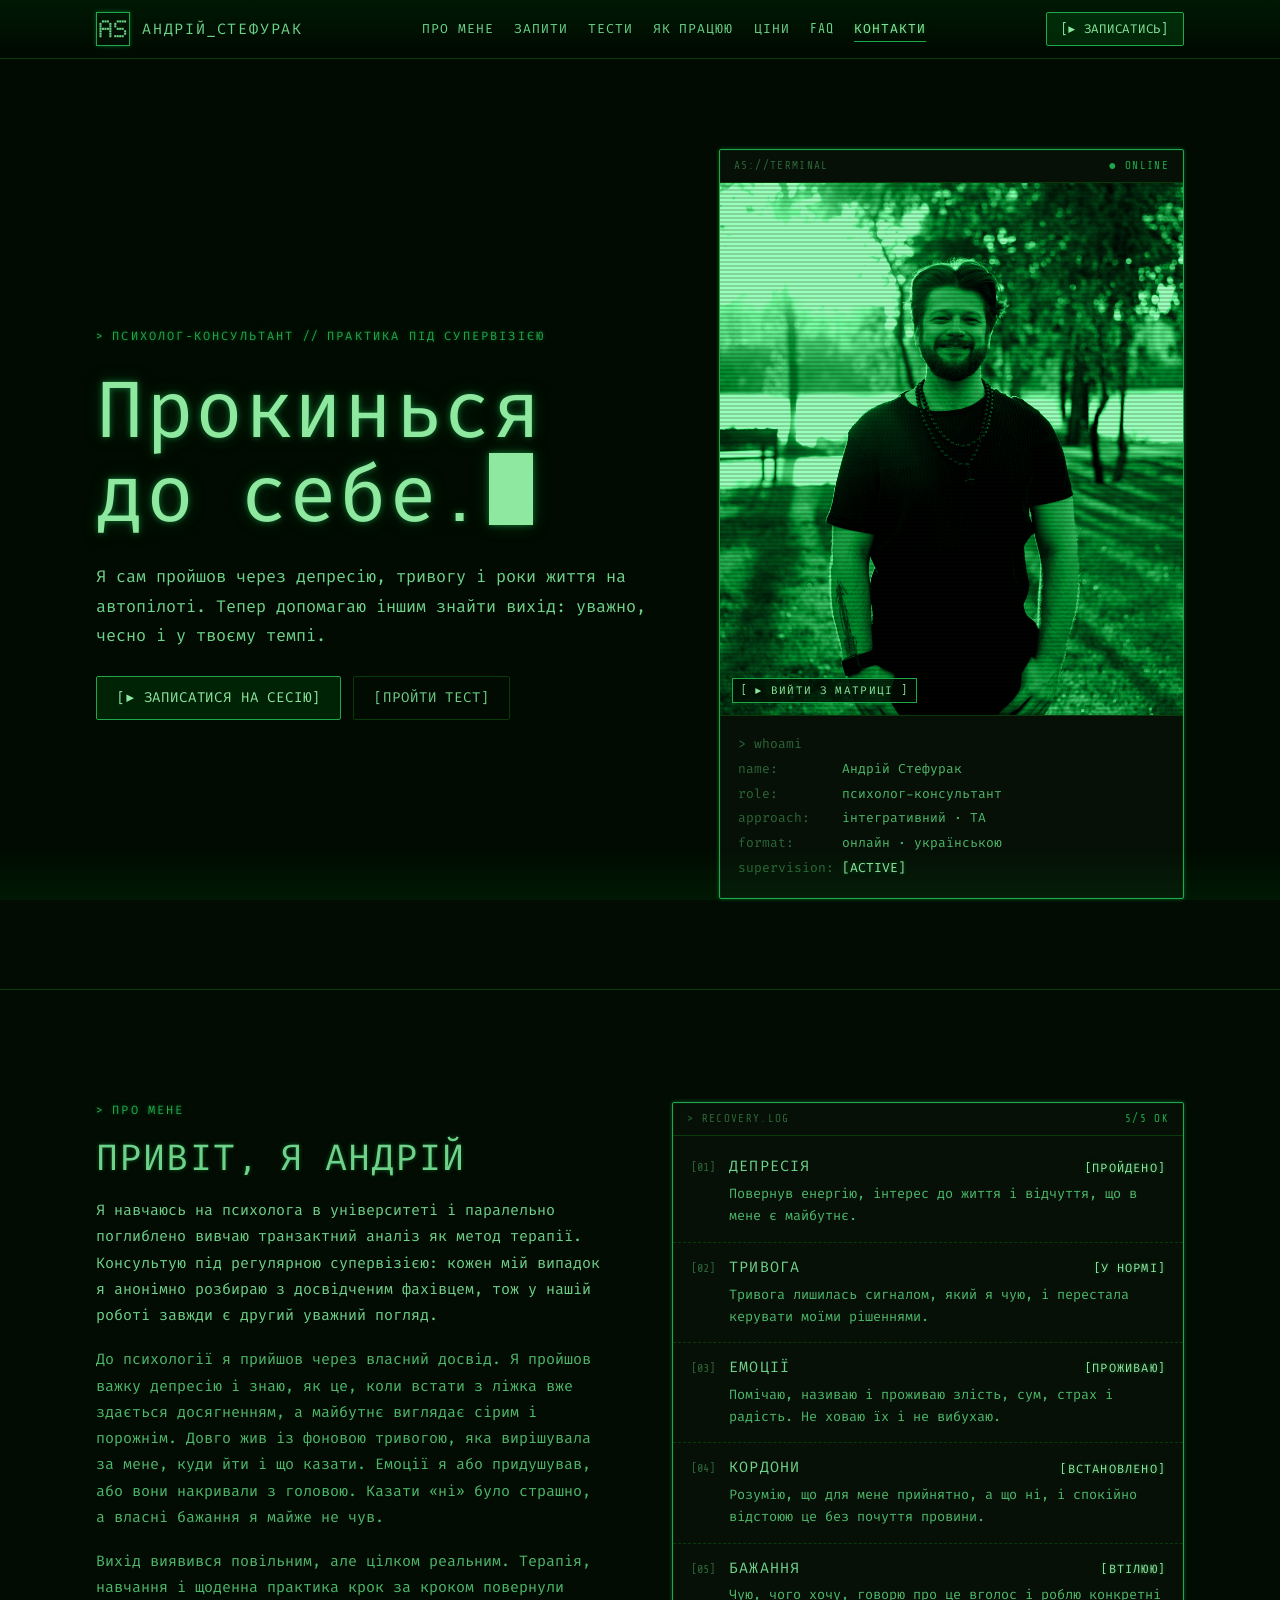
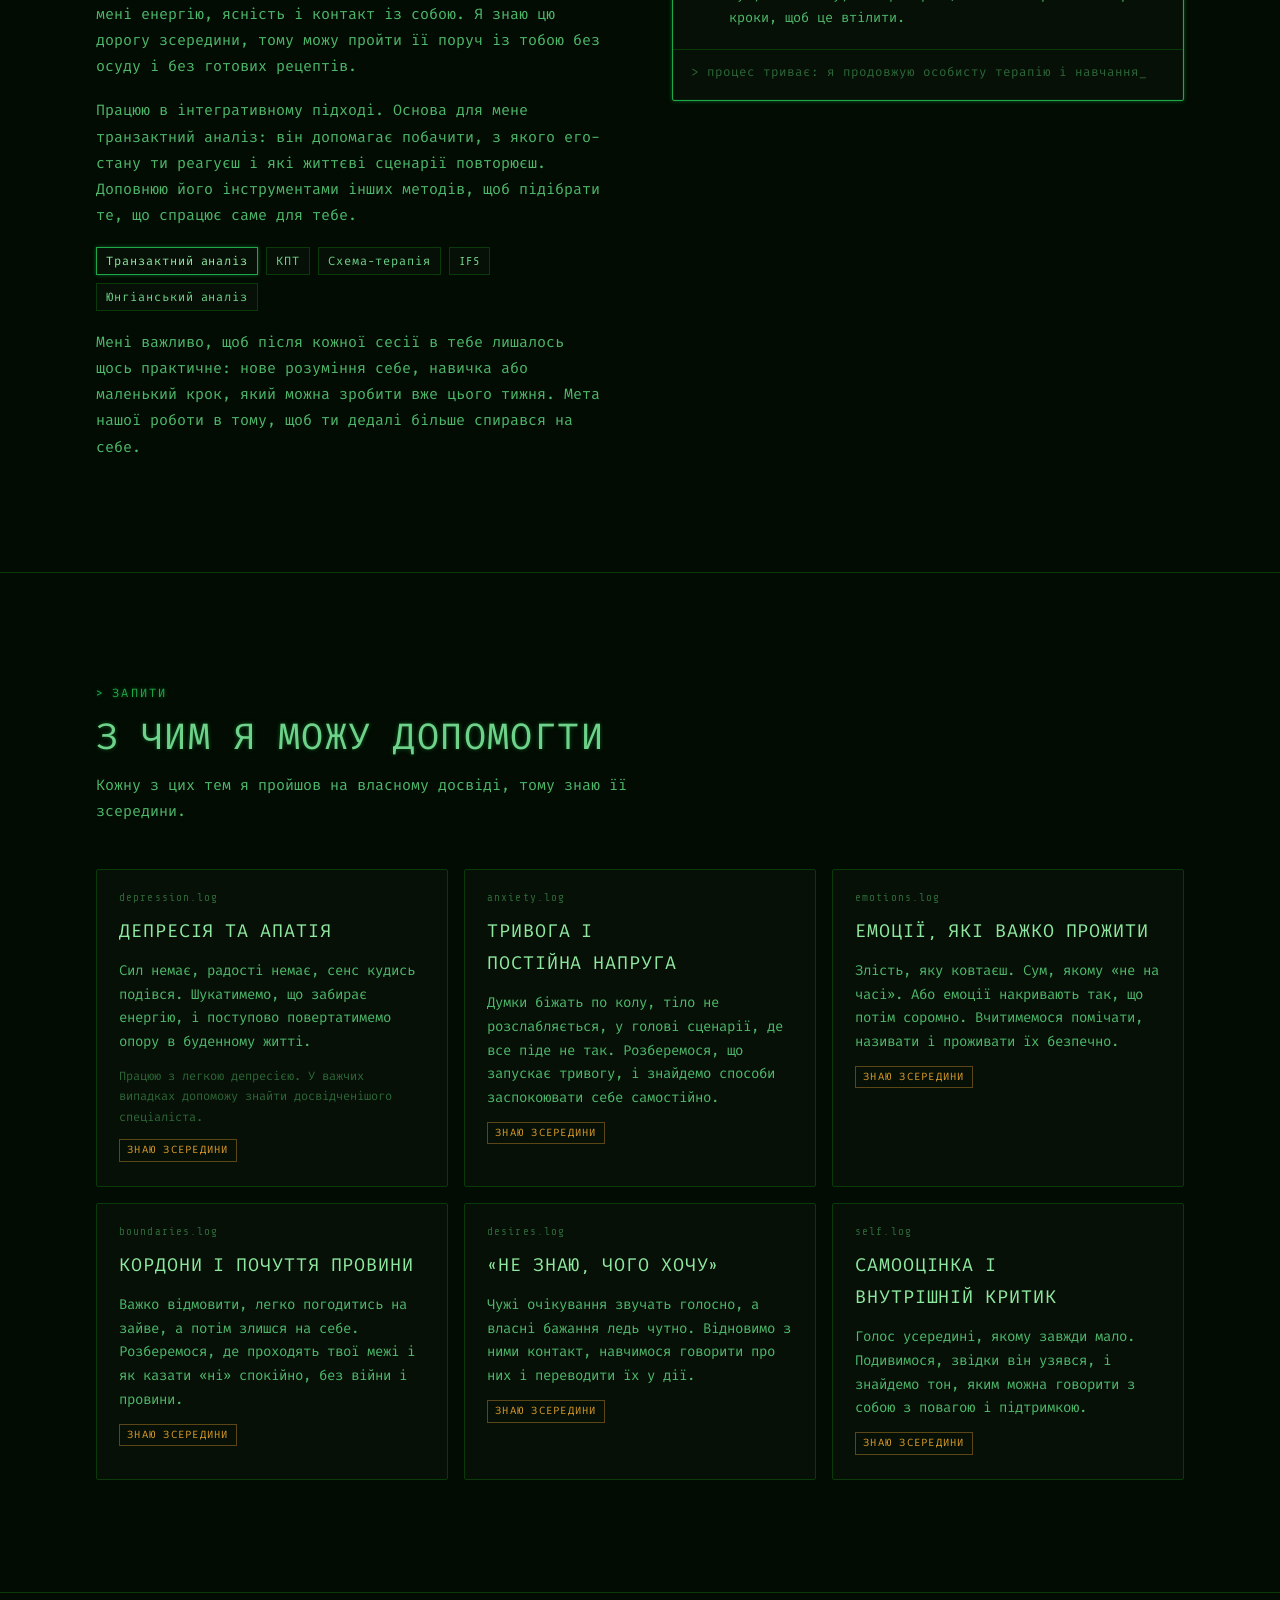
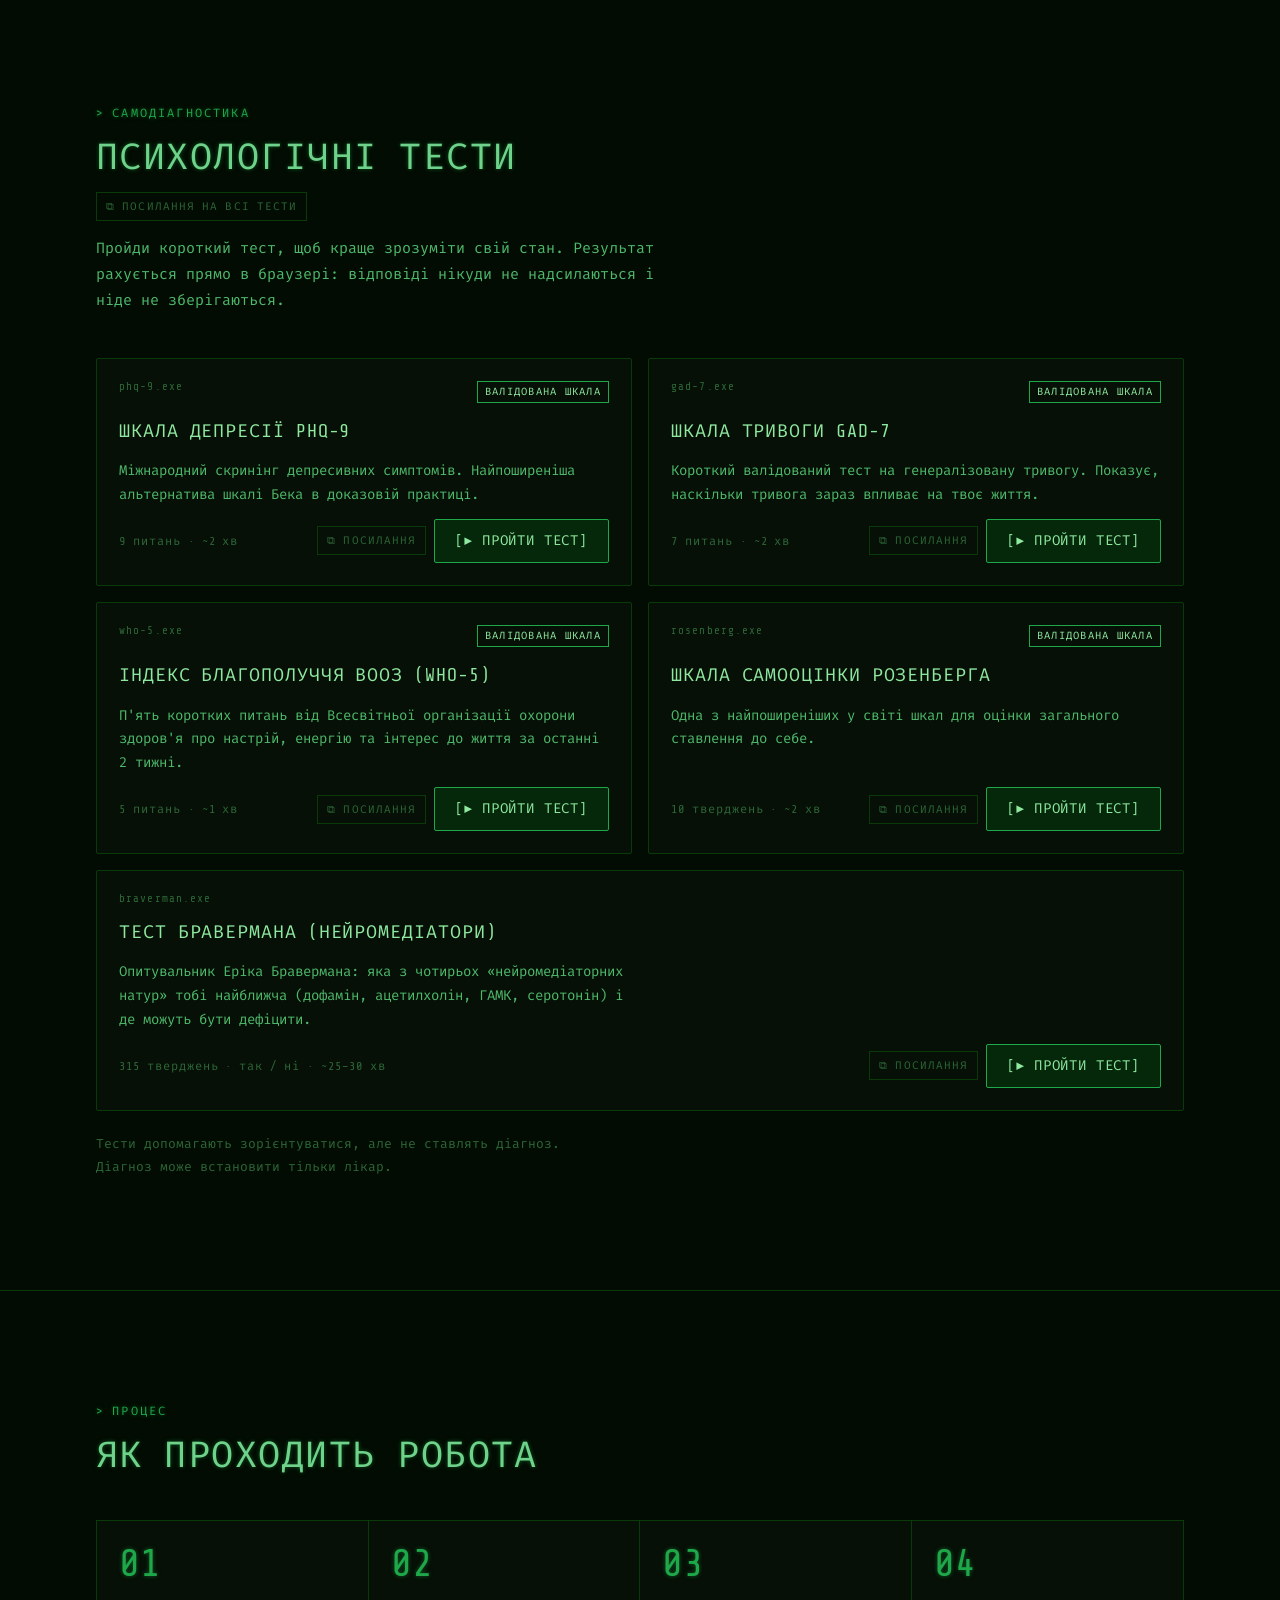
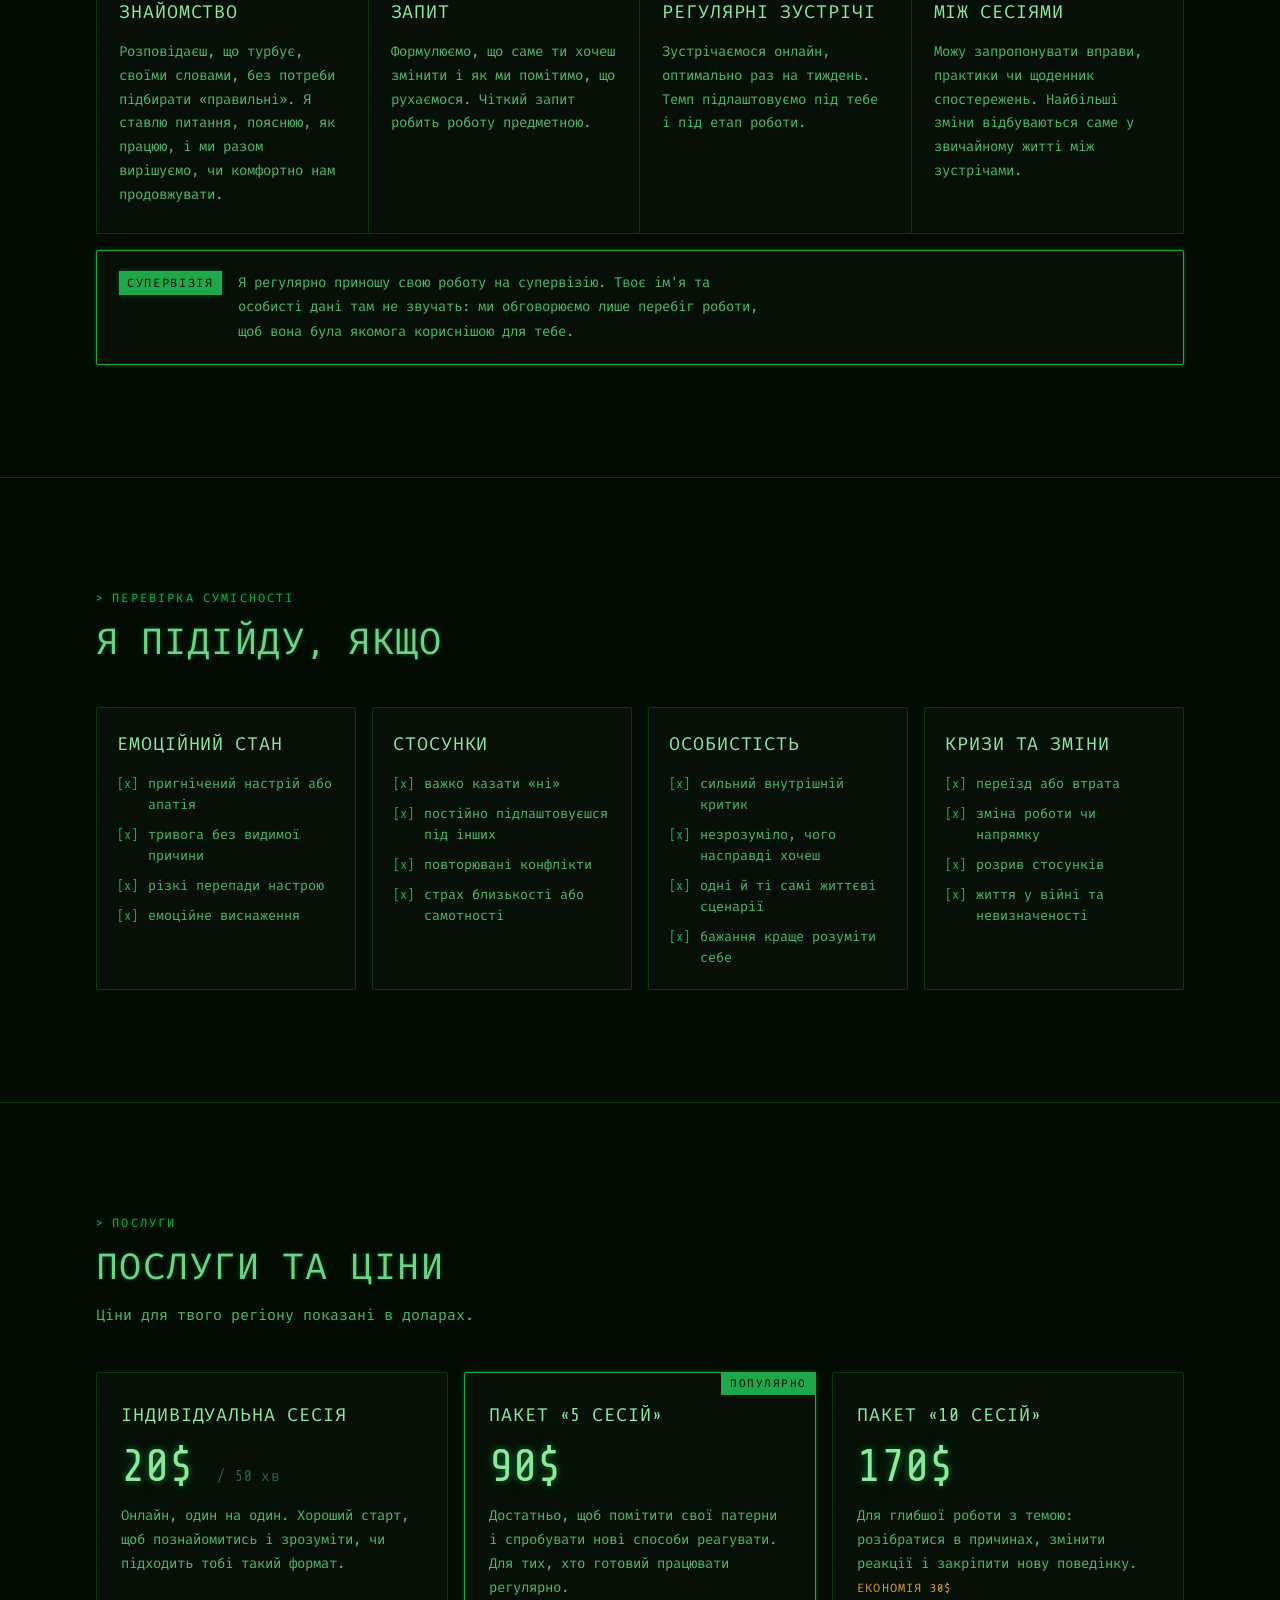
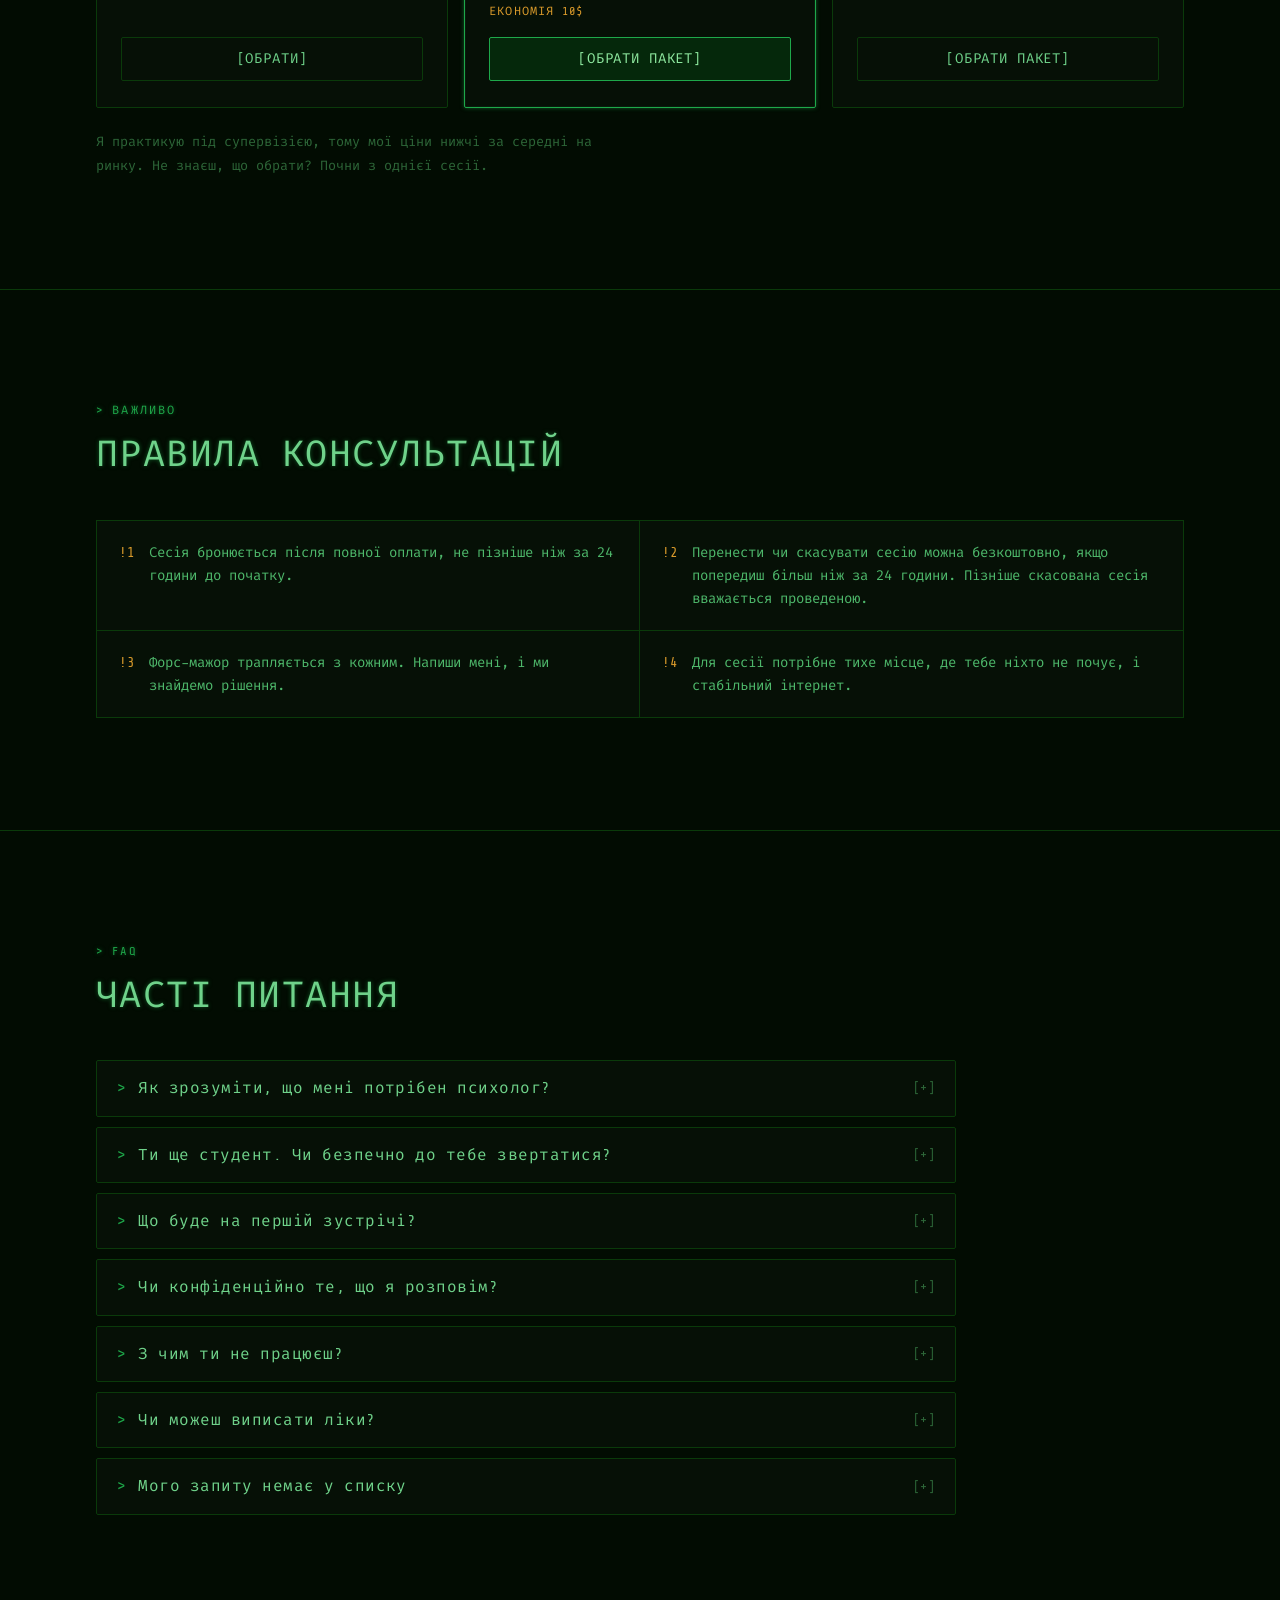
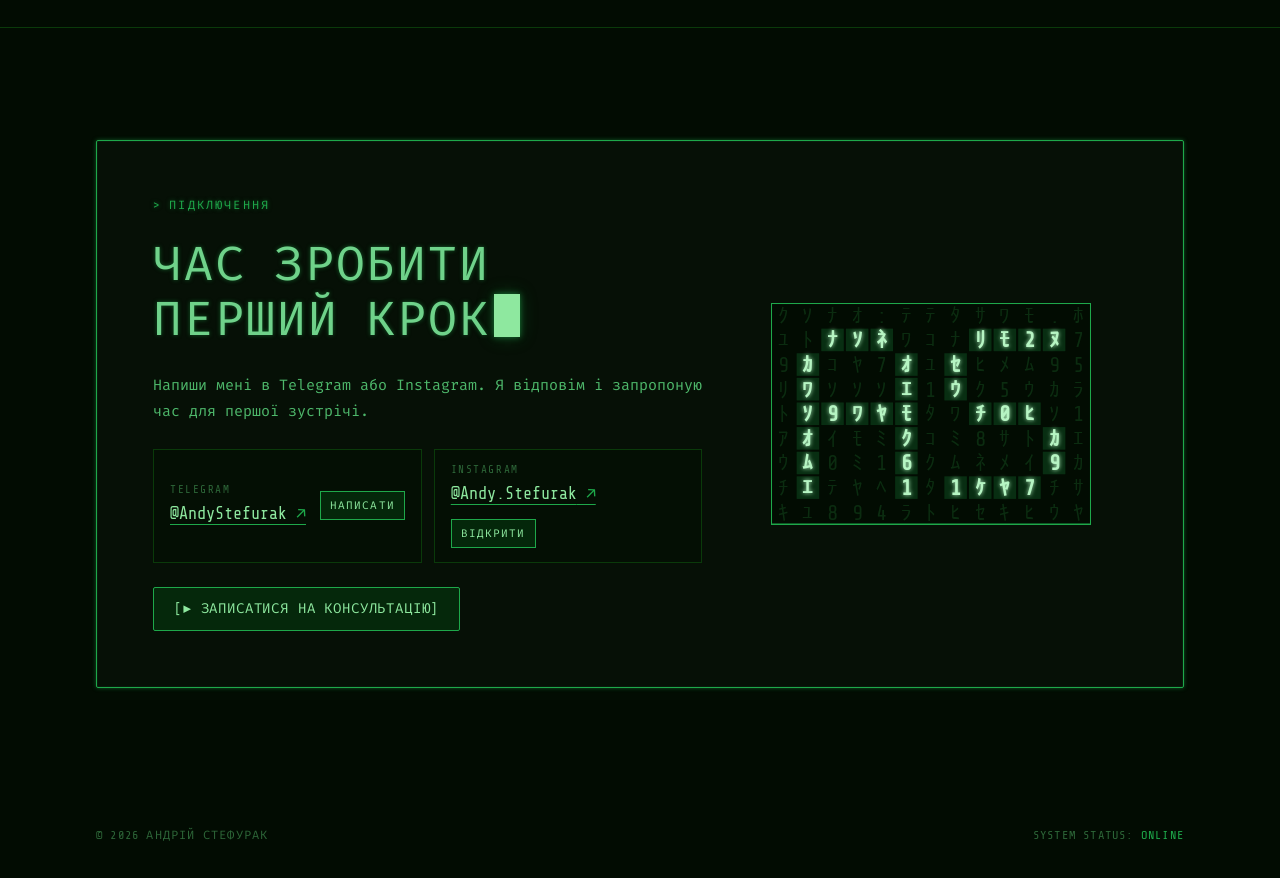
<file: index.html>
<!doctype html>
<html lang="uk">
<head>
<meta charset="utf-8">
<meta name="viewport" content="width=device-width, initial-scale=1, viewport-fit=cover">
<title>Андрій Стефурак — психолог</title>
<meta name="claude:viewport-fit-sides" content="cover">
<meta name="description" content="Андрій Стефурак — психолог-консультант онлайн, практика під супервізією. Депресія, тривога, емоції, кордони, бажання.">
<link rel="canonical" href="https://www.andriistefurak.com/">
<meta property="og:type" content="website">
<meta property="og:site_name" content="Андрій Стефурак">
<meta property="og:title" content="Андрій Стефурак — психолог">
<meta property="og:description" content="Андрій Стефурак — психолог-консультант онлайн, практика під супервізією. Депресія, тривога, емоції, кордони, бажання.">
<meta property="og:url" content="https://www.andriistefurak.com/">
<meta property="og:image" content="https://www.andriistefurak.com/andrii.jpg">
<meta name="twitter:card" content="summary_large_image">
<link rel="icon" type="image/svg+xml" href="data:image/svg+xml,%3Csvg xmlns=%22http://www.w3.org/2000/svg%22 viewBox=%220 0 52 52%22%3E%3Crect width=%2252%22 height=%2252%22 fill=%22%23020c02%22/%3E%3Cg fill=%22%236fd28a%22%3E%3Crect x=%228%22 y=%2212%22 width=%223.4%22 height=%223.4%22/%3E%3Crect x=%2212%22 y=%2212%22 width=%223.4%22 height=%223.4%22/%3E%3Crect x=%2216%22 y=%2212%22 width=%223.4%22 height=%223.4%22/%3E%3Crect x=%2232%22 y=%2212%22 width=%223.4%22 height=%223.4%22/%3E%3Crect x=%2236%22 y=%2212%22 width=%223.4%22 height=%223.4%22/%3E%3Crect x=%2240%22 y=%2212%22 width=%223.4%22 height=%223.4%22/%3E%3Crect x=%2244%22 y=%2212%22 width=%223.4%22 height=%223.4%22/%3E%3Crect x=%224%22 y=%2216%22 width=%223.4%22 height=%223.4%22/%3E%3Crect x=%2220%22 y=%2216%22 width=%223.4%22 height=%223.4%22/%3E%3Crect x=%2228%22 y=%2216%22 width=%223.4%22 height=%223.4%22/%3E%3Crect x=%224%22 y=%2220%22 width=%223.4%22 height=%223.4%22/%3E%3Crect x=%2220%22 y=%2220%22 width=%223.4%22 height=%223.4%22/%3E%3Crect x=%2228%22 y=%2220%22 width=%223.4%22 height=%223.4%22/%3E%3Crect x=%224%22 y=%2224%22 width=%223.4%22 height=%223.4%22/%3E%3Crect x=%228%22 y=%2224%22 width=%223.4%22 height=%223.4%22/%3E%3Crect x=%2212%22 y=%2224%22 width=%223.4%22 height=%223.4%22/%3E%3Crect x=%2216%22 y=%2224%22 width=%223.4%22 height=%223.4%22/%3E%3Crect x=%2220%22 y=%2224%22 width=%223.4%22 height=%223.4%22/%3E%3Crect x=%2232%22 y=%2224%22 width=%223.4%22 height=%223.4%22/%3E%3Crect x=%2236%22 y=%2224%22 width=%223.4%22 height=%223.4%22/%3E%3Crect x=%2240%22 y=%2224%22 width=%223.4%22 height=%223.4%22/%3E%3Crect x=%224%22 y=%2228%22 width=%223.4%22 height=%223.4%22/%3E%3Crect x=%2220%22 y=%2228%22 width=%223.4%22 height=%223.4%22/%3E%3Crect x=%2244%22 y=%2228%22 width=%223.4%22 height=%223.4%22/%3E%3Crect x=%224%22 y=%2232%22 width=%223.4%22 height=%223.4%22/%3E%3Crect x=%2220%22 y=%2232%22 width=%223.4%22 height=%223.4%22/%3E%3Crect x=%2244%22 y=%2232%22 width=%223.4%22 height=%223.4%22/%3E%3Crect x=%224%22 y=%2236%22 width=%223.4%22 height=%223.4%22/%3E%3Crect x=%2220%22 y=%2236%22 width=%223.4%22 height=%223.4%22/%3E%3Crect x=%2228%22 y=%2236%22 width=%223.4%22 height=%223.4%22/%3E%3Crect x=%2232%22 y=%2236%22 width=%223.4%22 height=%223.4%22/%3E%3Crect x=%2236%22 y=%2236%22 width=%223.4%22 height=%223.4%22/%3E%3Crect x=%2240%22 y=%2236%22 width=%223.4%22 height=%223.4%22/%3E%3C/g%3E%3C/svg%3E">
<link rel="preconnect" href="https://fonts.googleapis.com">
<link rel="preconnect" href="https://fonts.gstatic.com" crossorigin>
<link rel="stylesheet" href="https://fonts.googleapis.com/css2?family=Fira+Code:wght@400;500;600&family=Share+Tech+Mono&display=swap">
<style>
/* Layout: terminal-on-CRT — one centered column of neon-bordered panels over a slow matrix rain, scanlines on top. */
:root {
  --bg: #020c02;
  --bg-2: #040f04;
  --card: #061006;
  --neon: #1ea84a;
  --line: #0a3a0a;
  --fg: #6fd28a;
  --fg-2: #4eb86b;
  --dim: #2d6638;
  --muted: #1a4422;
  --bright: #8ee89f;
  --warn: #d99a2b;
  --danger: #e0645c;
  --glow: 0 0 4px rgba(30, 168, 74, .5);
  --glow-strong: 0 0 6px rgba(30, 168, 74, .65), 0 0 18px rgba(30, 168, 74, .25);
  --font-display: "Share Tech Mono", "Fira Code", "Courier New", monospace;
  --font-body: "Fira Code", "Courier New", monospace;
  --radius: 2px;
  --wrap: 1120px;
  color-scheme: dark;
}

* { box-sizing: border-box; }
html { scroll-behavior: smooth; scroll-padding-top: 84px; }
body {
  margin: 0;
  background: var(--bg);
  color: var(--fg-2);
  font: 400 15px/1.75 var(--font-body);
  -webkit-font-smoothing: antialiased;
  overflow-x: hidden;
}
body::before {
  content: ""; position: fixed; inset: 0 0 auto; height: env(safe-area-inset-top, 0px);
  z-index: 60; background: var(--bg);
}
::selection { background: var(--neon); color: var(--bg); }
a { color: var(--bright); text-decoration: none; }
a:hover { text-shadow: var(--glow); }
:focus-visible { outline: 1px dashed var(--bright); outline-offset: 3px; }

/* ── atmosphere ─────────────────────────────── */
#rain { position: fixed; inset: 0; width: 100%; height: 100%; z-index: 0; opacity: .2; pointer-events: none; }
.scanlines::before, .scanlines::after { content: ""; position: fixed; inset: 0; pointer-events: none; z-index: 50; }
.scanlines::before {
  mix-blend-mode: screen;
  background: repeating-linear-gradient(rgba(0,0,0,0) 0, rgba(0,0,0,0) 2px, rgba(0,255,65,.03) 3px, rgba(0,0,0,0) 4px);
}
.scanlines::after {
  background: linear-gradient(rgba(0,255,65,.06), rgba(0,0,0,0) 6%, rgba(0,0,0,0) 94%, rgba(0,255,65,.06));
}
main, header, footer { position: relative; z-index: 2; }

.wrap {
  max-width: var(--wrap); margin: 0 auto;
  padding-left: max(16px, env(safe-area-inset-left, 0px));
  padding-right: max(16px, env(safe-area-inset-right, 0px));
}

/* ── type ───────────────────────────────────── */
h1, h2, h3 { font-family: var(--font-display); font-weight: 400; color: var(--fg); margin: 0; text-wrap: balance; }
h1 { font-size: clamp(2.6rem, 7vw, 5rem); line-height: 1.02; letter-spacing: .02em; color: var(--bright); text-shadow: var(--glow-strong); }
h2 { font-size: clamp(1.6rem, 3.6vw, 2.3rem); line-height: 1.15; letter-spacing: .04em; text-transform: uppercase; text-shadow: var(--glow); }
h3 { font-size: 1.15rem; letter-spacing: .05em; text-transform: uppercase; color: var(--bright); }
p { margin: 0; max-width: 65ch; }
.eyebrow { font: 400 12px/1.4 var(--font-display); letter-spacing: .18em; text-transform: uppercase; color: var(--neon); text-shadow: var(--glow); }
.cursor { display: inline-block; width: .55em; height: .9em; margin-left: .08em; background: var(--bright); box-shadow: var(--glow-strong); vertical-align: -.05em; animation: blink 1.05s steps(1) infinite; }
@keyframes blink { 50% { opacity: 0; } }

/* ── buttons ────────────────────────────────── */
.btn {
  display: inline-flex; align-items: center; gap: .5em;
  font: 400 .88rem/1 var(--font-display); letter-spacing: .06em; text-transform: uppercase;
  padding: 14px 20px; border: 1px solid var(--neon); border-radius: var(--radius);
  background: rgba(0,255,65,.1); color: var(--bright); cursor: pointer;
  transition: background .15s, box-shadow .15s;
}
.btn:hover { background: rgba(0,255,65,.18); box-shadow: var(--glow-strong); text-shadow: none; }
.btn--ghost { background: transparent; border-color: var(--line); color: var(--fg); }
.btn--ghost:hover { border-color: var(--neon); background: rgba(0,255,65,.06); }

/* ── header ─────────────────────────────────── */
.top {
  position: sticky; top: env(safe-area-inset-top, 0px); z-index: 40;
  background: rgba(2,12,2,.88); backdrop-filter: blur(6px);
  border-bottom: 1px solid var(--line);
}
.top .wrap { display: flex; align-items: center; justify-content: space-between; gap: 20px; padding-block: 12px; }
.brand { display: flex; align-items: center; gap: 12px; color: var(--fg); font: 400 15px/1 var(--font-display); letter-spacing: .12em; }
.brand svg { width: 34px; height: 34px; flex: none; border: 1px solid var(--neon); box-shadow: var(--glow); }
.nav { display: flex; gap: 20px; font: 400 13px/1 var(--font-display); letter-spacing: .08em; text-transform: uppercase; }
.nav a { color: var(--fg); padding: 6px 0; border-bottom: 1px solid transparent; transition: color .15s, border-color .15s; }
.nav a:hover, .nav a.active { color: var(--bright); border-bottom-color: var(--neon); text-shadow: var(--glow); }
.top-actions { display: flex; align-items: center; gap: 8px; }
.top .btn { padding: 10px 14px; font-size: .78rem; }
.menu-btn { display: none; }
@media (max-width: 900px) {
  .menu-btn { display: inline-flex; }
  .nav {
    display: none; position: absolute; top: 100%; left: 0; right: 0; flex-direction: column; gap: 0;
    background: var(--bg); border-bottom: 1px solid var(--neon); box-shadow: var(--glow);
    padding-block: 6px 14px;
    padding-left: max(16px, env(safe-area-inset-left, 0px)); padding-right: max(16px, env(safe-area-inset-right, 0px));
  }
  .nav.open { display: flex; }
  .nav a { padding: 15px 0; border-bottom: 1px solid var(--line); font-size: 14px; }
  .nav a::before { content: "> "; color: var(--neon); }
}
@media (max-width: 420px) { .brand span { display: none; } }

/* ── sections ───────────────────────────────── */
section { padding-block: clamp(64px, 9vw, 112px); border-bottom: 1px solid var(--line); }
.section-head { display: grid; gap: 14px; margin-bottom: 44px; }

.panel { background: var(--card); border: 1px solid var(--line); border-radius: var(--radius); }
.panel--neon { border-color: var(--neon); box-shadow: inset 0 0 0 1px rgba(30,168,74,.08), var(--glow); }
.panel-bar {
  display: flex; justify-content: space-between; align-items: center; gap: 12px; padding: 9px 14px;
  border-bottom: 1px solid var(--line); font: 400 11px/1.3 var(--font-display); letter-spacing: .12em; text-transform: uppercase; color: var(--dim);
}
.panel-bar b { color: var(--neon); font-weight: 400; }

/* ── hero ───────────────────────────────────── */
.hero { padding-block: clamp(48px, 7vw, 96px); }
.hero .wrap { display: grid; grid-template-columns: minmax(0, 1.2fr) minmax(0, 1fr); gap: clamp(32px, 5vw, 72px); align-items: center; }
.hero-copy { display: grid; gap: 26px; min-width: 0; }
.hero-copy .lead { font-size: 1.05rem; color: var(--fg); }
.hero-actions { display: flex; flex-wrap: wrap; gap: 12px; }
.hero-card { min-width: 0; }

.photo { position: relative; display: block; width: 100%; padding: 0; border: 0; border-bottom: 1px solid var(--line); background: var(--bg); cursor: default; -webkit-user-select: none; user-select: none; -webkit-touch-callout: none; overflow: hidden; aspect-ratio: 4 / 4.6; max-width: 100%; }
.photo img { display: block; width: 100%; height: 100%; object-fit: cover; object-position: 50% 22%; filter: grayscale(1) contrast(1.15) brightness(.85); transition: filter .6s ease; }
.photo::before { content: ""; position: absolute; inset: 0; background: var(--neon); mix-blend-mode: color; opacity: 1; transition: opacity .6s ease; z-index: 1; }
.photo::after { content: ""; position: absolute; inset: 0; z-index: 2; pointer-events: none;
  background: repeating-linear-gradient(rgba(2,12,2,0) 0, rgba(2,12,2,0) 2px, rgba(2,12,2,.35) 3px, rgba(2,12,2,0) 4px); transition: opacity .6s ease; }
.photo img { pointer-events: none; }
.photo .hint:hover { background: var(--neon); color: var(--bg); text-shadow: none; }
.photo .hint { position: absolute; cursor: pointer; left: 12px; bottom: 12px; z-index: 3; font: 400 11px/1 var(--font-display); letter-spacing: .12em; text-transform: uppercase;
  color: var(--bright); background: rgba(2,12,2,.8); border: 1px solid var(--neon); padding: 6px 8px; }
.photo.is-real img { filter: none; }
.photo.is-real::before, .photo.is-real::after { opacity: 0; }
@media (hover: hover) {
  .photo:hover img { filter: none; }
  .photo:hover::before, .photo:hover::after { opacity: 0; }
}

.whoami { margin: 0; padding: 16px 18px 18px; font: 400 13px/1.9 var(--font-body); color: var(--fg-2); overflow-x: auto; }
.whoami .k { color: var(--dim); }
.whoami .ok { color: var(--bright); text-shadow: var(--glow); }
@media (max-width: 860px) { .hero .wrap { grid-template-columns: minmax(0, 1fr); } .hero-card { max-width: 460px; } }

/* ── about ──────────────────────────────────── */
.about .wrap { display: grid; grid-template-columns: minmax(0, 1fr) minmax(0, 1fr); gap: clamp(32px, 5vw, 64px); align-items: start; }
.about-copy { display: grid; gap: 18px; min-width: 0; }
.about-copy p:first-of-type { color: var(--fg); }
.methods { display: flex; flex-wrap: wrap; gap: 8px; }
.methods span { font: 400 12px/1 var(--font-display); letter-spacing: .08em; border: 1px solid var(--line); background: var(--card); color: var(--fg); padding: 7px 9px; }
.methods span.main { border-color: var(--neon); color: var(--bright); box-shadow: var(--glow); }
.log { min-width: 0; }
.log ol { list-style: none; margin: 0; padding: 6px 0; }
.log li { display: grid; grid-template-columns: auto minmax(0, 1fr); gap: 4px 14px; padding: 14px 18px; border-bottom: 1px dashed var(--line); }
.log li:last-child { border-bottom: 0; }
.log .n { font: 400 12px/1.9 var(--font-display); color: var(--dim); }
.log .row { display: flex; flex-wrap: wrap; justify-content: space-between; gap: 4px 12px; font: 400 15px/1.5 var(--font-display); letter-spacing: .08em; color: var(--fg); }
.log .st { color: var(--bright); text-shadow: var(--glow); font-size: 12px; letter-spacing: .1em; align-self: center; }
.log li p { grid-column: 2; font-size: 13.5px; line-height: 1.65; color: var(--fg-2); }
.log-foot { padding: 12px 18px 16px; border-top: 1px solid var(--line); font-size: 12.5px; color: var(--dim); }
@media (max-width: 860px) { .about .wrap { grid-template-columns: minmax(0, 1fr); } }

/* ── cards ──────────────────────────────────── */
.grid-3 { display: grid; grid-template-columns: repeat(3, minmax(0, 1fr)); gap: 16px; }
@media (max-width: 960px) { .grid-3 { grid-template-columns: repeat(2, minmax(0, 1fr)); } }
@media (max-width: 620px) { .grid-3 { grid-template-columns: minmax(0, 1fr); } }
.card { display: grid; align-content: start; gap: 12px; padding: 22px 22px 24px; transition: border-color .15s, box-shadow .15s; }
.card:hover { border-color: var(--neon); box-shadow: var(--glow); }
.card .file { font: 400 11px/1 var(--font-display); letter-spacing: .1em; color: var(--dim); }
.card p { font-size: 14px; line-height: 1.7; }
.tag { justify-self: start; font: 400 10.5px/1 var(--font-display); letter-spacing: .12em; text-transform: uppercase; color: var(--warn); border: 1px solid rgba(217,154,43,.4); padding: 5px 7px; }

/* ── tests ──────────────────────────────────── */
.tests { display: grid; grid-template-columns: repeat(2, minmax(0, 1fr)); gap: 16px; }
.tests > :last-child:nth-child(odd) { grid-column: 1 / -1; }
@media (max-width: 720px) { .tests { grid-template-columns: minmax(0, 1fr); } }
.test-card { display: grid; grid-template-rows: auto auto 1fr auto; gap: 12px; padding: 22px; }
.test-card .head { display: flex; justify-content: space-between; gap: 10px; flex-wrap: wrap; }
.test-card .kind { font: 400 10.5px/1 var(--font-display); letter-spacing: .12em; text-transform: uppercase; padding: 5px 7px; border: 1px solid var(--neon); color: var(--bright); }
.test-card p { font-size: 14px; line-height: 1.7; }
.test-card .foot { display: flex; justify-content: space-between; align-items: center; gap: 12px; flex-wrap: wrap; }
.test-card .foot-actions { display: flex; gap: 8px; align-items: center; flex-wrap: wrap; }
.test-card .meta { font: 400 12px/1 var(--font-display); letter-spacing: .08em; color: var(--dim); }
.tests-note { margin-top: 22px; color: var(--dim); font-size: 13px; }

/* test dialog */
.dlg { width: min(680px, calc(100vw - 32px)); max-height: calc(100dvh - 32px); padding: 0; border: 1px solid var(--neon); border-radius: var(--radius);
  background: var(--card); color: var(--fg-2); box-shadow: var(--glow-strong); overflow: auto; }
.dlg::backdrop { background: rgba(2,12,2,.86); backdrop-filter: blur(3px); }
.dlg { overscroll-behavior: contain; }
html.is-locked, html.is-locked body { overflow: hidden; }
html.is-locked body { touch-action: none; }
html.is-locked .dlg { touch-action: pan-y; }
.opts.scale10 { grid-template-columns: repeat(11, minmax(0, 1fr)); gap: 4px; }
.opts.scale10 .opt { grid-template-columns: 1fr; justify-items: center; padding: 14px 0; font: 400 1rem/1 var(--font-display); }
.scale-ends { display: flex; justify-content: space-between; gap: 12px; font-size: 12px; color: var(--dim); }
@media (max-width: 520px) { .opts.scale10 { grid-template-columns: repeat(6, minmax(0, 1fr)); } }
.bars { display: grid; gap: 10px; }
.bar-row { display: grid; grid-template-columns: 13em minmax(0, 1fr) 3.6em; gap: 12px; align-items: center; font: 400 13px/1.3 var(--font-display); letter-spacing: .03em; color: var(--fg); }
.bar-row .track { height: 12px; background: var(--bg-2); border: 1px solid var(--line); }
.bar-row .track i { display: block; height: 100%; background: var(--neon); box-shadow: var(--glow); }
.bar-row.low, .bar-row.warn { color: var(--warn); }
.bar-row.dim { color: var(--dim); }
.bar-row.dim .track i { opacity: .45; }
.bar-row.low .track i, .bar-row.warn .track i { background: var(--warn); box-shadow: none; }
.bar-row .v { text-align: right; color: var(--dim); font-variant-numeric: tabular-nums; }
@media (max-width: 480px) { .bar-row { grid-template-columns: minmax(0, 1fr) 3.6em; } .bar-row .track { grid-column: 1 / -1; grid-row: 2; } }
.dlg .panel-bar { position: sticky; top: 0; background: var(--card); z-index: 1; }
.x { background: none; border: 0; color: var(--dim); font: 400 13px/1 var(--font-display); letter-spacing: .1em; cursor: pointer; padding: 4px; }
.x:hover { color: var(--bright); }
.dlg-body { padding: clamp(20px, 4vw, 32px); display: grid; gap: 20px; }
.dlg-body h3 { font-size: 1.4rem; }
.dlg-body p { font-size: 14.5px; }
.progress { display: grid; gap: 8px; }
.progress .count { font: 400 12px/1 var(--font-display); letter-spacing: .12em; color: var(--dim); }
.progress .bar { height: 4px; background: var(--line); }
.progress .bar i { display: block; height: 100%; background: var(--neon); box-shadow: var(--glow); transition: width .2s; }
.q-prompt { font-size: 13px; color: var(--dim); }
.q-text { font: 400 1.25rem/1.45 var(--font-display); color: var(--bright); letter-spacing: .02em; }
.opts { display: grid; gap: 8px; }
.opt { display: grid; grid-template-columns: auto minmax(0, 1fr); gap: 12px; align-items: center; text-align: left; width: 100%;
  padding: 13px 16px; background: var(--bg-2); border: 1px solid var(--line); color: var(--fg); font: 400 14px/1.4 var(--font-body); cursor: pointer; }
.opt:hover { border-color: var(--neon); background: rgba(0,255,65,.06); }
.opt.sel { border-color: var(--neon); background: rgba(0,255,65,.12); color: var(--bright); box-shadow: var(--glow); }
.opt kbd { font: 400 12px/1 var(--font-display); color: var(--neon); }
.dlg-nav { display: flex; justify-content: space-between; gap: 12px; flex-wrap: wrap; }
.score { display: flex; align-items: baseline; gap: 12px; flex-wrap: wrap; }
.score b { font: 400 3.4rem/1 var(--font-display); color: var(--bright); text-shadow: var(--glow-strong); font-variant-numeric: tabular-nums; }
.score span { font: 400 14px/1 var(--font-display); color: var(--dim); letter-spacing: .08em; }
.band { font: 400 1.1rem/1.3 var(--font-display); letter-spacing: .08em; text-transform: uppercase; color: var(--bright); }
.scale { display: grid; grid-template-columns: repeat(var(--n), minmax(0, 1fr)); gap: 3px; }
.scale div { overflow-wrap: break-word; hyphens: auto; padding-top: 8px; border-top: 4px solid var(--line); font: 400 10.5px/1.3 var(--font-display); color: var(--dim); letter-spacing: .04em; }
.scale div.on { border-color: var(--neon); color: var(--bright); box-shadow: 0 -4px 8px -4px rgba(30,168,74,.7); }
@media (max-width: 640px) {
  .scale { grid-template-columns: minmax(0, 1fr); gap: 4px; }
  .scale div { padding: 4px 0 4px 12px; border-top: 0; border-left: 4px solid var(--line); font-size: 12px; }
  .scale div.on { box-shadow: -4px 0 8px -4px rgba(30,168,74,.7); }
}
.alert { border: 1px solid var(--danger); background: rgba(224,100,92,.08); padding: 14px 16px; color: #f2b2ad; font-size: 14px; line-height: 1.65; }
.alert b { color: #ffd4d0; font-weight: 500; }
.fine { font-size: 12px !important; color: var(--dim); line-height: 1.6; }
.btn:disabled { opacity: .45; cursor: not-allowed; box-shadow: none; background: transparent; }

/* ── process ────────────────────────────────── */
.steps { display: grid; grid-template-columns: repeat(4, minmax(0, 1fr)); gap: 0; border: 1px solid var(--line); background: var(--card); }
.step { display: grid; align-content: start; gap: 12px; padding: 24px 22px 26px; border-right: 1px solid var(--line); }
.step:last-child { border-right: 0; }
.step .num { font: 400 2.4rem/1 var(--font-display); color: var(--neon); text-shadow: var(--glow); }
.step p { font-size: 14px; line-height: 1.7; }
@media (max-width: 960px) {
  .steps { grid-template-columns: repeat(2, minmax(0, 1fr)); }
  .step:nth-child(2) { border-right: 0; }
  .step:nth-child(-n+2) { border-bottom: 1px solid var(--line); }
}
@media (max-width: 560px) {
  .steps { grid-template-columns: minmax(0, 1fr); }
  .step { border-right: 0; border-bottom: 1px solid var(--line); }
  .step:last-child { border-bottom: 0; }
}
.note { margin-top: 16px; display: grid; grid-template-columns: auto minmax(0, 1fr); gap: 16px; align-items: start; padding: 20px 22px; }
.note .badge { font: 400 12px/1 var(--font-display); letter-spacing: .14em; color: var(--bg); background: var(--neon); padding: 6px 8px; box-shadow: var(--glow); }
.note p { font-size: 14px; }
@media (max-width: 560px) { .note { grid-template-columns: minmax(0, 1fr); } .note .badge { justify-self: start; } }

/* ── fit list ───────────────────────────────── */
.fit { display: grid; grid-template-columns: repeat(4, minmax(0, 1fr)); gap: 16px; }
@media (max-width: 960px) { .fit { grid-template-columns: repeat(2, minmax(0, 1fr)); } }
@media (max-width: 520px) { .fit { grid-template-columns: minmax(0, 1fr); } }
.fit .panel { padding: 20px; display: grid; align-content: start; gap: 14px; }
.fit ul { list-style: none; margin: 0; padding: 0; display: grid; gap: 9px; }
.fit li { display: grid; grid-template-columns: auto minmax(0, 1fr); gap: 10px; font-size: 13.5px; line-height: 1.55; }
.fit li::before { content: "[x]"; font-family: var(--font-display); color: var(--neon); }

/* ── pricing ────────────────────────────────── */
.prices { display: grid; grid-template-columns: repeat(3, minmax(0, 1fr)); gap: 16px; align-items: stretch; }
@media (max-width: 900px) { .prices { grid-template-columns: minmax(0, 1fr); max-width: 520px; } }
.price { position: relative; display: grid; grid-template-rows: auto auto 1fr auto; gap: 14px; padding: 26px 24px; }
.price .amount { font: 400 2.8rem/1 var(--font-display); color: var(--bright); text-shadow: var(--glow-strong); font-variant-numeric: tabular-nums; }
.price .amount small { font-size: .9rem; color: var(--dim); letter-spacing: .06em; text-shadow: none; }
.price p { font-size: 14px; line-height: 1.7; }
.price .save { font: 400 12px/1 var(--font-display); letter-spacing: .1em; text-transform: uppercase; color: var(--warn); }
.price .btn { justify-content: center; }
.ribbon { position: absolute; top: -1px; right: -1px; font: 400 11px/1 var(--font-display); letter-spacing: .14em; background: var(--neon); color: var(--bg); padding: 6px 9px; }
.cur { display: inline-flex; border: 1px solid var(--line); margin-bottom: 22px; }
.cur button { font: 400 12px/1 var(--font-display); letter-spacing: .12em; padding: 10px 14px; background: transparent; color: var(--dim); border: 0; cursor: pointer; }
.cur button[aria-pressed="true"] { background: rgba(0,255,65,.12); color: var(--bright); box-shadow: inset 0 0 0 1px var(--neon); }
.prices-note { margin-top: 22px; color: var(--dim); font-size: 13.5px; }

/* ── rules ──────────────────────────────────── */
.rules { display: grid; grid-template-columns: repeat(2, minmax(0, 1fr)); gap: 0; margin: 0; padding: 0; border: 1px solid var(--line); background: var(--card); counter-reset: r; }
.rules li { list-style: none; display: grid; grid-template-columns: auto minmax(0, 1fr); gap: 14px; padding: 20px 22px; border-bottom: 1px solid var(--line); font-size: 14px; line-height: 1.65; }
.rules li:nth-child(odd) { border-right: 1px solid var(--line); }
.rules li:nth-last-child(-n+2) { border-bottom: 0; }
.rules li::before { counter-increment: r; content: "!" counter(r); font-family: var(--font-display); color: var(--warn); }
@media (max-width: 720px) {
  .rules { grid-template-columns: minmax(0, 1fr); }
  .rules li:nth-child(odd) { border-right: 0; }
  .rules li:nth-last-child(2) { border-bottom: 1px solid var(--line); }
}

/* ── faq ────────────────────────────────────── */
.faq { display: grid; gap: 10px; max-width: 860px; }
.faq details { background: var(--card); border: 1px solid var(--line); border-radius: var(--radius); }
.faq details[open] { border-color: var(--neon); box-shadow: var(--glow); }
.faq summary {
  list-style: none; cursor: pointer; display: grid; grid-template-columns: auto minmax(0, 1fr) auto; gap: 12px; align-items: center;
  padding: 16px 20px; color: var(--fg); font: 400 1rem/1.4 var(--font-display); letter-spacing: .03em;
}
.faq summary::-webkit-details-marker { display: none; }
.faq summary::before { content: ">"; color: var(--neon); }
.faq summary::after { content: "[+]"; color: var(--dim); font-size: 13px; }
.faq details[open] summary::after { content: "[–]"; color: var(--neon); }
.faq summary:hover { color: var(--bright); }
.faq details > div { padding: 0 20px 18px 42px; font-size: 14px; line-height: 1.75; display: grid; gap: 10px; }
.faq .hotline { color: var(--bright); }

/* ── contact ────────────────────────────────── */
.contact { border-bottom: 0; }
.contact .panel { padding: clamp(28px, 5vw, 56px); display: grid; grid-template-columns: minmax(0, 1.4fr) minmax(0, 1fr); gap: 32px; align-items: center; }
.contact-copy { display: grid; gap: 24px; justify-items: start; min-width: 0; }
.contact h2 { font-size: clamp(1.8rem, 4.4vw, 3rem); }
.contact .logo-big { width: 100%; max-width: 320px; height: auto; justify-self: center; }
@media (max-width: 820px) { .contact .panel { grid-template-columns: minmax(0, 1fr); } .contact .logo-big { max-width: 240px; justify-self: start; } }
.contacts { display: grid; grid-template-columns: repeat(2, minmax(0, 1fr)); gap: 12px; width: 100%; }
@media (max-width: 560px) { .contacts { grid-template-columns: minmax(0, 1fr); } }
.contact-row { display: flex; flex-wrap: wrap; justify-content: space-between; align-items: center; gap: 12px; padding: 14px 16px; border: 1px solid var(--line); background: var(--bg-2); }
.contact-row .lbl { font: 400 11px/1 var(--font-display); letter-spacing: .14em; color: var(--dim); text-transform: uppercase; margin-bottom: 6px; }
.contact-row .handle { font: 400 1.05rem/1.2 var(--font-display); white-space: nowrap; color: var(--bright);
  text-decoration: underline; text-decoration-color: var(--neon); text-decoration-thickness: 1px; text-underline-offset: 5px; }
.contact-row .handle::after { content: " ↗"; color: var(--neon); }
.contact-row .handle:hover { background: var(--neon); color: var(--bg); text-decoration: none; text-shadow: none; }
.contact-row .handle:hover::after { color: var(--bg); }
.open { font: 400 11px/1 var(--font-display); letter-spacing: .1em; text-transform: uppercase; color: var(--bright); border: 1px solid var(--neon); background: rgba(0,255,65,.1); padding: 8px 9px; white-space: nowrap; }
.open:hover { background: var(--neon); color: var(--bg); text-shadow: none; }
.copy { font: 400 11px/1 var(--font-display); letter-spacing: .1em; text-transform: uppercase; background: transparent; color: var(--dim); border: 1px solid var(--line); padding: 8px 9px; cursor: pointer; }
.copy:hover { color: var(--bright); border-color: var(--neon); }

footer .wrap { display: flex; flex-wrap: wrap; justify-content: space-between; gap: 10px; padding-block: 26px 34px; font: 400 12px/1.5 var(--font-display); letter-spacing: .1em; color: var(--dim); text-transform: uppercase; }
footer .on { color: var(--neon); }

@media (prefers-reduced-motion: reduce) {
  html { scroll-behavior: auto; }
  .cursor { animation: none; }
  #rain { display: none; }
  .photo img, .photo::before, .photo::after { transition: none; }
}
</style>
</head>
<body class="scanlines">
<canvas id="rain" aria-hidden="true"></canvas>

<header class="top">
  <div class="wrap">
    <a class="brand" href="#top" aria-label="Андрій Стефурак — на початок">
      <svg id="logo-mini" viewBox="0 0 52 52" aria-hidden="true"></svg>
      <span>АНДРІЙ_СТЕФУРАК</span>
    </a>
    <nav class="nav" id="nav" aria-label="Розділи">
      <a href="#about">Про мене</a>
      <a href="#help">Запити</a>
      <a href="#tests">Тести</a>
      <a href="#process">Як працюю</a>
      <a href="#prices">Ціни</a>
      <a href="#faq">FAQ</a>
      <a href="#contact">Контакти</a>
    </nav>
    <div class="top-actions">
      <a class="btn" href="https://t.me/AndyStefurak" target="_blank" rel="noopener">[▶ Записатись]</a>
      <button class="btn btn--ghost menu-btn" type="button" id="menu-btn" aria-expanded="false" aria-controls="nav">[≡ Меню]</button>
    </div>
  </div>
</header>

<main id="top">

  <!-- HERO -->
  <section class="hero">
    <div class="wrap">
      <div class="hero-copy">
        <div class="eyebrow">&gt; Психолог-консультант // практика під супервізією</div>
        <h1>Прокинься<br>до себе.<span class="cursor" aria-hidden="true"></span></h1>
        <p class="lead">Я сам пройшов через депресію, тривогу і роки життя на автопілоті. Тепер допомагаю іншим знайти вихід: уважно, чесно і у твоєму темпі.</p>
        <div class="hero-actions">
          <a class="btn" href="https://t.me/AndyStefurak" target="_blank" rel="noopener">[▶ Записатися на сесію]</a>
          <a class="btn btn--ghost" href="#tests">[Пройти тест]</a>
        </div>
      </div>

      <div class="hero-card panel panel--neon">
        <div class="panel-bar"><span>AS://terminal</span><b>● online</b></div>
        <div class="photo" id="photo" title="Наведи, торкнись або утримуй, щоб побачити в кольорі">
          <img draggable="false" src="andrii.jpg" alt="Андрій Стефурак усміхається в парку на заході сонця" width="900" height="1200">
          <a class="hint" href="#process">[ ▶ вийти з матриці ]</a>
        </div>
<pre class="whoami"><span class="k">&gt; whoami</span>
<span class="k">name:</span>        Андрій Стефурак
<span class="k">role:</span>        психолог-консультант
<span class="k">approach:</span>    інтегративний · ТА
<span class="k">format:</span>      онлайн · українською
<span class="k">supervision:</span> <span class="ok">[ACTIVE]</span></pre>
      </div>
    </div>
  </section>

  <!-- ABOUT -->
  <section id="about" class="about">
    <div class="wrap">
      <div class="about-copy">
        <div class="eyebrow">&gt; Про мене</div>
        <h2>Привіт, я Андрій</h2>
        <p>Я навчаюсь на психолога в університеті і паралельно поглиблено вивчаю транзактний аналіз як метод терапії. Консультую під регулярною супервізією: кожен мій випадок я анонімно розбираю з досвідченим фахівцем, тож у нашій роботі завжди є другий уважний погляд.</p>
        <p>До психології я прийшов через власний досвід. Я пройшов важку депресію і знаю, як це, коли встати з ліжка вже здається досягненням, а майбутнє виглядає сірим і порожнім. Довго жив із фоновою тривогою, яка вирішувала за мене, куди йти і що казати. Емоції я або придушував, або вони накривали з головою. Казати «ні» було страшно, а власні бажання я майже не чув.</p>
        <p>Вихід виявився повільним, але цілком реальним. Терапія, навчання і щоденна практика крок за кроком повернули мені енергію, ясність і контакт із собою. Я знаю цю дорогу зсередини, тому можу пройти її поруч із тобою без осуду і без готових рецептів.</p>
        <p>Працюю в інтегративному підході. Основа для мене транзактний аналіз: він допомагає побачити, з якого его-стану ти реагуєш і які життєві сценарії повторюєш. Доповнюю його інструментами інших методів, щоб підібрати те, що спрацює саме для тебе.</p>
        <div class="methods" aria-label="Методи">
          <span class="main">Транзактний аналіз</span>
          <span>КПТ</span>
          <span>Схема-терапія</span>
          <span>IFS</span>
          <span>Юнгіанський аналіз</span>
        </div>
        <p>Мені важливо, щоб після кожної сесії в тебе лишалось щось практичне: нове розуміння себе, навичка або маленький крок, який можна зробити вже цього тижня. Мета нашої роботи в тому, щоб ти дедалі більше спирався на себе.</p>
      </div>

      <div class="log panel panel--neon" aria-label="Мій шлях">
        <div class="panel-bar"><span>&gt; recovery.log</span><b>5/5 ok</b></div>
        <ol>
          <li><span class="n">[01]</span>
            <div class="row"><span>ДЕПРЕСІЯ</span><span class="st">[ПРОЙДЕНО]</span></div>
            <p>Повернув енергію, інтерес до життя і відчуття, що в мене є майбутнє.</p></li>
          <li><span class="n">[02]</span>
            <div class="row"><span>ТРИВОГА</span><span class="st">[У НОРМІ]</span></div>
            <p>Тривога лишилась сигналом, який я чую, і перестала керувати моїми рішеннями.</p></li>
          <li><span class="n">[03]</span>
            <div class="row"><span>ЕМОЦІЇ</span><span class="st">[ПРОЖИВАЮ]</span></div>
            <p>Помічаю, називаю і проживаю злість, сум, страх і радість. Не ховаю їх і не вибухаю.</p></li>
          <li><span class="n">[04]</span>
            <div class="row"><span>КОРДОНИ</span><span class="st">[ВСТАНОВЛЕНО]</span></div>
            <p>Розумію, що для мене прийнятно, а що ні, і спокійно відстоюю це без почуття провини.</p></li>
          <li><span class="n">[05]</span>
            <div class="row"><span>БАЖАННЯ</span><span class="st">[ВТІЛЮЮ]</span></div>
            <p>Чую, чого хочу, говорю про це вголос і роблю конкретні кроки, щоб це втілити.</p></li>
        </ol>
        <div class="log-foot">&gt; процес триває: я продовжую особисту терапію і навчання_</div>
      </div>
    </div>
  </section>

  <!-- HELP -->
  <section id="help">
    <div class="wrap">
      <div class="section-head">
        <div class="eyebrow">&gt; Запити</div>
        <h2>З чим я можу допомогти</h2>
        <p>Кожну з цих тем я пройшов на власному досвіді, тому знаю її зсередини.</p>
      </div>
      <div class="grid-3">
        <article class="card panel">
          <span class="file">depression.log</span>
          <h3>Депресія та апатія</h3>
          <p>Сил немає, радості немає, сенс кудись подівся. Шукатимемо, що забирає енергію, і поступово повертатимемо опору в буденному житті.</p>
          <p class="fine">Працюю з легкою депресією. У важчих випадках допоможу знайти досвідченішого спеціаліста.</p>
          <span class="tag">знаю зсередини</span>
        </article>
        <article class="card panel">
          <span class="file">anxiety.log</span>
          <h3>Тривога і постійна напруга</h3>
          <p>Думки біжать по колу, тіло не розслабляється, у голові сценарії, де все піде не так. Розберемося, що запускає тривогу, і знайдемо способи заспокоювати себе самостійно.</p>
          <span class="tag">знаю зсередини</span>
        </article>
        <article class="card panel">
          <span class="file">emotions.log</span>
          <h3>Емоції, які важко прожити</h3>
          <p>Злість, яку ковтаєш. Сум, якому «не на часі». Або емоції накривають так, що потім соромно. Вчитимемося помічати, називати і проживати їх безпечно.</p>
          <span class="tag">знаю зсередини</span>
        </article>
        <article class="card panel">
          <span class="file">boundaries.log</span>
          <h3>Кордони і почуття провини</h3>
          <p>Важко відмовити, легко погодитись на зайве, а потім злишся на себе. Розберемося, де проходять твої межі і як казати «ні» спокійно, без війни і провини.</p>
          <span class="tag">знаю зсередини</span>
        </article>
        <article class="card panel">
          <span class="file">desires.log</span>
          <h3>«Не знаю, чого хочу»</h3>
          <p>Чужі очікування звучать голосно, а власні бажання ледь чутно. Відновимо з ними контакт, навчимося говорити про них і переводити їх у дії.</p>
          <span class="tag">знаю зсередини</span>
        </article>
        <article class="card panel">
          <span class="file">self.log</span>
          <h3>Самооцінка і внутрішній критик</h3>
          <p>Голос усередині, якому завжди мало. Подивимося, звідки він узявся, і знайдемо тон, яким можна говорити з собою з повагою і підтримкою.</p>
          <span class="tag">знаю зсередини</span>
        </article>
      </div>
    </div>
  </section>

  <!-- TESTS -->
  <section id="tests">
    <div class="wrap">
      <div class="section-head">
        <div class="eyebrow">&gt; Самодіагностика</div>
        <h2>Психологічні тести</h2>
        <div><button class="copy" type="button" id="link-tests" title="https://www.andriistefurak.com/tests/">⧉ Посилання на всі тести</button></div>
        <p>Пройди короткий тест, щоб краще зрозуміти свій стан. Результат рахується прямо в браузері: відповіді нікуди не надсилаються і ніде не зберігаються.</p>
      </div>
      <div class="tests" id="test-list"></div>
      <p class="tests-note">Тести допомагають зорієнтуватися, але не ставлять діагноз. Діагноз може встановити тільки лікар.</p>
    </div>
  </section>

  <!-- PROCESS -->
  <section id="process">
    <div class="wrap">
      <div class="section-head">
        <div class="eyebrow">&gt; Процес</div>
        <h2>Як проходить робота</h2>
      </div>
      <div class="steps">
        <div class="step">
          <span class="num">01</span>
          <h3>Знайомство</h3>
          <p>Розповідаєш, що турбує, своїми словами, без потреби підбирати «правильні». Я ставлю питання, пояснюю, як працюю, і ми разом вирішуємо, чи комфортно нам продовжувати.</p>
        </div>
        <div class="step">
          <span class="num">02</span>
          <h3>Запит</h3>
          <p>Формулюємо, що саме ти хочеш змінити і як ми помітимо, що рухаємося. Чіткий запит робить роботу предметною.</p>
        </div>
        <div class="step">
          <span class="num">03</span>
          <h3>Регулярні зустрічі</h3>
          <p>Зустрічаємося онлайн, оптимально раз на тиждень. Темп підлаштовуємо під тебе і під етап роботи.</p>
        </div>
        <div class="step">
          <span class="num">04</span>
          <h3>Між сесіями</h3>
          <p>Можу запропонувати вправи, практики чи щоденник спостережень. Найбільші зміни відбуваються саме у звичайному житті між зустрічами.</p>
        </div>
      </div>
      <div class="note panel panel--neon">
        <span class="badge">СУПЕРВІЗІЯ</span>
        <p>Я регулярно приношу свою роботу на супервізію. Твоє ім'я та особисті дані там не звучать: ми обговорюємо лише перебіг роботи, щоб вона була якомога кориснішою для тебе.</p>
      </div>
    </div>
  </section>

  <!-- FIT -->
  <section id="fit">
    <div class="wrap">
      <div class="section-head">
        <div class="eyebrow">&gt; Перевірка сумісності</div>
        <h2>Я підійду, якщо</h2>
      </div>
      <div class="fit">
        <div class="panel">
          <h3>Емоційний стан</h3>
          <ul>
            <li>пригнічений настрій або апатія</li>
            <li>тривога без видимої причини</li>
            <li>різкі перепади настрою</li>
            <li>емоційне виснаження</li>
          </ul>
        </div>
        <div class="panel">
          <h3>Стосунки</h3>
          <ul>
            <li>важко казати «ні»</li>
            <li>постійно підлаштовуєшся під інших</li>
            <li>повторювані конфлікти</li>
            <li>страх близькості або самотності</li>
          </ul>
        </div>
        <div class="panel">
          <h3>Особистість</h3>
          <ul>
            <li>сильний внутрішній критик</li>
            <li>незрозуміло, чого насправді хочеш</li>
            <li>одні й ті самі життєві сценарії</li>
            <li>бажання краще розуміти себе</li>
          </ul>
        </div>
        <div class="panel">
          <h3>Кризи та зміни</h3>
          <ul>
            <li>переїзд або втрата</li>
            <li>зміна роботи чи напрямку</li>
            <li>розрив стосунків</li>
            <li>життя у війні та невизначеності</li>
          </ul>
        </div>
      </div>
    </div>
  </section>

  <!-- PRICES -->
  <section id="prices">
    <div class="wrap">
      <div class="section-head">
        <div class="eyebrow">&gt; Послуги</div>
        <h2>Послуги та ціни</h2>
        <p id="cur-note">Ціни показані в доларах. Для клієнтів з Європи ціни в євро.</p>
      </div>
      <div class="prices">
        <div class="price panel">
          <h3>Індивідуальна сесія</h3>
          <div class="amount">20<span class="c">$</span> <small>/ 50 хв</small></div>
          <p>Онлайн, один на один. Хороший старт, щоб познайомитись і зрозуміти, чи підходить тобі такий формат.</p>
          <a class="btn btn--ghost" href="https://t.me/AndyStefurak" target="_blank" rel="noopener">[Обрати]</a>
        </div>
        <div class="price panel panel--neon">
          <span class="ribbon">ПОПУЛЯРНО</span>
          <h3>Пакет «5 сесій»</h3>
          <div class="amount">90<span class="c">$</span></div>
          <p>Достатньо, щоб помітити свої патерни і спробувати нові способи реагувати. Для тих, хто готовий працювати регулярно.<br><span class="save">економія 10<span class="c">$</span></span></p>
          <a class="btn" href="https://t.me/AndyStefurak" target="_blank" rel="noopener">[Обрати пакет]</a>
        </div>
        <div class="price panel">
          <h3>Пакет «10 сесій»</h3>
          <div class="amount">170<span class="c">$</span></div>
          <p>Для глибшої роботи з темою: розібратися в причинах, змінити реакції і закріпити нову поведінку.<br><span class="save">економія 30<span class="c">$</span></span></p>
          <a class="btn btn--ghost" href="https://t.me/AndyStefurak" target="_blank" rel="noopener">[Обрати пакет]</a>
        </div>
      </div>
      <p class="prices-note">Я практикую під супервізією, тому мої ціни нижчі за середні на ринку. Не знаєш, що обрати? Почни з однієї сесії.</p>
    </div>
  </section>

  <!-- RULES -->
  <section id="rules">
    <div class="wrap">
      <div class="section-head">
        <div class="eyebrow">&gt; Важливо</div>
        <h2>Правила консультацій</h2>
      </div>
      <ul class="rules">
        <li>Сесія бронюється після повної оплати, не пізніше ніж за 24 години до початку.</li>
        <li>Перенести чи скасувати сесію можна безкоштовно, якщо попередиш більш ніж за 24 години. Пізніше скасована сесія вважається проведеною.</li>
        <li>Форс-мажор трапляється з кожним. Напиши мені, і ми знайдемо рішення.</li>
        <li>Для сесії потрібне тихе місце, де тебе ніхто не почує, і стабільний інтернет.</li>
      </ul>
    </div>
  </section>

  <!-- FAQ -->
  <section id="faq">
    <div class="wrap">
      <div class="section-head">
        <div class="eyebrow">&gt; FAQ</div>
        <h2>Часті питання</h2>
      </div>
      <div class="faq">
        <details>
          <summary>Як зрозуміти, що мені потрібен психолог?</summary>
          <div><p>Якщо щось заважає жити так, як хочеш, і довго не минає: настрій, тривога, стосунки, відчуття застою. Не треба чекати, поки стане «достатньо погано». Прийти можна і просто для того, щоб краще розібратися в собі. Зорієнтуватися допоможуть <a href="#tests">тести на сайті</a>.</p></div>
        </details>
        <details>
          <summary>Ти ще студент. Чи безпечно до тебе звертатися?</summary>
          <div>
            <p>Я працюю в межах своєї компетенції, дотримуюсь етичного кодексу і регулярно проходжу супервізію. Якщо твій запит потребуватиме іншого фахівця, я скажу про це прямо і допоможу зрозуміти, до кого звернутися.</p>
            <p>З депресією я працюю лише тоді, коли вона легка або легко виражена. Важких випадків не беру, але можу скерувати до досвідченішого спеціаліста.</p>
          </div>
        </details>
        <details>
          <summary>Що буде на першій зустрічі?</summary>
          <div><p>Знайомство. Ти розповідаєш, що тебе турбує, я ставлю уточнювальні питання і пояснюю, як працюю. Наприкінці ми разом вирішуємо, чи хочемо продовжувати. Якщо я зрозумію, що тобі краще підійде інший фахівець, скажу чесно.</p></div>
        </details>
        <details>
          <summary>Чи конфіденційно те, що я розповім?</summary>
          <div><p>Так. Усе, що ти розповідаєш, лишається між нами. На супервізії я обговорюю роботу без імен і деталей, за якими тебе можна впізнати. Виняток становить лише пряма загроза життю.</p></div>
        </details>
        <details>
          <summary>З чим ти не працюєш?</summary>
          <div>
            <p>З помірною і тяжкою депресією: у таких випадках я скерую тебе до досвідченішого спеціаліста. Також не працюю з гострими психотичними станами, залежностями в активній фазі та гострими суїцидальними кризами. Тут потрібна допомога психіатра або кризової служби.</p>
            <p class="hotline">Якщо тобі зараз дуже погано, зателефонуй на лінію Lifeline Ukraine: 7333 (цілодобово, безкоштовно).</p>
          </div>
        </details>
        <details>
          <summary>Чи можеш виписати ліки?</summary>
          <div><p>Ні, я не лікар. Якщо побачу, що може знадобитися медикаментозна підтримка, порекомендую звернутися до психіатра. Терапія і ліки часто добре працюють разом.</p></div>
        </details>
        <details>
          <summary>Мого запиту немає у списку</summary>
          <div><p>Напиши мені коротко, з чим хочеш працювати. Я чесно відповім, чи можу допомогти.</p></div>
        </details>
      </div>
    </div>
  </section>

  <!-- CONTACT -->
  <section id="contact" class="contact">
    <div class="wrap">
      <div class="panel panel--neon">
        <div class="contact-copy">
          <div class="eyebrow">&gt; Підключення</div>
          <h2>Час зробити перший крок<span class="cursor" aria-hidden="true"></span></h2>
          <p>Напиши мені в Telegram або Instagram. Я відповім і запропоную час для першої зустрічі.</p>
          <div class="contacts">
            <div class="contact-row">
              <div><div class="lbl">Telegram</div><a class="handle" href="https://t.me/AndyStefurak" target="_blank" rel="noopener">@AndyStefurak</a></div>
              <a class="open" href="https://t.me/AndyStefurak" target="_blank" rel="noopener">Написати</a>
            </div>
            <div class="contact-row">
              <div><div class="lbl">Instagram</div><a class="handle" href="https://www.instagram.com/andy.stefurak/" target="_blank" rel="noopener">@Andy.Stefurak</a></div>
              <a class="open" href="https://www.instagram.com/andy.stefurak/" target="_blank" rel="noopener">Відкрити</a>
            </div>
          </div>
          <a class="btn" href="https://t.me/AndyStefurak" target="_blank" rel="noopener">[▶ Записатися на консультацію]</a>
        </div>
        <svg class="logo-big" id="logo-big" role="img" aria-label="Логотип AS"></svg>
      </div>
    </div>
  </section>
</main>

<footer>
  <div class="wrap">
    <span>© 2026 Андрій Стефурак</span>
    <span>system status: <span class="on">online</span></span>
  </div>
</footer>

<dialog class="dlg" id="test-dlg" aria-labelledby="dlg-title">
  <div class="panel-bar"><span id="dlg-file">test.exe</span><button class="x" type="button" id="dlg-close" aria-label="Закрити тест">[x] закрити</button></div>
  <div class="dlg-body" id="dlg-body"></div>
</dialog>

<script>
(() => {
  const reduce = matchMedia("(prefers-reduced-motion: reduce)").matches;
  const GLYPHS = "ｱｲｳｴｵｶｷｸｹｺｻｼｽｾｿﾀﾁﾂﾃﾄﾅﾆﾇﾈﾊﾋﾌﾍﾎﾏﾐﾑﾒﾓﾔﾕﾗﾘﾜ0123456789Z:.";
  const pick = () => GLYPHS[Math.floor(Math.random() * GLYPHS.length)];
  const NS = "http://www.w3.org/2000/svg";

  // AS on a 5x7 dot matrix, with a one-cell border.
  const A = [".###.", "#...#", "#...#", "#####", "#...#", "#...#", "#...#"];
  const S = [".####", "#....", "#....", ".###.", "....#", "....#", "####."];
  const pad = ".".repeat(13);
  const GRID = [pad, ...A.map((r, i) => "." + r + "." + S[i] + "."), pad];

  function el(name, attrs) {
    const n = document.createElementNS(NS, name);
    for (const k in attrs) n.setAttribute(k, attrs[k]);
    return n;
  }

  // Big logo: every cell is a glyph; lit cells form the letters and keep mutating.
  function bigLogo(svg) {
    const cell = 24, w = GRID[0].length * cell, h = GRID.length * cell;
    svg.setAttribute("viewBox", `0 0 ${w} ${h}`);
    svg.innerHTML = '<defs><filter id="as-glow" x="-50%" y="-50%" width="200%" height="200%"><feGaussianBlur stdDeviation="2.2" result="b"/><feMerge><feMergeNode in="b"/><feMergeNode in="SourceGraphic"/></feMerge></filter></defs>';
    svg.appendChild(el("rect", { width: w, height: h, fill: "#020c02", stroke: "#1ea84a", "stroke-width": 2 }));
    const pads = el("g", { fill: "rgba(30,168,74,.22)" });
    svg.appendChild(pads);
    GRID.forEach((row, r) => [...row].forEach((ch, c) => {
      if (ch === "#") pads.appendChild(el("rect", { x: c * cell + 1, y: r * cell + 1, width: cell - 2, height: cell - 2 }));
    }));
    const dim = el("g", { fill: "#0b2c10" });
    const lit = el("g", { fill: "#b6f5c3", filter: "url(#as-glow)", "font-weight": "700" });
    [dim, lit].forEach(g => {
      g.setAttribute("font-family", "'Share Tech Mono','MS Gothic','Osaka-Mono',monospace");
      g.setAttribute("font-size", cell * .86);
      g.setAttribute("text-anchor", "middle");
      svg.appendChild(g);
    });
    const cells = [];
    GRID.forEach((row, r) => [...row].forEach((ch, c) => {
      const t = el("text", { x: c * cell + cell / 2, y: r * cell + cell * .8 });
      t.textContent = pick();
      (ch === "#" ? lit : dim).appendChild(t);
      cells.push(t);
    }));
    if (reduce) return;
    setInterval(() => {
      for (let i = 0; i < 6; i++) cells[Math.floor(Math.random() * cells.length)].textContent = pick();
    }, 110);
  }

  // Mini logo: glyphs are unreadable at 34px, so lit cells become solid pixels.
  function miniLogo(svg) {
    const cell = 4, oy = (52 - GRID.length * cell) / 2;
    svg.appendChild(el("rect", { width: 52, height: 52, fill: "#020c02" }));
    const g = el("g", { fill: "#6fd28a" });
    GRID.forEach((row, r) => [...row].forEach((ch, c) => {
      if (ch === "#") g.appendChild(el("rect", { x: c * cell, y: r * cell + oy, width: 3.4, height: 3.4 }));
    }));
    svg.appendChild(g);
  }

  bigLogo(document.getElementById("logo-big"));
  miniLogo(document.getElementById("logo-mini"));

  // Currency by region, read from the browser's time zone (no IP lookup, nothing leaves the page).
  // Europe pays in euro; Ukraine and the rest of the world pay in dollars.
  const NON_EURO = /^Europe\/(Kiev|Kyiv|Simferopol|Zaporozhye|Uzhgorod|Moscow|Minsk|Istanbul|Volgograd|Samara|Kirov|Ulyanovsk|Astrakhan|Saratov|Kaliningrad)$/;
  let tz = "";
  try { tz = Intl.DateTimeFormat().resolvedOptions().timeZone || ""; } catch (e) {}
  const euro = (tz.startsWith("Europe/") && !NON_EURO.test(tz)) || /^Atlantic\/(Canary|Madeira|Azores)$/.test(tz);
  if (euro) {
    document.querySelectorAll(".prices .c").forEach(c => (c.textContent = "€"));
    document.getElementById("cur-note").textContent = "Ціни для твого регіону показані в євро.";
  } else {
    document.getElementById("cur-note").textContent = "Ціни для твого регіону показані в доларах.";
  }

  // Mouse: hover shows colour (CSS). Touch: every tap or long press flips between matrix green and colour;
  // a finger that starts scrolling over the photo flips nothing. Only "вийти з матриці" inside it is a link.
  const photo = document.getElementById("photo");
  let press = null;
  photo.addEventListener("pointerdown", e => {
    if (e.pointerType === "mouse" || e.target.closest(".hint")) return;
    press = { x: e.clientX, y: e.clientY, held: false };
    press.timer = setTimeout(() => { if (press) { press.held = true; photo.classList.toggle("is-real"); } }, 450);
  });
  photo.addEventListener("pointermove", e => {
    if (press && Math.hypot(e.clientX - press.x, e.clientY - press.y) > 10) { clearTimeout(press.timer); press = null; }
  });
  const endPress = flip => {
    if (!press) return;
    clearTimeout(press.timer);
    if (flip && !press.held) photo.classList.toggle("is-real");
    press = null;
  };
  photo.addEventListener("pointerup", () => endPress(true));
  photo.addEventListener("pointercancel", () => endPress(false));
  photo.addEventListener("contextmenu", e => e.preventDefault());

  // Navigation: smooth scroll, mobile menu, highlight of the current section.
  const nav = document.getElementById("nav");
  const menuBtn = document.getElementById("menu-btn");
  const setMenu = open => {
    nav.classList.toggle("open", open);
    menuBtn.setAttribute("aria-expanded", String(open));
    menuBtn.textContent = open ? "[× Закрити]" : "[≡ Меню]";
  };
  menuBtn.addEventListener("click", () => setMenu(!nav.classList.contains("open")));
  document.querySelectorAll('a[href^="#"]').forEach(a => a.addEventListener("click", e => {
    const target = document.getElementById(a.getAttribute("href").slice(1));
    if (!target) return;
    e.preventDefault();
    setMenu(false);
    target.scrollIntoView({ behavior: reduce ? "auto" : "smooth", block: "start" });
  }));
  const navLinks = [...nav.querySelectorAll("a")];
  if ("IntersectionObserver" in window) {
    const spy = new IntersectionObserver(entries => entries.forEach(en => {
      if (!en.isIntersecting) return;
      navLinks.forEach(l => l.classList.toggle("active", l.getAttribute("href") === "#" + en.target.id));
    }), { rootMargin: "-45% 0px -50% 0px" });
    navLinks.forEach(l => { const s = document.getElementById(l.getAttribute("href").slice(1)); if (s) spy.observe(s); });
  }

  // Matrix rain behind everything.
  const cv = document.getElementById("rain");
  if (!reduce && cv.getContext) {
    const ctx = cv.getContext("2d");
    const size = 16;
    let cols = [], w = 0, h = 0;
    const resize = () => {
      w = cv.width = innerWidth; h = cv.height = innerHeight;
      cols = Array.from({ length: Math.ceil(w / size) }, () => Math.random() * -h / size);
      ctx.fillStyle = "#020c02"; ctx.fillRect(0, 0, w, h);
    };
    resize();
    addEventListener("resize", resize);
    let last = 0;
    const frame = t => {
      requestAnimationFrame(frame);
      if (t - last < 55) return;
      last = t;
      ctx.fillStyle = "rgba(2,12,2,.12)";
      ctx.fillRect(0, 0, w, h);
      ctx.font = `${size}px 'Share Tech Mono', monospace`;
      cols.forEach((y, i) => {
        ctx.fillStyle = Math.random() > .975 ? "#8ee89f" : "#1ea84a";
        ctx.fillText(pick(), i * size, y * size);
        cols[i] = y * size > h && Math.random() > .975 ? 0 : y + 1;
      });
    };
    requestAnimationFrame(frame);
  }

  /* ── tests ─────────────────────────────────── */
  const FREQ = ["Зовсім ні", "Кілька днів", "Більше половини днів", "Майже щодня"];
  const sum = a => a.reduce((s, v) => s + v, 0);
  const band = (score, bands) => bands.find(b => score <= b.max);
  const CRISIS = 'Якщо тобі зараз небезпечно, зателефонуй <b>112</b> або на лінію <b>Lifeline Ukraine 7333</b> (цілодобово, безкоштовно) і скажи комусь, кому довіряєш, що тобі зараз важко.';

  /* ════════════════════════════════════════════════════════════════════
     ШКАЛИ БЕКА — встав сюди тексти з ліцензійних матеріалів Pearson.
     Поки хоча б один рядок порожній, кнопка тесту показує «[скоро]».

     BDI-II: 21 пункт. t — назва пункту, o — твердження з бланка
     по порядку (0, 1, 2, 3 бали). Пункти 16 і 18 мають 7 тверджень
     (0, 1a, 1b, 2a, 2b, 3a, 3b), їхні бали вже прописані в s.
     ════════════════════════════════════════════════════════════════════ */
  const BECK_BDI = [
    /*  1 */ { t: "", o: ["", "", "", ""] },
    /*  2 */ { t: "", o: ["", "", "", ""] },
    /*  3 */ { t: "", o: ["", "", "", ""] },
    /*  4 */ { t: "", o: ["", "", "", ""] },
    /*  5 */ { t: "", o: ["", "", "", ""] },
    /*  6 */ { t: "", o: ["", "", "", ""] },
    /*  7 */ { t: "", o: ["", "", "", ""] },
    /*  8 */ { t: "", o: ["", "", "", ""] },
    /*  9 */ { t: "", o: ["", "", "", ""] },
    /* 10 */ { t: "", o: ["", "", "", ""] },
    /* 11 */ { t: "", o: ["", "", "", ""] },
    /* 12 */ { t: "", o: ["", "", "", ""] },
    /* 13 */ { t: "", o: ["", "", "", ""] },
    /* 14 */ { t: "", o: ["", "", "", ""] },
    /* 15 */ { t: "", o: ["", "", "", ""] },
    /* 16 */ { t: "", o: ["", "", "", "", "", "", ""], s: [0, 1, 1, 2, 2, 3, 3] },
    /* 17 */ { t: "", o: ["", "", "", ""] },
    /* 18 */ { t: "", o: ["", "", "", "", "", "", ""], s: [0, 1, 1, 2, 2, 3, 3] },
    /* 19 */ { t: "", o: ["", "", "", ""] },
    /* 20 */ { t: "", o: ["", "", "", ""] },
    /* 21 */ { t: "", o: ["", "", "", ""] }
  ];

  /* BAI: 21 симптом по порядку з бланка. Варіанти відповіді (0–3 бали) — у BECK_BAI_OPTS. */
  const BECK_BAI = [
    /*  1 */ "", /*  2 */ "", /*  3 */ "", /*  4 */ "", /*  5 */ "", /*  6 */ "", /*  7 */ "",
    /*  8 */ "", /*  9 */ "", /* 10 */ "", /* 11 */ "", /* 12 */ "", /* 13 */ "", /* 14 */ "",
    /* 15 */ "", /* 16 */ "", /* 17 */ "", /* 18 */ "", /* 19 */ "", /* 20 */ "", /* 21 */ ""
  ];
  const BECK_BAI_OPTS = ["Зовсім ні", "Легко", "Помірно", "Сильно"];
  /* ═══════════════════════ кінець блоку шкал Бека ═══════════════════════ */

  /* ════════════════════════════════════════════════════════════════════
     ТЕСТ БРАВЕРМАНА — переклад опитувальника з твого джерела.
     nature — частина А (твоя природа), deficit — частина Б (дефіцити).
     Розділи йдуть у порядку: дофамін, ацетилхолін, ГАМК, серотонін.
     У кожному розділі твердження згруповані за темами (відповідь так/ні),
     text — опис, який бачить людина в результаті.
     ════════════════════════════════════════════════════════════════════ */
  const BRAVERMAN_CRISIS = "У моєму житті бували думки про самогубство";
  const BRAVERMAN = {
    nature: {
      dopamine: {
        name: "Дофамін",
        text: "Ти людина дії і мети. Енергійно береш ініціативу, мислиш раціонально і стратегічно, швидко ухвалюєш рішення і любиш досягати. Зворотний бік: перевтома, нетерплячість до повільності інших і звичка цінувати себе лише за результати.",
        areas: {
          "Пам'ять і увага": [
            "Я легко даю раду своїм думкам",
            "Я ефективно концентруюся",
            "Я глибоко занурююся в думки",
            "Я швидко міркую",
            "Іноді я розгублююся, бо виконую багато задач одночасно",
            "Мені подобається активно дискутувати",
            "У мене гарна уява",
            "Мені властиве критичне й аналітичне мислення"
          ],
          "Тіло": [
            "Здебільшого в мене багато енергії",
            "У мене часто підвищується артеріальний тиск",
            "Іноді я відчуваю потужний приплив енергії",
            "У мене безсоння",
            "Заняття спортом мене бадьорять",
            "Мені не потрібна кава, щоб прокинутися зранку",
            "Мої вени добре видно, ніби вони от-от вистрибнуть з-під шкіри",
            "У мене буває схильність до підвищеної температури тіла",
            "Я обідаю, не відриваючись від роботи",
            "Я займаюся сексом за кожної нагоди",
            "Зазвичай я в гарному настрої",
            "Я їм лише для того, щоб підтримувати тіло",
            "Я люблю пригодницькі фільми",
            "Фізичні вправи дають мені приплив сил"
          ],
          "Особистість": [
            "Я дуже владна людина",
            "Іноді я не помічаю своїх почуттів",
            "Мені буває важко слухати інших, бо мої ідеї завжди домінують",
            "У моєму житті було багато бійок",
            "Мені властиво дивитися в майбутнє",
            "Іноді я спекулюю — роблю ризиковані фінансові ставки",
            "Більшість людей вважає, що я людина думки",
            "Я часто мрію і фантазую",
            "Я люблю читати історичні й документальні книжки",
            "Я захоплююся винахідливістю",
            "Я не одразу розумію, як люди можуть створювати проблеми",
            "Мене зазвичай не обманюють ті, хто просить про допомогу",
            "Більшість людей вважає, що я мислю інноваційно",
            "Більшість людей вважає мої ідеї дивними, але я завжди можу пояснити, чому вони раціональні",
            "Я часто хвилююся і дратуюся",
            "Дрібниці змушують мене тривожитися і засмучуватися",
            "У мене бувають фантазії про необмежену владу",
            "Я люблю витрачати гроші",
            "У стосунках з людьми я зазвичай доміную",
            "Мені дуже важко із собою",
            "Моя агресивна реакція на критику здебільшого захисна"
          ],
          "Характер": [
            "Дехто вважає, що я мислю тверезо",
            "Більшість людей бачить у мені цілеспрямованість",
            "Дехто вважає, що я дію ірраціонально",
            "Заради мети я піду на все",
            "Я надаю значення релігійній філософії",
            "Некомпетентність мене злить",
            "У мене високі стандарти і до себе, і до інших"
          ]
        }
      },
      acetylcholine: {
        name: "Ацетилхолін",
        text: "Ти людина ідей і почуттів. Креативність, інтуїція, відкритість, жива уява, тяга до сенсу, романтики і нового досвіду. Зворотний бік: розпорошеність, висока вразливість до відкидання і різкі емоційні гойдалки.",
        areas: {
          "Пам'ять і увага": [
            "У мене дуже гарна пам'ять",
            "Я вмію чудово слухати",
            "Я добре запам'ятовую історії",
            "Зазвичай я не забуваю облич",
            "Я мислю дуже креативно",
            "Я добре концентруюся і рідко щось пропускаю",
            "Я вмію передчувати",
            "Я помічаю все, що відбувається навколо",
            "У мене дуже гарна уява"
          ],
          "Тіло": [
            "Мені властивий рідкий пульс (брадикардія)",
            "Моє тіло в чудовому тонусі",
            "У мене чудова фігура",
            "У мене низький рівень холестерину",
            "Під час їжі я отримую естетичне задоволення",
            "Я люблю йогу і розтяжку",
            "Під час сексу я відчуваю себе дуже сексуально",
            "У певні періоди життя в мене бували розлади харчової поведінки",
            "Мені доводилося пробувати багато альтернативних методів лікування"
          ],
          "Особистість": [
            "Я невиправна романтична душа",
            "Мені властива сентиментальність",
            "Я часто ухвалюю рішення, покладаючись на інтуїцію",
            "Я люблю поміркувати",
            "Дехто вважає, що я витаю в хмарах",
            "Я люблю читати фантастику",
            "Моє життя багате на фантазії",
            "Я творчо підходжу до розв'язання людських проблем",
            "Я легко відкриваюся і люблю розповідати про свої проблеми",
            "Я життєрадісна людина",
            "Я вірю в містичний досвід",
            "Навіть у наш час я вірю в споріднені душі",
            "Іноді містика мене захоплює",
            "Я помічаю, що моє тіло реагує дуже сильно",
            "Я легко ставлюся до змін, і мій шлях досі не до кінця визначений",
            "Мене дуже легко поранити емоційно",
            "Я можу когось любити, а за хвилину зненавидіти",
            "Я люблю фліртувати",
            "Я спокійно витрачаю гроші, якщо це на користь стосункам",
            "Під час сексу я часто фантазую",
            "Мої стосунки зазвичай сповнені романтики",
            "Мені подобається дивитися романтичні фільми",
            "Я ризикую в коханні"
          ],
          "Характер": [
            "Я бачу попереду краще майбутнє",
            "Мене надихає допомагати іншим",
            "Я вірю, що все можливо, особливо для тих, хто віддається справі",
            "Я вмію створювати гармонію між людьми",
            "Доброчинність і альтруїзм ідуть від серця, і в мені їх багато",
            "Інші вважають, що я вмію передбачати",
            "Мої погляди на релігію часто змінюються",
            "Мені властивий ідеалізм, але не перфекціонізм",
            "Мені добре з тими, хто ставиться до мене правильно"
          ]
        }
      },
      gaba: {
        name: "ГАМК",
        text: "Ти людина стабільності і турботи. Спокій, надійність, організованість, вірність близьким, любов до планів, фактів і перевіреного. Зворотний бік: брати на себе забагато заради інших, уникати конфліктів, які варто прожити, і важко переносити зміни.",
        areas: {
          "Пам'ять і увага": [
            "Я добре концентруюся і можу стежити за логікою інших людей",
            "Я люблю «читати» людей більше, ніж книжки",
            "Я запам'ятовую більшу частину того, що чую",
            "Я можу пригадати факти, які називають люди",
            "Я багато чого беру зі свого досвіду",
            "Я добре запам'ятовую імена",
            "Я вмію добре зосереджуватися на задачах і розповідях людей"
          ],
          "Тіло": [
            "Я легко розслабляюся",
            "Я спокійна людина",
            "Я легко засинаю вночі",
            "У мене гарна фізична витривалість",
            "У мене низький кров'яний тиск",
            "У моїй родині не було інсультів",
            "У сексі я не дуже експериментую",
            "Мої м'язи не напружені",
            "Кофеїн на мене майже не діє",
            "Я виділяю окремий час на їжу",
            "Я добре сплю",
            "Мене не тягне до шкідливої їжі, як-от солодкого",
            "Фізичні вправи — моя звичка"
          ],
          "Особистість": [
            "Мені не дуже властива підприємливість",
            "Мені не властива норовливість",
            "Мені вистачає терпіння",
            "Філософія не приносить мені задоволення",
            "Я люблю дивитися сімейні серіали",
            "Я не люблю фільми про інші світи і всесвіти",
            "Я не люблю ризикувати",
            "Ухвалюючи рішення, я спираюся на минулий досвід",
            "Я дивлюся на речі реалістично",
            "Я досить закрита людина",
            "Я люблю факти і деталі",
            "Я не змінюю своїх рішень",
            "Мені подобається планувати свій день, тиждень, місяць",
            "Я колекціоную речі",
            "Мені часто трохи сумно",
            "Я уникаю сварок і конфронтацій",
            "Я відкладаю багато грошей на випадок кризи",
            "Я віддаю перевагу міцним зв'язкам з людьми",
            "Я можу бути опорою для людей"
          ],
          "Характер": [
            "Я поділяю думку «раніше ляжеш — легше встанеш»",
            "Для мене важливі встановлені терміни",
            "Я намагаюся якнайкраще догодити іншим",
            "Мені властивий перфекціонізм",
            "Я вмію підтримувати довготривалі стосунки",
            "Я стежу, куди йдуть мої гроші",
            "Я вважаю, що світ був би кращим, якби люди більше дбали про свій моральний розвиток",
            "Я віддана людина і дбаю про близьких",
            "Я живу за високими етичними стандартами",
            "Я пильно стежу за законами, принципами і політикою",
            "Я дбаю про суспільне благо і служу йому"
          ]
        }
      },
      serotonin: {
        name: "Серотонін",
        text: "Ти людина моменту. Живеш тут і зараз, пізнаєш світ через тіло і досвід, любиш свободу, вмієш робити руками, легко пристосовуєшся і вмієш радіти. Зворотний бік: імпульсивність, складність із довгими зобов'язаннями, планами і грошима.",
        areas: {
          "Пам'ять і увага": [
            "Я легко зосереджуюся на ручній роботі",
            "У мене гарна зорова пам'ять",
            "Я дуже тонко сприймаю все навколо",
            "Я мислю імпульсивно",
            "Я живу тут і зараз",
            "Я часто прошу конкретики",
            "Книжки я опановую повільно, а з досвіду вчуся швидко",
            "Щоб щось зрозуміти, мені треба попрацювати з цим власними руками"
          ],
          "Тіло": [
            "Я сплю забагато",
            "У сексі я багато експериментую",
            "У мене низький кров'яний тиск",
            "Мені властива сильна цілеспрямованість",
            "Удома я можу полагодити майже все",
            "Я багато рухаюся на свіжому повітрі",
            "Мені подобаються сміливі захоплення, як-от стрибки з парашутом чи мотоцикл",
            "Я розв'язую проблеми самостійно",
            "Мене рідко тягне до вуглеводів",
            "Зазвичай я їм на ходу",
            "Я тренуюся нерегулярно: можу займатися щодня, а потім пропустити місяць"
          ],
          "Особистість": [
            "Я живу сьогоднішнім днем",
            "Я люблю грати на публіку",
            "Я збираю інформацію безладно",
            "Я дуже мінлива людина",
            "Я вмію чудово домовлятися",
            "Дуже часто мені просто хочеться «їсти, пити й веселитися»",
            "Мені властивий драматизм",
            "У мені багато артистизму",
            "У мене добре виходить робити речі руками",
            "Я ризикую, коли йдеться про спорт",
            "Я вірю в екстрасенсів",
            "Я можу користуватися іншими людьми",
            "Я цинічно ставлюся до філософії інших",
            "Я люблю веселитися",
            "Мої улюблені фільми — жахи",
            "Мені подобається зброя",
            "Я рідко дотримуюся плану чи порядку денного",
            "Мені важко зберігати вірність",
            "Коли стосунки з коханою людиною закінчуються, я легко відпускаю і йду далі",
            "Я особливо не стежу за витратами",
            "У мене багато випадкових зв'язків"
          ],
          "Характер": [
            "Я тримаю варіанти відкритими на випадок, якщо з'явиться щось краще",
            "Я не люблю довго виконувати важку роботу",
            "Я вважаю, що все має мету і функцію",
            "Я дивлюся на життя оптимістично",
            "Я живу теперішньою миттю",
            "Я молюся лише тоді, коли потребую духовної підтримки",
            "Висока мораль — не надто про мене",
            "Я роблю що хочу і коли хочу",
            "Я не заморочуюся досконалістю, я просто живу своє життя",
            "Економія — для лохів"
          ]
        }
      }
    },
    deficit: {
      dopamine: {
        name: "Дофамін",
        text: "Страждають енергія, мотивація і концентрація. Втома без причини, важко зібратися і почати, хочеться солодкого або стимуляторів, падає інтерес до близькості, складно ухвалювати рішення.",
        areas: {
          "Пам'ять і увага": [
            "Мені важко з послідовністю і концентрацією уваги",
            "Мені потрібен кофеїн, щоб прокинутися",
            "Я мислю недостатньо швидко",
            "У мене погана концентрація уваги",
            "Мені важко братися навіть за цікаві для мене задачі",
            "Я повільно засвоюю нові ідеї"
          ],
          "Тіло": [
            "Я дуже люблю солодке",
            "У мене знижене лібідо",
            "Я сплю забагато",
            "У мене є історія залежності від алкоголю чи наркотиків",
            "Останнім часом я відчуваю виснаження без видимої причини",
            "Іноді я відчуваю загальну втому, навіть нічого не роблячи",
            "Я постійно борюся із зайвою вагою",
            "Сексуальний досвід мене мало цікавить",
            "Мені важко вставати зранку",
            "У мене бувала тяга до кокаїну, амфетамінів чи екстазі"
          ],
          "Особистість": [
            "Мені добре, коли я йду за іншими",
            "Здається, люди мною користуються",
            "Я відчуваю занепад сил і депресію",
            "Люди кажуть, що мені бракує твердості",
            "Я відчуваю, що втрачаю актуальність",
            "Я дозволяю людям мене критикувати",
            "Я завжди орієнтуюся на інших, я ведена людина"
          ],
          "Характер": [
            "Мені стало важче аргументувати",
            "Я не можу ухвалювати добрих рішень"
          ]
        }
      },
      acetylcholine: {
        name: "Ацетилхолін",
        text: "Страждають пам'ять, уява і творчість. Забуваються імена й дати, менше радості і натхнення, почуття ніби притуплюються, тягне до жирної їжі.",
        areas: {
          "Пам'ять і увага": [
            "Мені бракує уяви",
            "Мені важко запам'ятати імена людей, яких я бачу вперше",
            "Я помічаю, що моя пам'ять погіршується",
            "Моя друга половинка каже, що мені бракує романтики",
            "Я не можу запам'ятати дні народження друзів",
            "Частина моєї творчості кудись зникла"
          ],
          "Тіло": [
            "У мене безсоння",
            "Мої м'язи втратили тонус",
            "Я більше не займаюся фізичними вправами",
            "Я люблю жирну їжу",
            "У мене є досвід вживання галюциногенів чи інших заборонених наркотиків",
            "Я відчуваю, ніби моє тіло розвалюється",
            "Мені важко дихати"
          ],
          "Особистість": [
            "Я нечасто відчуваю радість",
            "Я відчуваю відчай",
            "Я захищаюся від можливих образ, мало розповідаючи про себе",
            "Мені комфортніше робити щось самостійно, ніж у великій групі",
            "Інші реагують на дратівливі речі агресивніше, ніж я",
            "Я легше ставлюся до речей і легше підкоряюся",
            "Я рідко чимось захоплююся",
            "Мені подобається рутина"
          ],
          "Характер": [
            "Мене не цікавлять чужі історії, тільки моя власна",
            "Мені байдуже на почуття інших",
            "Я не відчуваю життєрадісності",
            "Я зациклююся на своїх недоліках"
          ]
        }
      },
      gaba: {
        name: "ГАМК",
        text: "Страждають спокій і стабільність. Тривожність, напруга в тілі, серцебиття, перепади настрою, імпульсивність, важко зосередитися і заспокоїтися.",
        areas: {
          "Пам'ять і увага": [
            "Мені важко зосередитися через нервозність",
            "Я не запам'ятовую номерів телефонів",
            "Мені важко добирати правильні слова",
            "Мені важко пригадати, куди я кладу речі",
            "Я знаю, що мені вистачає розуму, але мені важко показати це іншим",
            "Моя здатність зосереджуватися то з'являється, то зникає",
            "Коли я читаю, за кілька хвилин доводиться повертатися до попереднього абзацу, щоб повторити",
            "Я думаю швидко, але мені завжди важко сформулювати, що я маю на увазі"
          ],
          "Тіло": [
            "Я почуваюся невпевнено",
            "Іноді я тремчу",
            "У мене часто болить спина і/або голова",
            "У мене прискорене дихання",
            "У мене зазвичай прискорене серцебиття",
            "У мене зазвичай холодні руки",
            "Іноді я надто сильно пітнію",
            "Іноді в мене паморочиться голова",
            "Я часто відчуваю напругу в м'язах",
            "У мене бувають «метелики в животі»",
            "Я люблю гірку їжу",
            "Я часто нервую",
            "Я люблю йогу, бо вона допомагає мені розслабитися",
            "Я часто відчуваю втому, навіть після гарного сну",
            "Я переїдаю"
          ],
          "Особистість": [
            "У мене бувають перепади настрою",
            "Мені подобається робити кілька справ одночасно, але важко вирішити, з чого почати",
            "Я часто роблю щось просто тому, що мені здається, що це весело",
            "Коли стає нудно, я намагаюся додати щось захопливе",
            "Мені властива непостійність: я часто змінюю настрій і думки",
            "Деякі речі мене надмірно збуджують",
            "Моя імпульсивність завдає мені багато проблем",
            "Мені властива театральність і бажання привертати увагу",
            "Я висловлюю свою думку незалежно від того, як на це відреагують інші",
            "У мене бувають напади люті, а потім я відчуваю жахливу провину",
            "Я часто брешу, щоб уникнути проблем",
            "Секс мене завжди цікавить менше, ніж середньостатистичну людину"
          ],
          "Характер": [
            "Я більше не граю за правилами",
            "Багато друзів зникли з мого життя",
            "Я не можу підтримувати романтичні стосунки",
            "Я вважаю закони довільними і безпідставними",
            "Дотримуватися звичайних правил, як на мене, смішно"
          ]
        }
      },
      serotonin: {
        name: "Серотонін",
        text: "Страждають сон, настрій і гнучкість. Порушений сон, смуток, дратівливість, тривога, застрягання на думках, тягне до солоного.",
        areas: {
          "Пам'ять і увага": [
            "Я не дуже тонко сприймаю те, що навколо",
            "Мені важко пригадати побачене в минулому",
            "У мене сповільнена реакція",
            "У мене погане відчуття послідовності"
          ],
          "Тіло": [
            "Я пітнію вночі",
            "У мене безсоння",
            "Мені доводиться крутитися в ліжку, щоб знайти зручну позу",
            "Я зазвичай рано прокидаюся",
            "Я не можу розслабитися",
            "Я прокидаюся щонайменше двічі за ніч",
            "Якщо мене розбудили, мені важко знову заснути",
            "Мене тягне до солоного",
            "У мене менше енергії для фізичних вправ",
            "Мені сумно"
          ],
          "Особистість": [
            "У мене хронічна тривога",
            "Я легко дратуюся",
            "У мене бувають думки, в яких я себе принижую",
            BRAVERMAN_CRISIS,
            "Я надто довго застрягаю на ідеях",
            "Іноді я надто все структурую і втрачаю гнучкість",
            "Моя уява виснажується",
            "Мене охоплює страх"
          ],
          "Характер": [
            "Я не можу перестати думати про сенс життя",
            "Я більше не хочу ризикувати",
            "Відсутність сенсу в житті завдає мені болю"
          ]
        }
      }
    }
  };
  /* ═════════════════════ кінець блоку тесту Бравермана ═════════════════════ */

  // Braverman items: part A then part B, four sections each, asked in the questionnaire's order.
  const BRAVERMAN_PARTS = { nature: "Частина А · твоя природа", deficit: "Частина Б · дефіцити" };
  const BRAVERMAN_ITEMS = Object.entries(BRAVERMAN).flatMap(([part, sections]) =>
    Object.entries(sections).flatMap(([k, s], n) =>
      Object.entries(s.areas).flatMap(([area, list]) =>
        list.map(t => ({ t, k: `${part}.${k}`, p: `${BRAVERMAN_PARTS[part]} · розділ ${n + 1} з 4 · ${area}. Чи це про тебе?` })))));

  // Depression bands share wording; only the cut-offs differ between scales.
  const DEP_TEXT = {
    min: "Ознак депресії майже немає. Якщо щось усе ж непокоїть, про це варто поговорити.",
    mild: "Є окремі симптоми. Подбай про сон, рух і підтримку близьких. Це рівень, з яким я працюю: можемо розібратися разом, що відбувається.",
    mod: "Симптоми помітно впливають на життя. З таким рівнем краще працювати з досвідченішим спеціалістом. Напиши мені, і я допоможу знайти, до кого звернутися.",
    modsev: "Стан серйозно впливає на щоденне життя. Важливо звернутися до досвідченого психотерапевта і, ймовірно, до психіатра. Напиши мені, і я скерую тебе до фахівця.",
    sev: "Це високий рівень симптомів. Будь ласка, звернись до психіатра або лікаря якнайшвидше. Тобі не треба проходити це наодинці: депресія лікується. Я можу допомогти знайти фахівця."
  };

  // Tests kept in the code but not shown on the site for now: no card and no page of their own.
  // To show one again, remove its id from this list and run python3 build.py.
  const HIDDEN_TESTS = ["pcptsd5", "swls", "pwi", "scs", "bigfive"];

  const TESTS = [
    {
      id: "phq9", file: "phq-9.exe", kind: "валідована шкала",
      title: "Шкала депресії PHQ-9",
      desc: "Міжнародний скринінг депресивних симптомів. Найпоширеніша альтернатива шкалі Бека в доказовій практиці.",
      meta: "9 питань · ~2 хв",
      prompt: "Як часто за останні 2 тижні тебе турбувало таке:",
      opts: FREQ,
      items: [
        "Мало інтересу або задоволення від того, що робиш",
        "Пригнічений настрій, відчуття безнадії",
        "Проблеми із засинанням, переривчастий сон або, навпаки, надто довгий сон",
        "Втома або брак енергії",
        "Поганий апетит або переїдання",
        "Погане ставлення до себе, відчуття провалу або що ти розчаровуєш себе чи рідних",
        "Труднощі з концентрацією, наприклад під час читання чи перегляду відео",
        "Рухи чи мовлення настільки сповільнені, що це могли помітити інші. Або навпаки: такий неспокій, що рухаєшся набагато більше, ніж зазвичай",
        "Думки, що краще було б померти, або думки заподіяти собі шкоду"
      ],
      max: 27,
      bands: [
        { max: 4, label: "Мінімальні прояви", text: DEP_TEXT.min },
        { max: 9, label: "Легкий рівень", text: DEP_TEXT.mild },
        { max: 14, label: "Помірний рівень", text: DEP_TEXT.mod },
        { max: 19, label: "Помірно тяжкий рівень", text: DEP_TEXT.modsev },
        { max: 27, label: "Тяжкий рівень", text: DEP_TEXT.sev }
      ],
      alert: a => a[8] > 0 ? "У твоїх відповідях є думки про смерть або самоушкодження. Це важливо, і про це варто сказати фахівцю. " + CRISIS : ""
    },
    {
      id: "gad7", file: "gad-7.exe", kind: "валідована шкала",
      title: "Шкала тривоги GAD-7",
      desc: "Короткий валідований тест на генералізовану тривогу. Показує, наскільки тривога зараз впливає на твоє життя.",
      meta: "7 питань · ~2 хв",
      prompt: "Як часто за останні 2 тижні тебе турбувало таке:",
      opts: FREQ,
      items: [
        "Нервовість, тривога або відчуття, що ти на межі",
        "Неможливість зупинити або контролювати хвилювання",
        "Надмірне хвилювання через різні речі",
        "Труднощі з тим, щоб розслабитися",
        "Такий неспокій, що важко всидіти на місці",
        "Легко дратуєшся або злишся",
        "Страх, ніби може статися щось жахливе"
      ],
      max: 21,
      bands: [
        { max: 4, label: "Мінімальна тривога", text: "Тривога в межах звичайної. Вона з'являється і минає, не заважаючи жити." },
        { max: 9, label: "Легка тривога", text: "Тривога відчутна, але здебільшого керована. Допоможуть дихальні практики, рух і режим сну. Якщо стає більше, варто розібратися з причинами разом із психологом." },
        { max: 14, label: "Помірна тривога", text: "Тривога помітно забирає сили і впливає на рішення. Рекомендую звернутися до фахівця. Напиши мені, і ми вирішимо, чи можу я допомогти, чи краще скерувати тебе до досвідченішого спеціаліста." },
        { max: 21, label: "Виражена тривога", text: "Тривога сильно впливає на життя. Важливо звернутися до досвідченого психотерапевта, а за потреби і до психіатра. Я можу допомогти знайти фахівця." }
      ]
    },
    {
      id: "who5", file: "who-5.exe", kind: "валідована шкала",
      title: "Індекс благополуччя ВООЗ (WHO-5)",
      desc: "П'ять коротких питань від Всесвітньої організації охорони здоров'я про настрій, енергію та інтерес до життя за останні 2 тижні.",
      meta: "5 питань · ~1 хв",
      prompt: "Як часто за останні 2 тижні було так:",
      opts: ["Ніколи", "Зрідка", "Менше половини часу", "Більше половини часу", "Більшість часу", "Весь час"],
      items: [
        "Мені було радісно, і настрій був добрим",
        "Мені було спокійно і розслаблено",
        "Мені вистачало енергії та бадьорості",
        "Я прокидався чи прокидалася з відчуттям свіжості й відпочинку",
        "Мій день був наповнений тим, що мені цікаво"
      ],
      max: 100, unit: "%",
      score: a => sum(a) * 4,
      bands: [
        { max: 28, label: "Дуже низьке благополуччя", text: "Такий результат часто трапляється при депресії. Пройди PHQ-9 і обов'язково покажи результат фахівцю. Напиши мені, і я допоможу зорієнтуватися, до кого звернутися." },
        { max: 50, label: "Знижене благополуччя", text: "Енергії, радості та інтересу зараз менше, ніж могло б бути. Пройди PHQ-9, щоб перевірити, чи немає ознак депресії, і за потреби запишись на консультацію." },
        { max: 100, label: "Добре благополуччя", text: "Загалом ти почуваєшся добре. Якщо є конкретна тема, з якою хочеш розібратися, це гарний стан, щоб почати." }
      ],
      source: "WHO-5 © Psychiatric Research Unit, Mental Health Centre North Zealand. Вільний для використання без дозволу."
    },
    {
      id: "rses", file: "rosenberg.exe", kind: "валідована шкала",
      title: "Шкала самооцінки Розенберга",
      desc: "Одна з найпоширеніших у світі шкал для оцінки загального ставлення до себе.",
      meta: "10 тверджень · ~2 хв",
      prompt: "Наскільки ти погоджуєшся з цим твердженням?",
      opts: ["Зовсім ні", "Скоріше ні", "Скоріше так", "Повністю так"],
      items: [
        "Загалом я відчуваю задоволення собою",
        { t: "Часом мені здається, що я ні на що не годжуся", s: [3, 2, 1, 0] },
        "Я відчуваю, що маю чимало хороших якостей",
        "Я можу робити справи не гірше, ніж більшість людей",
        { t: "Мені здається, що в мене небагато того, чим можна пишатися", s: [3, 2, 1, 0] },
        { t: "Часом я відчуваю себе непотрібною людиною", s: [3, 2, 1, 0] },
        "Я відчуваю, що я цінна людина, принаймні не менш цінна, ніж інші",
        { t: "Хотілося б мені більше поважати себе", s: [3, 2, 1, 0] },
        { t: "Загалом мені часто здається, що я невдаха", s: [3, 2, 1, 0] },
        "Я ставлюся до себе позитивно"
      ],
      max: 30,
      bands: [
        { max: 14, label: "Низька самооцінка", text: "Зараз ти часто дивишся на себе критично і недооцінюєш себе. Це одна з тем, з якою я працюю: можемо разом подивитися, звідки береться внутрішній критик." },
        { max: 25, label: "Самооцінка в нормі", text: "Загалом ти ставишся до себе стабільно і з повагою. Сумніви бувають, але не визначають, як ти себе бачиш." },
        { max: 30, label: "Висока самооцінка", text: "Ти маєш міцне позитивне ставлення до себе. Це хороша опора в складні періоди." }
      ],
      source: "Rosenberg Self-Esteem Scale (M. Rosenberg, 1965). Дозволено використовувати без окремого дозволу."
    },
    {
      id: "pcptsd5", file: "pc-ptsd-5.exe", kind: "валідована шкала",
      title: "Скринінг ПТСР (PC-PTSD-5)",
      desc: "Короткий скринінг посттравматичного стресового розладу від Національного центру ПТСР (США). Актуальний для життя у війні.",
      meta: "1 + 5 питань · ~1 хв",
      prompt: "За останній місяць чи було з тобою таке?",
      opts: ["Ні", "Так"],
      gate: true,
      items: [
        { p: "Спершу одне загальне питання:", t: "Чи траплялися з тобою колись дуже страшні, жахливі або травматичні події? Наприклад: серйозна аварія чи пожежа, фізичне або сексуальне насильство, бойові дії чи обстріли, загроза життю, раптова смерть близької людини.", s: [0, 0] },
        "Кошмари про цю подію або думки про неї, коли ти цього не хочеш",
        "Сильні зусилля, щоб не думати про подію, або уникання ситуацій, що про неї нагадують",
        "Постійна настороженість, пильність, схильність легко лякатися",
        "Заціпеніння або відчуття відстороненості від людей, занять чи всього довкола",
        "Почуття провини або неможливість перестати звинувачувати себе чи інших у тому, що сталося, або в наслідках події"
      ],
      max: 5,
      gateBand: { label: "Скринінг не застосовується", text: "Травматичних подій у твоїх відповідях немає, тож цей тест для тебе не потрібен. Якщо щось усе ж непокоїть, про це можна поговорити на консультації." },
      bands: [
        { max: 2, label: "Скринінг негативний", text: "Ознак ПТСР у відповідях мало. Якщо пережита подія все одно тебе турбує, про це варто поговорити з фахівцем." },
        { max: 5, label: "Скринінг позитивний", text: "Відповіді вказують на можливий посттравматичний стресовий розлад. Це не діагноз, але важливо звернутися до спеціаліста з травмотерапії. Напиши мені, і я допоможу знайти фахівця." }
      ],
      source: "PC-PTSD-5 (Prins et al., 2016), National Center for PTSD. Перебуває в суспільному надбанні."
    },
    {
      id: "swls", file: "swls.exe", kind: "валідована шкала",
      title: "Шкала задоволеності життям (SWLS)",
      desc: "Наскільки твоє життя загалом відповідає тому, яким ти хочеш його бачити. Одна з найбільш досліджених шкал благополуччя у світі.",
      meta: "5 тверджень · ~1 хв",
      prompt: "Наскільки ти погоджуєшся з цим твердженням?",
      opts: ["Зовсім ні", "Ні", "Скоріше ні", "Важко сказати", "Скоріше так", "Так", "Повністю так"],
      base: 1,
      items: [
        "Здебільшого моє життя близьке до мого ідеалу",
        "Умови мого життя чудові",
        "Моє життя мене задовольняє",
        "Досі мені вдавалося отримувати в житті те важливе, чого я хочу",
        "Якби можна було прожити життя заново, майже нічого не хотілося б змінювати"
      ],
      max: 35,
      bands: [
        { max: 9, label: "Дуже низька", text: "Зараз життя майже ні в чому не відповідає тому, яким ти хочеш його бачити. Такий стан часто йде разом зі зниженим настроєм. Пройди PHQ-9 і обов'язково поговори з фахівцем." },
        { max: 14, label: "Низька", text: "Незадоволення життям відчутне в кількох важливих сферах. Варто розібратися, що саме не так, і почати з однієї сфери. Тест життєвих сфер нижче підкаже, з чого почати." },
        { max: 19, label: "Нижче середньої", text: "Є речі, які в житті працюють, але є й сфери, що помітно тягнуть донизу. Добрий момент, щоб подивитися на них уважніше." },
        { max: 20, label: "Нейтральна", text: "Задоволення і незадоволення приблизно врівноважені. Подумай, у якій сфері зміни дали б найбільше." },
        { max: 25, label: "Вище середньої", text: "Загалом життя тебе влаштовує, хоча є сфери, які хочеться покращити. Це типовий результат для більшості людей." },
        { max: 30, label: "Висока", text: "Ти задоволено ставишся до свого життя. Важливі сфери працюють, а труднощі не перекреслюють загальної картини." },
        { max: 35, label: "Дуже висока", text: "Ти дуже задоволено ставишся до свого життя. Це сильна опора, з якої зручно рухатися до нових цілей." }
      ],
      source: "Satisfaction With Life Scale (E. Diener, R. A. Emmons, R. J. Larsen, S. Griffin, 1985). Вільна для використання без дозволу."
    },
    {
      id: "pwi", file: "life-spheres.exe", kind: "валідована шкала",
      title: "Індекс задоволеності сферами життя (PWI)",
      desc: "Оцінка семи сфер життя: від здоров'я і стосунків до безпеки та впевненості в майбутньому. У результаті побачиш, які сфери просідають найбільше.",
      meta: "7 сфер · ~2 хв",
      prompt: "Наскільки тебе задовольняє ця сфера твого життя? 0 — зовсім не задовольняє, 10 — повністю задовольняє.",
      opts: ["0", "1", "2", "3", "4", "5", "6", "7", "8", "9", "10"],
      layout: "scale10",
      ends: ["зовсім не задовольняє", "повністю задовольняє"],
      items: [
        "Рівень життя (матеріальний добробут)",
        "Здоров'я",
        "Те, чого ти досягаєш у житті",
        "Особисті стосунки",
        "Те, наскільки безпечно ти почуваєшся",
        "Відчуття приналежності до спільноти, частиною якої ти є",
        "Впевненість у своєму майбутньому"
      ],
      labels: ["Рівень життя", "Здоров'я", "Досягнення", "Стосунки", "Безпека", "Спільнота", "Майбутнє"],
      max: 100,
      score: a => Math.round(sum(a) / a.length * 10),
      detail(a) {
        const min = Math.min(...a);
        return `<div class="bars">${a.map((v, i) => `
          <div class="bar-row ${v === min ? "low" : ""}"><span>${this.labels[i]}</span>
            <span class="track"><i style="width:${v * 10}%"></i></span><span class="v">${v}/10</span></div>`).join("")}</div>`;
      },
      bands: [
        { max: 49, label: "Низька задоволеність", text: "Задоволеність життям помітно нижча за звичайну. Такий рівень часто пов'язаний зі зниженим настроєм. Пройди PHQ-9 і поговори з фахівцем. Почати варто зі сфер, позначених на діаграмі." },
        { max: 69, label: "Нижче норми", text: "Деякі сфери помітно просідають. Подивись на діаграму: найнижчі сфери підкажуть, з чого почати зміни." },
        { max: 100, label: "У межах норми", text: "Загальна задоволеність життям у межах норми (у більшості країн це 70–80 балів). Сфери з найнижчими оцінками вказують, куди варто направити увагу." }
      ],
      source: "Personal Wellbeing Index — Adult (International Wellbeing Group, R. A. Cummins). Вільний для використання."
    },
    {
      id: "scs", file: "self-compassion.exe", kind: "валідована шкала",
      title: "Шкала співчуття до себе (SCS-SF)",
      desc: "Наскільки тобі вдається ставитися до себе з тією ж теплотою і прийняттям, з якою ставишся до близьких. Безумовне прийняття себе, у дусі клієнтоцентрованого підходу.",
      meta: "12 тверджень · ~3 хв",
      prompt: "Як часто ти поводишся з собою так у складні моменти?",
      opts: ["Майже ніколи", "Рідко", "Іноді", "Часто", "Майже завжди"],
      base: 1,
      items: [
        { t: "Коли мені не вдається щось важливе, мене поглинає відчуття власної неспроможності", s: [5, 4, 3, 2, 1] },
        "Я намагаюся з розумінням і терпінням ставитися до тих рис свого характеру, які мені не подобаються",
        "Коли стається щось болісне, я намагаюся зважено дивитися на ситуацію",
        { t: "Коли мені погано, здається, що більшість інших людей, мабуть, щасливіші за мене", s: [5, 4, 3, 2, 1] },
        "Я намагаюся сприймати свої невдачі як частину людського досвіду",
        "Коли мені дуже важко, я даю собі турботу і ніжність, яких потребую",
        "Коли щось мене засмучує, я намагаюся зберігати емоційну рівновагу",
        { t: "Коли мені не вдається щось важливе, я почуваюся самотньо у своїй невдачі", s: [5, 4, 3, 2, 1] },
        { t: "Коли мені погано, мене затягує в думки про все, що не так", s: [5, 4, 3, 2, 1] },
        "Коли я відчуваю, що в чомусь не дотягую, я нагадую собі, що таке відчуття знайоме більшості людей",
        { t: "Я засуджую і критикую себе за свої недоліки та слабкі місця", s: [5, 4, 3, 2, 1] },
        { t: "Я нетерпимо ставлюся до тих рис свого характеру, які мені не подобаються", s: [5, 4, 3, 2, 1] }
      ],
      max: 5, unit: "середній бал",
      score: a => Math.round(sum(a) / a.length * 10) / 10,
      bands: [
        { max: 2.49, label: "Низьке співчуття до себе", text: "У складні моменти ти частіше критикуєш себе, ніж підтримуєш. Внутрішній критик звучить голосніше за внутрішнього друга. З цим можна працювати: прийняття себе — навичка, яку реально розвинути." },
        { max: 3.5, label: "Помірне співчуття до себе", text: "Іноді тобі вдається поставитися до себе з теплотою, а іноді вмикається самокритика. Варто помітити, в яких ситуаціях підтримка собі зникає." },
        { max: 5, label: "Високе співчуття до себе", text: "Ти вмієш підтримувати себе в невдачах і не залишатися з болем наодинці. Це сильний ресурс психологічної стійкості." }
      ],
      source: "Self-Compassion Scale — Short Form (F. Raes, E. Pommier, K. D. Neff, D. Van Gucht, 2011). Авторка шкали дозволяє використовувати її без окремого дозволу."
    },
    {
      id: "bigfive", file: "big-five.exe", kind: "валідована шкала",
      title: "Риси особистості Big Five (Mini-IPIP)",
      desc: "Короткий тест на п'ять базових рис особистості: екстраверсію, доброзичливість, сумлінність, емоційну чутливість і відкритість досвіду. Сучасна наукова альтернатива тестам на темперамент і типи.",
      meta: "20 тверджень · ~3 хв",
      prompt: "Наскільки точно це твердження описує тебе?",
      opts: ["Зовсім не про мене", "Скоріше не про мене", "Важко сказати", "Скоріше про мене", "Точно про мене"],
      base: 1,
      factors: {
        E: { name: "Екстраверсія", high: "Тебе заряджають люди і спілкування, ти легко береш ініціативу в компанії.", low: "Тобі ближчі тиша і невелике коло людей, енергію ти відновлюєш наодинці.", mid: "Ти комфортно почуваєшся і в компанії, і наодинці, залежно від ситуації." },
        A: { name: "Доброзичливість", high: "Ти тонко відчуваєш інших і легко співчуваєш. Важливо, щоб турбота про інших не витісняла турботу про себе.", low: "Ти тримаєш дистанцію і більше спираєшся на власні інтереси, ніж на почуття інших.", mid: "Ти вмієш співчувати, але й не забуваєш про власні межі." },
        C: { name: "Сумлінність", high: "Ти організовано дієш, любиш порядок і доводиш справи до кінця.", low: "Тобі ближча спонтанність, ніж планування. Структура і режим можуть даватися непросто.", mid: "Ти вмієш зібратися й організуватися, коли це справді важливо." },
        N: { name: "Емоційна чутливість", high: "Ти глибоко переживаєш і легко засмучуєшся, настрій часто змінюється. Це не вада, але варто мати способи підтримувати себе.", low: "Ти здебільшого спокійно реагуєш на стрес і рідко виходиш із рівноваги.", mid: "Ти помітно реагуєш на стрес, але загалом швидко повертаєшся до рівноваги." },
        O: { name: "Відкритість досвіду", high: "У тебе жива уява і цікавість до ідей, мистецтва та нового досвіду.", low: "Тобі ближче конкретне і перевірене, ніж абстрактні ідеї та експерименти.", mid: "Ти цінуєш нове, але не відмовляєшся від перевіреного." }
      },
      items: [
        { t: "Я душа компанії", k: "E" },
        { t: "Я співчуваю почуттям інших", k: "A" },
        { t: "Я виконую справи одразу, не відкладаючи", k: "C" },
        { t: "У мене часто змінюється настрій", k: "N" },
        { t: "У мене яскрава уява", k: "O" },
        { t: "Я мало говорю", k: "E", s: [5, 4, 3, 2, 1] },
        { t: "Мене не цікавлять проблеми інших людей", k: "A", s: [5, 4, 3, 2, 1] },
        { t: "Я часто забуваю класти речі на місце", k: "C", s: [5, 4, 3, 2, 1] },
        { t: "Здебільшого мені спокійно", k: "N", s: [5, 4, 3, 2, 1] },
        { t: "Мене не цікавлять абстрактні ідеї", k: "O", s: [5, 4, 3, 2, 1] },
        { t: "На вечірках я спілкуюся з багатьма різними людьми", k: "E" },
        { t: "Я відчуваю емоції інших людей", k: "A" },
        { t: "Я люблю порядок", k: "C" },
        { t: "Мене легко засмутити", k: "N" },
        { t: "Мені важко зрозуміти абстрактні ідеї", k: "O", s: [5, 4, 3, 2, 1] },
        { t: "Я тримаюся в тіні", k: "E", s: [5, 4, 3, 2, 1] },
        { t: "Інші люди мене не надто цікавлять", k: "A", s: [5, 4, 3, 2, 1] },
        { t: "Після мене часто лишається безлад", k: "C", s: [5, 4, 3, 2, 1] },
        { t: "Мені рідко буває сумно", k: "N", s: [5, 4, 3, 2, 1] },
        { t: "У мене не дуже багата уява", k: "O", s: [5, 4, 3, 2, 1] }
      ],
      source: "Mini-IPIP (M. B. Donnellan, F. L. Oswald, B. M. Baird, R. E. Lucas, 2006). Пункти з International Personality Item Pool, що перебуває в суспільному надбанні."
    },
    {
      id: "braverman", file: "braverman.exe", kind: "",
      title: "Тест Бравермана (нейромедіатори)",
      desc: "Опитувальник Еріка Бравермана: яка з чотирьох «нейромедіаторних натур» тобі найближча (дофамін, ацетилхолін, ГАМК, серотонін) і де можуть бути дефіцити.",
      intro: "Тест має дві частини. Частина А показує твою природу: який нейромедіатор найбільше визначає твій темперамент. Частина Б — де можуть бути дефіцити. Відповідай «так», якщо твердження здебільшого про тебе. Тест довгий, тож обери спокійний момент: якщо закрити вікно, відповіді не збережуться.",
      meta: `${BRAVERMAN_ITEMS.length} тверджень · так / ні · ~25–30 хв`,
      prompt: "Чи це про тебе?",
      opts: ["Ні", "Так"],
      items: BRAVERMAN_ITEMS,
      render: () => renderBraverman(),
      alert(a) {
        return this.items.some((it, i) => it.t === BRAVERMAN_CRISIS && a[i]) ? "Ти відповідаєш, що в житті бували думки про самогубство. Якщо вони є зараз, будь ласка, не залишайся з ними наодинці. " + CRISIS : "";
      },
      source: "Опитувальник Е. Бравермана (The Edge Effect), український переклад.",
      noDisclaimer: true
    },
    {
      id: "bdi", file: "bdi-ii.exe", kind: "шкала Бека",
      title: "Шкала депресії Бека (BDI-II)",
      desc: "Класичний опитувальник для оцінки вираженості депресивних симптомів за останні 2 тижні.",
      meta: "21 пункт · ~5–10 хв",
      prompt: "Обери твердження, яке найкраще описує твій стан за останні 2 тижні, включно з сьогоднішнім днем.",
      items: BECK_BDI,
      max: 63,
      bands: [
        { max: 13, label: "Мінімальна депресія", text: DEP_TEXT.min },
        { max: 19, label: "Легка депресія", text: DEP_TEXT.mild },
        { max: 28, label: "Помірна депресія", text: DEP_TEXT.mod },
        { max: 63, label: "Тяжка депресія", text: DEP_TEXT.sev }
      ],
      alert: a => a[8] > 0 ? "У твоїх відповідях є думки про смерть або самоушкодження. Це важливо, і про це варто сказати фахівцю. " + CRISIS : ""
    },
    {
      id: "bai", file: "bai.exe", kind: "шкала Бека",
      title: "Шкала тривоги Бека (BAI)",
      desc: "Опитувальник про тілесні та емоційні прояви тривоги за останній тиждень.",
      meta: "21 пункт · ~5 хв",
      prompt: "Наскільки сильно тебе турбував цей симптом протягом останнього тижня, включно з сьогоднішнім днем?",
      opts: BECK_BAI_OPTS,
      items: BECK_BAI,
      max: 63,
      bands: [
        { max: 7, label: "Мінімальна тривога", text: "Тривога в межах звичайної. Вона з'являється і минає, не заважаючи жити." },
        { max: 15, label: "Легка тривога", text: "Тривога відчутна, але здебільшого керована. З таким рівнем добре працювати разом: розберемося, що її запускає, і знайдемо способи заспокоювати себе." },
        { max: 25, label: "Помірна тривога", text: "Тривога помітно забирає сили і впливає на рішення. Рекомендую звернутися до фахівця. Напиши мені, і ми вирішимо, чи можу я допомогти, чи краще скерувати тебе до досвідченішого спеціаліста." },
        { max: 63, label: "Виражена тривога", text: "Тривога сильно впливає на життя. Важливо звернутися до досвідченого психотерапевта, а за потреби і до психіатра. Я можу допомогти знайти фахівця." }
      ]
    }
  ];

  // Items come as a string or as an object with its own prompt, options and scores.
  function itemAt(t, i) {
    const it = t.items[i];
    if (typeof it === "string") return { t: it, o: t.opts, s: null, p: null };
    return { t: it.t, o: it.o || t.opts, s: it.s || null, p: it.p || null };
  }
  const isReady = t => t.items.length > 0 && t.items.every((_, i) => { const it = itemAt(t, i); return it.t && it.o.every(Boolean); });
  const isShown = t => isReady(t) && !HIDDEN_TESTS.includes(t.id);

  // Every test has its own page at /tests/<id>/ (generated by build.py) that opens the test on load.
  const SITE = "https://www.andriistefurak.com";
  const testUrl = t => `${SITE}/tests/${t.id}/`;
  const onSite = /^https?:$/.test(location.protocol) && /andriistefurak\.com$|vercel\.app$|^localhost/.test(location.hostname);
  const HOME_TITLE = document.title;
  function copyLink(btn, url) {
    const label = btn.textContent;
    const done = txt => { btn.textContent = txt; setTimeout(() => (btn.textContent = label), 1600); };
    try {
      navigator.clipboard.writeText(url).then(() => done("✓ скопійовано"), () => done(url));
    } catch (e) { done(url); }
  }

  const list = document.getElementById("test-list");
  // Hidden tests and tests still waiting for their texts (Beck) stay in the code but are not shown.
  TESTS.filter(isShown).forEach(t => {
    const card = document.createElement("article");
    card.className = "test-card panel";
    card.innerHTML = `
      <div class="head"><span class="file" style="font:400 11px/1 var(--font-display);letter-spacing:.1em;color:var(--dim)">${t.file}</span>
        ${t.kind ? `<span class="kind">${t.kind}</span>` : ""}</div>
      <h3>${t.title}</h3>
      <p>${t.desc}</p>
      <div class="foot"><span class="meta">${t.meta}</span>
        <span class="foot-actions"><button class="copy" type="button" id="link-${t.id}" title="${testUrl(t)}">⧉ посилання</button>
        <button class="btn" type="button" id="start-${t.id}">[▶ Пройти тест]</button></span></div>`;
    const btn = card.querySelector(".btn");
    btn.addEventListener("click", () => openTest(t, true));
    card.querySelector(".copy").addEventListener("click", e => copyLink(e.currentTarget, testUrl(t)));
    list.appendChild(card);
  });
  document.getElementById("link-tests").addEventListener("click", e => copyLink(e.currentTarget, SITE + "/tests/"));

  const dlg = document.getElementById("test-dlg");
  const body = document.getElementById("dlg-body");
  const fileEl = document.getElementById("dlg-file");
  document.getElementById("dlg-close").addEventListener("click", () => dlg.close());
  dlg.addEventListener("click", e => { if (e.target === dlg) dlg.close(); });
  // While a test is open only the test window scrolls; the page behind stays put.
  const lockPage = on => document.documentElement.classList.toggle("is-locked", on);
  dlg.addEventListener("close", () => {
    lockPage(false);
    document.title = HOME_TITLE;
    if (onSite && /^\/tests\/[a-z0-9]+\/?$/.test(location.pathname)) history.replaceState(null, "", "/tests/");
  });
  // Browser "back" while a test is open closes it.
  addEventListener("popstate", () => { if (dlg.open && !/^\/tests\/[a-z0-9]+\/?$/.test(location.pathname)) dlg.close(); });

  // answers[] holds scores; picks[] holds which option was chosen (they differ on BDI-II items 16 and 18).
  let cur = null, answers = [], picks = [], idx = 0;

  function openTest(t, fromCard) {
    cur = t; answers = new Array(t.items.length).fill(null); picks = answers.slice(); idx = 0;
    fileEl.textContent = t.file;
    renderIntro();
    if (!dlg.open) { if (dlg.showModal) dlg.showModal(); else dlg.setAttribute("open", ""); }
    lockPage(true);
    document.title = `${t.title} — тест онлайн | Андрій Стефурак`;
    // The address bar shows the test's own link, so it can be copied straight from the browser.
    if (fromCard && onSite) history.pushState(null, "", `/tests/${t.id}/`);
  }

  function shareButton() {
    return `<button class="copy" type="button" id="share-test">⧉ Скопіювати посилання на тест</button>`;
  }
  function bindShare() {
    const b = body.querySelector("#share-test");
    if (b) b.addEventListener("click", () => copyLink(b, testUrl(cur)));
  }

  function renderIntro() {
    body.innerHTML = `
      <div class="eyebrow">&gt; ${cur.meta}</div>
      <h3 id="dlg-title">${cur.title}</h3>
      <p>${cur.desc}</p>
      ${cur.intro ? `<p>${cur.intro}</p>` : ""}
      <p>Відповідай чесно і не задумуйся надто довго: перша реакція зазвичай найточніша. Можна обирати мишкою або цифрами на клавіатурі.</p>
      <p class="fine">Результат рахується тільки в твоєму браузері і нікуди не надсилається. Тест не замінює консультацію фахівця.</p>
      <div class="dlg-nav"><button class="btn" type="button" id="go">[▶ Почати]</button>${shareButton()}</div>`;
    bindShare();
    body.querySelector("#go").addEventListener("click", () => { idx = 0; renderQ(); });
    body.querySelector("#go").focus();
  }

  function renderQ() {
    const n = cur.items.length;
    const item = itemAt(cur, idx);
    body.innerHTML = `
      <div class="progress"><span class="count">${String(idx + 1).padStart(2, "0")} / ${String(n).padStart(2, "0")}</span>
        <div class="bar"><i style="width:${(idx / n) * 100}%"></i></div></div>
      <p class="q-prompt">${item.p || cur.prompt}</p>
      <p class="q-text" id="dlg-title">${item.t}</p>
      ${cur.layout === "scale10"
        ? `<div class="opts scale10">${item.o.map((o, i) => `<button type="button" class="opt ${picks[idx] === i ? "sel" : ""}" data-v="${i}">${o}</button>`).join("")}</div>
           <div class="scale-ends"><span>0 — ${cur.ends[0]}</span><span>10 — ${cur.ends[1]}</span></div>`
        : `<div class="opts">${item.o.map((o, i) => `<button type="button" class="opt ${picks[idx] === i ? "sel" : ""}" data-v="${i}"><kbd>[${i + 1}]</kbd><span>${o}</span></button>`).join("")}</div>`}
      <div class="dlg-nav"><button class="btn btn--ghost" type="button" id="back" ${idx === 0 ? "disabled" : ""}>[◀ Назад]</button></div>`;
    body.querySelectorAll(".opt").forEach(b => b.addEventListener("click", () => choose(+b.dataset.v)));
    body.querySelector("#back").addEventListener("click", () => { if (idx > 0) { idx--; renderQ(); } });
    (body.querySelector(".opt.sel") || body.querySelector(".opt")).focus();
  }

  function choose(v) {
    const item = itemAt(cur, idx);
    picks[idx] = v;
    answers[idx] = item.s ? item.s[v] : v + (cur.base || 0);
    body.querySelectorAll(".opt").forEach(b => b.classList.toggle("sel", +b.dataset.v === v));
    setTimeout(() => {
      if (cur.gate && idx === 0 && v === 0) return renderResult();
      if (idx < cur.items.length - 1) { idx++; renderQ(); } else renderResult();
    }, 160);
  }

  document.addEventListener("keydown", e => {
    if (!dlg.open || !body.querySelector(".opt")) return;
    const k = parseInt(e.key, 10);
    if (Number.isNaN(k)) return;
    // 0–10 scales take the digit as the value itself; other tests number their options from 1.
    if (cur.layout === "scale10") { e.preventDefault(); choose(k); }
    else if (k >= 1 && k <= itemAt(cur, idx).o.length) { e.preventDefault(); choose(k - 1); }
  });

  function resultActions() {
    return `<div class="dlg-nav">
      <a class="btn" href="https://t.me/AndyStefurak" target="_blank" rel="noopener">[▶ Обговорити результат]</a>
      <button class="btn btn--ghost" type="button" id="again">[↻ Пройти ще раз]</button></div>
      <div>${shareButton()}</div>
      ${cur.noDisclaimer ? "" : `<p class="fine">Це результат самоопитувальника, а не діагноз. Якщо результат тебе непокоїть, обговори його з фахівцем.</p>`}`;
  }

  // Profile tests (Big Five, Braverman) score each factor separately instead of one total.
  function renderProfile() {
    const keys = Object.keys(cur.factors);
    const f = Object.fromEntries(keys.map(k => [k, { v: 0, min: 0, max: 0 }]));
    cur.items.forEach((_, i) => {
      const it = itemAt(cur, i), k = cur.items[i].k, base = cur.base || 0;
      const scores = it.s || it.o.map((_, j) => j + base);
      f[k].v += answers[i]; f[k].min += Math.min(...scores); f[k].max += Math.max(...scores);
    });
    const level = k => { const x = (f[k].v - f[k].min) / ((f[k].max - f[k].min) || 1); return x < 1 / 3 ? "low" : x > 2 / 3 ? "high" : "mid"; };
    const LEVEL = { low: "низький", mid: "середній", high: "високий" };
    body.innerHTML = `
      <div class="eyebrow">&gt; профіль</div>
      <h3 id="dlg-title">${cur.title}</h3>
      <div class="bars">${keys.map(k => `
        <div class="bar-row"><span>${cur.factors[k].name}</span>
          <span class="track"><i style="width:${(f[k].v - f[k].min) / ((f[k].max - f[k].min) || 1) * 100}%"></i></span>
          <span class="v">${f[k].v}/${f[k].max}</span></div>`).join("")}</div>
      ${keys.map(k => `<p><b class="band" style="font-size:.95rem">${cur.factors[k].name}: ${LEVEL[level(k)]}.</b> ${cur.factors[k][level(k)] || ""}</p>`).join("")}
      ${cur.source ? `<p class="fine">${cur.source}</p>` : ""}
      ${resultActions()}`;
    body.querySelector("#again").addEventListener("click", () => openTest(cur));
    bindShare();
  }

  // Braverman: part A finds the dominant nature, part B the possible deficits; sections differ in length, so each is a share of "yes".
  function renderBraverman() {
    const rows = part => Object.entries(BRAVERMAN[part]).map(([k, f]) => {
      const idx = cur.items.flatMap((it, i) => it.k === `${part}.${k}` ? [i] : []);
      const yes = idx.reduce((s, i) => s + answers[i], 0);
      return { f, yes, n: idx.length, x: yes / idx.length };
    });
    const bars = (list, cls) => `<div class="bars">${list.map(r => `
        <div class="bar-row ${cls(r)}"><span>${r.f.name}</span>
          <span class="track"><i style="width:${r.x * 100}%"></i></span>
          <span class="v">${r.yes}/${r.n}</span></div>`).join("")}</div>`;
    const nature = rows("nature"), deficit = rows("deficit");
    const top = Math.max(...nature.map(r => r.x));
    const lead = top > 0 ? nature.filter(r => r.x === top) : [];
    const LEVEL = x => x > 2 / 3 ? "виразно" : x >= 1 / 3 ? "помірно" : "";
    const gaps = deficit.filter(r => LEVEL(r.x)).sort((a, b) => b.x - a.x);
    const alert = cur.alert(answers);
    body.innerHTML = `
      <div class="eyebrow">&gt; профіль</div>
      <h3 id="dlg-title">${cur.title}</h3>
      <div class="band">Твоя природа</div>
      ${bars(nature, r => lead.includes(r) ? "" : "dim")}
      ${lead.length
        ? lead.map(r => `<p><b class="band" style="font-size:.95rem">${r.f.name}.</b> ${r.f.text}</p>`).join("")
        : "<p>Жодна з чотирьох природ не виражена: у частині А не було відповідей «так».</p>"}
      ${lead.length > 1 ? "<p>Кілька природ набрали однаково: у тобі поєднуються їхні риси.</p>" : ""}
      <div class="band">Дефіцити</div>
      ${bars(deficit, r => LEVEL(r.x) === "виразно" ? "warn" : "")}
      ${gaps.length
        ? gaps.map(r => `<p><b class="band" style="font-size:.95rem">${r.f.name}: ${LEVEL(r.x)}.</b> ${r.f.text}</p>`).join("")
        : "<p>Помітних ознак дефіциту не видно: у кожному розділі частини Б «так» менше ніж третина відповідей.</p>"}
      ${alert ? `<div class="alert">${alert}</div>` : ""}
      ${cur.source ? `<p class="fine">${cur.source}</p>` : ""}
      ${resultActions()}`;
    body.querySelector("#again").addEventListener("click", () => openTest(cur));
    bindShare();
  }

  function renderResult() {
    if (cur.render) return cur.render();
    if (cur.factors) return renderProfile();
    // A gated test (PC-PTSD-5) stops after a "no" to its first question.
    const gated = cur.gate && picks[0] === 0;
    const score = cur.score ? cur.score(answers) : sum(answers);
    const b = gated ? cur.gateBand : band(score, cur.bands);
    const alert = cur.alert ? cur.alert(answers) : "";
    body.innerHTML = `
      <div class="eyebrow">&gt; результат</div>
      <h3 id="dlg-title">${cur.title}</h3>
      ${gated ? "" : `<div class="score"><b>${score}</b><span>/ ${cur.max} ${cur.unit || "балів"}</span></div>
      <div class="scale" style="--n:${cur.bands.length}">${cur.bands.map(x => `<div class="${x === b ? "on" : ""}">${x.label}</div>`).join("")}</div>`}
      <div class="band">${b.label}</div>
      <p>${b.text}</p>
      ${!gated && cur.detail ? cur.detail(answers) : ""}
      ${alert ? `<div class="alert">${alert}</div>` : ""}
      ${cur.source ? `<p class="fine">${cur.source}</p>` : ""}
      ${resultActions()}`;
    body.querySelector("#again").addEventListener("click", () => openTest(cur));
    bindShare();
  }

  // Entry points: /tests/<id>/ pages (data-open-test), /tests/ (data-scroll), or #test-<id> / #tests links.
  const want = document.body.dataset.openTest || ((location.hash.match(/^#test-([a-z0-9]+)$/) || [])[1]);
  const wantSection = document.body.dataset.scroll || (want ? "tests" : null);
  if (wantSection) document.getElementById(wantSection).scrollIntoView({ block: "start" });
  if (want) { const t = TESTS.find(x => x.id === want); if (t && isShown(t)) openTest(t); }
})();
</script>
</body>
</html>
</file>
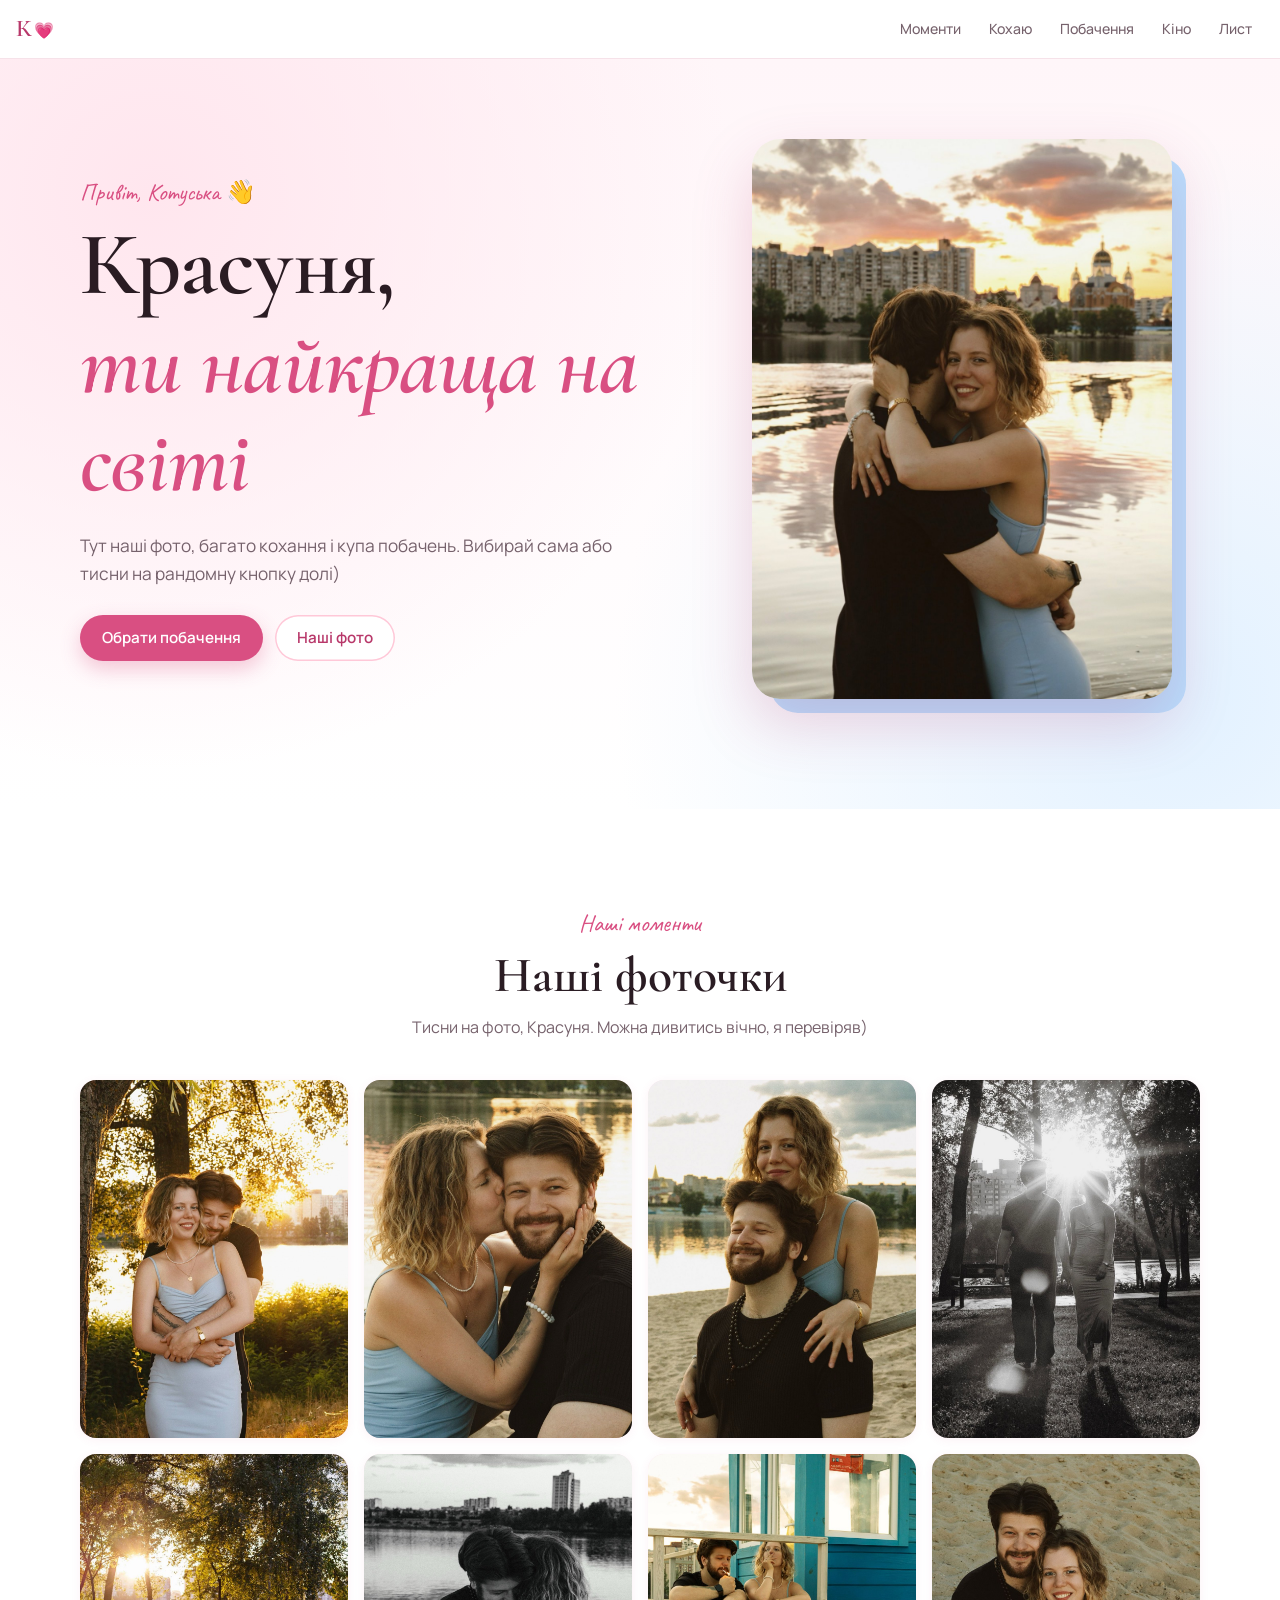
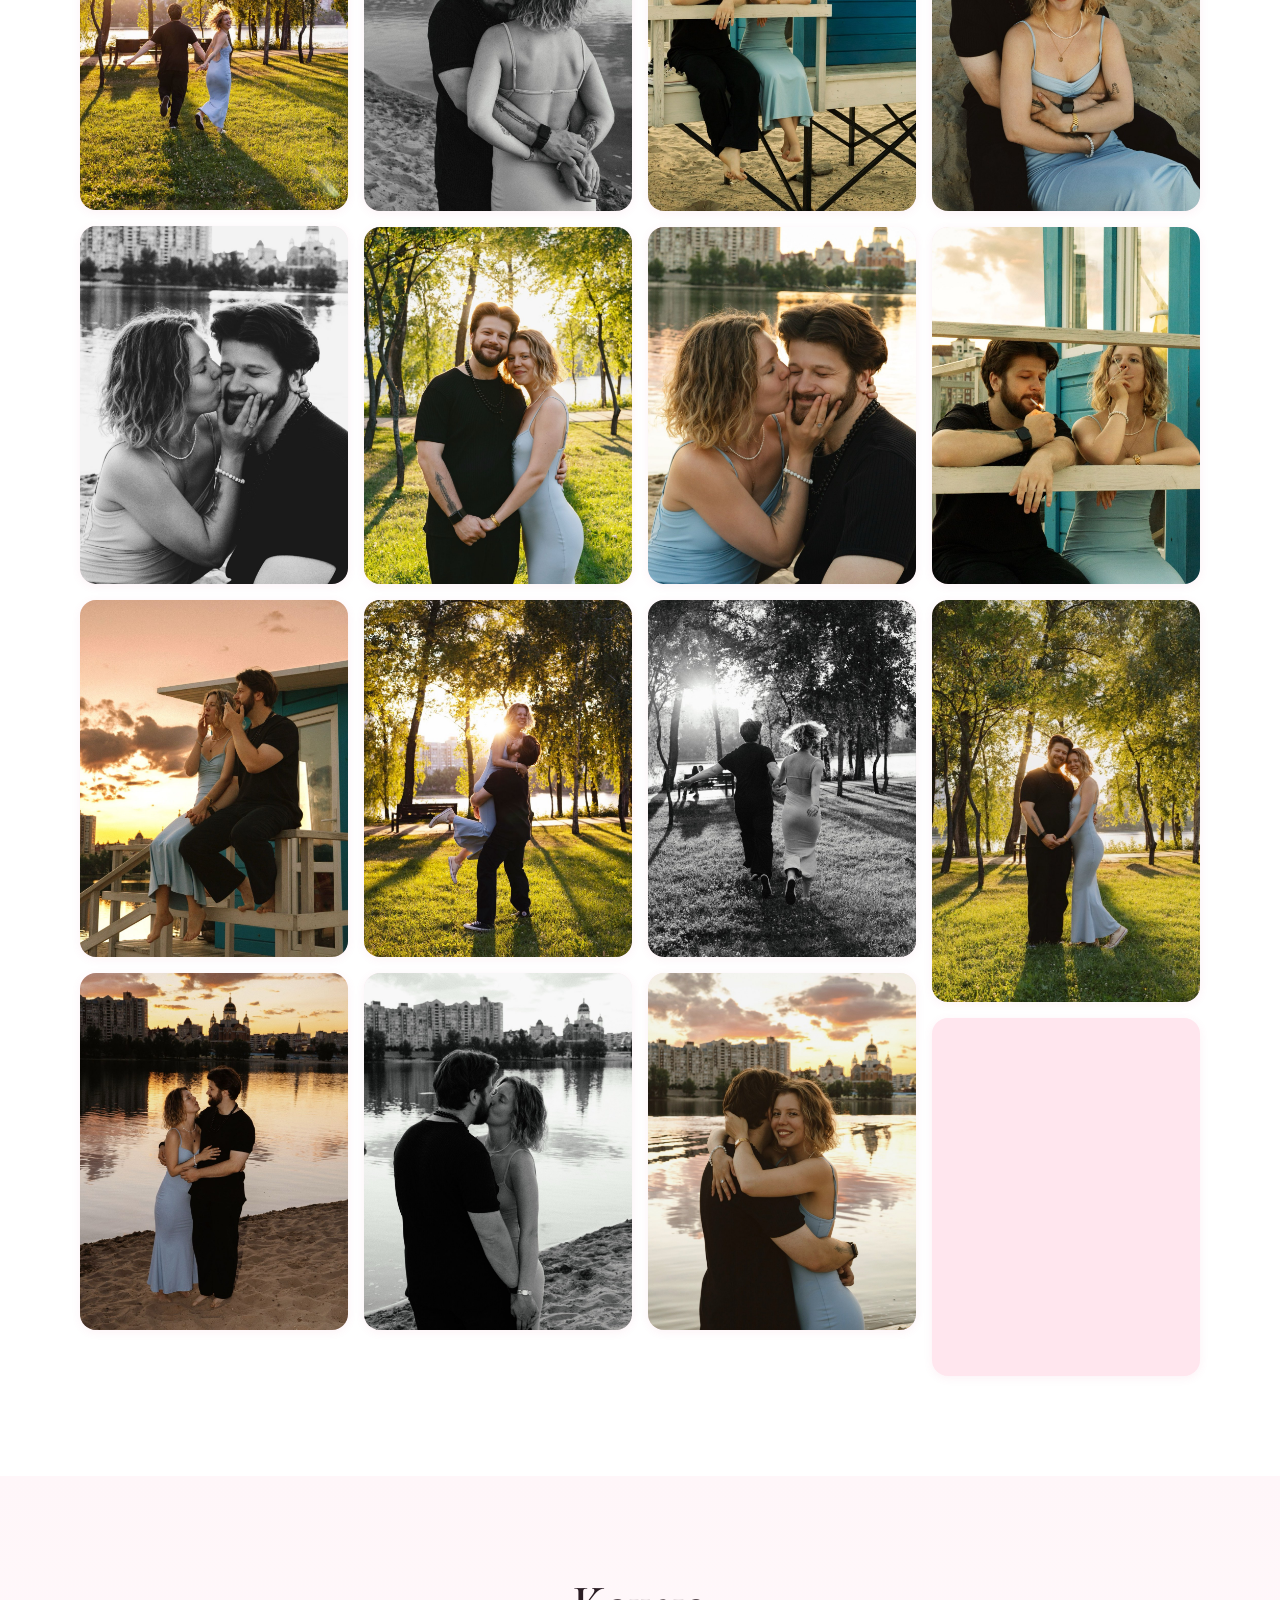
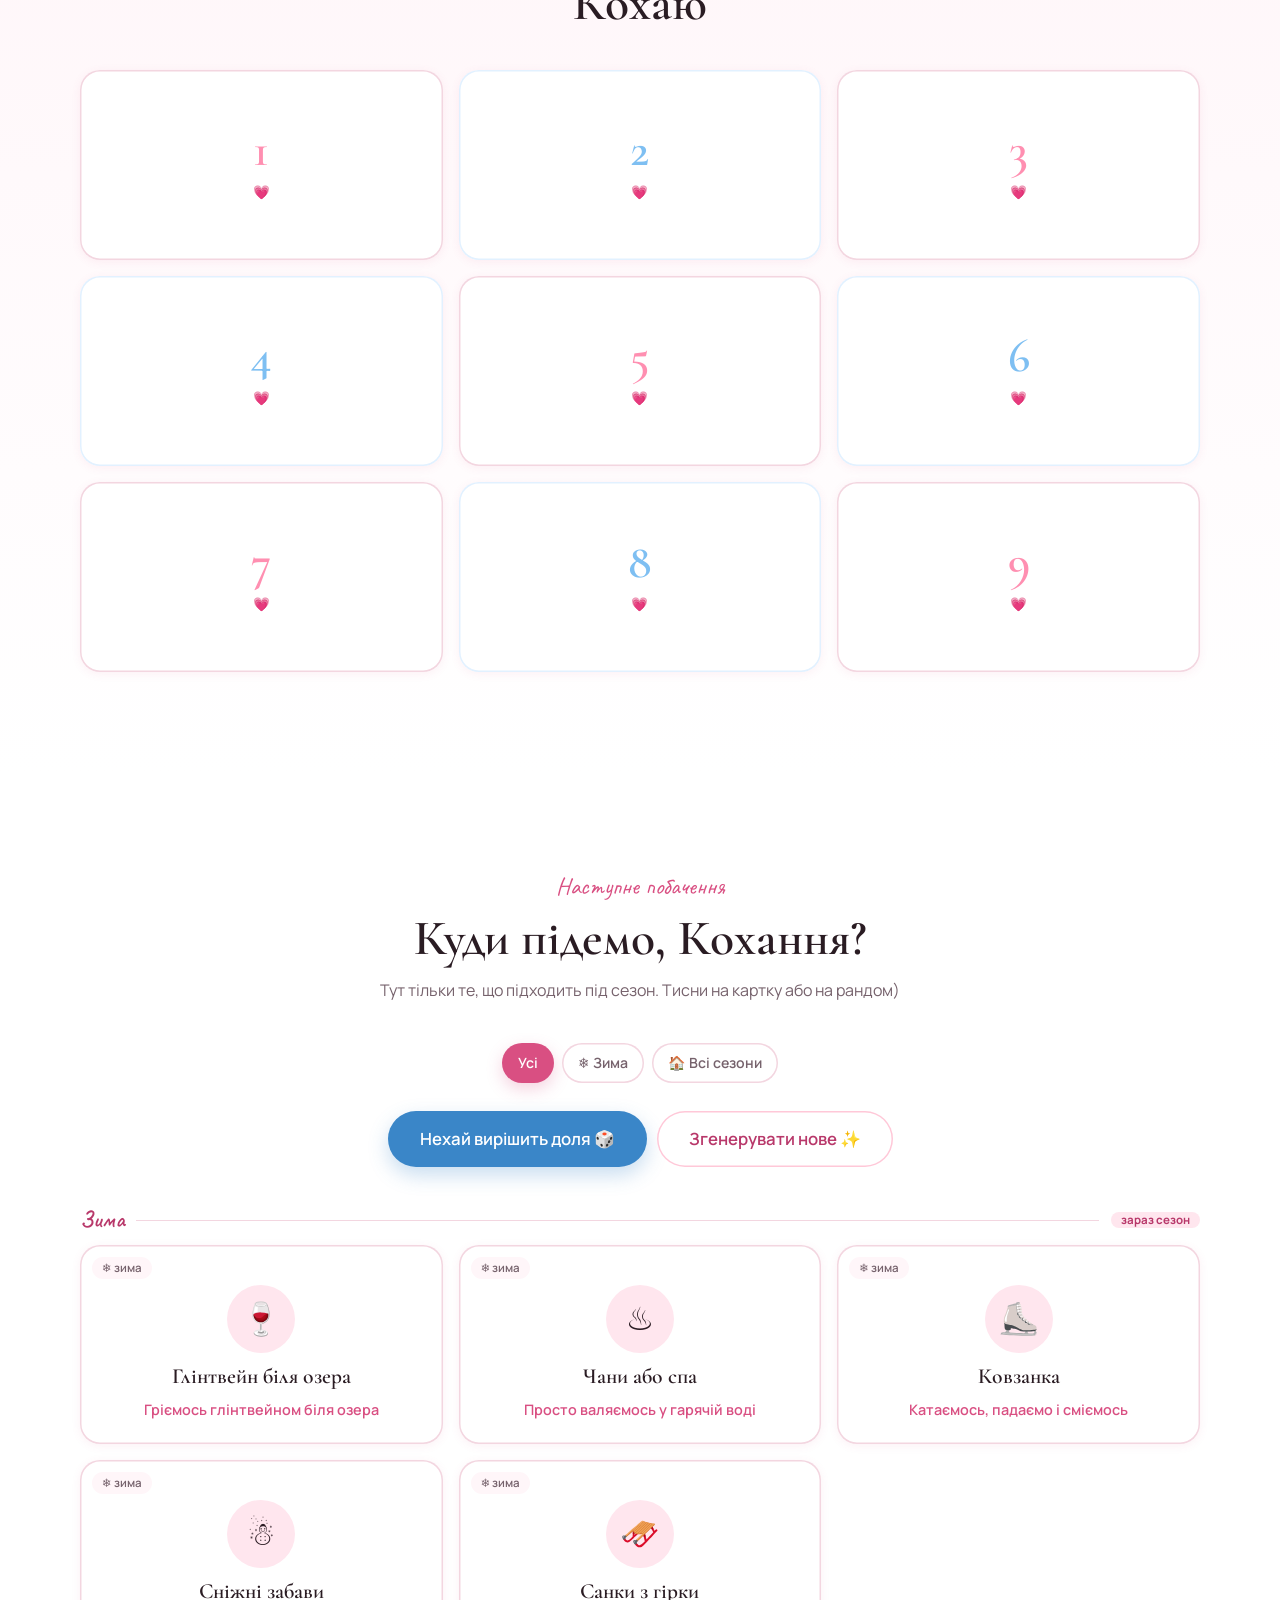
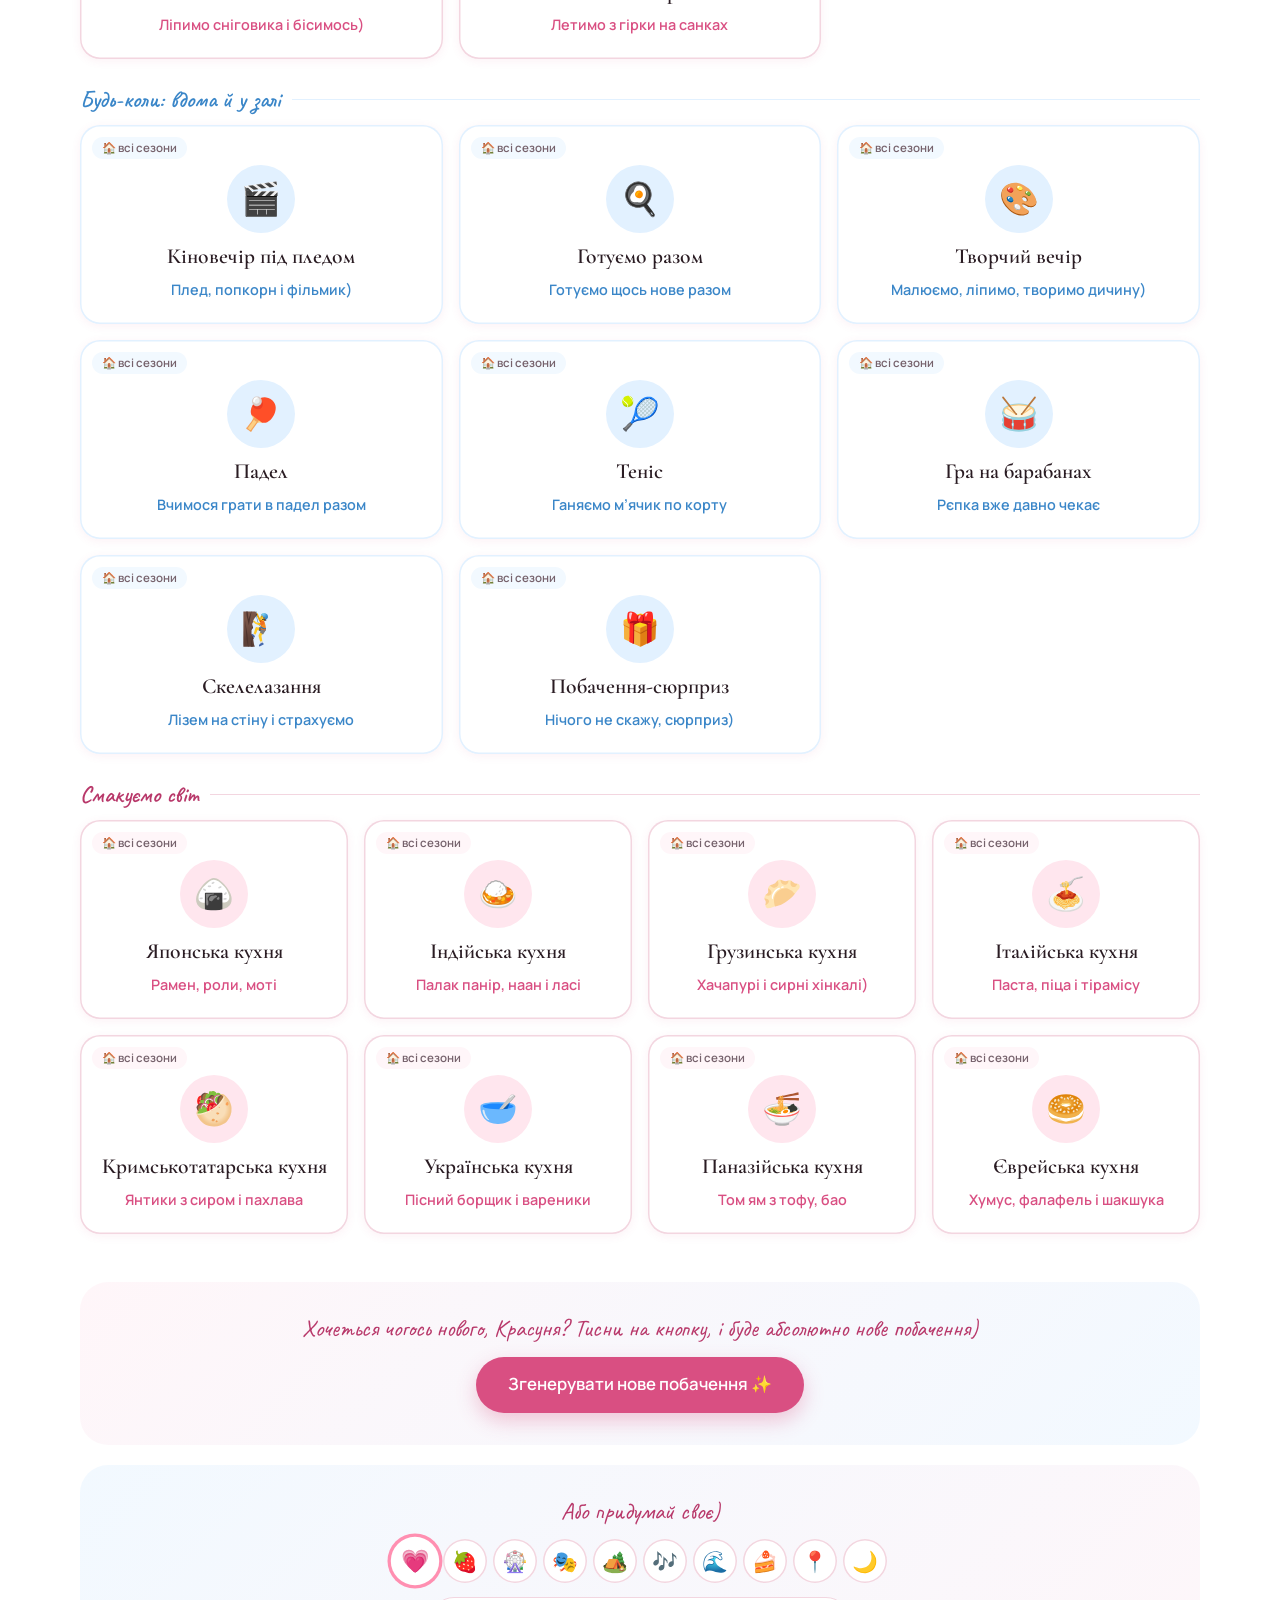
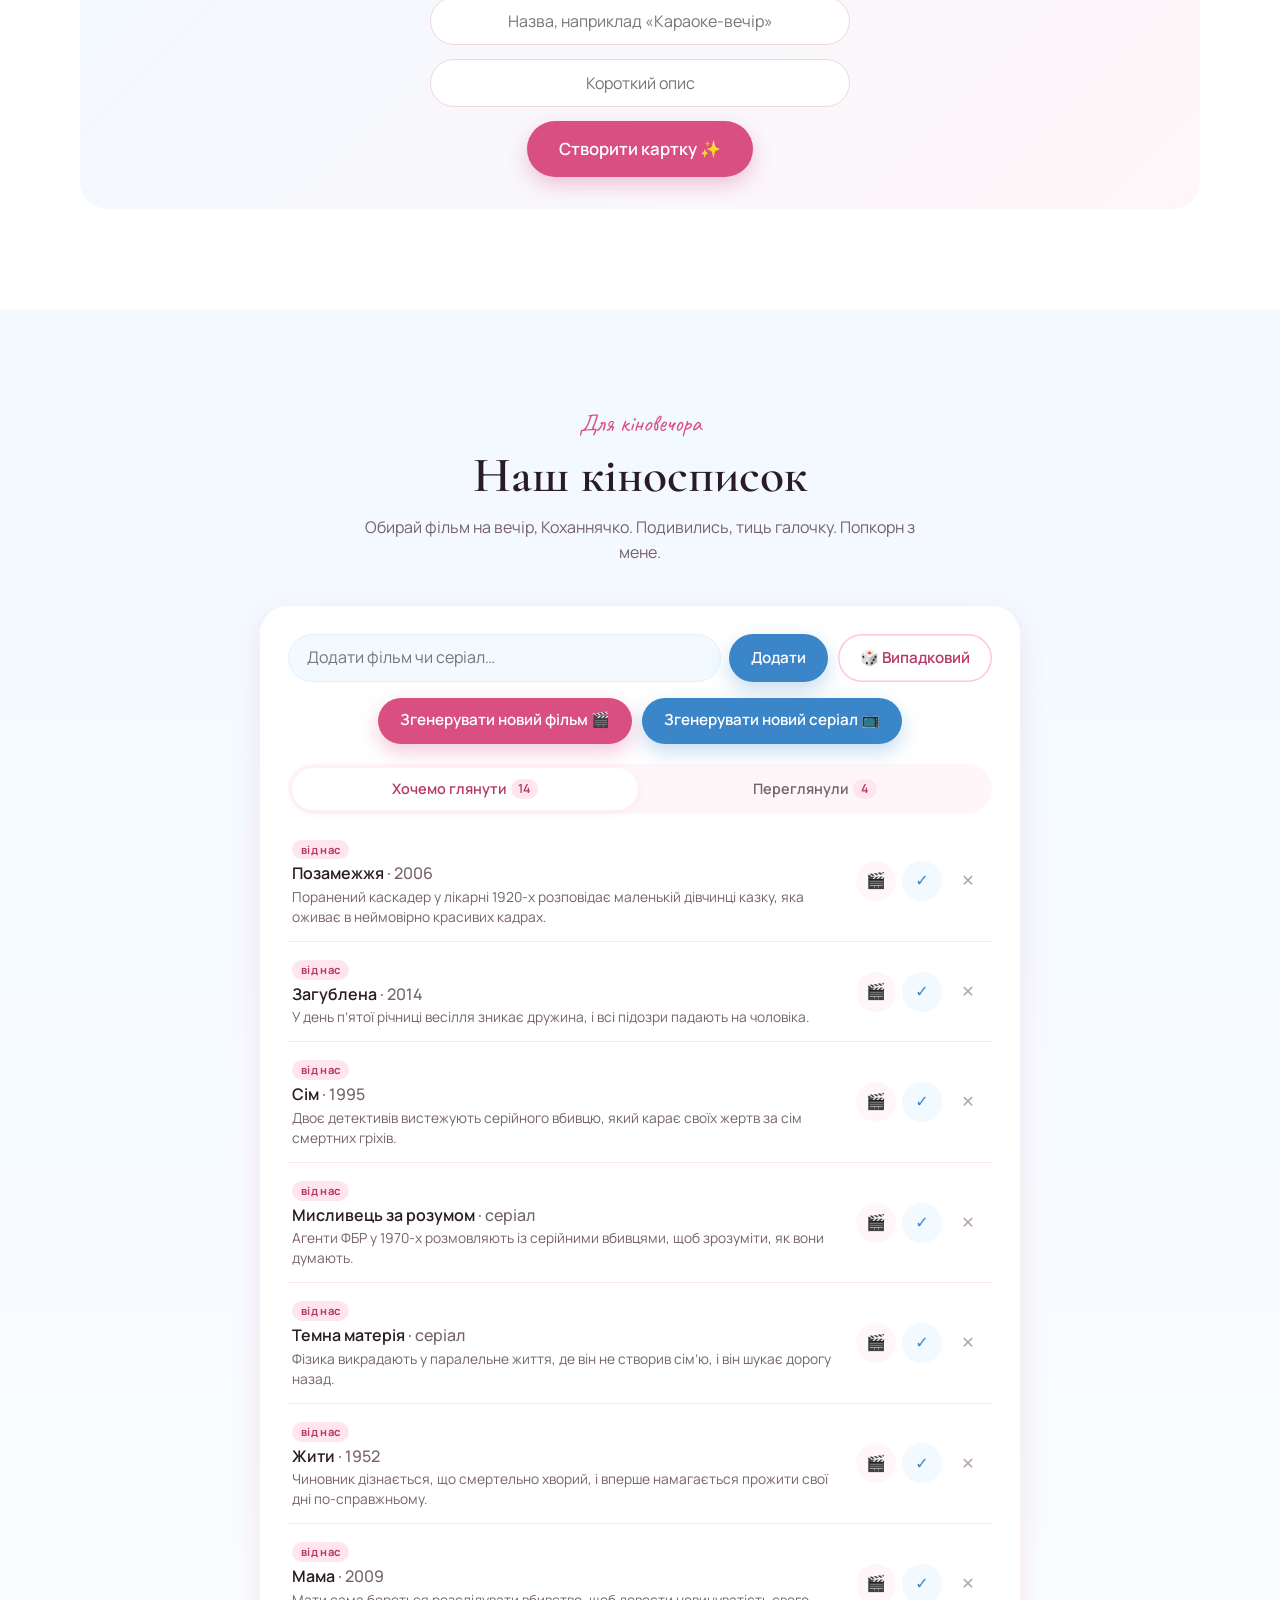
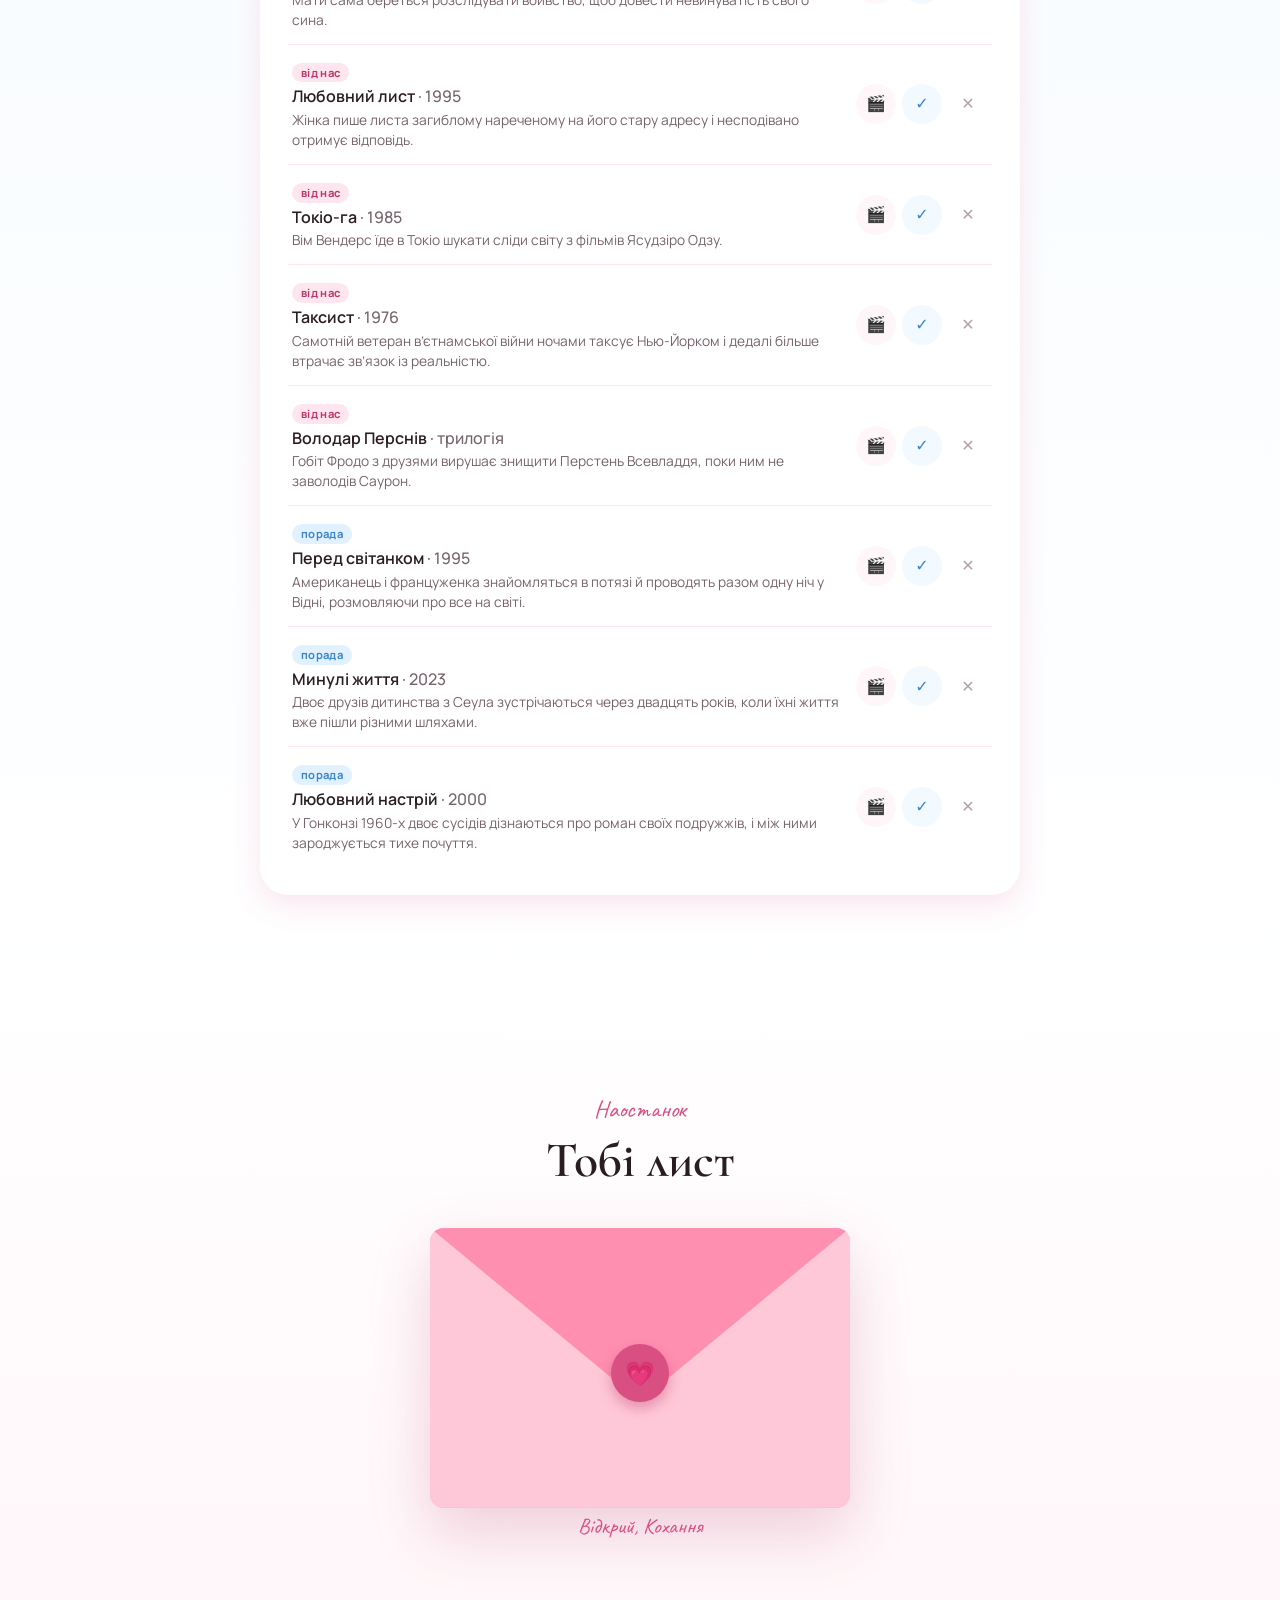
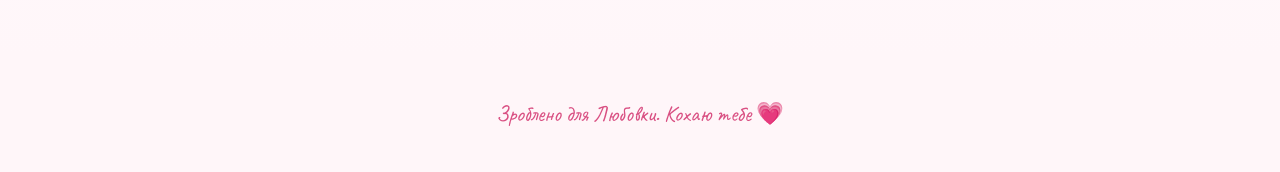
<file: love/index.html>
<!doctype html>
<html lang="uk">
<head>
  <meta charset="utf-8">
  <meta name="viewport" content="width=device-width, initial-scale=1">
  <title>Для Катрі 💗</title>
  <meta name="description" content="Маленький куточок інтернету для Катрі: наші моменти, зізнання і побачення.">
  <meta name="theme-color" content="#FFC2D4">
  <meta name="robots" content="noindex, nofollow">
  <link rel="icon" href="data:image/svg+xml,<svg xmlns='http://www.w3.org/2000/svg' viewBox='0 0 100 100'><text y='.9em' font-size='90'>💗</text></svg>">
  <link rel="preconnect" href="https://fonts.googleapis.com">
  <link rel="preconnect" href="https://fonts.gstatic.com" crossorigin>
  <link href="https://fonts.googleapis.com/css2?family=Caveat:wght@500;700&family=Cormorant+Garamond:ital,wght@0,500;0,600;1,500;1,600&family=Manrope:wght@400;500;600;700&family=Noto+Color+Emoji&display=swap" rel="stylesheet">
  <link rel="stylesheet" href="style.css?v=12">
</head>
<body>

  <nav class="nav" aria-label="Розділи">
    <a href="#top" class="nav-logo">К<span>💗</span></a>
    <div class="nav-links">
      <a href="#moments">Моменти</a>
      <a href="#reasons">Кохаю</a>
      <a href="#dates">Побачення</a>
      <a href="#movies">Кіно</a>
      <a href="#letter">Лист</a>
    </div>
  </nav>

  <!-- ===== Головна ===== -->
  <header class="hero" id="top">
    <div class="hearts" aria-hidden="true"></div>
    <div class="hero-inner">
      <div class="hero-text">
        <p class="eyebrow">Привіт, Котуська 👋</p>
        <h1>Красуня,<br><em>ти найкраща на світі</em></h1>
        <p class="lead">Тут наші фото, багато кохання і купа побачень. Вибирай сама або тисни на рандомну кнопку долі)</p>
        <div class="counters" id="counters"></div>
        <div class="hero-actions">
          <a class="btn btn-pink" href="#dates">Обрати побачення</a>
          <a class="btn btn-ghost" href="#moments">Наші фото</a>
        </div>
      </div>
      <figure class="hero-photo">
        <img src="photos/14.jpg" alt="Ми обіймаємось на заході сонця біля води" fetchpriority="high">
      </figure>
    </div>
  </header>

  <main>
    <!-- ===== Наші моменти ===== -->
    <section class="section" id="moments">
      <div class="section-head">
        <p class="eyebrow">Наші моменти</p>
        <h2>Наші фоточки</h2>
        <p>Тисни на фото, Красуня. Можна дивитись вічно, я перевіряв)</p>
      </div>
      <div class="gallery" id="gallery"></div>
    </section>

    <!-- ===== Чому я тебе кохаю ===== -->
    <section class="section section-tint" id="reasons">
      <div class="section-head">
        <h2>Кохаю</h2>
      </div>
      <div class="reasons" id="reasons-grid"></div>
    </section>

    <!-- ===== Побачення ===== -->
    <section class="section" id="dates">
      <div class="section-head">
        <p class="eyebrow">Наступне побачення</p>
        <h2>Куди підемо, Кохання?</h2>
        <p>Тут тільки те, що підходить під сезон. Тисни на картку або на рандом)</p>
      </div>

      <div class="date-filters" id="date-filters" role="group" aria-label="Фільтр за сезоном"></div>

      <div class="fate" id="fate">
        <div class="fate-buttons">
          <button class="btn btn-blue btn-lg" id="random-date" type="button">Нехай вирішить доля 🎲</button>
          <button class="btn btn-ghost btn-lg" id="generate-top" type="button">Згенерувати нове ✨</button>
        </div>
        <div class="fate-reel" id="fate-reel" aria-live="polite" hidden></div>
      </div>

      <div class="dates" id="dates-grid"></div>

      <div class="generator" id="generator">
        <p class="generator-text">Хочеться чогось нового, Красуня? Тисни на кнопку, і буде абсолютно нове побачення)</p>
        <button class="btn btn-pink btn-lg" id="generate-date" type="button">Згенерувати нове побачення ✨</button>
        <div class="generated" id="generated" aria-live="polite" hidden></div>
      </div>

      <form class="generator own-form" id="own-form" autocomplete="off">
        <p class="generator-text">Або придумай своє)</p>
        <div class="emoji-options" id="own-emojis" role="group" aria-label="Емодзі для картки"></div>
        <input class="field" id="own-title" type="text" maxlength="40" placeholder="Назва, наприклад «Караоке-вечір»" aria-label="Назва побачення" required>
        <input class="field" id="own-short" type="text" maxlength="60" placeholder="Короткий опис" aria-label="Опис побачення">
        <button class="btn btn-pink btn-lg" type="submit">Створити картку ✨</button>
      </form>
    </section>

    <!-- ===== Кіносписок ===== -->
    <section class="section section-tint-blue" id="movies">
      <div class="section-head">
        <p class="eyebrow">Для кіновечора</p>
        <h2>Наш кіносписок</h2>
        <p>Обирай фільм на вечір, Коханнячко. Подивились, тиць галочку. Попкорн з мене.</p>
      </div>

      <div class="tonight" id="tonight" hidden>
        <p class="tonight-label">Сьогодні дивимось</p>
        <p class="tonight-title" id="tonight-title"></p>
        <div class="tonight-actions">
          <button class="btn btn-pink" id="tonight-done" type="button">Переглянули ✓</button>
          <button class="btn btn-ghost" id="tonight-clear" type="button">Обрати інший</button>
        </div>
      </div>

      <div class="movies-card">
        <div class="movie-tools">
          <form class="movie-form" id="movie-form" autocomplete="off">
            <input id="movie-input" type="text" maxlength="80" placeholder="Додати фільм чи серіал…" aria-label="Назва фільму">
            <button class="btn btn-blue" type="submit">Додати</button>
          </form>
          <button class="btn btn-ghost" id="movie-random" type="button">🎲 Випадковий</button>
        </div>

        <div class="movie-gen">
          <div class="movie-gen-buttons">
            <button class="btn btn-pink" type="button" data-movie-gen="film">Згенерувати новий фільм 🎬</button>
            <button class="btn btn-blue" type="button" data-movie-gen="series">Згенерувати новий серіал 📺</button>
          </div>
          <div class="generated movie-generated" id="movie-generated" aria-live="polite" hidden></div>
        </div>

        <div class="tabs" role="tablist">
          <button class="tab" role="tab" data-tab="toWatch" aria-selected="true" type="button">Хочемо глянути <span class="tab-count" id="count-toWatch">0</span></button>
          <button class="tab" role="tab" data-tab="watched" aria-selected="false" type="button">Переглянули <span class="tab-count" id="count-watched">0</span></button>
        </div>

        <ul class="movie-list" id="movie-list"></ul>
      </div>
    </section>

    <!-- ===== Лист ===== -->
    <section class="section letter-section" id="letter">
      <div class="section-head">
        <p class="eyebrow">Наостанок</p>
        <h2>Тобі лист</h2>
      </div>

      <button class="envelope" id="envelope" type="button" aria-expanded="false" aria-controls="letter-body">
        <span class="env-back"></span>
        <span class="env-paper"></span>
        <span class="env-front"></span>
        <span class="env-flap"></span>
        <span class="env-seal">💗</span>
        <span class="env-hint">Відкрий, Кохання</span>
      </button>

      <article class="letter" id="letter-body" hidden>
        <figure class="polaroid">
          <img src="photos/20.jpg" alt="Ми сидимо на піску в обіймах" loading="lazy">
          <figcaption>ти і я</figcaption>
        </figure>
        <div class="letter-text" id="letter-text"></div>
      </article>
    </section>
  </main>

  <footer class="footer">
    <p>Зроблено для Любовки. Кохаю тебе 💗</p>
  </footer>

  <!-- Деталі побачення -->
  <dialog class="modal" id="date-modal" aria-labelledby="modal-title">
    <button class="modal-close" type="button" data-close aria-label="Закрити">✕</button>
    <div class="modal-body" id="modal-body"></div>
  </dialog>

  <!-- Перегляд фото -->
  <dialog class="lightbox" id="lightbox" aria-label="Перегляд фото">
    <button class="lb-btn lb-close" type="button" data-close aria-label="Закрити">✕</button>
    <button class="lb-btn lb-prev" type="button" aria-label="Попереднє фото">‹</button>
    <figure class="lb-figure">
      <img id="lb-img" alt="">
      <figcaption id="lb-caption"></figcaption>
    </figure>
    <button class="lb-btn lb-next" type="button" aria-label="Наступне фото">›</button>
  </dialog>

  <div class="toast" id="toast" role="status" aria-live="polite"></div>

  <script src="script.js?v=12"></script>
</body>
</html>
</file>
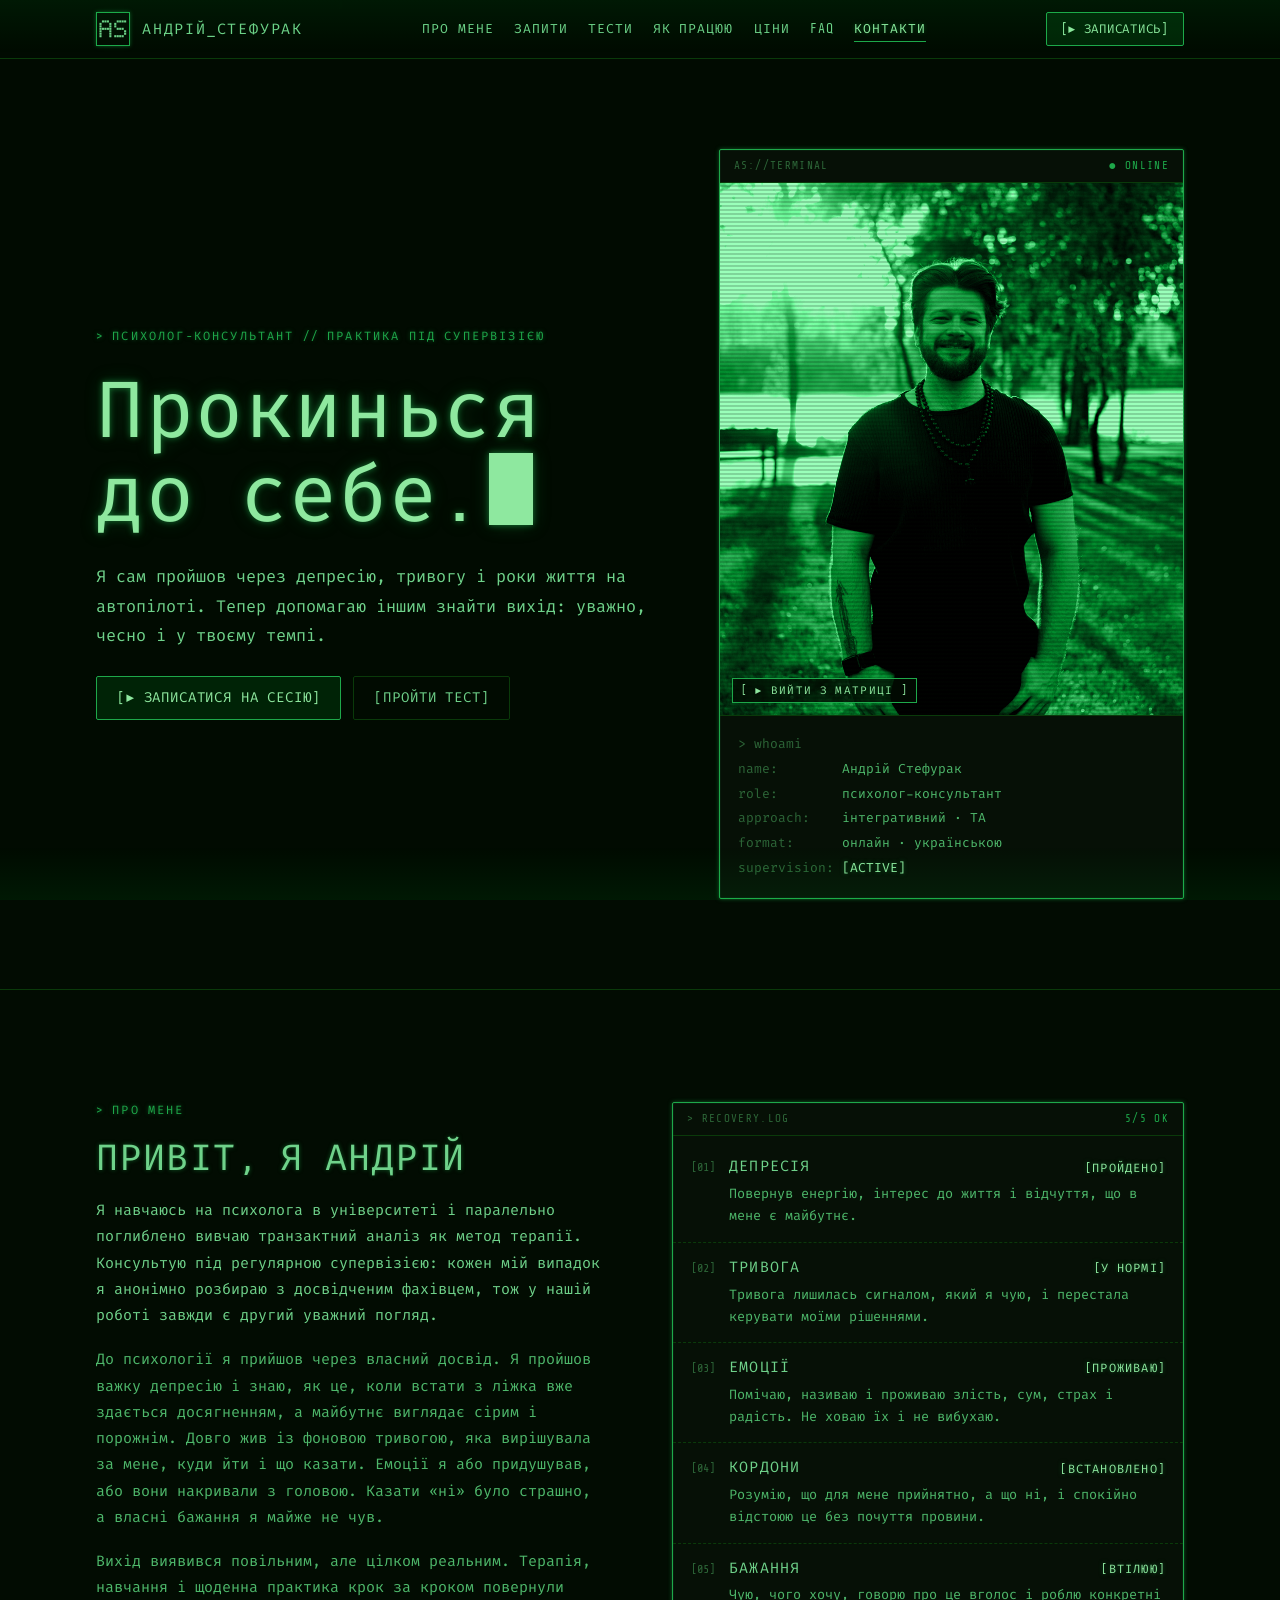
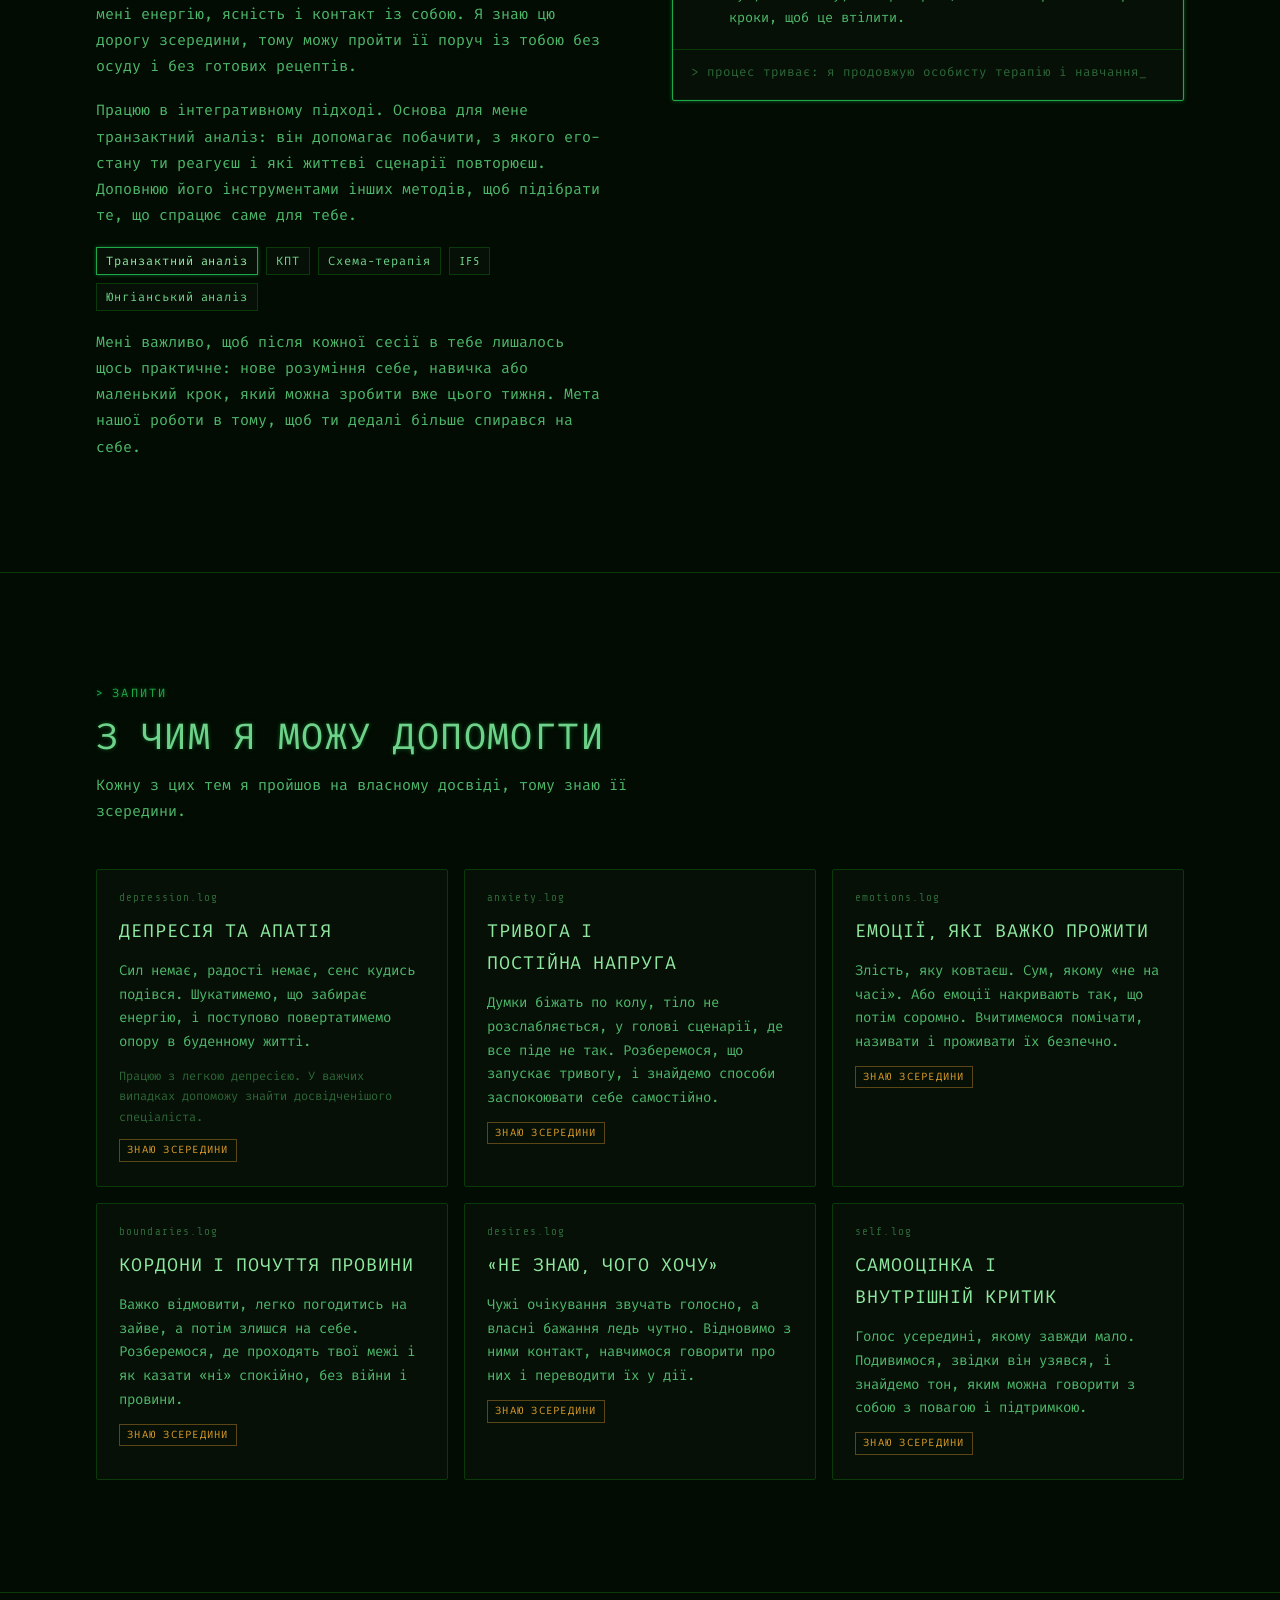
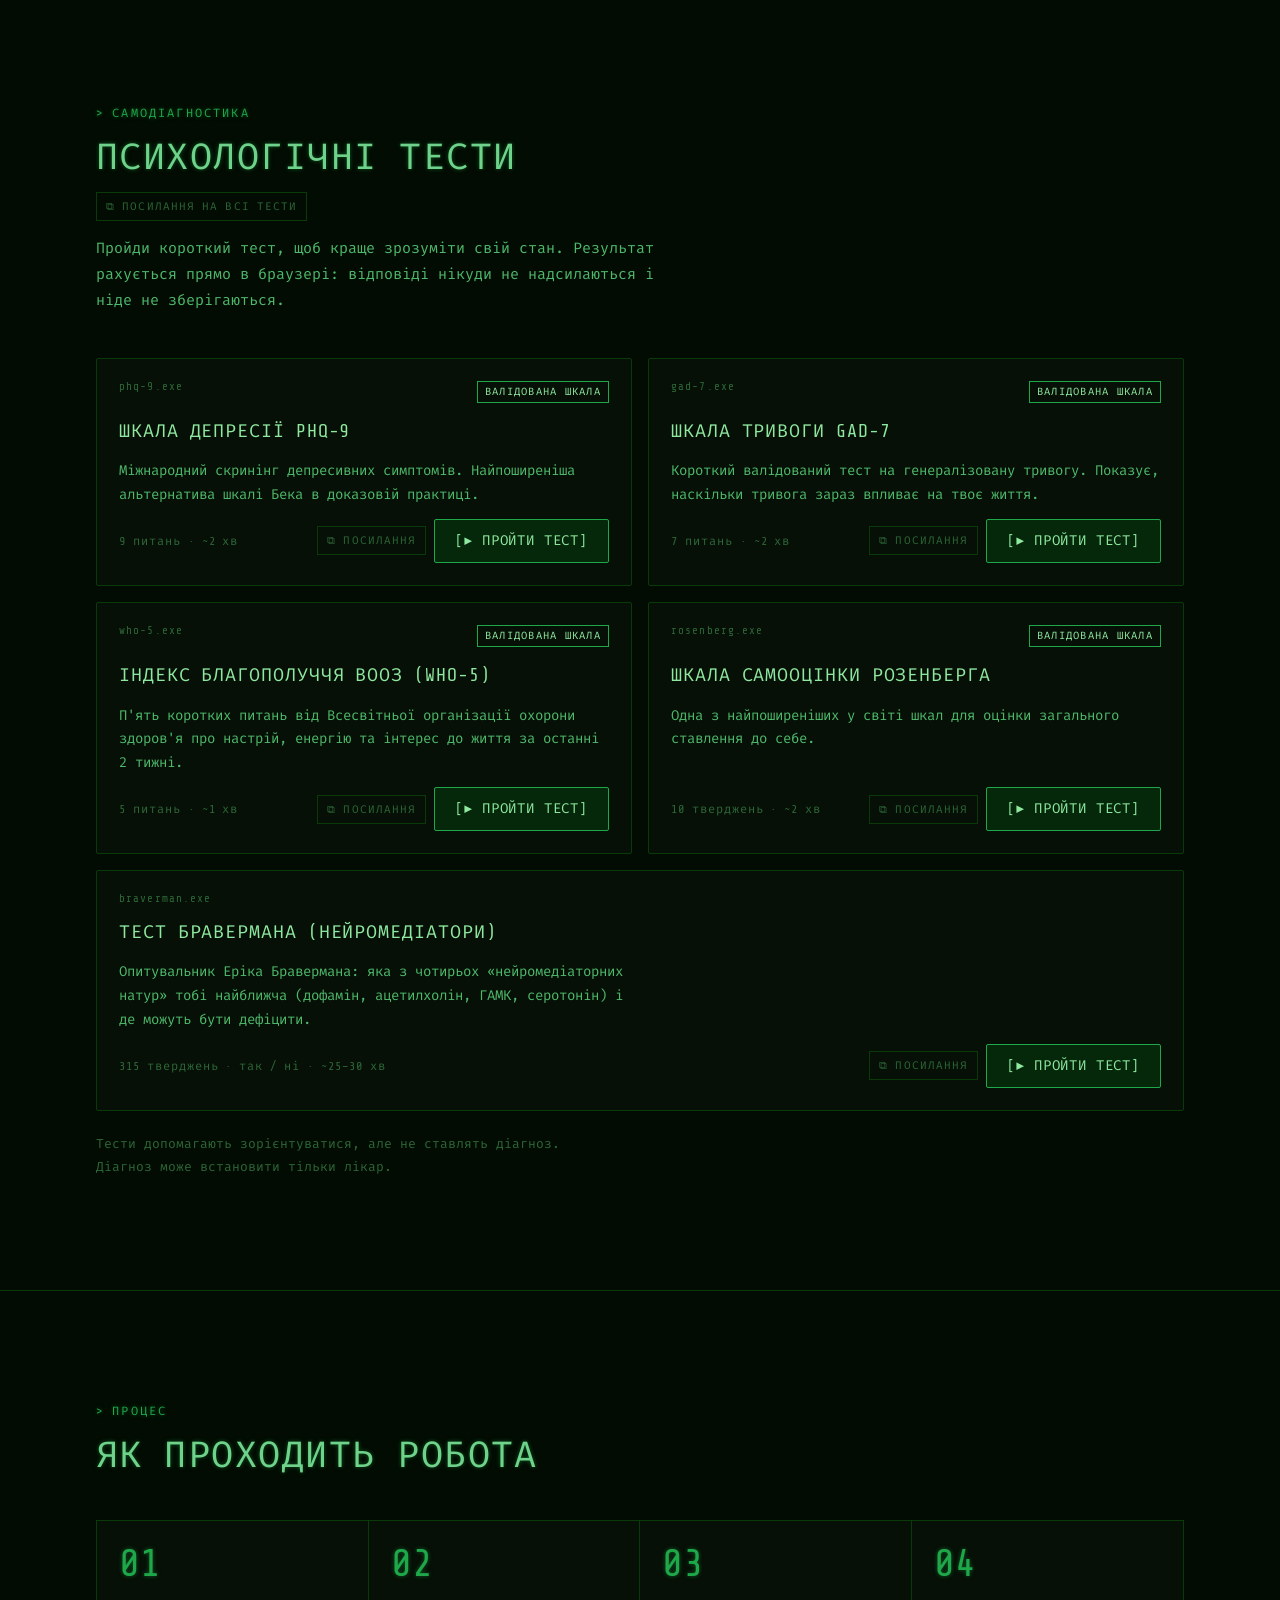
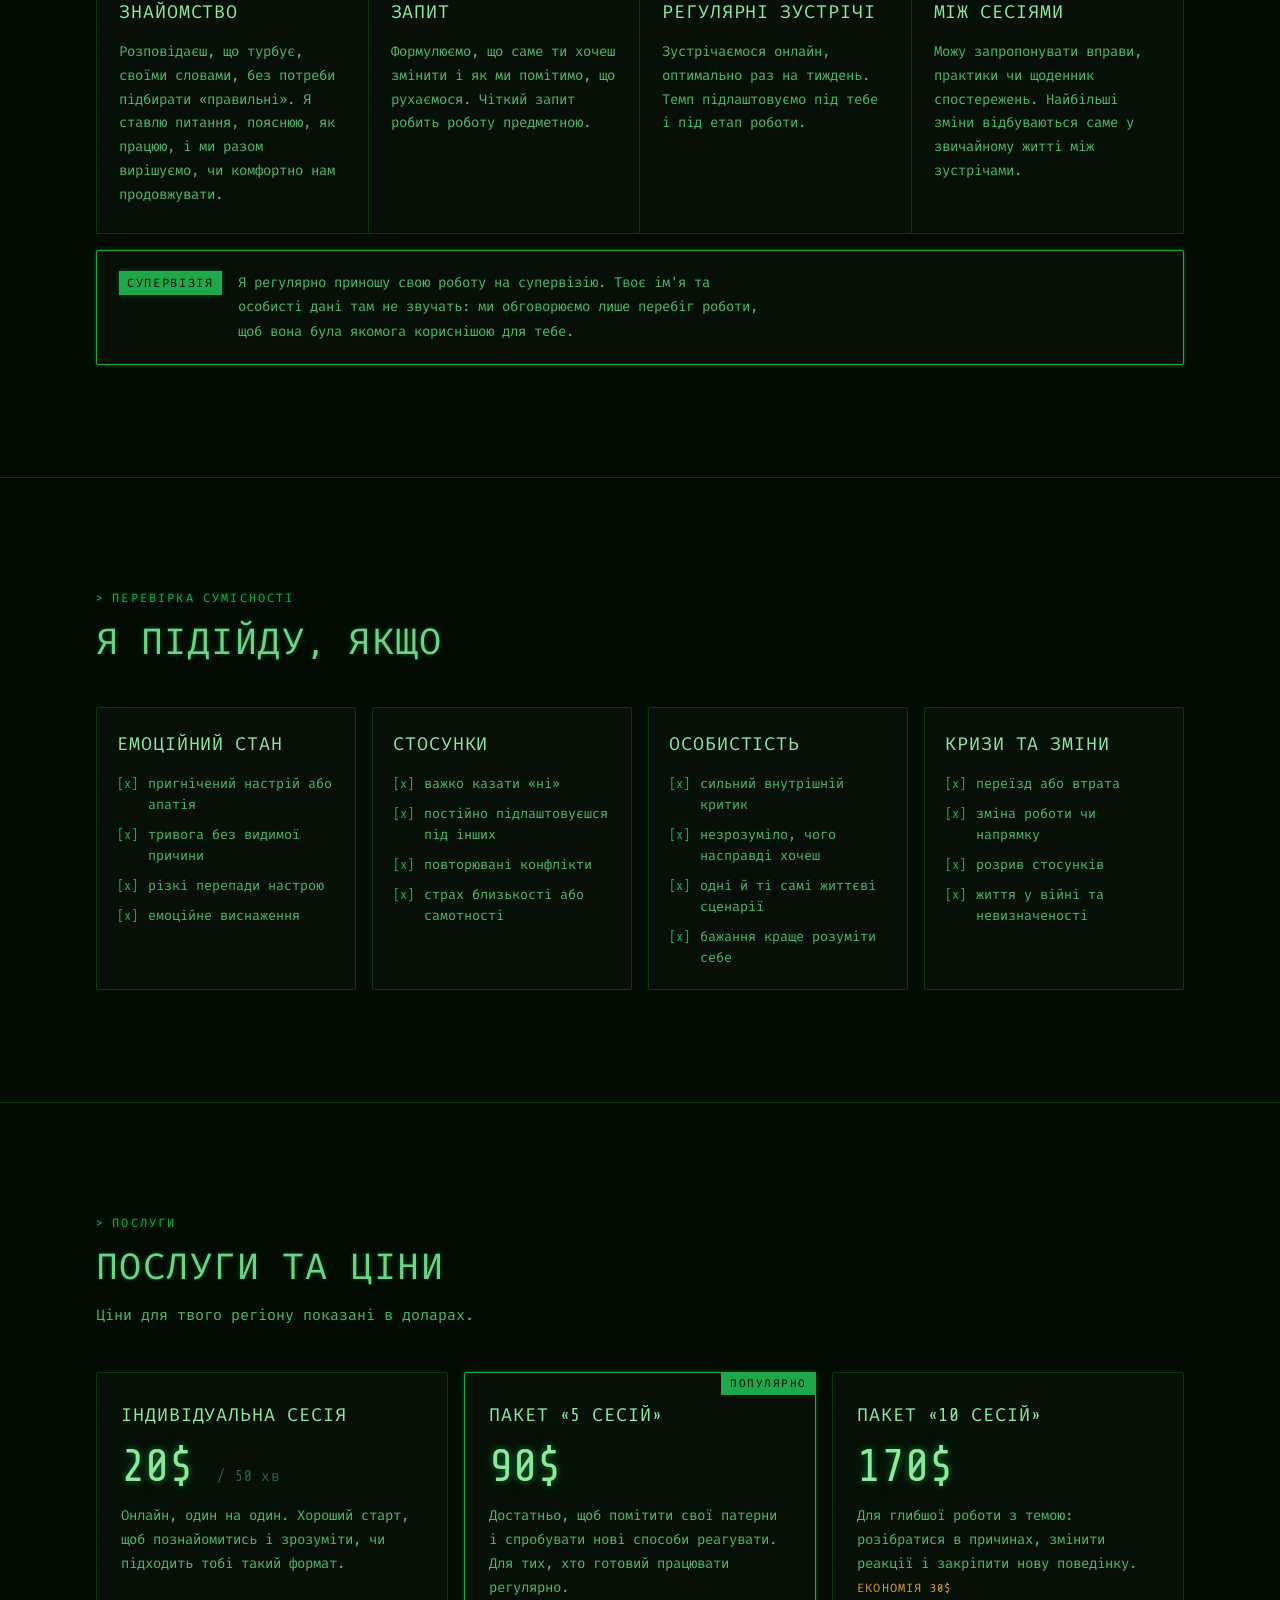
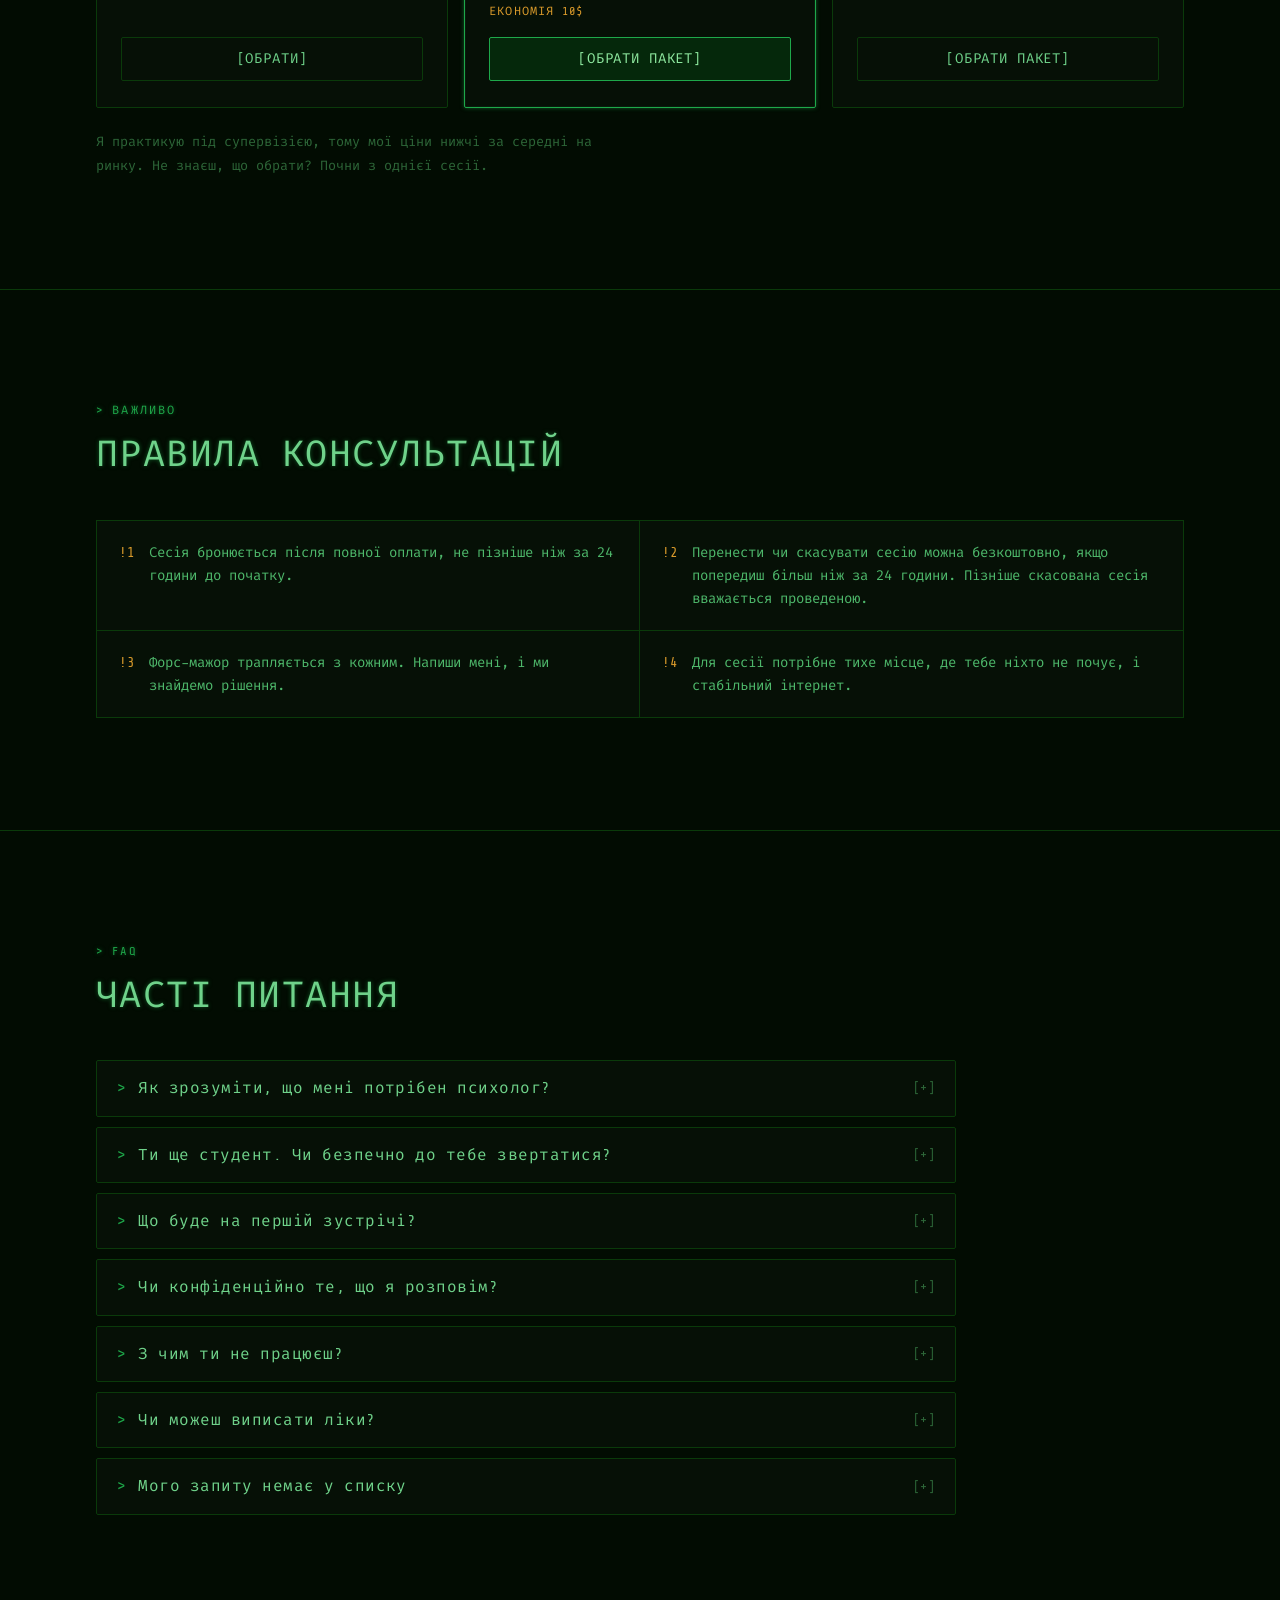
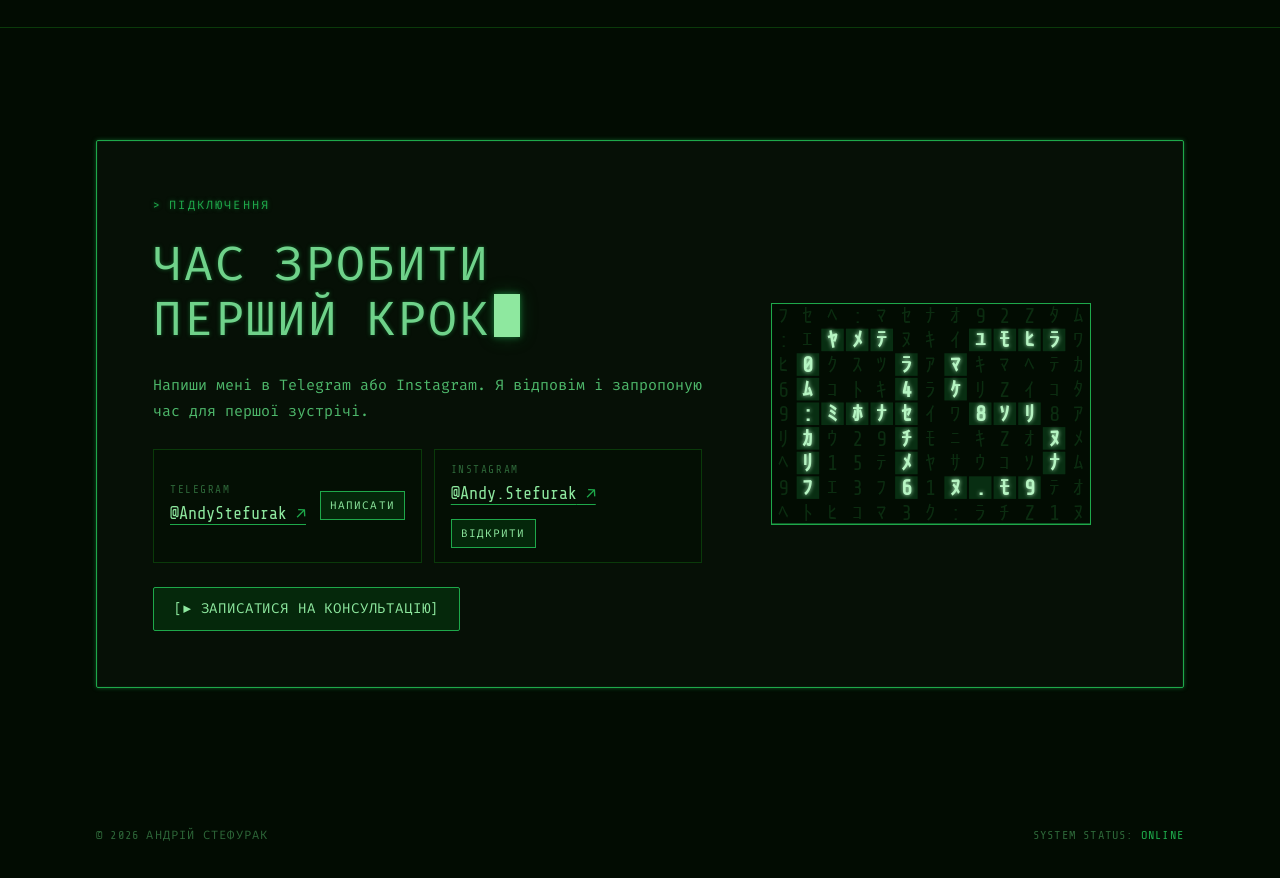
<file: tests/index.html>
<!doctype html>
<html lang="uk">
<head>
<meta charset="utf-8">
<meta name="viewport" content="width=device-width, initial-scale=1, viewport-fit=cover">
<title>Психологічні тести онлайн | Андрій Стефурак</title>
<meta name="claude:viewport-fit-sides" content="cover">
<meta name="description" content="Безкоштовні психологічні тести: депресія, тривога, благополуччя, самооцінка, тест Бравермана. Результат одразу, відповіді нікуди не надсилаються.">
<link rel="canonical" href="https://www.andriistefurak.com/tests/">
<meta property="og:type" content="website">
<meta property="og:site_name" content="Андрій Стефурак">
<meta property="og:title" content="Психологічні тести онлайн | Андрій Стефурак">
<meta property="og:description" content="Безкоштовні психологічні тести: депресія, тривога, благополуччя, самооцінка, тест Бравермана. Результат одразу, відповіді нікуди не надсилаються.">
<meta property="og:url" content="https://www.andriistefurak.com/tests/">
<meta property="og:image" content="https://www.andriistefurak.com/andrii.jpg">
<meta name="twitter:card" content="summary_large_image">
<link rel="icon" type="image/svg+xml" href="data:image/svg+xml,%3Csvg xmlns=%22http://www.w3.org/2000/svg%22 viewBox=%220 0 52 52%22%3E%3Crect width=%2252%22 height=%2252%22 fill=%22%23020c02%22/%3E%3Cg fill=%22%236fd28a%22%3E%3Crect x=%228%22 y=%2212%22 width=%223.4%22 height=%223.4%22/%3E%3Crect x=%2212%22 y=%2212%22 width=%223.4%22 height=%223.4%22/%3E%3Crect x=%2216%22 y=%2212%22 width=%223.4%22 height=%223.4%22/%3E%3Crect x=%2232%22 y=%2212%22 width=%223.4%22 height=%223.4%22/%3E%3Crect x=%2236%22 y=%2212%22 width=%223.4%22 height=%223.4%22/%3E%3Crect x=%2240%22 y=%2212%22 width=%223.4%22 height=%223.4%22/%3E%3Crect x=%2244%22 y=%2212%22 width=%223.4%22 height=%223.4%22/%3E%3Crect x=%224%22 y=%2216%22 width=%223.4%22 height=%223.4%22/%3E%3Crect x=%2220%22 y=%2216%22 width=%223.4%22 height=%223.4%22/%3E%3Crect x=%2228%22 y=%2216%22 width=%223.4%22 height=%223.4%22/%3E%3Crect x=%224%22 y=%2220%22 width=%223.4%22 height=%223.4%22/%3E%3Crect x=%2220%22 y=%2220%22 width=%223.4%22 height=%223.4%22/%3E%3Crect x=%2228%22 y=%2220%22 width=%223.4%22 height=%223.4%22/%3E%3Crect x=%224%22 y=%2224%22 width=%223.4%22 height=%223.4%22/%3E%3Crect x=%228%22 y=%2224%22 width=%223.4%22 height=%223.4%22/%3E%3Crect x=%2212%22 y=%2224%22 width=%223.4%22 height=%223.4%22/%3E%3Crect x=%2216%22 y=%2224%22 width=%223.4%22 height=%223.4%22/%3E%3Crect x=%2220%22 y=%2224%22 width=%223.4%22 height=%223.4%22/%3E%3Crect x=%2232%22 y=%2224%22 width=%223.4%22 height=%223.4%22/%3E%3Crect x=%2236%22 y=%2224%22 width=%223.4%22 height=%223.4%22/%3E%3Crect x=%2240%22 y=%2224%22 width=%223.4%22 height=%223.4%22/%3E%3Crect x=%224%22 y=%2228%22 width=%223.4%22 height=%223.4%22/%3E%3Crect x=%2220%22 y=%2228%22 width=%223.4%22 height=%223.4%22/%3E%3Crect x=%2244%22 y=%2228%22 width=%223.4%22 height=%223.4%22/%3E%3Crect x=%224%22 y=%2232%22 width=%223.4%22 height=%223.4%22/%3E%3Crect x=%2220%22 y=%2232%22 width=%223.4%22 height=%223.4%22/%3E%3Crect x=%2244%22 y=%2232%22 width=%223.4%22 height=%223.4%22/%3E%3Crect x=%224%22 y=%2236%22 width=%223.4%22 height=%223.4%22/%3E%3Crect x=%2220%22 y=%2236%22 width=%223.4%22 height=%223.4%22/%3E%3Crect x=%2228%22 y=%2236%22 width=%223.4%22 height=%223.4%22/%3E%3Crect x=%2232%22 y=%2236%22 width=%223.4%22 height=%223.4%22/%3E%3Crect x=%2236%22 y=%2236%22 width=%223.4%22 height=%223.4%22/%3E%3Crect x=%2240%22 y=%2236%22 width=%223.4%22 height=%223.4%22/%3E%3C/g%3E%3C/svg%3E">
<link rel="preconnect" href="https://fonts.googleapis.com">
<link rel="preconnect" href="https://fonts.gstatic.com" crossorigin>
<link rel="stylesheet" href="https://fonts.googleapis.com/css2?family=Fira+Code:wght@400;500;600&family=Share+Tech+Mono&display=swap">
<style>
/* Layout: terminal-on-CRT — one centered column of neon-bordered panels over a slow matrix rain, scanlines on top. */
:root {
  --bg: #020c02;
  --bg-2: #040f04;
  --card: #061006;
  --neon: #1ea84a;
  --line: #0a3a0a;
  --fg: #6fd28a;
  --fg-2: #4eb86b;
  --dim: #2d6638;
  --muted: #1a4422;
  --bright: #8ee89f;
  --warn: #d99a2b;
  --danger: #e0645c;
  --glow: 0 0 4px rgba(30, 168, 74, .5);
  --glow-strong: 0 0 6px rgba(30, 168, 74, .65), 0 0 18px rgba(30, 168, 74, .25);
  --font-display: "Share Tech Mono", "Fira Code", "Courier New", monospace;
  --font-body: "Fira Code", "Courier New", monospace;
  --radius: 2px;
  --wrap: 1120px;
  color-scheme: dark;
}

* { box-sizing: border-box; }
html { scroll-behavior: smooth; scroll-padding-top: 84px; }
body {
  margin: 0;
  background: var(--bg);
  color: var(--fg-2);
  font: 400 15px/1.75 var(--font-body);
  -webkit-font-smoothing: antialiased;
  overflow-x: hidden;
}
body::before {
  content: ""; position: fixed; inset: 0 0 auto; height: env(safe-area-inset-top, 0px);
  z-index: 60; background: var(--bg);
}
::selection { background: var(--neon); color: var(--bg); }
a { color: var(--bright); text-decoration: none; }
a:hover { text-shadow: var(--glow); }
:focus-visible { outline: 1px dashed var(--bright); outline-offset: 3px; }

/* ── atmosphere ─────────────────────────────── */
#rain { position: fixed; inset: 0; width: 100%; height: 100%; z-index: 0; opacity: .2; pointer-events: none; }
.scanlines::before, .scanlines::after { content: ""; position: fixed; inset: 0; pointer-events: none; z-index: 50; }
.scanlines::before {
  mix-blend-mode: screen;
  background: repeating-linear-gradient(rgba(0,0,0,0) 0, rgba(0,0,0,0) 2px, rgba(0,255,65,.03) 3px, rgba(0,0,0,0) 4px);
}
.scanlines::after {
  background: linear-gradient(rgba(0,255,65,.06), rgba(0,0,0,0) 6%, rgba(0,0,0,0) 94%, rgba(0,255,65,.06));
}
main, header, footer { position: relative; z-index: 2; }

.wrap {
  max-width: var(--wrap); margin: 0 auto;
  padding-left: max(16px, env(safe-area-inset-left, 0px));
  padding-right: max(16px, env(safe-area-inset-right, 0px));
}

/* ── type ───────────────────────────────────── */
h1, h2, h3 { font-family: var(--font-display); font-weight: 400; color: var(--fg); margin: 0; text-wrap: balance; }
h1 { font-size: clamp(2.6rem, 7vw, 5rem); line-height: 1.02; letter-spacing: .02em; color: var(--bright); text-shadow: var(--glow-strong); }
h2 { font-size: clamp(1.6rem, 3.6vw, 2.3rem); line-height: 1.15; letter-spacing: .04em; text-transform: uppercase; text-shadow: var(--glow); }
h3 { font-size: 1.15rem; letter-spacing: .05em; text-transform: uppercase; color: var(--bright); }
p { margin: 0; max-width: 65ch; }
.eyebrow { font: 400 12px/1.4 var(--font-display); letter-spacing: .18em; text-transform: uppercase; color: var(--neon); text-shadow: var(--glow); }
.cursor { display: inline-block; width: .55em; height: .9em; margin-left: .08em; background: var(--bright); box-shadow: var(--glow-strong); vertical-align: -.05em; animation: blink 1.05s steps(1) infinite; }
@keyframes blink { 50% { opacity: 0; } }

/* ── buttons ────────────────────────────────── */
.btn {
  display: inline-flex; align-items: center; gap: .5em;
  font: 400 .88rem/1 var(--font-display); letter-spacing: .06em; text-transform: uppercase;
  padding: 14px 20px; border: 1px solid var(--neon); border-radius: var(--radius);
  background: rgba(0,255,65,.1); color: var(--bright); cursor: pointer;
  transition: background .15s, box-shadow .15s;
}
.btn:hover { background: rgba(0,255,65,.18); box-shadow: var(--glow-strong); text-shadow: none; }
.btn--ghost { background: transparent; border-color: var(--line); color: var(--fg); }
.btn--ghost:hover { border-color: var(--neon); background: rgba(0,255,65,.06); }

/* ── header ─────────────────────────────────── */
.top {
  position: sticky; top: env(safe-area-inset-top, 0px); z-index: 40;
  background: rgba(2,12,2,.88); backdrop-filter: blur(6px);
  border-bottom: 1px solid var(--line);
}
.top .wrap { display: flex; align-items: center; justify-content: space-between; gap: 20px; padding-block: 12px; }
.brand { display: flex; align-items: center; gap: 12px; color: var(--fg); font: 400 15px/1 var(--font-display); letter-spacing: .12em; }
.brand svg { width: 34px; height: 34px; flex: none; border: 1px solid var(--neon); box-shadow: var(--glow); }
.nav { display: flex; gap: 20px; font: 400 13px/1 var(--font-display); letter-spacing: .08em; text-transform: uppercase; }
.nav a { color: var(--fg); padding: 6px 0; border-bottom: 1px solid transparent; transition: color .15s, border-color .15s; }
.nav a:hover, .nav a.active { color: var(--bright); border-bottom-color: var(--neon); text-shadow: var(--glow); }
.top-actions { display: flex; align-items: center; gap: 8px; }
.top .btn { padding: 10px 14px; font-size: .78rem; }
.menu-btn { display: none; }
@media (max-width: 900px) {
  .menu-btn { display: inline-flex; }
  .nav {
    display: none; position: absolute; top: 100%; left: 0; right: 0; flex-direction: column; gap: 0;
    background: var(--bg); border-bottom: 1px solid var(--neon); box-shadow: var(--glow);
    padding-block: 6px 14px;
    padding-left: max(16px, env(safe-area-inset-left, 0px)); padding-right: max(16px, env(safe-area-inset-right, 0px));
  }
  .nav.open { display: flex; }
  .nav a { padding: 15px 0; border-bottom: 1px solid var(--line); font-size: 14px; }
  .nav a::before { content: "> "; color: var(--neon); }
}
@media (max-width: 420px) { .brand span { display: none; } }

/* ── sections ───────────────────────────────── */
section { padding-block: clamp(64px, 9vw, 112px); border-bottom: 1px solid var(--line); }
.section-head { display: grid; gap: 14px; margin-bottom: 44px; }

.panel { background: var(--card); border: 1px solid var(--line); border-radius: var(--radius); }
.panel--neon { border-color: var(--neon); box-shadow: inset 0 0 0 1px rgba(30,168,74,.08), var(--glow); }
.panel-bar {
  display: flex; justify-content: space-between; align-items: center; gap: 12px; padding: 9px 14px;
  border-bottom: 1px solid var(--line); font: 400 11px/1.3 var(--font-display); letter-spacing: .12em; text-transform: uppercase; color: var(--dim);
}
.panel-bar b { color: var(--neon); font-weight: 400; }

/* ── hero ───────────────────────────────────── */
.hero { padding-block: clamp(48px, 7vw, 96px); }
.hero .wrap { display: grid; grid-template-columns: minmax(0, 1.2fr) minmax(0, 1fr); gap: clamp(32px, 5vw, 72px); align-items: center; }
.hero-copy { display: grid; gap: 26px; min-width: 0; }
.hero-copy .lead { font-size: 1.05rem; color: var(--fg); }
.hero-actions { display: flex; flex-wrap: wrap; gap: 12px; }
.hero-card { min-width: 0; }

.photo { position: relative; display: block; width: 100%; padding: 0; border: 0; border-bottom: 1px solid var(--line); background: var(--bg); cursor: default; -webkit-user-select: none; user-select: none; -webkit-touch-callout: none; overflow: hidden; aspect-ratio: 4 / 4.6; max-width: 100%; }
.photo img { display: block; width: 100%; height: 100%; object-fit: cover; object-position: 50% 22%; filter: grayscale(1) contrast(1.15) brightness(.85); transition: filter .6s ease; }
.photo::before { content: ""; position: absolute; inset: 0; background: var(--neon); mix-blend-mode: color; opacity: 1; transition: opacity .6s ease; z-index: 1; }
.photo::after { content: ""; position: absolute; inset: 0; z-index: 2; pointer-events: none;
  background: repeating-linear-gradient(rgba(2,12,2,0) 0, rgba(2,12,2,0) 2px, rgba(2,12,2,.35) 3px, rgba(2,12,2,0) 4px); transition: opacity .6s ease; }
.photo img { pointer-events: none; }
.photo .hint:hover { background: var(--neon); color: var(--bg); text-shadow: none; }
.photo .hint { position: absolute; cursor: pointer; left: 12px; bottom: 12px; z-index: 3; font: 400 11px/1 var(--font-display); letter-spacing: .12em; text-transform: uppercase;
  color: var(--bright); background: rgba(2,12,2,.8); border: 1px solid var(--neon); padding: 6px 8px; }
.photo.is-real img { filter: none; }
.photo.is-real::before, .photo.is-real::after { opacity: 0; }
@media (hover: hover) {
  .photo:hover img { filter: none; }
  .photo:hover::before, .photo:hover::after { opacity: 0; }
}

.whoami { margin: 0; padding: 16px 18px 18px; font: 400 13px/1.9 var(--font-body); color: var(--fg-2); overflow-x: auto; }
.whoami .k { color: var(--dim); }
.whoami .ok { color: var(--bright); text-shadow: var(--glow); }
@media (max-width: 860px) { .hero .wrap { grid-template-columns: minmax(0, 1fr); } .hero-card { max-width: 460px; } }

/* ── about ──────────────────────────────────── */
.about .wrap { display: grid; grid-template-columns: minmax(0, 1fr) minmax(0, 1fr); gap: clamp(32px, 5vw, 64px); align-items: start; }
.about-copy { display: grid; gap: 18px; min-width: 0; }
.about-copy p:first-of-type { color: var(--fg); }
.methods { display: flex; flex-wrap: wrap; gap: 8px; }
.methods span { font: 400 12px/1 var(--font-display); letter-spacing: .08em; border: 1px solid var(--line); background: var(--card); color: var(--fg); padding: 7px 9px; }
.methods span.main { border-color: var(--neon); color: var(--bright); box-shadow: var(--glow); }
.log { min-width: 0; }
.log ol { list-style: none; margin: 0; padding: 6px 0; }
.log li { display: grid; grid-template-columns: auto minmax(0, 1fr); gap: 4px 14px; padding: 14px 18px; border-bottom: 1px dashed var(--line); }
.log li:last-child { border-bottom: 0; }
.log .n { font: 400 12px/1.9 var(--font-display); color: var(--dim); }
.log .row { display: flex; flex-wrap: wrap; justify-content: space-between; gap: 4px 12px; font: 400 15px/1.5 var(--font-display); letter-spacing: .08em; color: var(--fg); }
.log .st { color: var(--bright); text-shadow: var(--glow); font-size: 12px; letter-spacing: .1em; align-self: center; }
.log li p { grid-column: 2; font-size: 13.5px; line-height: 1.65; color: var(--fg-2); }
.log-foot { padding: 12px 18px 16px; border-top: 1px solid var(--line); font-size: 12.5px; color: var(--dim); }
@media (max-width: 860px) { .about .wrap { grid-template-columns: minmax(0, 1fr); } }

/* ── cards ──────────────────────────────────── */
.grid-3 { display: grid; grid-template-columns: repeat(3, minmax(0, 1fr)); gap: 16px; }
@media (max-width: 960px) { .grid-3 { grid-template-columns: repeat(2, minmax(0, 1fr)); } }
@media (max-width: 620px) { .grid-3 { grid-template-columns: minmax(0, 1fr); } }
.card { display: grid; align-content: start; gap: 12px; padding: 22px 22px 24px; transition: border-color .15s, box-shadow .15s; }
.card:hover { border-color: var(--neon); box-shadow: var(--glow); }
.card .file { font: 400 11px/1 var(--font-display); letter-spacing: .1em; color: var(--dim); }
.card p { font-size: 14px; line-height: 1.7; }
.tag { justify-self: start; font: 400 10.5px/1 var(--font-display); letter-spacing: .12em; text-transform: uppercase; color: var(--warn); border: 1px solid rgba(217,154,43,.4); padding: 5px 7px; }

/* ── tests ──────────────────────────────────── */
.tests { display: grid; grid-template-columns: repeat(2, minmax(0, 1fr)); gap: 16px; }
.tests > :last-child:nth-child(odd) { grid-column: 1 / -1; }
@media (max-width: 720px) { .tests { grid-template-columns: minmax(0, 1fr); } }
.test-card { display: grid; grid-template-rows: auto auto 1fr auto; gap: 12px; padding: 22px; }
.test-card .head { display: flex; justify-content: space-between; gap: 10px; flex-wrap: wrap; }
.test-card .kind { font: 400 10.5px/1 var(--font-display); letter-spacing: .12em; text-transform: uppercase; padding: 5px 7px; border: 1px solid var(--neon); color: var(--bright); }
.test-card p { font-size: 14px; line-height: 1.7; }
.test-card .foot { display: flex; justify-content: space-between; align-items: center; gap: 12px; flex-wrap: wrap; }
.test-card .foot-actions { display: flex; gap: 8px; align-items: center; flex-wrap: wrap; }
.test-card .meta { font: 400 12px/1 var(--font-display); letter-spacing: .08em; color: var(--dim); }
.tests-note { margin-top: 22px; color: var(--dim); font-size: 13px; }

/* test dialog */
.dlg { width: min(680px, calc(100vw - 32px)); max-height: calc(100dvh - 32px); padding: 0; border: 1px solid var(--neon); border-radius: var(--radius);
  background: var(--card); color: var(--fg-2); box-shadow: var(--glow-strong); overflow: auto; }
.dlg::backdrop { background: rgba(2,12,2,.86); backdrop-filter: blur(3px); }
.dlg { overscroll-behavior: contain; }
html.is-locked, html.is-locked body { overflow: hidden; }
html.is-locked body { touch-action: none; }
html.is-locked .dlg { touch-action: pan-y; }
.opts.scale10 { grid-template-columns: repeat(11, minmax(0, 1fr)); gap: 4px; }
.opts.scale10 .opt { grid-template-columns: 1fr; justify-items: center; padding: 14px 0; font: 400 1rem/1 var(--font-display); }
.scale-ends { display: flex; justify-content: space-between; gap: 12px; font-size: 12px; color: var(--dim); }
@media (max-width: 520px) { .opts.scale10 { grid-template-columns: repeat(6, minmax(0, 1fr)); } }
.bars { display: grid; gap: 10px; }
.bar-row { display: grid; grid-template-columns: 13em minmax(0, 1fr) 3.6em; gap: 12px; align-items: center; font: 400 13px/1.3 var(--font-display); letter-spacing: .03em; color: var(--fg); }
.bar-row .track { height: 12px; background: var(--bg-2); border: 1px solid var(--line); }
.bar-row .track i { display: block; height: 100%; background: var(--neon); box-shadow: var(--glow); }
.bar-row.low, .bar-row.warn { color: var(--warn); }
.bar-row.dim { color: var(--dim); }
.bar-row.dim .track i { opacity: .45; }
.bar-row.low .track i, .bar-row.warn .track i { background: var(--warn); box-shadow: none; }
.bar-row .v { text-align: right; color: var(--dim); font-variant-numeric: tabular-nums; }
@media (max-width: 480px) { .bar-row { grid-template-columns: minmax(0, 1fr) 3.6em; } .bar-row .track { grid-column: 1 / -1; grid-row: 2; } }
.dlg .panel-bar { position: sticky; top: 0; background: var(--card); z-index: 1; }
.x { background: none; border: 0; color: var(--dim); font: 400 13px/1 var(--font-display); letter-spacing: .1em; cursor: pointer; padding: 4px; }
.x:hover { color: var(--bright); }
.dlg-body { padding: clamp(20px, 4vw, 32px); display: grid; gap: 20px; }
.dlg-body h3 { font-size: 1.4rem; }
.dlg-body p { font-size: 14.5px; }
.progress { display: grid; gap: 8px; }
.progress .count { font: 400 12px/1 var(--font-display); letter-spacing: .12em; color: var(--dim); }
.progress .bar { height: 4px; background: var(--line); }
.progress .bar i { display: block; height: 100%; background: var(--neon); box-shadow: var(--glow); transition: width .2s; }
.q-prompt { font-size: 13px; color: var(--dim); }
.q-text { font: 400 1.25rem/1.45 var(--font-display); color: var(--bright); letter-spacing: .02em; }
.opts { display: grid; gap: 8px; }
.opt { display: grid; grid-template-columns: auto minmax(0, 1fr); gap: 12px; align-items: center; text-align: left; width: 100%;
  padding: 13px 16px; background: var(--bg-2); border: 1px solid var(--line); color: var(--fg); font: 400 14px/1.4 var(--font-body); cursor: pointer; }
.opt:hover { border-color: var(--neon); background: rgba(0,255,65,.06); }
.opt.sel { border-color: var(--neon); background: rgba(0,255,65,.12); color: var(--bright); box-shadow: var(--glow); }
.opt kbd { font: 400 12px/1 var(--font-display); color: var(--neon); }
.dlg-nav { display: flex; justify-content: space-between; gap: 12px; flex-wrap: wrap; }
.score { display: flex; align-items: baseline; gap: 12px; flex-wrap: wrap; }
.score b { font: 400 3.4rem/1 var(--font-display); color: var(--bright); text-shadow: var(--glow-strong); font-variant-numeric: tabular-nums; }
.score span { font: 400 14px/1 var(--font-display); color: var(--dim); letter-spacing: .08em; }
.band { font: 400 1.1rem/1.3 var(--font-display); letter-spacing: .08em; text-transform: uppercase; color: var(--bright); }
.scale { display: grid; grid-template-columns: repeat(var(--n), minmax(0, 1fr)); gap: 3px; }
.scale div { overflow-wrap: break-word; hyphens: auto; padding-top: 8px; border-top: 4px solid var(--line); font: 400 10.5px/1.3 var(--font-display); color: var(--dim); letter-spacing: .04em; }
.scale div.on { border-color: var(--neon); color: var(--bright); box-shadow: 0 -4px 8px -4px rgba(30,168,74,.7); }
@media (max-width: 640px) {
  .scale { grid-template-columns: minmax(0, 1fr); gap: 4px; }
  .scale div { padding: 4px 0 4px 12px; border-top: 0; border-left: 4px solid var(--line); font-size: 12px; }
  .scale div.on { box-shadow: -4px 0 8px -4px rgba(30,168,74,.7); }
}
.alert { border: 1px solid var(--danger); background: rgba(224,100,92,.08); padding: 14px 16px; color: #f2b2ad; font-size: 14px; line-height: 1.65; }
.alert b { color: #ffd4d0; font-weight: 500; }
.fine { font-size: 12px !important; color: var(--dim); line-height: 1.6; }
.btn:disabled { opacity: .45; cursor: not-allowed; box-shadow: none; background: transparent; }

/* ── process ────────────────────────────────── */
.steps { display: grid; grid-template-columns: repeat(4, minmax(0, 1fr)); gap: 0; border: 1px solid var(--line); background: var(--card); }
.step { display: grid; align-content: start; gap: 12px; padding: 24px 22px 26px; border-right: 1px solid var(--line); }
.step:last-child { border-right: 0; }
.step .num { font: 400 2.4rem/1 var(--font-display); color: var(--neon); text-shadow: var(--glow); }
.step p { font-size: 14px; line-height: 1.7; }
@media (max-width: 960px) {
  .steps { grid-template-columns: repeat(2, minmax(0, 1fr)); }
  .step:nth-child(2) { border-right: 0; }
  .step:nth-child(-n+2) { border-bottom: 1px solid var(--line); }
}
@media (max-width: 560px) {
  .steps { grid-template-columns: minmax(0, 1fr); }
  .step { border-right: 0; border-bottom: 1px solid var(--line); }
  .step:last-child { border-bottom: 0; }
}
.note { margin-top: 16px; display: grid; grid-template-columns: auto minmax(0, 1fr); gap: 16px; align-items: start; padding: 20px 22px; }
.note .badge { font: 400 12px/1 var(--font-display); letter-spacing: .14em; color: var(--bg); background: var(--neon); padding: 6px 8px; box-shadow: var(--glow); }
.note p { font-size: 14px; }
@media (max-width: 560px) { .note { grid-template-columns: minmax(0, 1fr); } .note .badge { justify-self: start; } }

/* ── fit list ───────────────────────────────── */
.fit { display: grid; grid-template-columns: repeat(4, minmax(0, 1fr)); gap: 16px; }
@media (max-width: 960px) { .fit { grid-template-columns: repeat(2, minmax(0, 1fr)); } }
@media (max-width: 520px) { .fit { grid-template-columns: minmax(0, 1fr); } }
.fit .panel { padding: 20px; display: grid; align-content: start; gap: 14px; }
.fit ul { list-style: none; margin: 0; padding: 0; display: grid; gap: 9px; }
.fit li { display: grid; grid-template-columns: auto minmax(0, 1fr); gap: 10px; font-size: 13.5px; line-height: 1.55; }
.fit li::before { content: "[x]"; font-family: var(--font-display); color: var(--neon); }

/* ── pricing ────────────────────────────────── */
.prices { display: grid; grid-template-columns: repeat(3, minmax(0, 1fr)); gap: 16px; align-items: stretch; }
@media (max-width: 900px) { .prices { grid-template-columns: minmax(0, 1fr); max-width: 520px; } }
.price { position: relative; display: grid; grid-template-rows: auto auto 1fr auto; gap: 14px; padding: 26px 24px; }
.price .amount { font: 400 2.8rem/1 var(--font-display); color: var(--bright); text-shadow: var(--glow-strong); font-variant-numeric: tabular-nums; }
.price .amount small { font-size: .9rem; color: var(--dim); letter-spacing: .06em; text-shadow: none; }
.price p { font-size: 14px; line-height: 1.7; }
.price .save { font: 400 12px/1 var(--font-display); letter-spacing: .1em; text-transform: uppercase; color: var(--warn); }
.price .btn { justify-content: center; }
.ribbon { position: absolute; top: -1px; right: -1px; font: 400 11px/1 var(--font-display); letter-spacing: .14em; background: var(--neon); color: var(--bg); padding: 6px 9px; }
.cur { display: inline-flex; border: 1px solid var(--line); margin-bottom: 22px; }
.cur button { font: 400 12px/1 var(--font-display); letter-spacing: .12em; padding: 10px 14px; background: transparent; color: var(--dim); border: 0; cursor: pointer; }
.cur button[aria-pressed="true"] { background: rgba(0,255,65,.12); color: var(--bright); box-shadow: inset 0 0 0 1px var(--neon); }
.prices-note { margin-top: 22px; color: var(--dim); font-size: 13.5px; }

/* ── rules ──────────────────────────────────── */
.rules { display: grid; grid-template-columns: repeat(2, minmax(0, 1fr)); gap: 0; margin: 0; padding: 0; border: 1px solid var(--line); background: var(--card); counter-reset: r; }
.rules li { list-style: none; display: grid; grid-template-columns: auto minmax(0, 1fr); gap: 14px; padding: 20px 22px; border-bottom: 1px solid var(--line); font-size: 14px; line-height: 1.65; }
.rules li:nth-child(odd) { border-right: 1px solid var(--line); }
.rules li:nth-last-child(-n+2) { border-bottom: 0; }
.rules li::before { counter-increment: r; content: "!" counter(r); font-family: var(--font-display); color: var(--warn); }
@media (max-width: 720px) {
  .rules { grid-template-columns: minmax(0, 1fr); }
  .rules li:nth-child(odd) { border-right: 0; }
  .rules li:nth-last-child(2) { border-bottom: 1px solid var(--line); }
}

/* ── faq ────────────────────────────────────── */
.faq { display: grid; gap: 10px; max-width: 860px; }
.faq details { background: var(--card); border: 1px solid var(--line); border-radius: var(--radius); }
.faq details[open] { border-color: var(--neon); box-shadow: var(--glow); }
.faq summary {
  list-style: none; cursor: pointer; display: grid; grid-template-columns: auto minmax(0, 1fr) auto; gap: 12px; align-items: center;
  padding: 16px 20px; color: var(--fg); font: 400 1rem/1.4 var(--font-display); letter-spacing: .03em;
}
.faq summary::-webkit-details-marker { display: none; }
.faq summary::before { content: ">"; color: var(--neon); }
.faq summary::after { content: "[+]"; color: var(--dim); font-size: 13px; }
.faq details[open] summary::after { content: "[–]"; color: var(--neon); }
.faq summary:hover { color: var(--bright); }
.faq details > div { padding: 0 20px 18px 42px; font-size: 14px; line-height: 1.75; display: grid; gap: 10px; }
.faq .hotline { color: var(--bright); }

/* ── contact ────────────────────────────────── */
.contact { border-bottom: 0; }
.contact .panel { padding: clamp(28px, 5vw, 56px); display: grid; grid-template-columns: minmax(0, 1.4fr) minmax(0, 1fr); gap: 32px; align-items: center; }
.contact-copy { display: grid; gap: 24px; justify-items: start; min-width: 0; }
.contact h2 { font-size: clamp(1.8rem, 4.4vw, 3rem); }
.contact .logo-big { width: 100%; max-width: 320px; height: auto; justify-self: center; }
@media (max-width: 820px) { .contact .panel { grid-template-columns: minmax(0, 1fr); } .contact .logo-big { max-width: 240px; justify-self: start; } }
.contacts { display: grid; grid-template-columns: repeat(2, minmax(0, 1fr)); gap: 12px; width: 100%; }
@media (max-width: 560px) { .contacts { grid-template-columns: minmax(0, 1fr); } }
.contact-row { display: flex; flex-wrap: wrap; justify-content: space-between; align-items: center; gap: 12px; padding: 14px 16px; border: 1px solid var(--line); background: var(--bg-2); }
.contact-row .lbl { font: 400 11px/1 var(--font-display); letter-spacing: .14em; color: var(--dim); text-transform: uppercase; margin-bottom: 6px; }
.contact-row .handle { font: 400 1.05rem/1.2 var(--font-display); white-space: nowrap; color: var(--bright);
  text-decoration: underline; text-decoration-color: var(--neon); text-decoration-thickness: 1px; text-underline-offset: 5px; }
.contact-row .handle::after { content: " ↗"; color: var(--neon); }
.contact-row .handle:hover { background: var(--neon); color: var(--bg); text-decoration: none; text-shadow: none; }
.contact-row .handle:hover::after { color: var(--bg); }
.open { font: 400 11px/1 var(--font-display); letter-spacing: .1em; text-transform: uppercase; color: var(--bright); border: 1px solid var(--neon); background: rgba(0,255,65,.1); padding: 8px 9px; white-space: nowrap; }
.open:hover { background: var(--neon); color: var(--bg); text-shadow: none; }
.copy { font: 400 11px/1 var(--font-display); letter-spacing: .1em; text-transform: uppercase; background: transparent; color: var(--dim); border: 1px solid var(--line); padding: 8px 9px; cursor: pointer; }
.copy:hover { color: var(--bright); border-color: var(--neon); }

footer .wrap { display: flex; flex-wrap: wrap; justify-content: space-between; gap: 10px; padding-block: 26px 34px; font: 400 12px/1.5 var(--font-display); letter-spacing: .1em; color: var(--dim); text-transform: uppercase; }
footer .on { color: var(--neon); }

@media (prefers-reduced-motion: reduce) {
  html { scroll-behavior: auto; }
  .cursor { animation: none; }
  #rain { display: none; }
  .photo img, .photo::before, .photo::after { transition: none; }
}
</style>
</head>
<body class="scanlines" data-scroll="tests">
<canvas id="rain" aria-hidden="true"></canvas>

<header class="top">
  <div class="wrap">
    <a class="brand" href="#top" aria-label="Андрій Стефурак — на початок">
      <svg id="logo-mini" viewBox="0 0 52 52" aria-hidden="true"></svg>
      <span>АНДРІЙ_СТЕФУРАК</span>
    </a>
    <nav class="nav" id="nav" aria-label="Розділи">
      <a href="#about">Про мене</a>
      <a href="#help">Запити</a>
      <a href="#tests">Тести</a>
      <a href="#process">Як працюю</a>
      <a href="#prices">Ціни</a>
      <a href="#faq">FAQ</a>
      <a href="#contact">Контакти</a>
    </nav>
    <div class="top-actions">
      <a class="btn" href="https://t.me/AndyStefurak" target="_blank" rel="noopener">[▶ Записатись]</a>
      <button class="btn btn--ghost menu-btn" type="button" id="menu-btn" aria-expanded="false" aria-controls="nav">[≡ Меню]</button>
    </div>
  </div>
</header>

<main id="top">

  <!-- HERO -->
  <section class="hero">
    <div class="wrap">
      <div class="hero-copy">
        <div class="eyebrow">&gt; Психолог-консультант // практика під супервізією</div>
        <h1>Прокинься<br>до себе.<span class="cursor" aria-hidden="true"></span></h1>
        <p class="lead">Я сам пройшов через депресію, тривогу і роки життя на автопілоті. Тепер допомагаю іншим знайти вихід: уважно, чесно і у твоєму темпі.</p>
        <div class="hero-actions">
          <a class="btn" href="https://t.me/AndyStefurak" target="_blank" rel="noopener">[▶ Записатися на сесію]</a>
          <a class="btn btn--ghost" href="#tests">[Пройти тест]</a>
        </div>
      </div>

      <div class="hero-card panel panel--neon">
        <div class="panel-bar"><span>AS://terminal</span><b>● online</b></div>
        <div class="photo" id="photo" title="Наведи, торкнись або утримуй, щоб побачити в кольорі">
          <img draggable="false" src="../andrii.jpg" alt="Андрій Стефурак усміхається в парку на заході сонця" width="900" height="1200">
          <a class="hint" href="#process">[ ▶ вийти з матриці ]</a>
        </div>
<pre class="whoami"><span class="k">&gt; whoami</span>
<span class="k">name:</span>        Андрій Стефурак
<span class="k">role:</span>        психолог-консультант
<span class="k">approach:</span>    інтегративний · ТА
<span class="k">format:</span>      онлайн · українською
<span class="k">supervision:</span> <span class="ok">[ACTIVE]</span></pre>
      </div>
    </div>
  </section>

  <!-- ABOUT -->
  <section id="about" class="about">
    <div class="wrap">
      <div class="about-copy">
        <div class="eyebrow">&gt; Про мене</div>
        <h2>Привіт, я Андрій</h2>
        <p>Я навчаюсь на психолога в університеті і паралельно поглиблено вивчаю транзактний аналіз як метод терапії. Консультую під регулярною супервізією: кожен мій випадок я анонімно розбираю з досвідченим фахівцем, тож у нашій роботі завжди є другий уважний погляд.</p>
        <p>До психології я прийшов через власний досвід. Я пройшов важку депресію і знаю, як це, коли встати з ліжка вже здається досягненням, а майбутнє виглядає сірим і порожнім. Довго жив із фоновою тривогою, яка вирішувала за мене, куди йти і що казати. Емоції я або придушував, або вони накривали з головою. Казати «ні» було страшно, а власні бажання я майже не чув.</p>
        <p>Вихід виявився повільним, але цілком реальним. Терапія, навчання і щоденна практика крок за кроком повернули мені енергію, ясність і контакт із собою. Я знаю цю дорогу зсередини, тому можу пройти її поруч із тобою без осуду і без готових рецептів.</p>
        <p>Працюю в інтегративному підході. Основа для мене транзактний аналіз: він допомагає побачити, з якого его-стану ти реагуєш і які життєві сценарії повторюєш. Доповнюю його інструментами інших методів, щоб підібрати те, що спрацює саме для тебе.</p>
        <div class="methods" aria-label="Методи">
          <span class="main">Транзактний аналіз</span>
          <span>КПТ</span>
          <span>Схема-терапія</span>
          <span>IFS</span>
          <span>Юнгіанський аналіз</span>
        </div>
        <p>Мені важливо, щоб після кожної сесії в тебе лишалось щось практичне: нове розуміння себе, навичка або маленький крок, який можна зробити вже цього тижня. Мета нашої роботи в тому, щоб ти дедалі більше спирався на себе.</p>
      </div>

      <div class="log panel panel--neon" aria-label="Мій шлях">
        <div class="panel-bar"><span>&gt; recovery.log</span><b>5/5 ok</b></div>
        <ol>
          <li><span class="n">[01]</span>
            <div class="row"><span>ДЕПРЕСІЯ</span><span class="st">[ПРОЙДЕНО]</span></div>
            <p>Повернув енергію, інтерес до життя і відчуття, що в мене є майбутнє.</p></li>
          <li><span class="n">[02]</span>
            <div class="row"><span>ТРИВОГА</span><span class="st">[У НОРМІ]</span></div>
            <p>Тривога лишилась сигналом, який я чую, і перестала керувати моїми рішеннями.</p></li>
          <li><span class="n">[03]</span>
            <div class="row"><span>ЕМОЦІЇ</span><span class="st">[ПРОЖИВАЮ]</span></div>
            <p>Помічаю, називаю і проживаю злість, сум, страх і радість. Не ховаю їх і не вибухаю.</p></li>
          <li><span class="n">[04]</span>
            <div class="row"><span>КОРДОНИ</span><span class="st">[ВСТАНОВЛЕНО]</span></div>
            <p>Розумію, що для мене прийнятно, а що ні, і спокійно відстоюю це без почуття провини.</p></li>
          <li><span class="n">[05]</span>
            <div class="row"><span>БАЖАННЯ</span><span class="st">[ВТІЛЮЮ]</span></div>
            <p>Чую, чого хочу, говорю про це вголос і роблю конкретні кроки, щоб це втілити.</p></li>
        </ol>
        <div class="log-foot">&gt; процес триває: я продовжую особисту терапію і навчання_</div>
      </div>
    </div>
  </section>

  <!-- HELP -->
  <section id="help">
    <div class="wrap">
      <div class="section-head">
        <div class="eyebrow">&gt; Запити</div>
        <h2>З чим я можу допомогти</h2>
        <p>Кожну з цих тем я пройшов на власному досвіді, тому знаю її зсередини.</p>
      </div>
      <div class="grid-3">
        <article class="card panel">
          <span class="file">depression.log</span>
          <h3>Депресія та апатія</h3>
          <p>Сил немає, радості немає, сенс кудись подівся. Шукатимемо, що забирає енергію, і поступово повертатимемо опору в буденному житті.</p>
          <p class="fine">Працюю з легкою депресією. У важчих випадках допоможу знайти досвідченішого спеціаліста.</p>
          <span class="tag">знаю зсередини</span>
        </article>
        <article class="card panel">
          <span class="file">anxiety.log</span>
          <h3>Тривога і постійна напруга</h3>
          <p>Думки біжать по колу, тіло не розслабляється, у голові сценарії, де все піде не так. Розберемося, що запускає тривогу, і знайдемо способи заспокоювати себе самостійно.</p>
          <span class="tag">знаю зсередини</span>
        </article>
        <article class="card panel">
          <span class="file">emotions.log</span>
          <h3>Емоції, які важко прожити</h3>
          <p>Злість, яку ковтаєш. Сум, якому «не на часі». Або емоції накривають так, що потім соромно. Вчитимемося помічати, називати і проживати їх безпечно.</p>
          <span class="tag">знаю зсередини</span>
        </article>
        <article class="card panel">
          <span class="file">boundaries.log</span>
          <h3>Кордони і почуття провини</h3>
          <p>Важко відмовити, легко погодитись на зайве, а потім злишся на себе. Розберемося, де проходять твої межі і як казати «ні» спокійно, без війни і провини.</p>
          <span class="tag">знаю зсередини</span>
        </article>
        <article class="card panel">
          <span class="file">desires.log</span>
          <h3>«Не знаю, чого хочу»</h3>
          <p>Чужі очікування звучать голосно, а власні бажання ледь чутно. Відновимо з ними контакт, навчимося говорити про них і переводити їх у дії.</p>
          <span class="tag">знаю зсередини</span>
        </article>
        <article class="card panel">
          <span class="file">self.log</span>
          <h3>Самооцінка і внутрішній критик</h3>
          <p>Голос усередині, якому завжди мало. Подивимося, звідки він узявся, і знайдемо тон, яким можна говорити з собою з повагою і підтримкою.</p>
          <span class="tag">знаю зсередини</span>
        </article>
      </div>
    </div>
  </section>

  <!-- TESTS -->
  <section id="tests">
    <div class="wrap">
      <div class="section-head">
        <div class="eyebrow">&gt; Самодіагностика</div>
        <h2>Психологічні тести</h2>
        <div><button class="copy" type="button" id="link-tests" title="https://www.andriistefurak.com/tests/">⧉ Посилання на всі тести</button></div>
        <p>Пройди короткий тест, щоб краще зрозуміти свій стан. Результат рахується прямо в браузері: відповіді нікуди не надсилаються і ніде не зберігаються.</p>
      </div>
      <div class="tests" id="test-list"></div>
      <p class="tests-note">Тести допомагають зорієнтуватися, але не ставлять діагноз. Діагноз може встановити тільки лікар.</p>
    </div>
  </section>

  <!-- PROCESS -->
  <section id="process">
    <div class="wrap">
      <div class="section-head">
        <div class="eyebrow">&gt; Процес</div>
        <h2>Як проходить робота</h2>
      </div>
      <div class="steps">
        <div class="step">
          <span class="num">01</span>
          <h3>Знайомство</h3>
          <p>Розповідаєш, що турбує, своїми словами, без потреби підбирати «правильні». Я ставлю питання, пояснюю, як працюю, і ми разом вирішуємо, чи комфортно нам продовжувати.</p>
        </div>
        <div class="step">
          <span class="num">02</span>
          <h3>Запит</h3>
          <p>Формулюємо, що саме ти хочеш змінити і як ми помітимо, що рухаємося. Чіткий запит робить роботу предметною.</p>
        </div>
        <div class="step">
          <span class="num">03</span>
          <h3>Регулярні зустрічі</h3>
          <p>Зустрічаємося онлайн, оптимально раз на тиждень. Темп підлаштовуємо під тебе і під етап роботи.</p>
        </div>
        <div class="step">
          <span class="num">04</span>
          <h3>Між сесіями</h3>
          <p>Можу запропонувати вправи, практики чи щоденник спостережень. Найбільші зміни відбуваються саме у звичайному житті між зустрічами.</p>
        </div>
      </div>
      <div class="note panel panel--neon">
        <span class="badge">СУПЕРВІЗІЯ</span>
        <p>Я регулярно приношу свою роботу на супервізію. Твоє ім'я та особисті дані там не звучать: ми обговорюємо лише перебіг роботи, щоб вона була якомога кориснішою для тебе.</p>
      </div>
    </div>
  </section>

  <!-- FIT -->
  <section id="fit">
    <div class="wrap">
      <div class="section-head">
        <div class="eyebrow">&gt; Перевірка сумісності</div>
        <h2>Я підійду, якщо</h2>
      </div>
      <div class="fit">
        <div class="panel">
          <h3>Емоційний стан</h3>
          <ul>
            <li>пригнічений настрій або апатія</li>
            <li>тривога без видимої причини</li>
            <li>різкі перепади настрою</li>
            <li>емоційне виснаження</li>
          </ul>
        </div>
        <div class="panel">
          <h3>Стосунки</h3>
          <ul>
            <li>важко казати «ні»</li>
            <li>постійно підлаштовуєшся під інших</li>
            <li>повторювані конфлікти</li>
            <li>страх близькості або самотності</li>
          </ul>
        </div>
        <div class="panel">
          <h3>Особистість</h3>
          <ul>
            <li>сильний внутрішній критик</li>
            <li>незрозуміло, чого насправді хочеш</li>
            <li>одні й ті самі життєві сценарії</li>
            <li>бажання краще розуміти себе</li>
          </ul>
        </div>
        <div class="panel">
          <h3>Кризи та зміни</h3>
          <ul>
            <li>переїзд або втрата</li>
            <li>зміна роботи чи напрямку</li>
            <li>розрив стосунків</li>
            <li>життя у війні та невизначеності</li>
          </ul>
        </div>
      </div>
    </div>
  </section>

  <!-- PRICES -->
  <section id="prices">
    <div class="wrap">
      <div class="section-head">
        <div class="eyebrow">&gt; Послуги</div>
        <h2>Послуги та ціни</h2>
        <p id="cur-note">Ціни показані в доларах. Для клієнтів з Європи ціни в євро.</p>
      </div>
      <div class="prices">
        <div class="price panel">
          <h3>Індивідуальна сесія</h3>
          <div class="amount">20<span class="c">$</span> <small>/ 50 хв</small></div>
          <p>Онлайн, один на один. Хороший старт, щоб познайомитись і зрозуміти, чи підходить тобі такий формат.</p>
          <a class="btn btn--ghost" href="https://t.me/AndyStefurak" target="_blank" rel="noopener">[Обрати]</a>
        </div>
        <div class="price panel panel--neon">
          <span class="ribbon">ПОПУЛЯРНО</span>
          <h3>Пакет «5 сесій»</h3>
          <div class="amount">90<span class="c">$</span></div>
          <p>Достатньо, щоб помітити свої патерни і спробувати нові способи реагувати. Для тих, хто готовий працювати регулярно.<br><span class="save">економія 10<span class="c">$</span></span></p>
          <a class="btn" href="https://t.me/AndyStefurak" target="_blank" rel="noopener">[Обрати пакет]</a>
        </div>
        <div class="price panel">
          <h3>Пакет «10 сесій»</h3>
          <div class="amount">170<span class="c">$</span></div>
          <p>Для глибшої роботи з темою: розібратися в причинах, змінити реакції і закріпити нову поведінку.<br><span class="save">економія 30<span class="c">$</span></span></p>
          <a class="btn btn--ghost" href="https://t.me/AndyStefurak" target="_blank" rel="noopener">[Обрати пакет]</a>
        </div>
      </div>
      <p class="prices-note">Я практикую під супервізією, тому мої ціни нижчі за середні на ринку. Не знаєш, що обрати? Почни з однієї сесії.</p>
    </div>
  </section>

  <!-- RULES -->
  <section id="rules">
    <div class="wrap">
      <div class="section-head">
        <div class="eyebrow">&gt; Важливо</div>
        <h2>Правила консультацій</h2>
      </div>
      <ul class="rules">
        <li>Сесія бронюється після повної оплати, не пізніше ніж за 24 години до початку.</li>
        <li>Перенести чи скасувати сесію можна безкоштовно, якщо попередиш більш ніж за 24 години. Пізніше скасована сесія вважається проведеною.</li>
        <li>Форс-мажор трапляється з кожним. Напиши мені, і ми знайдемо рішення.</li>
        <li>Для сесії потрібне тихе місце, де тебе ніхто не почує, і стабільний інтернет.</li>
      </ul>
    </div>
  </section>

  <!-- FAQ -->
  <section id="faq">
    <div class="wrap">
      <div class="section-head">
        <div class="eyebrow">&gt; FAQ</div>
        <h2>Часті питання</h2>
      </div>
      <div class="faq">
        <details>
          <summary>Як зрозуміти, що мені потрібен психолог?</summary>
          <div><p>Якщо щось заважає жити так, як хочеш, і довго не минає: настрій, тривога, стосунки, відчуття застою. Не треба чекати, поки стане «достатньо погано». Прийти можна і просто для того, щоб краще розібратися в собі. Зорієнтуватися допоможуть <a href="#tests">тести на сайті</a>.</p></div>
        </details>
        <details>
          <summary>Ти ще студент. Чи безпечно до тебе звертатися?</summary>
          <div>
            <p>Я працюю в межах своєї компетенції, дотримуюсь етичного кодексу і регулярно проходжу супервізію. Якщо твій запит потребуватиме іншого фахівця, я скажу про це прямо і допоможу зрозуміти, до кого звернутися.</p>
            <p>З депресією я працюю лише тоді, коли вона легка або легко виражена. Важких випадків не беру, але можу скерувати до досвідченішого спеціаліста.</p>
          </div>
        </details>
        <details>
          <summary>Що буде на першій зустрічі?</summary>
          <div><p>Знайомство. Ти розповідаєш, що тебе турбує, я ставлю уточнювальні питання і пояснюю, як працюю. Наприкінці ми разом вирішуємо, чи хочемо продовжувати. Якщо я зрозумію, що тобі краще підійде інший фахівець, скажу чесно.</p></div>
        </details>
        <details>
          <summary>Чи конфіденційно те, що я розповім?</summary>
          <div><p>Так. Усе, що ти розповідаєш, лишається між нами. На супервізії я обговорюю роботу без імен і деталей, за якими тебе можна впізнати. Виняток становить лише пряма загроза життю.</p></div>
        </details>
        <details>
          <summary>З чим ти не працюєш?</summary>
          <div>
            <p>З помірною і тяжкою депресією: у таких випадках я скерую тебе до досвідченішого спеціаліста. Також не працюю з гострими психотичними станами, залежностями в активній фазі та гострими суїцидальними кризами. Тут потрібна допомога психіатра або кризової служби.</p>
            <p class="hotline">Якщо тобі зараз дуже погано, зателефонуй на лінію Lifeline Ukraine: 7333 (цілодобово, безкоштовно).</p>
          </div>
        </details>
        <details>
          <summary>Чи можеш виписати ліки?</summary>
          <div><p>Ні, я не лікар. Якщо побачу, що може знадобитися медикаментозна підтримка, порекомендую звернутися до психіатра. Терапія і ліки часто добре працюють разом.</p></div>
        </details>
        <details>
          <summary>Мого запиту немає у списку</summary>
          <div><p>Напиши мені коротко, з чим хочеш працювати. Я чесно відповім, чи можу допомогти.</p></div>
        </details>
      </div>
    </div>
  </section>

  <!-- CONTACT -->
  <section id="contact" class="contact">
    <div class="wrap">
      <div class="panel panel--neon">
        <div class="contact-copy">
          <div class="eyebrow">&gt; Підключення</div>
          <h2>Час зробити перший крок<span class="cursor" aria-hidden="true"></span></h2>
          <p>Напиши мені в Telegram або Instagram. Я відповім і запропоную час для першої зустрічі.</p>
          <div class="contacts">
            <div class="contact-row">
              <div><div class="lbl">Telegram</div><a class="handle" href="https://t.me/AndyStefurak" target="_blank" rel="noopener">@AndyStefurak</a></div>
              <a class="open" href="https://t.me/AndyStefurak" target="_blank" rel="noopener">Написати</a>
            </div>
            <div class="contact-row">
              <div><div class="lbl">Instagram</div><a class="handle" href="https://www.instagram.com/andy.stefurak/" target="_blank" rel="noopener">@Andy.Stefurak</a></div>
              <a class="open" href="https://www.instagram.com/andy.stefurak/" target="_blank" rel="noopener">Відкрити</a>
            </div>
          </div>
          <a class="btn" href="https://t.me/AndyStefurak" target="_blank" rel="noopener">[▶ Записатися на консультацію]</a>
        </div>
        <svg class="logo-big" id="logo-big" role="img" aria-label="Логотип AS"></svg>
      </div>
    </div>
  </section>
</main>

<footer>
  <div class="wrap">
    <span>© 2026 Андрій Стефурак</span>
    <span>system status: <span class="on">online</span></span>
  </div>
</footer>

<dialog class="dlg" id="test-dlg" aria-labelledby="dlg-title">
  <div class="panel-bar"><span id="dlg-file">test.exe</span><button class="x" type="button" id="dlg-close" aria-label="Закрити тест">[x] закрити</button></div>
  <div class="dlg-body" id="dlg-body"></div>
</dialog>

<script>
(() => {
  const reduce = matchMedia("(prefers-reduced-motion: reduce)").matches;
  const GLYPHS = "ｱｲｳｴｵｶｷｸｹｺｻｼｽｾｿﾀﾁﾂﾃﾄﾅﾆﾇﾈﾊﾋﾌﾍﾎﾏﾐﾑﾒﾓﾔﾕﾗﾘﾜ0123456789Z:.";
  const pick = () => GLYPHS[Math.floor(Math.random() * GLYPHS.length)];
  const NS = "http://www.w3.org/2000/svg";

  // AS on a 5x7 dot matrix, with a one-cell border.
  const A = [".###.", "#...#", "#...#", "#####", "#...#", "#...#", "#...#"];
  const S = [".####", "#....", "#....", ".###.", "....#", "....#", "####."];
  const pad = ".".repeat(13);
  const GRID = [pad, ...A.map((r, i) => "." + r + "." + S[i] + "."), pad];

  function el(name, attrs) {
    const n = document.createElementNS(NS, name);
    for (const k in attrs) n.setAttribute(k, attrs[k]);
    return n;
  }

  // Big logo: every cell is a glyph; lit cells form the letters and keep mutating.
  function bigLogo(svg) {
    const cell = 24, w = GRID[0].length * cell, h = GRID.length * cell;
    svg.setAttribute("viewBox", `0 0 ${w} ${h}`);
    svg.innerHTML = '<defs><filter id="as-glow" x="-50%" y="-50%" width="200%" height="200%"><feGaussianBlur stdDeviation="2.2" result="b"/><feMerge><feMergeNode in="b"/><feMergeNode in="SourceGraphic"/></feMerge></filter></defs>';
    svg.appendChild(el("rect", { width: w, height: h, fill: "#020c02", stroke: "#1ea84a", "stroke-width": 2 }));
    const pads = el("g", { fill: "rgba(30,168,74,.22)" });
    svg.appendChild(pads);
    GRID.forEach((row, r) => [...row].forEach((ch, c) => {
      if (ch === "#") pads.appendChild(el("rect", { x: c * cell + 1, y: r * cell + 1, width: cell - 2, height: cell - 2 }));
    }));
    const dim = el("g", { fill: "#0b2c10" });
    const lit = el("g", { fill: "#b6f5c3", filter: "url(#as-glow)", "font-weight": "700" });
    [dim, lit].forEach(g => {
      g.setAttribute("font-family", "'Share Tech Mono','MS Gothic','Osaka-Mono',monospace");
      g.setAttribute("font-size", cell * .86);
      g.setAttribute("text-anchor", "middle");
      svg.appendChild(g);
    });
    const cells = [];
    GRID.forEach((row, r) => [...row].forEach((ch, c) => {
      const t = el("text", { x: c * cell + cell / 2, y: r * cell + cell * .8 });
      t.textContent = pick();
      (ch === "#" ? lit : dim).appendChild(t);
      cells.push(t);
    }));
    if (reduce) return;
    setInterval(() => {
      for (let i = 0; i < 6; i++) cells[Math.floor(Math.random() * cells.length)].textContent = pick();
    }, 110);
  }

  // Mini logo: glyphs are unreadable at 34px, so lit cells become solid pixels.
  function miniLogo(svg) {
    const cell = 4, oy = (52 - GRID.length * cell) / 2;
    svg.appendChild(el("rect", { width: 52, height: 52, fill: "#020c02" }));
    const g = el("g", { fill: "#6fd28a" });
    GRID.forEach((row, r) => [...row].forEach((ch, c) => {
      if (ch === "#") g.appendChild(el("rect", { x: c * cell, y: r * cell + oy, width: 3.4, height: 3.4 }));
    }));
    svg.appendChild(g);
  }

  bigLogo(document.getElementById("logo-big"));
  miniLogo(document.getElementById("logo-mini"));

  // Currency by region, read from the browser's time zone (no IP lookup, nothing leaves the page).
  // Europe pays in euro; Ukraine and the rest of the world pay in dollars.
  const NON_EURO = /^Europe\/(Kiev|Kyiv|Simferopol|Zaporozhye|Uzhgorod|Moscow|Minsk|Istanbul|Volgograd|Samara|Kirov|Ulyanovsk|Astrakhan|Saratov|Kaliningrad)$/;
  let tz = "";
  try { tz = Intl.DateTimeFormat().resolvedOptions().timeZone || ""; } catch (e) {}
  const euro = (tz.startsWith("Europe/") && !NON_EURO.test(tz)) || /^Atlantic\/(Canary|Madeira|Azores)$/.test(tz);
  if (euro) {
    document.querySelectorAll(".prices .c").forEach(c => (c.textContent = "€"));
    document.getElementById("cur-note").textContent = "Ціни для твого регіону показані в євро.";
  } else {
    document.getElementById("cur-note").textContent = "Ціни для твого регіону показані в доларах.";
  }

  // Mouse: hover shows colour (CSS). Touch: every tap or long press flips between matrix green and colour;
  // a finger that starts scrolling over the photo flips nothing. Only "вийти з матриці" inside it is a link.
  const photo = document.getElementById("photo");
  let press = null;
  photo.addEventListener("pointerdown", e => {
    if (e.pointerType === "mouse" || e.target.closest(".hint")) return;
    press = { x: e.clientX, y: e.clientY, held: false };
    press.timer = setTimeout(() => { if (press) { press.held = true; photo.classList.toggle("is-real"); } }, 450);
  });
  photo.addEventListener("pointermove", e => {
    if (press && Math.hypot(e.clientX - press.x, e.clientY - press.y) > 10) { clearTimeout(press.timer); press = null; }
  });
  const endPress = flip => {
    if (!press) return;
    clearTimeout(press.timer);
    if (flip && !press.held) photo.classList.toggle("is-real");
    press = null;
  };
  photo.addEventListener("pointerup", () => endPress(true));
  photo.addEventListener("pointercancel", () => endPress(false));
  photo.addEventListener("contextmenu", e => e.preventDefault());

  // Navigation: smooth scroll, mobile menu, highlight of the current section.
  const nav = document.getElementById("nav");
  const menuBtn = document.getElementById("menu-btn");
  const setMenu = open => {
    nav.classList.toggle("open", open);
    menuBtn.setAttribute("aria-expanded", String(open));
    menuBtn.textContent = open ? "[× Закрити]" : "[≡ Меню]";
  };
  menuBtn.addEventListener("click", () => setMenu(!nav.classList.contains("open")));
  document.querySelectorAll('a[href^="#"]').forEach(a => a.addEventListener("click", e => {
    const target = document.getElementById(a.getAttribute("href").slice(1));
    if (!target) return;
    e.preventDefault();
    setMenu(false);
    target.scrollIntoView({ behavior: reduce ? "auto" : "smooth", block: "start" });
  }));
  const navLinks = [...nav.querySelectorAll("a")];
  if ("IntersectionObserver" in window) {
    const spy = new IntersectionObserver(entries => entries.forEach(en => {
      if (!en.isIntersecting) return;
      navLinks.forEach(l => l.classList.toggle("active", l.getAttribute("href") === "#" + en.target.id));
    }), { rootMargin: "-45% 0px -50% 0px" });
    navLinks.forEach(l => { const s = document.getElementById(l.getAttribute("href").slice(1)); if (s) spy.observe(s); });
  }

  // Matrix rain behind everything.
  const cv = document.getElementById("rain");
  if (!reduce && cv.getContext) {
    const ctx = cv.getContext("2d");
    const size = 16;
    let cols = [], w = 0, h = 0;
    const resize = () => {
      w = cv.width = innerWidth; h = cv.height = innerHeight;
      cols = Array.from({ length: Math.ceil(w / size) }, () => Math.random() * -h / size);
      ctx.fillStyle = "#020c02"; ctx.fillRect(0, 0, w, h);
    };
    resize();
    addEventListener("resize", resize);
    let last = 0;
    const frame = t => {
      requestAnimationFrame(frame);
      if (t - last < 55) return;
      last = t;
      ctx.fillStyle = "rgba(2,12,2,.12)";
      ctx.fillRect(0, 0, w, h);
      ctx.font = `${size}px 'Share Tech Mono', monospace`;
      cols.forEach((y, i) => {
        ctx.fillStyle = Math.random() > .975 ? "#8ee89f" : "#1ea84a";
        ctx.fillText(pick(), i * size, y * size);
        cols[i] = y * size > h && Math.random() > .975 ? 0 : y + 1;
      });
    };
    requestAnimationFrame(frame);
  }

  /* ── tests ─────────────────────────────────── */
  const FREQ = ["Зовсім ні", "Кілька днів", "Більше половини днів", "Майже щодня"];
  const sum = a => a.reduce((s, v) => s + v, 0);
  const band = (score, bands) => bands.find(b => score <= b.max);
  const CRISIS = 'Якщо тобі зараз небезпечно, зателефонуй <b>112</b> або на лінію <b>Lifeline Ukraine 7333</b> (цілодобово, безкоштовно) і скажи комусь, кому довіряєш, що тобі зараз важко.';

  /* ════════════════════════════════════════════════════════════════════
     ШКАЛИ БЕКА — встав сюди тексти з ліцензійних матеріалів Pearson.
     Поки хоча б один рядок порожній, кнопка тесту показує «[скоро]».

     BDI-II: 21 пункт. t — назва пункту, o — твердження з бланка
     по порядку (0, 1, 2, 3 бали). Пункти 16 і 18 мають 7 тверджень
     (0, 1a, 1b, 2a, 2b, 3a, 3b), їхні бали вже прописані в s.
     ════════════════════════════════════════════════════════════════════ */
  const BECK_BDI = [
    /*  1 */ { t: "", o: ["", "", "", ""] },
    /*  2 */ { t: "", o: ["", "", "", ""] },
    /*  3 */ { t: "", o: ["", "", "", ""] },
    /*  4 */ { t: "", o: ["", "", "", ""] },
    /*  5 */ { t: "", o: ["", "", "", ""] },
    /*  6 */ { t: "", o: ["", "", "", ""] },
    /*  7 */ { t: "", o: ["", "", "", ""] },
    /*  8 */ { t: "", o: ["", "", "", ""] },
    /*  9 */ { t: "", o: ["", "", "", ""] },
    /* 10 */ { t: "", o: ["", "", "", ""] },
    /* 11 */ { t: "", o: ["", "", "", ""] },
    /* 12 */ { t: "", o: ["", "", "", ""] },
    /* 13 */ { t: "", o: ["", "", "", ""] },
    /* 14 */ { t: "", o: ["", "", "", ""] },
    /* 15 */ { t: "", o: ["", "", "", ""] },
    /* 16 */ { t: "", o: ["", "", "", "", "", "", ""], s: [0, 1, 1, 2, 2, 3, 3] },
    /* 17 */ { t: "", o: ["", "", "", ""] },
    /* 18 */ { t: "", o: ["", "", "", "", "", "", ""], s: [0, 1, 1, 2, 2, 3, 3] },
    /* 19 */ { t: "", o: ["", "", "", ""] },
    /* 20 */ { t: "", o: ["", "", "", ""] },
    /* 21 */ { t: "", o: ["", "", "", ""] }
  ];

  /* BAI: 21 симптом по порядку з бланка. Варіанти відповіді (0–3 бали) — у BECK_BAI_OPTS. */
  const BECK_BAI = [
    /*  1 */ "", /*  2 */ "", /*  3 */ "", /*  4 */ "", /*  5 */ "", /*  6 */ "", /*  7 */ "",
    /*  8 */ "", /*  9 */ "", /* 10 */ "", /* 11 */ "", /* 12 */ "", /* 13 */ "", /* 14 */ "",
    /* 15 */ "", /* 16 */ "", /* 17 */ "", /* 18 */ "", /* 19 */ "", /* 20 */ "", /* 21 */ ""
  ];
  const BECK_BAI_OPTS = ["Зовсім ні", "Легко", "Помірно", "Сильно"];
  /* ═══════════════════════ кінець блоку шкал Бека ═══════════════════════ */

  /* ════════════════════════════════════════════════════════════════════
     ТЕСТ БРАВЕРМАНА — переклад опитувальника з твого джерела.
     nature — частина А (твоя природа), deficit — частина Б (дефіцити).
     Розділи йдуть у порядку: дофамін, ацетилхолін, ГАМК, серотонін.
     У кожному розділі твердження згруповані за темами (відповідь так/ні),
     text — опис, який бачить людина в результаті.
     ════════════════════════════════════════════════════════════════════ */
  const BRAVERMAN_CRISIS = "У моєму житті бували думки про самогубство";
  const BRAVERMAN = {
    nature: {
      dopamine: {
        name: "Дофамін",
        text: "Ти людина дії і мети. Енергійно береш ініціативу, мислиш раціонально і стратегічно, швидко ухвалюєш рішення і любиш досягати. Зворотний бік: перевтома, нетерплячість до повільності інших і звичка цінувати себе лише за результати.",
        areas: {
          "Пам'ять і увага": [
            "Я легко даю раду своїм думкам",
            "Я ефективно концентруюся",
            "Я глибоко занурююся в думки",
            "Я швидко міркую",
            "Іноді я розгублююся, бо виконую багато задач одночасно",
            "Мені подобається активно дискутувати",
            "У мене гарна уява",
            "Мені властиве критичне й аналітичне мислення"
          ],
          "Тіло": [
            "Здебільшого в мене багато енергії",
            "У мене часто підвищується артеріальний тиск",
            "Іноді я відчуваю потужний приплив енергії",
            "У мене безсоння",
            "Заняття спортом мене бадьорять",
            "Мені не потрібна кава, щоб прокинутися зранку",
            "Мої вени добре видно, ніби вони от-от вистрибнуть з-під шкіри",
            "У мене буває схильність до підвищеної температури тіла",
            "Я обідаю, не відриваючись від роботи",
            "Я займаюся сексом за кожної нагоди",
            "Зазвичай я в гарному настрої",
            "Я їм лише для того, щоб підтримувати тіло",
            "Я люблю пригодницькі фільми",
            "Фізичні вправи дають мені приплив сил"
          ],
          "Особистість": [
            "Я дуже владна людина",
            "Іноді я не помічаю своїх почуттів",
            "Мені буває важко слухати інших, бо мої ідеї завжди домінують",
            "У моєму житті було багато бійок",
            "Мені властиво дивитися в майбутнє",
            "Іноді я спекулюю — роблю ризиковані фінансові ставки",
            "Більшість людей вважає, що я людина думки",
            "Я часто мрію і фантазую",
            "Я люблю читати історичні й документальні книжки",
            "Я захоплююся винахідливістю",
            "Я не одразу розумію, як люди можуть створювати проблеми",
            "Мене зазвичай не обманюють ті, хто просить про допомогу",
            "Більшість людей вважає, що я мислю інноваційно",
            "Більшість людей вважає мої ідеї дивними, але я завжди можу пояснити, чому вони раціональні",
            "Я часто хвилююся і дратуюся",
            "Дрібниці змушують мене тривожитися і засмучуватися",
            "У мене бувають фантазії про необмежену владу",
            "Я люблю витрачати гроші",
            "У стосунках з людьми я зазвичай доміную",
            "Мені дуже важко із собою",
            "Моя агресивна реакція на критику здебільшого захисна"
          ],
          "Характер": [
            "Дехто вважає, що я мислю тверезо",
            "Більшість людей бачить у мені цілеспрямованість",
            "Дехто вважає, що я дію ірраціонально",
            "Заради мети я піду на все",
            "Я надаю значення релігійній філософії",
            "Некомпетентність мене злить",
            "У мене високі стандарти і до себе, і до інших"
          ]
        }
      },
      acetylcholine: {
        name: "Ацетилхолін",
        text: "Ти людина ідей і почуттів. Креативність, інтуїція, відкритість, жива уява, тяга до сенсу, романтики і нового досвіду. Зворотний бік: розпорошеність, висока вразливість до відкидання і різкі емоційні гойдалки.",
        areas: {
          "Пам'ять і увага": [
            "У мене дуже гарна пам'ять",
            "Я вмію чудово слухати",
            "Я добре запам'ятовую історії",
            "Зазвичай я не забуваю облич",
            "Я мислю дуже креативно",
            "Я добре концентруюся і рідко щось пропускаю",
            "Я вмію передчувати",
            "Я помічаю все, що відбувається навколо",
            "У мене дуже гарна уява"
          ],
          "Тіло": [
            "Мені властивий рідкий пульс (брадикардія)",
            "Моє тіло в чудовому тонусі",
            "У мене чудова фігура",
            "У мене низький рівень холестерину",
            "Під час їжі я отримую естетичне задоволення",
            "Я люблю йогу і розтяжку",
            "Під час сексу я відчуваю себе дуже сексуально",
            "У певні періоди життя в мене бували розлади харчової поведінки",
            "Мені доводилося пробувати багато альтернативних методів лікування"
          ],
          "Особистість": [
            "Я невиправна романтична душа",
            "Мені властива сентиментальність",
            "Я часто ухвалюю рішення, покладаючись на інтуїцію",
            "Я люблю поміркувати",
            "Дехто вважає, що я витаю в хмарах",
            "Я люблю читати фантастику",
            "Моє життя багате на фантазії",
            "Я творчо підходжу до розв'язання людських проблем",
            "Я легко відкриваюся і люблю розповідати про свої проблеми",
            "Я життєрадісна людина",
            "Я вірю в містичний досвід",
            "Навіть у наш час я вірю в споріднені душі",
            "Іноді містика мене захоплює",
            "Я помічаю, що моє тіло реагує дуже сильно",
            "Я легко ставлюся до змін, і мій шлях досі не до кінця визначений",
            "Мене дуже легко поранити емоційно",
            "Я можу когось любити, а за хвилину зненавидіти",
            "Я люблю фліртувати",
            "Я спокійно витрачаю гроші, якщо це на користь стосункам",
            "Під час сексу я часто фантазую",
            "Мої стосунки зазвичай сповнені романтики",
            "Мені подобається дивитися романтичні фільми",
            "Я ризикую в коханні"
          ],
          "Характер": [
            "Я бачу попереду краще майбутнє",
            "Мене надихає допомагати іншим",
            "Я вірю, що все можливо, особливо для тих, хто віддається справі",
            "Я вмію створювати гармонію між людьми",
            "Доброчинність і альтруїзм ідуть від серця, і в мені їх багато",
            "Інші вважають, що я вмію передбачати",
            "Мої погляди на релігію часто змінюються",
            "Мені властивий ідеалізм, але не перфекціонізм",
            "Мені добре з тими, хто ставиться до мене правильно"
          ]
        }
      },
      gaba: {
        name: "ГАМК",
        text: "Ти людина стабільності і турботи. Спокій, надійність, організованість, вірність близьким, любов до планів, фактів і перевіреного. Зворотний бік: брати на себе забагато заради інших, уникати конфліктів, які варто прожити, і важко переносити зміни.",
        areas: {
          "Пам'ять і увага": [
            "Я добре концентруюся і можу стежити за логікою інших людей",
            "Я люблю «читати» людей більше, ніж книжки",
            "Я запам'ятовую більшу частину того, що чую",
            "Я можу пригадати факти, які називають люди",
            "Я багато чого беру зі свого досвіду",
            "Я добре запам'ятовую імена",
            "Я вмію добре зосереджуватися на задачах і розповідях людей"
          ],
          "Тіло": [
            "Я легко розслабляюся",
            "Я спокійна людина",
            "Я легко засинаю вночі",
            "У мене гарна фізична витривалість",
            "У мене низький кров'яний тиск",
            "У моїй родині не було інсультів",
            "У сексі я не дуже експериментую",
            "Мої м'язи не напружені",
            "Кофеїн на мене майже не діє",
            "Я виділяю окремий час на їжу",
            "Я добре сплю",
            "Мене не тягне до шкідливої їжі, як-от солодкого",
            "Фізичні вправи — моя звичка"
          ],
          "Особистість": [
            "Мені не дуже властива підприємливість",
            "Мені не властива норовливість",
            "Мені вистачає терпіння",
            "Філософія не приносить мені задоволення",
            "Я люблю дивитися сімейні серіали",
            "Я не люблю фільми про інші світи і всесвіти",
            "Я не люблю ризикувати",
            "Ухвалюючи рішення, я спираюся на минулий досвід",
            "Я дивлюся на речі реалістично",
            "Я досить закрита людина",
            "Я люблю факти і деталі",
            "Я не змінюю своїх рішень",
            "Мені подобається планувати свій день, тиждень, місяць",
            "Я колекціоную речі",
            "Мені часто трохи сумно",
            "Я уникаю сварок і конфронтацій",
            "Я відкладаю багато грошей на випадок кризи",
            "Я віддаю перевагу міцним зв'язкам з людьми",
            "Я можу бути опорою для людей"
          ],
          "Характер": [
            "Я поділяю думку «раніше ляжеш — легше встанеш»",
            "Для мене важливі встановлені терміни",
            "Я намагаюся якнайкраще догодити іншим",
            "Мені властивий перфекціонізм",
            "Я вмію підтримувати довготривалі стосунки",
            "Я стежу, куди йдуть мої гроші",
            "Я вважаю, що світ був би кращим, якби люди більше дбали про свій моральний розвиток",
            "Я віддана людина і дбаю про близьких",
            "Я живу за високими етичними стандартами",
            "Я пильно стежу за законами, принципами і політикою",
            "Я дбаю про суспільне благо і служу йому"
          ]
        }
      },
      serotonin: {
        name: "Серотонін",
        text: "Ти людина моменту. Живеш тут і зараз, пізнаєш світ через тіло і досвід, любиш свободу, вмієш робити руками, легко пристосовуєшся і вмієш радіти. Зворотний бік: імпульсивність, складність із довгими зобов'язаннями, планами і грошима.",
        areas: {
          "Пам'ять і увага": [
            "Я легко зосереджуюся на ручній роботі",
            "У мене гарна зорова пам'ять",
            "Я дуже тонко сприймаю все навколо",
            "Я мислю імпульсивно",
            "Я живу тут і зараз",
            "Я часто прошу конкретики",
            "Книжки я опановую повільно, а з досвіду вчуся швидко",
            "Щоб щось зрозуміти, мені треба попрацювати з цим власними руками"
          ],
          "Тіло": [
            "Я сплю забагато",
            "У сексі я багато експериментую",
            "У мене низький кров'яний тиск",
            "Мені властива сильна цілеспрямованість",
            "Удома я можу полагодити майже все",
            "Я багато рухаюся на свіжому повітрі",
            "Мені подобаються сміливі захоплення, як-от стрибки з парашутом чи мотоцикл",
            "Я розв'язую проблеми самостійно",
            "Мене рідко тягне до вуглеводів",
            "Зазвичай я їм на ходу",
            "Я тренуюся нерегулярно: можу займатися щодня, а потім пропустити місяць"
          ],
          "Особистість": [
            "Я живу сьогоднішнім днем",
            "Я люблю грати на публіку",
            "Я збираю інформацію безладно",
            "Я дуже мінлива людина",
            "Я вмію чудово домовлятися",
            "Дуже часто мені просто хочеться «їсти, пити й веселитися»",
            "Мені властивий драматизм",
            "У мені багато артистизму",
            "У мене добре виходить робити речі руками",
            "Я ризикую, коли йдеться про спорт",
            "Я вірю в екстрасенсів",
            "Я можу користуватися іншими людьми",
            "Я цинічно ставлюся до філософії інших",
            "Я люблю веселитися",
            "Мої улюблені фільми — жахи",
            "Мені подобається зброя",
            "Я рідко дотримуюся плану чи порядку денного",
            "Мені важко зберігати вірність",
            "Коли стосунки з коханою людиною закінчуються, я легко відпускаю і йду далі",
            "Я особливо не стежу за витратами",
            "У мене багато випадкових зв'язків"
          ],
          "Характер": [
            "Я тримаю варіанти відкритими на випадок, якщо з'явиться щось краще",
            "Я не люблю довго виконувати важку роботу",
            "Я вважаю, що все має мету і функцію",
            "Я дивлюся на життя оптимістично",
            "Я живу теперішньою миттю",
            "Я молюся лише тоді, коли потребую духовної підтримки",
            "Висока мораль — не надто про мене",
            "Я роблю що хочу і коли хочу",
            "Я не заморочуюся досконалістю, я просто живу своє життя",
            "Економія — для лохів"
          ]
        }
      }
    },
    deficit: {
      dopamine: {
        name: "Дофамін",
        text: "Страждають енергія, мотивація і концентрація. Втома без причини, важко зібратися і почати, хочеться солодкого або стимуляторів, падає інтерес до близькості, складно ухвалювати рішення.",
        areas: {
          "Пам'ять і увага": [
            "Мені важко з послідовністю і концентрацією уваги",
            "Мені потрібен кофеїн, щоб прокинутися",
            "Я мислю недостатньо швидко",
            "У мене погана концентрація уваги",
            "Мені важко братися навіть за цікаві для мене задачі",
            "Я повільно засвоюю нові ідеї"
          ],
          "Тіло": [
            "Я дуже люблю солодке",
            "У мене знижене лібідо",
            "Я сплю забагато",
            "У мене є історія залежності від алкоголю чи наркотиків",
            "Останнім часом я відчуваю виснаження без видимої причини",
            "Іноді я відчуваю загальну втому, навіть нічого не роблячи",
            "Я постійно борюся із зайвою вагою",
            "Сексуальний досвід мене мало цікавить",
            "Мені важко вставати зранку",
            "У мене бувала тяга до кокаїну, амфетамінів чи екстазі"
          ],
          "Особистість": [
            "Мені добре, коли я йду за іншими",
            "Здається, люди мною користуються",
            "Я відчуваю занепад сил і депресію",
            "Люди кажуть, що мені бракує твердості",
            "Я відчуваю, що втрачаю актуальність",
            "Я дозволяю людям мене критикувати",
            "Я завжди орієнтуюся на інших, я ведена людина"
          ],
          "Характер": [
            "Мені стало важче аргументувати",
            "Я не можу ухвалювати добрих рішень"
          ]
        }
      },
      acetylcholine: {
        name: "Ацетилхолін",
        text: "Страждають пам'ять, уява і творчість. Забуваються імена й дати, менше радості і натхнення, почуття ніби притуплюються, тягне до жирної їжі.",
        areas: {
          "Пам'ять і увага": [
            "Мені бракує уяви",
            "Мені важко запам'ятати імена людей, яких я бачу вперше",
            "Я помічаю, що моя пам'ять погіршується",
            "Моя друга половинка каже, що мені бракує романтики",
            "Я не можу запам'ятати дні народження друзів",
            "Частина моєї творчості кудись зникла"
          ],
          "Тіло": [
            "У мене безсоння",
            "Мої м'язи втратили тонус",
            "Я більше не займаюся фізичними вправами",
            "Я люблю жирну їжу",
            "У мене є досвід вживання галюциногенів чи інших заборонених наркотиків",
            "Я відчуваю, ніби моє тіло розвалюється",
            "Мені важко дихати"
          ],
          "Особистість": [
            "Я нечасто відчуваю радість",
            "Я відчуваю відчай",
            "Я захищаюся від можливих образ, мало розповідаючи про себе",
            "Мені комфортніше робити щось самостійно, ніж у великій групі",
            "Інші реагують на дратівливі речі агресивніше, ніж я",
            "Я легше ставлюся до речей і легше підкоряюся",
            "Я рідко чимось захоплююся",
            "Мені подобається рутина"
          ],
          "Характер": [
            "Мене не цікавлять чужі історії, тільки моя власна",
            "Мені байдуже на почуття інших",
            "Я не відчуваю життєрадісності",
            "Я зациклююся на своїх недоліках"
          ]
        }
      },
      gaba: {
        name: "ГАМК",
        text: "Страждають спокій і стабільність. Тривожність, напруга в тілі, серцебиття, перепади настрою, імпульсивність, важко зосередитися і заспокоїтися.",
        areas: {
          "Пам'ять і увага": [
            "Мені важко зосередитися через нервозність",
            "Я не запам'ятовую номерів телефонів",
            "Мені важко добирати правильні слова",
            "Мені важко пригадати, куди я кладу речі",
            "Я знаю, що мені вистачає розуму, але мені важко показати це іншим",
            "Моя здатність зосереджуватися то з'являється, то зникає",
            "Коли я читаю, за кілька хвилин доводиться повертатися до попереднього абзацу, щоб повторити",
            "Я думаю швидко, але мені завжди важко сформулювати, що я маю на увазі"
          ],
          "Тіло": [
            "Я почуваюся невпевнено",
            "Іноді я тремчу",
            "У мене часто болить спина і/або голова",
            "У мене прискорене дихання",
            "У мене зазвичай прискорене серцебиття",
            "У мене зазвичай холодні руки",
            "Іноді я надто сильно пітнію",
            "Іноді в мене паморочиться голова",
            "Я часто відчуваю напругу в м'язах",
            "У мене бувають «метелики в животі»",
            "Я люблю гірку їжу",
            "Я часто нервую",
            "Я люблю йогу, бо вона допомагає мені розслабитися",
            "Я часто відчуваю втому, навіть після гарного сну",
            "Я переїдаю"
          ],
          "Особистість": [
            "У мене бувають перепади настрою",
            "Мені подобається робити кілька справ одночасно, але важко вирішити, з чого почати",
            "Я часто роблю щось просто тому, що мені здається, що це весело",
            "Коли стає нудно, я намагаюся додати щось захопливе",
            "Мені властива непостійність: я часто змінюю настрій і думки",
            "Деякі речі мене надмірно збуджують",
            "Моя імпульсивність завдає мені багато проблем",
            "Мені властива театральність і бажання привертати увагу",
            "Я висловлюю свою думку незалежно від того, як на це відреагують інші",
            "У мене бувають напади люті, а потім я відчуваю жахливу провину",
            "Я часто брешу, щоб уникнути проблем",
            "Секс мене завжди цікавить менше, ніж середньостатистичну людину"
          ],
          "Характер": [
            "Я більше не граю за правилами",
            "Багато друзів зникли з мого життя",
            "Я не можу підтримувати романтичні стосунки",
            "Я вважаю закони довільними і безпідставними",
            "Дотримуватися звичайних правил, як на мене, смішно"
          ]
        }
      },
      serotonin: {
        name: "Серотонін",
        text: "Страждають сон, настрій і гнучкість. Порушений сон, смуток, дратівливість, тривога, застрягання на думках, тягне до солоного.",
        areas: {
          "Пам'ять і увага": [
            "Я не дуже тонко сприймаю те, що навколо",
            "Мені важко пригадати побачене в минулому",
            "У мене сповільнена реакція",
            "У мене погане відчуття послідовності"
          ],
          "Тіло": [
            "Я пітнію вночі",
            "У мене безсоння",
            "Мені доводиться крутитися в ліжку, щоб знайти зручну позу",
            "Я зазвичай рано прокидаюся",
            "Я не можу розслабитися",
            "Я прокидаюся щонайменше двічі за ніч",
            "Якщо мене розбудили, мені важко знову заснути",
            "Мене тягне до солоного",
            "У мене менше енергії для фізичних вправ",
            "Мені сумно"
          ],
          "Особистість": [
            "У мене хронічна тривога",
            "Я легко дратуюся",
            "У мене бувають думки, в яких я себе принижую",
            BRAVERMAN_CRISIS,
            "Я надто довго застрягаю на ідеях",
            "Іноді я надто все структурую і втрачаю гнучкість",
            "Моя уява виснажується",
            "Мене охоплює страх"
          ],
          "Характер": [
            "Я не можу перестати думати про сенс життя",
            "Я більше не хочу ризикувати",
            "Відсутність сенсу в житті завдає мені болю"
          ]
        }
      }
    }
  };
  /* ═════════════════════ кінець блоку тесту Бравермана ═════════════════════ */

  // Braverman items: part A then part B, four sections each, asked in the questionnaire's order.
  const BRAVERMAN_PARTS = { nature: "Частина А · твоя природа", deficit: "Частина Б · дефіцити" };
  const BRAVERMAN_ITEMS = Object.entries(BRAVERMAN).flatMap(([part, sections]) =>
    Object.entries(sections).flatMap(([k, s], n) =>
      Object.entries(s.areas).flatMap(([area, list]) =>
        list.map(t => ({ t, k: `${part}.${k}`, p: `${BRAVERMAN_PARTS[part]} · розділ ${n + 1} з 4 · ${area}. Чи це про тебе?` })))));

  // Depression bands share wording; only the cut-offs differ between scales.
  const DEP_TEXT = {
    min: "Ознак депресії майже немає. Якщо щось усе ж непокоїть, про це варто поговорити.",
    mild: "Є окремі симптоми. Подбай про сон, рух і підтримку близьких. Це рівень, з яким я працюю: можемо розібратися разом, що відбувається.",
    mod: "Симптоми помітно впливають на життя. З таким рівнем краще працювати з досвідченішим спеціалістом. Напиши мені, і я допоможу знайти, до кого звернутися.",
    modsev: "Стан серйозно впливає на щоденне життя. Важливо звернутися до досвідченого психотерапевта і, ймовірно, до психіатра. Напиши мені, і я скерую тебе до фахівця.",
    sev: "Це високий рівень симптомів. Будь ласка, звернись до психіатра або лікаря якнайшвидше. Тобі не треба проходити це наодинці: депресія лікується. Я можу допомогти знайти фахівця."
  };

  // Tests kept in the code but not shown on the site for now: no card and no page of their own.
  // To show one again, remove its id from this list and run python3 build.py.
  const HIDDEN_TESTS = ["pcptsd5", "swls", "pwi", "scs", "bigfive"];

  const TESTS = [
    {
      id: "phq9", file: "phq-9.exe", kind: "валідована шкала",
      title: "Шкала депресії PHQ-9",
      desc: "Міжнародний скринінг депресивних симптомів. Найпоширеніша альтернатива шкалі Бека в доказовій практиці.",
      meta: "9 питань · ~2 хв",
      prompt: "Як часто за останні 2 тижні тебе турбувало таке:",
      opts: FREQ,
      items: [
        "Мало інтересу або задоволення від того, що робиш",
        "Пригнічений настрій, відчуття безнадії",
        "Проблеми із засинанням, переривчастий сон або, навпаки, надто довгий сон",
        "Втома або брак енергії",
        "Поганий апетит або переїдання",
        "Погане ставлення до себе, відчуття провалу або що ти розчаровуєш себе чи рідних",
        "Труднощі з концентрацією, наприклад під час читання чи перегляду відео",
        "Рухи чи мовлення настільки сповільнені, що це могли помітити інші. Або навпаки: такий неспокій, що рухаєшся набагато більше, ніж зазвичай",
        "Думки, що краще було б померти, або думки заподіяти собі шкоду"
      ],
      max: 27,
      bands: [
        { max: 4, label: "Мінімальні прояви", text: DEP_TEXT.min },
        { max: 9, label: "Легкий рівень", text: DEP_TEXT.mild },
        { max: 14, label: "Помірний рівень", text: DEP_TEXT.mod },
        { max: 19, label: "Помірно тяжкий рівень", text: DEP_TEXT.modsev },
        { max: 27, label: "Тяжкий рівень", text: DEP_TEXT.sev }
      ],
      alert: a => a[8] > 0 ? "У твоїх відповідях є думки про смерть або самоушкодження. Це важливо, і про це варто сказати фахівцю. " + CRISIS : ""
    },
    {
      id: "gad7", file: "gad-7.exe", kind: "валідована шкала",
      title: "Шкала тривоги GAD-7",
      desc: "Короткий валідований тест на генералізовану тривогу. Показує, наскільки тривога зараз впливає на твоє життя.",
      meta: "7 питань · ~2 хв",
      prompt: "Як часто за останні 2 тижні тебе турбувало таке:",
      opts: FREQ,
      items: [
        "Нервовість, тривога або відчуття, що ти на межі",
        "Неможливість зупинити або контролювати хвилювання",
        "Надмірне хвилювання через різні речі",
        "Труднощі з тим, щоб розслабитися",
        "Такий неспокій, що важко всидіти на місці",
        "Легко дратуєшся або злишся",
        "Страх, ніби може статися щось жахливе"
      ],
      max: 21,
      bands: [
        { max: 4, label: "Мінімальна тривога", text: "Тривога в межах звичайної. Вона з'являється і минає, не заважаючи жити." },
        { max: 9, label: "Легка тривога", text: "Тривога відчутна, але здебільшого керована. Допоможуть дихальні практики, рух і режим сну. Якщо стає більше, варто розібратися з причинами разом із психологом." },
        { max: 14, label: "Помірна тривога", text: "Тривога помітно забирає сили і впливає на рішення. Рекомендую звернутися до фахівця. Напиши мені, і ми вирішимо, чи можу я допомогти, чи краще скерувати тебе до досвідченішого спеціаліста." },
        { max: 21, label: "Виражена тривога", text: "Тривога сильно впливає на життя. Важливо звернутися до досвідченого психотерапевта, а за потреби і до психіатра. Я можу допомогти знайти фахівця." }
      ]
    },
    {
      id: "who5", file: "who-5.exe", kind: "валідована шкала",
      title: "Індекс благополуччя ВООЗ (WHO-5)",
      desc: "П'ять коротких питань від Всесвітньої організації охорони здоров'я про настрій, енергію та інтерес до життя за останні 2 тижні.",
      meta: "5 питань · ~1 хв",
      prompt: "Як часто за останні 2 тижні було так:",
      opts: ["Ніколи", "Зрідка", "Менше половини часу", "Більше половини часу", "Більшість часу", "Весь час"],
      items: [
        "Мені було радісно, і настрій був добрим",
        "Мені було спокійно і розслаблено",
        "Мені вистачало енергії та бадьорості",
        "Я прокидався чи прокидалася з відчуттям свіжості й відпочинку",
        "Мій день був наповнений тим, що мені цікаво"
      ],
      max: 100, unit: "%",
      score: a => sum(a) * 4,
      bands: [
        { max: 28, label: "Дуже низьке благополуччя", text: "Такий результат часто трапляється при депресії. Пройди PHQ-9 і обов'язково покажи результат фахівцю. Напиши мені, і я допоможу зорієнтуватися, до кого звернутися." },
        { max: 50, label: "Знижене благополуччя", text: "Енергії, радості та інтересу зараз менше, ніж могло б бути. Пройди PHQ-9, щоб перевірити, чи немає ознак депресії, і за потреби запишись на консультацію." },
        { max: 100, label: "Добре благополуччя", text: "Загалом ти почуваєшся добре. Якщо є конкретна тема, з якою хочеш розібратися, це гарний стан, щоб почати." }
      ],
      source: "WHO-5 © Psychiatric Research Unit, Mental Health Centre North Zealand. Вільний для використання без дозволу."
    },
    {
      id: "rses", file: "rosenberg.exe", kind: "валідована шкала",
      title: "Шкала самооцінки Розенберга",
      desc: "Одна з найпоширеніших у світі шкал для оцінки загального ставлення до себе.",
      meta: "10 тверджень · ~2 хв",
      prompt: "Наскільки ти погоджуєшся з цим твердженням?",
      opts: ["Зовсім ні", "Скоріше ні", "Скоріше так", "Повністю так"],
      items: [
        "Загалом я відчуваю задоволення собою",
        { t: "Часом мені здається, що я ні на що не годжуся", s: [3, 2, 1, 0] },
        "Я відчуваю, що маю чимало хороших якостей",
        "Я можу робити справи не гірше, ніж більшість людей",
        { t: "Мені здається, що в мене небагато того, чим можна пишатися", s: [3, 2, 1, 0] },
        { t: "Часом я відчуваю себе непотрібною людиною", s: [3, 2, 1, 0] },
        "Я відчуваю, що я цінна людина, принаймні не менш цінна, ніж інші",
        { t: "Хотілося б мені більше поважати себе", s: [3, 2, 1, 0] },
        { t: "Загалом мені часто здається, що я невдаха", s: [3, 2, 1, 0] },
        "Я ставлюся до себе позитивно"
      ],
      max: 30,
      bands: [
        { max: 14, label: "Низька самооцінка", text: "Зараз ти часто дивишся на себе критично і недооцінюєш себе. Це одна з тем, з якою я працюю: можемо разом подивитися, звідки береться внутрішній критик." },
        { max: 25, label: "Самооцінка в нормі", text: "Загалом ти ставишся до себе стабільно і з повагою. Сумніви бувають, але не визначають, як ти себе бачиш." },
        { max: 30, label: "Висока самооцінка", text: "Ти маєш міцне позитивне ставлення до себе. Це хороша опора в складні періоди." }
      ],
      source: "Rosenberg Self-Esteem Scale (M. Rosenberg, 1965). Дозволено використовувати без окремого дозволу."
    },
    {
      id: "pcptsd5", file: "pc-ptsd-5.exe", kind: "валідована шкала",
      title: "Скринінг ПТСР (PC-PTSD-5)",
      desc: "Короткий скринінг посттравматичного стресового розладу від Національного центру ПТСР (США). Актуальний для життя у війні.",
      meta: "1 + 5 питань · ~1 хв",
      prompt: "За останній місяць чи було з тобою таке?",
      opts: ["Ні", "Так"],
      gate: true,
      items: [
        { p: "Спершу одне загальне питання:", t: "Чи траплялися з тобою колись дуже страшні, жахливі або травматичні події? Наприклад: серйозна аварія чи пожежа, фізичне або сексуальне насильство, бойові дії чи обстріли, загроза життю, раптова смерть близької людини.", s: [0, 0] },
        "Кошмари про цю подію або думки про неї, коли ти цього не хочеш",
        "Сильні зусилля, щоб не думати про подію, або уникання ситуацій, що про неї нагадують",
        "Постійна настороженість, пильність, схильність легко лякатися",
        "Заціпеніння або відчуття відстороненості від людей, занять чи всього довкола",
        "Почуття провини або неможливість перестати звинувачувати себе чи інших у тому, що сталося, або в наслідках події"
      ],
      max: 5,
      gateBand: { label: "Скринінг не застосовується", text: "Травматичних подій у твоїх відповідях немає, тож цей тест для тебе не потрібен. Якщо щось усе ж непокоїть, про це можна поговорити на консультації." },
      bands: [
        { max: 2, label: "Скринінг негативний", text: "Ознак ПТСР у відповідях мало. Якщо пережита подія все одно тебе турбує, про це варто поговорити з фахівцем." },
        { max: 5, label: "Скринінг позитивний", text: "Відповіді вказують на можливий посттравматичний стресовий розлад. Це не діагноз, але важливо звернутися до спеціаліста з травмотерапії. Напиши мені, і я допоможу знайти фахівця." }
      ],
      source: "PC-PTSD-5 (Prins et al., 2016), National Center for PTSD. Перебуває в суспільному надбанні."
    },
    {
      id: "swls", file: "swls.exe", kind: "валідована шкала",
      title: "Шкала задоволеності життям (SWLS)",
      desc: "Наскільки твоє життя загалом відповідає тому, яким ти хочеш його бачити. Одна з найбільш досліджених шкал благополуччя у світі.",
      meta: "5 тверджень · ~1 хв",
      prompt: "Наскільки ти погоджуєшся з цим твердженням?",
      opts: ["Зовсім ні", "Ні", "Скоріше ні", "Важко сказати", "Скоріше так", "Так", "Повністю так"],
      base: 1,
      items: [
        "Здебільшого моє життя близьке до мого ідеалу",
        "Умови мого життя чудові",
        "Моє життя мене задовольняє",
        "Досі мені вдавалося отримувати в житті те важливе, чого я хочу",
        "Якби можна було прожити життя заново, майже нічого не хотілося б змінювати"
      ],
      max: 35,
      bands: [
        { max: 9, label: "Дуже низька", text: "Зараз життя майже ні в чому не відповідає тому, яким ти хочеш його бачити. Такий стан часто йде разом зі зниженим настроєм. Пройди PHQ-9 і обов'язково поговори з фахівцем." },
        { max: 14, label: "Низька", text: "Незадоволення життям відчутне в кількох важливих сферах. Варто розібратися, що саме не так, і почати з однієї сфери. Тест життєвих сфер нижче підкаже, з чого почати." },
        { max: 19, label: "Нижче середньої", text: "Є речі, які в житті працюють, але є й сфери, що помітно тягнуть донизу. Добрий момент, щоб подивитися на них уважніше." },
        { max: 20, label: "Нейтральна", text: "Задоволення і незадоволення приблизно врівноважені. Подумай, у якій сфері зміни дали б найбільше." },
        { max: 25, label: "Вище середньої", text: "Загалом життя тебе влаштовує, хоча є сфери, які хочеться покращити. Це типовий результат для більшості людей." },
        { max: 30, label: "Висока", text: "Ти задоволено ставишся до свого життя. Важливі сфери працюють, а труднощі не перекреслюють загальної картини." },
        { max: 35, label: "Дуже висока", text: "Ти дуже задоволено ставишся до свого життя. Це сильна опора, з якої зручно рухатися до нових цілей." }
      ],
      source: "Satisfaction With Life Scale (E. Diener, R. A. Emmons, R. J. Larsen, S. Griffin, 1985). Вільна для використання без дозволу."
    },
    {
      id: "pwi", file: "life-spheres.exe", kind: "валідована шкала",
      title: "Індекс задоволеності сферами життя (PWI)",
      desc: "Оцінка семи сфер життя: від здоров'я і стосунків до безпеки та впевненості в майбутньому. У результаті побачиш, які сфери просідають найбільше.",
      meta: "7 сфер · ~2 хв",
      prompt: "Наскільки тебе задовольняє ця сфера твого життя? 0 — зовсім не задовольняє, 10 — повністю задовольняє.",
      opts: ["0", "1", "2", "3", "4", "5", "6", "7", "8", "9", "10"],
      layout: "scale10",
      ends: ["зовсім не задовольняє", "повністю задовольняє"],
      items: [
        "Рівень життя (матеріальний добробут)",
        "Здоров'я",
        "Те, чого ти досягаєш у житті",
        "Особисті стосунки",
        "Те, наскільки безпечно ти почуваєшся",
        "Відчуття приналежності до спільноти, частиною якої ти є",
        "Впевненість у своєму майбутньому"
      ],
      labels: ["Рівень життя", "Здоров'я", "Досягнення", "Стосунки", "Безпека", "Спільнота", "Майбутнє"],
      max: 100,
      score: a => Math.round(sum(a) / a.length * 10),
      detail(a) {
        const min = Math.min(...a);
        return `<div class="bars">${a.map((v, i) => `
          <div class="bar-row ${v === min ? "low" : ""}"><span>${this.labels[i]}</span>
            <span class="track"><i style="width:${v * 10}%"></i></span><span class="v">${v}/10</span></div>`).join("")}</div>`;
      },
      bands: [
        { max: 49, label: "Низька задоволеність", text: "Задоволеність життям помітно нижча за звичайну. Такий рівень часто пов'язаний зі зниженим настроєм. Пройди PHQ-9 і поговори з фахівцем. Почати варто зі сфер, позначених на діаграмі." },
        { max: 69, label: "Нижче норми", text: "Деякі сфери помітно просідають. Подивись на діаграму: найнижчі сфери підкажуть, з чого почати зміни." },
        { max: 100, label: "У межах норми", text: "Загальна задоволеність життям у межах норми (у більшості країн це 70–80 балів). Сфери з найнижчими оцінками вказують, куди варто направити увагу." }
      ],
      source: "Personal Wellbeing Index — Adult (International Wellbeing Group, R. A. Cummins). Вільний для використання."
    },
    {
      id: "scs", file: "self-compassion.exe", kind: "валідована шкала",
      title: "Шкала співчуття до себе (SCS-SF)",
      desc: "Наскільки тобі вдається ставитися до себе з тією ж теплотою і прийняттям, з якою ставишся до близьких. Безумовне прийняття себе, у дусі клієнтоцентрованого підходу.",
      meta: "12 тверджень · ~3 хв",
      prompt: "Як часто ти поводишся з собою так у складні моменти?",
      opts: ["Майже ніколи", "Рідко", "Іноді", "Часто", "Майже завжди"],
      base: 1,
      items: [
        { t: "Коли мені не вдається щось важливе, мене поглинає відчуття власної неспроможності", s: [5, 4, 3, 2, 1] },
        "Я намагаюся з розумінням і терпінням ставитися до тих рис свого характеру, які мені не подобаються",
        "Коли стається щось болісне, я намагаюся зважено дивитися на ситуацію",
        { t: "Коли мені погано, здається, що більшість інших людей, мабуть, щасливіші за мене", s: [5, 4, 3, 2, 1] },
        "Я намагаюся сприймати свої невдачі як частину людського досвіду",
        "Коли мені дуже важко, я даю собі турботу і ніжність, яких потребую",
        "Коли щось мене засмучує, я намагаюся зберігати емоційну рівновагу",
        { t: "Коли мені не вдається щось важливе, я почуваюся самотньо у своїй невдачі", s: [5, 4, 3, 2, 1] },
        { t: "Коли мені погано, мене затягує в думки про все, що не так", s: [5, 4, 3, 2, 1] },
        "Коли я відчуваю, що в чомусь не дотягую, я нагадую собі, що таке відчуття знайоме більшості людей",
        { t: "Я засуджую і критикую себе за свої недоліки та слабкі місця", s: [5, 4, 3, 2, 1] },
        { t: "Я нетерпимо ставлюся до тих рис свого характеру, які мені не подобаються", s: [5, 4, 3, 2, 1] }
      ],
      max: 5, unit: "середній бал",
      score: a => Math.round(sum(a) / a.length * 10) / 10,
      bands: [
        { max: 2.49, label: "Низьке співчуття до себе", text: "У складні моменти ти частіше критикуєш себе, ніж підтримуєш. Внутрішній критик звучить голосніше за внутрішнього друга. З цим можна працювати: прийняття себе — навичка, яку реально розвинути." },
        { max: 3.5, label: "Помірне співчуття до себе", text: "Іноді тобі вдається поставитися до себе з теплотою, а іноді вмикається самокритика. Варто помітити, в яких ситуаціях підтримка собі зникає." },
        { max: 5, label: "Високе співчуття до себе", text: "Ти вмієш підтримувати себе в невдачах і не залишатися з болем наодинці. Це сильний ресурс психологічної стійкості." }
      ],
      source: "Self-Compassion Scale — Short Form (F. Raes, E. Pommier, K. D. Neff, D. Van Gucht, 2011). Авторка шкали дозволяє використовувати її без окремого дозволу."
    },
    {
      id: "bigfive", file: "big-five.exe", kind: "валідована шкала",
      title: "Риси особистості Big Five (Mini-IPIP)",
      desc: "Короткий тест на п'ять базових рис особистості: екстраверсію, доброзичливість, сумлінність, емоційну чутливість і відкритість досвіду. Сучасна наукова альтернатива тестам на темперамент і типи.",
      meta: "20 тверджень · ~3 хв",
      prompt: "Наскільки точно це твердження описує тебе?",
      opts: ["Зовсім не про мене", "Скоріше не про мене", "Важко сказати", "Скоріше про мене", "Точно про мене"],
      base: 1,
      factors: {
        E: { name: "Екстраверсія", high: "Тебе заряджають люди і спілкування, ти легко береш ініціативу в компанії.", low: "Тобі ближчі тиша і невелике коло людей, енергію ти відновлюєш наодинці.", mid: "Ти комфортно почуваєшся і в компанії, і наодинці, залежно від ситуації." },
        A: { name: "Доброзичливість", high: "Ти тонко відчуваєш інших і легко співчуваєш. Важливо, щоб турбота про інших не витісняла турботу про себе.", low: "Ти тримаєш дистанцію і більше спираєшся на власні інтереси, ніж на почуття інших.", mid: "Ти вмієш співчувати, але й не забуваєш про власні межі." },
        C: { name: "Сумлінність", high: "Ти організовано дієш, любиш порядок і доводиш справи до кінця.", low: "Тобі ближча спонтанність, ніж планування. Структура і режим можуть даватися непросто.", mid: "Ти вмієш зібратися й організуватися, коли це справді важливо." },
        N: { name: "Емоційна чутливість", high: "Ти глибоко переживаєш і легко засмучуєшся, настрій часто змінюється. Це не вада, але варто мати способи підтримувати себе.", low: "Ти здебільшого спокійно реагуєш на стрес і рідко виходиш із рівноваги.", mid: "Ти помітно реагуєш на стрес, але загалом швидко повертаєшся до рівноваги." },
        O: { name: "Відкритість досвіду", high: "У тебе жива уява і цікавість до ідей, мистецтва та нового досвіду.", low: "Тобі ближче конкретне і перевірене, ніж абстрактні ідеї та експерименти.", mid: "Ти цінуєш нове, але не відмовляєшся від перевіреного." }
      },
      items: [
        { t: "Я душа компанії", k: "E" },
        { t: "Я співчуваю почуттям інших", k: "A" },
        { t: "Я виконую справи одразу, не відкладаючи", k: "C" },
        { t: "У мене часто змінюється настрій", k: "N" },
        { t: "У мене яскрава уява", k: "O" },
        { t: "Я мало говорю", k: "E", s: [5, 4, 3, 2, 1] },
        { t: "Мене не цікавлять проблеми інших людей", k: "A", s: [5, 4, 3, 2, 1] },
        { t: "Я часто забуваю класти речі на місце", k: "C", s: [5, 4, 3, 2, 1] },
        { t: "Здебільшого мені спокійно", k: "N", s: [5, 4, 3, 2, 1] },
        { t: "Мене не цікавлять абстрактні ідеї", k: "O", s: [5, 4, 3, 2, 1] },
        { t: "На вечірках я спілкуюся з багатьма різними людьми", k: "E" },
        { t: "Я відчуваю емоції інших людей", k: "A" },
        { t: "Я люблю порядок", k: "C" },
        { t: "Мене легко засмутити", k: "N" },
        { t: "Мені важко зрозуміти абстрактні ідеї", k: "O", s: [5, 4, 3, 2, 1] },
        { t: "Я тримаюся в тіні", k: "E", s: [5, 4, 3, 2, 1] },
        { t: "Інші люди мене не надто цікавлять", k: "A", s: [5, 4, 3, 2, 1] },
        { t: "Після мене часто лишається безлад", k: "C", s: [5, 4, 3, 2, 1] },
        { t: "Мені рідко буває сумно", k: "N", s: [5, 4, 3, 2, 1] },
        { t: "У мене не дуже багата уява", k: "O", s: [5, 4, 3, 2, 1] }
      ],
      source: "Mini-IPIP (M. B. Donnellan, F. L. Oswald, B. M. Baird, R. E. Lucas, 2006). Пункти з International Personality Item Pool, що перебуває в суспільному надбанні."
    },
    {
      id: "braverman", file: "braverman.exe", kind: "",
      title: "Тест Бравермана (нейромедіатори)",
      desc: "Опитувальник Еріка Бравермана: яка з чотирьох «нейромедіаторних натур» тобі найближча (дофамін, ацетилхолін, ГАМК, серотонін) і де можуть бути дефіцити.",
      intro: "Тест має дві частини. Частина А показує твою природу: який нейромедіатор найбільше визначає твій темперамент. Частина Б — де можуть бути дефіцити. Відповідай «так», якщо твердження здебільшого про тебе. Тест довгий, тож обери спокійний момент: якщо закрити вікно, відповіді не збережуться.",
      meta: `${BRAVERMAN_ITEMS.length} тверджень · так / ні · ~25–30 хв`,
      prompt: "Чи це про тебе?",
      opts: ["Ні", "Так"],
      items: BRAVERMAN_ITEMS,
      render: () => renderBraverman(),
      alert(a) {
        return this.items.some((it, i) => it.t === BRAVERMAN_CRISIS && a[i]) ? "Ти відповідаєш, що в житті бували думки про самогубство. Якщо вони є зараз, будь ласка, не залишайся з ними наодинці. " + CRISIS : "";
      },
      source: "Опитувальник Е. Бравермана (The Edge Effect), український переклад.",
      noDisclaimer: true
    },
    {
      id: "bdi", file: "bdi-ii.exe", kind: "шкала Бека",
      title: "Шкала депресії Бека (BDI-II)",
      desc: "Класичний опитувальник для оцінки вираженості депресивних симптомів за останні 2 тижні.",
      meta: "21 пункт · ~5–10 хв",
      prompt: "Обери твердження, яке найкраще описує твій стан за останні 2 тижні, включно з сьогоднішнім днем.",
      items: BECK_BDI,
      max: 63,
      bands: [
        { max: 13, label: "Мінімальна депресія", text: DEP_TEXT.min },
        { max: 19, label: "Легка депресія", text: DEP_TEXT.mild },
        { max: 28, label: "Помірна депресія", text: DEP_TEXT.mod },
        { max: 63, label: "Тяжка депресія", text: DEP_TEXT.sev }
      ],
      alert: a => a[8] > 0 ? "У твоїх відповідях є думки про смерть або самоушкодження. Це важливо, і про це варто сказати фахівцю. " + CRISIS : ""
    },
    {
      id: "bai", file: "bai.exe", kind: "шкала Бека",
      title: "Шкала тривоги Бека (BAI)",
      desc: "Опитувальник про тілесні та емоційні прояви тривоги за останній тиждень.",
      meta: "21 пункт · ~5 хв",
      prompt: "Наскільки сильно тебе турбував цей симптом протягом останнього тижня, включно з сьогоднішнім днем?",
      opts: BECK_BAI_OPTS,
      items: BECK_BAI,
      max: 63,
      bands: [
        { max: 7, label: "Мінімальна тривога", text: "Тривога в межах звичайної. Вона з'являється і минає, не заважаючи жити." },
        { max: 15, label: "Легка тривога", text: "Тривога відчутна, але здебільшого керована. З таким рівнем добре працювати разом: розберемося, що її запускає, і знайдемо способи заспокоювати себе." },
        { max: 25, label: "Помірна тривога", text: "Тривога помітно забирає сили і впливає на рішення. Рекомендую звернутися до фахівця. Напиши мені, і ми вирішимо, чи можу я допомогти, чи краще скерувати тебе до досвідченішого спеціаліста." },
        { max: 63, label: "Виражена тривога", text: "Тривога сильно впливає на життя. Важливо звернутися до досвідченого психотерапевта, а за потреби і до психіатра. Я можу допомогти знайти фахівця." }
      ]
    }
  ];

  // Items come as a string or as an object with its own prompt, options and scores.
  function itemAt(t, i) {
    const it = t.items[i];
    if (typeof it === "string") return { t: it, o: t.opts, s: null, p: null };
    return { t: it.t, o: it.o || t.opts, s: it.s || null, p: it.p || null };
  }
  const isReady = t => t.items.length > 0 && t.items.every((_, i) => { const it = itemAt(t, i); return it.t && it.o.every(Boolean); });
  const isShown = t => isReady(t) && !HIDDEN_TESTS.includes(t.id);

  // Every test has its own page at /tests/<id>/ (generated by build.py) that opens the test on load.
  const SITE = "https://www.andriistefurak.com";
  const testUrl = t => `${SITE}/tests/${t.id}/`;
  const onSite = /^https?:$/.test(location.protocol) && /andriistefurak\.com$|vercel\.app$|^localhost/.test(location.hostname);
  const HOME_TITLE = document.title;
  function copyLink(btn, url) {
    const label = btn.textContent;
    const done = txt => { btn.textContent = txt; setTimeout(() => (btn.textContent = label), 1600); };
    try {
      navigator.clipboard.writeText(url).then(() => done("✓ скопійовано"), () => done(url));
    } catch (e) { done(url); }
  }

  const list = document.getElementById("test-list");
  // Hidden tests and tests still waiting for their texts (Beck) stay in the code but are not shown.
  TESTS.filter(isShown).forEach(t => {
    const card = document.createElement("article");
    card.className = "test-card panel";
    card.innerHTML = `
      <div class="head"><span class="file" style="font:400 11px/1 var(--font-display);letter-spacing:.1em;color:var(--dim)">${t.file}</span>
        ${t.kind ? `<span class="kind">${t.kind}</span>` : ""}</div>
      <h3>${t.title}</h3>
      <p>${t.desc}</p>
      <div class="foot"><span class="meta">${t.meta}</span>
        <span class="foot-actions"><button class="copy" type="button" id="link-${t.id}" title="${testUrl(t)}">⧉ посилання</button>
        <button class="btn" type="button" id="start-${t.id}">[▶ Пройти тест]</button></span></div>`;
    const btn = card.querySelector(".btn");
    btn.addEventListener("click", () => openTest(t, true));
    card.querySelector(".copy").addEventListener("click", e => copyLink(e.currentTarget, testUrl(t)));
    list.appendChild(card);
  });
  document.getElementById("link-tests").addEventListener("click", e => copyLink(e.currentTarget, SITE + "/tests/"));

  const dlg = document.getElementById("test-dlg");
  const body = document.getElementById("dlg-body");
  const fileEl = document.getElementById("dlg-file");
  document.getElementById("dlg-close").addEventListener("click", () => dlg.close());
  dlg.addEventListener("click", e => { if (e.target === dlg) dlg.close(); });
  // While a test is open only the test window scrolls; the page behind stays put.
  const lockPage = on => document.documentElement.classList.toggle("is-locked", on);
  dlg.addEventListener("close", () => {
    lockPage(false);
    document.title = HOME_TITLE;
    if (onSite && /^\/tests\/[a-z0-9]+\/?$/.test(location.pathname)) history.replaceState(null, "", "/tests/");
  });
  // Browser "back" while a test is open closes it.
  addEventListener("popstate", () => { if (dlg.open && !/^\/tests\/[a-z0-9]+\/?$/.test(location.pathname)) dlg.close(); });

  // answers[] holds scores; picks[] holds which option was chosen (they differ on BDI-II items 16 and 18).
  let cur = null, answers = [], picks = [], idx = 0;

  function openTest(t, fromCard) {
    cur = t; answers = new Array(t.items.length).fill(null); picks = answers.slice(); idx = 0;
    fileEl.textContent = t.file;
    renderIntro();
    if (!dlg.open) { if (dlg.showModal) dlg.showModal(); else dlg.setAttribute("open", ""); }
    lockPage(true);
    document.title = `${t.title} — тест онлайн | Андрій Стефурак`;
    // The address bar shows the test's own link, so it can be copied straight from the browser.
    if (fromCard && onSite) history.pushState(null, "", `/tests/${t.id}/`);
  }

  function shareButton() {
    return `<button class="copy" type="button" id="share-test">⧉ Скопіювати посилання на тест</button>`;
  }
  function bindShare() {
    const b = body.querySelector("#share-test");
    if (b) b.addEventListener("click", () => copyLink(b, testUrl(cur)));
  }

  function renderIntro() {
    body.innerHTML = `
      <div class="eyebrow">&gt; ${cur.meta}</div>
      <h3 id="dlg-title">${cur.title}</h3>
      <p>${cur.desc}</p>
      ${cur.intro ? `<p>${cur.intro}</p>` : ""}
      <p>Відповідай чесно і не задумуйся надто довго: перша реакція зазвичай найточніша. Можна обирати мишкою або цифрами на клавіатурі.</p>
      <p class="fine">Результат рахується тільки в твоєму браузері і нікуди не надсилається. Тест не замінює консультацію фахівця.</p>
      <div class="dlg-nav"><button class="btn" type="button" id="go">[▶ Почати]</button>${shareButton()}</div>`;
    bindShare();
    body.querySelector("#go").addEventListener("click", () => { idx = 0; renderQ(); });
    body.querySelector("#go").focus();
  }

  function renderQ() {
    const n = cur.items.length;
    const item = itemAt(cur, idx);
    body.innerHTML = `
      <div class="progress"><span class="count">${String(idx + 1).padStart(2, "0")} / ${String(n).padStart(2, "0")}</span>
        <div class="bar"><i style="width:${(idx / n) * 100}%"></i></div></div>
      <p class="q-prompt">${item.p || cur.prompt}</p>
      <p class="q-text" id="dlg-title">${item.t}</p>
      ${cur.layout === "scale10"
        ? `<div class="opts scale10">${item.o.map((o, i) => `<button type="button" class="opt ${picks[idx] === i ? "sel" : ""}" data-v="${i}">${o}</button>`).join("")}</div>
           <div class="scale-ends"><span>0 — ${cur.ends[0]}</span><span>10 — ${cur.ends[1]}</span></div>`
        : `<div class="opts">${item.o.map((o, i) => `<button type="button" class="opt ${picks[idx] === i ? "sel" : ""}" data-v="${i}"><kbd>[${i + 1}]</kbd><span>${o}</span></button>`).join("")}</div>`}
      <div class="dlg-nav"><button class="btn btn--ghost" type="button" id="back" ${idx === 0 ? "disabled" : ""}>[◀ Назад]</button></div>`;
    body.querySelectorAll(".opt").forEach(b => b.addEventListener("click", () => choose(+b.dataset.v)));
    body.querySelector("#back").addEventListener("click", () => { if (idx > 0) { idx--; renderQ(); } });
    (body.querySelector(".opt.sel") || body.querySelector(".opt")).focus();
  }

  function choose(v) {
    const item = itemAt(cur, idx);
    picks[idx] = v;
    answers[idx] = item.s ? item.s[v] : v + (cur.base || 0);
    body.querySelectorAll(".opt").forEach(b => b.classList.toggle("sel", +b.dataset.v === v));
    setTimeout(() => {
      if (cur.gate && idx === 0 && v === 0) return renderResult();
      if (idx < cur.items.length - 1) { idx++; renderQ(); } else renderResult();
    }, 160);
  }

  document.addEventListener("keydown", e => {
    if (!dlg.open || !body.querySelector(".opt")) return;
    const k = parseInt(e.key, 10);
    if (Number.isNaN(k)) return;
    // 0–10 scales take the digit as the value itself; other tests number their options from 1.
    if (cur.layout === "scale10") { e.preventDefault(); choose(k); }
    else if (k >= 1 && k <= itemAt(cur, idx).o.length) { e.preventDefault(); choose(k - 1); }
  });

  function resultActions() {
    return `<div class="dlg-nav">
      <a class="btn" href="https://t.me/AndyStefurak" target="_blank" rel="noopener">[▶ Обговорити результат]</a>
      <button class="btn btn--ghost" type="button" id="again">[↻ Пройти ще раз]</button></div>
      <div>${shareButton()}</div>
      ${cur.noDisclaimer ? "" : `<p class="fine">Це результат самоопитувальника, а не діагноз. Якщо результат тебе непокоїть, обговори його з фахівцем.</p>`}`;
  }

  // Profile tests (Big Five, Braverman) score each factor separately instead of one total.
  function renderProfile() {
    const keys = Object.keys(cur.factors);
    const f = Object.fromEntries(keys.map(k => [k, { v: 0, min: 0, max: 0 }]));
    cur.items.forEach((_, i) => {
      const it = itemAt(cur, i), k = cur.items[i].k, base = cur.base || 0;
      const scores = it.s || it.o.map((_, j) => j + base);
      f[k].v += answers[i]; f[k].min += Math.min(...scores); f[k].max += Math.max(...scores);
    });
    const level = k => { const x = (f[k].v - f[k].min) / ((f[k].max - f[k].min) || 1); return x < 1 / 3 ? "low" : x > 2 / 3 ? "high" : "mid"; };
    const LEVEL = { low: "низький", mid: "середній", high: "високий" };
    body.innerHTML = `
      <div class="eyebrow">&gt; профіль</div>
      <h3 id="dlg-title">${cur.title}</h3>
      <div class="bars">${keys.map(k => `
        <div class="bar-row"><span>${cur.factors[k].name}</span>
          <span class="track"><i style="width:${(f[k].v - f[k].min) / ((f[k].max - f[k].min) || 1) * 100}%"></i></span>
          <span class="v">${f[k].v}/${f[k].max}</span></div>`).join("")}</div>
      ${keys.map(k => `<p><b class="band" style="font-size:.95rem">${cur.factors[k].name}: ${LEVEL[level(k)]}.</b> ${cur.factors[k][level(k)] || ""}</p>`).join("")}
      ${cur.source ? `<p class="fine">${cur.source}</p>` : ""}
      ${resultActions()}`;
    body.querySelector("#again").addEventListener("click", () => openTest(cur));
    bindShare();
  }

  // Braverman: part A finds the dominant nature, part B the possible deficits; sections differ in length, so each is a share of "yes".
  function renderBraverman() {
    const rows = part => Object.entries(BRAVERMAN[part]).map(([k, f]) => {
      const idx = cur.items.flatMap((it, i) => it.k === `${part}.${k}` ? [i] : []);
      const yes = idx.reduce((s, i) => s + answers[i], 0);
      return { f, yes, n: idx.length, x: yes / idx.length };
    });
    const bars = (list, cls) => `<div class="bars">${list.map(r => `
        <div class="bar-row ${cls(r)}"><span>${r.f.name}</span>
          <span class="track"><i style="width:${r.x * 100}%"></i></span>
          <span class="v">${r.yes}/${r.n}</span></div>`).join("")}</div>`;
    const nature = rows("nature"), deficit = rows("deficit");
    const top = Math.max(...nature.map(r => r.x));
    const lead = top > 0 ? nature.filter(r => r.x === top) : [];
    const LEVEL = x => x > 2 / 3 ? "виразно" : x >= 1 / 3 ? "помірно" : "";
    const gaps = deficit.filter(r => LEVEL(r.x)).sort((a, b) => b.x - a.x);
    const alert = cur.alert(answers);
    body.innerHTML = `
      <div class="eyebrow">&gt; профіль</div>
      <h3 id="dlg-title">${cur.title}</h3>
      <div class="band">Твоя природа</div>
      ${bars(nature, r => lead.includes(r) ? "" : "dim")}
      ${lead.length
        ? lead.map(r => `<p><b class="band" style="font-size:.95rem">${r.f.name}.</b> ${r.f.text}</p>`).join("")
        : "<p>Жодна з чотирьох природ не виражена: у частині А не було відповідей «так».</p>"}
      ${lead.length > 1 ? "<p>Кілька природ набрали однаково: у тобі поєднуються їхні риси.</p>" : ""}
      <div class="band">Дефіцити</div>
      ${bars(deficit, r => LEVEL(r.x) === "виразно" ? "warn" : "")}
      ${gaps.length
        ? gaps.map(r => `<p><b class="band" style="font-size:.95rem">${r.f.name}: ${LEVEL(r.x)}.</b> ${r.f.text}</p>`).join("")
        : "<p>Помітних ознак дефіциту не видно: у кожному розділі частини Б «так» менше ніж третина відповідей.</p>"}
      ${alert ? `<div class="alert">${alert}</div>` : ""}
      ${cur.source ? `<p class="fine">${cur.source}</p>` : ""}
      ${resultActions()}`;
    body.querySelector("#again").addEventListener("click", () => openTest(cur));
    bindShare();
  }

  function renderResult() {
    if (cur.render) return cur.render();
    if (cur.factors) return renderProfile();
    // A gated test (PC-PTSD-5) stops after a "no" to its first question.
    const gated = cur.gate && picks[0] === 0;
    const score = cur.score ? cur.score(answers) : sum(answers);
    const b = gated ? cur.gateBand : band(score, cur.bands);
    const alert = cur.alert ? cur.alert(answers) : "";
    body.innerHTML = `
      <div class="eyebrow">&gt; результат</div>
      <h3 id="dlg-title">${cur.title}</h3>
      ${gated ? "" : `<div class="score"><b>${score}</b><span>/ ${cur.max} ${cur.unit || "балів"}</span></div>
      <div class="scale" style="--n:${cur.bands.length}">${cur.bands.map(x => `<div class="${x === b ? "on" : ""}">${x.label}</div>`).join("")}</div>`}
      <div class="band">${b.label}</div>
      <p>${b.text}</p>
      ${!gated && cur.detail ? cur.detail(answers) : ""}
      ${alert ? `<div class="alert">${alert}</div>` : ""}
      ${cur.source ? `<p class="fine">${cur.source}</p>` : ""}
      ${resultActions()}`;
    body.querySelector("#again").addEventListener("click", () => openTest(cur));
    bindShare();
  }

  // Entry points: /tests/<id>/ pages (data-open-test), /tests/ (data-scroll), or #test-<id> / #tests links.
  const want = document.body.dataset.openTest || ((location.hash.match(/^#test-([a-z0-9]+)$/) || [])[1]);
  const wantSection = document.body.dataset.scroll || (want ? "tests" : null);
  if (wantSection) document.getElementById(wantSection).scrollIntoView({ block: "start" });
  if (want) { const t = TESTS.find(x => x.id === want); if (t && isShown(t)) openTest(t); }
})();
</script>
</body>
</html>
</file>
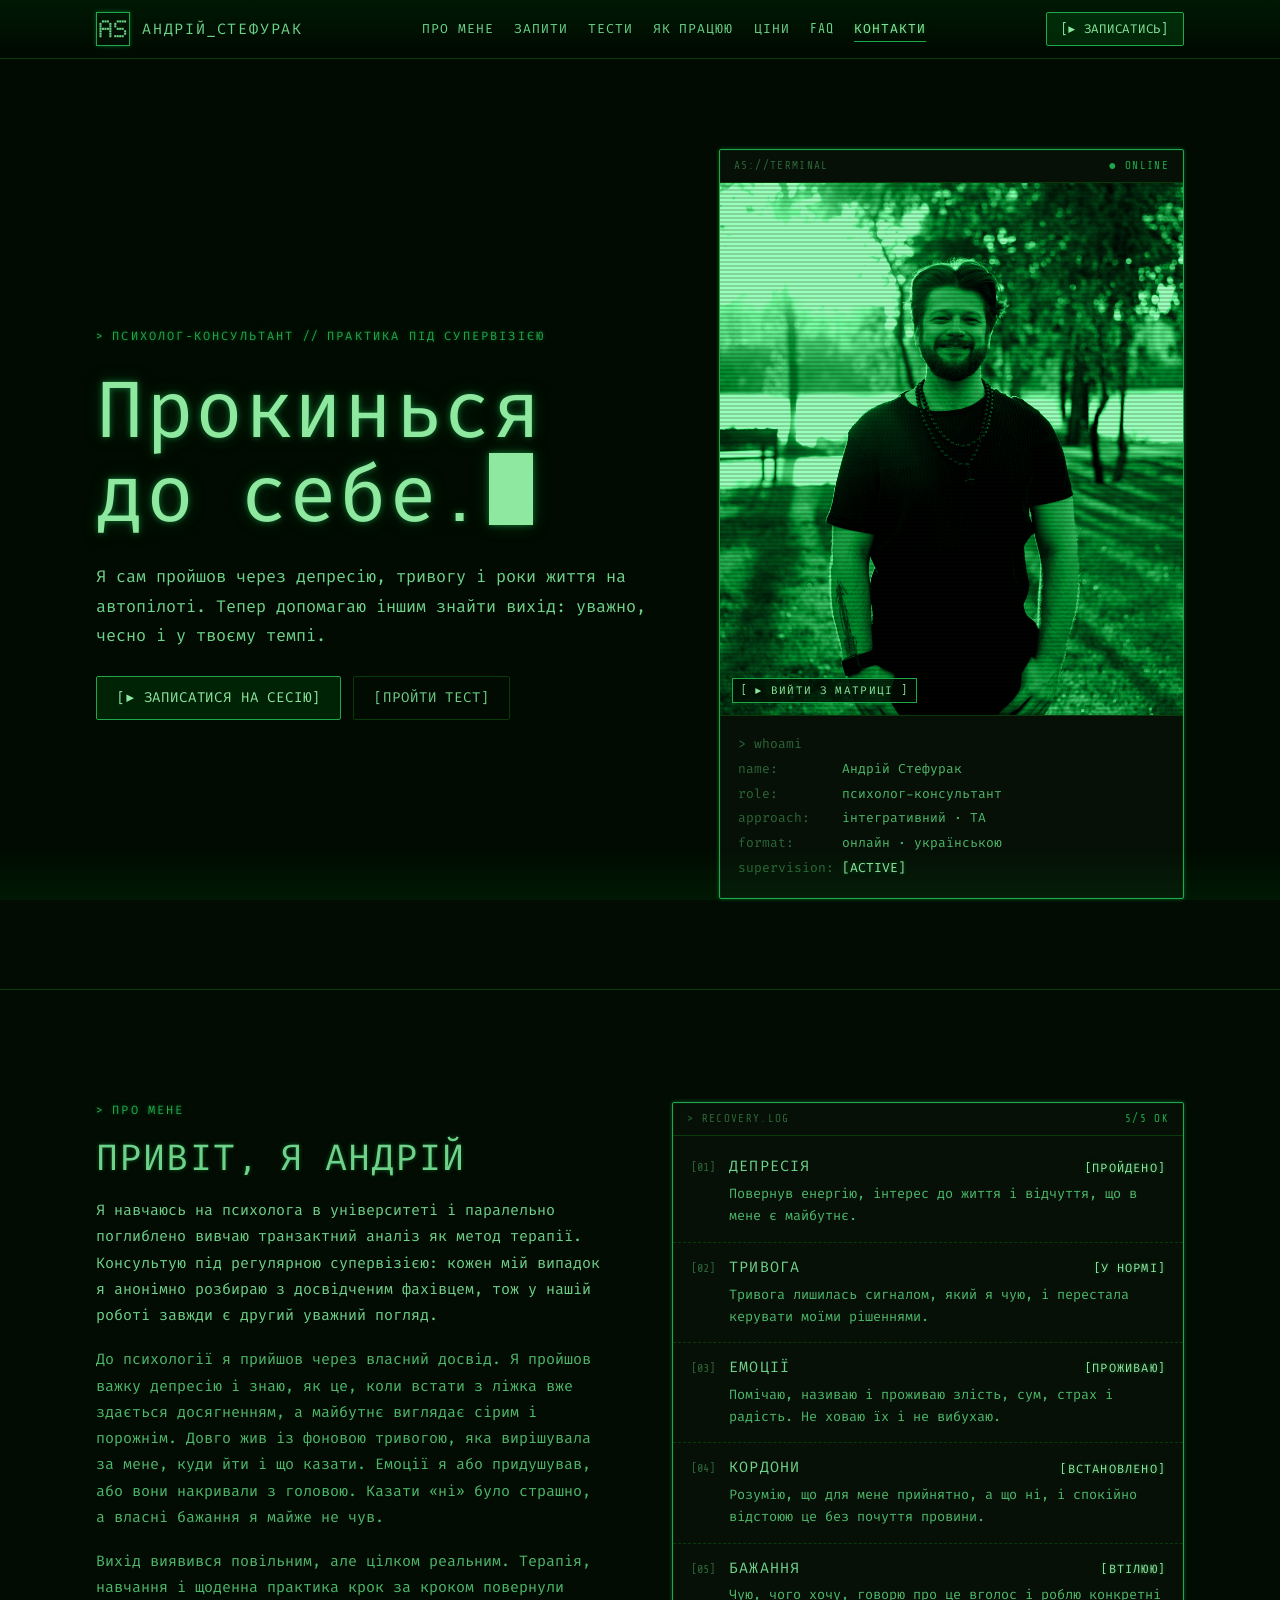
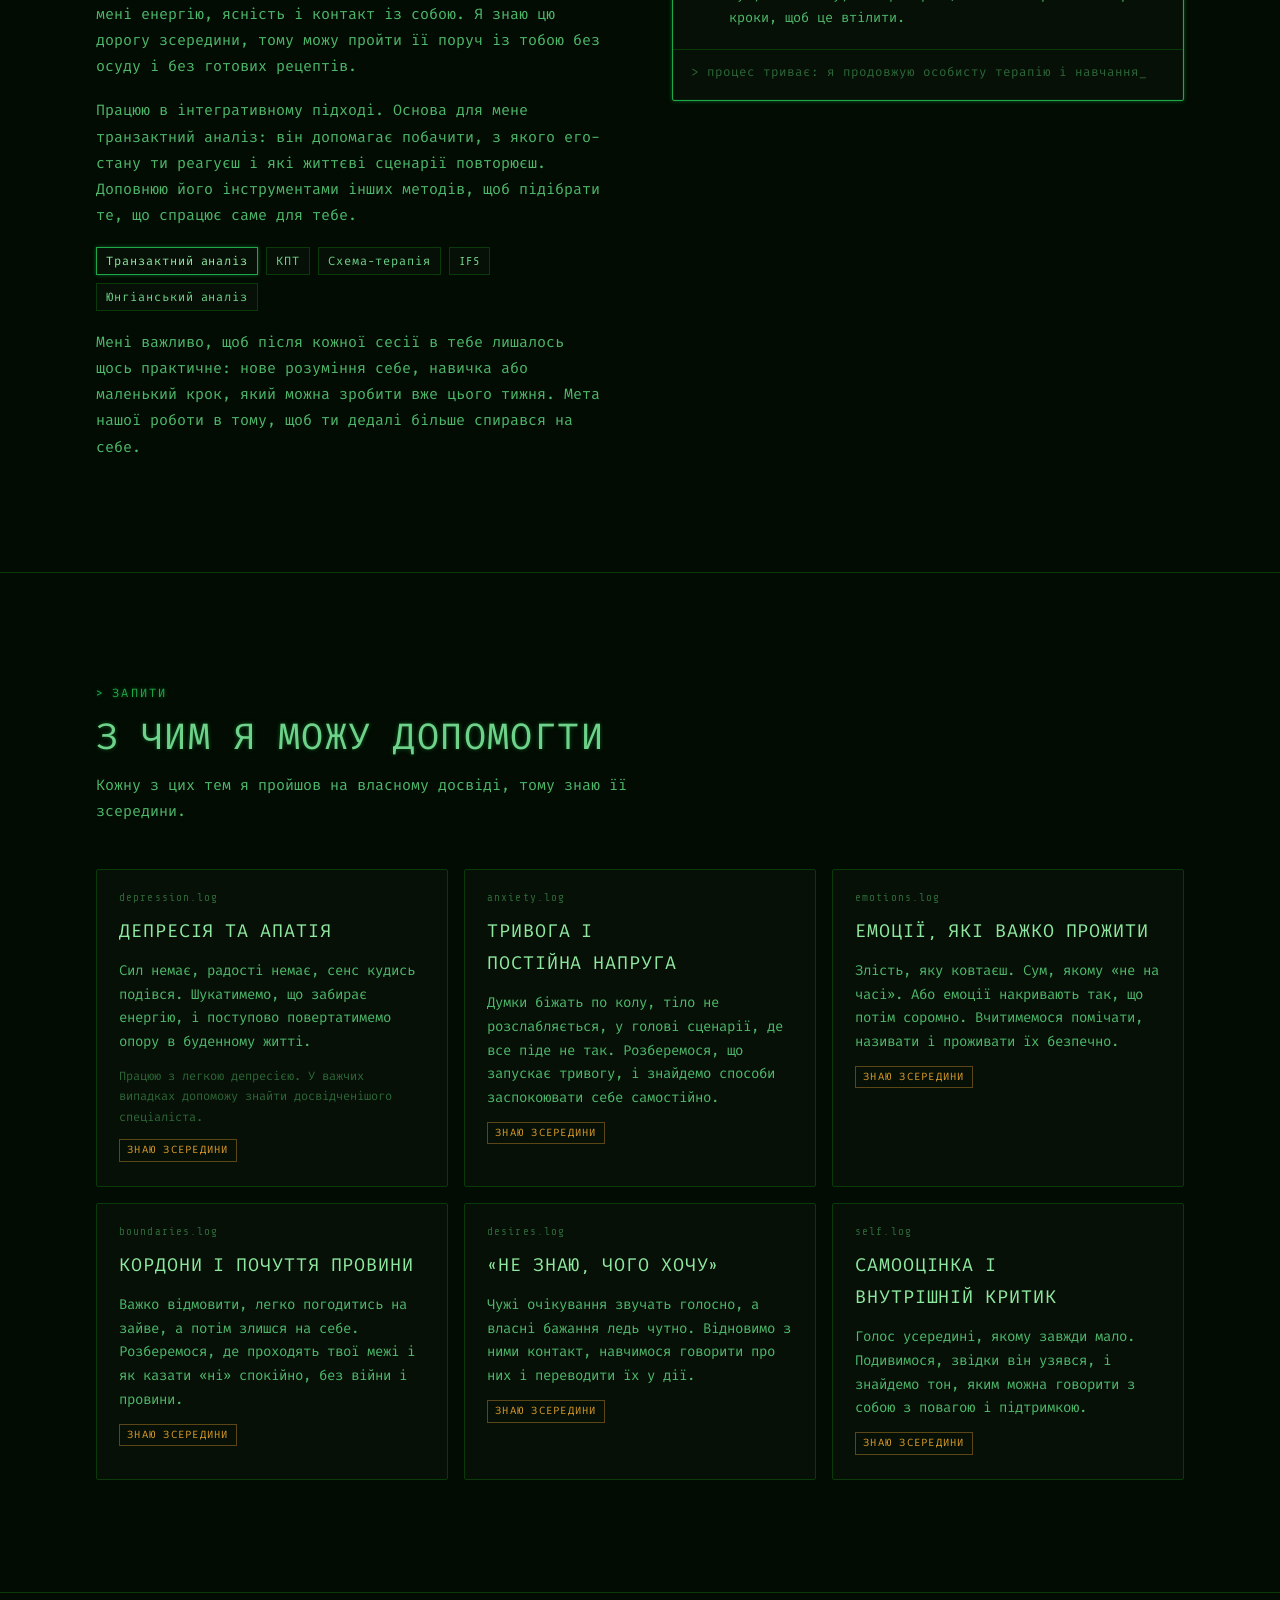
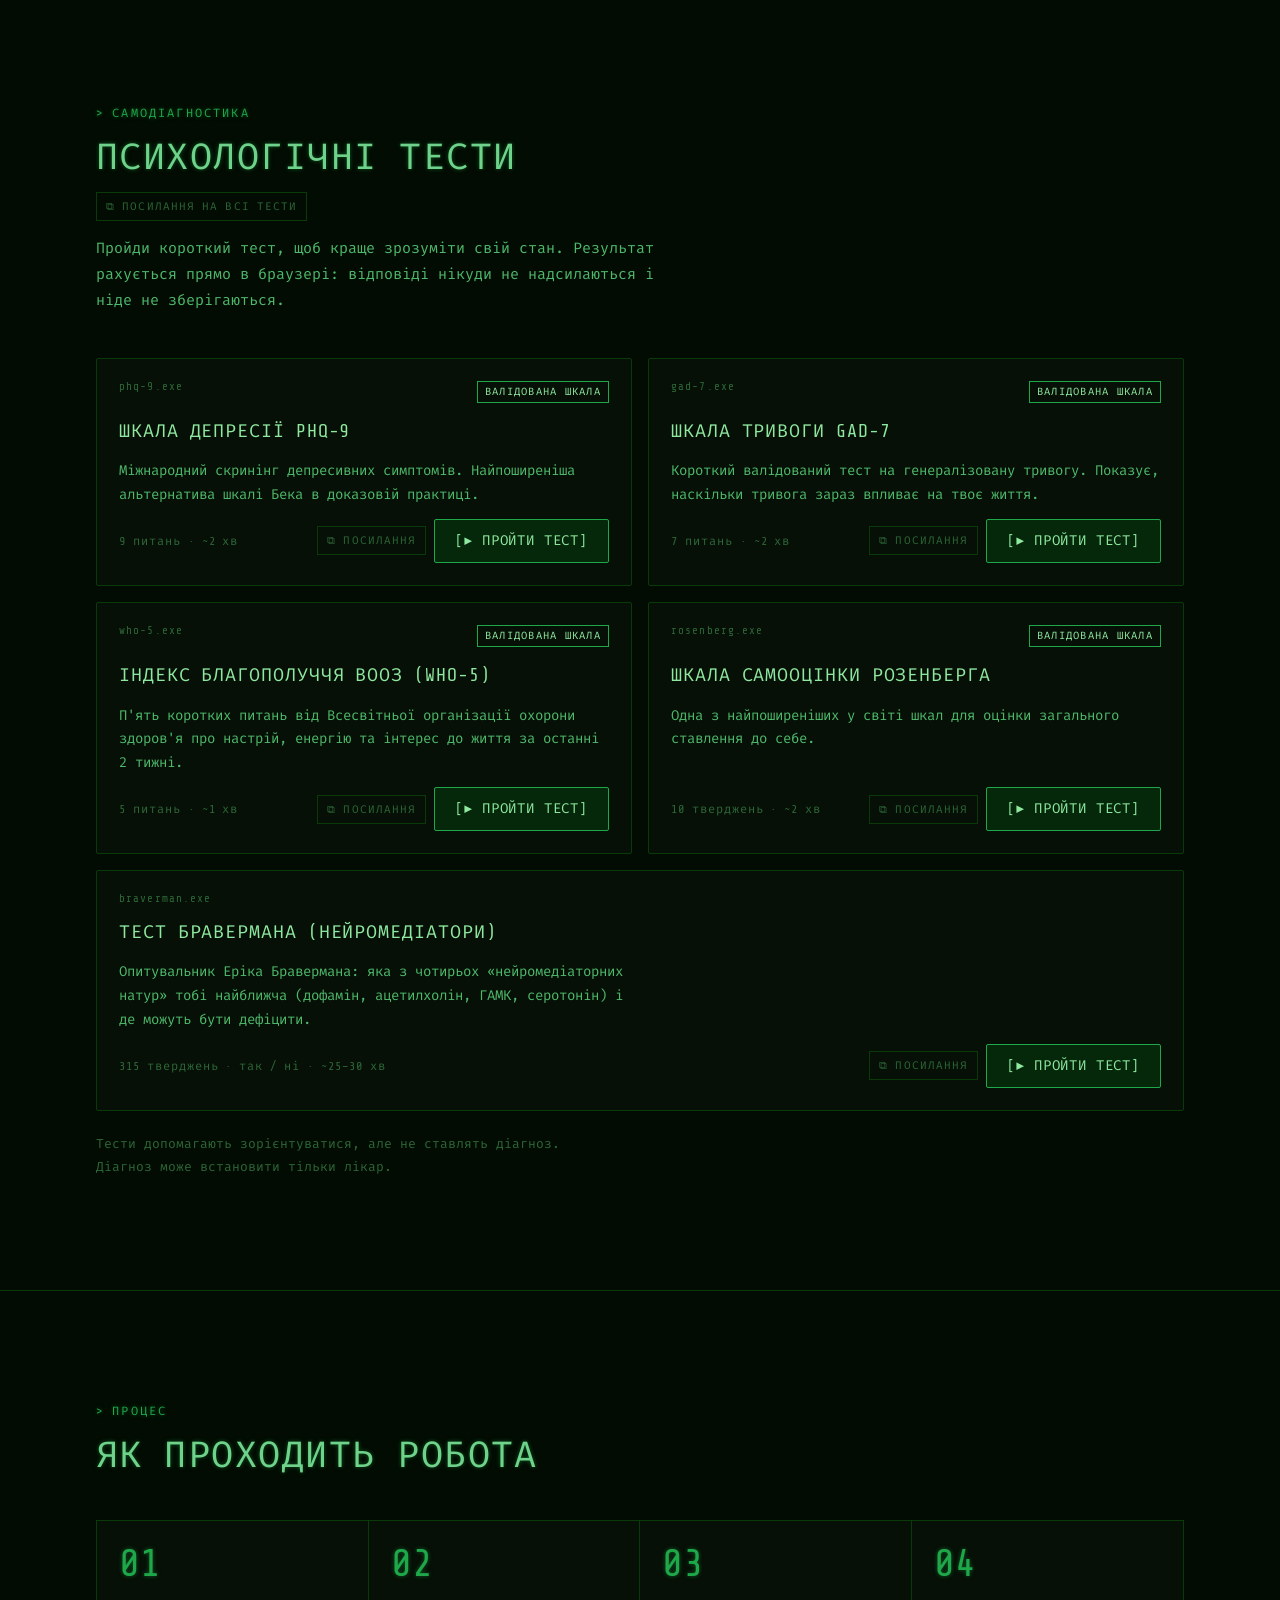
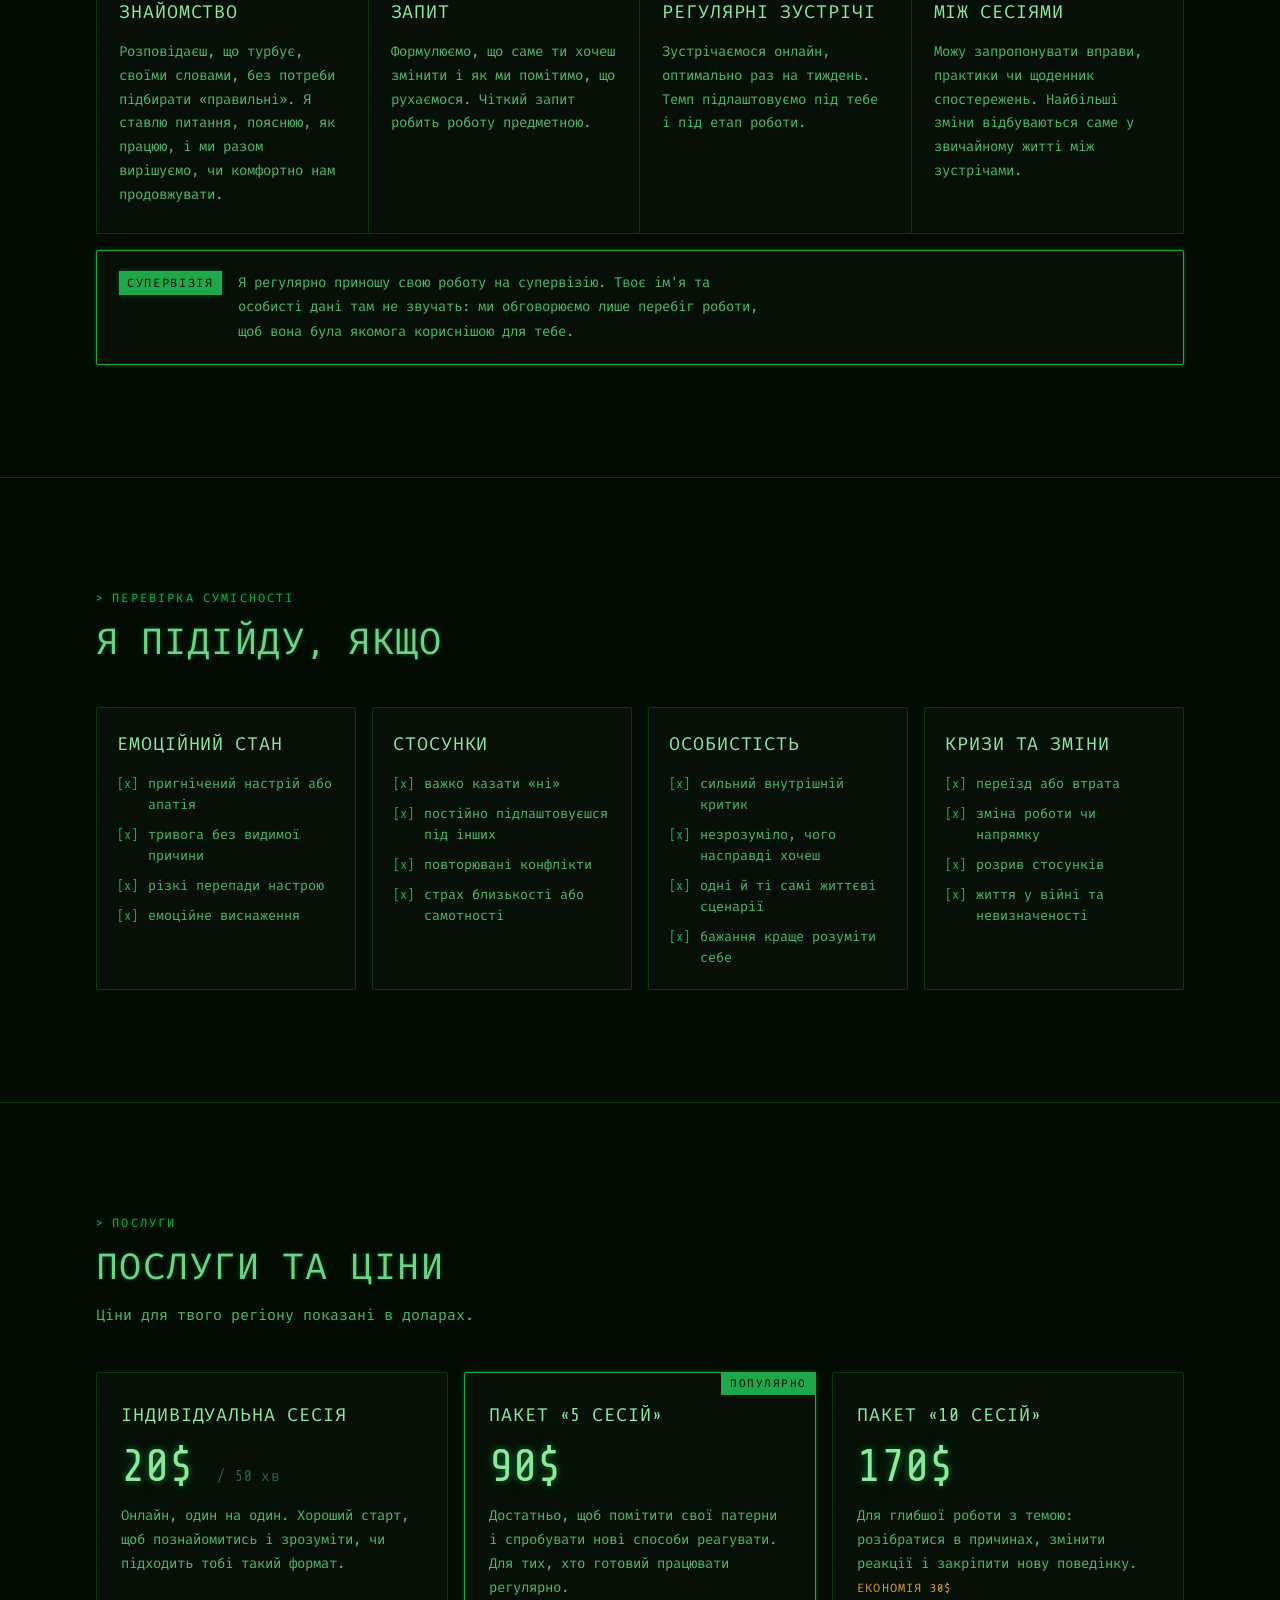
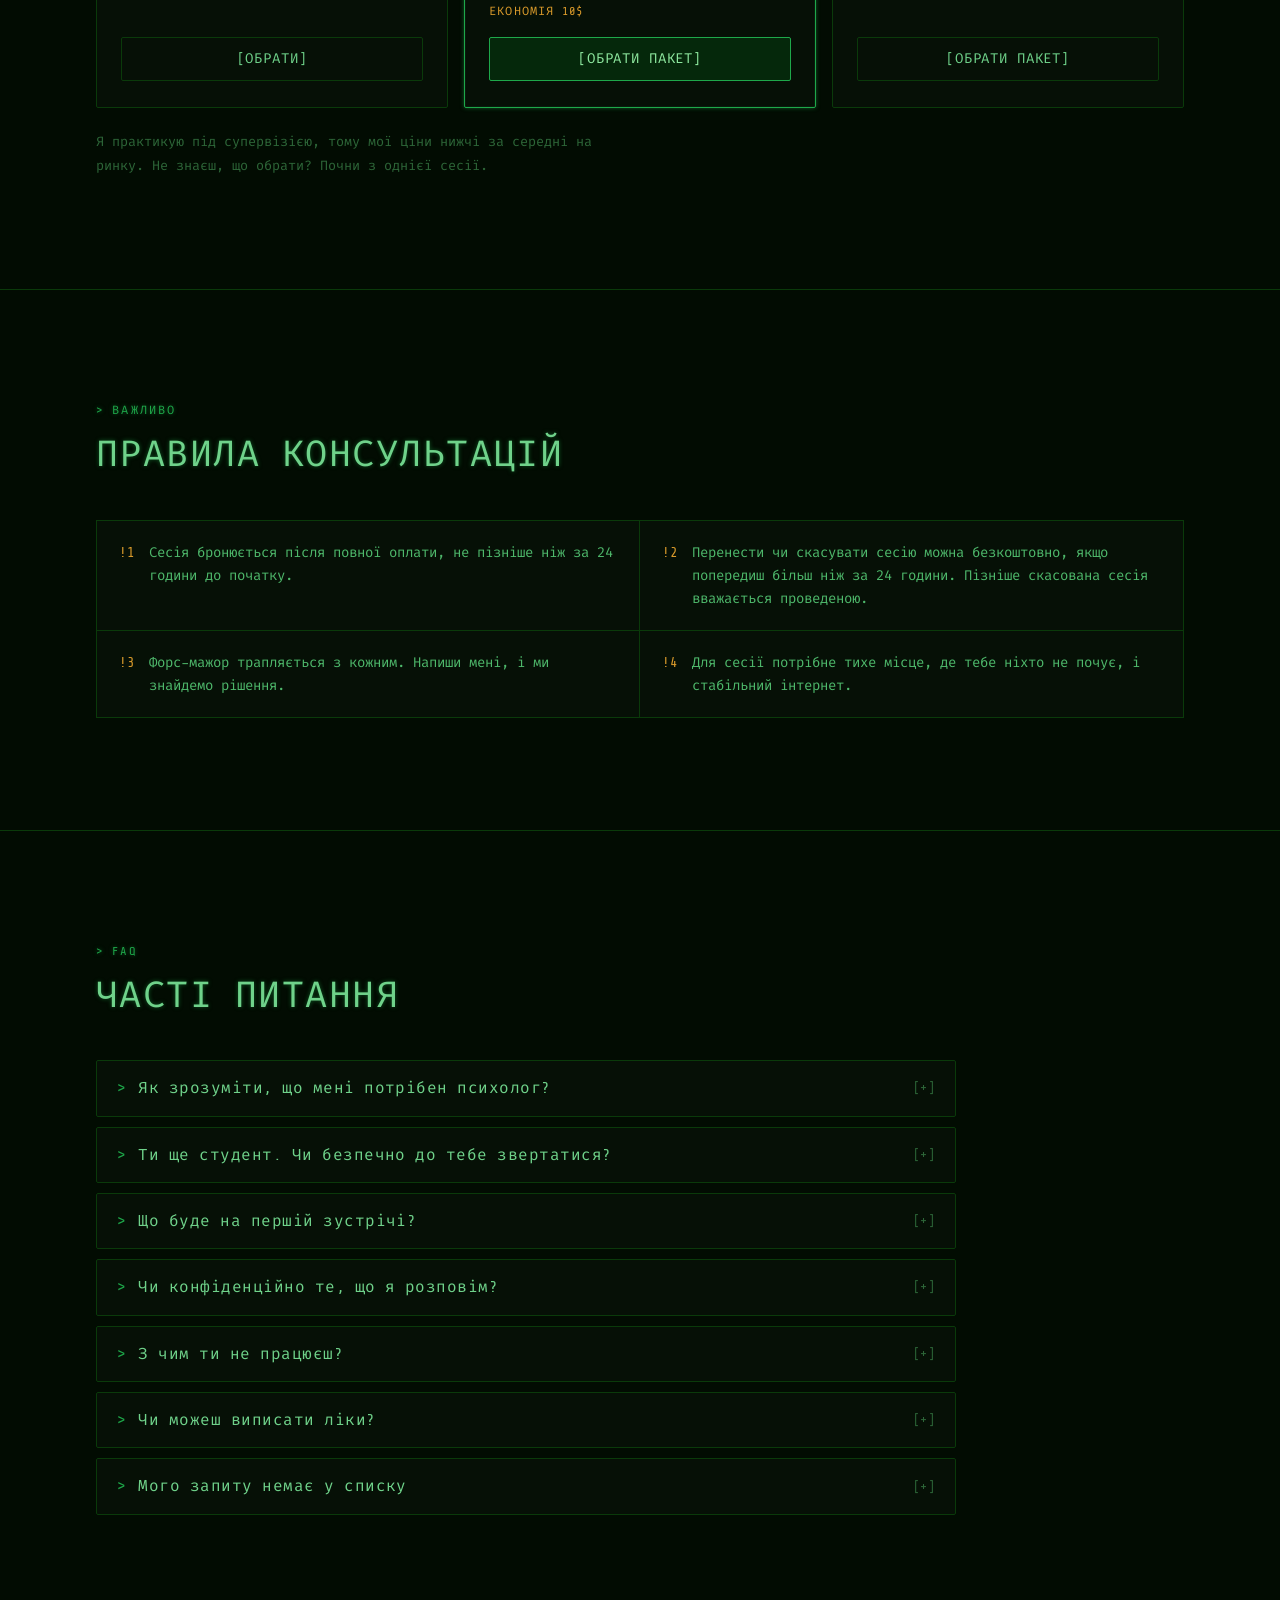
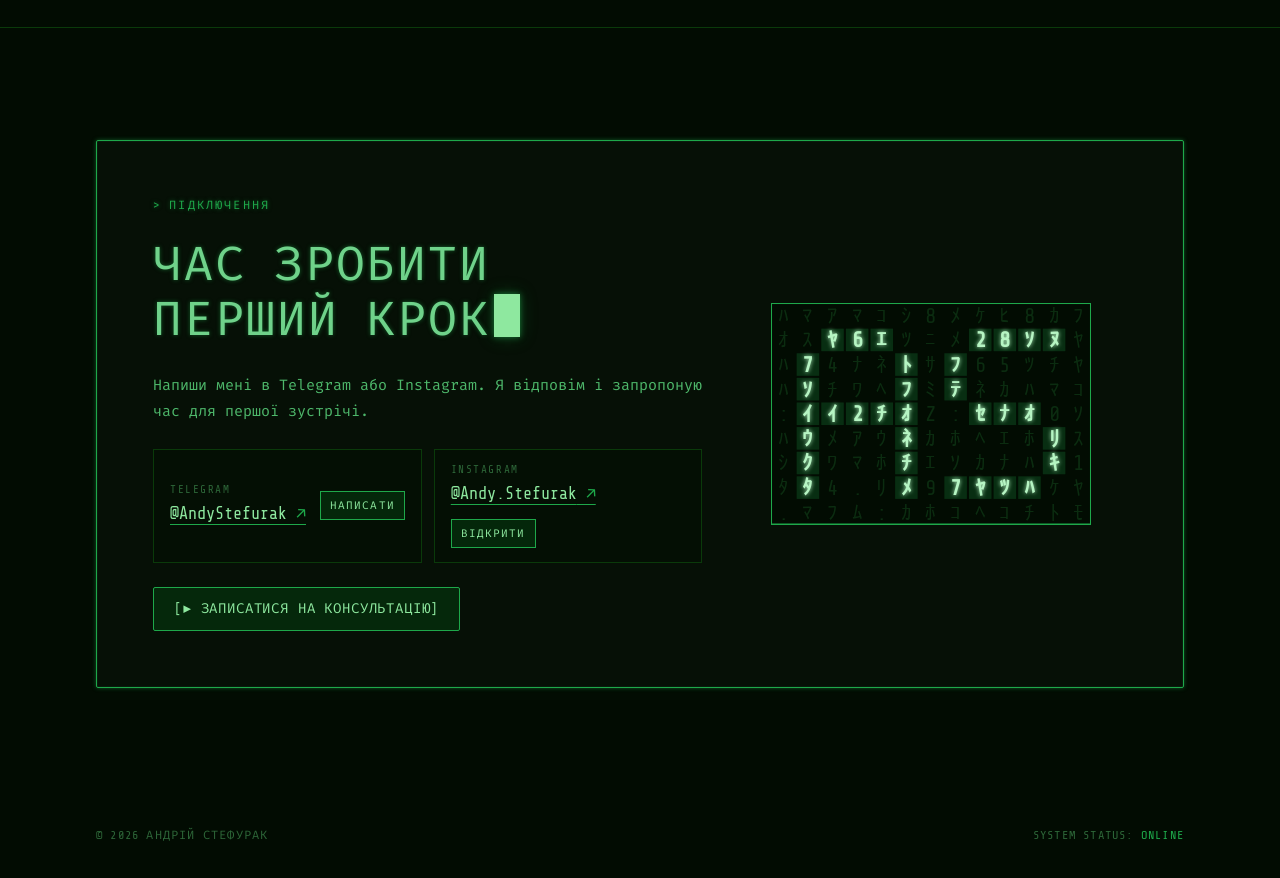
<file: tests/bai/index.html>
<!doctype html>
<html lang="uk">
<head>
<meta charset="utf-8">
<meta name="viewport" content="width=device-width, initial-scale=1, viewport-fit=cover">
<title>Шкала тривоги Бека (BAI) — тест онлайн | Андрій Стефурак</title>
<meta name="claude:viewport-fit-sides" content="cover">
<meta name="description" content="Опитувальник про тілесні та емоційні прояви тривоги за останній тиждень.">
<link rel="canonical" href="https://www.andriistefurak.com/tests/bai/">
<meta property="og:type" content="website">
<meta property="og:site_name" content="Андрій Стефурак">
<meta property="og:title" content="Шкала тривоги Бека (BAI) — тест онлайн | Андрій Стефурак">
<meta property="og:description" content="Опитувальник про тілесні та емоційні прояви тривоги за останній тиждень.">
<meta property="og:url" content="https://www.andriistefurak.com/tests/bai/">
<meta property="og:image" content="https://www.andriistefurak.com/andrii.jpg">
<meta name="twitter:card" content="summary_large_image">
<link rel="icon" type="image/svg+xml" href="data:image/svg+xml,%3Csvg xmlns=%22http://www.w3.org/2000/svg%22 viewBox=%220 0 52 52%22%3E%3Crect width=%2252%22 height=%2252%22 fill=%22%23020c02%22/%3E%3Cg fill=%22%236fd28a%22%3E%3Crect x=%228%22 y=%2212%22 width=%223.4%22 height=%223.4%22/%3E%3Crect x=%2212%22 y=%2212%22 width=%223.4%22 height=%223.4%22/%3E%3Crect x=%2216%22 y=%2212%22 width=%223.4%22 height=%223.4%22/%3E%3Crect x=%2232%22 y=%2212%22 width=%223.4%22 height=%223.4%22/%3E%3Crect x=%2236%22 y=%2212%22 width=%223.4%22 height=%223.4%22/%3E%3Crect x=%2240%22 y=%2212%22 width=%223.4%22 height=%223.4%22/%3E%3Crect x=%2244%22 y=%2212%22 width=%223.4%22 height=%223.4%22/%3E%3Crect x=%224%22 y=%2216%22 width=%223.4%22 height=%223.4%22/%3E%3Crect x=%2220%22 y=%2216%22 width=%223.4%22 height=%223.4%22/%3E%3Crect x=%2228%22 y=%2216%22 width=%223.4%22 height=%223.4%22/%3E%3Crect x=%224%22 y=%2220%22 width=%223.4%22 height=%223.4%22/%3E%3Crect x=%2220%22 y=%2220%22 width=%223.4%22 height=%223.4%22/%3E%3Crect x=%2228%22 y=%2220%22 width=%223.4%22 height=%223.4%22/%3E%3Crect x=%224%22 y=%2224%22 width=%223.4%22 height=%223.4%22/%3E%3Crect x=%228%22 y=%2224%22 width=%223.4%22 height=%223.4%22/%3E%3Crect x=%2212%22 y=%2224%22 width=%223.4%22 height=%223.4%22/%3E%3Crect x=%2216%22 y=%2224%22 width=%223.4%22 height=%223.4%22/%3E%3Crect x=%2220%22 y=%2224%22 width=%223.4%22 height=%223.4%22/%3E%3Crect x=%2232%22 y=%2224%22 width=%223.4%22 height=%223.4%22/%3E%3Crect x=%2236%22 y=%2224%22 width=%223.4%22 height=%223.4%22/%3E%3Crect x=%2240%22 y=%2224%22 width=%223.4%22 height=%223.4%22/%3E%3Crect x=%224%22 y=%2228%22 width=%223.4%22 height=%223.4%22/%3E%3Crect x=%2220%22 y=%2228%22 width=%223.4%22 height=%223.4%22/%3E%3Crect x=%2244%22 y=%2228%22 width=%223.4%22 height=%223.4%22/%3E%3Crect x=%224%22 y=%2232%22 width=%223.4%22 height=%223.4%22/%3E%3Crect x=%2220%22 y=%2232%22 width=%223.4%22 height=%223.4%22/%3E%3Crect x=%2244%22 y=%2232%22 width=%223.4%22 height=%223.4%22/%3E%3Crect x=%224%22 y=%2236%22 width=%223.4%22 height=%223.4%22/%3E%3Crect x=%2220%22 y=%2236%22 width=%223.4%22 height=%223.4%22/%3E%3Crect x=%2228%22 y=%2236%22 width=%223.4%22 height=%223.4%22/%3E%3Crect x=%2232%22 y=%2236%22 width=%223.4%22 height=%223.4%22/%3E%3Crect x=%2236%22 y=%2236%22 width=%223.4%22 height=%223.4%22/%3E%3Crect x=%2240%22 y=%2236%22 width=%223.4%22 height=%223.4%22/%3E%3C/g%3E%3C/svg%3E">
<link rel="preconnect" href="https://fonts.googleapis.com">
<link rel="preconnect" href="https://fonts.gstatic.com" crossorigin>
<link rel="stylesheet" href="https://fonts.googleapis.com/css2?family=Fira+Code:wght@400;500;600&family=Share+Tech+Mono&display=swap">
<style>
/* Layout: terminal-on-CRT — one centered column of neon-bordered panels over a slow matrix rain, scanlines on top. */
:root {
  --bg: #020c02;
  --bg-2: #040f04;
  --card: #061006;
  --neon: #1ea84a;
  --line: #0a3a0a;
  --fg: #6fd28a;
  --fg-2: #4eb86b;
  --dim: #2d6638;
  --muted: #1a4422;
  --bright: #8ee89f;
  --warn: #d99a2b;
  --danger: #e0645c;
  --glow: 0 0 4px rgba(30, 168, 74, .5);
  --glow-strong: 0 0 6px rgba(30, 168, 74, .65), 0 0 18px rgba(30, 168, 74, .25);
  --font-display: "Share Tech Mono", "Fira Code", "Courier New", monospace;
  --font-body: "Fira Code", "Courier New", monospace;
  --radius: 2px;
  --wrap: 1120px;
  color-scheme: dark;
}

* { box-sizing: border-box; }
html { scroll-behavior: smooth; scroll-padding-top: 84px; }
body {
  margin: 0;
  background: var(--bg);
  color: var(--fg-2);
  font: 400 15px/1.75 var(--font-body);
  -webkit-font-smoothing: antialiased;
  overflow-x: hidden;
}
body::before {
  content: ""; position: fixed; inset: 0 0 auto; height: env(safe-area-inset-top, 0px);
  z-index: 60; background: var(--bg);
}
::selection { background: var(--neon); color: var(--bg); }
a { color: var(--bright); text-decoration: none; }
a:hover { text-shadow: var(--glow); }
:focus-visible { outline: 1px dashed var(--bright); outline-offset: 3px; }

/* ── atmosphere ─────────────────────────────── */
#rain { position: fixed; inset: 0; width: 100%; height: 100%; z-index: 0; opacity: .2; pointer-events: none; }
.scanlines::before, .scanlines::after { content: ""; position: fixed; inset: 0; pointer-events: none; z-index: 50; }
.scanlines::before {
  mix-blend-mode: screen;
  background: repeating-linear-gradient(rgba(0,0,0,0) 0, rgba(0,0,0,0) 2px, rgba(0,255,65,.03) 3px, rgba(0,0,0,0) 4px);
}
.scanlines::after {
  background: linear-gradient(rgba(0,255,65,.06), rgba(0,0,0,0) 6%, rgba(0,0,0,0) 94%, rgba(0,255,65,.06));
}
main, header, footer { position: relative; z-index: 2; }

.wrap {
  max-width: var(--wrap); margin: 0 auto;
  padding-left: max(16px, env(safe-area-inset-left, 0px));
  padding-right: max(16px, env(safe-area-inset-right, 0px));
}

/* ── type ───────────────────────────────────── */
h1, h2, h3 { font-family: var(--font-display); font-weight: 400; color: var(--fg); margin: 0; text-wrap: balance; }
h1 { font-size: clamp(2.6rem, 7vw, 5rem); line-height: 1.02; letter-spacing: .02em; color: var(--bright); text-shadow: var(--glow-strong); }
h2 { font-size: clamp(1.6rem, 3.6vw, 2.3rem); line-height: 1.15; letter-spacing: .04em; text-transform: uppercase; text-shadow: var(--glow); }
h3 { font-size: 1.15rem; letter-spacing: .05em; text-transform: uppercase; color: var(--bright); }
p { margin: 0; max-width: 65ch; }
.eyebrow { font: 400 12px/1.4 var(--font-display); letter-spacing: .18em; text-transform: uppercase; color: var(--neon); text-shadow: var(--glow); }
.cursor { display: inline-block; width: .55em; height: .9em; margin-left: .08em; background: var(--bright); box-shadow: var(--glow-strong); vertical-align: -.05em; animation: blink 1.05s steps(1) infinite; }
@keyframes blink { 50% { opacity: 0; } }

/* ── buttons ────────────────────────────────── */
.btn {
  display: inline-flex; align-items: center; gap: .5em;
  font: 400 .88rem/1 var(--font-display); letter-spacing: .06em; text-transform: uppercase;
  padding: 14px 20px; border: 1px solid var(--neon); border-radius: var(--radius);
  background: rgba(0,255,65,.1); color: var(--bright); cursor: pointer;
  transition: background .15s, box-shadow .15s;
}
.btn:hover { background: rgba(0,255,65,.18); box-shadow: var(--glow-strong); text-shadow: none; }
.btn--ghost { background: transparent; border-color: var(--line); color: var(--fg); }
.btn--ghost:hover { border-color: var(--neon); background: rgba(0,255,65,.06); }

/* ── header ─────────────────────────────────── */
.top {
  position: sticky; top: env(safe-area-inset-top, 0px); z-index: 40;
  background: rgba(2,12,2,.88); backdrop-filter: blur(6px);
  border-bottom: 1px solid var(--line);
}
.top .wrap { display: flex; align-items: center; justify-content: space-between; gap: 20px; padding-block: 12px; }
.brand { display: flex; align-items: center; gap: 12px; color: var(--fg); font: 400 15px/1 var(--font-display); letter-spacing: .12em; }
.brand svg { width: 34px; height: 34px; flex: none; border: 1px solid var(--neon); box-shadow: var(--glow); }
.nav { display: flex; gap: 20px; font: 400 13px/1 var(--font-display); letter-spacing: .08em; text-transform: uppercase; }
.nav a { color: var(--fg); padding: 6px 0; border-bottom: 1px solid transparent; transition: color .15s, border-color .15s; }
.nav a:hover, .nav a.active { color: var(--bright); border-bottom-color: var(--neon); text-shadow: var(--glow); }
.top-actions { display: flex; align-items: center; gap: 8px; }
.top .btn { padding: 10px 14px; font-size: .78rem; }
.menu-btn { display: none; }
@media (max-width: 900px) {
  .menu-btn { display: inline-flex; }
  .nav {
    display: none; position: absolute; top: 100%; left: 0; right: 0; flex-direction: column; gap: 0;
    background: var(--bg); border-bottom: 1px solid var(--neon); box-shadow: var(--glow);
    padding-block: 6px 14px;
    padding-left: max(16px, env(safe-area-inset-left, 0px)); padding-right: max(16px, env(safe-area-inset-right, 0px));
  }
  .nav.open { display: flex; }
  .nav a { padding: 15px 0; border-bottom: 1px solid var(--line); font-size: 14px; }
  .nav a::before { content: "> "; color: var(--neon); }
}
@media (max-width: 420px) { .brand span { display: none; } }

/* ── sections ───────────────────────────────── */
section { padding-block: clamp(64px, 9vw, 112px); border-bottom: 1px solid var(--line); }
.section-head { display: grid; gap: 14px; margin-bottom: 44px; }

.panel { background: var(--card); border: 1px solid var(--line); border-radius: var(--radius); }
.panel--neon { border-color: var(--neon); box-shadow: inset 0 0 0 1px rgba(30,168,74,.08), var(--glow); }
.panel-bar {
  display: flex; justify-content: space-between; align-items: center; gap: 12px; padding: 9px 14px;
  border-bottom: 1px solid var(--line); font: 400 11px/1.3 var(--font-display); letter-spacing: .12em; text-transform: uppercase; color: var(--dim);
}
.panel-bar b { color: var(--neon); font-weight: 400; }

/* ── hero ───────────────────────────────────── */
.hero { padding-block: clamp(48px, 7vw, 96px); }
.hero .wrap { display: grid; grid-template-columns: minmax(0, 1.2fr) minmax(0, 1fr); gap: clamp(32px, 5vw, 72px); align-items: center; }
.hero-copy { display: grid; gap: 26px; min-width: 0; }
.hero-copy .lead { font-size: 1.05rem; color: var(--fg); }
.hero-actions { display: flex; flex-wrap: wrap; gap: 12px; }
.hero-card { min-width: 0; }

.photo { position: relative; display: block; width: 100%; padding: 0; border: 0; border-bottom: 1px solid var(--line); background: var(--bg); cursor: default; -webkit-user-select: none; user-select: none; -webkit-touch-callout: none; overflow: hidden; aspect-ratio: 4 / 4.6; max-width: 100%; }
.photo img { display: block; width: 100%; height: 100%; object-fit: cover; object-position: 50% 22%; filter: grayscale(1) contrast(1.15) brightness(.85); transition: filter .6s ease; }
.photo::before { content: ""; position: absolute; inset: 0; background: var(--neon); mix-blend-mode: color; opacity: 1; transition: opacity .6s ease; z-index: 1; }
.photo::after { content: ""; position: absolute; inset: 0; z-index: 2; pointer-events: none;
  background: repeating-linear-gradient(rgba(2,12,2,0) 0, rgba(2,12,2,0) 2px, rgba(2,12,2,.35) 3px, rgba(2,12,2,0) 4px); transition: opacity .6s ease; }
.photo img { pointer-events: none; }
.photo .hint:hover { background: var(--neon); color: var(--bg); text-shadow: none; }
.photo .hint { position: absolute; cursor: pointer; left: 12px; bottom: 12px; z-index: 3; font: 400 11px/1 var(--font-display); letter-spacing: .12em; text-transform: uppercase;
  color: var(--bright); background: rgba(2,12,2,.8); border: 1px solid var(--neon); padding: 6px 8px; }
.photo.is-real img { filter: none; }
.photo.is-real::before, .photo.is-real::after { opacity: 0; }
@media (hover: hover) {
  .photo:hover img { filter: none; }
  .photo:hover::before, .photo:hover::after { opacity: 0; }
}

.whoami { margin: 0; padding: 16px 18px 18px; font: 400 13px/1.9 var(--font-body); color: var(--fg-2); overflow-x: auto; }
.whoami .k { color: var(--dim); }
.whoami .ok { color: var(--bright); text-shadow: var(--glow); }
@media (max-width: 860px) { .hero .wrap { grid-template-columns: minmax(0, 1fr); } .hero-card { max-width: 460px; } }

/* ── about ──────────────────────────────────── */
.about .wrap { display: grid; grid-template-columns: minmax(0, 1fr) minmax(0, 1fr); gap: clamp(32px, 5vw, 64px); align-items: start; }
.about-copy { display: grid; gap: 18px; min-width: 0; }
.about-copy p:first-of-type { color: var(--fg); }
.methods { display: flex; flex-wrap: wrap; gap: 8px; }
.methods span { font: 400 12px/1 var(--font-display); letter-spacing: .08em; border: 1px solid var(--line); background: var(--card); color: var(--fg); padding: 7px 9px; }
.methods span.main { border-color: var(--neon); color: var(--bright); box-shadow: var(--glow); }
.log { min-width: 0; }
.log ol { list-style: none; margin: 0; padding: 6px 0; }
.log li { display: grid; grid-template-columns: auto minmax(0, 1fr); gap: 4px 14px; padding: 14px 18px; border-bottom: 1px dashed var(--line); }
.log li:last-child { border-bottom: 0; }
.log .n { font: 400 12px/1.9 var(--font-display); color: var(--dim); }
.log .row { display: flex; flex-wrap: wrap; justify-content: space-between; gap: 4px 12px; font: 400 15px/1.5 var(--font-display); letter-spacing: .08em; color: var(--fg); }
.log .st { color: var(--bright); text-shadow: var(--glow); font-size: 12px; letter-spacing: .1em; align-self: center; }
.log li p { grid-column: 2; font-size: 13.5px; line-height: 1.65; color: var(--fg-2); }
.log-foot { padding: 12px 18px 16px; border-top: 1px solid var(--line); font-size: 12.5px; color: var(--dim); }
@media (max-width: 860px) { .about .wrap { grid-template-columns: minmax(0, 1fr); } }

/* ── cards ──────────────────────────────────── */
.grid-3 { display: grid; grid-template-columns: repeat(3, minmax(0, 1fr)); gap: 16px; }
@media (max-width: 960px) { .grid-3 { grid-template-columns: repeat(2, minmax(0, 1fr)); } }
@media (max-width: 620px) { .grid-3 { grid-template-columns: minmax(0, 1fr); } }
.card { display: grid; align-content: start; gap: 12px; padding: 22px 22px 24px; transition: border-color .15s, box-shadow .15s; }
.card:hover { border-color: var(--neon); box-shadow: var(--glow); }
.card .file { font: 400 11px/1 var(--font-display); letter-spacing: .1em; color: var(--dim); }
.card p { font-size: 14px; line-height: 1.7; }
.tag { justify-self: start; font: 400 10.5px/1 var(--font-display); letter-spacing: .12em; text-transform: uppercase; color: var(--warn); border: 1px solid rgba(217,154,43,.4); padding: 5px 7px; }

/* ── tests ──────────────────────────────────── */
.tests { display: grid; grid-template-columns: repeat(2, minmax(0, 1fr)); gap: 16px; }
.tests > :last-child:nth-child(odd) { grid-column: 1 / -1; }
@media (max-width: 720px) { .tests { grid-template-columns: minmax(0, 1fr); } }
.test-card { display: grid; grid-template-rows: auto auto 1fr auto; gap: 12px; padding: 22px; }
.test-card .head { display: flex; justify-content: space-between; gap: 10px; flex-wrap: wrap; }
.test-card .kind { font: 400 10.5px/1 var(--font-display); letter-spacing: .12em; text-transform: uppercase; padding: 5px 7px; border: 1px solid var(--neon); color: var(--bright); }
.test-card p { font-size: 14px; line-height: 1.7; }
.test-card .foot { display: flex; justify-content: space-between; align-items: center; gap: 12px; flex-wrap: wrap; }
.test-card .foot-actions { display: flex; gap: 8px; align-items: center; flex-wrap: wrap; }
.test-card .meta { font: 400 12px/1 var(--font-display); letter-spacing: .08em; color: var(--dim); }
.tests-note { margin-top: 22px; color: var(--dim); font-size: 13px; }

/* test dialog */
.dlg { width: min(680px, calc(100vw - 32px)); max-height: calc(100dvh - 32px); padding: 0; border: 1px solid var(--neon); border-radius: var(--radius);
  background: var(--card); color: var(--fg-2); box-shadow: var(--glow-strong); overflow: auto; }
.dlg::backdrop { background: rgba(2,12,2,.86); backdrop-filter: blur(3px); }
.dlg { overscroll-behavior: contain; }
html.is-locked, html.is-locked body { overflow: hidden; }
html.is-locked body { touch-action: none; }
html.is-locked .dlg { touch-action: pan-y; }
.opts.scale10 { grid-template-columns: repeat(11, minmax(0, 1fr)); gap: 4px; }
.opts.scale10 .opt { grid-template-columns: 1fr; justify-items: center; padding: 14px 0; font: 400 1rem/1 var(--font-display); }
.scale-ends { display: flex; justify-content: space-between; gap: 12px; font-size: 12px; color: var(--dim); }
@media (max-width: 520px) { .opts.scale10 { grid-template-columns: repeat(6, minmax(0, 1fr)); } }
.bars { display: grid; gap: 10px; }
.bar-row { display: grid; grid-template-columns: 13em minmax(0, 1fr) 3.6em; gap: 12px; align-items: center; font: 400 13px/1.3 var(--font-display); letter-spacing: .03em; color: var(--fg); }
.bar-row .track { height: 12px; background: var(--bg-2); border: 1px solid var(--line); }
.bar-row .track i { display: block; height: 100%; background: var(--neon); box-shadow: var(--glow); }
.bar-row.low, .bar-row.warn { color: var(--warn); }
.bar-row.dim { color: var(--dim); }
.bar-row.dim .track i { opacity: .45; }
.bar-row.low .track i, .bar-row.warn .track i { background: var(--warn); box-shadow: none; }
.bar-row .v { text-align: right; color: var(--dim); font-variant-numeric: tabular-nums; }
@media (max-width: 480px) { .bar-row { grid-template-columns: minmax(0, 1fr) 3.6em; } .bar-row .track { grid-column: 1 / -1; grid-row: 2; } }
.dlg .panel-bar { position: sticky; top: 0; background: var(--card); z-index: 1; }
.x { background: none; border: 0; color: var(--dim); font: 400 13px/1 var(--font-display); letter-spacing: .1em; cursor: pointer; padding: 4px; }
.x:hover { color: var(--bright); }
.dlg-body { padding: clamp(20px, 4vw, 32px); display: grid; gap: 20px; }
.dlg-body h3 { font-size: 1.4rem; }
.dlg-body p { font-size: 14.5px; }
.progress { display: grid; gap: 8px; }
.progress .count { font: 400 12px/1 var(--font-display); letter-spacing: .12em; color: var(--dim); }
.progress .bar { height: 4px; background: var(--line); }
.progress .bar i { display: block; height: 100%; background: var(--neon); box-shadow: var(--glow); transition: width .2s; }
.q-prompt { font-size: 13px; color: var(--dim); }
.q-text { font: 400 1.25rem/1.45 var(--font-display); color: var(--bright); letter-spacing: .02em; }
.opts { display: grid; gap: 8px; }
.opt { display: grid; grid-template-columns: auto minmax(0, 1fr); gap: 12px; align-items: center; text-align: left; width: 100%;
  padding: 13px 16px; background: var(--bg-2); border: 1px solid var(--line); color: var(--fg); font: 400 14px/1.4 var(--font-body); cursor: pointer; }
.opt:hover { border-color: var(--neon); background: rgba(0,255,65,.06); }
.opt.sel { border-color: var(--neon); background: rgba(0,255,65,.12); color: var(--bright); box-shadow: var(--glow); }
.opt kbd { font: 400 12px/1 var(--font-display); color: var(--neon); }
.dlg-nav { display: flex; justify-content: space-between; gap: 12px; flex-wrap: wrap; }
.score { display: flex; align-items: baseline; gap: 12px; flex-wrap: wrap; }
.score b { font: 400 3.4rem/1 var(--font-display); color: var(--bright); text-shadow: var(--glow-strong); font-variant-numeric: tabular-nums; }
.score span { font: 400 14px/1 var(--font-display); color: var(--dim); letter-spacing: .08em; }
.band { font: 400 1.1rem/1.3 var(--font-display); letter-spacing: .08em; text-transform: uppercase; color: var(--bright); }
.scale { display: grid; grid-template-columns: repeat(var(--n), minmax(0, 1fr)); gap: 3px; }
.scale div { overflow-wrap: break-word; hyphens: auto; padding-top: 8px; border-top: 4px solid var(--line); font: 400 10.5px/1.3 var(--font-display); color: var(--dim); letter-spacing: .04em; }
.scale div.on { border-color: var(--neon); color: var(--bright); box-shadow: 0 -4px 8px -4px rgba(30,168,74,.7); }
@media (max-width: 640px) {
  .scale { grid-template-columns: minmax(0, 1fr); gap: 4px; }
  .scale div { padding: 4px 0 4px 12px; border-top: 0; border-left: 4px solid var(--line); font-size: 12px; }
  .scale div.on { box-shadow: -4px 0 8px -4px rgba(30,168,74,.7); }
}
.alert { border: 1px solid var(--danger); background: rgba(224,100,92,.08); padding: 14px 16px; color: #f2b2ad; font-size: 14px; line-height: 1.65; }
.alert b { color: #ffd4d0; font-weight: 500; }
.fine { font-size: 12px !important; color: var(--dim); line-height: 1.6; }
.btn:disabled { opacity: .45; cursor: not-allowed; box-shadow: none; background: transparent; }

/* ── process ────────────────────────────────── */
.steps { display: grid; grid-template-columns: repeat(4, minmax(0, 1fr)); gap: 0; border: 1px solid var(--line); background: var(--card); }
.step { display: grid; align-content: start; gap: 12px; padding: 24px 22px 26px; border-right: 1px solid var(--line); }
.step:last-child { border-right: 0; }
.step .num { font: 400 2.4rem/1 var(--font-display); color: var(--neon); text-shadow: var(--glow); }
.step p { font-size: 14px; line-height: 1.7; }
@media (max-width: 960px) {
  .steps { grid-template-columns: repeat(2, minmax(0, 1fr)); }
  .step:nth-child(2) { border-right: 0; }
  .step:nth-child(-n+2) { border-bottom: 1px solid var(--line); }
}
@media (max-width: 560px) {
  .steps { grid-template-columns: minmax(0, 1fr); }
  .step { border-right: 0; border-bottom: 1px solid var(--line); }
  .step:last-child { border-bottom: 0; }
}
.note { margin-top: 16px; display: grid; grid-template-columns: auto minmax(0, 1fr); gap: 16px; align-items: start; padding: 20px 22px; }
.note .badge { font: 400 12px/1 var(--font-display); letter-spacing: .14em; color: var(--bg); background: var(--neon); padding: 6px 8px; box-shadow: var(--glow); }
.note p { font-size: 14px; }
@media (max-width: 560px) { .note { grid-template-columns: minmax(0, 1fr); } .note .badge { justify-self: start; } }

/* ── fit list ───────────────────────────────── */
.fit { display: grid; grid-template-columns: repeat(4, minmax(0, 1fr)); gap: 16px; }
@media (max-width: 960px) { .fit { grid-template-columns: repeat(2, minmax(0, 1fr)); } }
@media (max-width: 520px) { .fit { grid-template-columns: minmax(0, 1fr); } }
.fit .panel { padding: 20px; display: grid; align-content: start; gap: 14px; }
.fit ul { list-style: none; margin: 0; padding: 0; display: grid; gap: 9px; }
.fit li { display: grid; grid-template-columns: auto minmax(0, 1fr); gap: 10px; font-size: 13.5px; line-height: 1.55; }
.fit li::before { content: "[x]"; font-family: var(--font-display); color: var(--neon); }

/* ── pricing ────────────────────────────────── */
.prices { display: grid; grid-template-columns: repeat(3, minmax(0, 1fr)); gap: 16px; align-items: stretch; }
@media (max-width: 900px) { .prices { grid-template-columns: minmax(0, 1fr); max-width: 520px; } }
.price { position: relative; display: grid; grid-template-rows: auto auto 1fr auto; gap: 14px; padding: 26px 24px; }
.price .amount { font: 400 2.8rem/1 var(--font-display); color: var(--bright); text-shadow: var(--glow-strong); font-variant-numeric: tabular-nums; }
.price .amount small { font-size: .9rem; color: var(--dim); letter-spacing: .06em; text-shadow: none; }
.price p { font-size: 14px; line-height: 1.7; }
.price .save { font: 400 12px/1 var(--font-display); letter-spacing: .1em; text-transform: uppercase; color: var(--warn); }
.price .btn { justify-content: center; }
.ribbon { position: absolute; top: -1px; right: -1px; font: 400 11px/1 var(--font-display); letter-spacing: .14em; background: var(--neon); color: var(--bg); padding: 6px 9px; }
.cur { display: inline-flex; border: 1px solid var(--line); margin-bottom: 22px; }
.cur button { font: 400 12px/1 var(--font-display); letter-spacing: .12em; padding: 10px 14px; background: transparent; color: var(--dim); border: 0; cursor: pointer; }
.cur button[aria-pressed="true"] { background: rgba(0,255,65,.12); color: var(--bright); box-shadow: inset 0 0 0 1px var(--neon); }
.prices-note { margin-top: 22px; color: var(--dim); font-size: 13.5px; }

/* ── rules ──────────────────────────────────── */
.rules { display: grid; grid-template-columns: repeat(2, minmax(0, 1fr)); gap: 0; margin: 0; padding: 0; border: 1px solid var(--line); background: var(--card); counter-reset: r; }
.rules li { list-style: none; display: grid; grid-template-columns: auto minmax(0, 1fr); gap: 14px; padding: 20px 22px; border-bottom: 1px solid var(--line); font-size: 14px; line-height: 1.65; }
.rules li:nth-child(odd) { border-right: 1px solid var(--line); }
.rules li:nth-last-child(-n+2) { border-bottom: 0; }
.rules li::before { counter-increment: r; content: "!" counter(r); font-family: var(--font-display); color: var(--warn); }
@media (max-width: 720px) {
  .rules { grid-template-columns: minmax(0, 1fr); }
  .rules li:nth-child(odd) { border-right: 0; }
  .rules li:nth-last-child(2) { border-bottom: 1px solid var(--line); }
}

/* ── faq ────────────────────────────────────── */
.faq { display: grid; gap: 10px; max-width: 860px; }
.faq details { background: var(--card); border: 1px solid var(--line); border-radius: var(--radius); }
.faq details[open] { border-color: var(--neon); box-shadow: var(--glow); }
.faq summary {
  list-style: none; cursor: pointer; display: grid; grid-template-columns: auto minmax(0, 1fr) auto; gap: 12px; align-items: center;
  padding: 16px 20px; color: var(--fg); font: 400 1rem/1.4 var(--font-display); letter-spacing: .03em;
}
.faq summary::-webkit-details-marker { display: none; }
.faq summary::before { content: ">"; color: var(--neon); }
.faq summary::after { content: "[+]"; color: var(--dim); font-size: 13px; }
.faq details[open] summary::after { content: "[–]"; color: var(--neon); }
.faq summary:hover { color: var(--bright); }
.faq details > div { padding: 0 20px 18px 42px; font-size: 14px; line-height: 1.75; display: grid; gap: 10px; }
.faq .hotline { color: var(--bright); }

/* ── contact ────────────────────────────────── */
.contact { border-bottom: 0; }
.contact .panel { padding: clamp(28px, 5vw, 56px); display: grid; grid-template-columns: minmax(0, 1.4fr) minmax(0, 1fr); gap: 32px; align-items: center; }
.contact-copy { display: grid; gap: 24px; justify-items: start; min-width: 0; }
.contact h2 { font-size: clamp(1.8rem, 4.4vw, 3rem); }
.contact .logo-big { width: 100%; max-width: 320px; height: auto; justify-self: center; }
@media (max-width: 820px) { .contact .panel { grid-template-columns: minmax(0, 1fr); } .contact .logo-big { max-width: 240px; justify-self: start; } }
.contacts { display: grid; grid-template-columns: repeat(2, minmax(0, 1fr)); gap: 12px; width: 100%; }
@media (max-width: 560px) { .contacts { grid-template-columns: minmax(0, 1fr); } }
.contact-row { display: flex; flex-wrap: wrap; justify-content: space-between; align-items: center; gap: 12px; padding: 14px 16px; border: 1px solid var(--line); background: var(--bg-2); }
.contact-row .lbl { font: 400 11px/1 var(--font-display); letter-spacing: .14em; color: var(--dim); text-transform: uppercase; margin-bottom: 6px; }
.contact-row .handle { font: 400 1.05rem/1.2 var(--font-display); white-space: nowrap; color: var(--bright);
  text-decoration: underline; text-decoration-color: var(--neon); text-decoration-thickness: 1px; text-underline-offset: 5px; }
.contact-row .handle::after { content: " ↗"; color: var(--neon); }
.contact-row .handle:hover { background: var(--neon); color: var(--bg); text-decoration: none; text-shadow: none; }
.contact-row .handle:hover::after { color: var(--bg); }
.open { font: 400 11px/1 var(--font-display); letter-spacing: .1em; text-transform: uppercase; color: var(--bright); border: 1px solid var(--neon); background: rgba(0,255,65,.1); padding: 8px 9px; white-space: nowrap; }
.open:hover { background: var(--neon); color: var(--bg); text-shadow: none; }
.copy { font: 400 11px/1 var(--font-display); letter-spacing: .1em; text-transform: uppercase; background: transparent; color: var(--dim); border: 1px solid var(--line); padding: 8px 9px; cursor: pointer; }
.copy:hover { color: var(--bright); border-color: var(--neon); }

footer .wrap { display: flex; flex-wrap: wrap; justify-content: space-between; gap: 10px; padding-block: 26px 34px; font: 400 12px/1.5 var(--font-display); letter-spacing: .1em; color: var(--dim); text-transform: uppercase; }
footer .on { color: var(--neon); }

@media (prefers-reduced-motion: reduce) {
  html { scroll-behavior: auto; }
  .cursor { animation: none; }
  #rain { display: none; }
  .photo img, .photo::before, .photo::after { transition: none; }
}
</style>
</head>
<body class="scanlines" data-open-test="bai">
<canvas id="rain" aria-hidden="true"></canvas>

<header class="top">
  <div class="wrap">
    <a class="brand" href="#top" aria-label="Андрій Стефурак — на початок">
      <svg id="logo-mini" viewBox="0 0 52 52" aria-hidden="true"></svg>
      <span>АНДРІЙ_СТЕФУРАК</span>
    </a>
    <nav class="nav" id="nav" aria-label="Розділи">
      <a href="#about">Про мене</a>
      <a href="#help">Запити</a>
      <a href="#tests">Тести</a>
      <a href="#process">Як працюю</a>
      <a href="#prices">Ціни</a>
      <a href="#faq">FAQ</a>
      <a href="#contact">Контакти</a>
    </nav>
    <div class="top-actions">
      <a class="btn" href="https://t.me/AndyStefurak" target="_blank" rel="noopener">[▶ Записатись]</a>
      <button class="btn btn--ghost menu-btn" type="button" id="menu-btn" aria-expanded="false" aria-controls="nav">[≡ Меню]</button>
    </div>
  </div>
</header>

<main id="top">

  <!-- HERO -->
  <section class="hero">
    <div class="wrap">
      <div class="hero-copy">
        <div class="eyebrow">&gt; Психолог-консультант // практика під супервізією</div>
        <h1>Прокинься<br>до себе.<span class="cursor" aria-hidden="true"></span></h1>
        <p class="lead">Я сам пройшов через депресію, тривогу і роки життя на автопілоті. Тепер допомагаю іншим знайти вихід: уважно, чесно і у твоєму темпі.</p>
        <div class="hero-actions">
          <a class="btn" href="https://t.me/AndyStefurak" target="_blank" rel="noopener">[▶ Записатися на сесію]</a>
          <a class="btn btn--ghost" href="#tests">[Пройти тест]</a>
        </div>
      </div>

      <div class="hero-card panel panel--neon">
        <div class="panel-bar"><span>AS://terminal</span><b>● online</b></div>
        <div class="photo" id="photo" title="Наведи, торкнись або утримуй, щоб побачити в кольорі">
          <img draggable="false" src="../../andrii.jpg" alt="Андрій Стефурак усміхається в парку на заході сонця" width="900" height="1200">
          <a class="hint" href="#process">[ ▶ вийти з матриці ]</a>
        </div>
<pre class="whoami"><span class="k">&gt; whoami</span>
<span class="k">name:</span>        Андрій Стефурак
<span class="k">role:</span>        психолог-консультант
<span class="k">approach:</span>    інтегративний · ТА
<span class="k">format:</span>      онлайн · українською
<span class="k">supervision:</span> <span class="ok">[ACTIVE]</span></pre>
      </div>
    </div>
  </section>

  <!-- ABOUT -->
  <section id="about" class="about">
    <div class="wrap">
      <div class="about-copy">
        <div class="eyebrow">&gt; Про мене</div>
        <h2>Привіт, я Андрій</h2>
        <p>Я навчаюсь на психолога в університеті і паралельно поглиблено вивчаю транзактний аналіз як метод терапії. Консультую під регулярною супервізією: кожен мій випадок я анонімно розбираю з досвідченим фахівцем, тож у нашій роботі завжди є другий уважний погляд.</p>
        <p>До психології я прийшов через власний досвід. Я пройшов важку депресію і знаю, як це, коли встати з ліжка вже здається досягненням, а майбутнє виглядає сірим і порожнім. Довго жив із фоновою тривогою, яка вирішувала за мене, куди йти і що казати. Емоції я або придушував, або вони накривали з головою. Казати «ні» було страшно, а власні бажання я майже не чув.</p>
        <p>Вихід виявився повільним, але цілком реальним. Терапія, навчання і щоденна практика крок за кроком повернули мені енергію, ясність і контакт із собою. Я знаю цю дорогу зсередини, тому можу пройти її поруч із тобою без осуду і без готових рецептів.</p>
        <p>Працюю в інтегративному підході. Основа для мене транзактний аналіз: він допомагає побачити, з якого его-стану ти реагуєш і які життєві сценарії повторюєш. Доповнюю його інструментами інших методів, щоб підібрати те, що спрацює саме для тебе.</p>
        <div class="methods" aria-label="Методи">
          <span class="main">Транзактний аналіз</span>
          <span>КПТ</span>
          <span>Схема-терапія</span>
          <span>IFS</span>
          <span>Юнгіанський аналіз</span>
        </div>
        <p>Мені важливо, щоб після кожної сесії в тебе лишалось щось практичне: нове розуміння себе, навичка або маленький крок, який можна зробити вже цього тижня. Мета нашої роботи в тому, щоб ти дедалі більше спирався на себе.</p>
      </div>

      <div class="log panel panel--neon" aria-label="Мій шлях">
        <div class="panel-bar"><span>&gt; recovery.log</span><b>5/5 ok</b></div>
        <ol>
          <li><span class="n">[01]</span>
            <div class="row"><span>ДЕПРЕСІЯ</span><span class="st">[ПРОЙДЕНО]</span></div>
            <p>Повернув енергію, інтерес до життя і відчуття, що в мене є майбутнє.</p></li>
          <li><span class="n">[02]</span>
            <div class="row"><span>ТРИВОГА</span><span class="st">[У НОРМІ]</span></div>
            <p>Тривога лишилась сигналом, який я чую, і перестала керувати моїми рішеннями.</p></li>
          <li><span class="n">[03]</span>
            <div class="row"><span>ЕМОЦІЇ</span><span class="st">[ПРОЖИВАЮ]</span></div>
            <p>Помічаю, називаю і проживаю злість, сум, страх і радість. Не ховаю їх і не вибухаю.</p></li>
          <li><span class="n">[04]</span>
            <div class="row"><span>КОРДОНИ</span><span class="st">[ВСТАНОВЛЕНО]</span></div>
            <p>Розумію, що для мене прийнятно, а що ні, і спокійно відстоюю це без почуття провини.</p></li>
          <li><span class="n">[05]</span>
            <div class="row"><span>БАЖАННЯ</span><span class="st">[ВТІЛЮЮ]</span></div>
            <p>Чую, чого хочу, говорю про це вголос і роблю конкретні кроки, щоб це втілити.</p></li>
        </ol>
        <div class="log-foot">&gt; процес триває: я продовжую особисту терапію і навчання_</div>
      </div>
    </div>
  </section>

  <!-- HELP -->
  <section id="help">
    <div class="wrap">
      <div class="section-head">
        <div class="eyebrow">&gt; Запити</div>
        <h2>З чим я можу допомогти</h2>
        <p>Кожну з цих тем я пройшов на власному досвіді, тому знаю її зсередини.</p>
      </div>
      <div class="grid-3">
        <article class="card panel">
          <span class="file">depression.log</span>
          <h3>Депресія та апатія</h3>
          <p>Сил немає, радості немає, сенс кудись подівся. Шукатимемо, що забирає енергію, і поступово повертатимемо опору в буденному житті.</p>
          <p class="fine">Працюю з легкою депресією. У важчих випадках допоможу знайти досвідченішого спеціаліста.</p>
          <span class="tag">знаю зсередини</span>
        </article>
        <article class="card panel">
          <span class="file">anxiety.log</span>
          <h3>Тривога і постійна напруга</h3>
          <p>Думки біжать по колу, тіло не розслабляється, у голові сценарії, де все піде не так. Розберемося, що запускає тривогу, і знайдемо способи заспокоювати себе самостійно.</p>
          <span class="tag">знаю зсередини</span>
        </article>
        <article class="card panel">
          <span class="file">emotions.log</span>
          <h3>Емоції, які важко прожити</h3>
          <p>Злість, яку ковтаєш. Сум, якому «не на часі». Або емоції накривають так, що потім соромно. Вчитимемося помічати, називати і проживати їх безпечно.</p>
          <span class="tag">знаю зсередини</span>
        </article>
        <article class="card panel">
          <span class="file">boundaries.log</span>
          <h3>Кордони і почуття провини</h3>
          <p>Важко відмовити, легко погодитись на зайве, а потім злишся на себе. Розберемося, де проходять твої межі і як казати «ні» спокійно, без війни і провини.</p>
          <span class="tag">знаю зсередини</span>
        </article>
        <article class="card panel">
          <span class="file">desires.log</span>
          <h3>«Не знаю, чого хочу»</h3>
          <p>Чужі очікування звучать голосно, а власні бажання ледь чутно. Відновимо з ними контакт, навчимося говорити про них і переводити їх у дії.</p>
          <span class="tag">знаю зсередини</span>
        </article>
        <article class="card panel">
          <span class="file">self.log</span>
          <h3>Самооцінка і внутрішній критик</h3>
          <p>Голос усередині, якому завжди мало. Подивимося, звідки він узявся, і знайдемо тон, яким можна говорити з собою з повагою і підтримкою.</p>
          <span class="tag">знаю зсередини</span>
        </article>
      </div>
    </div>
  </section>

  <!-- TESTS -->
  <section id="tests">
    <div class="wrap">
      <div class="section-head">
        <div class="eyebrow">&gt; Самодіагностика</div>
        <h2>Психологічні тести</h2>
        <div><button class="copy" type="button" id="link-tests" title="https://www.andriistefurak.com/tests/">⧉ Посилання на всі тести</button></div>
        <p>Пройди короткий тест, щоб краще зрозуміти свій стан. Результат рахується прямо в браузері: відповіді нікуди не надсилаються і ніде не зберігаються.</p>
      </div>
      <div class="tests" id="test-list"></div>
      <p class="tests-note">Тести допомагають зорієнтуватися, але не ставлять діагноз. Діагноз може встановити тільки лікар.</p>
    </div>
  </section>

  <!-- PROCESS -->
  <section id="process">
    <div class="wrap">
      <div class="section-head">
        <div class="eyebrow">&gt; Процес</div>
        <h2>Як проходить робота</h2>
      </div>
      <div class="steps">
        <div class="step">
          <span class="num">01</span>
          <h3>Знайомство</h3>
          <p>Розповідаєш, що турбує, своїми словами, без потреби підбирати «правильні». Я ставлю питання, пояснюю, як працюю, і ми разом вирішуємо, чи комфортно нам продовжувати.</p>
        </div>
        <div class="step">
          <span class="num">02</span>
          <h3>Запит</h3>
          <p>Формулюємо, що саме ти хочеш змінити і як ми помітимо, що рухаємося. Чіткий запит робить роботу предметною.</p>
        </div>
        <div class="step">
          <span class="num">03</span>
          <h3>Регулярні зустрічі</h3>
          <p>Зустрічаємося онлайн, оптимально раз на тиждень. Темп підлаштовуємо під тебе і під етап роботи.</p>
        </div>
        <div class="step">
          <span class="num">04</span>
          <h3>Між сесіями</h3>
          <p>Можу запропонувати вправи, практики чи щоденник спостережень. Найбільші зміни відбуваються саме у звичайному житті між зустрічами.</p>
        </div>
      </div>
      <div class="note panel panel--neon">
        <span class="badge">СУПЕРВІЗІЯ</span>
        <p>Я регулярно приношу свою роботу на супервізію. Твоє ім'я та особисті дані там не звучать: ми обговорюємо лише перебіг роботи, щоб вона була якомога кориснішою для тебе.</p>
      </div>
    </div>
  </section>

  <!-- FIT -->
  <section id="fit">
    <div class="wrap">
      <div class="section-head">
        <div class="eyebrow">&gt; Перевірка сумісності</div>
        <h2>Я підійду, якщо</h2>
      </div>
      <div class="fit">
        <div class="panel">
          <h3>Емоційний стан</h3>
          <ul>
            <li>пригнічений настрій або апатія</li>
            <li>тривога без видимої причини</li>
            <li>різкі перепади настрою</li>
            <li>емоційне виснаження</li>
          </ul>
        </div>
        <div class="panel">
          <h3>Стосунки</h3>
          <ul>
            <li>важко казати «ні»</li>
            <li>постійно підлаштовуєшся під інших</li>
            <li>повторювані конфлікти</li>
            <li>страх близькості або самотності</li>
          </ul>
        </div>
        <div class="panel">
          <h3>Особистість</h3>
          <ul>
            <li>сильний внутрішній критик</li>
            <li>незрозуміло, чого насправді хочеш</li>
            <li>одні й ті самі життєві сценарії</li>
            <li>бажання краще розуміти себе</li>
          </ul>
        </div>
        <div class="panel">
          <h3>Кризи та зміни</h3>
          <ul>
            <li>переїзд або втрата</li>
            <li>зміна роботи чи напрямку</li>
            <li>розрив стосунків</li>
            <li>життя у війні та невизначеності</li>
          </ul>
        </div>
      </div>
    </div>
  </section>

  <!-- PRICES -->
  <section id="prices">
    <div class="wrap">
      <div class="section-head">
        <div class="eyebrow">&gt; Послуги</div>
        <h2>Послуги та ціни</h2>
        <p id="cur-note">Ціни показані в доларах. Для клієнтів з Європи ціни в євро.</p>
      </div>
      <div class="prices">
        <div class="price panel">
          <h3>Індивідуальна сесія</h3>
          <div class="amount">20<span class="c">$</span> <small>/ 50 хв</small></div>
          <p>Онлайн, один на один. Хороший старт, щоб познайомитись і зрозуміти, чи підходить тобі такий формат.</p>
          <a class="btn btn--ghost" href="https://t.me/AndyStefurak" target="_blank" rel="noopener">[Обрати]</a>
        </div>
        <div class="price panel panel--neon">
          <span class="ribbon">ПОПУЛЯРНО</span>
          <h3>Пакет «5 сесій»</h3>
          <div class="amount">90<span class="c">$</span></div>
          <p>Достатньо, щоб помітити свої патерни і спробувати нові способи реагувати. Для тих, хто готовий працювати регулярно.<br><span class="save">економія 10<span class="c">$</span></span></p>
          <a class="btn" href="https://t.me/AndyStefurak" target="_blank" rel="noopener">[Обрати пакет]</a>
        </div>
        <div class="price panel">
          <h3>Пакет «10 сесій»</h3>
          <div class="amount">170<span class="c">$</span></div>
          <p>Для глибшої роботи з темою: розібратися в причинах, змінити реакції і закріпити нову поведінку.<br><span class="save">економія 30<span class="c">$</span></span></p>
          <a class="btn btn--ghost" href="https://t.me/AndyStefurak" target="_blank" rel="noopener">[Обрати пакет]</a>
        </div>
      </div>
      <p class="prices-note">Я практикую під супервізією, тому мої ціни нижчі за середні на ринку. Не знаєш, що обрати? Почни з однієї сесії.</p>
    </div>
  </section>

  <!-- RULES -->
  <section id="rules">
    <div class="wrap">
      <div class="section-head">
        <div class="eyebrow">&gt; Важливо</div>
        <h2>Правила консультацій</h2>
      </div>
      <ul class="rules">
        <li>Сесія бронюється після повної оплати, не пізніше ніж за 24 години до початку.</li>
        <li>Перенести чи скасувати сесію можна безкоштовно, якщо попередиш більш ніж за 24 години. Пізніше скасована сесія вважається проведеною.</li>
        <li>Форс-мажор трапляється з кожним. Напиши мені, і ми знайдемо рішення.</li>
        <li>Для сесії потрібне тихе місце, де тебе ніхто не почує, і стабільний інтернет.</li>
      </ul>
    </div>
  </section>

  <!-- FAQ -->
  <section id="faq">
    <div class="wrap">
      <div class="section-head">
        <div class="eyebrow">&gt; FAQ</div>
        <h2>Часті питання</h2>
      </div>
      <div class="faq">
        <details>
          <summary>Як зрозуміти, що мені потрібен психолог?</summary>
          <div><p>Якщо щось заважає жити так, як хочеш, і довго не минає: настрій, тривога, стосунки, відчуття застою. Не треба чекати, поки стане «достатньо погано». Прийти можна і просто для того, щоб краще розібратися в собі. Зорієнтуватися допоможуть <a href="#tests">тести на сайті</a>.</p></div>
        </details>
        <details>
          <summary>Ти ще студент. Чи безпечно до тебе звертатися?</summary>
          <div>
            <p>Я працюю в межах своєї компетенції, дотримуюсь етичного кодексу і регулярно проходжу супервізію. Якщо твій запит потребуватиме іншого фахівця, я скажу про це прямо і допоможу зрозуміти, до кого звернутися.</p>
            <p>З депресією я працюю лише тоді, коли вона легка або легко виражена. Важких випадків не беру, але можу скерувати до досвідченішого спеціаліста.</p>
          </div>
        </details>
        <details>
          <summary>Що буде на першій зустрічі?</summary>
          <div><p>Знайомство. Ти розповідаєш, що тебе турбує, я ставлю уточнювальні питання і пояснюю, як працюю. Наприкінці ми разом вирішуємо, чи хочемо продовжувати. Якщо я зрозумію, що тобі краще підійде інший фахівець, скажу чесно.</p></div>
        </details>
        <details>
          <summary>Чи конфіденційно те, що я розповім?</summary>
          <div><p>Так. Усе, що ти розповідаєш, лишається між нами. На супервізії я обговорюю роботу без імен і деталей, за якими тебе можна впізнати. Виняток становить лише пряма загроза життю.</p></div>
        </details>
        <details>
          <summary>З чим ти не працюєш?</summary>
          <div>
            <p>З помірною і тяжкою депресією: у таких випадках я скерую тебе до досвідченішого спеціаліста. Також не працюю з гострими психотичними станами, залежностями в активній фазі та гострими суїцидальними кризами. Тут потрібна допомога психіатра або кризової служби.</p>
            <p class="hotline">Якщо тобі зараз дуже погано, зателефонуй на лінію Lifeline Ukraine: 7333 (цілодобово, безкоштовно).</p>
          </div>
        </details>
        <details>
          <summary>Чи можеш виписати ліки?</summary>
          <div><p>Ні, я не лікар. Якщо побачу, що може знадобитися медикаментозна підтримка, порекомендую звернутися до психіатра. Терапія і ліки часто добре працюють разом.</p></div>
        </details>
        <details>
          <summary>Мого запиту немає у списку</summary>
          <div><p>Напиши мені коротко, з чим хочеш працювати. Я чесно відповім, чи можу допомогти.</p></div>
        </details>
      </div>
    </div>
  </section>

  <!-- CONTACT -->
  <section id="contact" class="contact">
    <div class="wrap">
      <div class="panel panel--neon">
        <div class="contact-copy">
          <div class="eyebrow">&gt; Підключення</div>
          <h2>Час зробити перший крок<span class="cursor" aria-hidden="true"></span></h2>
          <p>Напиши мені в Telegram або Instagram. Я відповім і запропоную час для першої зустрічі.</p>
          <div class="contacts">
            <div class="contact-row">
              <div><div class="lbl">Telegram</div><a class="handle" href="https://t.me/AndyStefurak" target="_blank" rel="noopener">@AndyStefurak</a></div>
              <a class="open" href="https://t.me/AndyStefurak" target="_blank" rel="noopener">Написати</a>
            </div>
            <div class="contact-row">
              <div><div class="lbl">Instagram</div><a class="handle" href="https://www.instagram.com/andy.stefurak/" target="_blank" rel="noopener">@Andy.Stefurak</a></div>
              <a class="open" href="https://www.instagram.com/andy.stefurak/" target="_blank" rel="noopener">Відкрити</a>
            </div>
          </div>
          <a class="btn" href="https://t.me/AndyStefurak" target="_blank" rel="noopener">[▶ Записатися на консультацію]</a>
        </div>
        <svg class="logo-big" id="logo-big" role="img" aria-label="Логотип AS"></svg>
      </div>
    </div>
  </section>
</main>

<footer>
  <div class="wrap">
    <span>© 2026 Андрій Стефурак</span>
    <span>system status: <span class="on">online</span></span>
  </div>
</footer>

<dialog class="dlg" id="test-dlg" aria-labelledby="dlg-title">
  <div class="panel-bar"><span id="dlg-file">test.exe</span><button class="x" type="button" id="dlg-close" aria-label="Закрити тест">[x] закрити</button></div>
  <div class="dlg-body" id="dlg-body"></div>
</dialog>

<script>
(() => {
  const reduce = matchMedia("(prefers-reduced-motion: reduce)").matches;
  const GLYPHS = "ｱｲｳｴｵｶｷｸｹｺｻｼｽｾｿﾀﾁﾂﾃﾄﾅﾆﾇﾈﾊﾋﾌﾍﾎﾏﾐﾑﾒﾓﾔﾕﾗﾘﾜ0123456789Z:.";
  const pick = () => GLYPHS[Math.floor(Math.random() * GLYPHS.length)];
  const NS = "http://www.w3.org/2000/svg";

  // AS on a 5x7 dot matrix, with a one-cell border.
  const A = [".###.", "#...#", "#...#", "#####", "#...#", "#...#", "#...#"];
  const S = [".####", "#....", "#....", ".###.", "....#", "....#", "####."];
  const pad = ".".repeat(13);
  const GRID = [pad, ...A.map((r, i) => "." + r + "." + S[i] + "."), pad];

  function el(name, attrs) {
    const n = document.createElementNS(NS, name);
    for (const k in attrs) n.setAttribute(k, attrs[k]);
    return n;
  }

  // Big logo: every cell is a glyph; lit cells form the letters and keep mutating.
  function bigLogo(svg) {
    const cell = 24, w = GRID[0].length * cell, h = GRID.length * cell;
    svg.setAttribute("viewBox", `0 0 ${w} ${h}`);
    svg.innerHTML = '<defs><filter id="as-glow" x="-50%" y="-50%" width="200%" height="200%"><feGaussianBlur stdDeviation="2.2" result="b"/><feMerge><feMergeNode in="b"/><feMergeNode in="SourceGraphic"/></feMerge></filter></defs>';
    svg.appendChild(el("rect", { width: w, height: h, fill: "#020c02", stroke: "#1ea84a", "stroke-width": 2 }));
    const pads = el("g", { fill: "rgba(30,168,74,.22)" });
    svg.appendChild(pads);
    GRID.forEach((row, r) => [...row].forEach((ch, c) => {
      if (ch === "#") pads.appendChild(el("rect", { x: c * cell + 1, y: r * cell + 1, width: cell - 2, height: cell - 2 }));
    }));
    const dim = el("g", { fill: "#0b2c10" });
    const lit = el("g", { fill: "#b6f5c3", filter: "url(#as-glow)", "font-weight": "700" });
    [dim, lit].forEach(g => {
      g.setAttribute("font-family", "'Share Tech Mono','MS Gothic','Osaka-Mono',monospace");
      g.setAttribute("font-size", cell * .86);
      g.setAttribute("text-anchor", "middle");
      svg.appendChild(g);
    });
    const cells = [];
    GRID.forEach((row, r) => [...row].forEach((ch, c) => {
      const t = el("text", { x: c * cell + cell / 2, y: r * cell + cell * .8 });
      t.textContent = pick();
      (ch === "#" ? lit : dim).appendChild(t);
      cells.push(t);
    }));
    if (reduce) return;
    setInterval(() => {
      for (let i = 0; i < 6; i++) cells[Math.floor(Math.random() * cells.length)].textContent = pick();
    }, 110);
  }

  // Mini logo: glyphs are unreadable at 34px, so lit cells become solid pixels.
  function miniLogo(svg) {
    const cell = 4, oy = (52 - GRID.length * cell) / 2;
    svg.appendChild(el("rect", { width: 52, height: 52, fill: "#020c02" }));
    const g = el("g", { fill: "#6fd28a" });
    GRID.forEach((row, r) => [...row].forEach((ch, c) => {
      if (ch === "#") g.appendChild(el("rect", { x: c * cell, y: r * cell + oy, width: 3.4, height: 3.4 }));
    }));
    svg.appendChild(g);
  }

  bigLogo(document.getElementById("logo-big"));
  miniLogo(document.getElementById("logo-mini"));

  // Currency by region, read from the browser's time zone (no IP lookup, nothing leaves the page).
  // Europe pays in euro; Ukraine and the rest of the world pay in dollars.
  const NON_EURO = /^Europe\/(Kiev|Kyiv|Simferopol|Zaporozhye|Uzhgorod|Moscow|Minsk|Istanbul|Volgograd|Samara|Kirov|Ulyanovsk|Astrakhan|Saratov|Kaliningrad)$/;
  let tz = "";
  try { tz = Intl.DateTimeFormat().resolvedOptions().timeZone || ""; } catch (e) {}
  const euro = (tz.startsWith("Europe/") && !NON_EURO.test(tz)) || /^Atlantic\/(Canary|Madeira|Azores)$/.test(tz);
  if (euro) {
    document.querySelectorAll(".prices .c").forEach(c => (c.textContent = "€"));
    document.getElementById("cur-note").textContent = "Ціни для твого регіону показані в євро.";
  } else {
    document.getElementById("cur-note").textContent = "Ціни для твого регіону показані в доларах.";
  }

  // Mouse: hover shows colour (CSS). Touch: every tap or long press flips between matrix green and colour;
  // a finger that starts scrolling over the photo flips nothing. Only "вийти з матриці" inside it is a link.
  const photo = document.getElementById("photo");
  let press = null;
  photo.addEventListener("pointerdown", e => {
    if (e.pointerType === "mouse" || e.target.closest(".hint")) return;
    press = { x: e.clientX, y: e.clientY, held: false };
    press.timer = setTimeout(() => { if (press) { press.held = true; photo.classList.toggle("is-real"); } }, 450);
  });
  photo.addEventListener("pointermove", e => {
    if (press && Math.hypot(e.clientX - press.x, e.clientY - press.y) > 10) { clearTimeout(press.timer); press = null; }
  });
  const endPress = flip => {
    if (!press) return;
    clearTimeout(press.timer);
    if (flip && !press.held) photo.classList.toggle("is-real");
    press = null;
  };
  photo.addEventListener("pointerup", () => endPress(true));
  photo.addEventListener("pointercancel", () => endPress(false));
  photo.addEventListener("contextmenu", e => e.preventDefault());

  // Navigation: smooth scroll, mobile menu, highlight of the current section.
  const nav = document.getElementById("nav");
  const menuBtn = document.getElementById("menu-btn");
  const setMenu = open => {
    nav.classList.toggle("open", open);
    menuBtn.setAttribute("aria-expanded", String(open));
    menuBtn.textContent = open ? "[× Закрити]" : "[≡ Меню]";
  };
  menuBtn.addEventListener("click", () => setMenu(!nav.classList.contains("open")));
  document.querySelectorAll('a[href^="#"]').forEach(a => a.addEventListener("click", e => {
    const target = document.getElementById(a.getAttribute("href").slice(1));
    if (!target) return;
    e.preventDefault();
    setMenu(false);
    target.scrollIntoView({ behavior: reduce ? "auto" : "smooth", block: "start" });
  }));
  const navLinks = [...nav.querySelectorAll("a")];
  if ("IntersectionObserver" in window) {
    const spy = new IntersectionObserver(entries => entries.forEach(en => {
      if (!en.isIntersecting) return;
      navLinks.forEach(l => l.classList.toggle("active", l.getAttribute("href") === "#" + en.target.id));
    }), { rootMargin: "-45% 0px -50% 0px" });
    navLinks.forEach(l => { const s = document.getElementById(l.getAttribute("href").slice(1)); if (s) spy.observe(s); });
  }

  // Matrix rain behind everything.
  const cv = document.getElementById("rain");
  if (!reduce && cv.getContext) {
    const ctx = cv.getContext("2d");
    const size = 16;
    let cols = [], w = 0, h = 0;
    const resize = () => {
      w = cv.width = innerWidth; h = cv.height = innerHeight;
      cols = Array.from({ length: Math.ceil(w / size) }, () => Math.random() * -h / size);
      ctx.fillStyle = "#020c02"; ctx.fillRect(0, 0, w, h);
    };
    resize();
    addEventListener("resize", resize);
    let last = 0;
    const frame = t => {
      requestAnimationFrame(frame);
      if (t - last < 55) return;
      last = t;
      ctx.fillStyle = "rgba(2,12,2,.12)";
      ctx.fillRect(0, 0, w, h);
      ctx.font = `${size}px 'Share Tech Mono', monospace`;
      cols.forEach((y, i) => {
        ctx.fillStyle = Math.random() > .975 ? "#8ee89f" : "#1ea84a";
        ctx.fillText(pick(), i * size, y * size);
        cols[i] = y * size > h && Math.random() > .975 ? 0 : y + 1;
      });
    };
    requestAnimationFrame(frame);
  }

  /* ── tests ─────────────────────────────────── */
  const FREQ = ["Зовсім ні", "Кілька днів", "Більше половини днів", "Майже щодня"];
  const sum = a => a.reduce((s, v) => s + v, 0);
  const band = (score, bands) => bands.find(b => score <= b.max);
  const CRISIS = 'Якщо тобі зараз небезпечно, зателефонуй <b>112</b> або на лінію <b>Lifeline Ukraine 7333</b> (цілодобово, безкоштовно) і скажи комусь, кому довіряєш, що тобі зараз важко.';

  /* ════════════════════════════════════════════════════════════════════
     ШКАЛИ БЕКА — встав сюди тексти з ліцензійних матеріалів Pearson.
     Поки хоча б один рядок порожній, кнопка тесту показує «[скоро]».

     BDI-II: 21 пункт. t — назва пункту, o — твердження з бланка
     по порядку (0, 1, 2, 3 бали). Пункти 16 і 18 мають 7 тверджень
     (0, 1a, 1b, 2a, 2b, 3a, 3b), їхні бали вже прописані в s.
     ════════════════════════════════════════════════════════════════════ */
  const BECK_BDI = [
    /*  1 */ { t: "", o: ["", "", "", ""] },
    /*  2 */ { t: "", o: ["", "", "", ""] },
    /*  3 */ { t: "", o: ["", "", "", ""] },
    /*  4 */ { t: "", o: ["", "", "", ""] },
    /*  5 */ { t: "", o: ["", "", "", ""] },
    /*  6 */ { t: "", o: ["", "", "", ""] },
    /*  7 */ { t: "", o: ["", "", "", ""] },
    /*  8 */ { t: "", o: ["", "", "", ""] },
    /*  9 */ { t: "", o: ["", "", "", ""] },
    /* 10 */ { t: "", o: ["", "", "", ""] },
    /* 11 */ { t: "", o: ["", "", "", ""] },
    /* 12 */ { t: "", o: ["", "", "", ""] },
    /* 13 */ { t: "", o: ["", "", "", ""] },
    /* 14 */ { t: "", o: ["", "", "", ""] },
    /* 15 */ { t: "", o: ["", "", "", ""] },
    /* 16 */ { t: "", o: ["", "", "", "", "", "", ""], s: [0, 1, 1, 2, 2, 3, 3] },
    /* 17 */ { t: "", o: ["", "", "", ""] },
    /* 18 */ { t: "", o: ["", "", "", "", "", "", ""], s: [0, 1, 1, 2, 2, 3, 3] },
    /* 19 */ { t: "", o: ["", "", "", ""] },
    /* 20 */ { t: "", o: ["", "", "", ""] },
    /* 21 */ { t: "", o: ["", "", "", ""] }
  ];

  /* BAI: 21 симптом по порядку з бланка. Варіанти відповіді (0–3 бали) — у BECK_BAI_OPTS. */
  const BECK_BAI = [
    /*  1 */ "", /*  2 */ "", /*  3 */ "", /*  4 */ "", /*  5 */ "", /*  6 */ "", /*  7 */ "",
    /*  8 */ "", /*  9 */ "", /* 10 */ "", /* 11 */ "", /* 12 */ "", /* 13 */ "", /* 14 */ "",
    /* 15 */ "", /* 16 */ "", /* 17 */ "", /* 18 */ "", /* 19 */ "", /* 20 */ "", /* 21 */ ""
  ];
  const BECK_BAI_OPTS = ["Зовсім ні", "Легко", "Помірно", "Сильно"];
  /* ═══════════════════════ кінець блоку шкал Бека ═══════════════════════ */

  /* ════════════════════════════════════════════════════════════════════
     ТЕСТ БРАВЕРМАНА — переклад опитувальника з твого джерела.
     nature — частина А (твоя природа), deficit — частина Б (дефіцити).
     Розділи йдуть у порядку: дофамін, ацетилхолін, ГАМК, серотонін.
     У кожному розділі твердження згруповані за темами (відповідь так/ні),
     text — опис, який бачить людина в результаті.
     ════════════════════════════════════════════════════════════════════ */
  const BRAVERMAN_CRISIS = "У моєму житті бували думки про самогубство";
  const BRAVERMAN = {
    nature: {
      dopamine: {
        name: "Дофамін",
        text: "Ти людина дії і мети. Енергійно береш ініціативу, мислиш раціонально і стратегічно, швидко ухвалюєш рішення і любиш досягати. Зворотний бік: перевтома, нетерплячість до повільності інших і звичка цінувати себе лише за результати.",
        areas: {
          "Пам'ять і увага": [
            "Я легко даю раду своїм думкам",
            "Я ефективно концентруюся",
            "Я глибоко занурююся в думки",
            "Я швидко міркую",
            "Іноді я розгублююся, бо виконую багато задач одночасно",
            "Мені подобається активно дискутувати",
            "У мене гарна уява",
            "Мені властиве критичне й аналітичне мислення"
          ],
          "Тіло": [
            "Здебільшого в мене багато енергії",
            "У мене часто підвищується артеріальний тиск",
            "Іноді я відчуваю потужний приплив енергії",
            "У мене безсоння",
            "Заняття спортом мене бадьорять",
            "Мені не потрібна кава, щоб прокинутися зранку",
            "Мої вени добре видно, ніби вони от-от вистрибнуть з-під шкіри",
            "У мене буває схильність до підвищеної температури тіла",
            "Я обідаю, не відриваючись від роботи",
            "Я займаюся сексом за кожної нагоди",
            "Зазвичай я в гарному настрої",
            "Я їм лише для того, щоб підтримувати тіло",
            "Я люблю пригодницькі фільми",
            "Фізичні вправи дають мені приплив сил"
          ],
          "Особистість": [
            "Я дуже владна людина",
            "Іноді я не помічаю своїх почуттів",
            "Мені буває важко слухати інших, бо мої ідеї завжди домінують",
            "У моєму житті було багато бійок",
            "Мені властиво дивитися в майбутнє",
            "Іноді я спекулюю — роблю ризиковані фінансові ставки",
            "Більшість людей вважає, що я людина думки",
            "Я часто мрію і фантазую",
            "Я люблю читати історичні й документальні книжки",
            "Я захоплююся винахідливістю",
            "Я не одразу розумію, як люди можуть створювати проблеми",
            "Мене зазвичай не обманюють ті, хто просить про допомогу",
            "Більшість людей вважає, що я мислю інноваційно",
            "Більшість людей вважає мої ідеї дивними, але я завжди можу пояснити, чому вони раціональні",
            "Я часто хвилююся і дратуюся",
            "Дрібниці змушують мене тривожитися і засмучуватися",
            "У мене бувають фантазії про необмежену владу",
            "Я люблю витрачати гроші",
            "У стосунках з людьми я зазвичай доміную",
            "Мені дуже важко із собою",
            "Моя агресивна реакція на критику здебільшого захисна"
          ],
          "Характер": [
            "Дехто вважає, що я мислю тверезо",
            "Більшість людей бачить у мені цілеспрямованість",
            "Дехто вважає, що я дію ірраціонально",
            "Заради мети я піду на все",
            "Я надаю значення релігійній філософії",
            "Некомпетентність мене злить",
            "У мене високі стандарти і до себе, і до інших"
          ]
        }
      },
      acetylcholine: {
        name: "Ацетилхолін",
        text: "Ти людина ідей і почуттів. Креативність, інтуїція, відкритість, жива уява, тяга до сенсу, романтики і нового досвіду. Зворотний бік: розпорошеність, висока вразливість до відкидання і різкі емоційні гойдалки.",
        areas: {
          "Пам'ять і увага": [
            "У мене дуже гарна пам'ять",
            "Я вмію чудово слухати",
            "Я добре запам'ятовую історії",
            "Зазвичай я не забуваю облич",
            "Я мислю дуже креативно",
            "Я добре концентруюся і рідко щось пропускаю",
            "Я вмію передчувати",
            "Я помічаю все, що відбувається навколо",
            "У мене дуже гарна уява"
          ],
          "Тіло": [
            "Мені властивий рідкий пульс (брадикардія)",
            "Моє тіло в чудовому тонусі",
            "У мене чудова фігура",
            "У мене низький рівень холестерину",
            "Під час їжі я отримую естетичне задоволення",
            "Я люблю йогу і розтяжку",
            "Під час сексу я відчуваю себе дуже сексуально",
            "У певні періоди життя в мене бували розлади харчової поведінки",
            "Мені доводилося пробувати багато альтернативних методів лікування"
          ],
          "Особистість": [
            "Я невиправна романтична душа",
            "Мені властива сентиментальність",
            "Я часто ухвалюю рішення, покладаючись на інтуїцію",
            "Я люблю поміркувати",
            "Дехто вважає, що я витаю в хмарах",
            "Я люблю читати фантастику",
            "Моє життя багате на фантазії",
            "Я творчо підходжу до розв'язання людських проблем",
            "Я легко відкриваюся і люблю розповідати про свої проблеми",
            "Я життєрадісна людина",
            "Я вірю в містичний досвід",
            "Навіть у наш час я вірю в споріднені душі",
            "Іноді містика мене захоплює",
            "Я помічаю, що моє тіло реагує дуже сильно",
            "Я легко ставлюся до змін, і мій шлях досі не до кінця визначений",
            "Мене дуже легко поранити емоційно",
            "Я можу когось любити, а за хвилину зненавидіти",
            "Я люблю фліртувати",
            "Я спокійно витрачаю гроші, якщо це на користь стосункам",
            "Під час сексу я часто фантазую",
            "Мої стосунки зазвичай сповнені романтики",
            "Мені подобається дивитися романтичні фільми",
            "Я ризикую в коханні"
          ],
          "Характер": [
            "Я бачу попереду краще майбутнє",
            "Мене надихає допомагати іншим",
            "Я вірю, що все можливо, особливо для тих, хто віддається справі",
            "Я вмію створювати гармонію між людьми",
            "Доброчинність і альтруїзм ідуть від серця, і в мені їх багато",
            "Інші вважають, що я вмію передбачати",
            "Мої погляди на релігію часто змінюються",
            "Мені властивий ідеалізм, але не перфекціонізм",
            "Мені добре з тими, хто ставиться до мене правильно"
          ]
        }
      },
      gaba: {
        name: "ГАМК",
        text: "Ти людина стабільності і турботи. Спокій, надійність, організованість, вірність близьким, любов до планів, фактів і перевіреного. Зворотний бік: брати на себе забагато заради інших, уникати конфліктів, які варто прожити, і важко переносити зміни.",
        areas: {
          "Пам'ять і увага": [
            "Я добре концентруюся і можу стежити за логікою інших людей",
            "Я люблю «читати» людей більше, ніж книжки",
            "Я запам'ятовую більшу частину того, що чую",
            "Я можу пригадати факти, які називають люди",
            "Я багато чого беру зі свого досвіду",
            "Я добре запам'ятовую імена",
            "Я вмію добре зосереджуватися на задачах і розповідях людей"
          ],
          "Тіло": [
            "Я легко розслабляюся",
            "Я спокійна людина",
            "Я легко засинаю вночі",
            "У мене гарна фізична витривалість",
            "У мене низький кров'яний тиск",
            "У моїй родині не було інсультів",
            "У сексі я не дуже експериментую",
            "Мої м'язи не напружені",
            "Кофеїн на мене майже не діє",
            "Я виділяю окремий час на їжу",
            "Я добре сплю",
            "Мене не тягне до шкідливої їжі, як-от солодкого",
            "Фізичні вправи — моя звичка"
          ],
          "Особистість": [
            "Мені не дуже властива підприємливість",
            "Мені не властива норовливість",
            "Мені вистачає терпіння",
            "Філософія не приносить мені задоволення",
            "Я люблю дивитися сімейні серіали",
            "Я не люблю фільми про інші світи і всесвіти",
            "Я не люблю ризикувати",
            "Ухвалюючи рішення, я спираюся на минулий досвід",
            "Я дивлюся на речі реалістично",
            "Я досить закрита людина",
            "Я люблю факти і деталі",
            "Я не змінюю своїх рішень",
            "Мені подобається планувати свій день, тиждень, місяць",
            "Я колекціоную речі",
            "Мені часто трохи сумно",
            "Я уникаю сварок і конфронтацій",
            "Я відкладаю багато грошей на випадок кризи",
            "Я віддаю перевагу міцним зв'язкам з людьми",
            "Я можу бути опорою для людей"
          ],
          "Характер": [
            "Я поділяю думку «раніше ляжеш — легше встанеш»",
            "Для мене важливі встановлені терміни",
            "Я намагаюся якнайкраще догодити іншим",
            "Мені властивий перфекціонізм",
            "Я вмію підтримувати довготривалі стосунки",
            "Я стежу, куди йдуть мої гроші",
            "Я вважаю, що світ був би кращим, якби люди більше дбали про свій моральний розвиток",
            "Я віддана людина і дбаю про близьких",
            "Я живу за високими етичними стандартами",
            "Я пильно стежу за законами, принципами і політикою",
            "Я дбаю про суспільне благо і служу йому"
          ]
        }
      },
      serotonin: {
        name: "Серотонін",
        text: "Ти людина моменту. Живеш тут і зараз, пізнаєш світ через тіло і досвід, любиш свободу, вмієш робити руками, легко пристосовуєшся і вмієш радіти. Зворотний бік: імпульсивність, складність із довгими зобов'язаннями, планами і грошима.",
        areas: {
          "Пам'ять і увага": [
            "Я легко зосереджуюся на ручній роботі",
            "У мене гарна зорова пам'ять",
            "Я дуже тонко сприймаю все навколо",
            "Я мислю імпульсивно",
            "Я живу тут і зараз",
            "Я часто прошу конкретики",
            "Книжки я опановую повільно, а з досвіду вчуся швидко",
            "Щоб щось зрозуміти, мені треба попрацювати з цим власними руками"
          ],
          "Тіло": [
            "Я сплю забагато",
            "У сексі я багато експериментую",
            "У мене низький кров'яний тиск",
            "Мені властива сильна цілеспрямованість",
            "Удома я можу полагодити майже все",
            "Я багато рухаюся на свіжому повітрі",
            "Мені подобаються сміливі захоплення, як-от стрибки з парашутом чи мотоцикл",
            "Я розв'язую проблеми самостійно",
            "Мене рідко тягне до вуглеводів",
            "Зазвичай я їм на ходу",
            "Я тренуюся нерегулярно: можу займатися щодня, а потім пропустити місяць"
          ],
          "Особистість": [
            "Я живу сьогоднішнім днем",
            "Я люблю грати на публіку",
            "Я збираю інформацію безладно",
            "Я дуже мінлива людина",
            "Я вмію чудово домовлятися",
            "Дуже часто мені просто хочеться «їсти, пити й веселитися»",
            "Мені властивий драматизм",
            "У мені багато артистизму",
            "У мене добре виходить робити речі руками",
            "Я ризикую, коли йдеться про спорт",
            "Я вірю в екстрасенсів",
            "Я можу користуватися іншими людьми",
            "Я цинічно ставлюся до філософії інших",
            "Я люблю веселитися",
            "Мої улюблені фільми — жахи",
            "Мені подобається зброя",
            "Я рідко дотримуюся плану чи порядку денного",
            "Мені важко зберігати вірність",
            "Коли стосунки з коханою людиною закінчуються, я легко відпускаю і йду далі",
            "Я особливо не стежу за витратами",
            "У мене багато випадкових зв'язків"
          ],
          "Характер": [
            "Я тримаю варіанти відкритими на випадок, якщо з'явиться щось краще",
            "Я не люблю довго виконувати важку роботу",
            "Я вважаю, що все має мету і функцію",
            "Я дивлюся на життя оптимістично",
            "Я живу теперішньою миттю",
            "Я молюся лише тоді, коли потребую духовної підтримки",
            "Висока мораль — не надто про мене",
            "Я роблю що хочу і коли хочу",
            "Я не заморочуюся досконалістю, я просто живу своє життя",
            "Економія — для лохів"
          ]
        }
      }
    },
    deficit: {
      dopamine: {
        name: "Дофамін",
        text: "Страждають енергія, мотивація і концентрація. Втома без причини, важко зібратися і почати, хочеться солодкого або стимуляторів, падає інтерес до близькості, складно ухвалювати рішення.",
        areas: {
          "Пам'ять і увага": [
            "Мені важко з послідовністю і концентрацією уваги",
            "Мені потрібен кофеїн, щоб прокинутися",
            "Я мислю недостатньо швидко",
            "У мене погана концентрація уваги",
            "Мені важко братися навіть за цікаві для мене задачі",
            "Я повільно засвоюю нові ідеї"
          ],
          "Тіло": [
            "Я дуже люблю солодке",
            "У мене знижене лібідо",
            "Я сплю забагато",
            "У мене є історія залежності від алкоголю чи наркотиків",
            "Останнім часом я відчуваю виснаження без видимої причини",
            "Іноді я відчуваю загальну втому, навіть нічого не роблячи",
            "Я постійно борюся із зайвою вагою",
            "Сексуальний досвід мене мало цікавить",
            "Мені важко вставати зранку",
            "У мене бувала тяга до кокаїну, амфетамінів чи екстазі"
          ],
          "Особистість": [
            "Мені добре, коли я йду за іншими",
            "Здається, люди мною користуються",
            "Я відчуваю занепад сил і депресію",
            "Люди кажуть, що мені бракує твердості",
            "Я відчуваю, що втрачаю актуальність",
            "Я дозволяю людям мене критикувати",
            "Я завжди орієнтуюся на інших, я ведена людина"
          ],
          "Характер": [
            "Мені стало важче аргументувати",
            "Я не можу ухвалювати добрих рішень"
          ]
        }
      },
      acetylcholine: {
        name: "Ацетилхолін",
        text: "Страждають пам'ять, уява і творчість. Забуваються імена й дати, менше радості і натхнення, почуття ніби притуплюються, тягне до жирної їжі.",
        areas: {
          "Пам'ять і увага": [
            "Мені бракує уяви",
            "Мені важко запам'ятати імена людей, яких я бачу вперше",
            "Я помічаю, що моя пам'ять погіршується",
            "Моя друга половинка каже, що мені бракує романтики",
            "Я не можу запам'ятати дні народження друзів",
            "Частина моєї творчості кудись зникла"
          ],
          "Тіло": [
            "У мене безсоння",
            "Мої м'язи втратили тонус",
            "Я більше не займаюся фізичними вправами",
            "Я люблю жирну їжу",
            "У мене є досвід вживання галюциногенів чи інших заборонених наркотиків",
            "Я відчуваю, ніби моє тіло розвалюється",
            "Мені важко дихати"
          ],
          "Особистість": [
            "Я нечасто відчуваю радість",
            "Я відчуваю відчай",
            "Я захищаюся від можливих образ, мало розповідаючи про себе",
            "Мені комфортніше робити щось самостійно, ніж у великій групі",
            "Інші реагують на дратівливі речі агресивніше, ніж я",
            "Я легше ставлюся до речей і легше підкоряюся",
            "Я рідко чимось захоплююся",
            "Мені подобається рутина"
          ],
          "Характер": [
            "Мене не цікавлять чужі історії, тільки моя власна",
            "Мені байдуже на почуття інших",
            "Я не відчуваю життєрадісності",
            "Я зациклююся на своїх недоліках"
          ]
        }
      },
      gaba: {
        name: "ГАМК",
        text: "Страждають спокій і стабільність. Тривожність, напруга в тілі, серцебиття, перепади настрою, імпульсивність, важко зосередитися і заспокоїтися.",
        areas: {
          "Пам'ять і увага": [
            "Мені важко зосередитися через нервозність",
            "Я не запам'ятовую номерів телефонів",
            "Мені важко добирати правильні слова",
            "Мені важко пригадати, куди я кладу речі",
            "Я знаю, що мені вистачає розуму, але мені важко показати це іншим",
            "Моя здатність зосереджуватися то з'являється, то зникає",
            "Коли я читаю, за кілька хвилин доводиться повертатися до попереднього абзацу, щоб повторити",
            "Я думаю швидко, але мені завжди важко сформулювати, що я маю на увазі"
          ],
          "Тіло": [
            "Я почуваюся невпевнено",
            "Іноді я тремчу",
            "У мене часто болить спина і/або голова",
            "У мене прискорене дихання",
            "У мене зазвичай прискорене серцебиття",
            "У мене зазвичай холодні руки",
            "Іноді я надто сильно пітнію",
            "Іноді в мене паморочиться голова",
            "Я часто відчуваю напругу в м'язах",
            "У мене бувають «метелики в животі»",
            "Я люблю гірку їжу",
            "Я часто нервую",
            "Я люблю йогу, бо вона допомагає мені розслабитися",
            "Я часто відчуваю втому, навіть після гарного сну",
            "Я переїдаю"
          ],
          "Особистість": [
            "У мене бувають перепади настрою",
            "Мені подобається робити кілька справ одночасно, але важко вирішити, з чого почати",
            "Я часто роблю щось просто тому, що мені здається, що це весело",
            "Коли стає нудно, я намагаюся додати щось захопливе",
            "Мені властива непостійність: я часто змінюю настрій і думки",
            "Деякі речі мене надмірно збуджують",
            "Моя імпульсивність завдає мені багато проблем",
            "Мені властива театральність і бажання привертати увагу",
            "Я висловлюю свою думку незалежно від того, як на це відреагують інші",
            "У мене бувають напади люті, а потім я відчуваю жахливу провину",
            "Я часто брешу, щоб уникнути проблем",
            "Секс мене завжди цікавить менше, ніж середньостатистичну людину"
          ],
          "Характер": [
            "Я більше не граю за правилами",
            "Багато друзів зникли з мого життя",
            "Я не можу підтримувати романтичні стосунки",
            "Я вважаю закони довільними і безпідставними",
            "Дотримуватися звичайних правил, як на мене, смішно"
          ]
        }
      },
      serotonin: {
        name: "Серотонін",
        text: "Страждають сон, настрій і гнучкість. Порушений сон, смуток, дратівливість, тривога, застрягання на думках, тягне до солоного.",
        areas: {
          "Пам'ять і увага": [
            "Я не дуже тонко сприймаю те, що навколо",
            "Мені важко пригадати побачене в минулому",
            "У мене сповільнена реакція",
            "У мене погане відчуття послідовності"
          ],
          "Тіло": [
            "Я пітнію вночі",
            "У мене безсоння",
            "Мені доводиться крутитися в ліжку, щоб знайти зручну позу",
            "Я зазвичай рано прокидаюся",
            "Я не можу розслабитися",
            "Я прокидаюся щонайменше двічі за ніч",
            "Якщо мене розбудили, мені важко знову заснути",
            "Мене тягне до солоного",
            "У мене менше енергії для фізичних вправ",
            "Мені сумно"
          ],
          "Особистість": [
            "У мене хронічна тривога",
            "Я легко дратуюся",
            "У мене бувають думки, в яких я себе принижую",
            BRAVERMAN_CRISIS,
            "Я надто довго застрягаю на ідеях",
            "Іноді я надто все структурую і втрачаю гнучкість",
            "Моя уява виснажується",
            "Мене охоплює страх"
          ],
          "Характер": [
            "Я не можу перестати думати про сенс життя",
            "Я більше не хочу ризикувати",
            "Відсутність сенсу в житті завдає мені болю"
          ]
        }
      }
    }
  };
  /* ═════════════════════ кінець блоку тесту Бравермана ═════════════════════ */

  // Braverman items: part A then part B, four sections each, asked in the questionnaire's order.
  const BRAVERMAN_PARTS = { nature: "Частина А · твоя природа", deficit: "Частина Б · дефіцити" };
  const BRAVERMAN_ITEMS = Object.entries(BRAVERMAN).flatMap(([part, sections]) =>
    Object.entries(sections).flatMap(([k, s], n) =>
      Object.entries(s.areas).flatMap(([area, list]) =>
        list.map(t => ({ t, k: `${part}.${k}`, p: `${BRAVERMAN_PARTS[part]} · розділ ${n + 1} з 4 · ${area}. Чи це про тебе?` })))));

  // Depression bands share wording; only the cut-offs differ between scales.
  const DEP_TEXT = {
    min: "Ознак депресії майже немає. Якщо щось усе ж непокоїть, про це варто поговорити.",
    mild: "Є окремі симптоми. Подбай про сон, рух і підтримку близьких. Це рівень, з яким я працюю: можемо розібратися разом, що відбувається.",
    mod: "Симптоми помітно впливають на життя. З таким рівнем краще працювати з досвідченішим спеціалістом. Напиши мені, і я допоможу знайти, до кого звернутися.",
    modsev: "Стан серйозно впливає на щоденне життя. Важливо звернутися до досвідченого психотерапевта і, ймовірно, до психіатра. Напиши мені, і я скерую тебе до фахівця.",
    sev: "Це високий рівень симптомів. Будь ласка, звернись до психіатра або лікаря якнайшвидше. Тобі не треба проходити це наодинці: депресія лікується. Я можу допомогти знайти фахівця."
  };

  // Tests kept in the code but not shown on the site for now: no card and no page of their own.
  // To show one again, remove its id from this list and run python3 build.py.
  const HIDDEN_TESTS = ["pcptsd5", "swls", "pwi", "scs", "bigfive"];

  const TESTS = [
    {
      id: "phq9", file: "phq-9.exe", kind: "валідована шкала",
      title: "Шкала депресії PHQ-9",
      desc: "Міжнародний скринінг депресивних симптомів. Найпоширеніша альтернатива шкалі Бека в доказовій практиці.",
      meta: "9 питань · ~2 хв",
      prompt: "Як часто за останні 2 тижні тебе турбувало таке:",
      opts: FREQ,
      items: [
        "Мало інтересу або задоволення від того, що робиш",
        "Пригнічений настрій, відчуття безнадії",
        "Проблеми із засинанням, переривчастий сон або, навпаки, надто довгий сон",
        "Втома або брак енергії",
        "Поганий апетит або переїдання",
        "Погане ставлення до себе, відчуття провалу або що ти розчаровуєш себе чи рідних",
        "Труднощі з концентрацією, наприклад під час читання чи перегляду відео",
        "Рухи чи мовлення настільки сповільнені, що це могли помітити інші. Або навпаки: такий неспокій, що рухаєшся набагато більше, ніж зазвичай",
        "Думки, що краще було б померти, або думки заподіяти собі шкоду"
      ],
      max: 27,
      bands: [
        { max: 4, label: "Мінімальні прояви", text: DEP_TEXT.min },
        { max: 9, label: "Легкий рівень", text: DEP_TEXT.mild },
        { max: 14, label: "Помірний рівень", text: DEP_TEXT.mod },
        { max: 19, label: "Помірно тяжкий рівень", text: DEP_TEXT.modsev },
        { max: 27, label: "Тяжкий рівень", text: DEP_TEXT.sev }
      ],
      alert: a => a[8] > 0 ? "У твоїх відповідях є думки про смерть або самоушкодження. Це важливо, і про це варто сказати фахівцю. " + CRISIS : ""
    },
    {
      id: "gad7", file: "gad-7.exe", kind: "валідована шкала",
      title: "Шкала тривоги GAD-7",
      desc: "Короткий валідований тест на генералізовану тривогу. Показує, наскільки тривога зараз впливає на твоє життя.",
      meta: "7 питань · ~2 хв",
      prompt: "Як часто за останні 2 тижні тебе турбувало таке:",
      opts: FREQ,
      items: [
        "Нервовість, тривога або відчуття, що ти на межі",
        "Неможливість зупинити або контролювати хвилювання",
        "Надмірне хвилювання через різні речі",
        "Труднощі з тим, щоб розслабитися",
        "Такий неспокій, що важко всидіти на місці",
        "Легко дратуєшся або злишся",
        "Страх, ніби може статися щось жахливе"
      ],
      max: 21,
      bands: [
        { max: 4, label: "Мінімальна тривога", text: "Тривога в межах звичайної. Вона з'являється і минає, не заважаючи жити." },
        { max: 9, label: "Легка тривога", text: "Тривога відчутна, але здебільшого керована. Допоможуть дихальні практики, рух і режим сну. Якщо стає більше, варто розібратися з причинами разом із психологом." },
        { max: 14, label: "Помірна тривога", text: "Тривога помітно забирає сили і впливає на рішення. Рекомендую звернутися до фахівця. Напиши мені, і ми вирішимо, чи можу я допомогти, чи краще скерувати тебе до досвідченішого спеціаліста." },
        { max: 21, label: "Виражена тривога", text: "Тривога сильно впливає на життя. Важливо звернутися до досвідченого психотерапевта, а за потреби і до психіатра. Я можу допомогти знайти фахівця." }
      ]
    },
    {
      id: "who5", file: "who-5.exe", kind: "валідована шкала",
      title: "Індекс благополуччя ВООЗ (WHO-5)",
      desc: "П'ять коротких питань від Всесвітньої організації охорони здоров'я про настрій, енергію та інтерес до життя за останні 2 тижні.",
      meta: "5 питань · ~1 хв",
      prompt: "Як часто за останні 2 тижні було так:",
      opts: ["Ніколи", "Зрідка", "Менше половини часу", "Більше половини часу", "Більшість часу", "Весь час"],
      items: [
        "Мені було радісно, і настрій був добрим",
        "Мені було спокійно і розслаблено",
        "Мені вистачало енергії та бадьорості",
        "Я прокидався чи прокидалася з відчуттям свіжості й відпочинку",
        "Мій день був наповнений тим, що мені цікаво"
      ],
      max: 100, unit: "%",
      score: a => sum(a) * 4,
      bands: [
        { max: 28, label: "Дуже низьке благополуччя", text: "Такий результат часто трапляється при депресії. Пройди PHQ-9 і обов'язково покажи результат фахівцю. Напиши мені, і я допоможу зорієнтуватися, до кого звернутися." },
        { max: 50, label: "Знижене благополуччя", text: "Енергії, радості та інтересу зараз менше, ніж могло б бути. Пройди PHQ-9, щоб перевірити, чи немає ознак депресії, і за потреби запишись на консультацію." },
        { max: 100, label: "Добре благополуччя", text: "Загалом ти почуваєшся добре. Якщо є конкретна тема, з якою хочеш розібратися, це гарний стан, щоб почати." }
      ],
      source: "WHO-5 © Psychiatric Research Unit, Mental Health Centre North Zealand. Вільний для використання без дозволу."
    },
    {
      id: "rses", file: "rosenberg.exe", kind: "валідована шкала",
      title: "Шкала самооцінки Розенберга",
      desc: "Одна з найпоширеніших у світі шкал для оцінки загального ставлення до себе.",
      meta: "10 тверджень · ~2 хв",
      prompt: "Наскільки ти погоджуєшся з цим твердженням?",
      opts: ["Зовсім ні", "Скоріше ні", "Скоріше так", "Повністю так"],
      items: [
        "Загалом я відчуваю задоволення собою",
        { t: "Часом мені здається, що я ні на що не годжуся", s: [3, 2, 1, 0] },
        "Я відчуваю, що маю чимало хороших якостей",
        "Я можу робити справи не гірше, ніж більшість людей",
        { t: "Мені здається, що в мене небагато того, чим можна пишатися", s: [3, 2, 1, 0] },
        { t: "Часом я відчуваю себе непотрібною людиною", s: [3, 2, 1, 0] },
        "Я відчуваю, що я цінна людина, принаймні не менш цінна, ніж інші",
        { t: "Хотілося б мені більше поважати себе", s: [3, 2, 1, 0] },
        { t: "Загалом мені часто здається, що я невдаха", s: [3, 2, 1, 0] },
        "Я ставлюся до себе позитивно"
      ],
      max: 30,
      bands: [
        { max: 14, label: "Низька самооцінка", text: "Зараз ти часто дивишся на себе критично і недооцінюєш себе. Це одна з тем, з якою я працюю: можемо разом подивитися, звідки береться внутрішній критик." },
        { max: 25, label: "Самооцінка в нормі", text: "Загалом ти ставишся до себе стабільно і з повагою. Сумніви бувають, але не визначають, як ти себе бачиш." },
        { max: 30, label: "Висока самооцінка", text: "Ти маєш міцне позитивне ставлення до себе. Це хороша опора в складні періоди." }
      ],
      source: "Rosenberg Self-Esteem Scale (M. Rosenberg, 1965). Дозволено використовувати без окремого дозволу."
    },
    {
      id: "pcptsd5", file: "pc-ptsd-5.exe", kind: "валідована шкала",
      title: "Скринінг ПТСР (PC-PTSD-5)",
      desc: "Короткий скринінг посттравматичного стресового розладу від Національного центру ПТСР (США). Актуальний для життя у війні.",
      meta: "1 + 5 питань · ~1 хв",
      prompt: "За останній місяць чи було з тобою таке?",
      opts: ["Ні", "Так"],
      gate: true,
      items: [
        { p: "Спершу одне загальне питання:", t: "Чи траплялися з тобою колись дуже страшні, жахливі або травматичні події? Наприклад: серйозна аварія чи пожежа, фізичне або сексуальне насильство, бойові дії чи обстріли, загроза життю, раптова смерть близької людини.", s: [0, 0] },
        "Кошмари про цю подію або думки про неї, коли ти цього не хочеш",
        "Сильні зусилля, щоб не думати про подію, або уникання ситуацій, що про неї нагадують",
        "Постійна настороженість, пильність, схильність легко лякатися",
        "Заціпеніння або відчуття відстороненості від людей, занять чи всього довкола",
        "Почуття провини або неможливість перестати звинувачувати себе чи інших у тому, що сталося, або в наслідках події"
      ],
      max: 5,
      gateBand: { label: "Скринінг не застосовується", text: "Травматичних подій у твоїх відповідях немає, тож цей тест для тебе не потрібен. Якщо щось усе ж непокоїть, про це можна поговорити на консультації." },
      bands: [
        { max: 2, label: "Скринінг негативний", text: "Ознак ПТСР у відповідях мало. Якщо пережита подія все одно тебе турбує, про це варто поговорити з фахівцем." },
        { max: 5, label: "Скринінг позитивний", text: "Відповіді вказують на можливий посттравматичний стресовий розлад. Це не діагноз, але важливо звернутися до спеціаліста з травмотерапії. Напиши мені, і я допоможу знайти фахівця." }
      ],
      source: "PC-PTSD-5 (Prins et al., 2016), National Center for PTSD. Перебуває в суспільному надбанні."
    },
    {
      id: "swls", file: "swls.exe", kind: "валідована шкала",
      title: "Шкала задоволеності життям (SWLS)",
      desc: "Наскільки твоє життя загалом відповідає тому, яким ти хочеш його бачити. Одна з найбільш досліджених шкал благополуччя у світі.",
      meta: "5 тверджень · ~1 хв",
      prompt: "Наскільки ти погоджуєшся з цим твердженням?",
      opts: ["Зовсім ні", "Ні", "Скоріше ні", "Важко сказати", "Скоріше так", "Так", "Повністю так"],
      base: 1,
      items: [
        "Здебільшого моє життя близьке до мого ідеалу",
        "Умови мого життя чудові",
        "Моє життя мене задовольняє",
        "Досі мені вдавалося отримувати в житті те важливе, чого я хочу",
        "Якби можна було прожити життя заново, майже нічого не хотілося б змінювати"
      ],
      max: 35,
      bands: [
        { max: 9, label: "Дуже низька", text: "Зараз життя майже ні в чому не відповідає тому, яким ти хочеш його бачити. Такий стан часто йде разом зі зниженим настроєм. Пройди PHQ-9 і обов'язково поговори з фахівцем." },
        { max: 14, label: "Низька", text: "Незадоволення життям відчутне в кількох важливих сферах. Варто розібратися, що саме не так, і почати з однієї сфери. Тест життєвих сфер нижче підкаже, з чого почати." },
        { max: 19, label: "Нижче середньої", text: "Є речі, які в житті працюють, але є й сфери, що помітно тягнуть донизу. Добрий момент, щоб подивитися на них уважніше." },
        { max: 20, label: "Нейтральна", text: "Задоволення і незадоволення приблизно врівноважені. Подумай, у якій сфері зміни дали б найбільше." },
        { max: 25, label: "Вище середньої", text: "Загалом життя тебе влаштовує, хоча є сфери, які хочеться покращити. Це типовий результат для більшості людей." },
        { max: 30, label: "Висока", text: "Ти задоволено ставишся до свого життя. Важливі сфери працюють, а труднощі не перекреслюють загальної картини." },
        { max: 35, label: "Дуже висока", text: "Ти дуже задоволено ставишся до свого життя. Це сильна опора, з якої зручно рухатися до нових цілей." }
      ],
      source: "Satisfaction With Life Scale (E. Diener, R. A. Emmons, R. J. Larsen, S. Griffin, 1985). Вільна для використання без дозволу."
    },
    {
      id: "pwi", file: "life-spheres.exe", kind: "валідована шкала",
      title: "Індекс задоволеності сферами життя (PWI)",
      desc: "Оцінка семи сфер життя: від здоров'я і стосунків до безпеки та впевненості в майбутньому. У результаті побачиш, які сфери просідають найбільше.",
      meta: "7 сфер · ~2 хв",
      prompt: "Наскільки тебе задовольняє ця сфера твого життя? 0 — зовсім не задовольняє, 10 — повністю задовольняє.",
      opts: ["0", "1", "2", "3", "4", "5", "6", "7", "8", "9", "10"],
      layout: "scale10",
      ends: ["зовсім не задовольняє", "повністю задовольняє"],
      items: [
        "Рівень життя (матеріальний добробут)",
        "Здоров'я",
        "Те, чого ти досягаєш у житті",
        "Особисті стосунки",
        "Те, наскільки безпечно ти почуваєшся",
        "Відчуття приналежності до спільноти, частиною якої ти є",
        "Впевненість у своєму майбутньому"
      ],
      labels: ["Рівень життя", "Здоров'я", "Досягнення", "Стосунки", "Безпека", "Спільнота", "Майбутнє"],
      max: 100,
      score: a => Math.round(sum(a) / a.length * 10),
      detail(a) {
        const min = Math.min(...a);
        return `<div class="bars">${a.map((v, i) => `
          <div class="bar-row ${v === min ? "low" : ""}"><span>${this.labels[i]}</span>
            <span class="track"><i style="width:${v * 10}%"></i></span><span class="v">${v}/10</span></div>`).join("")}</div>`;
      },
      bands: [
        { max: 49, label: "Низька задоволеність", text: "Задоволеність життям помітно нижча за звичайну. Такий рівень часто пов'язаний зі зниженим настроєм. Пройди PHQ-9 і поговори з фахівцем. Почати варто зі сфер, позначених на діаграмі." },
        { max: 69, label: "Нижче норми", text: "Деякі сфери помітно просідають. Подивись на діаграму: найнижчі сфери підкажуть, з чого почати зміни." },
        { max: 100, label: "У межах норми", text: "Загальна задоволеність життям у межах норми (у більшості країн це 70–80 балів). Сфери з найнижчими оцінками вказують, куди варто направити увагу." }
      ],
      source: "Personal Wellbeing Index — Adult (International Wellbeing Group, R. A. Cummins). Вільний для використання."
    },
    {
      id: "scs", file: "self-compassion.exe", kind: "валідована шкала",
      title: "Шкала співчуття до себе (SCS-SF)",
      desc: "Наскільки тобі вдається ставитися до себе з тією ж теплотою і прийняттям, з якою ставишся до близьких. Безумовне прийняття себе, у дусі клієнтоцентрованого підходу.",
      meta: "12 тверджень · ~3 хв",
      prompt: "Як часто ти поводишся з собою так у складні моменти?",
      opts: ["Майже ніколи", "Рідко", "Іноді", "Часто", "Майже завжди"],
      base: 1,
      items: [
        { t: "Коли мені не вдається щось важливе, мене поглинає відчуття власної неспроможності", s: [5, 4, 3, 2, 1] },
        "Я намагаюся з розумінням і терпінням ставитися до тих рис свого характеру, які мені не подобаються",
        "Коли стається щось болісне, я намагаюся зважено дивитися на ситуацію",
        { t: "Коли мені погано, здається, що більшість інших людей, мабуть, щасливіші за мене", s: [5, 4, 3, 2, 1] },
        "Я намагаюся сприймати свої невдачі як частину людського досвіду",
        "Коли мені дуже важко, я даю собі турботу і ніжність, яких потребую",
        "Коли щось мене засмучує, я намагаюся зберігати емоційну рівновагу",
        { t: "Коли мені не вдається щось важливе, я почуваюся самотньо у своїй невдачі", s: [5, 4, 3, 2, 1] },
        { t: "Коли мені погано, мене затягує в думки про все, що не так", s: [5, 4, 3, 2, 1] },
        "Коли я відчуваю, що в чомусь не дотягую, я нагадую собі, що таке відчуття знайоме більшості людей",
        { t: "Я засуджую і критикую себе за свої недоліки та слабкі місця", s: [5, 4, 3, 2, 1] },
        { t: "Я нетерпимо ставлюся до тих рис свого характеру, які мені не подобаються", s: [5, 4, 3, 2, 1] }
      ],
      max: 5, unit: "середній бал",
      score: a => Math.round(sum(a) / a.length * 10) / 10,
      bands: [
        { max: 2.49, label: "Низьке співчуття до себе", text: "У складні моменти ти частіше критикуєш себе, ніж підтримуєш. Внутрішній критик звучить голосніше за внутрішнього друга. З цим можна працювати: прийняття себе — навичка, яку реально розвинути." },
        { max: 3.5, label: "Помірне співчуття до себе", text: "Іноді тобі вдається поставитися до себе з теплотою, а іноді вмикається самокритика. Варто помітити, в яких ситуаціях підтримка собі зникає." },
        { max: 5, label: "Високе співчуття до себе", text: "Ти вмієш підтримувати себе в невдачах і не залишатися з болем наодинці. Це сильний ресурс психологічної стійкості." }
      ],
      source: "Self-Compassion Scale — Short Form (F. Raes, E. Pommier, K. D. Neff, D. Van Gucht, 2011). Авторка шкали дозволяє використовувати її без окремого дозволу."
    },
    {
      id: "bigfive", file: "big-five.exe", kind: "валідована шкала",
      title: "Риси особистості Big Five (Mini-IPIP)",
      desc: "Короткий тест на п'ять базових рис особистості: екстраверсію, доброзичливість, сумлінність, емоційну чутливість і відкритість досвіду. Сучасна наукова альтернатива тестам на темперамент і типи.",
      meta: "20 тверджень · ~3 хв",
      prompt: "Наскільки точно це твердження описує тебе?",
      opts: ["Зовсім не про мене", "Скоріше не про мене", "Важко сказати", "Скоріше про мене", "Точно про мене"],
      base: 1,
      factors: {
        E: { name: "Екстраверсія", high: "Тебе заряджають люди і спілкування, ти легко береш ініціативу в компанії.", low: "Тобі ближчі тиша і невелике коло людей, енергію ти відновлюєш наодинці.", mid: "Ти комфортно почуваєшся і в компанії, і наодинці, залежно від ситуації." },
        A: { name: "Доброзичливість", high: "Ти тонко відчуваєш інших і легко співчуваєш. Важливо, щоб турбота про інших не витісняла турботу про себе.", low: "Ти тримаєш дистанцію і більше спираєшся на власні інтереси, ніж на почуття інших.", mid: "Ти вмієш співчувати, але й не забуваєш про власні межі." },
        C: { name: "Сумлінність", high: "Ти організовано дієш, любиш порядок і доводиш справи до кінця.", low: "Тобі ближча спонтанність, ніж планування. Структура і режим можуть даватися непросто.", mid: "Ти вмієш зібратися й організуватися, коли це справді важливо." },
        N: { name: "Емоційна чутливість", high: "Ти глибоко переживаєш і легко засмучуєшся, настрій часто змінюється. Це не вада, але варто мати способи підтримувати себе.", low: "Ти здебільшого спокійно реагуєш на стрес і рідко виходиш із рівноваги.", mid: "Ти помітно реагуєш на стрес, але загалом швидко повертаєшся до рівноваги." },
        O: { name: "Відкритість досвіду", high: "У тебе жива уява і цікавість до ідей, мистецтва та нового досвіду.", low: "Тобі ближче конкретне і перевірене, ніж абстрактні ідеї та експерименти.", mid: "Ти цінуєш нове, але не відмовляєшся від перевіреного." }
      },
      items: [
        { t: "Я душа компанії", k: "E" },
        { t: "Я співчуваю почуттям інших", k: "A" },
        { t: "Я виконую справи одразу, не відкладаючи", k: "C" },
        { t: "У мене часто змінюється настрій", k: "N" },
        { t: "У мене яскрава уява", k: "O" },
        { t: "Я мало говорю", k: "E", s: [5, 4, 3, 2, 1] },
        { t: "Мене не цікавлять проблеми інших людей", k: "A", s: [5, 4, 3, 2, 1] },
        { t: "Я часто забуваю класти речі на місце", k: "C", s: [5, 4, 3, 2, 1] },
        { t: "Здебільшого мені спокійно", k: "N", s: [5, 4, 3, 2, 1] },
        { t: "Мене не цікавлять абстрактні ідеї", k: "O", s: [5, 4, 3, 2, 1] },
        { t: "На вечірках я спілкуюся з багатьма різними людьми", k: "E" },
        { t: "Я відчуваю емоції інших людей", k: "A" },
        { t: "Я люблю порядок", k: "C" },
        { t: "Мене легко засмутити", k: "N" },
        { t: "Мені важко зрозуміти абстрактні ідеї", k: "O", s: [5, 4, 3, 2, 1] },
        { t: "Я тримаюся в тіні", k: "E", s: [5, 4, 3, 2, 1] },
        { t: "Інші люди мене не надто цікавлять", k: "A", s: [5, 4, 3, 2, 1] },
        { t: "Після мене часто лишається безлад", k: "C", s: [5, 4, 3, 2, 1] },
        { t: "Мені рідко буває сумно", k: "N", s: [5, 4, 3, 2, 1] },
        { t: "У мене не дуже багата уява", k: "O", s: [5, 4, 3, 2, 1] }
      ],
      source: "Mini-IPIP (M. B. Donnellan, F. L. Oswald, B. M. Baird, R. E. Lucas, 2006). Пункти з International Personality Item Pool, що перебуває в суспільному надбанні."
    },
    {
      id: "braverman", file: "braverman.exe", kind: "",
      title: "Тест Бравермана (нейромедіатори)",
      desc: "Опитувальник Еріка Бравермана: яка з чотирьох «нейромедіаторних натур» тобі найближча (дофамін, ацетилхолін, ГАМК, серотонін) і де можуть бути дефіцити.",
      intro: "Тест має дві частини. Частина А показує твою природу: який нейромедіатор найбільше визначає твій темперамент. Частина Б — де можуть бути дефіцити. Відповідай «так», якщо твердження здебільшого про тебе. Тест довгий, тож обери спокійний момент: якщо закрити вікно, відповіді не збережуться.",
      meta: `${BRAVERMAN_ITEMS.length} тверджень · так / ні · ~25–30 хв`,
      prompt: "Чи це про тебе?",
      opts: ["Ні", "Так"],
      items: BRAVERMAN_ITEMS,
      render: () => renderBraverman(),
      alert(a) {
        return this.items.some((it, i) => it.t === BRAVERMAN_CRISIS && a[i]) ? "Ти відповідаєш, що в житті бували думки про самогубство. Якщо вони є зараз, будь ласка, не залишайся з ними наодинці. " + CRISIS : "";
      },
      source: "Опитувальник Е. Бравермана (The Edge Effect), український переклад.",
      noDisclaimer: true
    },
    {
      id: "bdi", file: "bdi-ii.exe", kind: "шкала Бека",
      title: "Шкала депресії Бека (BDI-II)",
      desc: "Класичний опитувальник для оцінки вираженості депресивних симптомів за останні 2 тижні.",
      meta: "21 пункт · ~5–10 хв",
      prompt: "Обери твердження, яке найкраще описує твій стан за останні 2 тижні, включно з сьогоднішнім днем.",
      items: BECK_BDI,
      max: 63,
      bands: [
        { max: 13, label: "Мінімальна депресія", text: DEP_TEXT.min },
        { max: 19, label: "Легка депресія", text: DEP_TEXT.mild },
        { max: 28, label: "Помірна депресія", text: DEP_TEXT.mod },
        { max: 63, label: "Тяжка депресія", text: DEP_TEXT.sev }
      ],
      alert: a => a[8] > 0 ? "У твоїх відповідях є думки про смерть або самоушкодження. Це важливо, і про це варто сказати фахівцю. " + CRISIS : ""
    },
    {
      id: "bai", file: "bai.exe", kind: "шкала Бека",
      title: "Шкала тривоги Бека (BAI)",
      desc: "Опитувальник про тілесні та емоційні прояви тривоги за останній тиждень.",
      meta: "21 пункт · ~5 хв",
      prompt: "Наскільки сильно тебе турбував цей симптом протягом останнього тижня, включно з сьогоднішнім днем?",
      opts: BECK_BAI_OPTS,
      items: BECK_BAI,
      max: 63,
      bands: [
        { max: 7, label: "Мінімальна тривога", text: "Тривога в межах звичайної. Вона з'являється і минає, не заважаючи жити." },
        { max: 15, label: "Легка тривога", text: "Тривога відчутна, але здебільшого керована. З таким рівнем добре працювати разом: розберемося, що її запускає, і знайдемо способи заспокоювати себе." },
        { max: 25, label: "Помірна тривога", text: "Тривога помітно забирає сили і впливає на рішення. Рекомендую звернутися до фахівця. Напиши мені, і ми вирішимо, чи можу я допомогти, чи краще скерувати тебе до досвідченішого спеціаліста." },
        { max: 63, label: "Виражена тривога", text: "Тривога сильно впливає на життя. Важливо звернутися до досвідченого психотерапевта, а за потреби і до психіатра. Я можу допомогти знайти фахівця." }
      ]
    }
  ];

  // Items come as a string or as an object with its own prompt, options and scores.
  function itemAt(t, i) {
    const it = t.items[i];
    if (typeof it === "string") return { t: it, o: t.opts, s: null, p: null };
    return { t: it.t, o: it.o || t.opts, s: it.s || null, p: it.p || null };
  }
  const isReady = t => t.items.length > 0 && t.items.every((_, i) => { const it = itemAt(t, i); return it.t && it.o.every(Boolean); });
  const isShown = t => isReady(t) && !HIDDEN_TESTS.includes(t.id);

  // Every test has its own page at /tests/<id>/ (generated by build.py) that opens the test on load.
  const SITE = "https://www.andriistefurak.com";
  const testUrl = t => `${SITE}/tests/${t.id}/`;
  const onSite = /^https?:$/.test(location.protocol) && /andriistefurak\.com$|vercel\.app$|^localhost/.test(location.hostname);
  const HOME_TITLE = document.title;
  function copyLink(btn, url) {
    const label = btn.textContent;
    const done = txt => { btn.textContent = txt; setTimeout(() => (btn.textContent = label), 1600); };
    try {
      navigator.clipboard.writeText(url).then(() => done("✓ скопійовано"), () => done(url));
    } catch (e) { done(url); }
  }

  const list = document.getElementById("test-list");
  // Hidden tests and tests still waiting for their texts (Beck) stay in the code but are not shown.
  TESTS.filter(isShown).forEach(t => {
    const card = document.createElement("article");
    card.className = "test-card panel";
    card.innerHTML = `
      <div class="head"><span class="file" style="font:400 11px/1 var(--font-display);letter-spacing:.1em;color:var(--dim)">${t.file}</span>
        ${t.kind ? `<span class="kind">${t.kind}</span>` : ""}</div>
      <h3>${t.title}</h3>
      <p>${t.desc}</p>
      <div class="foot"><span class="meta">${t.meta}</span>
        <span class="foot-actions"><button class="copy" type="button" id="link-${t.id}" title="${testUrl(t)}">⧉ посилання</button>
        <button class="btn" type="button" id="start-${t.id}">[▶ Пройти тест]</button></span></div>`;
    const btn = card.querySelector(".btn");
    btn.addEventListener("click", () => openTest(t, true));
    card.querySelector(".copy").addEventListener("click", e => copyLink(e.currentTarget, testUrl(t)));
    list.appendChild(card);
  });
  document.getElementById("link-tests").addEventListener("click", e => copyLink(e.currentTarget, SITE + "/tests/"));

  const dlg = document.getElementById("test-dlg");
  const body = document.getElementById("dlg-body");
  const fileEl = document.getElementById("dlg-file");
  document.getElementById("dlg-close").addEventListener("click", () => dlg.close());
  dlg.addEventListener("click", e => { if (e.target === dlg) dlg.close(); });
  // While a test is open only the test window scrolls; the page behind stays put.
  const lockPage = on => document.documentElement.classList.toggle("is-locked", on);
  dlg.addEventListener("close", () => {
    lockPage(false);
    document.title = HOME_TITLE;
    if (onSite && /^\/tests\/[a-z0-9]+\/?$/.test(location.pathname)) history.replaceState(null, "", "/tests/");
  });
  // Browser "back" while a test is open closes it.
  addEventListener("popstate", () => { if (dlg.open && !/^\/tests\/[a-z0-9]+\/?$/.test(location.pathname)) dlg.close(); });

  // answers[] holds scores; picks[] holds which option was chosen (they differ on BDI-II items 16 and 18).
  let cur = null, answers = [], picks = [], idx = 0;

  function openTest(t, fromCard) {
    cur = t; answers = new Array(t.items.length).fill(null); picks = answers.slice(); idx = 0;
    fileEl.textContent = t.file;
    renderIntro();
    if (!dlg.open) { if (dlg.showModal) dlg.showModal(); else dlg.setAttribute("open", ""); }
    lockPage(true);
    document.title = `${t.title} — тест онлайн | Андрій Стефурак`;
    // The address bar shows the test's own link, so it can be copied straight from the browser.
    if (fromCard && onSite) history.pushState(null, "", `/tests/${t.id}/`);
  }

  function shareButton() {
    return `<button class="copy" type="button" id="share-test">⧉ Скопіювати посилання на тест</button>`;
  }
  function bindShare() {
    const b = body.querySelector("#share-test");
    if (b) b.addEventListener("click", () => copyLink(b, testUrl(cur)));
  }

  function renderIntro() {
    body.innerHTML = `
      <div class="eyebrow">&gt; ${cur.meta}</div>
      <h3 id="dlg-title">${cur.title}</h3>
      <p>${cur.desc}</p>
      ${cur.intro ? `<p>${cur.intro}</p>` : ""}
      <p>Відповідай чесно і не задумуйся надто довго: перша реакція зазвичай найточніша. Можна обирати мишкою або цифрами на клавіатурі.</p>
      <p class="fine">Результат рахується тільки в твоєму браузері і нікуди не надсилається. Тест не замінює консультацію фахівця.</p>
      <div class="dlg-nav"><button class="btn" type="button" id="go">[▶ Почати]</button>${shareButton()}</div>`;
    bindShare();
    body.querySelector("#go").addEventListener("click", () => { idx = 0; renderQ(); });
    body.querySelector("#go").focus();
  }

  function renderQ() {
    const n = cur.items.length;
    const item = itemAt(cur, idx);
    body.innerHTML = `
      <div class="progress"><span class="count">${String(idx + 1).padStart(2, "0")} / ${String(n).padStart(2, "0")}</span>
        <div class="bar"><i style="width:${(idx / n) * 100}%"></i></div></div>
      <p class="q-prompt">${item.p || cur.prompt}</p>
      <p class="q-text" id="dlg-title">${item.t}</p>
      ${cur.layout === "scale10"
        ? `<div class="opts scale10">${item.o.map((o, i) => `<button type="button" class="opt ${picks[idx] === i ? "sel" : ""}" data-v="${i}">${o}</button>`).join("")}</div>
           <div class="scale-ends"><span>0 — ${cur.ends[0]}</span><span>10 — ${cur.ends[1]}</span></div>`
        : `<div class="opts">${item.o.map((o, i) => `<button type="button" class="opt ${picks[idx] === i ? "sel" : ""}" data-v="${i}"><kbd>[${i + 1}]</kbd><span>${o}</span></button>`).join("")}</div>`}
      <div class="dlg-nav"><button class="btn btn--ghost" type="button" id="back" ${idx === 0 ? "disabled" : ""}>[◀ Назад]</button></div>`;
    body.querySelectorAll(".opt").forEach(b => b.addEventListener("click", () => choose(+b.dataset.v)));
    body.querySelector("#back").addEventListener("click", () => { if (idx > 0) { idx--; renderQ(); } });
    (body.querySelector(".opt.sel") || body.querySelector(".opt")).focus();
  }

  function choose(v) {
    const item = itemAt(cur, idx);
    picks[idx] = v;
    answers[idx] = item.s ? item.s[v] : v + (cur.base || 0);
    body.querySelectorAll(".opt").forEach(b => b.classList.toggle("sel", +b.dataset.v === v));
    setTimeout(() => {
      if (cur.gate && idx === 0 && v === 0) return renderResult();
      if (idx < cur.items.length - 1) { idx++; renderQ(); } else renderResult();
    }, 160);
  }

  document.addEventListener("keydown", e => {
    if (!dlg.open || !body.querySelector(".opt")) return;
    const k = parseInt(e.key, 10);
    if (Number.isNaN(k)) return;
    // 0–10 scales take the digit as the value itself; other tests number their options from 1.
    if (cur.layout === "scale10") { e.preventDefault(); choose(k); }
    else if (k >= 1 && k <= itemAt(cur, idx).o.length) { e.preventDefault(); choose(k - 1); }
  });

  function resultActions() {
    return `<div class="dlg-nav">
      <a class="btn" href="https://t.me/AndyStefurak" target="_blank" rel="noopener">[▶ Обговорити результат]</a>
      <button class="btn btn--ghost" type="button" id="again">[↻ Пройти ще раз]</button></div>
      <div>${shareButton()}</div>
      ${cur.noDisclaimer ? "" : `<p class="fine">Це результат самоопитувальника, а не діагноз. Якщо результат тебе непокоїть, обговори його з фахівцем.</p>`}`;
  }

  // Profile tests (Big Five, Braverman) score each factor separately instead of one total.
  function renderProfile() {
    const keys = Object.keys(cur.factors);
    const f = Object.fromEntries(keys.map(k => [k, { v: 0, min: 0, max: 0 }]));
    cur.items.forEach((_, i) => {
      const it = itemAt(cur, i), k = cur.items[i].k, base = cur.base || 0;
      const scores = it.s || it.o.map((_, j) => j + base);
      f[k].v += answers[i]; f[k].min += Math.min(...scores); f[k].max += Math.max(...scores);
    });
    const level = k => { const x = (f[k].v - f[k].min) / ((f[k].max - f[k].min) || 1); return x < 1 / 3 ? "low" : x > 2 / 3 ? "high" : "mid"; };
    const LEVEL = { low: "низький", mid: "середній", high: "високий" };
    body.innerHTML = `
      <div class="eyebrow">&gt; профіль</div>
      <h3 id="dlg-title">${cur.title}</h3>
      <div class="bars">${keys.map(k => `
        <div class="bar-row"><span>${cur.factors[k].name}</span>
          <span class="track"><i style="width:${(f[k].v - f[k].min) / ((f[k].max - f[k].min) || 1) * 100}%"></i></span>
          <span class="v">${f[k].v}/${f[k].max}</span></div>`).join("")}</div>
      ${keys.map(k => `<p><b class="band" style="font-size:.95rem">${cur.factors[k].name}: ${LEVEL[level(k)]}.</b> ${cur.factors[k][level(k)] || ""}</p>`).join("")}
      ${cur.source ? `<p class="fine">${cur.source}</p>` : ""}
      ${resultActions()}`;
    body.querySelector("#again").addEventListener("click", () => openTest(cur));
    bindShare();
  }

  // Braverman: part A finds the dominant nature, part B the possible deficits; sections differ in length, so each is a share of "yes".
  function renderBraverman() {
    const rows = part => Object.entries(BRAVERMAN[part]).map(([k, f]) => {
      const idx = cur.items.flatMap((it, i) => it.k === `${part}.${k}` ? [i] : []);
      const yes = idx.reduce((s, i) => s + answers[i], 0);
      return { f, yes, n: idx.length, x: yes / idx.length };
    });
    const bars = (list, cls) => `<div class="bars">${list.map(r => `
        <div class="bar-row ${cls(r)}"><span>${r.f.name}</span>
          <span class="track"><i style="width:${r.x * 100}%"></i></span>
          <span class="v">${r.yes}/${r.n}</span></div>`).join("")}</div>`;
    const nature = rows("nature"), deficit = rows("deficit");
    const top = Math.max(...nature.map(r => r.x));
    const lead = top > 0 ? nature.filter(r => r.x === top) : [];
    const LEVEL = x => x > 2 / 3 ? "виразно" : x >= 1 / 3 ? "помірно" : "";
    const gaps = deficit.filter(r => LEVEL(r.x)).sort((a, b) => b.x - a.x);
    const alert = cur.alert(answers);
    body.innerHTML = `
      <div class="eyebrow">&gt; профіль</div>
      <h3 id="dlg-title">${cur.title}</h3>
      <div class="band">Твоя природа</div>
      ${bars(nature, r => lead.includes(r) ? "" : "dim")}
      ${lead.length
        ? lead.map(r => `<p><b class="band" style="font-size:.95rem">${r.f.name}.</b> ${r.f.text}</p>`).join("")
        : "<p>Жодна з чотирьох природ не виражена: у частині А не було відповідей «так».</p>"}
      ${lead.length > 1 ? "<p>Кілька природ набрали однаково: у тобі поєднуються їхні риси.</p>" : ""}
      <div class="band">Дефіцити</div>
      ${bars(deficit, r => LEVEL(r.x) === "виразно" ? "warn" : "")}
      ${gaps.length
        ? gaps.map(r => `<p><b class="band" style="font-size:.95rem">${r.f.name}: ${LEVEL(r.x)}.</b> ${r.f.text}</p>`).join("")
        : "<p>Помітних ознак дефіциту не видно: у кожному розділі частини Б «так» менше ніж третина відповідей.</p>"}
      ${alert ? `<div class="alert">${alert}</div>` : ""}
      ${cur.source ? `<p class="fine">${cur.source}</p>` : ""}
      ${resultActions()}`;
    body.querySelector("#again").addEventListener("click", () => openTest(cur));
    bindShare();
  }

  function renderResult() {
    if (cur.render) return cur.render();
    if (cur.factors) return renderProfile();
    // A gated test (PC-PTSD-5) stops after a "no" to its first question.
    const gated = cur.gate && picks[0] === 0;
    const score = cur.score ? cur.score(answers) : sum(answers);
    const b = gated ? cur.gateBand : band(score, cur.bands);
    const alert = cur.alert ? cur.alert(answers) : "";
    body.innerHTML = `
      <div class="eyebrow">&gt; результат</div>
      <h3 id="dlg-title">${cur.title}</h3>
      ${gated ? "" : `<div class="score"><b>${score}</b><span>/ ${cur.max} ${cur.unit || "балів"}</span></div>
      <div class="scale" style="--n:${cur.bands.length}">${cur.bands.map(x => `<div class="${x === b ? "on" : ""}">${x.label}</div>`).join("")}</div>`}
      <div class="band">${b.label}</div>
      <p>${b.text}</p>
      ${!gated && cur.detail ? cur.detail(answers) : ""}
      ${alert ? `<div class="alert">${alert}</div>` : ""}
      ${cur.source ? `<p class="fine">${cur.source}</p>` : ""}
      ${resultActions()}`;
    body.querySelector("#again").addEventListener("click", () => openTest(cur));
    bindShare();
  }

  // Entry points: /tests/<id>/ pages (data-open-test), /tests/ (data-scroll), or #test-<id> / #tests links.
  const want = document.body.dataset.openTest || ((location.hash.match(/^#test-([a-z0-9]+)$/) || [])[1]);
  const wantSection = document.body.dataset.scroll || (want ? "tests" : null);
  if (wantSection) document.getElementById(wantSection).scrollIntoView({ block: "start" });
  if (want) { const t = TESTS.find(x => x.id === want); if (t && isShown(t)) openTest(t); }
})();
</script>
</body>
</html>
</file>
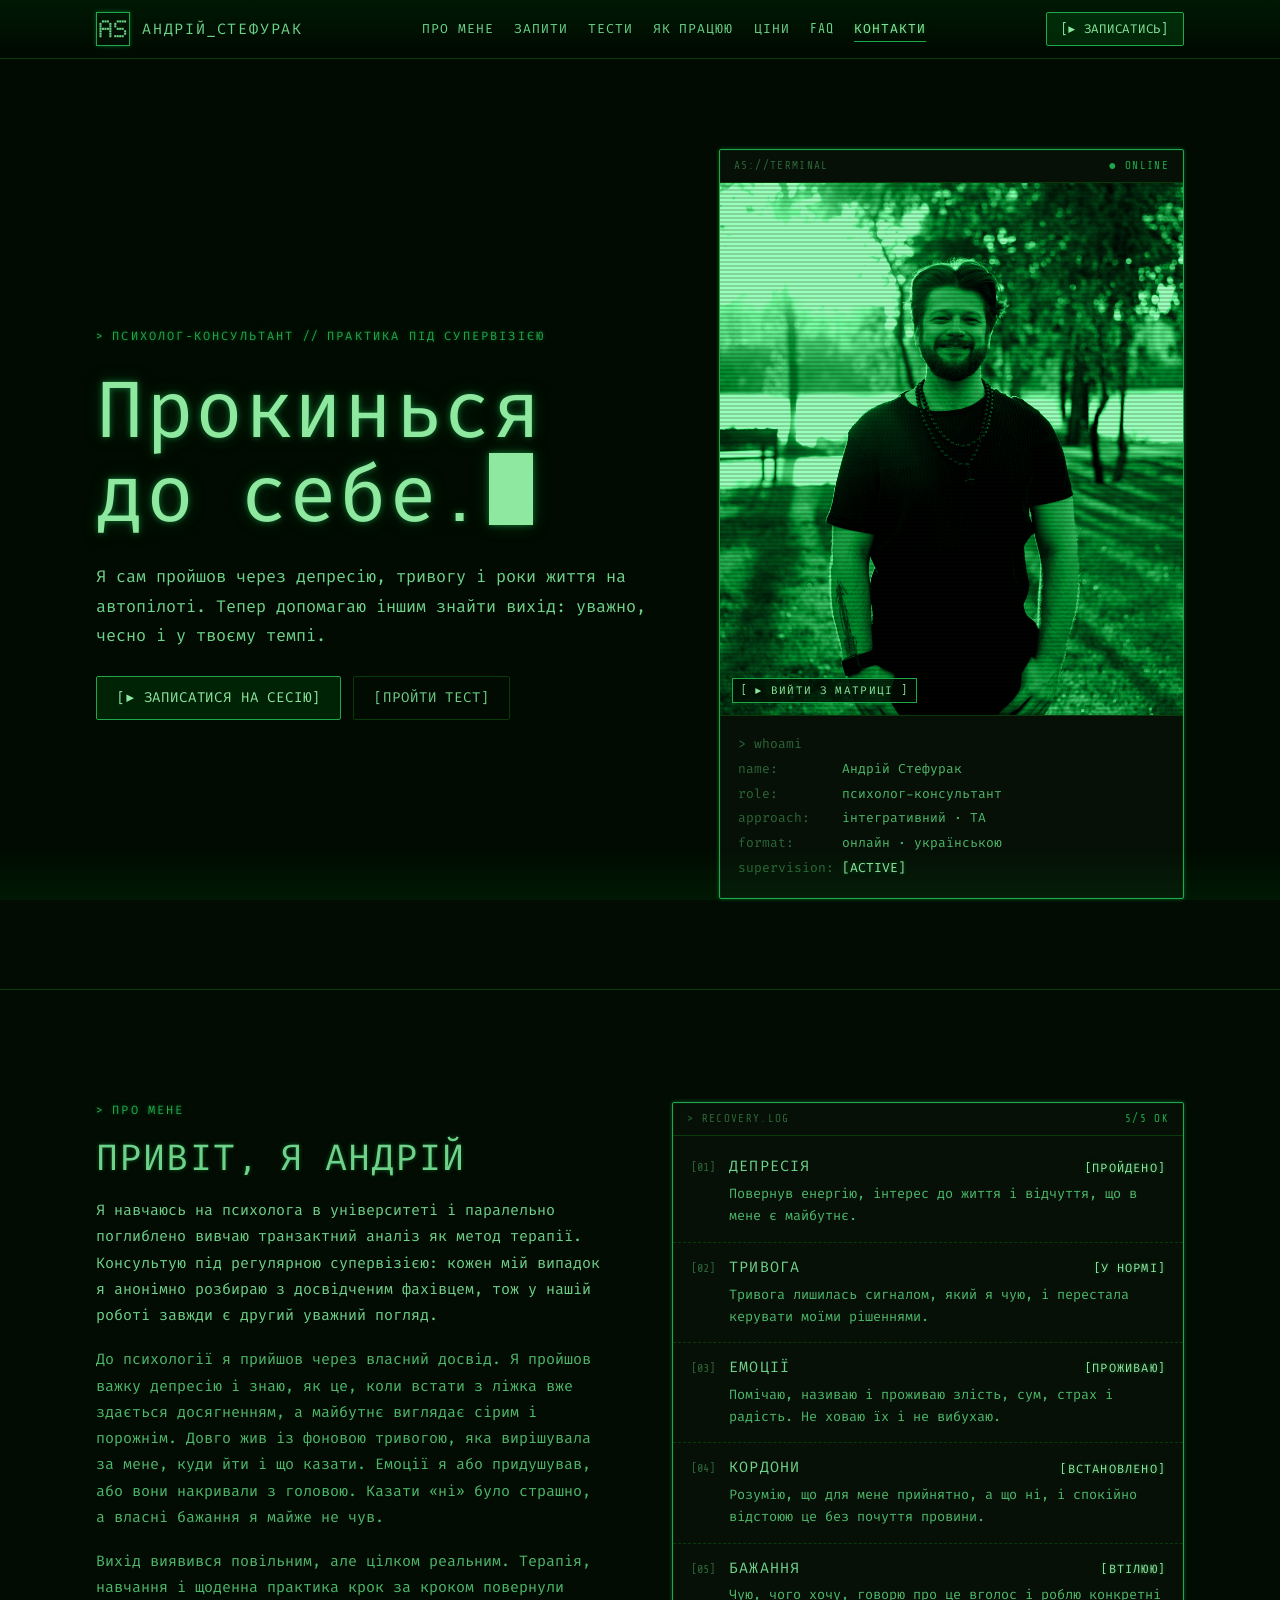
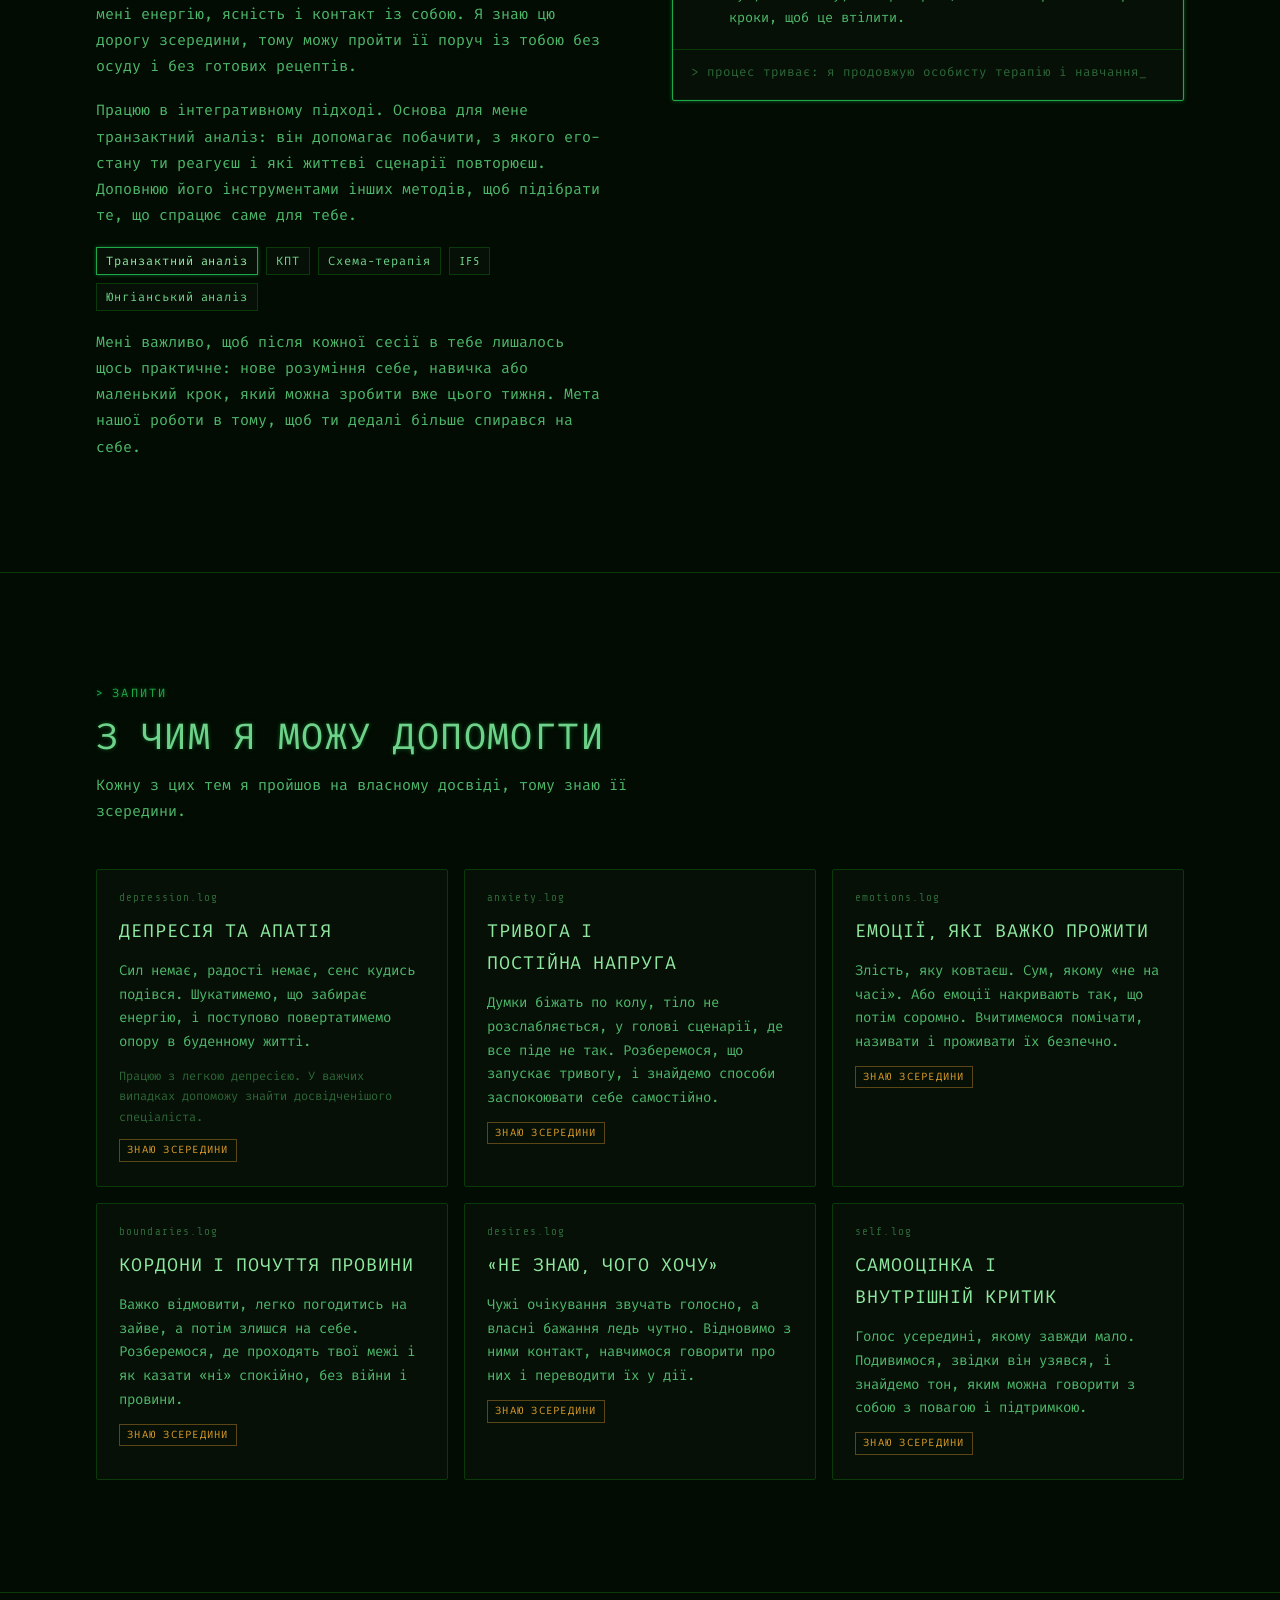
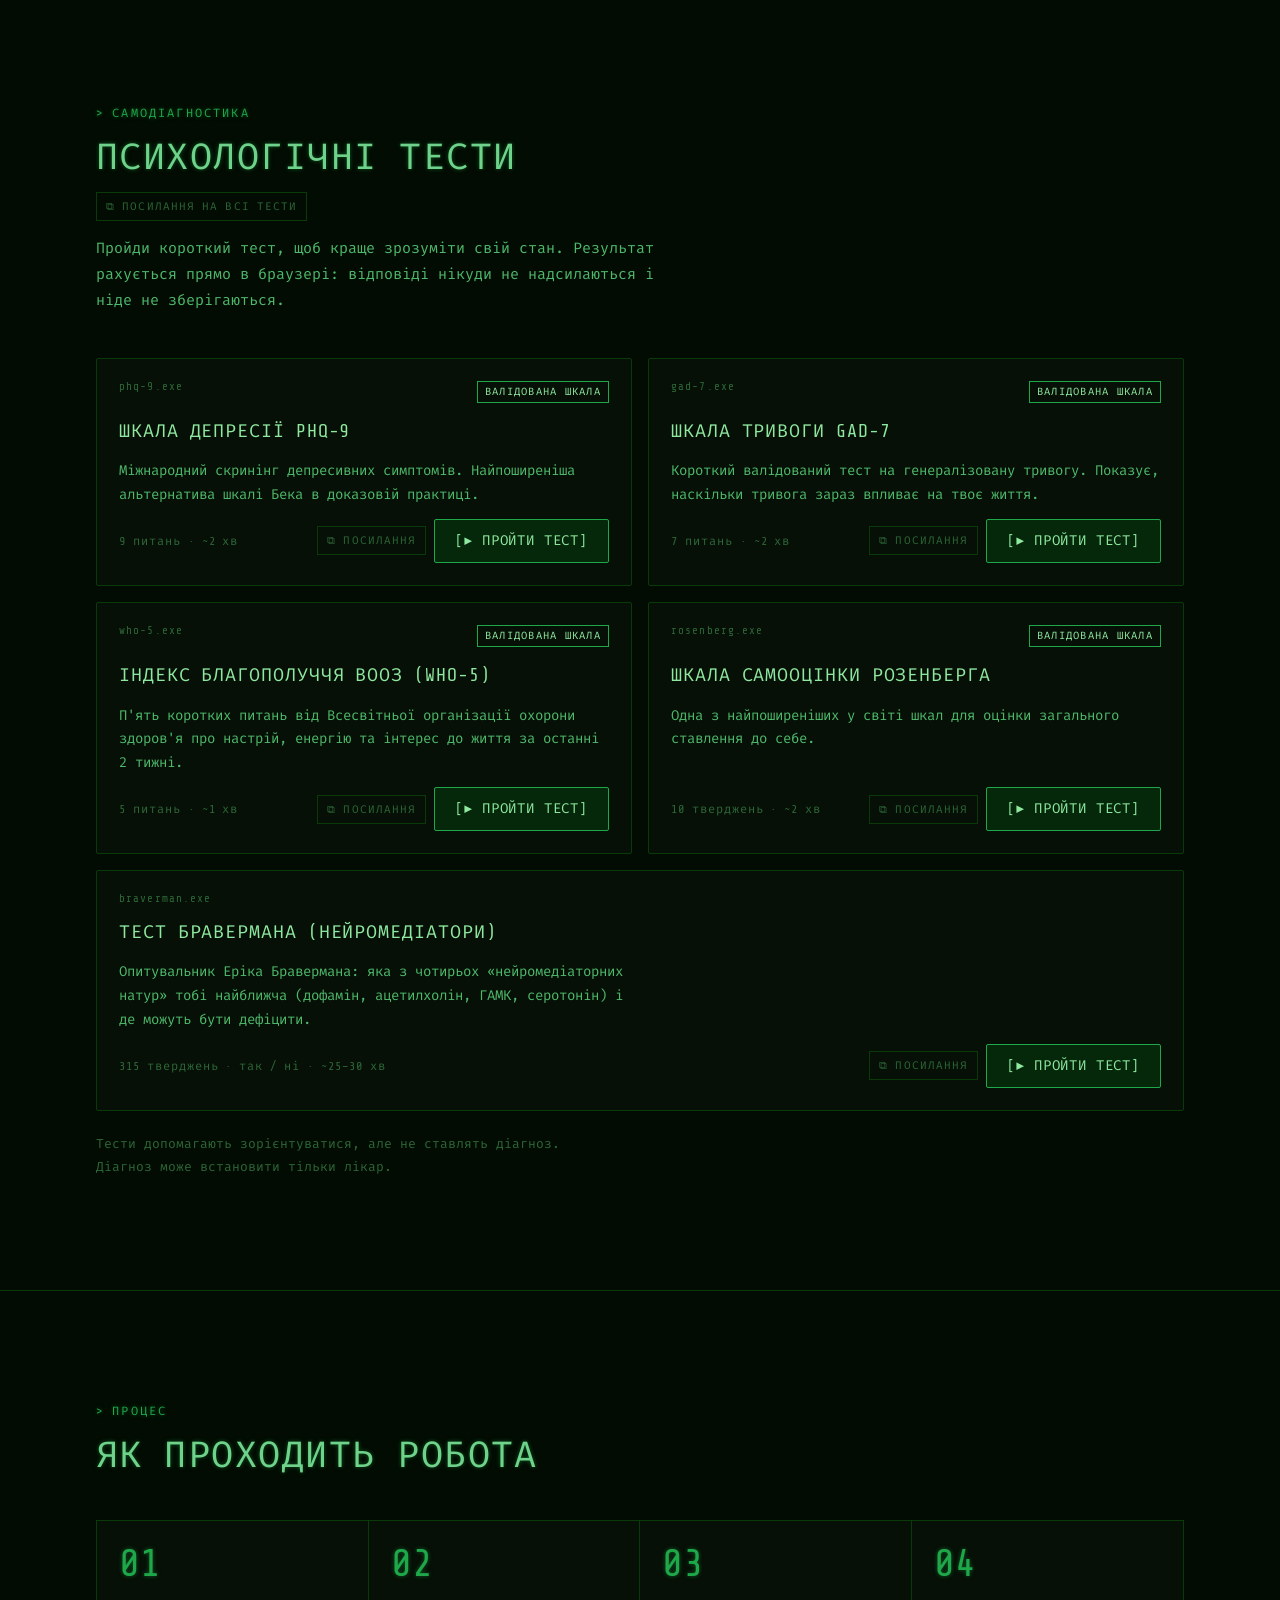
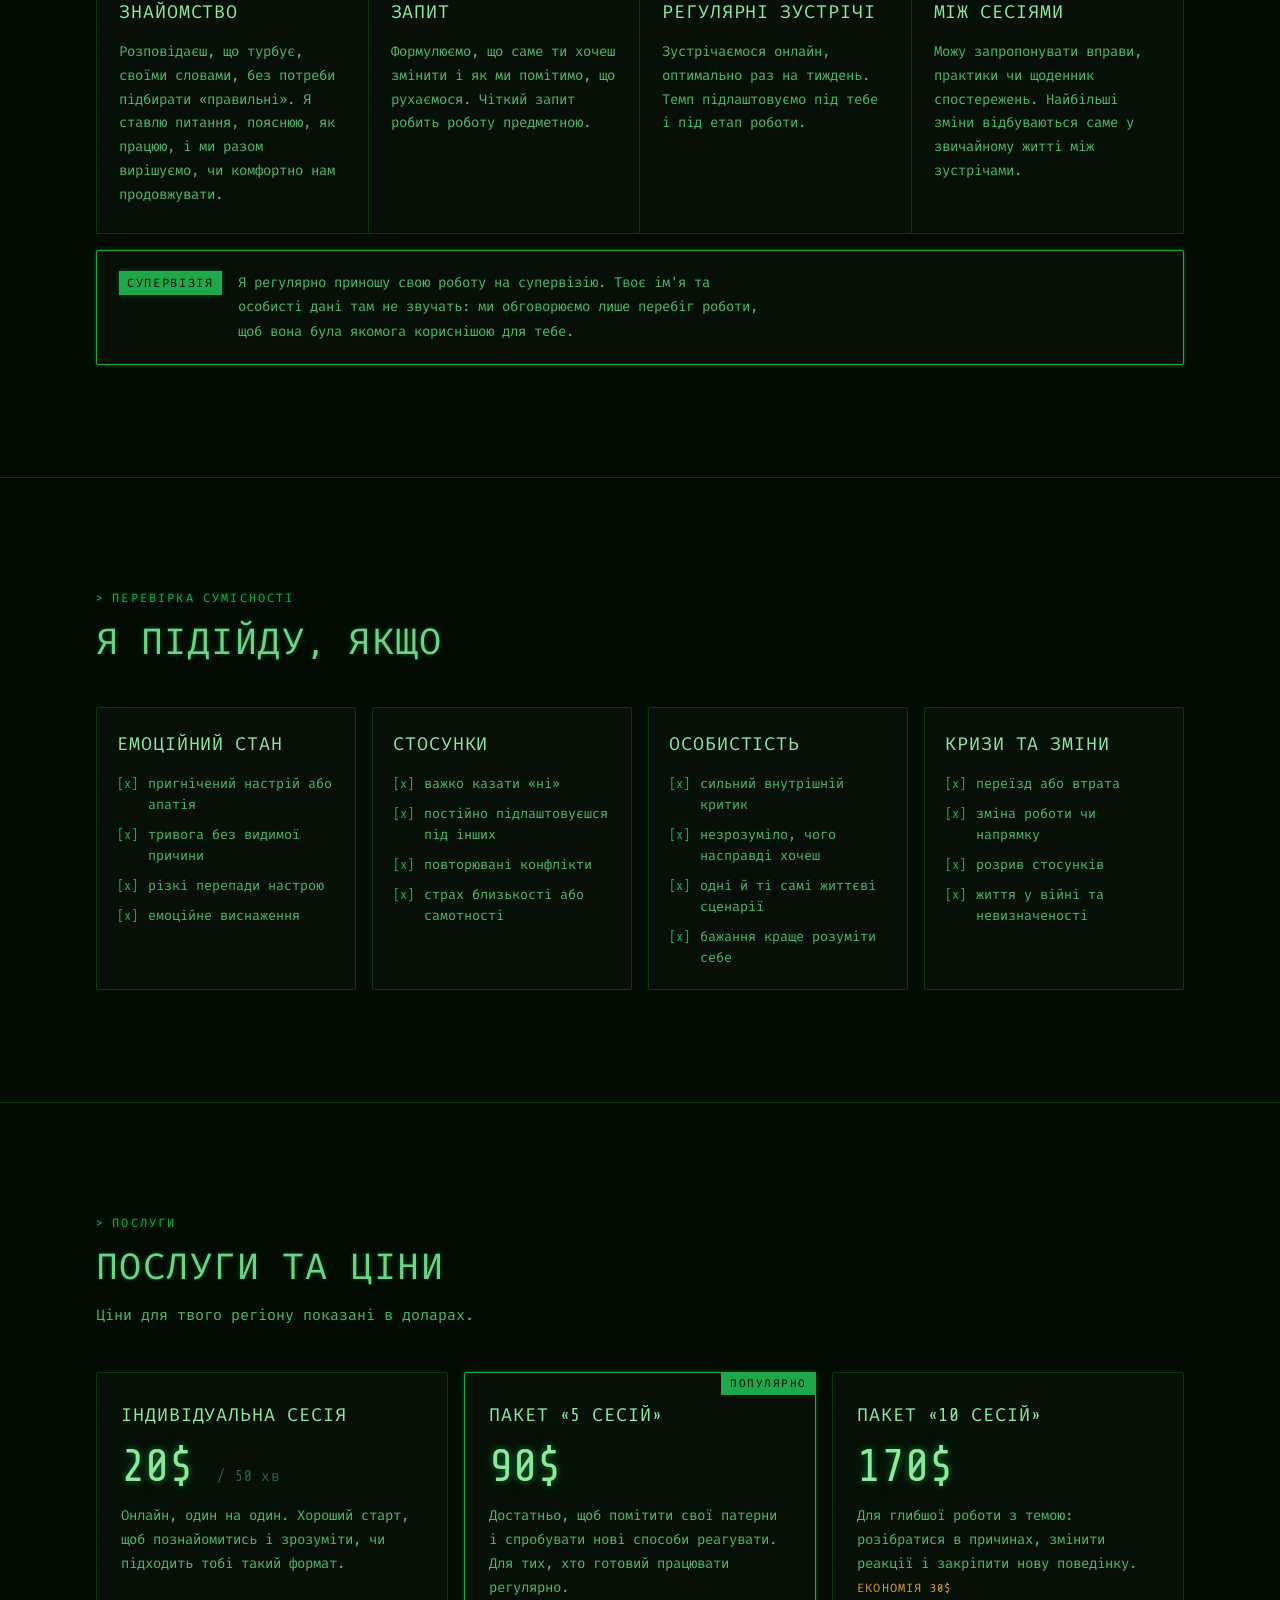
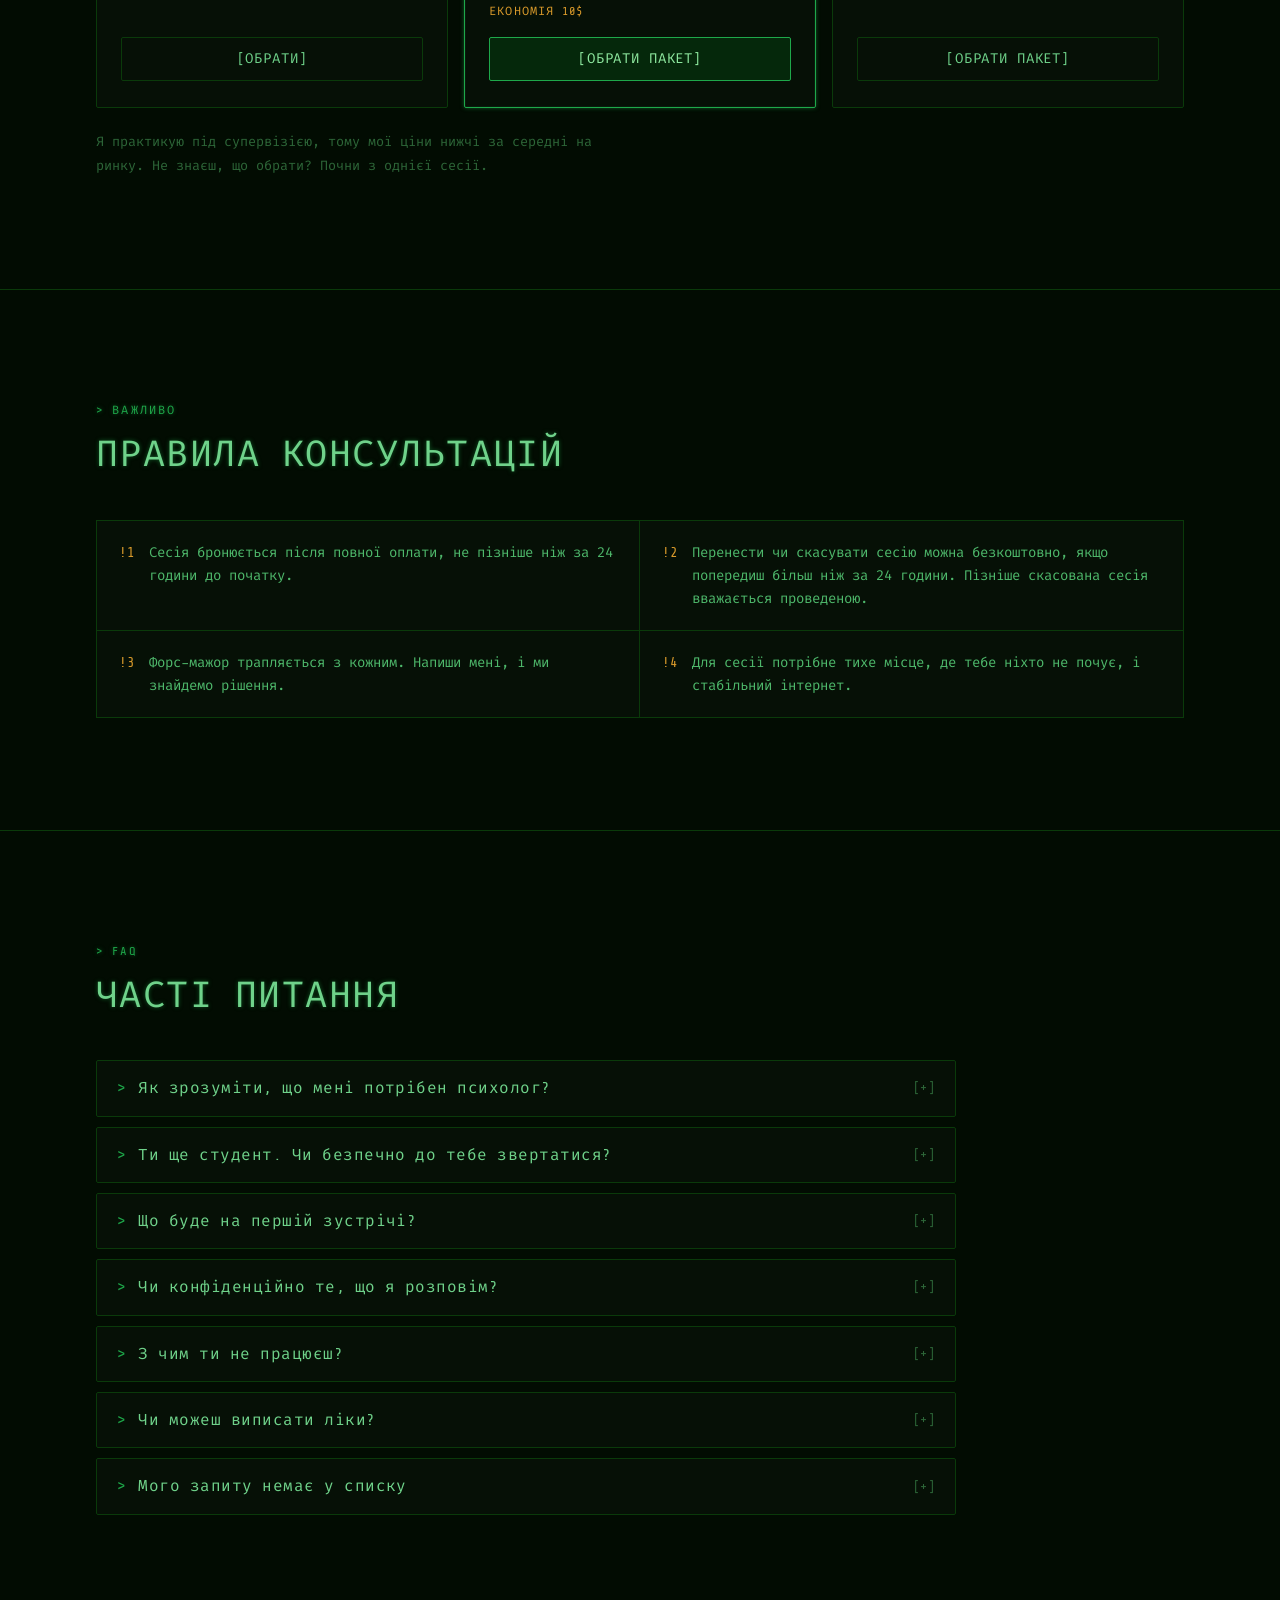
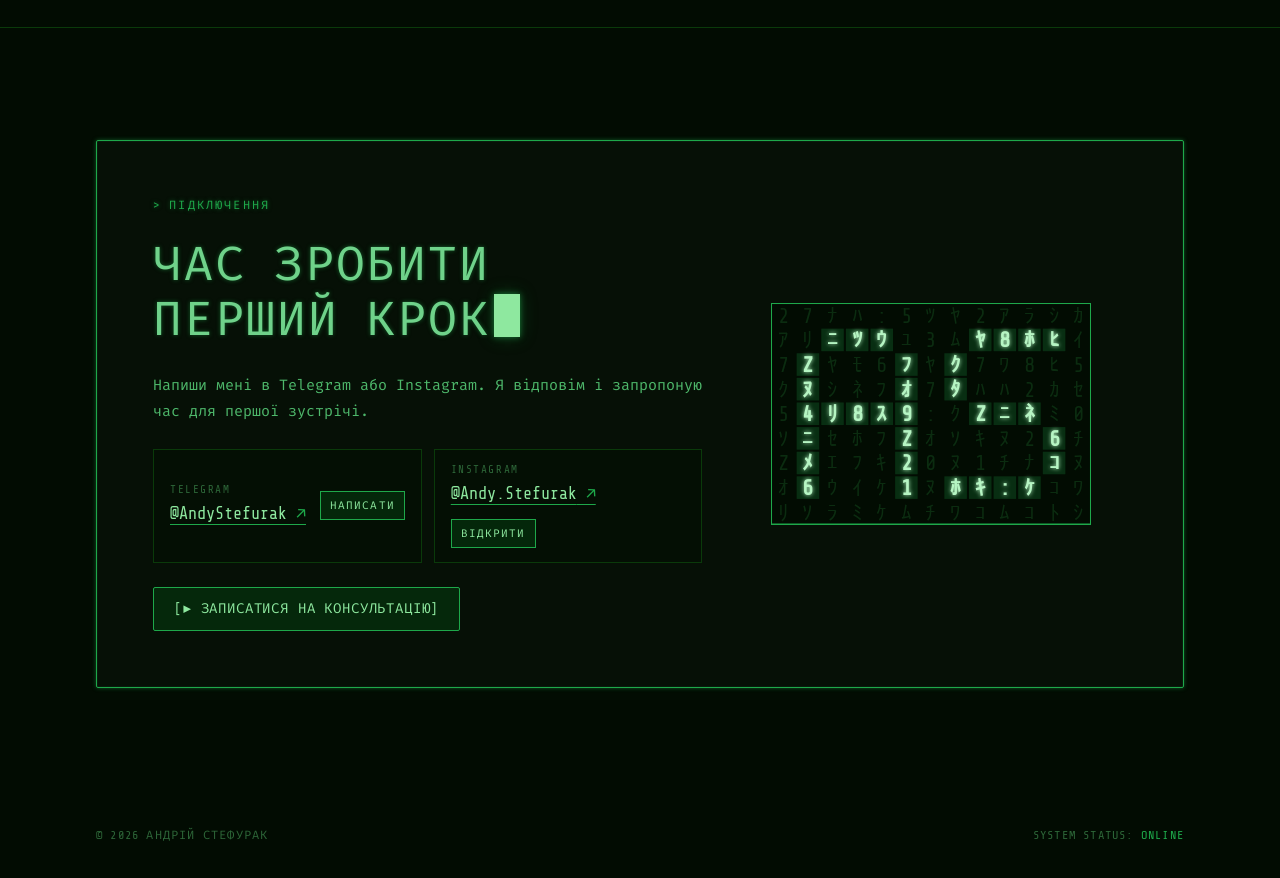
<file: tests/bdi/index.html>
<!doctype html>
<html lang="uk">
<head>
<meta charset="utf-8">
<meta name="viewport" content="width=device-width, initial-scale=1, viewport-fit=cover">
<title>Шкала депресії Бека (BDI-II) — тест онлайн | Андрій Стефурак</title>
<meta name="claude:viewport-fit-sides" content="cover">
<meta name="description" content="Класичний опитувальник для оцінки вираженості депресивних симптомів за останні 2 тижні.">
<link rel="canonical" href="https://www.andriistefurak.com/tests/bdi/">
<meta property="og:type" content="website">
<meta property="og:site_name" content="Андрій Стефурак">
<meta property="og:title" content="Шкала депресії Бека (BDI-II) — тест онлайн | Андрій Стефурак">
<meta property="og:description" content="Класичний опитувальник для оцінки вираженості депресивних симптомів за останні 2 тижні.">
<meta property="og:url" content="https://www.andriistefurak.com/tests/bdi/">
<meta property="og:image" content="https://www.andriistefurak.com/andrii.jpg">
<meta name="twitter:card" content="summary_large_image">
<link rel="icon" type="image/svg+xml" href="data:image/svg+xml,%3Csvg xmlns=%22http://www.w3.org/2000/svg%22 viewBox=%220 0 52 52%22%3E%3Crect width=%2252%22 height=%2252%22 fill=%22%23020c02%22/%3E%3Cg fill=%22%236fd28a%22%3E%3Crect x=%228%22 y=%2212%22 width=%223.4%22 height=%223.4%22/%3E%3Crect x=%2212%22 y=%2212%22 width=%223.4%22 height=%223.4%22/%3E%3Crect x=%2216%22 y=%2212%22 width=%223.4%22 height=%223.4%22/%3E%3Crect x=%2232%22 y=%2212%22 width=%223.4%22 height=%223.4%22/%3E%3Crect x=%2236%22 y=%2212%22 width=%223.4%22 height=%223.4%22/%3E%3Crect x=%2240%22 y=%2212%22 width=%223.4%22 height=%223.4%22/%3E%3Crect x=%2244%22 y=%2212%22 width=%223.4%22 height=%223.4%22/%3E%3Crect x=%224%22 y=%2216%22 width=%223.4%22 height=%223.4%22/%3E%3Crect x=%2220%22 y=%2216%22 width=%223.4%22 height=%223.4%22/%3E%3Crect x=%2228%22 y=%2216%22 width=%223.4%22 height=%223.4%22/%3E%3Crect x=%224%22 y=%2220%22 width=%223.4%22 height=%223.4%22/%3E%3Crect x=%2220%22 y=%2220%22 width=%223.4%22 height=%223.4%22/%3E%3Crect x=%2228%22 y=%2220%22 width=%223.4%22 height=%223.4%22/%3E%3Crect x=%224%22 y=%2224%22 width=%223.4%22 height=%223.4%22/%3E%3Crect x=%228%22 y=%2224%22 width=%223.4%22 height=%223.4%22/%3E%3Crect x=%2212%22 y=%2224%22 width=%223.4%22 height=%223.4%22/%3E%3Crect x=%2216%22 y=%2224%22 width=%223.4%22 height=%223.4%22/%3E%3Crect x=%2220%22 y=%2224%22 width=%223.4%22 height=%223.4%22/%3E%3Crect x=%2232%22 y=%2224%22 width=%223.4%22 height=%223.4%22/%3E%3Crect x=%2236%22 y=%2224%22 width=%223.4%22 height=%223.4%22/%3E%3Crect x=%2240%22 y=%2224%22 width=%223.4%22 height=%223.4%22/%3E%3Crect x=%224%22 y=%2228%22 width=%223.4%22 height=%223.4%22/%3E%3Crect x=%2220%22 y=%2228%22 width=%223.4%22 height=%223.4%22/%3E%3Crect x=%2244%22 y=%2228%22 width=%223.4%22 height=%223.4%22/%3E%3Crect x=%224%22 y=%2232%22 width=%223.4%22 height=%223.4%22/%3E%3Crect x=%2220%22 y=%2232%22 width=%223.4%22 height=%223.4%22/%3E%3Crect x=%2244%22 y=%2232%22 width=%223.4%22 height=%223.4%22/%3E%3Crect x=%224%22 y=%2236%22 width=%223.4%22 height=%223.4%22/%3E%3Crect x=%2220%22 y=%2236%22 width=%223.4%22 height=%223.4%22/%3E%3Crect x=%2228%22 y=%2236%22 width=%223.4%22 height=%223.4%22/%3E%3Crect x=%2232%22 y=%2236%22 width=%223.4%22 height=%223.4%22/%3E%3Crect x=%2236%22 y=%2236%22 width=%223.4%22 height=%223.4%22/%3E%3Crect x=%2240%22 y=%2236%22 width=%223.4%22 height=%223.4%22/%3E%3C/g%3E%3C/svg%3E">
<link rel="preconnect" href="https://fonts.googleapis.com">
<link rel="preconnect" href="https://fonts.gstatic.com" crossorigin>
<link rel="stylesheet" href="https://fonts.googleapis.com/css2?family=Fira+Code:wght@400;500;600&family=Share+Tech+Mono&display=swap">
<style>
/* Layout: terminal-on-CRT — one centered column of neon-bordered panels over a slow matrix rain, scanlines on top. */
:root {
  --bg: #020c02;
  --bg-2: #040f04;
  --card: #061006;
  --neon: #1ea84a;
  --line: #0a3a0a;
  --fg: #6fd28a;
  --fg-2: #4eb86b;
  --dim: #2d6638;
  --muted: #1a4422;
  --bright: #8ee89f;
  --warn: #d99a2b;
  --danger: #e0645c;
  --glow: 0 0 4px rgba(30, 168, 74, .5);
  --glow-strong: 0 0 6px rgba(30, 168, 74, .65), 0 0 18px rgba(30, 168, 74, .25);
  --font-display: "Share Tech Mono", "Fira Code", "Courier New", monospace;
  --font-body: "Fira Code", "Courier New", monospace;
  --radius: 2px;
  --wrap: 1120px;
  color-scheme: dark;
}

* { box-sizing: border-box; }
html { scroll-behavior: smooth; scroll-padding-top: 84px; }
body {
  margin: 0;
  background: var(--bg);
  color: var(--fg-2);
  font: 400 15px/1.75 var(--font-body);
  -webkit-font-smoothing: antialiased;
  overflow-x: hidden;
}
body::before {
  content: ""; position: fixed; inset: 0 0 auto; height: env(safe-area-inset-top, 0px);
  z-index: 60; background: var(--bg);
}
::selection { background: var(--neon); color: var(--bg); }
a { color: var(--bright); text-decoration: none; }
a:hover { text-shadow: var(--glow); }
:focus-visible { outline: 1px dashed var(--bright); outline-offset: 3px; }

/* ── atmosphere ─────────────────────────────── */
#rain { position: fixed; inset: 0; width: 100%; height: 100%; z-index: 0; opacity: .2; pointer-events: none; }
.scanlines::before, .scanlines::after { content: ""; position: fixed; inset: 0; pointer-events: none; z-index: 50; }
.scanlines::before {
  mix-blend-mode: screen;
  background: repeating-linear-gradient(rgba(0,0,0,0) 0, rgba(0,0,0,0) 2px, rgba(0,255,65,.03) 3px, rgba(0,0,0,0) 4px);
}
.scanlines::after {
  background: linear-gradient(rgba(0,255,65,.06), rgba(0,0,0,0) 6%, rgba(0,0,0,0) 94%, rgba(0,255,65,.06));
}
main, header, footer { position: relative; z-index: 2; }

.wrap {
  max-width: var(--wrap); margin: 0 auto;
  padding-left: max(16px, env(safe-area-inset-left, 0px));
  padding-right: max(16px, env(safe-area-inset-right, 0px));
}

/* ── type ───────────────────────────────────── */
h1, h2, h3 { font-family: var(--font-display); font-weight: 400; color: var(--fg); margin: 0; text-wrap: balance; }
h1 { font-size: clamp(2.6rem, 7vw, 5rem); line-height: 1.02; letter-spacing: .02em; color: var(--bright); text-shadow: var(--glow-strong); }
h2 { font-size: clamp(1.6rem, 3.6vw, 2.3rem); line-height: 1.15; letter-spacing: .04em; text-transform: uppercase; text-shadow: var(--glow); }
h3 { font-size: 1.15rem; letter-spacing: .05em; text-transform: uppercase; color: var(--bright); }
p { margin: 0; max-width: 65ch; }
.eyebrow { font: 400 12px/1.4 var(--font-display); letter-spacing: .18em; text-transform: uppercase; color: var(--neon); text-shadow: var(--glow); }
.cursor { display: inline-block; width: .55em; height: .9em; margin-left: .08em; background: var(--bright); box-shadow: var(--glow-strong); vertical-align: -.05em; animation: blink 1.05s steps(1) infinite; }
@keyframes blink { 50% { opacity: 0; } }

/* ── buttons ────────────────────────────────── */
.btn {
  display: inline-flex; align-items: center; gap: .5em;
  font: 400 .88rem/1 var(--font-display); letter-spacing: .06em; text-transform: uppercase;
  padding: 14px 20px; border: 1px solid var(--neon); border-radius: var(--radius);
  background: rgba(0,255,65,.1); color: var(--bright); cursor: pointer;
  transition: background .15s, box-shadow .15s;
}
.btn:hover { background: rgba(0,255,65,.18); box-shadow: var(--glow-strong); text-shadow: none; }
.btn--ghost { background: transparent; border-color: var(--line); color: var(--fg); }
.btn--ghost:hover { border-color: var(--neon); background: rgba(0,255,65,.06); }

/* ── header ─────────────────────────────────── */
.top {
  position: sticky; top: env(safe-area-inset-top, 0px); z-index: 40;
  background: rgba(2,12,2,.88); backdrop-filter: blur(6px);
  border-bottom: 1px solid var(--line);
}
.top .wrap { display: flex; align-items: center; justify-content: space-between; gap: 20px; padding-block: 12px; }
.brand { display: flex; align-items: center; gap: 12px; color: var(--fg); font: 400 15px/1 var(--font-display); letter-spacing: .12em; }
.brand svg { width: 34px; height: 34px; flex: none; border: 1px solid var(--neon); box-shadow: var(--glow); }
.nav { display: flex; gap: 20px; font: 400 13px/1 var(--font-display); letter-spacing: .08em; text-transform: uppercase; }
.nav a { color: var(--fg); padding: 6px 0; border-bottom: 1px solid transparent; transition: color .15s, border-color .15s; }
.nav a:hover, .nav a.active { color: var(--bright); border-bottom-color: var(--neon); text-shadow: var(--glow); }
.top-actions { display: flex; align-items: center; gap: 8px; }
.top .btn { padding: 10px 14px; font-size: .78rem; }
.menu-btn { display: none; }
@media (max-width: 900px) {
  .menu-btn { display: inline-flex; }
  .nav {
    display: none; position: absolute; top: 100%; left: 0; right: 0; flex-direction: column; gap: 0;
    background: var(--bg); border-bottom: 1px solid var(--neon); box-shadow: var(--glow);
    padding-block: 6px 14px;
    padding-left: max(16px, env(safe-area-inset-left, 0px)); padding-right: max(16px, env(safe-area-inset-right, 0px));
  }
  .nav.open { display: flex; }
  .nav a { padding: 15px 0; border-bottom: 1px solid var(--line); font-size: 14px; }
  .nav a::before { content: "> "; color: var(--neon); }
}
@media (max-width: 420px) { .brand span { display: none; } }

/* ── sections ───────────────────────────────── */
section { padding-block: clamp(64px, 9vw, 112px); border-bottom: 1px solid var(--line); }
.section-head { display: grid; gap: 14px; margin-bottom: 44px; }

.panel { background: var(--card); border: 1px solid var(--line); border-radius: var(--radius); }
.panel--neon { border-color: var(--neon); box-shadow: inset 0 0 0 1px rgba(30,168,74,.08), var(--glow); }
.panel-bar {
  display: flex; justify-content: space-between; align-items: center; gap: 12px; padding: 9px 14px;
  border-bottom: 1px solid var(--line); font: 400 11px/1.3 var(--font-display); letter-spacing: .12em; text-transform: uppercase; color: var(--dim);
}
.panel-bar b { color: var(--neon); font-weight: 400; }

/* ── hero ───────────────────────────────────── */
.hero { padding-block: clamp(48px, 7vw, 96px); }
.hero .wrap { display: grid; grid-template-columns: minmax(0, 1.2fr) minmax(0, 1fr); gap: clamp(32px, 5vw, 72px); align-items: center; }
.hero-copy { display: grid; gap: 26px; min-width: 0; }
.hero-copy .lead { font-size: 1.05rem; color: var(--fg); }
.hero-actions { display: flex; flex-wrap: wrap; gap: 12px; }
.hero-card { min-width: 0; }

.photo { position: relative; display: block; width: 100%; padding: 0; border: 0; border-bottom: 1px solid var(--line); background: var(--bg); cursor: default; -webkit-user-select: none; user-select: none; -webkit-touch-callout: none; overflow: hidden; aspect-ratio: 4 / 4.6; max-width: 100%; }
.photo img { display: block; width: 100%; height: 100%; object-fit: cover; object-position: 50% 22%; filter: grayscale(1) contrast(1.15) brightness(.85); transition: filter .6s ease; }
.photo::before { content: ""; position: absolute; inset: 0; background: var(--neon); mix-blend-mode: color; opacity: 1; transition: opacity .6s ease; z-index: 1; }
.photo::after { content: ""; position: absolute; inset: 0; z-index: 2; pointer-events: none;
  background: repeating-linear-gradient(rgba(2,12,2,0) 0, rgba(2,12,2,0) 2px, rgba(2,12,2,.35) 3px, rgba(2,12,2,0) 4px); transition: opacity .6s ease; }
.photo img { pointer-events: none; }
.photo .hint:hover { background: var(--neon); color: var(--bg); text-shadow: none; }
.photo .hint { position: absolute; cursor: pointer; left: 12px; bottom: 12px; z-index: 3; font: 400 11px/1 var(--font-display); letter-spacing: .12em; text-transform: uppercase;
  color: var(--bright); background: rgba(2,12,2,.8); border: 1px solid var(--neon); padding: 6px 8px; }
.photo.is-real img { filter: none; }
.photo.is-real::before, .photo.is-real::after { opacity: 0; }
@media (hover: hover) {
  .photo:hover img { filter: none; }
  .photo:hover::before, .photo:hover::after { opacity: 0; }
}

.whoami { margin: 0; padding: 16px 18px 18px; font: 400 13px/1.9 var(--font-body); color: var(--fg-2); overflow-x: auto; }
.whoami .k { color: var(--dim); }
.whoami .ok { color: var(--bright); text-shadow: var(--glow); }
@media (max-width: 860px) { .hero .wrap { grid-template-columns: minmax(0, 1fr); } .hero-card { max-width: 460px; } }

/* ── about ──────────────────────────────────── */
.about .wrap { display: grid; grid-template-columns: minmax(0, 1fr) minmax(0, 1fr); gap: clamp(32px, 5vw, 64px); align-items: start; }
.about-copy { display: grid; gap: 18px; min-width: 0; }
.about-copy p:first-of-type { color: var(--fg); }
.methods { display: flex; flex-wrap: wrap; gap: 8px; }
.methods span { font: 400 12px/1 var(--font-display); letter-spacing: .08em; border: 1px solid var(--line); background: var(--card); color: var(--fg); padding: 7px 9px; }
.methods span.main { border-color: var(--neon); color: var(--bright); box-shadow: var(--glow); }
.log { min-width: 0; }
.log ol { list-style: none; margin: 0; padding: 6px 0; }
.log li { display: grid; grid-template-columns: auto minmax(0, 1fr); gap: 4px 14px; padding: 14px 18px; border-bottom: 1px dashed var(--line); }
.log li:last-child { border-bottom: 0; }
.log .n { font: 400 12px/1.9 var(--font-display); color: var(--dim); }
.log .row { display: flex; flex-wrap: wrap; justify-content: space-between; gap: 4px 12px; font: 400 15px/1.5 var(--font-display); letter-spacing: .08em; color: var(--fg); }
.log .st { color: var(--bright); text-shadow: var(--glow); font-size: 12px; letter-spacing: .1em; align-self: center; }
.log li p { grid-column: 2; font-size: 13.5px; line-height: 1.65; color: var(--fg-2); }
.log-foot { padding: 12px 18px 16px; border-top: 1px solid var(--line); font-size: 12.5px; color: var(--dim); }
@media (max-width: 860px) { .about .wrap { grid-template-columns: minmax(0, 1fr); } }

/* ── cards ──────────────────────────────────── */
.grid-3 { display: grid; grid-template-columns: repeat(3, minmax(0, 1fr)); gap: 16px; }
@media (max-width: 960px) { .grid-3 { grid-template-columns: repeat(2, minmax(0, 1fr)); } }
@media (max-width: 620px) { .grid-3 { grid-template-columns: minmax(0, 1fr); } }
.card { display: grid; align-content: start; gap: 12px; padding: 22px 22px 24px; transition: border-color .15s, box-shadow .15s; }
.card:hover { border-color: var(--neon); box-shadow: var(--glow); }
.card .file { font: 400 11px/1 var(--font-display); letter-spacing: .1em; color: var(--dim); }
.card p { font-size: 14px; line-height: 1.7; }
.tag { justify-self: start; font: 400 10.5px/1 var(--font-display); letter-spacing: .12em; text-transform: uppercase; color: var(--warn); border: 1px solid rgba(217,154,43,.4); padding: 5px 7px; }

/* ── tests ──────────────────────────────────── */
.tests { display: grid; grid-template-columns: repeat(2, minmax(0, 1fr)); gap: 16px; }
.tests > :last-child:nth-child(odd) { grid-column: 1 / -1; }
@media (max-width: 720px) { .tests { grid-template-columns: minmax(0, 1fr); } }
.test-card { display: grid; grid-template-rows: auto auto 1fr auto; gap: 12px; padding: 22px; }
.test-card .head { display: flex; justify-content: space-between; gap: 10px; flex-wrap: wrap; }
.test-card .kind { font: 400 10.5px/1 var(--font-display); letter-spacing: .12em; text-transform: uppercase; padding: 5px 7px; border: 1px solid var(--neon); color: var(--bright); }
.test-card p { font-size: 14px; line-height: 1.7; }
.test-card .foot { display: flex; justify-content: space-between; align-items: center; gap: 12px; flex-wrap: wrap; }
.test-card .foot-actions { display: flex; gap: 8px; align-items: center; flex-wrap: wrap; }
.test-card .meta { font: 400 12px/1 var(--font-display); letter-spacing: .08em; color: var(--dim); }
.tests-note { margin-top: 22px; color: var(--dim); font-size: 13px; }

/* test dialog */
.dlg { width: min(680px, calc(100vw - 32px)); max-height: calc(100dvh - 32px); padding: 0; border: 1px solid var(--neon); border-radius: var(--radius);
  background: var(--card); color: var(--fg-2); box-shadow: var(--glow-strong); overflow: auto; }
.dlg::backdrop { background: rgba(2,12,2,.86); backdrop-filter: blur(3px); }
.dlg { overscroll-behavior: contain; }
html.is-locked, html.is-locked body { overflow: hidden; }
html.is-locked body { touch-action: none; }
html.is-locked .dlg { touch-action: pan-y; }
.opts.scale10 { grid-template-columns: repeat(11, minmax(0, 1fr)); gap: 4px; }
.opts.scale10 .opt { grid-template-columns: 1fr; justify-items: center; padding: 14px 0; font: 400 1rem/1 var(--font-display); }
.scale-ends { display: flex; justify-content: space-between; gap: 12px; font-size: 12px; color: var(--dim); }
@media (max-width: 520px) { .opts.scale10 { grid-template-columns: repeat(6, minmax(0, 1fr)); } }
.bars { display: grid; gap: 10px; }
.bar-row { display: grid; grid-template-columns: 13em minmax(0, 1fr) 3.6em; gap: 12px; align-items: center; font: 400 13px/1.3 var(--font-display); letter-spacing: .03em; color: var(--fg); }
.bar-row .track { height: 12px; background: var(--bg-2); border: 1px solid var(--line); }
.bar-row .track i { display: block; height: 100%; background: var(--neon); box-shadow: var(--glow); }
.bar-row.low, .bar-row.warn { color: var(--warn); }
.bar-row.dim { color: var(--dim); }
.bar-row.dim .track i { opacity: .45; }
.bar-row.low .track i, .bar-row.warn .track i { background: var(--warn); box-shadow: none; }
.bar-row .v { text-align: right; color: var(--dim); font-variant-numeric: tabular-nums; }
@media (max-width: 480px) { .bar-row { grid-template-columns: minmax(0, 1fr) 3.6em; } .bar-row .track { grid-column: 1 / -1; grid-row: 2; } }
.dlg .panel-bar { position: sticky; top: 0; background: var(--card); z-index: 1; }
.x { background: none; border: 0; color: var(--dim); font: 400 13px/1 var(--font-display); letter-spacing: .1em; cursor: pointer; padding: 4px; }
.x:hover { color: var(--bright); }
.dlg-body { padding: clamp(20px, 4vw, 32px); display: grid; gap: 20px; }
.dlg-body h3 { font-size: 1.4rem; }
.dlg-body p { font-size: 14.5px; }
.progress { display: grid; gap: 8px; }
.progress .count { font: 400 12px/1 var(--font-display); letter-spacing: .12em; color: var(--dim); }
.progress .bar { height: 4px; background: var(--line); }
.progress .bar i { display: block; height: 100%; background: var(--neon); box-shadow: var(--glow); transition: width .2s; }
.q-prompt { font-size: 13px; color: var(--dim); }
.q-text { font: 400 1.25rem/1.45 var(--font-display); color: var(--bright); letter-spacing: .02em; }
.opts { display: grid; gap: 8px; }
.opt { display: grid; grid-template-columns: auto minmax(0, 1fr); gap: 12px; align-items: center; text-align: left; width: 100%;
  padding: 13px 16px; background: var(--bg-2); border: 1px solid var(--line); color: var(--fg); font: 400 14px/1.4 var(--font-body); cursor: pointer; }
.opt:hover { border-color: var(--neon); background: rgba(0,255,65,.06); }
.opt.sel { border-color: var(--neon); background: rgba(0,255,65,.12); color: var(--bright); box-shadow: var(--glow); }
.opt kbd { font: 400 12px/1 var(--font-display); color: var(--neon); }
.dlg-nav { display: flex; justify-content: space-between; gap: 12px; flex-wrap: wrap; }
.score { display: flex; align-items: baseline; gap: 12px; flex-wrap: wrap; }
.score b { font: 400 3.4rem/1 var(--font-display); color: var(--bright); text-shadow: var(--glow-strong); font-variant-numeric: tabular-nums; }
.score span { font: 400 14px/1 var(--font-display); color: var(--dim); letter-spacing: .08em; }
.band { font: 400 1.1rem/1.3 var(--font-display); letter-spacing: .08em; text-transform: uppercase; color: var(--bright); }
.scale { display: grid; grid-template-columns: repeat(var(--n), minmax(0, 1fr)); gap: 3px; }
.scale div { overflow-wrap: break-word; hyphens: auto; padding-top: 8px; border-top: 4px solid var(--line); font: 400 10.5px/1.3 var(--font-display); color: var(--dim); letter-spacing: .04em; }
.scale div.on { border-color: var(--neon); color: var(--bright); box-shadow: 0 -4px 8px -4px rgba(30,168,74,.7); }
@media (max-width: 640px) {
  .scale { grid-template-columns: minmax(0, 1fr); gap: 4px; }
  .scale div { padding: 4px 0 4px 12px; border-top: 0; border-left: 4px solid var(--line); font-size: 12px; }
  .scale div.on { box-shadow: -4px 0 8px -4px rgba(30,168,74,.7); }
}
.alert { border: 1px solid var(--danger); background: rgba(224,100,92,.08); padding: 14px 16px; color: #f2b2ad; font-size: 14px; line-height: 1.65; }
.alert b { color: #ffd4d0; font-weight: 500; }
.fine { font-size: 12px !important; color: var(--dim); line-height: 1.6; }
.btn:disabled { opacity: .45; cursor: not-allowed; box-shadow: none; background: transparent; }

/* ── process ────────────────────────────────── */
.steps { display: grid; grid-template-columns: repeat(4, minmax(0, 1fr)); gap: 0; border: 1px solid var(--line); background: var(--card); }
.step { display: grid; align-content: start; gap: 12px; padding: 24px 22px 26px; border-right: 1px solid var(--line); }
.step:last-child { border-right: 0; }
.step .num { font: 400 2.4rem/1 var(--font-display); color: var(--neon); text-shadow: var(--glow); }
.step p { font-size: 14px; line-height: 1.7; }
@media (max-width: 960px) {
  .steps { grid-template-columns: repeat(2, minmax(0, 1fr)); }
  .step:nth-child(2) { border-right: 0; }
  .step:nth-child(-n+2) { border-bottom: 1px solid var(--line); }
}
@media (max-width: 560px) {
  .steps { grid-template-columns: minmax(0, 1fr); }
  .step { border-right: 0; border-bottom: 1px solid var(--line); }
  .step:last-child { border-bottom: 0; }
}
.note { margin-top: 16px; display: grid; grid-template-columns: auto minmax(0, 1fr); gap: 16px; align-items: start; padding: 20px 22px; }
.note .badge { font: 400 12px/1 var(--font-display); letter-spacing: .14em; color: var(--bg); background: var(--neon); padding: 6px 8px; box-shadow: var(--glow); }
.note p { font-size: 14px; }
@media (max-width: 560px) { .note { grid-template-columns: minmax(0, 1fr); } .note .badge { justify-self: start; } }

/* ── fit list ───────────────────────────────── */
.fit { display: grid; grid-template-columns: repeat(4, minmax(0, 1fr)); gap: 16px; }
@media (max-width: 960px) { .fit { grid-template-columns: repeat(2, minmax(0, 1fr)); } }
@media (max-width: 520px) { .fit { grid-template-columns: minmax(0, 1fr); } }
.fit .panel { padding: 20px; display: grid; align-content: start; gap: 14px; }
.fit ul { list-style: none; margin: 0; padding: 0; display: grid; gap: 9px; }
.fit li { display: grid; grid-template-columns: auto minmax(0, 1fr); gap: 10px; font-size: 13.5px; line-height: 1.55; }
.fit li::before { content: "[x]"; font-family: var(--font-display); color: var(--neon); }

/* ── pricing ────────────────────────────────── */
.prices { display: grid; grid-template-columns: repeat(3, minmax(0, 1fr)); gap: 16px; align-items: stretch; }
@media (max-width: 900px) { .prices { grid-template-columns: minmax(0, 1fr); max-width: 520px; } }
.price { position: relative; display: grid; grid-template-rows: auto auto 1fr auto; gap: 14px; padding: 26px 24px; }
.price .amount { font: 400 2.8rem/1 var(--font-display); color: var(--bright); text-shadow: var(--glow-strong); font-variant-numeric: tabular-nums; }
.price .amount small { font-size: .9rem; color: var(--dim); letter-spacing: .06em; text-shadow: none; }
.price p { font-size: 14px; line-height: 1.7; }
.price .save { font: 400 12px/1 var(--font-display); letter-spacing: .1em; text-transform: uppercase; color: var(--warn); }
.price .btn { justify-content: center; }
.ribbon { position: absolute; top: -1px; right: -1px; font: 400 11px/1 var(--font-display); letter-spacing: .14em; background: var(--neon); color: var(--bg); padding: 6px 9px; }
.cur { display: inline-flex; border: 1px solid var(--line); margin-bottom: 22px; }
.cur button { font: 400 12px/1 var(--font-display); letter-spacing: .12em; padding: 10px 14px; background: transparent; color: var(--dim); border: 0; cursor: pointer; }
.cur button[aria-pressed="true"] { background: rgba(0,255,65,.12); color: var(--bright); box-shadow: inset 0 0 0 1px var(--neon); }
.prices-note { margin-top: 22px; color: var(--dim); font-size: 13.5px; }

/* ── rules ──────────────────────────────────── */
.rules { display: grid; grid-template-columns: repeat(2, minmax(0, 1fr)); gap: 0; margin: 0; padding: 0; border: 1px solid var(--line); background: var(--card); counter-reset: r; }
.rules li { list-style: none; display: grid; grid-template-columns: auto minmax(0, 1fr); gap: 14px; padding: 20px 22px; border-bottom: 1px solid var(--line); font-size: 14px; line-height: 1.65; }
.rules li:nth-child(odd) { border-right: 1px solid var(--line); }
.rules li:nth-last-child(-n+2) { border-bottom: 0; }
.rules li::before { counter-increment: r; content: "!" counter(r); font-family: var(--font-display); color: var(--warn); }
@media (max-width: 720px) {
  .rules { grid-template-columns: minmax(0, 1fr); }
  .rules li:nth-child(odd) { border-right: 0; }
  .rules li:nth-last-child(2) { border-bottom: 1px solid var(--line); }
}

/* ── faq ────────────────────────────────────── */
.faq { display: grid; gap: 10px; max-width: 860px; }
.faq details { background: var(--card); border: 1px solid var(--line); border-radius: var(--radius); }
.faq details[open] { border-color: var(--neon); box-shadow: var(--glow); }
.faq summary {
  list-style: none; cursor: pointer; display: grid; grid-template-columns: auto minmax(0, 1fr) auto; gap: 12px; align-items: center;
  padding: 16px 20px; color: var(--fg); font: 400 1rem/1.4 var(--font-display); letter-spacing: .03em;
}
.faq summary::-webkit-details-marker { display: none; }
.faq summary::before { content: ">"; color: var(--neon); }
.faq summary::after { content: "[+]"; color: var(--dim); font-size: 13px; }
.faq details[open] summary::after { content: "[–]"; color: var(--neon); }
.faq summary:hover { color: var(--bright); }
.faq details > div { padding: 0 20px 18px 42px; font-size: 14px; line-height: 1.75; display: grid; gap: 10px; }
.faq .hotline { color: var(--bright); }

/* ── contact ────────────────────────────────── */
.contact { border-bottom: 0; }
.contact .panel { padding: clamp(28px, 5vw, 56px); display: grid; grid-template-columns: minmax(0, 1.4fr) minmax(0, 1fr); gap: 32px; align-items: center; }
.contact-copy { display: grid; gap: 24px; justify-items: start; min-width: 0; }
.contact h2 { font-size: clamp(1.8rem, 4.4vw, 3rem); }
.contact .logo-big { width: 100%; max-width: 320px; height: auto; justify-self: center; }
@media (max-width: 820px) { .contact .panel { grid-template-columns: minmax(0, 1fr); } .contact .logo-big { max-width: 240px; justify-self: start; } }
.contacts { display: grid; grid-template-columns: repeat(2, minmax(0, 1fr)); gap: 12px; width: 100%; }
@media (max-width: 560px) { .contacts { grid-template-columns: minmax(0, 1fr); } }
.contact-row { display: flex; flex-wrap: wrap; justify-content: space-between; align-items: center; gap: 12px; padding: 14px 16px; border: 1px solid var(--line); background: var(--bg-2); }
.contact-row .lbl { font: 400 11px/1 var(--font-display); letter-spacing: .14em; color: var(--dim); text-transform: uppercase; margin-bottom: 6px; }
.contact-row .handle { font: 400 1.05rem/1.2 var(--font-display); white-space: nowrap; color: var(--bright);
  text-decoration: underline; text-decoration-color: var(--neon); text-decoration-thickness: 1px; text-underline-offset: 5px; }
.contact-row .handle::after { content: " ↗"; color: var(--neon); }
.contact-row .handle:hover { background: var(--neon); color: var(--bg); text-decoration: none; text-shadow: none; }
.contact-row .handle:hover::after { color: var(--bg); }
.open { font: 400 11px/1 var(--font-display); letter-spacing: .1em; text-transform: uppercase; color: var(--bright); border: 1px solid var(--neon); background: rgba(0,255,65,.1); padding: 8px 9px; white-space: nowrap; }
.open:hover { background: var(--neon); color: var(--bg); text-shadow: none; }
.copy { font: 400 11px/1 var(--font-display); letter-spacing: .1em; text-transform: uppercase; background: transparent; color: var(--dim); border: 1px solid var(--line); padding: 8px 9px; cursor: pointer; }
.copy:hover { color: var(--bright); border-color: var(--neon); }

footer .wrap { display: flex; flex-wrap: wrap; justify-content: space-between; gap: 10px; padding-block: 26px 34px; font: 400 12px/1.5 var(--font-display); letter-spacing: .1em; color: var(--dim); text-transform: uppercase; }
footer .on { color: var(--neon); }

@media (prefers-reduced-motion: reduce) {
  html { scroll-behavior: auto; }
  .cursor { animation: none; }
  #rain { display: none; }
  .photo img, .photo::before, .photo::after { transition: none; }
}
</style>
</head>
<body class="scanlines" data-open-test="bdi">
<canvas id="rain" aria-hidden="true"></canvas>

<header class="top">
  <div class="wrap">
    <a class="brand" href="#top" aria-label="Андрій Стефурак — на початок">
      <svg id="logo-mini" viewBox="0 0 52 52" aria-hidden="true"></svg>
      <span>АНДРІЙ_СТЕФУРАК</span>
    </a>
    <nav class="nav" id="nav" aria-label="Розділи">
      <a href="#about">Про мене</a>
      <a href="#help">Запити</a>
      <a href="#tests">Тести</a>
      <a href="#process">Як працюю</a>
      <a href="#prices">Ціни</a>
      <a href="#faq">FAQ</a>
      <a href="#contact">Контакти</a>
    </nav>
    <div class="top-actions">
      <a class="btn" href="https://t.me/AndyStefurak" target="_blank" rel="noopener">[▶ Записатись]</a>
      <button class="btn btn--ghost menu-btn" type="button" id="menu-btn" aria-expanded="false" aria-controls="nav">[≡ Меню]</button>
    </div>
  </div>
</header>

<main id="top">

  <!-- HERO -->
  <section class="hero">
    <div class="wrap">
      <div class="hero-copy">
        <div class="eyebrow">&gt; Психолог-консультант // практика під супервізією</div>
        <h1>Прокинься<br>до себе.<span class="cursor" aria-hidden="true"></span></h1>
        <p class="lead">Я сам пройшов через депресію, тривогу і роки життя на автопілоті. Тепер допомагаю іншим знайти вихід: уважно, чесно і у твоєму темпі.</p>
        <div class="hero-actions">
          <a class="btn" href="https://t.me/AndyStefurak" target="_blank" rel="noopener">[▶ Записатися на сесію]</a>
          <a class="btn btn--ghost" href="#tests">[Пройти тест]</a>
        </div>
      </div>

      <div class="hero-card panel panel--neon">
        <div class="panel-bar"><span>AS://terminal</span><b>● online</b></div>
        <div class="photo" id="photo" title="Наведи, торкнись або утримуй, щоб побачити в кольорі">
          <img draggable="false" src="../../andrii.jpg" alt="Андрій Стефурак усміхається в парку на заході сонця" width="900" height="1200">
          <a class="hint" href="#process">[ ▶ вийти з матриці ]</a>
        </div>
<pre class="whoami"><span class="k">&gt; whoami</span>
<span class="k">name:</span>        Андрій Стефурак
<span class="k">role:</span>        психолог-консультант
<span class="k">approach:</span>    інтегративний · ТА
<span class="k">format:</span>      онлайн · українською
<span class="k">supervision:</span> <span class="ok">[ACTIVE]</span></pre>
      </div>
    </div>
  </section>

  <!-- ABOUT -->
  <section id="about" class="about">
    <div class="wrap">
      <div class="about-copy">
        <div class="eyebrow">&gt; Про мене</div>
        <h2>Привіт, я Андрій</h2>
        <p>Я навчаюсь на психолога в університеті і паралельно поглиблено вивчаю транзактний аналіз як метод терапії. Консультую під регулярною супервізією: кожен мій випадок я анонімно розбираю з досвідченим фахівцем, тож у нашій роботі завжди є другий уважний погляд.</p>
        <p>До психології я прийшов через власний досвід. Я пройшов важку депресію і знаю, як це, коли встати з ліжка вже здається досягненням, а майбутнє виглядає сірим і порожнім. Довго жив із фоновою тривогою, яка вирішувала за мене, куди йти і що казати. Емоції я або придушував, або вони накривали з головою. Казати «ні» було страшно, а власні бажання я майже не чув.</p>
        <p>Вихід виявився повільним, але цілком реальним. Терапія, навчання і щоденна практика крок за кроком повернули мені енергію, ясність і контакт із собою. Я знаю цю дорогу зсередини, тому можу пройти її поруч із тобою без осуду і без готових рецептів.</p>
        <p>Працюю в інтегративному підході. Основа для мене транзактний аналіз: він допомагає побачити, з якого его-стану ти реагуєш і які життєві сценарії повторюєш. Доповнюю його інструментами інших методів, щоб підібрати те, що спрацює саме для тебе.</p>
        <div class="methods" aria-label="Методи">
          <span class="main">Транзактний аналіз</span>
          <span>КПТ</span>
          <span>Схема-терапія</span>
          <span>IFS</span>
          <span>Юнгіанський аналіз</span>
        </div>
        <p>Мені важливо, щоб після кожної сесії в тебе лишалось щось практичне: нове розуміння себе, навичка або маленький крок, який можна зробити вже цього тижня. Мета нашої роботи в тому, щоб ти дедалі більше спирався на себе.</p>
      </div>

      <div class="log panel panel--neon" aria-label="Мій шлях">
        <div class="panel-bar"><span>&gt; recovery.log</span><b>5/5 ok</b></div>
        <ol>
          <li><span class="n">[01]</span>
            <div class="row"><span>ДЕПРЕСІЯ</span><span class="st">[ПРОЙДЕНО]</span></div>
            <p>Повернув енергію, інтерес до життя і відчуття, що в мене є майбутнє.</p></li>
          <li><span class="n">[02]</span>
            <div class="row"><span>ТРИВОГА</span><span class="st">[У НОРМІ]</span></div>
            <p>Тривога лишилась сигналом, який я чую, і перестала керувати моїми рішеннями.</p></li>
          <li><span class="n">[03]</span>
            <div class="row"><span>ЕМОЦІЇ</span><span class="st">[ПРОЖИВАЮ]</span></div>
            <p>Помічаю, називаю і проживаю злість, сум, страх і радість. Не ховаю їх і не вибухаю.</p></li>
          <li><span class="n">[04]</span>
            <div class="row"><span>КОРДОНИ</span><span class="st">[ВСТАНОВЛЕНО]</span></div>
            <p>Розумію, що для мене прийнятно, а що ні, і спокійно відстоюю це без почуття провини.</p></li>
          <li><span class="n">[05]</span>
            <div class="row"><span>БАЖАННЯ</span><span class="st">[ВТІЛЮЮ]</span></div>
            <p>Чую, чого хочу, говорю про це вголос і роблю конкретні кроки, щоб це втілити.</p></li>
        </ol>
        <div class="log-foot">&gt; процес триває: я продовжую особисту терапію і навчання_</div>
      </div>
    </div>
  </section>

  <!-- HELP -->
  <section id="help">
    <div class="wrap">
      <div class="section-head">
        <div class="eyebrow">&gt; Запити</div>
        <h2>З чим я можу допомогти</h2>
        <p>Кожну з цих тем я пройшов на власному досвіді, тому знаю її зсередини.</p>
      </div>
      <div class="grid-3">
        <article class="card panel">
          <span class="file">depression.log</span>
          <h3>Депресія та апатія</h3>
          <p>Сил немає, радості немає, сенс кудись подівся. Шукатимемо, що забирає енергію, і поступово повертатимемо опору в буденному житті.</p>
          <p class="fine">Працюю з легкою депресією. У важчих випадках допоможу знайти досвідченішого спеціаліста.</p>
          <span class="tag">знаю зсередини</span>
        </article>
        <article class="card panel">
          <span class="file">anxiety.log</span>
          <h3>Тривога і постійна напруга</h3>
          <p>Думки біжать по колу, тіло не розслабляється, у голові сценарії, де все піде не так. Розберемося, що запускає тривогу, і знайдемо способи заспокоювати себе самостійно.</p>
          <span class="tag">знаю зсередини</span>
        </article>
        <article class="card panel">
          <span class="file">emotions.log</span>
          <h3>Емоції, які важко прожити</h3>
          <p>Злість, яку ковтаєш. Сум, якому «не на часі». Або емоції накривають так, що потім соромно. Вчитимемося помічати, називати і проживати їх безпечно.</p>
          <span class="tag">знаю зсередини</span>
        </article>
        <article class="card panel">
          <span class="file">boundaries.log</span>
          <h3>Кордони і почуття провини</h3>
          <p>Важко відмовити, легко погодитись на зайве, а потім злишся на себе. Розберемося, де проходять твої межі і як казати «ні» спокійно, без війни і провини.</p>
          <span class="tag">знаю зсередини</span>
        </article>
        <article class="card panel">
          <span class="file">desires.log</span>
          <h3>«Не знаю, чого хочу»</h3>
          <p>Чужі очікування звучать голосно, а власні бажання ледь чутно. Відновимо з ними контакт, навчимося говорити про них і переводити їх у дії.</p>
          <span class="tag">знаю зсередини</span>
        </article>
        <article class="card panel">
          <span class="file">self.log</span>
          <h3>Самооцінка і внутрішній критик</h3>
          <p>Голос усередині, якому завжди мало. Подивимося, звідки він узявся, і знайдемо тон, яким можна говорити з собою з повагою і підтримкою.</p>
          <span class="tag">знаю зсередини</span>
        </article>
      </div>
    </div>
  </section>

  <!-- TESTS -->
  <section id="tests">
    <div class="wrap">
      <div class="section-head">
        <div class="eyebrow">&gt; Самодіагностика</div>
        <h2>Психологічні тести</h2>
        <div><button class="copy" type="button" id="link-tests" title="https://www.andriistefurak.com/tests/">⧉ Посилання на всі тести</button></div>
        <p>Пройди короткий тест, щоб краще зрозуміти свій стан. Результат рахується прямо в браузері: відповіді нікуди не надсилаються і ніде не зберігаються.</p>
      </div>
      <div class="tests" id="test-list"></div>
      <p class="tests-note">Тести допомагають зорієнтуватися, але не ставлять діагноз. Діагноз може встановити тільки лікар.</p>
    </div>
  </section>

  <!-- PROCESS -->
  <section id="process">
    <div class="wrap">
      <div class="section-head">
        <div class="eyebrow">&gt; Процес</div>
        <h2>Як проходить робота</h2>
      </div>
      <div class="steps">
        <div class="step">
          <span class="num">01</span>
          <h3>Знайомство</h3>
          <p>Розповідаєш, що турбує, своїми словами, без потреби підбирати «правильні». Я ставлю питання, пояснюю, як працюю, і ми разом вирішуємо, чи комфортно нам продовжувати.</p>
        </div>
        <div class="step">
          <span class="num">02</span>
          <h3>Запит</h3>
          <p>Формулюємо, що саме ти хочеш змінити і як ми помітимо, що рухаємося. Чіткий запит робить роботу предметною.</p>
        </div>
        <div class="step">
          <span class="num">03</span>
          <h3>Регулярні зустрічі</h3>
          <p>Зустрічаємося онлайн, оптимально раз на тиждень. Темп підлаштовуємо під тебе і під етап роботи.</p>
        </div>
        <div class="step">
          <span class="num">04</span>
          <h3>Між сесіями</h3>
          <p>Можу запропонувати вправи, практики чи щоденник спостережень. Найбільші зміни відбуваються саме у звичайному житті між зустрічами.</p>
        </div>
      </div>
      <div class="note panel panel--neon">
        <span class="badge">СУПЕРВІЗІЯ</span>
        <p>Я регулярно приношу свою роботу на супервізію. Твоє ім'я та особисті дані там не звучать: ми обговорюємо лише перебіг роботи, щоб вона була якомога кориснішою для тебе.</p>
      </div>
    </div>
  </section>

  <!-- FIT -->
  <section id="fit">
    <div class="wrap">
      <div class="section-head">
        <div class="eyebrow">&gt; Перевірка сумісності</div>
        <h2>Я підійду, якщо</h2>
      </div>
      <div class="fit">
        <div class="panel">
          <h3>Емоційний стан</h3>
          <ul>
            <li>пригнічений настрій або апатія</li>
            <li>тривога без видимої причини</li>
            <li>різкі перепади настрою</li>
            <li>емоційне виснаження</li>
          </ul>
        </div>
        <div class="panel">
          <h3>Стосунки</h3>
          <ul>
            <li>важко казати «ні»</li>
            <li>постійно підлаштовуєшся під інших</li>
            <li>повторювані конфлікти</li>
            <li>страх близькості або самотності</li>
          </ul>
        </div>
        <div class="panel">
          <h3>Особистість</h3>
          <ul>
            <li>сильний внутрішній критик</li>
            <li>незрозуміло, чого насправді хочеш</li>
            <li>одні й ті самі життєві сценарії</li>
            <li>бажання краще розуміти себе</li>
          </ul>
        </div>
        <div class="panel">
          <h3>Кризи та зміни</h3>
          <ul>
            <li>переїзд або втрата</li>
            <li>зміна роботи чи напрямку</li>
            <li>розрив стосунків</li>
            <li>життя у війні та невизначеності</li>
          </ul>
        </div>
      </div>
    </div>
  </section>

  <!-- PRICES -->
  <section id="prices">
    <div class="wrap">
      <div class="section-head">
        <div class="eyebrow">&gt; Послуги</div>
        <h2>Послуги та ціни</h2>
        <p id="cur-note">Ціни показані в доларах. Для клієнтів з Європи ціни в євро.</p>
      </div>
      <div class="prices">
        <div class="price panel">
          <h3>Індивідуальна сесія</h3>
          <div class="amount">20<span class="c">$</span> <small>/ 50 хв</small></div>
          <p>Онлайн, один на один. Хороший старт, щоб познайомитись і зрозуміти, чи підходить тобі такий формат.</p>
          <a class="btn btn--ghost" href="https://t.me/AndyStefurak" target="_blank" rel="noopener">[Обрати]</a>
        </div>
        <div class="price panel panel--neon">
          <span class="ribbon">ПОПУЛЯРНО</span>
          <h3>Пакет «5 сесій»</h3>
          <div class="amount">90<span class="c">$</span></div>
          <p>Достатньо, щоб помітити свої патерни і спробувати нові способи реагувати. Для тих, хто готовий працювати регулярно.<br><span class="save">економія 10<span class="c">$</span></span></p>
          <a class="btn" href="https://t.me/AndyStefurak" target="_blank" rel="noopener">[Обрати пакет]</a>
        </div>
        <div class="price panel">
          <h3>Пакет «10 сесій»</h3>
          <div class="amount">170<span class="c">$</span></div>
          <p>Для глибшої роботи з темою: розібратися в причинах, змінити реакції і закріпити нову поведінку.<br><span class="save">економія 30<span class="c">$</span></span></p>
          <a class="btn btn--ghost" href="https://t.me/AndyStefurak" target="_blank" rel="noopener">[Обрати пакет]</a>
        </div>
      </div>
      <p class="prices-note">Я практикую під супервізією, тому мої ціни нижчі за середні на ринку. Не знаєш, що обрати? Почни з однієї сесії.</p>
    </div>
  </section>

  <!-- RULES -->
  <section id="rules">
    <div class="wrap">
      <div class="section-head">
        <div class="eyebrow">&gt; Важливо</div>
        <h2>Правила консультацій</h2>
      </div>
      <ul class="rules">
        <li>Сесія бронюється після повної оплати, не пізніше ніж за 24 години до початку.</li>
        <li>Перенести чи скасувати сесію можна безкоштовно, якщо попередиш більш ніж за 24 години. Пізніше скасована сесія вважається проведеною.</li>
        <li>Форс-мажор трапляється з кожним. Напиши мені, і ми знайдемо рішення.</li>
        <li>Для сесії потрібне тихе місце, де тебе ніхто не почує, і стабільний інтернет.</li>
      </ul>
    </div>
  </section>

  <!-- FAQ -->
  <section id="faq">
    <div class="wrap">
      <div class="section-head">
        <div class="eyebrow">&gt; FAQ</div>
        <h2>Часті питання</h2>
      </div>
      <div class="faq">
        <details>
          <summary>Як зрозуміти, що мені потрібен психолог?</summary>
          <div><p>Якщо щось заважає жити так, як хочеш, і довго не минає: настрій, тривога, стосунки, відчуття застою. Не треба чекати, поки стане «достатньо погано». Прийти можна і просто для того, щоб краще розібратися в собі. Зорієнтуватися допоможуть <a href="#tests">тести на сайті</a>.</p></div>
        </details>
        <details>
          <summary>Ти ще студент. Чи безпечно до тебе звертатися?</summary>
          <div>
            <p>Я працюю в межах своєї компетенції, дотримуюсь етичного кодексу і регулярно проходжу супервізію. Якщо твій запит потребуватиме іншого фахівця, я скажу про це прямо і допоможу зрозуміти, до кого звернутися.</p>
            <p>З депресією я працюю лише тоді, коли вона легка або легко виражена. Важких випадків не беру, але можу скерувати до досвідченішого спеціаліста.</p>
          </div>
        </details>
        <details>
          <summary>Що буде на першій зустрічі?</summary>
          <div><p>Знайомство. Ти розповідаєш, що тебе турбує, я ставлю уточнювальні питання і пояснюю, як працюю. Наприкінці ми разом вирішуємо, чи хочемо продовжувати. Якщо я зрозумію, що тобі краще підійде інший фахівець, скажу чесно.</p></div>
        </details>
        <details>
          <summary>Чи конфіденційно те, що я розповім?</summary>
          <div><p>Так. Усе, що ти розповідаєш, лишається між нами. На супервізії я обговорюю роботу без імен і деталей, за якими тебе можна впізнати. Виняток становить лише пряма загроза життю.</p></div>
        </details>
        <details>
          <summary>З чим ти не працюєш?</summary>
          <div>
            <p>З помірною і тяжкою депресією: у таких випадках я скерую тебе до досвідченішого спеціаліста. Також не працюю з гострими психотичними станами, залежностями в активній фазі та гострими суїцидальними кризами. Тут потрібна допомога психіатра або кризової служби.</p>
            <p class="hotline">Якщо тобі зараз дуже погано, зателефонуй на лінію Lifeline Ukraine: 7333 (цілодобово, безкоштовно).</p>
          </div>
        </details>
        <details>
          <summary>Чи можеш виписати ліки?</summary>
          <div><p>Ні, я не лікар. Якщо побачу, що може знадобитися медикаментозна підтримка, порекомендую звернутися до психіатра. Терапія і ліки часто добре працюють разом.</p></div>
        </details>
        <details>
          <summary>Мого запиту немає у списку</summary>
          <div><p>Напиши мені коротко, з чим хочеш працювати. Я чесно відповім, чи можу допомогти.</p></div>
        </details>
      </div>
    </div>
  </section>

  <!-- CONTACT -->
  <section id="contact" class="contact">
    <div class="wrap">
      <div class="panel panel--neon">
        <div class="contact-copy">
          <div class="eyebrow">&gt; Підключення</div>
          <h2>Час зробити перший крок<span class="cursor" aria-hidden="true"></span></h2>
          <p>Напиши мені в Telegram або Instagram. Я відповім і запропоную час для першої зустрічі.</p>
          <div class="contacts">
            <div class="contact-row">
              <div><div class="lbl">Telegram</div><a class="handle" href="https://t.me/AndyStefurak" target="_blank" rel="noopener">@AndyStefurak</a></div>
              <a class="open" href="https://t.me/AndyStefurak" target="_blank" rel="noopener">Написати</a>
            </div>
            <div class="contact-row">
              <div><div class="lbl">Instagram</div><a class="handle" href="https://www.instagram.com/andy.stefurak/" target="_blank" rel="noopener">@Andy.Stefurak</a></div>
              <a class="open" href="https://www.instagram.com/andy.stefurak/" target="_blank" rel="noopener">Відкрити</a>
            </div>
          </div>
          <a class="btn" href="https://t.me/AndyStefurak" target="_blank" rel="noopener">[▶ Записатися на консультацію]</a>
        </div>
        <svg class="logo-big" id="logo-big" role="img" aria-label="Логотип AS"></svg>
      </div>
    </div>
  </section>
</main>

<footer>
  <div class="wrap">
    <span>© 2026 Андрій Стефурак</span>
    <span>system status: <span class="on">online</span></span>
  </div>
</footer>

<dialog class="dlg" id="test-dlg" aria-labelledby="dlg-title">
  <div class="panel-bar"><span id="dlg-file">test.exe</span><button class="x" type="button" id="dlg-close" aria-label="Закрити тест">[x] закрити</button></div>
  <div class="dlg-body" id="dlg-body"></div>
</dialog>

<script>
(() => {
  const reduce = matchMedia("(prefers-reduced-motion: reduce)").matches;
  const GLYPHS = "ｱｲｳｴｵｶｷｸｹｺｻｼｽｾｿﾀﾁﾂﾃﾄﾅﾆﾇﾈﾊﾋﾌﾍﾎﾏﾐﾑﾒﾓﾔﾕﾗﾘﾜ0123456789Z:.";
  const pick = () => GLYPHS[Math.floor(Math.random() * GLYPHS.length)];
  const NS = "http://www.w3.org/2000/svg";

  // AS on a 5x7 dot matrix, with a one-cell border.
  const A = [".###.", "#...#", "#...#", "#####", "#...#", "#...#", "#...#"];
  const S = [".####", "#....", "#....", ".###.", "....#", "....#", "####."];
  const pad = ".".repeat(13);
  const GRID = [pad, ...A.map((r, i) => "." + r + "." + S[i] + "."), pad];

  function el(name, attrs) {
    const n = document.createElementNS(NS, name);
    for (const k in attrs) n.setAttribute(k, attrs[k]);
    return n;
  }

  // Big logo: every cell is a glyph; lit cells form the letters and keep mutating.
  function bigLogo(svg) {
    const cell = 24, w = GRID[0].length * cell, h = GRID.length * cell;
    svg.setAttribute("viewBox", `0 0 ${w} ${h}`);
    svg.innerHTML = '<defs><filter id="as-glow" x="-50%" y="-50%" width="200%" height="200%"><feGaussianBlur stdDeviation="2.2" result="b"/><feMerge><feMergeNode in="b"/><feMergeNode in="SourceGraphic"/></feMerge></filter></defs>';
    svg.appendChild(el("rect", { width: w, height: h, fill: "#020c02", stroke: "#1ea84a", "stroke-width": 2 }));
    const pads = el("g", { fill: "rgba(30,168,74,.22)" });
    svg.appendChild(pads);
    GRID.forEach((row, r) => [...row].forEach((ch, c) => {
      if (ch === "#") pads.appendChild(el("rect", { x: c * cell + 1, y: r * cell + 1, width: cell - 2, height: cell - 2 }));
    }));
    const dim = el("g", { fill: "#0b2c10" });
    const lit = el("g", { fill: "#b6f5c3", filter: "url(#as-glow)", "font-weight": "700" });
    [dim, lit].forEach(g => {
      g.setAttribute("font-family", "'Share Tech Mono','MS Gothic','Osaka-Mono',monospace");
      g.setAttribute("font-size", cell * .86);
      g.setAttribute("text-anchor", "middle");
      svg.appendChild(g);
    });
    const cells = [];
    GRID.forEach((row, r) => [...row].forEach((ch, c) => {
      const t = el("text", { x: c * cell + cell / 2, y: r * cell + cell * .8 });
      t.textContent = pick();
      (ch === "#" ? lit : dim).appendChild(t);
      cells.push(t);
    }));
    if (reduce) return;
    setInterval(() => {
      for (let i = 0; i < 6; i++) cells[Math.floor(Math.random() * cells.length)].textContent = pick();
    }, 110);
  }

  // Mini logo: glyphs are unreadable at 34px, so lit cells become solid pixels.
  function miniLogo(svg) {
    const cell = 4, oy = (52 - GRID.length * cell) / 2;
    svg.appendChild(el("rect", { width: 52, height: 52, fill: "#020c02" }));
    const g = el("g", { fill: "#6fd28a" });
    GRID.forEach((row, r) => [...row].forEach((ch, c) => {
      if (ch === "#") g.appendChild(el("rect", { x: c * cell, y: r * cell + oy, width: 3.4, height: 3.4 }));
    }));
    svg.appendChild(g);
  }

  bigLogo(document.getElementById("logo-big"));
  miniLogo(document.getElementById("logo-mini"));

  // Currency by region, read from the browser's time zone (no IP lookup, nothing leaves the page).
  // Europe pays in euro; Ukraine and the rest of the world pay in dollars.
  const NON_EURO = /^Europe\/(Kiev|Kyiv|Simferopol|Zaporozhye|Uzhgorod|Moscow|Minsk|Istanbul|Volgograd|Samara|Kirov|Ulyanovsk|Astrakhan|Saratov|Kaliningrad)$/;
  let tz = "";
  try { tz = Intl.DateTimeFormat().resolvedOptions().timeZone || ""; } catch (e) {}
  const euro = (tz.startsWith("Europe/") && !NON_EURO.test(tz)) || /^Atlantic\/(Canary|Madeira|Azores)$/.test(tz);
  if (euro) {
    document.querySelectorAll(".prices .c").forEach(c => (c.textContent = "€"));
    document.getElementById("cur-note").textContent = "Ціни для твого регіону показані в євро.";
  } else {
    document.getElementById("cur-note").textContent = "Ціни для твого регіону показані в доларах.";
  }

  // Mouse: hover shows colour (CSS). Touch: every tap or long press flips between matrix green and colour;
  // a finger that starts scrolling over the photo flips nothing. Only "вийти з матриці" inside it is a link.
  const photo = document.getElementById("photo");
  let press = null;
  photo.addEventListener("pointerdown", e => {
    if (e.pointerType === "mouse" || e.target.closest(".hint")) return;
    press = { x: e.clientX, y: e.clientY, held: false };
    press.timer = setTimeout(() => { if (press) { press.held = true; photo.classList.toggle("is-real"); } }, 450);
  });
  photo.addEventListener("pointermove", e => {
    if (press && Math.hypot(e.clientX - press.x, e.clientY - press.y) > 10) { clearTimeout(press.timer); press = null; }
  });
  const endPress = flip => {
    if (!press) return;
    clearTimeout(press.timer);
    if (flip && !press.held) photo.classList.toggle("is-real");
    press = null;
  };
  photo.addEventListener("pointerup", () => endPress(true));
  photo.addEventListener("pointercancel", () => endPress(false));
  photo.addEventListener("contextmenu", e => e.preventDefault());

  // Navigation: smooth scroll, mobile menu, highlight of the current section.
  const nav = document.getElementById("nav");
  const menuBtn = document.getElementById("menu-btn");
  const setMenu = open => {
    nav.classList.toggle("open", open);
    menuBtn.setAttribute("aria-expanded", String(open));
    menuBtn.textContent = open ? "[× Закрити]" : "[≡ Меню]";
  };
  menuBtn.addEventListener("click", () => setMenu(!nav.classList.contains("open")));
  document.querySelectorAll('a[href^="#"]').forEach(a => a.addEventListener("click", e => {
    const target = document.getElementById(a.getAttribute("href").slice(1));
    if (!target) return;
    e.preventDefault();
    setMenu(false);
    target.scrollIntoView({ behavior: reduce ? "auto" : "smooth", block: "start" });
  }));
  const navLinks = [...nav.querySelectorAll("a")];
  if ("IntersectionObserver" in window) {
    const spy = new IntersectionObserver(entries => entries.forEach(en => {
      if (!en.isIntersecting) return;
      navLinks.forEach(l => l.classList.toggle("active", l.getAttribute("href") === "#" + en.target.id));
    }), { rootMargin: "-45% 0px -50% 0px" });
    navLinks.forEach(l => { const s = document.getElementById(l.getAttribute("href").slice(1)); if (s) spy.observe(s); });
  }

  // Matrix rain behind everything.
  const cv = document.getElementById("rain");
  if (!reduce && cv.getContext) {
    const ctx = cv.getContext("2d");
    const size = 16;
    let cols = [], w = 0, h = 0;
    const resize = () => {
      w = cv.width = innerWidth; h = cv.height = innerHeight;
      cols = Array.from({ length: Math.ceil(w / size) }, () => Math.random() * -h / size);
      ctx.fillStyle = "#020c02"; ctx.fillRect(0, 0, w, h);
    };
    resize();
    addEventListener("resize", resize);
    let last = 0;
    const frame = t => {
      requestAnimationFrame(frame);
      if (t - last < 55) return;
      last = t;
      ctx.fillStyle = "rgba(2,12,2,.12)";
      ctx.fillRect(0, 0, w, h);
      ctx.font = `${size}px 'Share Tech Mono', monospace`;
      cols.forEach((y, i) => {
        ctx.fillStyle = Math.random() > .975 ? "#8ee89f" : "#1ea84a";
        ctx.fillText(pick(), i * size, y * size);
        cols[i] = y * size > h && Math.random() > .975 ? 0 : y + 1;
      });
    };
    requestAnimationFrame(frame);
  }

  /* ── tests ─────────────────────────────────── */
  const FREQ = ["Зовсім ні", "Кілька днів", "Більше половини днів", "Майже щодня"];
  const sum = a => a.reduce((s, v) => s + v, 0);
  const band = (score, bands) => bands.find(b => score <= b.max);
  const CRISIS = 'Якщо тобі зараз небезпечно, зателефонуй <b>112</b> або на лінію <b>Lifeline Ukraine 7333</b> (цілодобово, безкоштовно) і скажи комусь, кому довіряєш, що тобі зараз важко.';

  /* ════════════════════════════════════════════════════════════════════
     ШКАЛИ БЕКА — встав сюди тексти з ліцензійних матеріалів Pearson.
     Поки хоча б один рядок порожній, кнопка тесту показує «[скоро]».

     BDI-II: 21 пункт. t — назва пункту, o — твердження з бланка
     по порядку (0, 1, 2, 3 бали). Пункти 16 і 18 мають 7 тверджень
     (0, 1a, 1b, 2a, 2b, 3a, 3b), їхні бали вже прописані в s.
     ════════════════════════════════════════════════════════════════════ */
  const BECK_BDI = [
    /*  1 */ { t: "", o: ["", "", "", ""] },
    /*  2 */ { t: "", o: ["", "", "", ""] },
    /*  3 */ { t: "", o: ["", "", "", ""] },
    /*  4 */ { t: "", o: ["", "", "", ""] },
    /*  5 */ { t: "", o: ["", "", "", ""] },
    /*  6 */ { t: "", o: ["", "", "", ""] },
    /*  7 */ { t: "", o: ["", "", "", ""] },
    /*  8 */ { t: "", o: ["", "", "", ""] },
    /*  9 */ { t: "", o: ["", "", "", ""] },
    /* 10 */ { t: "", o: ["", "", "", ""] },
    /* 11 */ { t: "", o: ["", "", "", ""] },
    /* 12 */ { t: "", o: ["", "", "", ""] },
    /* 13 */ { t: "", o: ["", "", "", ""] },
    /* 14 */ { t: "", o: ["", "", "", ""] },
    /* 15 */ { t: "", o: ["", "", "", ""] },
    /* 16 */ { t: "", o: ["", "", "", "", "", "", ""], s: [0, 1, 1, 2, 2, 3, 3] },
    /* 17 */ { t: "", o: ["", "", "", ""] },
    /* 18 */ { t: "", o: ["", "", "", "", "", "", ""], s: [0, 1, 1, 2, 2, 3, 3] },
    /* 19 */ { t: "", o: ["", "", "", ""] },
    /* 20 */ { t: "", o: ["", "", "", ""] },
    /* 21 */ { t: "", o: ["", "", "", ""] }
  ];

  /* BAI: 21 симптом по порядку з бланка. Варіанти відповіді (0–3 бали) — у BECK_BAI_OPTS. */
  const BECK_BAI = [
    /*  1 */ "", /*  2 */ "", /*  3 */ "", /*  4 */ "", /*  5 */ "", /*  6 */ "", /*  7 */ "",
    /*  8 */ "", /*  9 */ "", /* 10 */ "", /* 11 */ "", /* 12 */ "", /* 13 */ "", /* 14 */ "",
    /* 15 */ "", /* 16 */ "", /* 17 */ "", /* 18 */ "", /* 19 */ "", /* 20 */ "", /* 21 */ ""
  ];
  const BECK_BAI_OPTS = ["Зовсім ні", "Легко", "Помірно", "Сильно"];
  /* ═══════════════════════ кінець блоку шкал Бека ═══════════════════════ */

  /* ════════════════════════════════════════════════════════════════════
     ТЕСТ БРАВЕРМАНА — переклад опитувальника з твого джерела.
     nature — частина А (твоя природа), deficit — частина Б (дефіцити).
     Розділи йдуть у порядку: дофамін, ацетилхолін, ГАМК, серотонін.
     У кожному розділі твердження згруповані за темами (відповідь так/ні),
     text — опис, який бачить людина в результаті.
     ════════════════════════════════════════════════════════════════════ */
  const BRAVERMAN_CRISIS = "У моєму житті бували думки про самогубство";
  const BRAVERMAN = {
    nature: {
      dopamine: {
        name: "Дофамін",
        text: "Ти людина дії і мети. Енергійно береш ініціативу, мислиш раціонально і стратегічно, швидко ухвалюєш рішення і любиш досягати. Зворотний бік: перевтома, нетерплячість до повільності інших і звичка цінувати себе лише за результати.",
        areas: {
          "Пам'ять і увага": [
            "Я легко даю раду своїм думкам",
            "Я ефективно концентруюся",
            "Я глибоко занурююся в думки",
            "Я швидко міркую",
            "Іноді я розгублююся, бо виконую багато задач одночасно",
            "Мені подобається активно дискутувати",
            "У мене гарна уява",
            "Мені властиве критичне й аналітичне мислення"
          ],
          "Тіло": [
            "Здебільшого в мене багато енергії",
            "У мене часто підвищується артеріальний тиск",
            "Іноді я відчуваю потужний приплив енергії",
            "У мене безсоння",
            "Заняття спортом мене бадьорять",
            "Мені не потрібна кава, щоб прокинутися зранку",
            "Мої вени добре видно, ніби вони от-от вистрибнуть з-під шкіри",
            "У мене буває схильність до підвищеної температури тіла",
            "Я обідаю, не відриваючись від роботи",
            "Я займаюся сексом за кожної нагоди",
            "Зазвичай я в гарному настрої",
            "Я їм лише для того, щоб підтримувати тіло",
            "Я люблю пригодницькі фільми",
            "Фізичні вправи дають мені приплив сил"
          ],
          "Особистість": [
            "Я дуже владна людина",
            "Іноді я не помічаю своїх почуттів",
            "Мені буває важко слухати інших, бо мої ідеї завжди домінують",
            "У моєму житті було багато бійок",
            "Мені властиво дивитися в майбутнє",
            "Іноді я спекулюю — роблю ризиковані фінансові ставки",
            "Більшість людей вважає, що я людина думки",
            "Я часто мрію і фантазую",
            "Я люблю читати історичні й документальні книжки",
            "Я захоплююся винахідливістю",
            "Я не одразу розумію, як люди можуть створювати проблеми",
            "Мене зазвичай не обманюють ті, хто просить про допомогу",
            "Більшість людей вважає, що я мислю інноваційно",
            "Більшість людей вважає мої ідеї дивними, але я завжди можу пояснити, чому вони раціональні",
            "Я часто хвилююся і дратуюся",
            "Дрібниці змушують мене тривожитися і засмучуватися",
            "У мене бувають фантазії про необмежену владу",
            "Я люблю витрачати гроші",
            "У стосунках з людьми я зазвичай доміную",
            "Мені дуже важко із собою",
            "Моя агресивна реакція на критику здебільшого захисна"
          ],
          "Характер": [
            "Дехто вважає, що я мислю тверезо",
            "Більшість людей бачить у мені цілеспрямованість",
            "Дехто вважає, що я дію ірраціонально",
            "Заради мети я піду на все",
            "Я надаю значення релігійній філософії",
            "Некомпетентність мене злить",
            "У мене високі стандарти і до себе, і до інших"
          ]
        }
      },
      acetylcholine: {
        name: "Ацетилхолін",
        text: "Ти людина ідей і почуттів. Креативність, інтуїція, відкритість, жива уява, тяга до сенсу, романтики і нового досвіду. Зворотний бік: розпорошеність, висока вразливість до відкидання і різкі емоційні гойдалки.",
        areas: {
          "Пам'ять і увага": [
            "У мене дуже гарна пам'ять",
            "Я вмію чудово слухати",
            "Я добре запам'ятовую історії",
            "Зазвичай я не забуваю облич",
            "Я мислю дуже креативно",
            "Я добре концентруюся і рідко щось пропускаю",
            "Я вмію передчувати",
            "Я помічаю все, що відбувається навколо",
            "У мене дуже гарна уява"
          ],
          "Тіло": [
            "Мені властивий рідкий пульс (брадикардія)",
            "Моє тіло в чудовому тонусі",
            "У мене чудова фігура",
            "У мене низький рівень холестерину",
            "Під час їжі я отримую естетичне задоволення",
            "Я люблю йогу і розтяжку",
            "Під час сексу я відчуваю себе дуже сексуально",
            "У певні періоди життя в мене бували розлади харчової поведінки",
            "Мені доводилося пробувати багато альтернативних методів лікування"
          ],
          "Особистість": [
            "Я невиправна романтична душа",
            "Мені властива сентиментальність",
            "Я часто ухвалюю рішення, покладаючись на інтуїцію",
            "Я люблю поміркувати",
            "Дехто вважає, що я витаю в хмарах",
            "Я люблю читати фантастику",
            "Моє життя багате на фантазії",
            "Я творчо підходжу до розв'язання людських проблем",
            "Я легко відкриваюся і люблю розповідати про свої проблеми",
            "Я життєрадісна людина",
            "Я вірю в містичний досвід",
            "Навіть у наш час я вірю в споріднені душі",
            "Іноді містика мене захоплює",
            "Я помічаю, що моє тіло реагує дуже сильно",
            "Я легко ставлюся до змін, і мій шлях досі не до кінця визначений",
            "Мене дуже легко поранити емоційно",
            "Я можу когось любити, а за хвилину зненавидіти",
            "Я люблю фліртувати",
            "Я спокійно витрачаю гроші, якщо це на користь стосункам",
            "Під час сексу я часто фантазую",
            "Мої стосунки зазвичай сповнені романтики",
            "Мені подобається дивитися романтичні фільми",
            "Я ризикую в коханні"
          ],
          "Характер": [
            "Я бачу попереду краще майбутнє",
            "Мене надихає допомагати іншим",
            "Я вірю, що все можливо, особливо для тих, хто віддається справі",
            "Я вмію створювати гармонію між людьми",
            "Доброчинність і альтруїзм ідуть від серця, і в мені їх багато",
            "Інші вважають, що я вмію передбачати",
            "Мої погляди на релігію часто змінюються",
            "Мені властивий ідеалізм, але не перфекціонізм",
            "Мені добре з тими, хто ставиться до мене правильно"
          ]
        }
      },
      gaba: {
        name: "ГАМК",
        text: "Ти людина стабільності і турботи. Спокій, надійність, організованість, вірність близьким, любов до планів, фактів і перевіреного. Зворотний бік: брати на себе забагато заради інших, уникати конфліктів, які варто прожити, і важко переносити зміни.",
        areas: {
          "Пам'ять і увага": [
            "Я добре концентруюся і можу стежити за логікою інших людей",
            "Я люблю «читати» людей більше, ніж книжки",
            "Я запам'ятовую більшу частину того, що чую",
            "Я можу пригадати факти, які називають люди",
            "Я багато чого беру зі свого досвіду",
            "Я добре запам'ятовую імена",
            "Я вмію добре зосереджуватися на задачах і розповідях людей"
          ],
          "Тіло": [
            "Я легко розслабляюся",
            "Я спокійна людина",
            "Я легко засинаю вночі",
            "У мене гарна фізична витривалість",
            "У мене низький кров'яний тиск",
            "У моїй родині не було інсультів",
            "У сексі я не дуже експериментую",
            "Мої м'язи не напружені",
            "Кофеїн на мене майже не діє",
            "Я виділяю окремий час на їжу",
            "Я добре сплю",
            "Мене не тягне до шкідливої їжі, як-от солодкого",
            "Фізичні вправи — моя звичка"
          ],
          "Особистість": [
            "Мені не дуже властива підприємливість",
            "Мені не властива норовливість",
            "Мені вистачає терпіння",
            "Філософія не приносить мені задоволення",
            "Я люблю дивитися сімейні серіали",
            "Я не люблю фільми про інші світи і всесвіти",
            "Я не люблю ризикувати",
            "Ухвалюючи рішення, я спираюся на минулий досвід",
            "Я дивлюся на речі реалістично",
            "Я досить закрита людина",
            "Я люблю факти і деталі",
            "Я не змінюю своїх рішень",
            "Мені подобається планувати свій день, тиждень, місяць",
            "Я колекціоную речі",
            "Мені часто трохи сумно",
            "Я уникаю сварок і конфронтацій",
            "Я відкладаю багато грошей на випадок кризи",
            "Я віддаю перевагу міцним зв'язкам з людьми",
            "Я можу бути опорою для людей"
          ],
          "Характер": [
            "Я поділяю думку «раніше ляжеш — легше встанеш»",
            "Для мене важливі встановлені терміни",
            "Я намагаюся якнайкраще догодити іншим",
            "Мені властивий перфекціонізм",
            "Я вмію підтримувати довготривалі стосунки",
            "Я стежу, куди йдуть мої гроші",
            "Я вважаю, що світ був би кращим, якби люди більше дбали про свій моральний розвиток",
            "Я віддана людина і дбаю про близьких",
            "Я живу за високими етичними стандартами",
            "Я пильно стежу за законами, принципами і політикою",
            "Я дбаю про суспільне благо і служу йому"
          ]
        }
      },
      serotonin: {
        name: "Серотонін",
        text: "Ти людина моменту. Живеш тут і зараз, пізнаєш світ через тіло і досвід, любиш свободу, вмієш робити руками, легко пристосовуєшся і вмієш радіти. Зворотний бік: імпульсивність, складність із довгими зобов'язаннями, планами і грошима.",
        areas: {
          "Пам'ять і увага": [
            "Я легко зосереджуюся на ручній роботі",
            "У мене гарна зорова пам'ять",
            "Я дуже тонко сприймаю все навколо",
            "Я мислю імпульсивно",
            "Я живу тут і зараз",
            "Я часто прошу конкретики",
            "Книжки я опановую повільно, а з досвіду вчуся швидко",
            "Щоб щось зрозуміти, мені треба попрацювати з цим власними руками"
          ],
          "Тіло": [
            "Я сплю забагато",
            "У сексі я багато експериментую",
            "У мене низький кров'яний тиск",
            "Мені властива сильна цілеспрямованість",
            "Удома я можу полагодити майже все",
            "Я багато рухаюся на свіжому повітрі",
            "Мені подобаються сміливі захоплення, як-от стрибки з парашутом чи мотоцикл",
            "Я розв'язую проблеми самостійно",
            "Мене рідко тягне до вуглеводів",
            "Зазвичай я їм на ходу",
            "Я тренуюся нерегулярно: можу займатися щодня, а потім пропустити місяць"
          ],
          "Особистість": [
            "Я живу сьогоднішнім днем",
            "Я люблю грати на публіку",
            "Я збираю інформацію безладно",
            "Я дуже мінлива людина",
            "Я вмію чудово домовлятися",
            "Дуже часто мені просто хочеться «їсти, пити й веселитися»",
            "Мені властивий драматизм",
            "У мені багато артистизму",
            "У мене добре виходить робити речі руками",
            "Я ризикую, коли йдеться про спорт",
            "Я вірю в екстрасенсів",
            "Я можу користуватися іншими людьми",
            "Я цинічно ставлюся до філософії інших",
            "Я люблю веселитися",
            "Мої улюблені фільми — жахи",
            "Мені подобається зброя",
            "Я рідко дотримуюся плану чи порядку денного",
            "Мені важко зберігати вірність",
            "Коли стосунки з коханою людиною закінчуються, я легко відпускаю і йду далі",
            "Я особливо не стежу за витратами",
            "У мене багато випадкових зв'язків"
          ],
          "Характер": [
            "Я тримаю варіанти відкритими на випадок, якщо з'явиться щось краще",
            "Я не люблю довго виконувати важку роботу",
            "Я вважаю, що все має мету і функцію",
            "Я дивлюся на життя оптимістично",
            "Я живу теперішньою миттю",
            "Я молюся лише тоді, коли потребую духовної підтримки",
            "Висока мораль — не надто про мене",
            "Я роблю що хочу і коли хочу",
            "Я не заморочуюся досконалістю, я просто живу своє життя",
            "Економія — для лохів"
          ]
        }
      }
    },
    deficit: {
      dopamine: {
        name: "Дофамін",
        text: "Страждають енергія, мотивація і концентрація. Втома без причини, важко зібратися і почати, хочеться солодкого або стимуляторів, падає інтерес до близькості, складно ухвалювати рішення.",
        areas: {
          "Пам'ять і увага": [
            "Мені важко з послідовністю і концентрацією уваги",
            "Мені потрібен кофеїн, щоб прокинутися",
            "Я мислю недостатньо швидко",
            "У мене погана концентрація уваги",
            "Мені важко братися навіть за цікаві для мене задачі",
            "Я повільно засвоюю нові ідеї"
          ],
          "Тіло": [
            "Я дуже люблю солодке",
            "У мене знижене лібідо",
            "Я сплю забагато",
            "У мене є історія залежності від алкоголю чи наркотиків",
            "Останнім часом я відчуваю виснаження без видимої причини",
            "Іноді я відчуваю загальну втому, навіть нічого не роблячи",
            "Я постійно борюся із зайвою вагою",
            "Сексуальний досвід мене мало цікавить",
            "Мені важко вставати зранку",
            "У мене бувала тяга до кокаїну, амфетамінів чи екстазі"
          ],
          "Особистість": [
            "Мені добре, коли я йду за іншими",
            "Здається, люди мною користуються",
            "Я відчуваю занепад сил і депресію",
            "Люди кажуть, що мені бракує твердості",
            "Я відчуваю, що втрачаю актуальність",
            "Я дозволяю людям мене критикувати",
            "Я завжди орієнтуюся на інших, я ведена людина"
          ],
          "Характер": [
            "Мені стало важче аргументувати",
            "Я не можу ухвалювати добрих рішень"
          ]
        }
      },
      acetylcholine: {
        name: "Ацетилхолін",
        text: "Страждають пам'ять, уява і творчість. Забуваються імена й дати, менше радості і натхнення, почуття ніби притуплюються, тягне до жирної їжі.",
        areas: {
          "Пам'ять і увага": [
            "Мені бракує уяви",
            "Мені важко запам'ятати імена людей, яких я бачу вперше",
            "Я помічаю, що моя пам'ять погіршується",
            "Моя друга половинка каже, що мені бракує романтики",
            "Я не можу запам'ятати дні народження друзів",
            "Частина моєї творчості кудись зникла"
          ],
          "Тіло": [
            "У мене безсоння",
            "Мої м'язи втратили тонус",
            "Я більше не займаюся фізичними вправами",
            "Я люблю жирну їжу",
            "У мене є досвід вживання галюциногенів чи інших заборонених наркотиків",
            "Я відчуваю, ніби моє тіло розвалюється",
            "Мені важко дихати"
          ],
          "Особистість": [
            "Я нечасто відчуваю радість",
            "Я відчуваю відчай",
            "Я захищаюся від можливих образ, мало розповідаючи про себе",
            "Мені комфортніше робити щось самостійно, ніж у великій групі",
            "Інші реагують на дратівливі речі агресивніше, ніж я",
            "Я легше ставлюся до речей і легше підкоряюся",
            "Я рідко чимось захоплююся",
            "Мені подобається рутина"
          ],
          "Характер": [
            "Мене не цікавлять чужі історії, тільки моя власна",
            "Мені байдуже на почуття інших",
            "Я не відчуваю життєрадісності",
            "Я зациклююся на своїх недоліках"
          ]
        }
      },
      gaba: {
        name: "ГАМК",
        text: "Страждають спокій і стабільність. Тривожність, напруга в тілі, серцебиття, перепади настрою, імпульсивність, важко зосередитися і заспокоїтися.",
        areas: {
          "Пам'ять і увага": [
            "Мені важко зосередитися через нервозність",
            "Я не запам'ятовую номерів телефонів",
            "Мені важко добирати правильні слова",
            "Мені важко пригадати, куди я кладу речі",
            "Я знаю, що мені вистачає розуму, але мені важко показати це іншим",
            "Моя здатність зосереджуватися то з'являється, то зникає",
            "Коли я читаю, за кілька хвилин доводиться повертатися до попереднього абзацу, щоб повторити",
            "Я думаю швидко, але мені завжди важко сформулювати, що я маю на увазі"
          ],
          "Тіло": [
            "Я почуваюся невпевнено",
            "Іноді я тремчу",
            "У мене часто болить спина і/або голова",
            "У мене прискорене дихання",
            "У мене зазвичай прискорене серцебиття",
            "У мене зазвичай холодні руки",
            "Іноді я надто сильно пітнію",
            "Іноді в мене паморочиться голова",
            "Я часто відчуваю напругу в м'язах",
            "У мене бувають «метелики в животі»",
            "Я люблю гірку їжу",
            "Я часто нервую",
            "Я люблю йогу, бо вона допомагає мені розслабитися",
            "Я часто відчуваю втому, навіть після гарного сну",
            "Я переїдаю"
          ],
          "Особистість": [
            "У мене бувають перепади настрою",
            "Мені подобається робити кілька справ одночасно, але важко вирішити, з чого почати",
            "Я часто роблю щось просто тому, що мені здається, що це весело",
            "Коли стає нудно, я намагаюся додати щось захопливе",
            "Мені властива непостійність: я часто змінюю настрій і думки",
            "Деякі речі мене надмірно збуджують",
            "Моя імпульсивність завдає мені багато проблем",
            "Мені властива театральність і бажання привертати увагу",
            "Я висловлюю свою думку незалежно від того, як на це відреагують інші",
            "У мене бувають напади люті, а потім я відчуваю жахливу провину",
            "Я часто брешу, щоб уникнути проблем",
            "Секс мене завжди цікавить менше, ніж середньостатистичну людину"
          ],
          "Характер": [
            "Я більше не граю за правилами",
            "Багато друзів зникли з мого життя",
            "Я не можу підтримувати романтичні стосунки",
            "Я вважаю закони довільними і безпідставними",
            "Дотримуватися звичайних правил, як на мене, смішно"
          ]
        }
      },
      serotonin: {
        name: "Серотонін",
        text: "Страждають сон, настрій і гнучкість. Порушений сон, смуток, дратівливість, тривога, застрягання на думках, тягне до солоного.",
        areas: {
          "Пам'ять і увага": [
            "Я не дуже тонко сприймаю те, що навколо",
            "Мені важко пригадати побачене в минулому",
            "У мене сповільнена реакція",
            "У мене погане відчуття послідовності"
          ],
          "Тіло": [
            "Я пітнію вночі",
            "У мене безсоння",
            "Мені доводиться крутитися в ліжку, щоб знайти зручну позу",
            "Я зазвичай рано прокидаюся",
            "Я не можу розслабитися",
            "Я прокидаюся щонайменше двічі за ніч",
            "Якщо мене розбудили, мені важко знову заснути",
            "Мене тягне до солоного",
            "У мене менше енергії для фізичних вправ",
            "Мені сумно"
          ],
          "Особистість": [
            "У мене хронічна тривога",
            "Я легко дратуюся",
            "У мене бувають думки, в яких я себе принижую",
            BRAVERMAN_CRISIS,
            "Я надто довго застрягаю на ідеях",
            "Іноді я надто все структурую і втрачаю гнучкість",
            "Моя уява виснажується",
            "Мене охоплює страх"
          ],
          "Характер": [
            "Я не можу перестати думати про сенс життя",
            "Я більше не хочу ризикувати",
            "Відсутність сенсу в житті завдає мені болю"
          ]
        }
      }
    }
  };
  /* ═════════════════════ кінець блоку тесту Бравермана ═════════════════════ */

  // Braverman items: part A then part B, four sections each, asked in the questionnaire's order.
  const BRAVERMAN_PARTS = { nature: "Частина А · твоя природа", deficit: "Частина Б · дефіцити" };
  const BRAVERMAN_ITEMS = Object.entries(BRAVERMAN).flatMap(([part, sections]) =>
    Object.entries(sections).flatMap(([k, s], n) =>
      Object.entries(s.areas).flatMap(([area, list]) =>
        list.map(t => ({ t, k: `${part}.${k}`, p: `${BRAVERMAN_PARTS[part]} · розділ ${n + 1} з 4 · ${area}. Чи це про тебе?` })))));

  // Depression bands share wording; only the cut-offs differ between scales.
  const DEP_TEXT = {
    min: "Ознак депресії майже немає. Якщо щось усе ж непокоїть, про це варто поговорити.",
    mild: "Є окремі симптоми. Подбай про сон, рух і підтримку близьких. Це рівень, з яким я працюю: можемо розібратися разом, що відбувається.",
    mod: "Симптоми помітно впливають на життя. З таким рівнем краще працювати з досвідченішим спеціалістом. Напиши мені, і я допоможу знайти, до кого звернутися.",
    modsev: "Стан серйозно впливає на щоденне життя. Важливо звернутися до досвідченого психотерапевта і, ймовірно, до психіатра. Напиши мені, і я скерую тебе до фахівця.",
    sev: "Це високий рівень симптомів. Будь ласка, звернись до психіатра або лікаря якнайшвидше. Тобі не треба проходити це наодинці: депресія лікується. Я можу допомогти знайти фахівця."
  };

  // Tests kept in the code but not shown on the site for now: no card and no page of their own.
  // To show one again, remove its id from this list and run python3 build.py.
  const HIDDEN_TESTS = ["pcptsd5", "swls", "pwi", "scs", "bigfive"];

  const TESTS = [
    {
      id: "phq9", file: "phq-9.exe", kind: "валідована шкала",
      title: "Шкала депресії PHQ-9",
      desc: "Міжнародний скринінг депресивних симптомів. Найпоширеніша альтернатива шкалі Бека в доказовій практиці.",
      meta: "9 питань · ~2 хв",
      prompt: "Як часто за останні 2 тижні тебе турбувало таке:",
      opts: FREQ,
      items: [
        "Мало інтересу або задоволення від того, що робиш",
        "Пригнічений настрій, відчуття безнадії",
        "Проблеми із засинанням, переривчастий сон або, навпаки, надто довгий сон",
        "Втома або брак енергії",
        "Поганий апетит або переїдання",
        "Погане ставлення до себе, відчуття провалу або що ти розчаровуєш себе чи рідних",
        "Труднощі з концентрацією, наприклад під час читання чи перегляду відео",
        "Рухи чи мовлення настільки сповільнені, що це могли помітити інші. Або навпаки: такий неспокій, що рухаєшся набагато більше, ніж зазвичай",
        "Думки, що краще було б померти, або думки заподіяти собі шкоду"
      ],
      max: 27,
      bands: [
        { max: 4, label: "Мінімальні прояви", text: DEP_TEXT.min },
        { max: 9, label: "Легкий рівень", text: DEP_TEXT.mild },
        { max: 14, label: "Помірний рівень", text: DEP_TEXT.mod },
        { max: 19, label: "Помірно тяжкий рівень", text: DEP_TEXT.modsev },
        { max: 27, label: "Тяжкий рівень", text: DEP_TEXT.sev }
      ],
      alert: a => a[8] > 0 ? "У твоїх відповідях є думки про смерть або самоушкодження. Це важливо, і про це варто сказати фахівцю. " + CRISIS : ""
    },
    {
      id: "gad7", file: "gad-7.exe", kind: "валідована шкала",
      title: "Шкала тривоги GAD-7",
      desc: "Короткий валідований тест на генералізовану тривогу. Показує, наскільки тривога зараз впливає на твоє життя.",
      meta: "7 питань · ~2 хв",
      prompt: "Як часто за останні 2 тижні тебе турбувало таке:",
      opts: FREQ,
      items: [
        "Нервовість, тривога або відчуття, що ти на межі",
        "Неможливість зупинити або контролювати хвилювання",
        "Надмірне хвилювання через різні речі",
        "Труднощі з тим, щоб розслабитися",
        "Такий неспокій, що важко всидіти на місці",
        "Легко дратуєшся або злишся",
        "Страх, ніби може статися щось жахливе"
      ],
      max: 21,
      bands: [
        { max: 4, label: "Мінімальна тривога", text: "Тривога в межах звичайної. Вона з'являється і минає, не заважаючи жити." },
        { max: 9, label: "Легка тривога", text: "Тривога відчутна, але здебільшого керована. Допоможуть дихальні практики, рух і режим сну. Якщо стає більше, варто розібратися з причинами разом із психологом." },
        { max: 14, label: "Помірна тривога", text: "Тривога помітно забирає сили і впливає на рішення. Рекомендую звернутися до фахівця. Напиши мені, і ми вирішимо, чи можу я допомогти, чи краще скерувати тебе до досвідченішого спеціаліста." },
        { max: 21, label: "Виражена тривога", text: "Тривога сильно впливає на життя. Важливо звернутися до досвідченого психотерапевта, а за потреби і до психіатра. Я можу допомогти знайти фахівця." }
      ]
    },
    {
      id: "who5", file: "who-5.exe", kind: "валідована шкала",
      title: "Індекс благополуччя ВООЗ (WHO-5)",
      desc: "П'ять коротких питань від Всесвітньої організації охорони здоров'я про настрій, енергію та інтерес до життя за останні 2 тижні.",
      meta: "5 питань · ~1 хв",
      prompt: "Як часто за останні 2 тижні було так:",
      opts: ["Ніколи", "Зрідка", "Менше половини часу", "Більше половини часу", "Більшість часу", "Весь час"],
      items: [
        "Мені було радісно, і настрій був добрим",
        "Мені було спокійно і розслаблено",
        "Мені вистачало енергії та бадьорості",
        "Я прокидався чи прокидалася з відчуттям свіжості й відпочинку",
        "Мій день був наповнений тим, що мені цікаво"
      ],
      max: 100, unit: "%",
      score: a => sum(a) * 4,
      bands: [
        { max: 28, label: "Дуже низьке благополуччя", text: "Такий результат часто трапляється при депресії. Пройди PHQ-9 і обов'язково покажи результат фахівцю. Напиши мені, і я допоможу зорієнтуватися, до кого звернутися." },
        { max: 50, label: "Знижене благополуччя", text: "Енергії, радості та інтересу зараз менше, ніж могло б бути. Пройди PHQ-9, щоб перевірити, чи немає ознак депресії, і за потреби запишись на консультацію." },
        { max: 100, label: "Добре благополуччя", text: "Загалом ти почуваєшся добре. Якщо є конкретна тема, з якою хочеш розібратися, це гарний стан, щоб почати." }
      ],
      source: "WHO-5 © Psychiatric Research Unit, Mental Health Centre North Zealand. Вільний для використання без дозволу."
    },
    {
      id: "rses", file: "rosenberg.exe", kind: "валідована шкала",
      title: "Шкала самооцінки Розенберга",
      desc: "Одна з найпоширеніших у світі шкал для оцінки загального ставлення до себе.",
      meta: "10 тверджень · ~2 хв",
      prompt: "Наскільки ти погоджуєшся з цим твердженням?",
      opts: ["Зовсім ні", "Скоріше ні", "Скоріше так", "Повністю так"],
      items: [
        "Загалом я відчуваю задоволення собою",
        { t: "Часом мені здається, що я ні на що не годжуся", s: [3, 2, 1, 0] },
        "Я відчуваю, що маю чимало хороших якостей",
        "Я можу робити справи не гірше, ніж більшість людей",
        { t: "Мені здається, що в мене небагато того, чим можна пишатися", s: [3, 2, 1, 0] },
        { t: "Часом я відчуваю себе непотрібною людиною", s: [3, 2, 1, 0] },
        "Я відчуваю, що я цінна людина, принаймні не менш цінна, ніж інші",
        { t: "Хотілося б мені більше поважати себе", s: [3, 2, 1, 0] },
        { t: "Загалом мені часто здається, що я невдаха", s: [3, 2, 1, 0] },
        "Я ставлюся до себе позитивно"
      ],
      max: 30,
      bands: [
        { max: 14, label: "Низька самооцінка", text: "Зараз ти часто дивишся на себе критично і недооцінюєш себе. Це одна з тем, з якою я працюю: можемо разом подивитися, звідки береться внутрішній критик." },
        { max: 25, label: "Самооцінка в нормі", text: "Загалом ти ставишся до себе стабільно і з повагою. Сумніви бувають, але не визначають, як ти себе бачиш." },
        { max: 30, label: "Висока самооцінка", text: "Ти маєш міцне позитивне ставлення до себе. Це хороша опора в складні періоди." }
      ],
      source: "Rosenberg Self-Esteem Scale (M. Rosenberg, 1965). Дозволено використовувати без окремого дозволу."
    },
    {
      id: "pcptsd5", file: "pc-ptsd-5.exe", kind: "валідована шкала",
      title: "Скринінг ПТСР (PC-PTSD-5)",
      desc: "Короткий скринінг посттравматичного стресового розладу від Національного центру ПТСР (США). Актуальний для життя у війні.",
      meta: "1 + 5 питань · ~1 хв",
      prompt: "За останній місяць чи було з тобою таке?",
      opts: ["Ні", "Так"],
      gate: true,
      items: [
        { p: "Спершу одне загальне питання:", t: "Чи траплялися з тобою колись дуже страшні, жахливі або травматичні події? Наприклад: серйозна аварія чи пожежа, фізичне або сексуальне насильство, бойові дії чи обстріли, загроза життю, раптова смерть близької людини.", s: [0, 0] },
        "Кошмари про цю подію або думки про неї, коли ти цього не хочеш",
        "Сильні зусилля, щоб не думати про подію, або уникання ситуацій, що про неї нагадують",
        "Постійна настороженість, пильність, схильність легко лякатися",
        "Заціпеніння або відчуття відстороненості від людей, занять чи всього довкола",
        "Почуття провини або неможливість перестати звинувачувати себе чи інших у тому, що сталося, або в наслідках події"
      ],
      max: 5,
      gateBand: { label: "Скринінг не застосовується", text: "Травматичних подій у твоїх відповідях немає, тож цей тест для тебе не потрібен. Якщо щось усе ж непокоїть, про це можна поговорити на консультації." },
      bands: [
        { max: 2, label: "Скринінг негативний", text: "Ознак ПТСР у відповідях мало. Якщо пережита подія все одно тебе турбує, про це варто поговорити з фахівцем." },
        { max: 5, label: "Скринінг позитивний", text: "Відповіді вказують на можливий посттравматичний стресовий розлад. Це не діагноз, але важливо звернутися до спеціаліста з травмотерапії. Напиши мені, і я допоможу знайти фахівця." }
      ],
      source: "PC-PTSD-5 (Prins et al., 2016), National Center for PTSD. Перебуває в суспільному надбанні."
    },
    {
      id: "swls", file: "swls.exe", kind: "валідована шкала",
      title: "Шкала задоволеності життям (SWLS)",
      desc: "Наскільки твоє життя загалом відповідає тому, яким ти хочеш його бачити. Одна з найбільш досліджених шкал благополуччя у світі.",
      meta: "5 тверджень · ~1 хв",
      prompt: "Наскільки ти погоджуєшся з цим твердженням?",
      opts: ["Зовсім ні", "Ні", "Скоріше ні", "Важко сказати", "Скоріше так", "Так", "Повністю так"],
      base: 1,
      items: [
        "Здебільшого моє життя близьке до мого ідеалу",
        "Умови мого життя чудові",
        "Моє життя мене задовольняє",
        "Досі мені вдавалося отримувати в житті те важливе, чого я хочу",
        "Якби можна було прожити життя заново, майже нічого не хотілося б змінювати"
      ],
      max: 35,
      bands: [
        { max: 9, label: "Дуже низька", text: "Зараз життя майже ні в чому не відповідає тому, яким ти хочеш його бачити. Такий стан часто йде разом зі зниженим настроєм. Пройди PHQ-9 і обов'язково поговори з фахівцем." },
        { max: 14, label: "Низька", text: "Незадоволення життям відчутне в кількох важливих сферах. Варто розібратися, що саме не так, і почати з однієї сфери. Тест життєвих сфер нижче підкаже, з чого почати." },
        { max: 19, label: "Нижче середньої", text: "Є речі, які в житті працюють, але є й сфери, що помітно тягнуть донизу. Добрий момент, щоб подивитися на них уважніше." },
        { max: 20, label: "Нейтральна", text: "Задоволення і незадоволення приблизно врівноважені. Подумай, у якій сфері зміни дали б найбільше." },
        { max: 25, label: "Вище середньої", text: "Загалом життя тебе влаштовує, хоча є сфери, які хочеться покращити. Це типовий результат для більшості людей." },
        { max: 30, label: "Висока", text: "Ти задоволено ставишся до свого життя. Важливі сфери працюють, а труднощі не перекреслюють загальної картини." },
        { max: 35, label: "Дуже висока", text: "Ти дуже задоволено ставишся до свого життя. Це сильна опора, з якої зручно рухатися до нових цілей." }
      ],
      source: "Satisfaction With Life Scale (E. Diener, R. A. Emmons, R. J. Larsen, S. Griffin, 1985). Вільна для використання без дозволу."
    },
    {
      id: "pwi", file: "life-spheres.exe", kind: "валідована шкала",
      title: "Індекс задоволеності сферами життя (PWI)",
      desc: "Оцінка семи сфер життя: від здоров'я і стосунків до безпеки та впевненості в майбутньому. У результаті побачиш, які сфери просідають найбільше.",
      meta: "7 сфер · ~2 хв",
      prompt: "Наскільки тебе задовольняє ця сфера твого життя? 0 — зовсім не задовольняє, 10 — повністю задовольняє.",
      opts: ["0", "1", "2", "3", "4", "5", "6", "7", "8", "9", "10"],
      layout: "scale10",
      ends: ["зовсім не задовольняє", "повністю задовольняє"],
      items: [
        "Рівень життя (матеріальний добробут)",
        "Здоров'я",
        "Те, чого ти досягаєш у житті",
        "Особисті стосунки",
        "Те, наскільки безпечно ти почуваєшся",
        "Відчуття приналежності до спільноти, частиною якої ти є",
        "Впевненість у своєму майбутньому"
      ],
      labels: ["Рівень життя", "Здоров'я", "Досягнення", "Стосунки", "Безпека", "Спільнота", "Майбутнє"],
      max: 100,
      score: a => Math.round(sum(a) / a.length * 10),
      detail(a) {
        const min = Math.min(...a);
        return `<div class="bars">${a.map((v, i) => `
          <div class="bar-row ${v === min ? "low" : ""}"><span>${this.labels[i]}</span>
            <span class="track"><i style="width:${v * 10}%"></i></span><span class="v">${v}/10</span></div>`).join("")}</div>`;
      },
      bands: [
        { max: 49, label: "Низька задоволеність", text: "Задоволеність життям помітно нижча за звичайну. Такий рівень часто пов'язаний зі зниженим настроєм. Пройди PHQ-9 і поговори з фахівцем. Почати варто зі сфер, позначених на діаграмі." },
        { max: 69, label: "Нижче норми", text: "Деякі сфери помітно просідають. Подивись на діаграму: найнижчі сфери підкажуть, з чого почати зміни." },
        { max: 100, label: "У межах норми", text: "Загальна задоволеність життям у межах норми (у більшості країн це 70–80 балів). Сфери з найнижчими оцінками вказують, куди варто направити увагу." }
      ],
      source: "Personal Wellbeing Index — Adult (International Wellbeing Group, R. A. Cummins). Вільний для використання."
    },
    {
      id: "scs", file: "self-compassion.exe", kind: "валідована шкала",
      title: "Шкала співчуття до себе (SCS-SF)",
      desc: "Наскільки тобі вдається ставитися до себе з тією ж теплотою і прийняттям, з якою ставишся до близьких. Безумовне прийняття себе, у дусі клієнтоцентрованого підходу.",
      meta: "12 тверджень · ~3 хв",
      prompt: "Як часто ти поводишся з собою так у складні моменти?",
      opts: ["Майже ніколи", "Рідко", "Іноді", "Часто", "Майже завжди"],
      base: 1,
      items: [
        { t: "Коли мені не вдається щось важливе, мене поглинає відчуття власної неспроможності", s: [5, 4, 3, 2, 1] },
        "Я намагаюся з розумінням і терпінням ставитися до тих рис свого характеру, які мені не подобаються",
        "Коли стається щось болісне, я намагаюся зважено дивитися на ситуацію",
        { t: "Коли мені погано, здається, що більшість інших людей, мабуть, щасливіші за мене", s: [5, 4, 3, 2, 1] },
        "Я намагаюся сприймати свої невдачі як частину людського досвіду",
        "Коли мені дуже важко, я даю собі турботу і ніжність, яких потребую",
        "Коли щось мене засмучує, я намагаюся зберігати емоційну рівновагу",
        { t: "Коли мені не вдається щось важливе, я почуваюся самотньо у своїй невдачі", s: [5, 4, 3, 2, 1] },
        { t: "Коли мені погано, мене затягує в думки про все, що не так", s: [5, 4, 3, 2, 1] },
        "Коли я відчуваю, що в чомусь не дотягую, я нагадую собі, що таке відчуття знайоме більшості людей",
        { t: "Я засуджую і критикую себе за свої недоліки та слабкі місця", s: [5, 4, 3, 2, 1] },
        { t: "Я нетерпимо ставлюся до тих рис свого характеру, які мені не подобаються", s: [5, 4, 3, 2, 1] }
      ],
      max: 5, unit: "середній бал",
      score: a => Math.round(sum(a) / a.length * 10) / 10,
      bands: [
        { max: 2.49, label: "Низьке співчуття до себе", text: "У складні моменти ти частіше критикуєш себе, ніж підтримуєш. Внутрішній критик звучить голосніше за внутрішнього друга. З цим можна працювати: прийняття себе — навичка, яку реально розвинути." },
        { max: 3.5, label: "Помірне співчуття до себе", text: "Іноді тобі вдається поставитися до себе з теплотою, а іноді вмикається самокритика. Варто помітити, в яких ситуаціях підтримка собі зникає." },
        { max: 5, label: "Високе співчуття до себе", text: "Ти вмієш підтримувати себе в невдачах і не залишатися з болем наодинці. Це сильний ресурс психологічної стійкості." }
      ],
      source: "Self-Compassion Scale — Short Form (F. Raes, E. Pommier, K. D. Neff, D. Van Gucht, 2011). Авторка шкали дозволяє використовувати її без окремого дозволу."
    },
    {
      id: "bigfive", file: "big-five.exe", kind: "валідована шкала",
      title: "Риси особистості Big Five (Mini-IPIP)",
      desc: "Короткий тест на п'ять базових рис особистості: екстраверсію, доброзичливість, сумлінність, емоційну чутливість і відкритість досвіду. Сучасна наукова альтернатива тестам на темперамент і типи.",
      meta: "20 тверджень · ~3 хв",
      prompt: "Наскільки точно це твердження описує тебе?",
      opts: ["Зовсім не про мене", "Скоріше не про мене", "Важко сказати", "Скоріше про мене", "Точно про мене"],
      base: 1,
      factors: {
        E: { name: "Екстраверсія", high: "Тебе заряджають люди і спілкування, ти легко береш ініціативу в компанії.", low: "Тобі ближчі тиша і невелике коло людей, енергію ти відновлюєш наодинці.", mid: "Ти комфортно почуваєшся і в компанії, і наодинці, залежно від ситуації." },
        A: { name: "Доброзичливість", high: "Ти тонко відчуваєш інших і легко співчуваєш. Важливо, щоб турбота про інших не витісняла турботу про себе.", low: "Ти тримаєш дистанцію і більше спираєшся на власні інтереси, ніж на почуття інших.", mid: "Ти вмієш співчувати, але й не забуваєш про власні межі." },
        C: { name: "Сумлінність", high: "Ти організовано дієш, любиш порядок і доводиш справи до кінця.", low: "Тобі ближча спонтанність, ніж планування. Структура і режим можуть даватися непросто.", mid: "Ти вмієш зібратися й організуватися, коли це справді важливо." },
        N: { name: "Емоційна чутливість", high: "Ти глибоко переживаєш і легко засмучуєшся, настрій часто змінюється. Це не вада, але варто мати способи підтримувати себе.", low: "Ти здебільшого спокійно реагуєш на стрес і рідко виходиш із рівноваги.", mid: "Ти помітно реагуєш на стрес, але загалом швидко повертаєшся до рівноваги." },
        O: { name: "Відкритість досвіду", high: "У тебе жива уява і цікавість до ідей, мистецтва та нового досвіду.", low: "Тобі ближче конкретне і перевірене, ніж абстрактні ідеї та експерименти.", mid: "Ти цінуєш нове, але не відмовляєшся від перевіреного." }
      },
      items: [
        { t: "Я душа компанії", k: "E" },
        { t: "Я співчуваю почуттям інших", k: "A" },
        { t: "Я виконую справи одразу, не відкладаючи", k: "C" },
        { t: "У мене часто змінюється настрій", k: "N" },
        { t: "У мене яскрава уява", k: "O" },
        { t: "Я мало говорю", k: "E", s: [5, 4, 3, 2, 1] },
        { t: "Мене не цікавлять проблеми інших людей", k: "A", s: [5, 4, 3, 2, 1] },
        { t: "Я часто забуваю класти речі на місце", k: "C", s: [5, 4, 3, 2, 1] },
        { t: "Здебільшого мені спокійно", k: "N", s: [5, 4, 3, 2, 1] },
        { t: "Мене не цікавлять абстрактні ідеї", k: "O", s: [5, 4, 3, 2, 1] },
        { t: "На вечірках я спілкуюся з багатьма різними людьми", k: "E" },
        { t: "Я відчуваю емоції інших людей", k: "A" },
        { t: "Я люблю порядок", k: "C" },
        { t: "Мене легко засмутити", k: "N" },
        { t: "Мені важко зрозуміти абстрактні ідеї", k: "O", s: [5, 4, 3, 2, 1] },
        { t: "Я тримаюся в тіні", k: "E", s: [5, 4, 3, 2, 1] },
        { t: "Інші люди мене не надто цікавлять", k: "A", s: [5, 4, 3, 2, 1] },
        { t: "Після мене часто лишається безлад", k: "C", s: [5, 4, 3, 2, 1] },
        { t: "Мені рідко буває сумно", k: "N", s: [5, 4, 3, 2, 1] },
        { t: "У мене не дуже багата уява", k: "O", s: [5, 4, 3, 2, 1] }
      ],
      source: "Mini-IPIP (M. B. Donnellan, F. L. Oswald, B. M. Baird, R. E. Lucas, 2006). Пункти з International Personality Item Pool, що перебуває в суспільному надбанні."
    },
    {
      id: "braverman", file: "braverman.exe", kind: "",
      title: "Тест Бравермана (нейромедіатори)",
      desc: "Опитувальник Еріка Бравермана: яка з чотирьох «нейромедіаторних натур» тобі найближча (дофамін, ацетилхолін, ГАМК, серотонін) і де можуть бути дефіцити.",
      intro: "Тест має дві частини. Частина А показує твою природу: який нейромедіатор найбільше визначає твій темперамент. Частина Б — де можуть бути дефіцити. Відповідай «так», якщо твердження здебільшого про тебе. Тест довгий, тож обери спокійний момент: якщо закрити вікно, відповіді не збережуться.",
      meta: `${BRAVERMAN_ITEMS.length} тверджень · так / ні · ~25–30 хв`,
      prompt: "Чи це про тебе?",
      opts: ["Ні", "Так"],
      items: BRAVERMAN_ITEMS,
      render: () => renderBraverman(),
      alert(a) {
        return this.items.some((it, i) => it.t === BRAVERMAN_CRISIS && a[i]) ? "Ти відповідаєш, що в житті бували думки про самогубство. Якщо вони є зараз, будь ласка, не залишайся з ними наодинці. " + CRISIS : "";
      },
      source: "Опитувальник Е. Бравермана (The Edge Effect), український переклад.",
      noDisclaimer: true
    },
    {
      id: "bdi", file: "bdi-ii.exe", kind: "шкала Бека",
      title: "Шкала депресії Бека (BDI-II)",
      desc: "Класичний опитувальник для оцінки вираженості депресивних симптомів за останні 2 тижні.",
      meta: "21 пункт · ~5–10 хв",
      prompt: "Обери твердження, яке найкраще описує твій стан за останні 2 тижні, включно з сьогоднішнім днем.",
      items: BECK_BDI,
      max: 63,
      bands: [
        { max: 13, label: "Мінімальна депресія", text: DEP_TEXT.min },
        { max: 19, label: "Легка депресія", text: DEP_TEXT.mild },
        { max: 28, label: "Помірна депресія", text: DEP_TEXT.mod },
        { max: 63, label: "Тяжка депресія", text: DEP_TEXT.sev }
      ],
      alert: a => a[8] > 0 ? "У твоїх відповідях є думки про смерть або самоушкодження. Це важливо, і про це варто сказати фахівцю. " + CRISIS : ""
    },
    {
      id: "bai", file: "bai.exe", kind: "шкала Бека",
      title: "Шкала тривоги Бека (BAI)",
      desc: "Опитувальник про тілесні та емоційні прояви тривоги за останній тиждень.",
      meta: "21 пункт · ~5 хв",
      prompt: "Наскільки сильно тебе турбував цей симптом протягом останнього тижня, включно з сьогоднішнім днем?",
      opts: BECK_BAI_OPTS,
      items: BECK_BAI,
      max: 63,
      bands: [
        { max: 7, label: "Мінімальна тривога", text: "Тривога в межах звичайної. Вона з'являється і минає, не заважаючи жити." },
        { max: 15, label: "Легка тривога", text: "Тривога відчутна, але здебільшого керована. З таким рівнем добре працювати разом: розберемося, що її запускає, і знайдемо способи заспокоювати себе." },
        { max: 25, label: "Помірна тривога", text: "Тривога помітно забирає сили і впливає на рішення. Рекомендую звернутися до фахівця. Напиши мені, і ми вирішимо, чи можу я допомогти, чи краще скерувати тебе до досвідченішого спеціаліста." },
        { max: 63, label: "Виражена тривога", text: "Тривога сильно впливає на життя. Важливо звернутися до досвідченого психотерапевта, а за потреби і до психіатра. Я можу допомогти знайти фахівця." }
      ]
    }
  ];

  // Items come as a string or as an object with its own prompt, options and scores.
  function itemAt(t, i) {
    const it = t.items[i];
    if (typeof it === "string") return { t: it, o: t.opts, s: null, p: null };
    return { t: it.t, o: it.o || t.opts, s: it.s || null, p: it.p || null };
  }
  const isReady = t => t.items.length > 0 && t.items.every((_, i) => { const it = itemAt(t, i); return it.t && it.o.every(Boolean); });
  const isShown = t => isReady(t) && !HIDDEN_TESTS.includes(t.id);

  // Every test has its own page at /tests/<id>/ (generated by build.py) that opens the test on load.
  const SITE = "https://www.andriistefurak.com";
  const testUrl = t => `${SITE}/tests/${t.id}/`;
  const onSite = /^https?:$/.test(location.protocol) && /andriistefurak\.com$|vercel\.app$|^localhost/.test(location.hostname);
  const HOME_TITLE = document.title;
  function copyLink(btn, url) {
    const label = btn.textContent;
    const done = txt => { btn.textContent = txt; setTimeout(() => (btn.textContent = label), 1600); };
    try {
      navigator.clipboard.writeText(url).then(() => done("✓ скопійовано"), () => done(url));
    } catch (e) { done(url); }
  }

  const list = document.getElementById("test-list");
  // Hidden tests and tests still waiting for their texts (Beck) stay in the code but are not shown.
  TESTS.filter(isShown).forEach(t => {
    const card = document.createElement("article");
    card.className = "test-card panel";
    card.innerHTML = `
      <div class="head"><span class="file" style="font:400 11px/1 var(--font-display);letter-spacing:.1em;color:var(--dim)">${t.file}</span>
        ${t.kind ? `<span class="kind">${t.kind}</span>` : ""}</div>
      <h3>${t.title}</h3>
      <p>${t.desc}</p>
      <div class="foot"><span class="meta">${t.meta}</span>
        <span class="foot-actions"><button class="copy" type="button" id="link-${t.id}" title="${testUrl(t)}">⧉ посилання</button>
        <button class="btn" type="button" id="start-${t.id}">[▶ Пройти тест]</button></span></div>`;
    const btn = card.querySelector(".btn");
    btn.addEventListener("click", () => openTest(t, true));
    card.querySelector(".copy").addEventListener("click", e => copyLink(e.currentTarget, testUrl(t)));
    list.appendChild(card);
  });
  document.getElementById("link-tests").addEventListener("click", e => copyLink(e.currentTarget, SITE + "/tests/"));

  const dlg = document.getElementById("test-dlg");
  const body = document.getElementById("dlg-body");
  const fileEl = document.getElementById("dlg-file");
  document.getElementById("dlg-close").addEventListener("click", () => dlg.close());
  dlg.addEventListener("click", e => { if (e.target === dlg) dlg.close(); });
  // While a test is open only the test window scrolls; the page behind stays put.
  const lockPage = on => document.documentElement.classList.toggle("is-locked", on);
  dlg.addEventListener("close", () => {
    lockPage(false);
    document.title = HOME_TITLE;
    if (onSite && /^\/tests\/[a-z0-9]+\/?$/.test(location.pathname)) history.replaceState(null, "", "/tests/");
  });
  // Browser "back" while a test is open closes it.
  addEventListener("popstate", () => { if (dlg.open && !/^\/tests\/[a-z0-9]+\/?$/.test(location.pathname)) dlg.close(); });

  // answers[] holds scores; picks[] holds which option was chosen (they differ on BDI-II items 16 and 18).
  let cur = null, answers = [], picks = [], idx = 0;

  function openTest(t, fromCard) {
    cur = t; answers = new Array(t.items.length).fill(null); picks = answers.slice(); idx = 0;
    fileEl.textContent = t.file;
    renderIntro();
    if (!dlg.open) { if (dlg.showModal) dlg.showModal(); else dlg.setAttribute("open", ""); }
    lockPage(true);
    document.title = `${t.title} — тест онлайн | Андрій Стефурак`;
    // The address bar shows the test's own link, so it can be copied straight from the browser.
    if (fromCard && onSite) history.pushState(null, "", `/tests/${t.id}/`);
  }

  function shareButton() {
    return `<button class="copy" type="button" id="share-test">⧉ Скопіювати посилання на тест</button>`;
  }
  function bindShare() {
    const b = body.querySelector("#share-test");
    if (b) b.addEventListener("click", () => copyLink(b, testUrl(cur)));
  }

  function renderIntro() {
    body.innerHTML = `
      <div class="eyebrow">&gt; ${cur.meta}</div>
      <h3 id="dlg-title">${cur.title}</h3>
      <p>${cur.desc}</p>
      ${cur.intro ? `<p>${cur.intro}</p>` : ""}
      <p>Відповідай чесно і не задумуйся надто довго: перша реакція зазвичай найточніша. Можна обирати мишкою або цифрами на клавіатурі.</p>
      <p class="fine">Результат рахується тільки в твоєму браузері і нікуди не надсилається. Тест не замінює консультацію фахівця.</p>
      <div class="dlg-nav"><button class="btn" type="button" id="go">[▶ Почати]</button>${shareButton()}</div>`;
    bindShare();
    body.querySelector("#go").addEventListener("click", () => { idx = 0; renderQ(); });
    body.querySelector("#go").focus();
  }

  function renderQ() {
    const n = cur.items.length;
    const item = itemAt(cur, idx);
    body.innerHTML = `
      <div class="progress"><span class="count">${String(idx + 1).padStart(2, "0")} / ${String(n).padStart(2, "0")}</span>
        <div class="bar"><i style="width:${(idx / n) * 100}%"></i></div></div>
      <p class="q-prompt">${item.p || cur.prompt}</p>
      <p class="q-text" id="dlg-title">${item.t}</p>
      ${cur.layout === "scale10"
        ? `<div class="opts scale10">${item.o.map((o, i) => `<button type="button" class="opt ${picks[idx] === i ? "sel" : ""}" data-v="${i}">${o}</button>`).join("")}</div>
           <div class="scale-ends"><span>0 — ${cur.ends[0]}</span><span>10 — ${cur.ends[1]}</span></div>`
        : `<div class="opts">${item.o.map((o, i) => `<button type="button" class="opt ${picks[idx] === i ? "sel" : ""}" data-v="${i}"><kbd>[${i + 1}]</kbd><span>${o}</span></button>`).join("")}</div>`}
      <div class="dlg-nav"><button class="btn btn--ghost" type="button" id="back" ${idx === 0 ? "disabled" : ""}>[◀ Назад]</button></div>`;
    body.querySelectorAll(".opt").forEach(b => b.addEventListener("click", () => choose(+b.dataset.v)));
    body.querySelector("#back").addEventListener("click", () => { if (idx > 0) { idx--; renderQ(); } });
    (body.querySelector(".opt.sel") || body.querySelector(".opt")).focus();
  }

  function choose(v) {
    const item = itemAt(cur, idx);
    picks[idx] = v;
    answers[idx] = item.s ? item.s[v] : v + (cur.base || 0);
    body.querySelectorAll(".opt").forEach(b => b.classList.toggle("sel", +b.dataset.v === v));
    setTimeout(() => {
      if (cur.gate && idx === 0 && v === 0) return renderResult();
      if (idx < cur.items.length - 1) { idx++; renderQ(); } else renderResult();
    }, 160);
  }

  document.addEventListener("keydown", e => {
    if (!dlg.open || !body.querySelector(".opt")) return;
    const k = parseInt(e.key, 10);
    if (Number.isNaN(k)) return;
    // 0–10 scales take the digit as the value itself; other tests number their options from 1.
    if (cur.layout === "scale10") { e.preventDefault(); choose(k); }
    else if (k >= 1 && k <= itemAt(cur, idx).o.length) { e.preventDefault(); choose(k - 1); }
  });

  function resultActions() {
    return `<div class="dlg-nav">
      <a class="btn" href="https://t.me/AndyStefurak" target="_blank" rel="noopener">[▶ Обговорити результат]</a>
      <button class="btn btn--ghost" type="button" id="again">[↻ Пройти ще раз]</button></div>
      <div>${shareButton()}</div>
      ${cur.noDisclaimer ? "" : `<p class="fine">Це результат самоопитувальника, а не діагноз. Якщо результат тебе непокоїть, обговори його з фахівцем.</p>`}`;
  }

  // Profile tests (Big Five, Braverman) score each factor separately instead of one total.
  function renderProfile() {
    const keys = Object.keys(cur.factors);
    const f = Object.fromEntries(keys.map(k => [k, { v: 0, min: 0, max: 0 }]));
    cur.items.forEach((_, i) => {
      const it = itemAt(cur, i), k = cur.items[i].k, base = cur.base || 0;
      const scores = it.s || it.o.map((_, j) => j + base);
      f[k].v += answers[i]; f[k].min += Math.min(...scores); f[k].max += Math.max(...scores);
    });
    const level = k => { const x = (f[k].v - f[k].min) / ((f[k].max - f[k].min) || 1); return x < 1 / 3 ? "low" : x > 2 / 3 ? "high" : "mid"; };
    const LEVEL = { low: "низький", mid: "середній", high: "високий" };
    body.innerHTML = `
      <div class="eyebrow">&gt; профіль</div>
      <h3 id="dlg-title">${cur.title}</h3>
      <div class="bars">${keys.map(k => `
        <div class="bar-row"><span>${cur.factors[k].name}</span>
          <span class="track"><i style="width:${(f[k].v - f[k].min) / ((f[k].max - f[k].min) || 1) * 100}%"></i></span>
          <span class="v">${f[k].v}/${f[k].max}</span></div>`).join("")}</div>
      ${keys.map(k => `<p><b class="band" style="font-size:.95rem">${cur.factors[k].name}: ${LEVEL[level(k)]}.</b> ${cur.factors[k][level(k)] || ""}</p>`).join("")}
      ${cur.source ? `<p class="fine">${cur.source}</p>` : ""}
      ${resultActions()}`;
    body.querySelector("#again").addEventListener("click", () => openTest(cur));
    bindShare();
  }

  // Braverman: part A finds the dominant nature, part B the possible deficits; sections differ in length, so each is a share of "yes".
  function renderBraverman() {
    const rows = part => Object.entries(BRAVERMAN[part]).map(([k, f]) => {
      const idx = cur.items.flatMap((it, i) => it.k === `${part}.${k}` ? [i] : []);
      const yes = idx.reduce((s, i) => s + answers[i], 0);
      return { f, yes, n: idx.length, x: yes / idx.length };
    });
    const bars = (list, cls) => `<div class="bars">${list.map(r => `
        <div class="bar-row ${cls(r)}"><span>${r.f.name}</span>
          <span class="track"><i style="width:${r.x * 100}%"></i></span>
          <span class="v">${r.yes}/${r.n}</span></div>`).join("")}</div>`;
    const nature = rows("nature"), deficit = rows("deficit");
    const top = Math.max(...nature.map(r => r.x));
    const lead = top > 0 ? nature.filter(r => r.x === top) : [];
    const LEVEL = x => x > 2 / 3 ? "виразно" : x >= 1 / 3 ? "помірно" : "";
    const gaps = deficit.filter(r => LEVEL(r.x)).sort((a, b) => b.x - a.x);
    const alert = cur.alert(answers);
    body.innerHTML = `
      <div class="eyebrow">&gt; профіль</div>
      <h3 id="dlg-title">${cur.title}</h3>
      <div class="band">Твоя природа</div>
      ${bars(nature, r => lead.includes(r) ? "" : "dim")}
      ${lead.length
        ? lead.map(r => `<p><b class="band" style="font-size:.95rem">${r.f.name}.</b> ${r.f.text}</p>`).join("")
        : "<p>Жодна з чотирьох природ не виражена: у частині А не було відповідей «так».</p>"}
      ${lead.length > 1 ? "<p>Кілька природ набрали однаково: у тобі поєднуються їхні риси.</p>" : ""}
      <div class="band">Дефіцити</div>
      ${bars(deficit, r => LEVEL(r.x) === "виразно" ? "warn" : "")}
      ${gaps.length
        ? gaps.map(r => `<p><b class="band" style="font-size:.95rem">${r.f.name}: ${LEVEL(r.x)}.</b> ${r.f.text}</p>`).join("")
        : "<p>Помітних ознак дефіциту не видно: у кожному розділі частини Б «так» менше ніж третина відповідей.</p>"}
      ${alert ? `<div class="alert">${alert}</div>` : ""}
      ${cur.source ? `<p class="fine">${cur.source}</p>` : ""}
      ${resultActions()}`;
    body.querySelector("#again").addEventListener("click", () => openTest(cur));
    bindShare();
  }

  function renderResult() {
    if (cur.render) return cur.render();
    if (cur.factors) return renderProfile();
    // A gated test (PC-PTSD-5) stops after a "no" to its first question.
    const gated = cur.gate && picks[0] === 0;
    const score = cur.score ? cur.score(answers) : sum(answers);
    const b = gated ? cur.gateBand : band(score, cur.bands);
    const alert = cur.alert ? cur.alert(answers) : "";
    body.innerHTML = `
      <div class="eyebrow">&gt; результат</div>
      <h3 id="dlg-title">${cur.title}</h3>
      ${gated ? "" : `<div class="score"><b>${score}</b><span>/ ${cur.max} ${cur.unit || "балів"}</span></div>
      <div class="scale" style="--n:${cur.bands.length}">${cur.bands.map(x => `<div class="${x === b ? "on" : ""}">${x.label}</div>`).join("")}</div>`}
      <div class="band">${b.label}</div>
      <p>${b.text}</p>
      ${!gated && cur.detail ? cur.detail(answers) : ""}
      ${alert ? `<div class="alert">${alert}</div>` : ""}
      ${cur.source ? `<p class="fine">${cur.source}</p>` : ""}
      ${resultActions()}`;
    body.querySelector("#again").addEventListener("click", () => openTest(cur));
    bindShare();
  }

  // Entry points: /tests/<id>/ pages (data-open-test), /tests/ (data-scroll), or #test-<id> / #tests links.
  const want = document.body.dataset.openTest || ((location.hash.match(/^#test-([a-z0-9]+)$/) || [])[1]);
  const wantSection = document.body.dataset.scroll || (want ? "tests" : null);
  if (wantSection) document.getElementById(wantSection).scrollIntoView({ block: "start" });
  if (want) { const t = TESTS.find(x => x.id === want); if (t && isShown(t)) openTest(t); }
})();
</script>
</body>
</html>
</file>
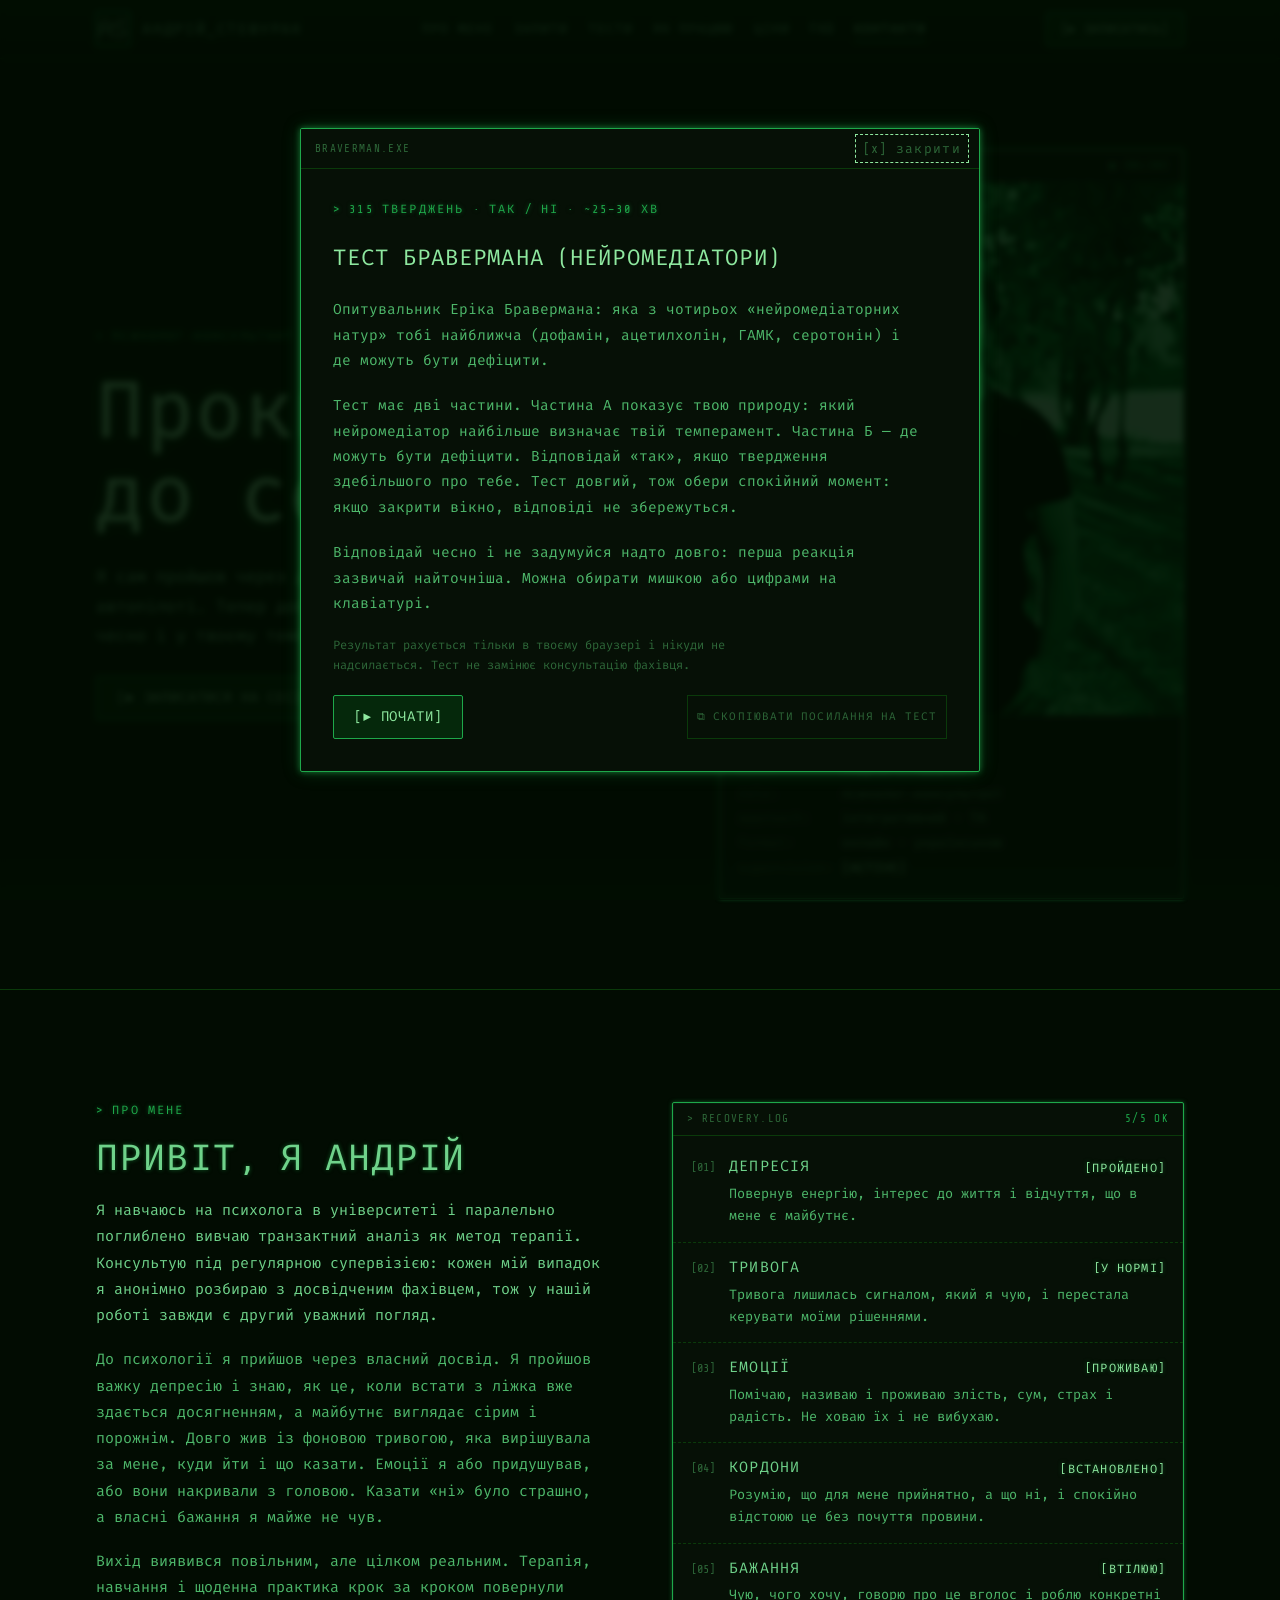
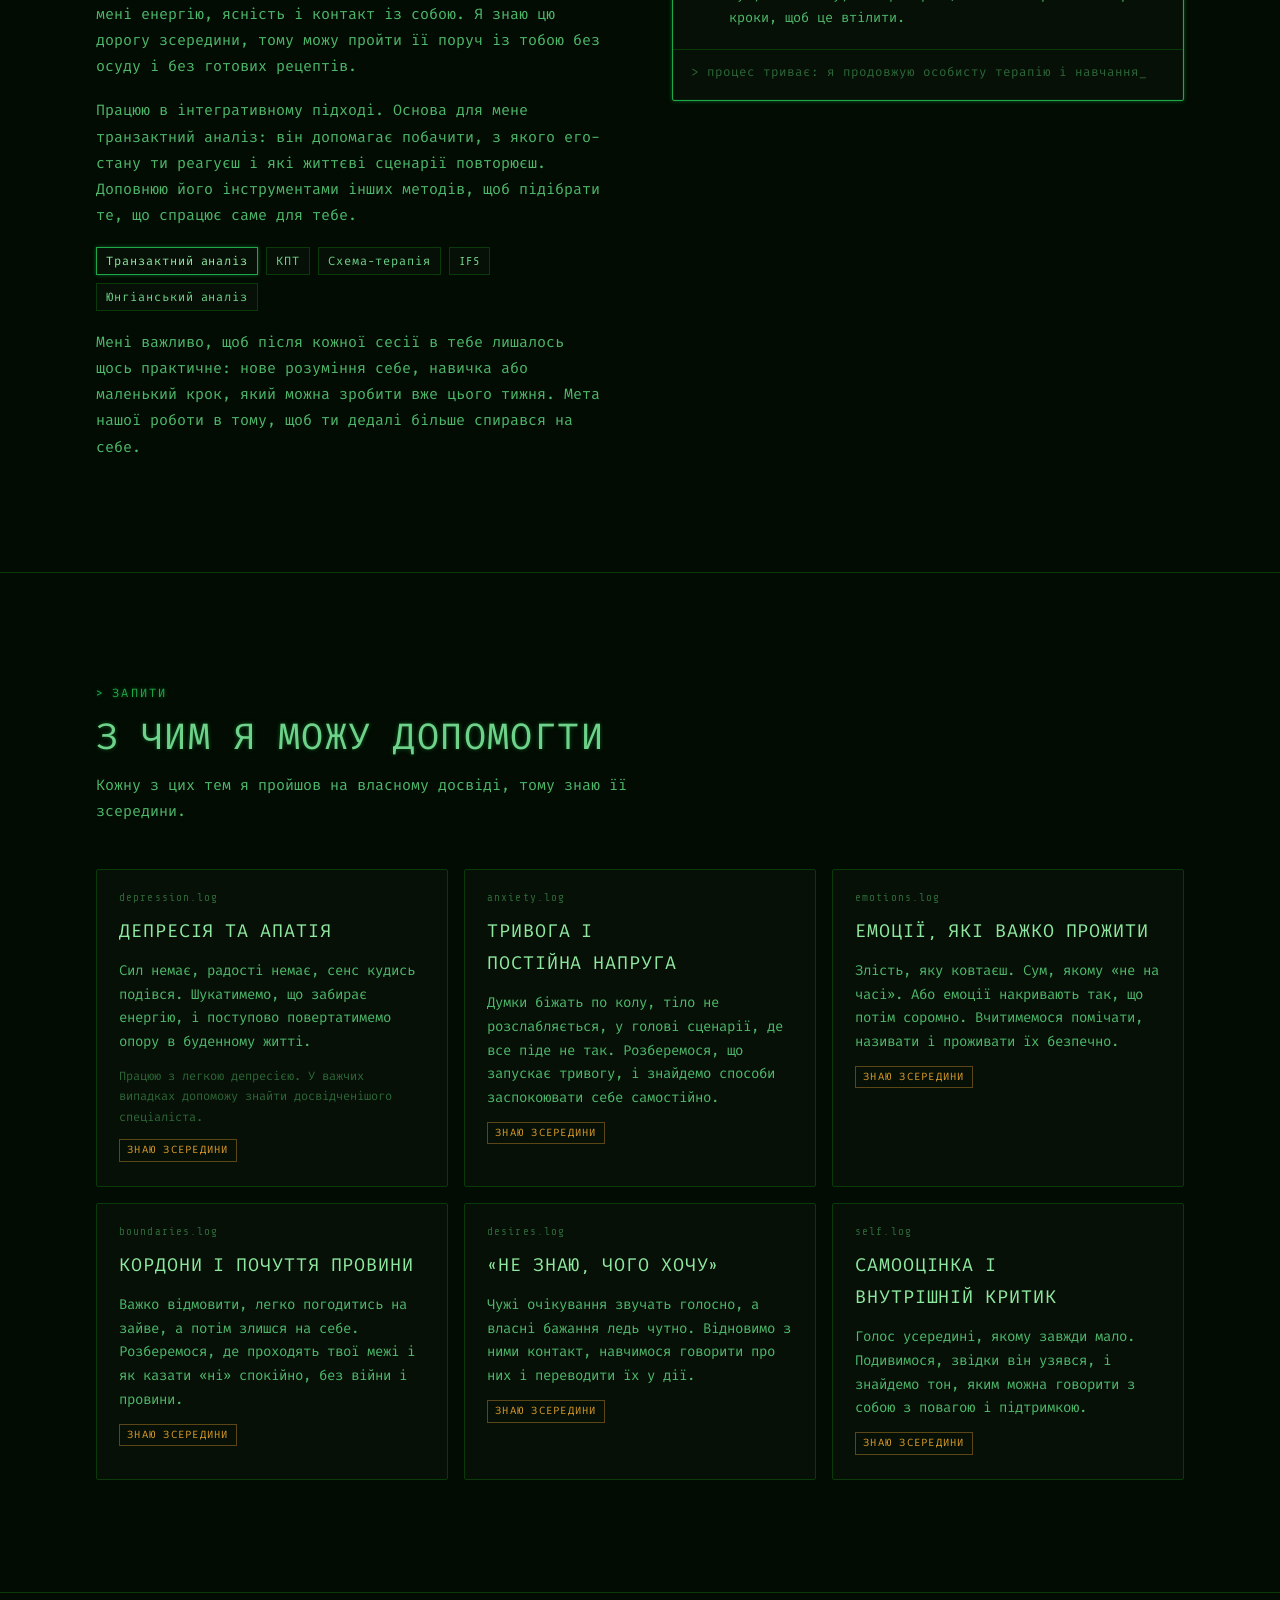
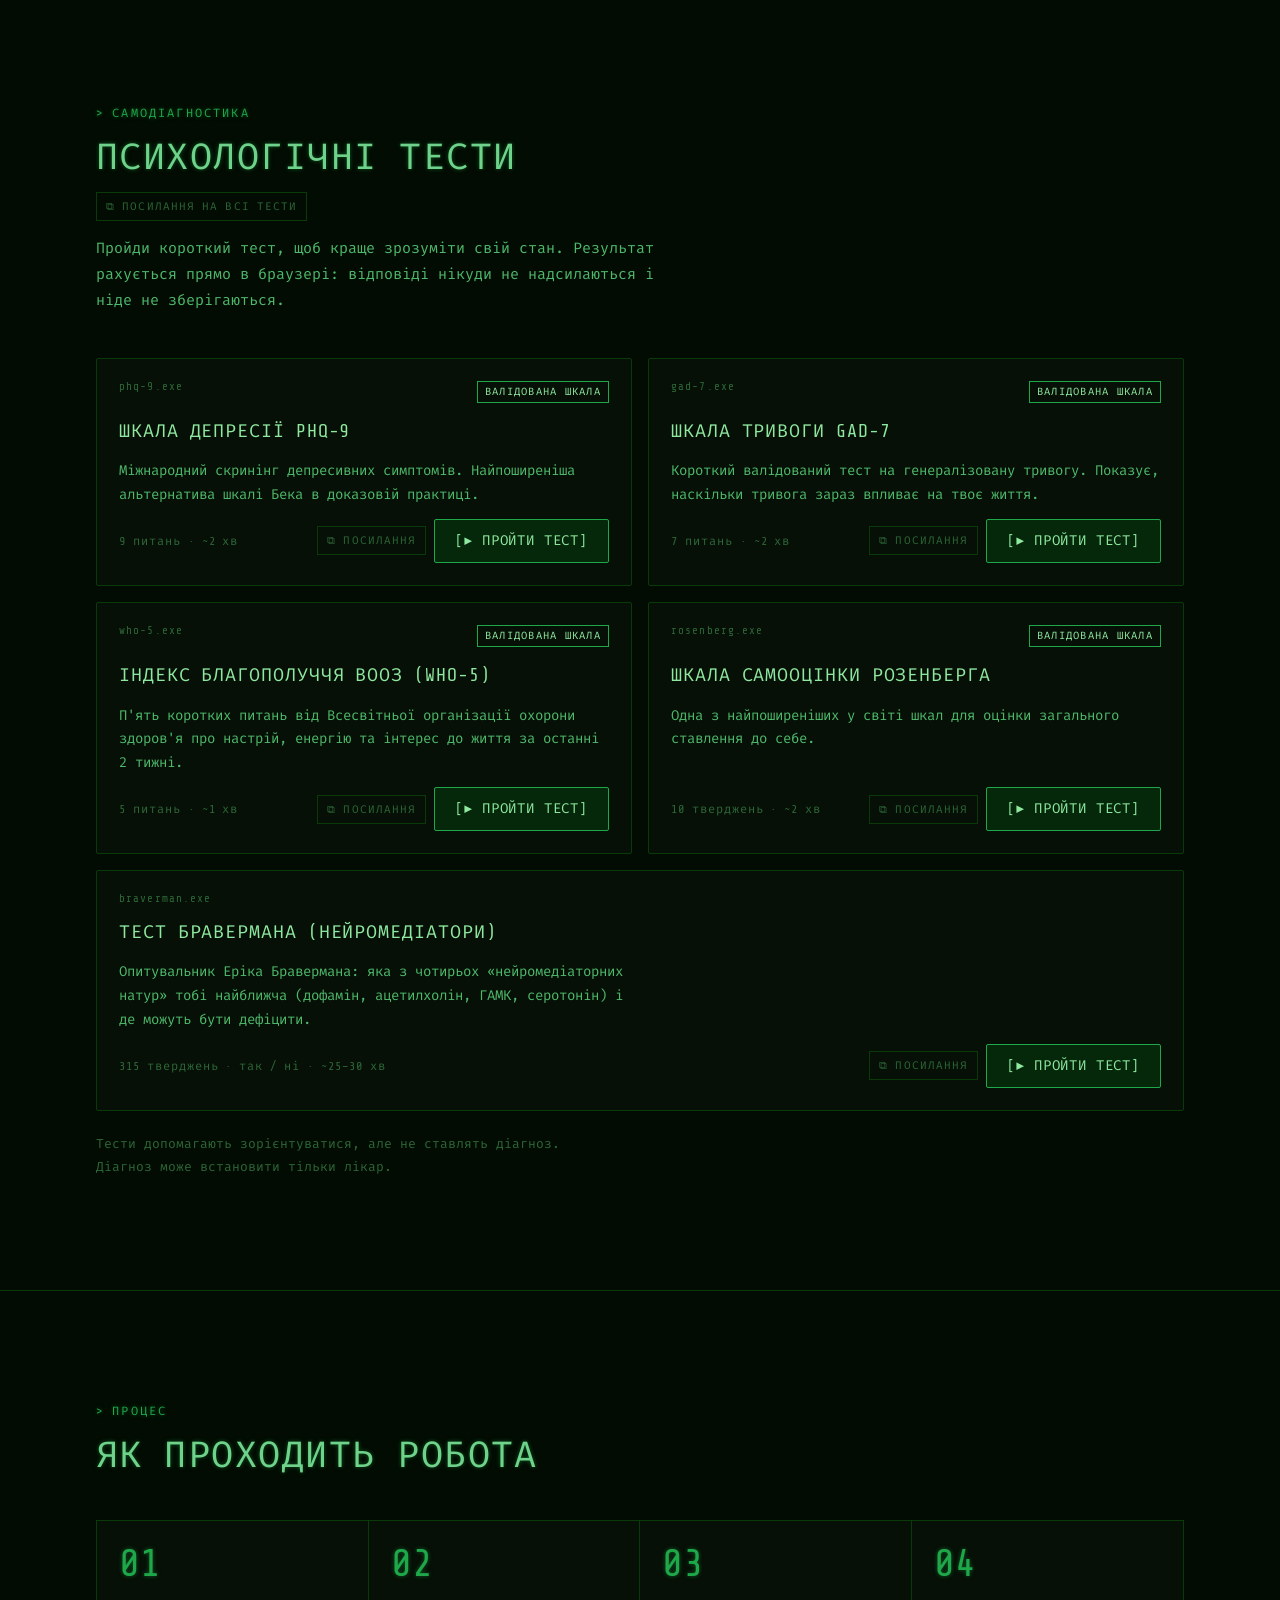
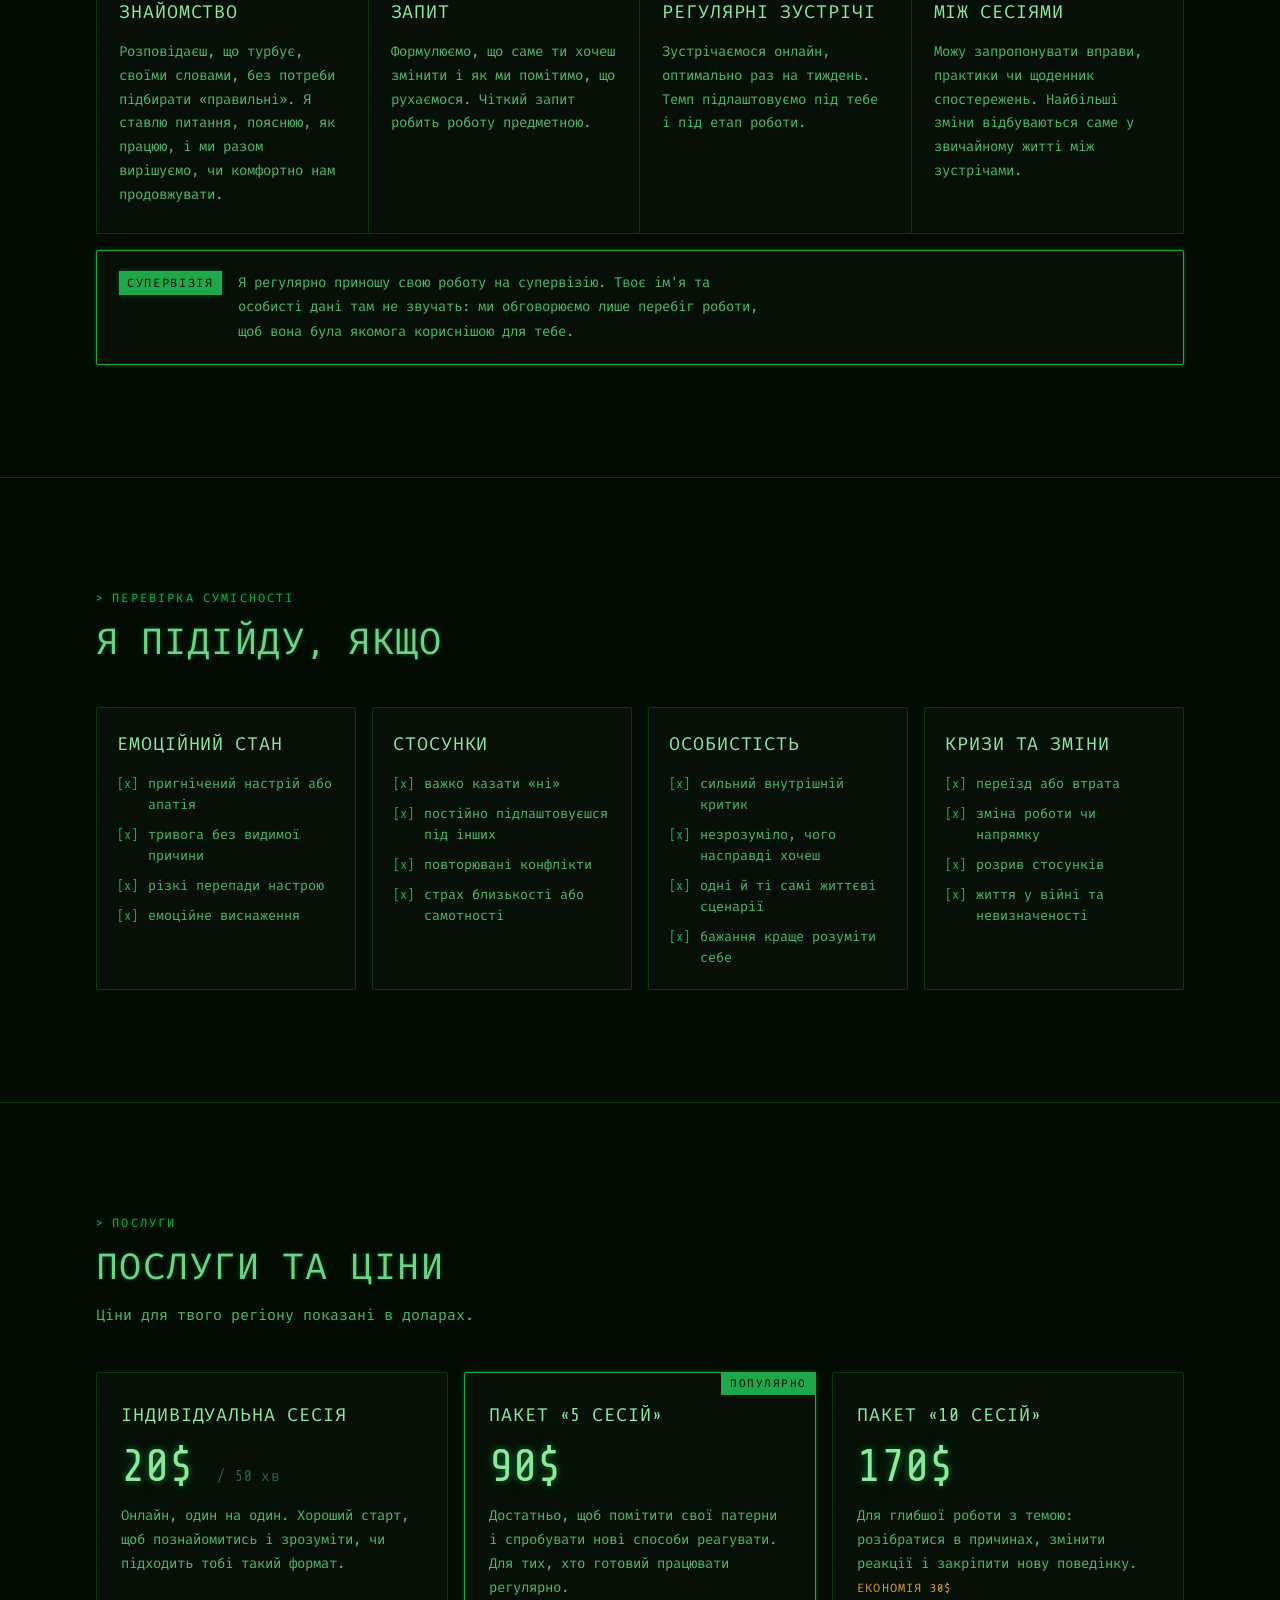
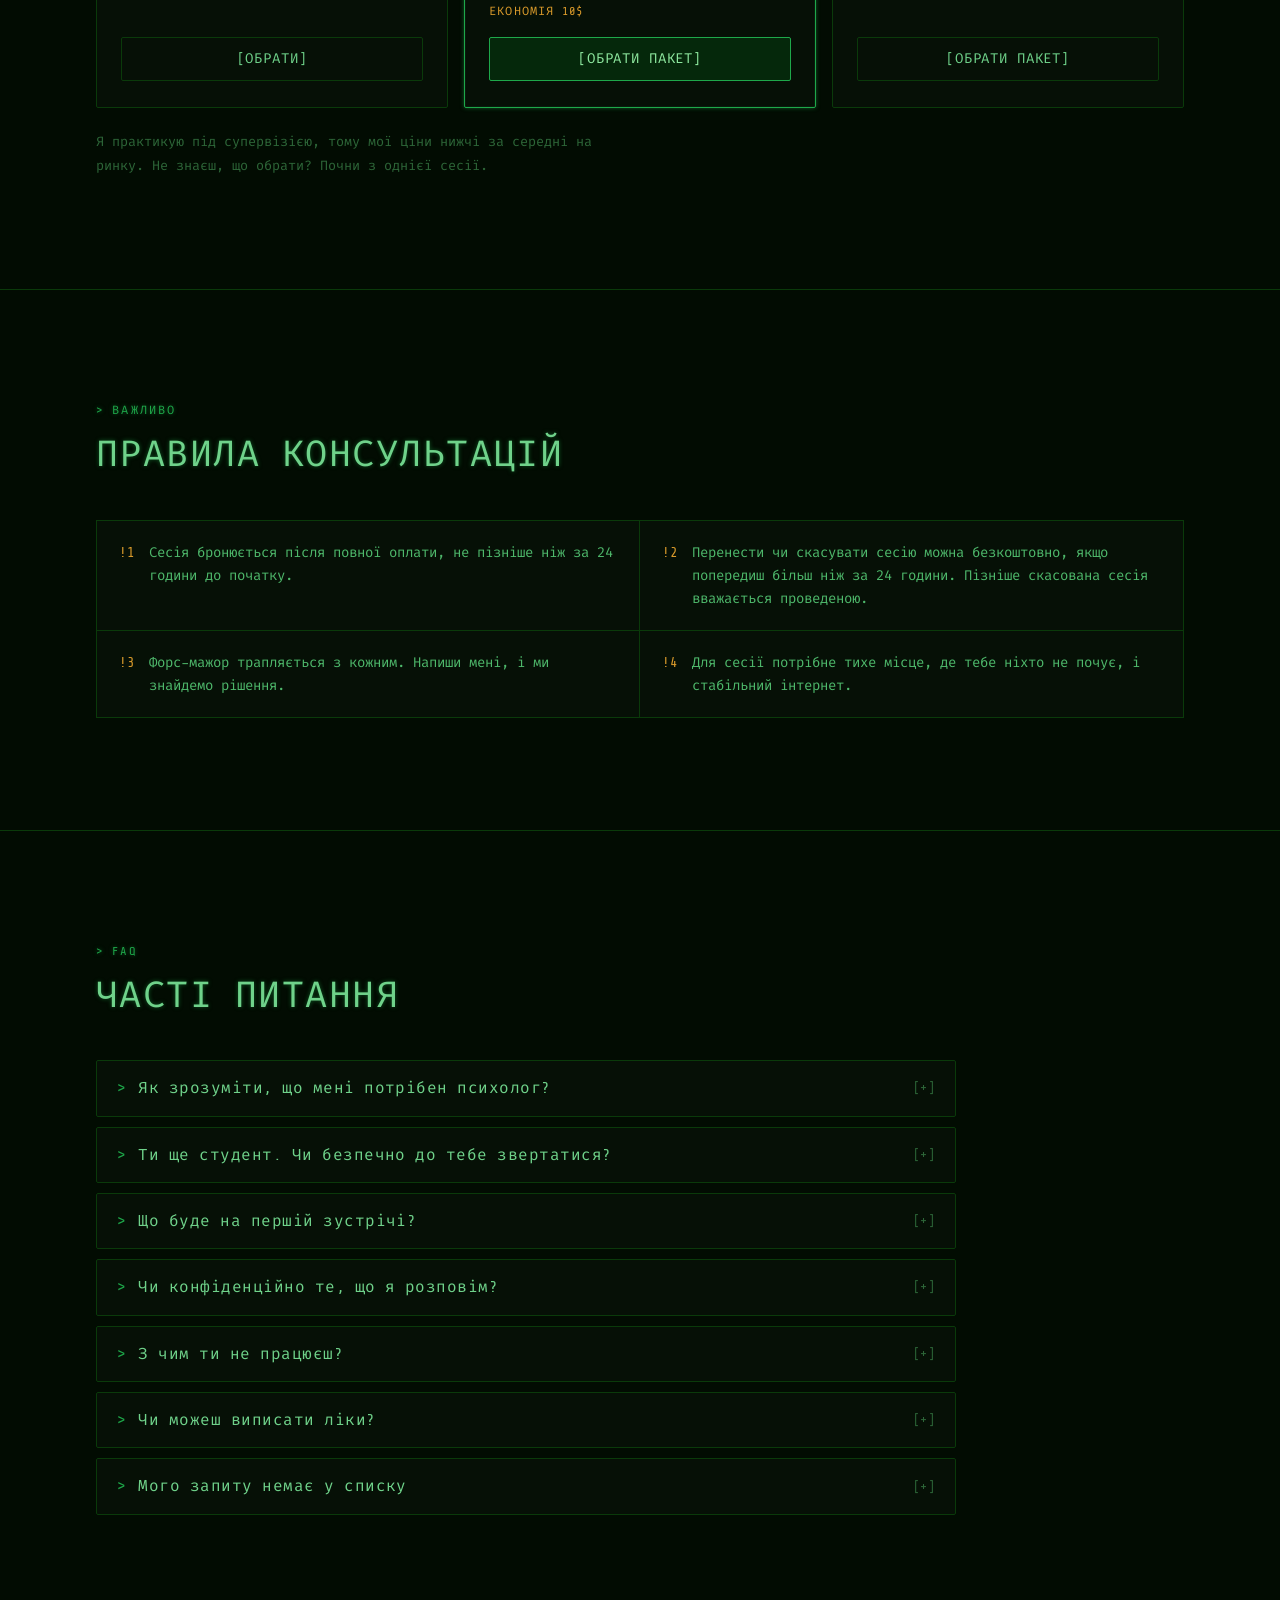
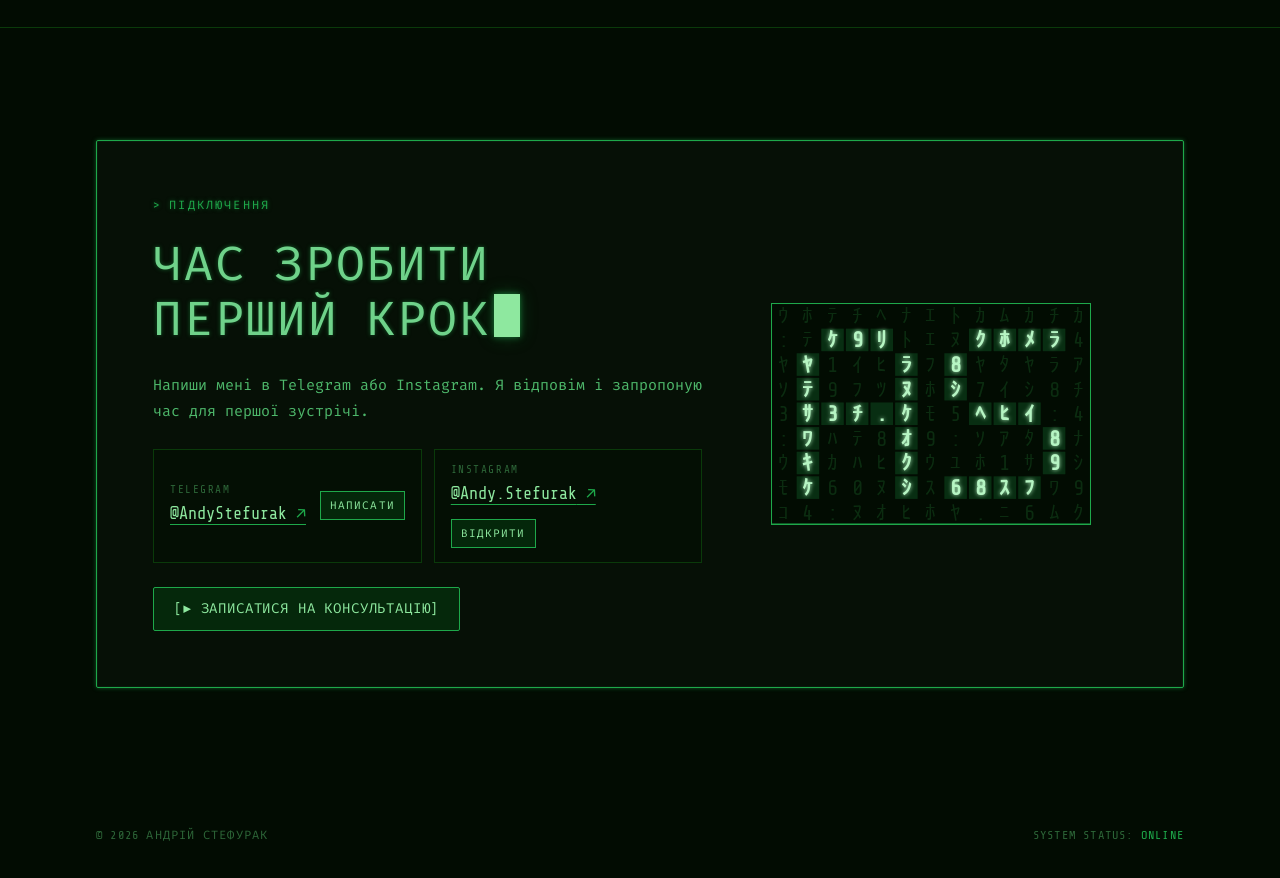
<file: tests/braverman/index.html>
<!doctype html>
<html lang="uk">
<head>
<meta charset="utf-8">
<meta name="viewport" content="width=device-width, initial-scale=1, viewport-fit=cover">
<title>Тест Бравермана (нейромедіатори) — тест онлайн | Андрій Стефурак</title>
<meta name="claude:viewport-fit-sides" content="cover">
<meta name="description" content="Опитувальник Еріка Бравермана: яка з чотирьох «нейромедіаторних натур» тобі найближча (дофамін, ацетилхолін, ГАМК, серотонін) і де можуть бути дефіцити.">
<link rel="canonical" href="https://www.andriistefurak.com/tests/braverman/">
<meta property="og:type" content="website">
<meta property="og:site_name" content="Андрій Стефурак">
<meta property="og:title" content="Тест Бравермана (нейромедіатори) — тест онлайн | Андрій Стефурак">
<meta property="og:description" content="Опитувальник Еріка Бравермана: яка з чотирьох «нейромедіаторних натур» тобі найближча (дофамін, ацетилхолін, ГАМК, серотонін) і де можуть бути дефіцити.">
<meta property="og:url" content="https://www.andriistefurak.com/tests/braverman/">
<meta property="og:image" content="https://www.andriistefurak.com/andrii.jpg">
<meta name="twitter:card" content="summary_large_image">
<link rel="icon" type="image/svg+xml" href="data:image/svg+xml,%3Csvg xmlns=%22http://www.w3.org/2000/svg%22 viewBox=%220 0 52 52%22%3E%3Crect width=%2252%22 height=%2252%22 fill=%22%23020c02%22/%3E%3Cg fill=%22%236fd28a%22%3E%3Crect x=%228%22 y=%2212%22 width=%223.4%22 height=%223.4%22/%3E%3Crect x=%2212%22 y=%2212%22 width=%223.4%22 height=%223.4%22/%3E%3Crect x=%2216%22 y=%2212%22 width=%223.4%22 height=%223.4%22/%3E%3Crect x=%2232%22 y=%2212%22 width=%223.4%22 height=%223.4%22/%3E%3Crect x=%2236%22 y=%2212%22 width=%223.4%22 height=%223.4%22/%3E%3Crect x=%2240%22 y=%2212%22 width=%223.4%22 height=%223.4%22/%3E%3Crect x=%2244%22 y=%2212%22 width=%223.4%22 height=%223.4%22/%3E%3Crect x=%224%22 y=%2216%22 width=%223.4%22 height=%223.4%22/%3E%3Crect x=%2220%22 y=%2216%22 width=%223.4%22 height=%223.4%22/%3E%3Crect x=%2228%22 y=%2216%22 width=%223.4%22 height=%223.4%22/%3E%3Crect x=%224%22 y=%2220%22 width=%223.4%22 height=%223.4%22/%3E%3Crect x=%2220%22 y=%2220%22 width=%223.4%22 height=%223.4%22/%3E%3Crect x=%2228%22 y=%2220%22 width=%223.4%22 height=%223.4%22/%3E%3Crect x=%224%22 y=%2224%22 width=%223.4%22 height=%223.4%22/%3E%3Crect x=%228%22 y=%2224%22 width=%223.4%22 height=%223.4%22/%3E%3Crect x=%2212%22 y=%2224%22 width=%223.4%22 height=%223.4%22/%3E%3Crect x=%2216%22 y=%2224%22 width=%223.4%22 height=%223.4%22/%3E%3Crect x=%2220%22 y=%2224%22 width=%223.4%22 height=%223.4%22/%3E%3Crect x=%2232%22 y=%2224%22 width=%223.4%22 height=%223.4%22/%3E%3Crect x=%2236%22 y=%2224%22 width=%223.4%22 height=%223.4%22/%3E%3Crect x=%2240%22 y=%2224%22 width=%223.4%22 height=%223.4%22/%3E%3Crect x=%224%22 y=%2228%22 width=%223.4%22 height=%223.4%22/%3E%3Crect x=%2220%22 y=%2228%22 width=%223.4%22 height=%223.4%22/%3E%3Crect x=%2244%22 y=%2228%22 width=%223.4%22 height=%223.4%22/%3E%3Crect x=%224%22 y=%2232%22 width=%223.4%22 height=%223.4%22/%3E%3Crect x=%2220%22 y=%2232%22 width=%223.4%22 height=%223.4%22/%3E%3Crect x=%2244%22 y=%2232%22 width=%223.4%22 height=%223.4%22/%3E%3Crect x=%224%22 y=%2236%22 width=%223.4%22 height=%223.4%22/%3E%3Crect x=%2220%22 y=%2236%22 width=%223.4%22 height=%223.4%22/%3E%3Crect x=%2228%22 y=%2236%22 width=%223.4%22 height=%223.4%22/%3E%3Crect x=%2232%22 y=%2236%22 width=%223.4%22 height=%223.4%22/%3E%3Crect x=%2236%22 y=%2236%22 width=%223.4%22 height=%223.4%22/%3E%3Crect x=%2240%22 y=%2236%22 width=%223.4%22 height=%223.4%22/%3E%3C/g%3E%3C/svg%3E">
<link rel="preconnect" href="https://fonts.googleapis.com">
<link rel="preconnect" href="https://fonts.gstatic.com" crossorigin>
<link rel="stylesheet" href="https://fonts.googleapis.com/css2?family=Fira+Code:wght@400;500;600&family=Share+Tech+Mono&display=swap">
<style>
/* Layout: terminal-on-CRT — one centered column of neon-bordered panels over a slow matrix rain, scanlines on top. */
:root {
  --bg: #020c02;
  --bg-2: #040f04;
  --card: #061006;
  --neon: #1ea84a;
  --line: #0a3a0a;
  --fg: #6fd28a;
  --fg-2: #4eb86b;
  --dim: #2d6638;
  --muted: #1a4422;
  --bright: #8ee89f;
  --warn: #d99a2b;
  --danger: #e0645c;
  --glow: 0 0 4px rgba(30, 168, 74, .5);
  --glow-strong: 0 0 6px rgba(30, 168, 74, .65), 0 0 18px rgba(30, 168, 74, .25);
  --font-display: "Share Tech Mono", "Fira Code", "Courier New", monospace;
  --font-body: "Fira Code", "Courier New", monospace;
  --radius: 2px;
  --wrap: 1120px;
  color-scheme: dark;
}

* { box-sizing: border-box; }
html { scroll-behavior: smooth; scroll-padding-top: 84px; }
body {
  margin: 0;
  background: var(--bg);
  color: var(--fg-2);
  font: 400 15px/1.75 var(--font-body);
  -webkit-font-smoothing: antialiased;
  overflow-x: hidden;
}
body::before {
  content: ""; position: fixed; inset: 0 0 auto; height: env(safe-area-inset-top, 0px);
  z-index: 60; background: var(--bg);
}
::selection { background: var(--neon); color: var(--bg); }
a { color: var(--bright); text-decoration: none; }
a:hover { text-shadow: var(--glow); }
:focus-visible { outline: 1px dashed var(--bright); outline-offset: 3px; }

/* ── atmosphere ─────────────────────────────── */
#rain { position: fixed; inset: 0; width: 100%; height: 100%; z-index: 0; opacity: .2; pointer-events: none; }
.scanlines::before, .scanlines::after { content: ""; position: fixed; inset: 0; pointer-events: none; z-index: 50; }
.scanlines::before {
  mix-blend-mode: screen;
  background: repeating-linear-gradient(rgba(0,0,0,0) 0, rgba(0,0,0,0) 2px, rgba(0,255,65,.03) 3px, rgba(0,0,0,0) 4px);
}
.scanlines::after {
  background: linear-gradient(rgba(0,255,65,.06), rgba(0,0,0,0) 6%, rgba(0,0,0,0) 94%, rgba(0,255,65,.06));
}
main, header, footer { position: relative; z-index: 2; }

.wrap {
  max-width: var(--wrap); margin: 0 auto;
  padding-left: max(16px, env(safe-area-inset-left, 0px));
  padding-right: max(16px, env(safe-area-inset-right, 0px));
}

/* ── type ───────────────────────────────────── */
h1, h2, h3 { font-family: var(--font-display); font-weight: 400; color: var(--fg); margin: 0; text-wrap: balance; }
h1 { font-size: clamp(2.6rem, 7vw, 5rem); line-height: 1.02; letter-spacing: .02em; color: var(--bright); text-shadow: var(--glow-strong); }
h2 { font-size: clamp(1.6rem, 3.6vw, 2.3rem); line-height: 1.15; letter-spacing: .04em; text-transform: uppercase; text-shadow: var(--glow); }
h3 { font-size: 1.15rem; letter-spacing: .05em; text-transform: uppercase; color: var(--bright); }
p { margin: 0; max-width: 65ch; }
.eyebrow { font: 400 12px/1.4 var(--font-display); letter-spacing: .18em; text-transform: uppercase; color: var(--neon); text-shadow: var(--glow); }
.cursor { display: inline-block; width: .55em; height: .9em; margin-left: .08em; background: var(--bright); box-shadow: var(--glow-strong); vertical-align: -.05em; animation: blink 1.05s steps(1) infinite; }
@keyframes blink { 50% { opacity: 0; } }

/* ── buttons ────────────────────────────────── */
.btn {
  display: inline-flex; align-items: center; gap: .5em;
  font: 400 .88rem/1 var(--font-display); letter-spacing: .06em; text-transform: uppercase;
  padding: 14px 20px; border: 1px solid var(--neon); border-radius: var(--radius);
  background: rgba(0,255,65,.1); color: var(--bright); cursor: pointer;
  transition: background .15s, box-shadow .15s;
}
.btn:hover { background: rgba(0,255,65,.18); box-shadow: var(--glow-strong); text-shadow: none; }
.btn--ghost { background: transparent; border-color: var(--line); color: var(--fg); }
.btn--ghost:hover { border-color: var(--neon); background: rgba(0,255,65,.06); }

/* ── header ─────────────────────────────────── */
.top {
  position: sticky; top: env(safe-area-inset-top, 0px); z-index: 40;
  background: rgba(2,12,2,.88); backdrop-filter: blur(6px);
  border-bottom: 1px solid var(--line);
}
.top .wrap { display: flex; align-items: center; justify-content: space-between; gap: 20px; padding-block: 12px; }
.brand { display: flex; align-items: center; gap: 12px; color: var(--fg); font: 400 15px/1 var(--font-display); letter-spacing: .12em; }
.brand svg { width: 34px; height: 34px; flex: none; border: 1px solid var(--neon); box-shadow: var(--glow); }
.nav { display: flex; gap: 20px; font: 400 13px/1 var(--font-display); letter-spacing: .08em; text-transform: uppercase; }
.nav a { color: var(--fg); padding: 6px 0; border-bottom: 1px solid transparent; transition: color .15s, border-color .15s; }
.nav a:hover, .nav a.active { color: var(--bright); border-bottom-color: var(--neon); text-shadow: var(--glow); }
.top-actions { display: flex; align-items: center; gap: 8px; }
.top .btn { padding: 10px 14px; font-size: .78rem; }
.menu-btn { display: none; }
@media (max-width: 900px) {
  .menu-btn { display: inline-flex; }
  .nav {
    display: none; position: absolute; top: 100%; left: 0; right: 0; flex-direction: column; gap: 0;
    background: var(--bg); border-bottom: 1px solid var(--neon); box-shadow: var(--glow);
    padding-block: 6px 14px;
    padding-left: max(16px, env(safe-area-inset-left, 0px)); padding-right: max(16px, env(safe-area-inset-right, 0px));
  }
  .nav.open { display: flex; }
  .nav a { padding: 15px 0; border-bottom: 1px solid var(--line); font-size: 14px; }
  .nav a::before { content: "> "; color: var(--neon); }
}
@media (max-width: 420px) { .brand span { display: none; } }

/* ── sections ───────────────────────────────── */
section { padding-block: clamp(64px, 9vw, 112px); border-bottom: 1px solid var(--line); }
.section-head { display: grid; gap: 14px; margin-bottom: 44px; }

.panel { background: var(--card); border: 1px solid var(--line); border-radius: var(--radius); }
.panel--neon { border-color: var(--neon); box-shadow: inset 0 0 0 1px rgba(30,168,74,.08), var(--glow); }
.panel-bar {
  display: flex; justify-content: space-between; align-items: center; gap: 12px; padding: 9px 14px;
  border-bottom: 1px solid var(--line); font: 400 11px/1.3 var(--font-display); letter-spacing: .12em; text-transform: uppercase; color: var(--dim);
}
.panel-bar b { color: var(--neon); font-weight: 400; }

/* ── hero ───────────────────────────────────── */
.hero { padding-block: clamp(48px, 7vw, 96px); }
.hero .wrap { display: grid; grid-template-columns: minmax(0, 1.2fr) minmax(0, 1fr); gap: clamp(32px, 5vw, 72px); align-items: center; }
.hero-copy { display: grid; gap: 26px; min-width: 0; }
.hero-copy .lead { font-size: 1.05rem; color: var(--fg); }
.hero-actions { display: flex; flex-wrap: wrap; gap: 12px; }
.hero-card { min-width: 0; }

.photo { position: relative; display: block; width: 100%; padding: 0; border: 0; border-bottom: 1px solid var(--line); background: var(--bg); cursor: default; -webkit-user-select: none; user-select: none; -webkit-touch-callout: none; overflow: hidden; aspect-ratio: 4 / 4.6; max-width: 100%; }
.photo img { display: block; width: 100%; height: 100%; object-fit: cover; object-position: 50% 22%; filter: grayscale(1) contrast(1.15) brightness(.85); transition: filter .6s ease; }
.photo::before { content: ""; position: absolute; inset: 0; background: var(--neon); mix-blend-mode: color; opacity: 1; transition: opacity .6s ease; z-index: 1; }
.photo::after { content: ""; position: absolute; inset: 0; z-index: 2; pointer-events: none;
  background: repeating-linear-gradient(rgba(2,12,2,0) 0, rgba(2,12,2,0) 2px, rgba(2,12,2,.35) 3px, rgba(2,12,2,0) 4px); transition: opacity .6s ease; }
.photo img { pointer-events: none; }
.photo .hint:hover { background: var(--neon); color: var(--bg); text-shadow: none; }
.photo .hint { position: absolute; cursor: pointer; left: 12px; bottom: 12px; z-index: 3; font: 400 11px/1 var(--font-display); letter-spacing: .12em; text-transform: uppercase;
  color: var(--bright); background: rgba(2,12,2,.8); border: 1px solid var(--neon); padding: 6px 8px; }
.photo.is-real img { filter: none; }
.photo.is-real::before, .photo.is-real::after { opacity: 0; }
@media (hover: hover) {
  .photo:hover img { filter: none; }
  .photo:hover::before, .photo:hover::after { opacity: 0; }
}

.whoami { margin: 0; padding: 16px 18px 18px; font: 400 13px/1.9 var(--font-body); color: var(--fg-2); overflow-x: auto; }
.whoami .k { color: var(--dim); }
.whoami .ok { color: var(--bright); text-shadow: var(--glow); }
@media (max-width: 860px) { .hero .wrap { grid-template-columns: minmax(0, 1fr); } .hero-card { max-width: 460px; } }

/* ── about ──────────────────────────────────── */
.about .wrap { display: grid; grid-template-columns: minmax(0, 1fr) minmax(0, 1fr); gap: clamp(32px, 5vw, 64px); align-items: start; }
.about-copy { display: grid; gap: 18px; min-width: 0; }
.about-copy p:first-of-type { color: var(--fg); }
.methods { display: flex; flex-wrap: wrap; gap: 8px; }
.methods span { font: 400 12px/1 var(--font-display); letter-spacing: .08em; border: 1px solid var(--line); background: var(--card); color: var(--fg); padding: 7px 9px; }
.methods span.main { border-color: var(--neon); color: var(--bright); box-shadow: var(--glow); }
.log { min-width: 0; }
.log ol { list-style: none; margin: 0; padding: 6px 0; }
.log li { display: grid; grid-template-columns: auto minmax(0, 1fr); gap: 4px 14px; padding: 14px 18px; border-bottom: 1px dashed var(--line); }
.log li:last-child { border-bottom: 0; }
.log .n { font: 400 12px/1.9 var(--font-display); color: var(--dim); }
.log .row { display: flex; flex-wrap: wrap; justify-content: space-between; gap: 4px 12px; font: 400 15px/1.5 var(--font-display); letter-spacing: .08em; color: var(--fg); }
.log .st { color: var(--bright); text-shadow: var(--glow); font-size: 12px; letter-spacing: .1em; align-self: center; }
.log li p { grid-column: 2; font-size: 13.5px; line-height: 1.65; color: var(--fg-2); }
.log-foot { padding: 12px 18px 16px; border-top: 1px solid var(--line); font-size: 12.5px; color: var(--dim); }
@media (max-width: 860px) { .about .wrap { grid-template-columns: minmax(0, 1fr); } }

/* ── cards ──────────────────────────────────── */
.grid-3 { display: grid; grid-template-columns: repeat(3, minmax(0, 1fr)); gap: 16px; }
@media (max-width: 960px) { .grid-3 { grid-template-columns: repeat(2, minmax(0, 1fr)); } }
@media (max-width: 620px) { .grid-3 { grid-template-columns: minmax(0, 1fr); } }
.card { display: grid; align-content: start; gap: 12px; padding: 22px 22px 24px; transition: border-color .15s, box-shadow .15s; }
.card:hover { border-color: var(--neon); box-shadow: var(--glow); }
.card .file { font: 400 11px/1 var(--font-display); letter-spacing: .1em; color: var(--dim); }
.card p { font-size: 14px; line-height: 1.7; }
.tag { justify-self: start; font: 400 10.5px/1 var(--font-display); letter-spacing: .12em; text-transform: uppercase; color: var(--warn); border: 1px solid rgba(217,154,43,.4); padding: 5px 7px; }

/* ── tests ──────────────────────────────────── */
.tests { display: grid; grid-template-columns: repeat(2, minmax(0, 1fr)); gap: 16px; }
.tests > :last-child:nth-child(odd) { grid-column: 1 / -1; }
@media (max-width: 720px) { .tests { grid-template-columns: minmax(0, 1fr); } }
.test-card { display: grid; grid-template-rows: auto auto 1fr auto; gap: 12px; padding: 22px; }
.test-card .head { display: flex; justify-content: space-between; gap: 10px; flex-wrap: wrap; }
.test-card .kind { font: 400 10.5px/1 var(--font-display); letter-spacing: .12em; text-transform: uppercase; padding: 5px 7px; border: 1px solid var(--neon); color: var(--bright); }
.test-card p { font-size: 14px; line-height: 1.7; }
.test-card .foot { display: flex; justify-content: space-between; align-items: center; gap: 12px; flex-wrap: wrap; }
.test-card .foot-actions { display: flex; gap: 8px; align-items: center; flex-wrap: wrap; }
.test-card .meta { font: 400 12px/1 var(--font-display); letter-spacing: .08em; color: var(--dim); }
.tests-note { margin-top: 22px; color: var(--dim); font-size: 13px; }

/* test dialog */
.dlg { width: min(680px, calc(100vw - 32px)); max-height: calc(100dvh - 32px); padding: 0; border: 1px solid var(--neon); border-radius: var(--radius);
  background: var(--card); color: var(--fg-2); box-shadow: var(--glow-strong); overflow: auto; }
.dlg::backdrop { background: rgba(2,12,2,.86); backdrop-filter: blur(3px); }
.dlg { overscroll-behavior: contain; }
html.is-locked, html.is-locked body { overflow: hidden; }
html.is-locked body { touch-action: none; }
html.is-locked .dlg { touch-action: pan-y; }
.opts.scale10 { grid-template-columns: repeat(11, minmax(0, 1fr)); gap: 4px; }
.opts.scale10 .opt { grid-template-columns: 1fr; justify-items: center; padding: 14px 0; font: 400 1rem/1 var(--font-display); }
.scale-ends { display: flex; justify-content: space-between; gap: 12px; font-size: 12px; color: var(--dim); }
@media (max-width: 520px) { .opts.scale10 { grid-template-columns: repeat(6, minmax(0, 1fr)); } }
.bars { display: grid; gap: 10px; }
.bar-row { display: grid; grid-template-columns: 13em minmax(0, 1fr) 3.6em; gap: 12px; align-items: center; font: 400 13px/1.3 var(--font-display); letter-spacing: .03em; color: var(--fg); }
.bar-row .track { height: 12px; background: var(--bg-2); border: 1px solid var(--line); }
.bar-row .track i { display: block; height: 100%; background: var(--neon); box-shadow: var(--glow); }
.bar-row.low, .bar-row.warn { color: var(--warn); }
.bar-row.dim { color: var(--dim); }
.bar-row.dim .track i { opacity: .45; }
.bar-row.low .track i, .bar-row.warn .track i { background: var(--warn); box-shadow: none; }
.bar-row .v { text-align: right; color: var(--dim); font-variant-numeric: tabular-nums; }
@media (max-width: 480px) { .bar-row { grid-template-columns: minmax(0, 1fr) 3.6em; } .bar-row .track { grid-column: 1 / -1; grid-row: 2; } }
.dlg .panel-bar { position: sticky; top: 0; background: var(--card); z-index: 1; }
.x { background: none; border: 0; color: var(--dim); font: 400 13px/1 var(--font-display); letter-spacing: .1em; cursor: pointer; padding: 4px; }
.x:hover { color: var(--bright); }
.dlg-body { padding: clamp(20px, 4vw, 32px); display: grid; gap: 20px; }
.dlg-body h3 { font-size: 1.4rem; }
.dlg-body p { font-size: 14.5px; }
.progress { display: grid; gap: 8px; }
.progress .count { font: 400 12px/1 var(--font-display); letter-spacing: .12em; color: var(--dim); }
.progress .bar { height: 4px; background: var(--line); }
.progress .bar i { display: block; height: 100%; background: var(--neon); box-shadow: var(--glow); transition: width .2s; }
.q-prompt { font-size: 13px; color: var(--dim); }
.q-text { font: 400 1.25rem/1.45 var(--font-display); color: var(--bright); letter-spacing: .02em; }
.opts { display: grid; gap: 8px; }
.opt { display: grid; grid-template-columns: auto minmax(0, 1fr); gap: 12px; align-items: center; text-align: left; width: 100%;
  padding: 13px 16px; background: var(--bg-2); border: 1px solid var(--line); color: var(--fg); font: 400 14px/1.4 var(--font-body); cursor: pointer; }
.opt:hover { border-color: var(--neon); background: rgba(0,255,65,.06); }
.opt.sel { border-color: var(--neon); background: rgba(0,255,65,.12); color: var(--bright); box-shadow: var(--glow); }
.opt kbd { font: 400 12px/1 var(--font-display); color: var(--neon); }
.dlg-nav { display: flex; justify-content: space-between; gap: 12px; flex-wrap: wrap; }
.score { display: flex; align-items: baseline; gap: 12px; flex-wrap: wrap; }
.score b { font: 400 3.4rem/1 var(--font-display); color: var(--bright); text-shadow: var(--glow-strong); font-variant-numeric: tabular-nums; }
.score span { font: 400 14px/1 var(--font-display); color: var(--dim); letter-spacing: .08em; }
.band { font: 400 1.1rem/1.3 var(--font-display); letter-spacing: .08em; text-transform: uppercase; color: var(--bright); }
.scale { display: grid; grid-template-columns: repeat(var(--n), minmax(0, 1fr)); gap: 3px; }
.scale div { overflow-wrap: break-word; hyphens: auto; padding-top: 8px; border-top: 4px solid var(--line); font: 400 10.5px/1.3 var(--font-display); color: var(--dim); letter-spacing: .04em; }
.scale div.on { border-color: var(--neon); color: var(--bright); box-shadow: 0 -4px 8px -4px rgba(30,168,74,.7); }
@media (max-width: 640px) {
  .scale { grid-template-columns: minmax(0, 1fr); gap: 4px; }
  .scale div { padding: 4px 0 4px 12px; border-top: 0; border-left: 4px solid var(--line); font-size: 12px; }
  .scale div.on { box-shadow: -4px 0 8px -4px rgba(30,168,74,.7); }
}
.alert { border: 1px solid var(--danger); background: rgba(224,100,92,.08); padding: 14px 16px; color: #f2b2ad; font-size: 14px; line-height: 1.65; }
.alert b { color: #ffd4d0; font-weight: 500; }
.fine { font-size: 12px !important; color: var(--dim); line-height: 1.6; }
.btn:disabled { opacity: .45; cursor: not-allowed; box-shadow: none; background: transparent; }

/* ── process ────────────────────────────────── */
.steps { display: grid; grid-template-columns: repeat(4, minmax(0, 1fr)); gap: 0; border: 1px solid var(--line); background: var(--card); }
.step { display: grid; align-content: start; gap: 12px; padding: 24px 22px 26px; border-right: 1px solid var(--line); }
.step:last-child { border-right: 0; }
.step .num { font: 400 2.4rem/1 var(--font-display); color: var(--neon); text-shadow: var(--glow); }
.step p { font-size: 14px; line-height: 1.7; }
@media (max-width: 960px) {
  .steps { grid-template-columns: repeat(2, minmax(0, 1fr)); }
  .step:nth-child(2) { border-right: 0; }
  .step:nth-child(-n+2) { border-bottom: 1px solid var(--line); }
}
@media (max-width: 560px) {
  .steps { grid-template-columns: minmax(0, 1fr); }
  .step { border-right: 0; border-bottom: 1px solid var(--line); }
  .step:last-child { border-bottom: 0; }
}
.note { margin-top: 16px; display: grid; grid-template-columns: auto minmax(0, 1fr); gap: 16px; align-items: start; padding: 20px 22px; }
.note .badge { font: 400 12px/1 var(--font-display); letter-spacing: .14em; color: var(--bg); background: var(--neon); padding: 6px 8px; box-shadow: var(--glow); }
.note p { font-size: 14px; }
@media (max-width: 560px) { .note { grid-template-columns: minmax(0, 1fr); } .note .badge { justify-self: start; } }

/* ── fit list ───────────────────────────────── */
.fit { display: grid; grid-template-columns: repeat(4, minmax(0, 1fr)); gap: 16px; }
@media (max-width: 960px) { .fit { grid-template-columns: repeat(2, minmax(0, 1fr)); } }
@media (max-width: 520px) { .fit { grid-template-columns: minmax(0, 1fr); } }
.fit .panel { padding: 20px; display: grid; align-content: start; gap: 14px; }
.fit ul { list-style: none; margin: 0; padding: 0; display: grid; gap: 9px; }
.fit li { display: grid; grid-template-columns: auto minmax(0, 1fr); gap: 10px; font-size: 13.5px; line-height: 1.55; }
.fit li::before { content: "[x]"; font-family: var(--font-display); color: var(--neon); }

/* ── pricing ────────────────────────────────── */
.prices { display: grid; grid-template-columns: repeat(3, minmax(0, 1fr)); gap: 16px; align-items: stretch; }
@media (max-width: 900px) { .prices { grid-template-columns: minmax(0, 1fr); max-width: 520px; } }
.price { position: relative; display: grid; grid-template-rows: auto auto 1fr auto; gap: 14px; padding: 26px 24px; }
.price .amount { font: 400 2.8rem/1 var(--font-display); color: var(--bright); text-shadow: var(--glow-strong); font-variant-numeric: tabular-nums; }
.price .amount small { font-size: .9rem; color: var(--dim); letter-spacing: .06em; text-shadow: none; }
.price p { font-size: 14px; line-height: 1.7; }
.price .save { font: 400 12px/1 var(--font-display); letter-spacing: .1em; text-transform: uppercase; color: var(--warn); }
.price .btn { justify-content: center; }
.ribbon { position: absolute; top: -1px; right: -1px; font: 400 11px/1 var(--font-display); letter-spacing: .14em; background: var(--neon); color: var(--bg); padding: 6px 9px; }
.cur { display: inline-flex; border: 1px solid var(--line); margin-bottom: 22px; }
.cur button { font: 400 12px/1 var(--font-display); letter-spacing: .12em; padding: 10px 14px; background: transparent; color: var(--dim); border: 0; cursor: pointer; }
.cur button[aria-pressed="true"] { background: rgba(0,255,65,.12); color: var(--bright); box-shadow: inset 0 0 0 1px var(--neon); }
.prices-note { margin-top: 22px; color: var(--dim); font-size: 13.5px; }

/* ── rules ──────────────────────────────────── */
.rules { display: grid; grid-template-columns: repeat(2, minmax(0, 1fr)); gap: 0; margin: 0; padding: 0; border: 1px solid var(--line); background: var(--card); counter-reset: r; }
.rules li { list-style: none; display: grid; grid-template-columns: auto minmax(0, 1fr); gap: 14px; padding: 20px 22px; border-bottom: 1px solid var(--line); font-size: 14px; line-height: 1.65; }
.rules li:nth-child(odd) { border-right: 1px solid var(--line); }
.rules li:nth-last-child(-n+2) { border-bottom: 0; }
.rules li::before { counter-increment: r; content: "!" counter(r); font-family: var(--font-display); color: var(--warn); }
@media (max-width: 720px) {
  .rules { grid-template-columns: minmax(0, 1fr); }
  .rules li:nth-child(odd) { border-right: 0; }
  .rules li:nth-last-child(2) { border-bottom: 1px solid var(--line); }
}

/* ── faq ────────────────────────────────────── */
.faq { display: grid; gap: 10px; max-width: 860px; }
.faq details { background: var(--card); border: 1px solid var(--line); border-radius: var(--radius); }
.faq details[open] { border-color: var(--neon); box-shadow: var(--glow); }
.faq summary {
  list-style: none; cursor: pointer; display: grid; grid-template-columns: auto minmax(0, 1fr) auto; gap: 12px; align-items: center;
  padding: 16px 20px; color: var(--fg); font: 400 1rem/1.4 var(--font-display); letter-spacing: .03em;
}
.faq summary::-webkit-details-marker { display: none; }
.faq summary::before { content: ">"; color: var(--neon); }
.faq summary::after { content: "[+]"; color: var(--dim); font-size: 13px; }
.faq details[open] summary::after { content: "[–]"; color: var(--neon); }
.faq summary:hover { color: var(--bright); }
.faq details > div { padding: 0 20px 18px 42px; font-size: 14px; line-height: 1.75; display: grid; gap: 10px; }
.faq .hotline { color: var(--bright); }

/* ── contact ────────────────────────────────── */
.contact { border-bottom: 0; }
.contact .panel { padding: clamp(28px, 5vw, 56px); display: grid; grid-template-columns: minmax(0, 1.4fr) minmax(0, 1fr); gap: 32px; align-items: center; }
.contact-copy { display: grid; gap: 24px; justify-items: start; min-width: 0; }
.contact h2 { font-size: clamp(1.8rem, 4.4vw, 3rem); }
.contact .logo-big { width: 100%; max-width: 320px; height: auto; justify-self: center; }
@media (max-width: 820px) { .contact .panel { grid-template-columns: minmax(0, 1fr); } .contact .logo-big { max-width: 240px; justify-self: start; } }
.contacts { display: grid; grid-template-columns: repeat(2, minmax(0, 1fr)); gap: 12px; width: 100%; }
@media (max-width: 560px) { .contacts { grid-template-columns: minmax(0, 1fr); } }
.contact-row { display: flex; flex-wrap: wrap; justify-content: space-between; align-items: center; gap: 12px; padding: 14px 16px; border: 1px solid var(--line); background: var(--bg-2); }
.contact-row .lbl { font: 400 11px/1 var(--font-display); letter-spacing: .14em; color: var(--dim); text-transform: uppercase; margin-bottom: 6px; }
.contact-row .handle { font: 400 1.05rem/1.2 var(--font-display); white-space: nowrap; color: var(--bright);
  text-decoration: underline; text-decoration-color: var(--neon); text-decoration-thickness: 1px; text-underline-offset: 5px; }
.contact-row .handle::after { content: " ↗"; color: var(--neon); }
.contact-row .handle:hover { background: var(--neon); color: var(--bg); text-decoration: none; text-shadow: none; }
.contact-row .handle:hover::after { color: var(--bg); }
.open { font: 400 11px/1 var(--font-display); letter-spacing: .1em; text-transform: uppercase; color: var(--bright); border: 1px solid var(--neon); background: rgba(0,255,65,.1); padding: 8px 9px; white-space: nowrap; }
.open:hover { background: var(--neon); color: var(--bg); text-shadow: none; }
.copy { font: 400 11px/1 var(--font-display); letter-spacing: .1em; text-transform: uppercase; background: transparent; color: var(--dim); border: 1px solid var(--line); padding: 8px 9px; cursor: pointer; }
.copy:hover { color: var(--bright); border-color: var(--neon); }

footer .wrap { display: flex; flex-wrap: wrap; justify-content: space-between; gap: 10px; padding-block: 26px 34px; font: 400 12px/1.5 var(--font-display); letter-spacing: .1em; color: var(--dim); text-transform: uppercase; }
footer .on { color: var(--neon); }

@media (prefers-reduced-motion: reduce) {
  html { scroll-behavior: auto; }
  .cursor { animation: none; }
  #rain { display: none; }
  .photo img, .photo::before, .photo::after { transition: none; }
}
</style>
</head>
<body class="scanlines" data-open-test="braverman">
<canvas id="rain" aria-hidden="true"></canvas>

<header class="top">
  <div class="wrap">
    <a class="brand" href="#top" aria-label="Андрій Стефурак — на початок">
      <svg id="logo-mini" viewBox="0 0 52 52" aria-hidden="true"></svg>
      <span>АНДРІЙ_СТЕФУРАК</span>
    </a>
    <nav class="nav" id="nav" aria-label="Розділи">
      <a href="#about">Про мене</a>
      <a href="#help">Запити</a>
      <a href="#tests">Тести</a>
      <a href="#process">Як працюю</a>
      <a href="#prices">Ціни</a>
      <a href="#faq">FAQ</a>
      <a href="#contact">Контакти</a>
    </nav>
    <div class="top-actions">
      <a class="btn" href="https://t.me/AndyStefurak" target="_blank" rel="noopener">[▶ Записатись]</a>
      <button class="btn btn--ghost menu-btn" type="button" id="menu-btn" aria-expanded="false" aria-controls="nav">[≡ Меню]</button>
    </div>
  </div>
</header>

<main id="top">

  <!-- HERO -->
  <section class="hero">
    <div class="wrap">
      <div class="hero-copy">
        <div class="eyebrow">&gt; Психолог-консультант // практика під супервізією</div>
        <h1>Прокинься<br>до себе.<span class="cursor" aria-hidden="true"></span></h1>
        <p class="lead">Я сам пройшов через депресію, тривогу і роки життя на автопілоті. Тепер допомагаю іншим знайти вихід: уважно, чесно і у твоєму темпі.</p>
        <div class="hero-actions">
          <a class="btn" href="https://t.me/AndyStefurak" target="_blank" rel="noopener">[▶ Записатися на сесію]</a>
          <a class="btn btn--ghost" href="#tests">[Пройти тест]</a>
        </div>
      </div>

      <div class="hero-card panel panel--neon">
        <div class="panel-bar"><span>AS://terminal</span><b>● online</b></div>
        <div class="photo" id="photo" title="Наведи, торкнись або утримуй, щоб побачити в кольорі">
          <img draggable="false" src="../../andrii.jpg" alt="Андрій Стефурак усміхається в парку на заході сонця" width="900" height="1200">
          <a class="hint" href="#process">[ ▶ вийти з матриці ]</a>
        </div>
<pre class="whoami"><span class="k">&gt; whoami</span>
<span class="k">name:</span>        Андрій Стефурак
<span class="k">role:</span>        психолог-консультант
<span class="k">approach:</span>    інтегративний · ТА
<span class="k">format:</span>      онлайн · українською
<span class="k">supervision:</span> <span class="ok">[ACTIVE]</span></pre>
      </div>
    </div>
  </section>

  <!-- ABOUT -->
  <section id="about" class="about">
    <div class="wrap">
      <div class="about-copy">
        <div class="eyebrow">&gt; Про мене</div>
        <h2>Привіт, я Андрій</h2>
        <p>Я навчаюсь на психолога в університеті і паралельно поглиблено вивчаю транзактний аналіз як метод терапії. Консультую під регулярною супервізією: кожен мій випадок я анонімно розбираю з досвідченим фахівцем, тож у нашій роботі завжди є другий уважний погляд.</p>
        <p>До психології я прийшов через власний досвід. Я пройшов важку депресію і знаю, як це, коли встати з ліжка вже здається досягненням, а майбутнє виглядає сірим і порожнім. Довго жив із фоновою тривогою, яка вирішувала за мене, куди йти і що казати. Емоції я або придушував, або вони накривали з головою. Казати «ні» було страшно, а власні бажання я майже не чув.</p>
        <p>Вихід виявився повільним, але цілком реальним. Терапія, навчання і щоденна практика крок за кроком повернули мені енергію, ясність і контакт із собою. Я знаю цю дорогу зсередини, тому можу пройти її поруч із тобою без осуду і без готових рецептів.</p>
        <p>Працюю в інтегративному підході. Основа для мене транзактний аналіз: він допомагає побачити, з якого его-стану ти реагуєш і які життєві сценарії повторюєш. Доповнюю його інструментами інших методів, щоб підібрати те, що спрацює саме для тебе.</p>
        <div class="methods" aria-label="Методи">
          <span class="main">Транзактний аналіз</span>
          <span>КПТ</span>
          <span>Схема-терапія</span>
          <span>IFS</span>
          <span>Юнгіанський аналіз</span>
        </div>
        <p>Мені важливо, щоб після кожної сесії в тебе лишалось щось практичне: нове розуміння себе, навичка або маленький крок, який можна зробити вже цього тижня. Мета нашої роботи в тому, щоб ти дедалі більше спирався на себе.</p>
      </div>

      <div class="log panel panel--neon" aria-label="Мій шлях">
        <div class="panel-bar"><span>&gt; recovery.log</span><b>5/5 ok</b></div>
        <ol>
          <li><span class="n">[01]</span>
            <div class="row"><span>ДЕПРЕСІЯ</span><span class="st">[ПРОЙДЕНО]</span></div>
            <p>Повернув енергію, інтерес до життя і відчуття, що в мене є майбутнє.</p></li>
          <li><span class="n">[02]</span>
            <div class="row"><span>ТРИВОГА</span><span class="st">[У НОРМІ]</span></div>
            <p>Тривога лишилась сигналом, який я чую, і перестала керувати моїми рішеннями.</p></li>
          <li><span class="n">[03]</span>
            <div class="row"><span>ЕМОЦІЇ</span><span class="st">[ПРОЖИВАЮ]</span></div>
            <p>Помічаю, називаю і проживаю злість, сум, страх і радість. Не ховаю їх і не вибухаю.</p></li>
          <li><span class="n">[04]</span>
            <div class="row"><span>КОРДОНИ</span><span class="st">[ВСТАНОВЛЕНО]</span></div>
            <p>Розумію, що для мене прийнятно, а що ні, і спокійно відстоюю це без почуття провини.</p></li>
          <li><span class="n">[05]</span>
            <div class="row"><span>БАЖАННЯ</span><span class="st">[ВТІЛЮЮ]</span></div>
            <p>Чую, чого хочу, говорю про це вголос і роблю конкретні кроки, щоб це втілити.</p></li>
        </ol>
        <div class="log-foot">&gt; процес триває: я продовжую особисту терапію і навчання_</div>
      </div>
    </div>
  </section>

  <!-- HELP -->
  <section id="help">
    <div class="wrap">
      <div class="section-head">
        <div class="eyebrow">&gt; Запити</div>
        <h2>З чим я можу допомогти</h2>
        <p>Кожну з цих тем я пройшов на власному досвіді, тому знаю її зсередини.</p>
      </div>
      <div class="grid-3">
        <article class="card panel">
          <span class="file">depression.log</span>
          <h3>Депресія та апатія</h3>
          <p>Сил немає, радості немає, сенс кудись подівся. Шукатимемо, що забирає енергію, і поступово повертатимемо опору в буденному житті.</p>
          <p class="fine">Працюю з легкою депресією. У важчих випадках допоможу знайти досвідченішого спеціаліста.</p>
          <span class="tag">знаю зсередини</span>
        </article>
        <article class="card panel">
          <span class="file">anxiety.log</span>
          <h3>Тривога і постійна напруга</h3>
          <p>Думки біжать по колу, тіло не розслабляється, у голові сценарії, де все піде не так. Розберемося, що запускає тривогу, і знайдемо способи заспокоювати себе самостійно.</p>
          <span class="tag">знаю зсередини</span>
        </article>
        <article class="card panel">
          <span class="file">emotions.log</span>
          <h3>Емоції, які важко прожити</h3>
          <p>Злість, яку ковтаєш. Сум, якому «не на часі». Або емоції накривають так, що потім соромно. Вчитимемося помічати, називати і проживати їх безпечно.</p>
          <span class="tag">знаю зсередини</span>
        </article>
        <article class="card panel">
          <span class="file">boundaries.log</span>
          <h3>Кордони і почуття провини</h3>
          <p>Важко відмовити, легко погодитись на зайве, а потім злишся на себе. Розберемося, де проходять твої межі і як казати «ні» спокійно, без війни і провини.</p>
          <span class="tag">знаю зсередини</span>
        </article>
        <article class="card panel">
          <span class="file">desires.log</span>
          <h3>«Не знаю, чого хочу»</h3>
          <p>Чужі очікування звучать голосно, а власні бажання ледь чутно. Відновимо з ними контакт, навчимося говорити про них і переводити їх у дії.</p>
          <span class="tag">знаю зсередини</span>
        </article>
        <article class="card panel">
          <span class="file">self.log</span>
          <h3>Самооцінка і внутрішній критик</h3>
          <p>Голос усередині, якому завжди мало. Подивимося, звідки він узявся, і знайдемо тон, яким можна говорити з собою з повагою і підтримкою.</p>
          <span class="tag">знаю зсередини</span>
        </article>
      </div>
    </div>
  </section>

  <!-- TESTS -->
  <section id="tests">
    <div class="wrap">
      <div class="section-head">
        <div class="eyebrow">&gt; Самодіагностика</div>
        <h2>Психологічні тести</h2>
        <div><button class="copy" type="button" id="link-tests" title="https://www.andriistefurak.com/tests/">⧉ Посилання на всі тести</button></div>
        <p>Пройди короткий тест, щоб краще зрозуміти свій стан. Результат рахується прямо в браузері: відповіді нікуди не надсилаються і ніде не зберігаються.</p>
      </div>
      <div class="tests" id="test-list"></div>
      <p class="tests-note">Тести допомагають зорієнтуватися, але не ставлять діагноз. Діагноз може встановити тільки лікар.</p>
    </div>
  </section>

  <!-- PROCESS -->
  <section id="process">
    <div class="wrap">
      <div class="section-head">
        <div class="eyebrow">&gt; Процес</div>
        <h2>Як проходить робота</h2>
      </div>
      <div class="steps">
        <div class="step">
          <span class="num">01</span>
          <h3>Знайомство</h3>
          <p>Розповідаєш, що турбує, своїми словами, без потреби підбирати «правильні». Я ставлю питання, пояснюю, як працюю, і ми разом вирішуємо, чи комфортно нам продовжувати.</p>
        </div>
        <div class="step">
          <span class="num">02</span>
          <h3>Запит</h3>
          <p>Формулюємо, що саме ти хочеш змінити і як ми помітимо, що рухаємося. Чіткий запит робить роботу предметною.</p>
        </div>
        <div class="step">
          <span class="num">03</span>
          <h3>Регулярні зустрічі</h3>
          <p>Зустрічаємося онлайн, оптимально раз на тиждень. Темп підлаштовуємо під тебе і під етап роботи.</p>
        </div>
        <div class="step">
          <span class="num">04</span>
          <h3>Між сесіями</h3>
          <p>Можу запропонувати вправи, практики чи щоденник спостережень. Найбільші зміни відбуваються саме у звичайному житті між зустрічами.</p>
        </div>
      </div>
      <div class="note panel panel--neon">
        <span class="badge">СУПЕРВІЗІЯ</span>
        <p>Я регулярно приношу свою роботу на супервізію. Твоє ім'я та особисті дані там не звучать: ми обговорюємо лише перебіг роботи, щоб вона була якомога кориснішою для тебе.</p>
      </div>
    </div>
  </section>

  <!-- FIT -->
  <section id="fit">
    <div class="wrap">
      <div class="section-head">
        <div class="eyebrow">&gt; Перевірка сумісності</div>
        <h2>Я підійду, якщо</h2>
      </div>
      <div class="fit">
        <div class="panel">
          <h3>Емоційний стан</h3>
          <ul>
            <li>пригнічений настрій або апатія</li>
            <li>тривога без видимої причини</li>
            <li>різкі перепади настрою</li>
            <li>емоційне виснаження</li>
          </ul>
        </div>
        <div class="panel">
          <h3>Стосунки</h3>
          <ul>
            <li>важко казати «ні»</li>
            <li>постійно підлаштовуєшся під інших</li>
            <li>повторювані конфлікти</li>
            <li>страх близькості або самотності</li>
          </ul>
        </div>
        <div class="panel">
          <h3>Особистість</h3>
          <ul>
            <li>сильний внутрішній критик</li>
            <li>незрозуміло, чого насправді хочеш</li>
            <li>одні й ті самі життєві сценарії</li>
            <li>бажання краще розуміти себе</li>
          </ul>
        </div>
        <div class="panel">
          <h3>Кризи та зміни</h3>
          <ul>
            <li>переїзд або втрата</li>
            <li>зміна роботи чи напрямку</li>
            <li>розрив стосунків</li>
            <li>життя у війні та невизначеності</li>
          </ul>
        </div>
      </div>
    </div>
  </section>

  <!-- PRICES -->
  <section id="prices">
    <div class="wrap">
      <div class="section-head">
        <div class="eyebrow">&gt; Послуги</div>
        <h2>Послуги та ціни</h2>
        <p id="cur-note">Ціни показані в доларах. Для клієнтів з Європи ціни в євро.</p>
      </div>
      <div class="prices">
        <div class="price panel">
          <h3>Індивідуальна сесія</h3>
          <div class="amount">20<span class="c">$</span> <small>/ 50 хв</small></div>
          <p>Онлайн, один на один. Хороший старт, щоб познайомитись і зрозуміти, чи підходить тобі такий формат.</p>
          <a class="btn btn--ghost" href="https://t.me/AndyStefurak" target="_blank" rel="noopener">[Обрати]</a>
        </div>
        <div class="price panel panel--neon">
          <span class="ribbon">ПОПУЛЯРНО</span>
          <h3>Пакет «5 сесій»</h3>
          <div class="amount">90<span class="c">$</span></div>
          <p>Достатньо, щоб помітити свої патерни і спробувати нові способи реагувати. Для тих, хто готовий працювати регулярно.<br><span class="save">економія 10<span class="c">$</span></span></p>
          <a class="btn" href="https://t.me/AndyStefurak" target="_blank" rel="noopener">[Обрати пакет]</a>
        </div>
        <div class="price panel">
          <h3>Пакет «10 сесій»</h3>
          <div class="amount">170<span class="c">$</span></div>
          <p>Для глибшої роботи з темою: розібратися в причинах, змінити реакції і закріпити нову поведінку.<br><span class="save">економія 30<span class="c">$</span></span></p>
          <a class="btn btn--ghost" href="https://t.me/AndyStefurak" target="_blank" rel="noopener">[Обрати пакет]</a>
        </div>
      </div>
      <p class="prices-note">Я практикую під супервізією, тому мої ціни нижчі за середні на ринку. Не знаєш, що обрати? Почни з однієї сесії.</p>
    </div>
  </section>

  <!-- RULES -->
  <section id="rules">
    <div class="wrap">
      <div class="section-head">
        <div class="eyebrow">&gt; Важливо</div>
        <h2>Правила консультацій</h2>
      </div>
      <ul class="rules">
        <li>Сесія бронюється після повної оплати, не пізніше ніж за 24 години до початку.</li>
        <li>Перенести чи скасувати сесію можна безкоштовно, якщо попередиш більш ніж за 24 години. Пізніше скасована сесія вважається проведеною.</li>
        <li>Форс-мажор трапляється з кожним. Напиши мені, і ми знайдемо рішення.</li>
        <li>Для сесії потрібне тихе місце, де тебе ніхто не почує, і стабільний інтернет.</li>
      </ul>
    </div>
  </section>

  <!-- FAQ -->
  <section id="faq">
    <div class="wrap">
      <div class="section-head">
        <div class="eyebrow">&gt; FAQ</div>
        <h2>Часті питання</h2>
      </div>
      <div class="faq">
        <details>
          <summary>Як зрозуміти, що мені потрібен психолог?</summary>
          <div><p>Якщо щось заважає жити так, як хочеш, і довго не минає: настрій, тривога, стосунки, відчуття застою. Не треба чекати, поки стане «достатньо погано». Прийти можна і просто для того, щоб краще розібратися в собі. Зорієнтуватися допоможуть <a href="#tests">тести на сайті</a>.</p></div>
        </details>
        <details>
          <summary>Ти ще студент. Чи безпечно до тебе звертатися?</summary>
          <div>
            <p>Я працюю в межах своєї компетенції, дотримуюсь етичного кодексу і регулярно проходжу супервізію. Якщо твій запит потребуватиме іншого фахівця, я скажу про це прямо і допоможу зрозуміти, до кого звернутися.</p>
            <p>З депресією я працюю лише тоді, коли вона легка або легко виражена. Важких випадків не беру, але можу скерувати до досвідченішого спеціаліста.</p>
          </div>
        </details>
        <details>
          <summary>Що буде на першій зустрічі?</summary>
          <div><p>Знайомство. Ти розповідаєш, що тебе турбує, я ставлю уточнювальні питання і пояснюю, як працюю. Наприкінці ми разом вирішуємо, чи хочемо продовжувати. Якщо я зрозумію, що тобі краще підійде інший фахівець, скажу чесно.</p></div>
        </details>
        <details>
          <summary>Чи конфіденційно те, що я розповім?</summary>
          <div><p>Так. Усе, що ти розповідаєш, лишається між нами. На супервізії я обговорюю роботу без імен і деталей, за якими тебе можна впізнати. Виняток становить лише пряма загроза життю.</p></div>
        </details>
        <details>
          <summary>З чим ти не працюєш?</summary>
          <div>
            <p>З помірною і тяжкою депресією: у таких випадках я скерую тебе до досвідченішого спеціаліста. Також не працюю з гострими психотичними станами, залежностями в активній фазі та гострими суїцидальними кризами. Тут потрібна допомога психіатра або кризової служби.</p>
            <p class="hotline">Якщо тобі зараз дуже погано, зателефонуй на лінію Lifeline Ukraine: 7333 (цілодобово, безкоштовно).</p>
          </div>
        </details>
        <details>
          <summary>Чи можеш виписати ліки?</summary>
          <div><p>Ні, я не лікар. Якщо побачу, що може знадобитися медикаментозна підтримка, порекомендую звернутися до психіатра. Терапія і ліки часто добре працюють разом.</p></div>
        </details>
        <details>
          <summary>Мого запиту немає у списку</summary>
          <div><p>Напиши мені коротко, з чим хочеш працювати. Я чесно відповім, чи можу допомогти.</p></div>
        </details>
      </div>
    </div>
  </section>

  <!-- CONTACT -->
  <section id="contact" class="contact">
    <div class="wrap">
      <div class="panel panel--neon">
        <div class="contact-copy">
          <div class="eyebrow">&gt; Підключення</div>
          <h2>Час зробити перший крок<span class="cursor" aria-hidden="true"></span></h2>
          <p>Напиши мені в Telegram або Instagram. Я відповім і запропоную час для першої зустрічі.</p>
          <div class="contacts">
            <div class="contact-row">
              <div><div class="lbl">Telegram</div><a class="handle" href="https://t.me/AndyStefurak" target="_blank" rel="noopener">@AndyStefurak</a></div>
              <a class="open" href="https://t.me/AndyStefurak" target="_blank" rel="noopener">Написати</a>
            </div>
            <div class="contact-row">
              <div><div class="lbl">Instagram</div><a class="handle" href="https://www.instagram.com/andy.stefurak/" target="_blank" rel="noopener">@Andy.Stefurak</a></div>
              <a class="open" href="https://www.instagram.com/andy.stefurak/" target="_blank" rel="noopener">Відкрити</a>
            </div>
          </div>
          <a class="btn" href="https://t.me/AndyStefurak" target="_blank" rel="noopener">[▶ Записатися на консультацію]</a>
        </div>
        <svg class="logo-big" id="logo-big" role="img" aria-label="Логотип AS"></svg>
      </div>
    </div>
  </section>
</main>

<footer>
  <div class="wrap">
    <span>© 2026 Андрій Стефурак</span>
    <span>system status: <span class="on">online</span></span>
  </div>
</footer>

<dialog class="dlg" id="test-dlg" aria-labelledby="dlg-title">
  <div class="panel-bar"><span id="dlg-file">test.exe</span><button class="x" type="button" id="dlg-close" aria-label="Закрити тест">[x] закрити</button></div>
  <div class="dlg-body" id="dlg-body"></div>
</dialog>

<script>
(() => {
  const reduce = matchMedia("(prefers-reduced-motion: reduce)").matches;
  const GLYPHS = "ｱｲｳｴｵｶｷｸｹｺｻｼｽｾｿﾀﾁﾂﾃﾄﾅﾆﾇﾈﾊﾋﾌﾍﾎﾏﾐﾑﾒﾓﾔﾕﾗﾘﾜ0123456789Z:.";
  const pick = () => GLYPHS[Math.floor(Math.random() * GLYPHS.length)];
  const NS = "http://www.w3.org/2000/svg";

  // AS on a 5x7 dot matrix, with a one-cell border.
  const A = [".###.", "#...#", "#...#", "#####", "#...#", "#...#", "#...#"];
  const S = [".####", "#....", "#....", ".###.", "....#", "....#", "####."];
  const pad = ".".repeat(13);
  const GRID = [pad, ...A.map((r, i) => "." + r + "." + S[i] + "."), pad];

  function el(name, attrs) {
    const n = document.createElementNS(NS, name);
    for (const k in attrs) n.setAttribute(k, attrs[k]);
    return n;
  }

  // Big logo: every cell is a glyph; lit cells form the letters and keep mutating.
  function bigLogo(svg) {
    const cell = 24, w = GRID[0].length * cell, h = GRID.length * cell;
    svg.setAttribute("viewBox", `0 0 ${w} ${h}`);
    svg.innerHTML = '<defs><filter id="as-glow" x="-50%" y="-50%" width="200%" height="200%"><feGaussianBlur stdDeviation="2.2" result="b"/><feMerge><feMergeNode in="b"/><feMergeNode in="SourceGraphic"/></feMerge></filter></defs>';
    svg.appendChild(el("rect", { width: w, height: h, fill: "#020c02", stroke: "#1ea84a", "stroke-width": 2 }));
    const pads = el("g", { fill: "rgba(30,168,74,.22)" });
    svg.appendChild(pads);
    GRID.forEach((row, r) => [...row].forEach((ch, c) => {
      if (ch === "#") pads.appendChild(el("rect", { x: c * cell + 1, y: r * cell + 1, width: cell - 2, height: cell - 2 }));
    }));
    const dim = el("g", { fill: "#0b2c10" });
    const lit = el("g", { fill: "#b6f5c3", filter: "url(#as-glow)", "font-weight": "700" });
    [dim, lit].forEach(g => {
      g.setAttribute("font-family", "'Share Tech Mono','MS Gothic','Osaka-Mono',monospace");
      g.setAttribute("font-size", cell * .86);
      g.setAttribute("text-anchor", "middle");
      svg.appendChild(g);
    });
    const cells = [];
    GRID.forEach((row, r) => [...row].forEach((ch, c) => {
      const t = el("text", { x: c * cell + cell / 2, y: r * cell + cell * .8 });
      t.textContent = pick();
      (ch === "#" ? lit : dim).appendChild(t);
      cells.push(t);
    }));
    if (reduce) return;
    setInterval(() => {
      for (let i = 0; i < 6; i++) cells[Math.floor(Math.random() * cells.length)].textContent = pick();
    }, 110);
  }

  // Mini logo: glyphs are unreadable at 34px, so lit cells become solid pixels.
  function miniLogo(svg) {
    const cell = 4, oy = (52 - GRID.length * cell) / 2;
    svg.appendChild(el("rect", { width: 52, height: 52, fill: "#020c02" }));
    const g = el("g", { fill: "#6fd28a" });
    GRID.forEach((row, r) => [...row].forEach((ch, c) => {
      if (ch === "#") g.appendChild(el("rect", { x: c * cell, y: r * cell + oy, width: 3.4, height: 3.4 }));
    }));
    svg.appendChild(g);
  }

  bigLogo(document.getElementById("logo-big"));
  miniLogo(document.getElementById("logo-mini"));

  // Currency by region, read from the browser's time zone (no IP lookup, nothing leaves the page).
  // Europe pays in euro; Ukraine and the rest of the world pay in dollars.
  const NON_EURO = /^Europe\/(Kiev|Kyiv|Simferopol|Zaporozhye|Uzhgorod|Moscow|Minsk|Istanbul|Volgograd|Samara|Kirov|Ulyanovsk|Astrakhan|Saratov|Kaliningrad)$/;
  let tz = "";
  try { tz = Intl.DateTimeFormat().resolvedOptions().timeZone || ""; } catch (e) {}
  const euro = (tz.startsWith("Europe/") && !NON_EURO.test(tz)) || /^Atlantic\/(Canary|Madeira|Azores)$/.test(tz);
  if (euro) {
    document.querySelectorAll(".prices .c").forEach(c => (c.textContent = "€"));
    document.getElementById("cur-note").textContent = "Ціни для твого регіону показані в євро.";
  } else {
    document.getElementById("cur-note").textContent = "Ціни для твого регіону показані в доларах.";
  }

  // Mouse: hover shows colour (CSS). Touch: every tap or long press flips between matrix green and colour;
  // a finger that starts scrolling over the photo flips nothing. Only "вийти з матриці" inside it is a link.
  const photo = document.getElementById("photo");
  let press = null;
  photo.addEventListener("pointerdown", e => {
    if (e.pointerType === "mouse" || e.target.closest(".hint")) return;
    press = { x: e.clientX, y: e.clientY, held: false };
    press.timer = setTimeout(() => { if (press) { press.held = true; photo.classList.toggle("is-real"); } }, 450);
  });
  photo.addEventListener("pointermove", e => {
    if (press && Math.hypot(e.clientX - press.x, e.clientY - press.y) > 10) { clearTimeout(press.timer); press = null; }
  });
  const endPress = flip => {
    if (!press) return;
    clearTimeout(press.timer);
    if (flip && !press.held) photo.classList.toggle("is-real");
    press = null;
  };
  photo.addEventListener("pointerup", () => endPress(true));
  photo.addEventListener("pointercancel", () => endPress(false));
  photo.addEventListener("contextmenu", e => e.preventDefault());

  // Navigation: smooth scroll, mobile menu, highlight of the current section.
  const nav = document.getElementById("nav");
  const menuBtn = document.getElementById("menu-btn");
  const setMenu = open => {
    nav.classList.toggle("open", open);
    menuBtn.setAttribute("aria-expanded", String(open));
    menuBtn.textContent = open ? "[× Закрити]" : "[≡ Меню]";
  };
  menuBtn.addEventListener("click", () => setMenu(!nav.classList.contains("open")));
  document.querySelectorAll('a[href^="#"]').forEach(a => a.addEventListener("click", e => {
    const target = document.getElementById(a.getAttribute("href").slice(1));
    if (!target) return;
    e.preventDefault();
    setMenu(false);
    target.scrollIntoView({ behavior: reduce ? "auto" : "smooth", block: "start" });
  }));
  const navLinks = [...nav.querySelectorAll("a")];
  if ("IntersectionObserver" in window) {
    const spy = new IntersectionObserver(entries => entries.forEach(en => {
      if (!en.isIntersecting) return;
      navLinks.forEach(l => l.classList.toggle("active", l.getAttribute("href") === "#" + en.target.id));
    }), { rootMargin: "-45% 0px -50% 0px" });
    navLinks.forEach(l => { const s = document.getElementById(l.getAttribute("href").slice(1)); if (s) spy.observe(s); });
  }

  // Matrix rain behind everything.
  const cv = document.getElementById("rain");
  if (!reduce && cv.getContext) {
    const ctx = cv.getContext("2d");
    const size = 16;
    let cols = [], w = 0, h = 0;
    const resize = () => {
      w = cv.width = innerWidth; h = cv.height = innerHeight;
      cols = Array.from({ length: Math.ceil(w / size) }, () => Math.random() * -h / size);
      ctx.fillStyle = "#020c02"; ctx.fillRect(0, 0, w, h);
    };
    resize();
    addEventListener("resize", resize);
    let last = 0;
    const frame = t => {
      requestAnimationFrame(frame);
      if (t - last < 55) return;
      last = t;
      ctx.fillStyle = "rgba(2,12,2,.12)";
      ctx.fillRect(0, 0, w, h);
      ctx.font = `${size}px 'Share Tech Mono', monospace`;
      cols.forEach((y, i) => {
        ctx.fillStyle = Math.random() > .975 ? "#8ee89f" : "#1ea84a";
        ctx.fillText(pick(), i * size, y * size);
        cols[i] = y * size > h && Math.random() > .975 ? 0 : y + 1;
      });
    };
    requestAnimationFrame(frame);
  }

  /* ── tests ─────────────────────────────────── */
  const FREQ = ["Зовсім ні", "Кілька днів", "Більше половини днів", "Майже щодня"];
  const sum = a => a.reduce((s, v) => s + v, 0);
  const band = (score, bands) => bands.find(b => score <= b.max);
  const CRISIS = 'Якщо тобі зараз небезпечно, зателефонуй <b>112</b> або на лінію <b>Lifeline Ukraine 7333</b> (цілодобово, безкоштовно) і скажи комусь, кому довіряєш, що тобі зараз важко.';

  /* ════════════════════════════════════════════════════════════════════
     ШКАЛИ БЕКА — встав сюди тексти з ліцензійних матеріалів Pearson.
     Поки хоча б один рядок порожній, кнопка тесту показує «[скоро]».

     BDI-II: 21 пункт. t — назва пункту, o — твердження з бланка
     по порядку (0, 1, 2, 3 бали). Пункти 16 і 18 мають 7 тверджень
     (0, 1a, 1b, 2a, 2b, 3a, 3b), їхні бали вже прописані в s.
     ════════════════════════════════════════════════════════════════════ */
  const BECK_BDI = [
    /*  1 */ { t: "", o: ["", "", "", ""] },
    /*  2 */ { t: "", o: ["", "", "", ""] },
    /*  3 */ { t: "", o: ["", "", "", ""] },
    /*  4 */ { t: "", o: ["", "", "", ""] },
    /*  5 */ { t: "", o: ["", "", "", ""] },
    /*  6 */ { t: "", o: ["", "", "", ""] },
    /*  7 */ { t: "", o: ["", "", "", ""] },
    /*  8 */ { t: "", o: ["", "", "", ""] },
    /*  9 */ { t: "", o: ["", "", "", ""] },
    /* 10 */ { t: "", o: ["", "", "", ""] },
    /* 11 */ { t: "", o: ["", "", "", ""] },
    /* 12 */ { t: "", o: ["", "", "", ""] },
    /* 13 */ { t: "", o: ["", "", "", ""] },
    /* 14 */ { t: "", o: ["", "", "", ""] },
    /* 15 */ { t: "", o: ["", "", "", ""] },
    /* 16 */ { t: "", o: ["", "", "", "", "", "", ""], s: [0, 1, 1, 2, 2, 3, 3] },
    /* 17 */ { t: "", o: ["", "", "", ""] },
    /* 18 */ { t: "", o: ["", "", "", "", "", "", ""], s: [0, 1, 1, 2, 2, 3, 3] },
    /* 19 */ { t: "", o: ["", "", "", ""] },
    /* 20 */ { t: "", o: ["", "", "", ""] },
    /* 21 */ { t: "", o: ["", "", "", ""] }
  ];

  /* BAI: 21 симптом по порядку з бланка. Варіанти відповіді (0–3 бали) — у BECK_BAI_OPTS. */
  const BECK_BAI = [
    /*  1 */ "", /*  2 */ "", /*  3 */ "", /*  4 */ "", /*  5 */ "", /*  6 */ "", /*  7 */ "",
    /*  8 */ "", /*  9 */ "", /* 10 */ "", /* 11 */ "", /* 12 */ "", /* 13 */ "", /* 14 */ "",
    /* 15 */ "", /* 16 */ "", /* 17 */ "", /* 18 */ "", /* 19 */ "", /* 20 */ "", /* 21 */ ""
  ];
  const BECK_BAI_OPTS = ["Зовсім ні", "Легко", "Помірно", "Сильно"];
  /* ═══════════════════════ кінець блоку шкал Бека ═══════════════════════ */

  /* ════════════════════════════════════════════════════════════════════
     ТЕСТ БРАВЕРМАНА — переклад опитувальника з твого джерела.
     nature — частина А (твоя природа), deficit — частина Б (дефіцити).
     Розділи йдуть у порядку: дофамін, ацетилхолін, ГАМК, серотонін.
     У кожному розділі твердження згруповані за темами (відповідь так/ні),
     text — опис, який бачить людина в результаті.
     ════════════════════════════════════════════════════════════════════ */
  const BRAVERMAN_CRISIS = "У моєму житті бували думки про самогубство";
  const BRAVERMAN = {
    nature: {
      dopamine: {
        name: "Дофамін",
        text: "Ти людина дії і мети. Енергійно береш ініціативу, мислиш раціонально і стратегічно, швидко ухвалюєш рішення і любиш досягати. Зворотний бік: перевтома, нетерплячість до повільності інших і звичка цінувати себе лише за результати.",
        areas: {
          "Пам'ять і увага": [
            "Я легко даю раду своїм думкам",
            "Я ефективно концентруюся",
            "Я глибоко занурююся в думки",
            "Я швидко міркую",
            "Іноді я розгублююся, бо виконую багато задач одночасно",
            "Мені подобається активно дискутувати",
            "У мене гарна уява",
            "Мені властиве критичне й аналітичне мислення"
          ],
          "Тіло": [
            "Здебільшого в мене багато енергії",
            "У мене часто підвищується артеріальний тиск",
            "Іноді я відчуваю потужний приплив енергії",
            "У мене безсоння",
            "Заняття спортом мене бадьорять",
            "Мені не потрібна кава, щоб прокинутися зранку",
            "Мої вени добре видно, ніби вони от-от вистрибнуть з-під шкіри",
            "У мене буває схильність до підвищеної температури тіла",
            "Я обідаю, не відриваючись від роботи",
            "Я займаюся сексом за кожної нагоди",
            "Зазвичай я в гарному настрої",
            "Я їм лише для того, щоб підтримувати тіло",
            "Я люблю пригодницькі фільми",
            "Фізичні вправи дають мені приплив сил"
          ],
          "Особистість": [
            "Я дуже владна людина",
            "Іноді я не помічаю своїх почуттів",
            "Мені буває важко слухати інших, бо мої ідеї завжди домінують",
            "У моєму житті було багато бійок",
            "Мені властиво дивитися в майбутнє",
            "Іноді я спекулюю — роблю ризиковані фінансові ставки",
            "Більшість людей вважає, що я людина думки",
            "Я часто мрію і фантазую",
            "Я люблю читати історичні й документальні книжки",
            "Я захоплююся винахідливістю",
            "Я не одразу розумію, як люди можуть створювати проблеми",
            "Мене зазвичай не обманюють ті, хто просить про допомогу",
            "Більшість людей вважає, що я мислю інноваційно",
            "Більшість людей вважає мої ідеї дивними, але я завжди можу пояснити, чому вони раціональні",
            "Я часто хвилююся і дратуюся",
            "Дрібниці змушують мене тривожитися і засмучуватися",
            "У мене бувають фантазії про необмежену владу",
            "Я люблю витрачати гроші",
            "У стосунках з людьми я зазвичай доміную",
            "Мені дуже важко із собою",
            "Моя агресивна реакція на критику здебільшого захисна"
          ],
          "Характер": [
            "Дехто вважає, що я мислю тверезо",
            "Більшість людей бачить у мені цілеспрямованість",
            "Дехто вважає, що я дію ірраціонально",
            "Заради мети я піду на все",
            "Я надаю значення релігійній філософії",
            "Некомпетентність мене злить",
            "У мене високі стандарти і до себе, і до інших"
          ]
        }
      },
      acetylcholine: {
        name: "Ацетилхолін",
        text: "Ти людина ідей і почуттів. Креативність, інтуїція, відкритість, жива уява, тяга до сенсу, романтики і нового досвіду. Зворотний бік: розпорошеність, висока вразливість до відкидання і різкі емоційні гойдалки.",
        areas: {
          "Пам'ять і увага": [
            "У мене дуже гарна пам'ять",
            "Я вмію чудово слухати",
            "Я добре запам'ятовую історії",
            "Зазвичай я не забуваю облич",
            "Я мислю дуже креативно",
            "Я добре концентруюся і рідко щось пропускаю",
            "Я вмію передчувати",
            "Я помічаю все, що відбувається навколо",
            "У мене дуже гарна уява"
          ],
          "Тіло": [
            "Мені властивий рідкий пульс (брадикардія)",
            "Моє тіло в чудовому тонусі",
            "У мене чудова фігура",
            "У мене низький рівень холестерину",
            "Під час їжі я отримую естетичне задоволення",
            "Я люблю йогу і розтяжку",
            "Під час сексу я відчуваю себе дуже сексуально",
            "У певні періоди життя в мене бували розлади харчової поведінки",
            "Мені доводилося пробувати багато альтернативних методів лікування"
          ],
          "Особистість": [
            "Я невиправна романтична душа",
            "Мені властива сентиментальність",
            "Я часто ухвалюю рішення, покладаючись на інтуїцію",
            "Я люблю поміркувати",
            "Дехто вважає, що я витаю в хмарах",
            "Я люблю читати фантастику",
            "Моє життя багате на фантазії",
            "Я творчо підходжу до розв'язання людських проблем",
            "Я легко відкриваюся і люблю розповідати про свої проблеми",
            "Я життєрадісна людина",
            "Я вірю в містичний досвід",
            "Навіть у наш час я вірю в споріднені душі",
            "Іноді містика мене захоплює",
            "Я помічаю, що моє тіло реагує дуже сильно",
            "Я легко ставлюся до змін, і мій шлях досі не до кінця визначений",
            "Мене дуже легко поранити емоційно",
            "Я можу когось любити, а за хвилину зненавидіти",
            "Я люблю фліртувати",
            "Я спокійно витрачаю гроші, якщо це на користь стосункам",
            "Під час сексу я часто фантазую",
            "Мої стосунки зазвичай сповнені романтики",
            "Мені подобається дивитися романтичні фільми",
            "Я ризикую в коханні"
          ],
          "Характер": [
            "Я бачу попереду краще майбутнє",
            "Мене надихає допомагати іншим",
            "Я вірю, що все можливо, особливо для тих, хто віддається справі",
            "Я вмію створювати гармонію між людьми",
            "Доброчинність і альтруїзм ідуть від серця, і в мені їх багато",
            "Інші вважають, що я вмію передбачати",
            "Мої погляди на релігію часто змінюються",
            "Мені властивий ідеалізм, але не перфекціонізм",
            "Мені добре з тими, хто ставиться до мене правильно"
          ]
        }
      },
      gaba: {
        name: "ГАМК",
        text: "Ти людина стабільності і турботи. Спокій, надійність, організованість, вірність близьким, любов до планів, фактів і перевіреного. Зворотний бік: брати на себе забагато заради інших, уникати конфліктів, які варто прожити, і важко переносити зміни.",
        areas: {
          "Пам'ять і увага": [
            "Я добре концентруюся і можу стежити за логікою інших людей",
            "Я люблю «читати» людей більше, ніж книжки",
            "Я запам'ятовую більшу частину того, що чую",
            "Я можу пригадати факти, які називають люди",
            "Я багато чого беру зі свого досвіду",
            "Я добре запам'ятовую імена",
            "Я вмію добре зосереджуватися на задачах і розповідях людей"
          ],
          "Тіло": [
            "Я легко розслабляюся",
            "Я спокійна людина",
            "Я легко засинаю вночі",
            "У мене гарна фізична витривалість",
            "У мене низький кров'яний тиск",
            "У моїй родині не було інсультів",
            "У сексі я не дуже експериментую",
            "Мої м'язи не напружені",
            "Кофеїн на мене майже не діє",
            "Я виділяю окремий час на їжу",
            "Я добре сплю",
            "Мене не тягне до шкідливої їжі, як-от солодкого",
            "Фізичні вправи — моя звичка"
          ],
          "Особистість": [
            "Мені не дуже властива підприємливість",
            "Мені не властива норовливість",
            "Мені вистачає терпіння",
            "Філософія не приносить мені задоволення",
            "Я люблю дивитися сімейні серіали",
            "Я не люблю фільми про інші світи і всесвіти",
            "Я не люблю ризикувати",
            "Ухвалюючи рішення, я спираюся на минулий досвід",
            "Я дивлюся на речі реалістично",
            "Я досить закрита людина",
            "Я люблю факти і деталі",
            "Я не змінюю своїх рішень",
            "Мені подобається планувати свій день, тиждень, місяць",
            "Я колекціоную речі",
            "Мені часто трохи сумно",
            "Я уникаю сварок і конфронтацій",
            "Я відкладаю багато грошей на випадок кризи",
            "Я віддаю перевагу міцним зв'язкам з людьми",
            "Я можу бути опорою для людей"
          ],
          "Характер": [
            "Я поділяю думку «раніше ляжеш — легше встанеш»",
            "Для мене важливі встановлені терміни",
            "Я намагаюся якнайкраще догодити іншим",
            "Мені властивий перфекціонізм",
            "Я вмію підтримувати довготривалі стосунки",
            "Я стежу, куди йдуть мої гроші",
            "Я вважаю, що світ був би кращим, якби люди більше дбали про свій моральний розвиток",
            "Я віддана людина і дбаю про близьких",
            "Я живу за високими етичними стандартами",
            "Я пильно стежу за законами, принципами і політикою",
            "Я дбаю про суспільне благо і служу йому"
          ]
        }
      },
      serotonin: {
        name: "Серотонін",
        text: "Ти людина моменту. Живеш тут і зараз, пізнаєш світ через тіло і досвід, любиш свободу, вмієш робити руками, легко пристосовуєшся і вмієш радіти. Зворотний бік: імпульсивність, складність із довгими зобов'язаннями, планами і грошима.",
        areas: {
          "Пам'ять і увага": [
            "Я легко зосереджуюся на ручній роботі",
            "У мене гарна зорова пам'ять",
            "Я дуже тонко сприймаю все навколо",
            "Я мислю імпульсивно",
            "Я живу тут і зараз",
            "Я часто прошу конкретики",
            "Книжки я опановую повільно, а з досвіду вчуся швидко",
            "Щоб щось зрозуміти, мені треба попрацювати з цим власними руками"
          ],
          "Тіло": [
            "Я сплю забагато",
            "У сексі я багато експериментую",
            "У мене низький кров'яний тиск",
            "Мені властива сильна цілеспрямованість",
            "Удома я можу полагодити майже все",
            "Я багато рухаюся на свіжому повітрі",
            "Мені подобаються сміливі захоплення, як-от стрибки з парашутом чи мотоцикл",
            "Я розв'язую проблеми самостійно",
            "Мене рідко тягне до вуглеводів",
            "Зазвичай я їм на ходу",
            "Я тренуюся нерегулярно: можу займатися щодня, а потім пропустити місяць"
          ],
          "Особистість": [
            "Я живу сьогоднішнім днем",
            "Я люблю грати на публіку",
            "Я збираю інформацію безладно",
            "Я дуже мінлива людина",
            "Я вмію чудово домовлятися",
            "Дуже часто мені просто хочеться «їсти, пити й веселитися»",
            "Мені властивий драматизм",
            "У мені багато артистизму",
            "У мене добре виходить робити речі руками",
            "Я ризикую, коли йдеться про спорт",
            "Я вірю в екстрасенсів",
            "Я можу користуватися іншими людьми",
            "Я цинічно ставлюся до філософії інших",
            "Я люблю веселитися",
            "Мої улюблені фільми — жахи",
            "Мені подобається зброя",
            "Я рідко дотримуюся плану чи порядку денного",
            "Мені важко зберігати вірність",
            "Коли стосунки з коханою людиною закінчуються, я легко відпускаю і йду далі",
            "Я особливо не стежу за витратами",
            "У мене багато випадкових зв'язків"
          ],
          "Характер": [
            "Я тримаю варіанти відкритими на випадок, якщо з'явиться щось краще",
            "Я не люблю довго виконувати важку роботу",
            "Я вважаю, що все має мету і функцію",
            "Я дивлюся на життя оптимістично",
            "Я живу теперішньою миттю",
            "Я молюся лише тоді, коли потребую духовної підтримки",
            "Висока мораль — не надто про мене",
            "Я роблю що хочу і коли хочу",
            "Я не заморочуюся досконалістю, я просто живу своє життя",
            "Економія — для лохів"
          ]
        }
      }
    },
    deficit: {
      dopamine: {
        name: "Дофамін",
        text: "Страждають енергія, мотивація і концентрація. Втома без причини, важко зібратися і почати, хочеться солодкого або стимуляторів, падає інтерес до близькості, складно ухвалювати рішення.",
        areas: {
          "Пам'ять і увага": [
            "Мені важко з послідовністю і концентрацією уваги",
            "Мені потрібен кофеїн, щоб прокинутися",
            "Я мислю недостатньо швидко",
            "У мене погана концентрація уваги",
            "Мені важко братися навіть за цікаві для мене задачі",
            "Я повільно засвоюю нові ідеї"
          ],
          "Тіло": [
            "Я дуже люблю солодке",
            "У мене знижене лібідо",
            "Я сплю забагато",
            "У мене є історія залежності від алкоголю чи наркотиків",
            "Останнім часом я відчуваю виснаження без видимої причини",
            "Іноді я відчуваю загальну втому, навіть нічого не роблячи",
            "Я постійно борюся із зайвою вагою",
            "Сексуальний досвід мене мало цікавить",
            "Мені важко вставати зранку",
            "У мене бувала тяга до кокаїну, амфетамінів чи екстазі"
          ],
          "Особистість": [
            "Мені добре, коли я йду за іншими",
            "Здається, люди мною користуються",
            "Я відчуваю занепад сил і депресію",
            "Люди кажуть, що мені бракує твердості",
            "Я відчуваю, що втрачаю актуальність",
            "Я дозволяю людям мене критикувати",
            "Я завжди орієнтуюся на інших, я ведена людина"
          ],
          "Характер": [
            "Мені стало важче аргументувати",
            "Я не можу ухвалювати добрих рішень"
          ]
        }
      },
      acetylcholine: {
        name: "Ацетилхолін",
        text: "Страждають пам'ять, уява і творчість. Забуваються імена й дати, менше радості і натхнення, почуття ніби притуплюються, тягне до жирної їжі.",
        areas: {
          "Пам'ять і увага": [
            "Мені бракує уяви",
            "Мені важко запам'ятати імена людей, яких я бачу вперше",
            "Я помічаю, що моя пам'ять погіршується",
            "Моя друга половинка каже, що мені бракує романтики",
            "Я не можу запам'ятати дні народження друзів",
            "Частина моєї творчості кудись зникла"
          ],
          "Тіло": [
            "У мене безсоння",
            "Мої м'язи втратили тонус",
            "Я більше не займаюся фізичними вправами",
            "Я люблю жирну їжу",
            "У мене є досвід вживання галюциногенів чи інших заборонених наркотиків",
            "Я відчуваю, ніби моє тіло розвалюється",
            "Мені важко дихати"
          ],
          "Особистість": [
            "Я нечасто відчуваю радість",
            "Я відчуваю відчай",
            "Я захищаюся від можливих образ, мало розповідаючи про себе",
            "Мені комфортніше робити щось самостійно, ніж у великій групі",
            "Інші реагують на дратівливі речі агресивніше, ніж я",
            "Я легше ставлюся до речей і легше підкоряюся",
            "Я рідко чимось захоплююся",
            "Мені подобається рутина"
          ],
          "Характер": [
            "Мене не цікавлять чужі історії, тільки моя власна",
            "Мені байдуже на почуття інших",
            "Я не відчуваю життєрадісності",
            "Я зациклююся на своїх недоліках"
          ]
        }
      },
      gaba: {
        name: "ГАМК",
        text: "Страждають спокій і стабільність. Тривожність, напруга в тілі, серцебиття, перепади настрою, імпульсивність, важко зосередитися і заспокоїтися.",
        areas: {
          "Пам'ять і увага": [
            "Мені важко зосередитися через нервозність",
            "Я не запам'ятовую номерів телефонів",
            "Мені важко добирати правильні слова",
            "Мені важко пригадати, куди я кладу речі",
            "Я знаю, що мені вистачає розуму, але мені важко показати це іншим",
            "Моя здатність зосереджуватися то з'являється, то зникає",
            "Коли я читаю, за кілька хвилин доводиться повертатися до попереднього абзацу, щоб повторити",
            "Я думаю швидко, але мені завжди важко сформулювати, що я маю на увазі"
          ],
          "Тіло": [
            "Я почуваюся невпевнено",
            "Іноді я тремчу",
            "У мене часто болить спина і/або голова",
            "У мене прискорене дихання",
            "У мене зазвичай прискорене серцебиття",
            "У мене зазвичай холодні руки",
            "Іноді я надто сильно пітнію",
            "Іноді в мене паморочиться голова",
            "Я часто відчуваю напругу в м'язах",
            "У мене бувають «метелики в животі»",
            "Я люблю гірку їжу",
            "Я часто нервую",
            "Я люблю йогу, бо вона допомагає мені розслабитися",
            "Я часто відчуваю втому, навіть після гарного сну",
            "Я переїдаю"
          ],
          "Особистість": [
            "У мене бувають перепади настрою",
            "Мені подобається робити кілька справ одночасно, але важко вирішити, з чого почати",
            "Я часто роблю щось просто тому, що мені здається, що це весело",
            "Коли стає нудно, я намагаюся додати щось захопливе",
            "Мені властива непостійність: я часто змінюю настрій і думки",
            "Деякі речі мене надмірно збуджують",
            "Моя імпульсивність завдає мені багато проблем",
            "Мені властива театральність і бажання привертати увагу",
            "Я висловлюю свою думку незалежно від того, як на це відреагують інші",
            "У мене бувають напади люті, а потім я відчуваю жахливу провину",
            "Я часто брешу, щоб уникнути проблем",
            "Секс мене завжди цікавить менше, ніж середньостатистичну людину"
          ],
          "Характер": [
            "Я більше не граю за правилами",
            "Багато друзів зникли з мого життя",
            "Я не можу підтримувати романтичні стосунки",
            "Я вважаю закони довільними і безпідставними",
            "Дотримуватися звичайних правил, як на мене, смішно"
          ]
        }
      },
      serotonin: {
        name: "Серотонін",
        text: "Страждають сон, настрій і гнучкість. Порушений сон, смуток, дратівливість, тривога, застрягання на думках, тягне до солоного.",
        areas: {
          "Пам'ять і увага": [
            "Я не дуже тонко сприймаю те, що навколо",
            "Мені важко пригадати побачене в минулому",
            "У мене сповільнена реакція",
            "У мене погане відчуття послідовності"
          ],
          "Тіло": [
            "Я пітнію вночі",
            "У мене безсоння",
            "Мені доводиться крутитися в ліжку, щоб знайти зручну позу",
            "Я зазвичай рано прокидаюся",
            "Я не можу розслабитися",
            "Я прокидаюся щонайменше двічі за ніч",
            "Якщо мене розбудили, мені важко знову заснути",
            "Мене тягне до солоного",
            "У мене менше енергії для фізичних вправ",
            "Мені сумно"
          ],
          "Особистість": [
            "У мене хронічна тривога",
            "Я легко дратуюся",
            "У мене бувають думки, в яких я себе принижую",
            BRAVERMAN_CRISIS,
            "Я надто довго застрягаю на ідеях",
            "Іноді я надто все структурую і втрачаю гнучкість",
            "Моя уява виснажується",
            "Мене охоплює страх"
          ],
          "Характер": [
            "Я не можу перестати думати про сенс життя",
            "Я більше не хочу ризикувати",
            "Відсутність сенсу в житті завдає мені болю"
          ]
        }
      }
    }
  };
  /* ═════════════════════ кінець блоку тесту Бравермана ═════════════════════ */

  // Braverman items: part A then part B, four sections each, asked in the questionnaire's order.
  const BRAVERMAN_PARTS = { nature: "Частина А · твоя природа", deficit: "Частина Б · дефіцити" };
  const BRAVERMAN_ITEMS = Object.entries(BRAVERMAN).flatMap(([part, sections]) =>
    Object.entries(sections).flatMap(([k, s], n) =>
      Object.entries(s.areas).flatMap(([area, list]) =>
        list.map(t => ({ t, k: `${part}.${k}`, p: `${BRAVERMAN_PARTS[part]} · розділ ${n + 1} з 4 · ${area}. Чи це про тебе?` })))));

  // Depression bands share wording; only the cut-offs differ between scales.
  const DEP_TEXT = {
    min: "Ознак депресії майже немає. Якщо щось усе ж непокоїть, про це варто поговорити.",
    mild: "Є окремі симптоми. Подбай про сон, рух і підтримку близьких. Це рівень, з яким я працюю: можемо розібратися разом, що відбувається.",
    mod: "Симптоми помітно впливають на життя. З таким рівнем краще працювати з досвідченішим спеціалістом. Напиши мені, і я допоможу знайти, до кого звернутися.",
    modsev: "Стан серйозно впливає на щоденне життя. Важливо звернутися до досвідченого психотерапевта і, ймовірно, до психіатра. Напиши мені, і я скерую тебе до фахівця.",
    sev: "Це високий рівень симптомів. Будь ласка, звернись до психіатра або лікаря якнайшвидше. Тобі не треба проходити це наодинці: депресія лікується. Я можу допомогти знайти фахівця."
  };

  // Tests kept in the code but not shown on the site for now: no card and no page of their own.
  // To show one again, remove its id from this list and run python3 build.py.
  const HIDDEN_TESTS = ["pcptsd5", "swls", "pwi", "scs", "bigfive"];

  const TESTS = [
    {
      id: "phq9", file: "phq-9.exe", kind: "валідована шкала",
      title: "Шкала депресії PHQ-9",
      desc: "Міжнародний скринінг депресивних симптомів. Найпоширеніша альтернатива шкалі Бека в доказовій практиці.",
      meta: "9 питань · ~2 хв",
      prompt: "Як часто за останні 2 тижні тебе турбувало таке:",
      opts: FREQ,
      items: [
        "Мало інтересу або задоволення від того, що робиш",
        "Пригнічений настрій, відчуття безнадії",
        "Проблеми із засинанням, переривчастий сон або, навпаки, надто довгий сон",
        "Втома або брак енергії",
        "Поганий апетит або переїдання",
        "Погане ставлення до себе, відчуття провалу або що ти розчаровуєш себе чи рідних",
        "Труднощі з концентрацією, наприклад під час читання чи перегляду відео",
        "Рухи чи мовлення настільки сповільнені, що це могли помітити інші. Або навпаки: такий неспокій, що рухаєшся набагато більше, ніж зазвичай",
        "Думки, що краще було б померти, або думки заподіяти собі шкоду"
      ],
      max: 27,
      bands: [
        { max: 4, label: "Мінімальні прояви", text: DEP_TEXT.min },
        { max: 9, label: "Легкий рівень", text: DEP_TEXT.mild },
        { max: 14, label: "Помірний рівень", text: DEP_TEXT.mod },
        { max: 19, label: "Помірно тяжкий рівень", text: DEP_TEXT.modsev },
        { max: 27, label: "Тяжкий рівень", text: DEP_TEXT.sev }
      ],
      alert: a => a[8] > 0 ? "У твоїх відповідях є думки про смерть або самоушкодження. Це важливо, і про це варто сказати фахівцю. " + CRISIS : ""
    },
    {
      id: "gad7", file: "gad-7.exe", kind: "валідована шкала",
      title: "Шкала тривоги GAD-7",
      desc: "Короткий валідований тест на генералізовану тривогу. Показує, наскільки тривога зараз впливає на твоє життя.",
      meta: "7 питань · ~2 хв",
      prompt: "Як часто за останні 2 тижні тебе турбувало таке:",
      opts: FREQ,
      items: [
        "Нервовість, тривога або відчуття, що ти на межі",
        "Неможливість зупинити або контролювати хвилювання",
        "Надмірне хвилювання через різні речі",
        "Труднощі з тим, щоб розслабитися",
        "Такий неспокій, що важко всидіти на місці",
        "Легко дратуєшся або злишся",
        "Страх, ніби може статися щось жахливе"
      ],
      max: 21,
      bands: [
        { max: 4, label: "Мінімальна тривога", text: "Тривога в межах звичайної. Вона з'являється і минає, не заважаючи жити." },
        { max: 9, label: "Легка тривога", text: "Тривога відчутна, але здебільшого керована. Допоможуть дихальні практики, рух і режим сну. Якщо стає більше, варто розібратися з причинами разом із психологом." },
        { max: 14, label: "Помірна тривога", text: "Тривога помітно забирає сили і впливає на рішення. Рекомендую звернутися до фахівця. Напиши мені, і ми вирішимо, чи можу я допомогти, чи краще скерувати тебе до досвідченішого спеціаліста." },
        { max: 21, label: "Виражена тривога", text: "Тривога сильно впливає на життя. Важливо звернутися до досвідченого психотерапевта, а за потреби і до психіатра. Я можу допомогти знайти фахівця." }
      ]
    },
    {
      id: "who5", file: "who-5.exe", kind: "валідована шкала",
      title: "Індекс благополуччя ВООЗ (WHO-5)",
      desc: "П'ять коротких питань від Всесвітньої організації охорони здоров'я про настрій, енергію та інтерес до життя за останні 2 тижні.",
      meta: "5 питань · ~1 хв",
      prompt: "Як часто за останні 2 тижні було так:",
      opts: ["Ніколи", "Зрідка", "Менше половини часу", "Більше половини часу", "Більшість часу", "Весь час"],
      items: [
        "Мені було радісно, і настрій був добрим",
        "Мені було спокійно і розслаблено",
        "Мені вистачало енергії та бадьорості",
        "Я прокидався чи прокидалася з відчуттям свіжості й відпочинку",
        "Мій день був наповнений тим, що мені цікаво"
      ],
      max: 100, unit: "%",
      score: a => sum(a) * 4,
      bands: [
        { max: 28, label: "Дуже низьке благополуччя", text: "Такий результат часто трапляється при депресії. Пройди PHQ-9 і обов'язково покажи результат фахівцю. Напиши мені, і я допоможу зорієнтуватися, до кого звернутися." },
        { max: 50, label: "Знижене благополуччя", text: "Енергії, радості та інтересу зараз менше, ніж могло б бути. Пройди PHQ-9, щоб перевірити, чи немає ознак депресії, і за потреби запишись на консультацію." },
        { max: 100, label: "Добре благополуччя", text: "Загалом ти почуваєшся добре. Якщо є конкретна тема, з якою хочеш розібратися, це гарний стан, щоб почати." }
      ],
      source: "WHO-5 © Psychiatric Research Unit, Mental Health Centre North Zealand. Вільний для використання без дозволу."
    },
    {
      id: "rses", file: "rosenberg.exe", kind: "валідована шкала",
      title: "Шкала самооцінки Розенберга",
      desc: "Одна з найпоширеніших у світі шкал для оцінки загального ставлення до себе.",
      meta: "10 тверджень · ~2 хв",
      prompt: "Наскільки ти погоджуєшся з цим твердженням?",
      opts: ["Зовсім ні", "Скоріше ні", "Скоріше так", "Повністю так"],
      items: [
        "Загалом я відчуваю задоволення собою",
        { t: "Часом мені здається, що я ні на що не годжуся", s: [3, 2, 1, 0] },
        "Я відчуваю, що маю чимало хороших якостей",
        "Я можу робити справи не гірше, ніж більшість людей",
        { t: "Мені здається, що в мене небагато того, чим можна пишатися", s: [3, 2, 1, 0] },
        { t: "Часом я відчуваю себе непотрібною людиною", s: [3, 2, 1, 0] },
        "Я відчуваю, що я цінна людина, принаймні не менш цінна, ніж інші",
        { t: "Хотілося б мені більше поважати себе", s: [3, 2, 1, 0] },
        { t: "Загалом мені часто здається, що я невдаха", s: [3, 2, 1, 0] },
        "Я ставлюся до себе позитивно"
      ],
      max: 30,
      bands: [
        { max: 14, label: "Низька самооцінка", text: "Зараз ти часто дивишся на себе критично і недооцінюєш себе. Це одна з тем, з якою я працюю: можемо разом подивитися, звідки береться внутрішній критик." },
        { max: 25, label: "Самооцінка в нормі", text: "Загалом ти ставишся до себе стабільно і з повагою. Сумніви бувають, але не визначають, як ти себе бачиш." },
        { max: 30, label: "Висока самооцінка", text: "Ти маєш міцне позитивне ставлення до себе. Це хороша опора в складні періоди." }
      ],
      source: "Rosenberg Self-Esteem Scale (M. Rosenberg, 1965). Дозволено використовувати без окремого дозволу."
    },
    {
      id: "pcptsd5", file: "pc-ptsd-5.exe", kind: "валідована шкала",
      title: "Скринінг ПТСР (PC-PTSD-5)",
      desc: "Короткий скринінг посттравматичного стресового розладу від Національного центру ПТСР (США). Актуальний для життя у війні.",
      meta: "1 + 5 питань · ~1 хв",
      prompt: "За останній місяць чи було з тобою таке?",
      opts: ["Ні", "Так"],
      gate: true,
      items: [
        { p: "Спершу одне загальне питання:", t: "Чи траплялися з тобою колись дуже страшні, жахливі або травматичні події? Наприклад: серйозна аварія чи пожежа, фізичне або сексуальне насильство, бойові дії чи обстріли, загроза життю, раптова смерть близької людини.", s: [0, 0] },
        "Кошмари про цю подію або думки про неї, коли ти цього не хочеш",
        "Сильні зусилля, щоб не думати про подію, або уникання ситуацій, що про неї нагадують",
        "Постійна настороженість, пильність, схильність легко лякатися",
        "Заціпеніння або відчуття відстороненості від людей, занять чи всього довкола",
        "Почуття провини або неможливість перестати звинувачувати себе чи інших у тому, що сталося, або в наслідках події"
      ],
      max: 5,
      gateBand: { label: "Скринінг не застосовується", text: "Травматичних подій у твоїх відповідях немає, тож цей тест для тебе не потрібен. Якщо щось усе ж непокоїть, про це можна поговорити на консультації." },
      bands: [
        { max: 2, label: "Скринінг негативний", text: "Ознак ПТСР у відповідях мало. Якщо пережита подія все одно тебе турбує, про це варто поговорити з фахівцем." },
        { max: 5, label: "Скринінг позитивний", text: "Відповіді вказують на можливий посттравматичний стресовий розлад. Це не діагноз, але важливо звернутися до спеціаліста з травмотерапії. Напиши мені, і я допоможу знайти фахівця." }
      ],
      source: "PC-PTSD-5 (Prins et al., 2016), National Center for PTSD. Перебуває в суспільному надбанні."
    },
    {
      id: "swls", file: "swls.exe", kind: "валідована шкала",
      title: "Шкала задоволеності життям (SWLS)",
      desc: "Наскільки твоє життя загалом відповідає тому, яким ти хочеш його бачити. Одна з найбільш досліджених шкал благополуччя у світі.",
      meta: "5 тверджень · ~1 хв",
      prompt: "Наскільки ти погоджуєшся з цим твердженням?",
      opts: ["Зовсім ні", "Ні", "Скоріше ні", "Важко сказати", "Скоріше так", "Так", "Повністю так"],
      base: 1,
      items: [
        "Здебільшого моє життя близьке до мого ідеалу",
        "Умови мого життя чудові",
        "Моє життя мене задовольняє",
        "Досі мені вдавалося отримувати в житті те важливе, чого я хочу",
        "Якби можна було прожити життя заново, майже нічого не хотілося б змінювати"
      ],
      max: 35,
      bands: [
        { max: 9, label: "Дуже низька", text: "Зараз життя майже ні в чому не відповідає тому, яким ти хочеш його бачити. Такий стан часто йде разом зі зниженим настроєм. Пройди PHQ-9 і обов'язково поговори з фахівцем." },
        { max: 14, label: "Низька", text: "Незадоволення життям відчутне в кількох важливих сферах. Варто розібратися, що саме не так, і почати з однієї сфери. Тест життєвих сфер нижче підкаже, з чого почати." },
        { max: 19, label: "Нижче середньої", text: "Є речі, які в житті працюють, але є й сфери, що помітно тягнуть донизу. Добрий момент, щоб подивитися на них уважніше." },
        { max: 20, label: "Нейтральна", text: "Задоволення і незадоволення приблизно врівноважені. Подумай, у якій сфері зміни дали б найбільше." },
        { max: 25, label: "Вище середньої", text: "Загалом життя тебе влаштовує, хоча є сфери, які хочеться покращити. Це типовий результат для більшості людей." },
        { max: 30, label: "Висока", text: "Ти задоволено ставишся до свого життя. Важливі сфери працюють, а труднощі не перекреслюють загальної картини." },
        { max: 35, label: "Дуже висока", text: "Ти дуже задоволено ставишся до свого життя. Це сильна опора, з якої зручно рухатися до нових цілей." }
      ],
      source: "Satisfaction With Life Scale (E. Diener, R. A. Emmons, R. J. Larsen, S. Griffin, 1985). Вільна для використання без дозволу."
    },
    {
      id: "pwi", file: "life-spheres.exe", kind: "валідована шкала",
      title: "Індекс задоволеності сферами життя (PWI)",
      desc: "Оцінка семи сфер життя: від здоров'я і стосунків до безпеки та впевненості в майбутньому. У результаті побачиш, які сфери просідають найбільше.",
      meta: "7 сфер · ~2 хв",
      prompt: "Наскільки тебе задовольняє ця сфера твого життя? 0 — зовсім не задовольняє, 10 — повністю задовольняє.",
      opts: ["0", "1", "2", "3", "4", "5", "6", "7", "8", "9", "10"],
      layout: "scale10",
      ends: ["зовсім не задовольняє", "повністю задовольняє"],
      items: [
        "Рівень життя (матеріальний добробут)",
        "Здоров'я",
        "Те, чого ти досягаєш у житті",
        "Особисті стосунки",
        "Те, наскільки безпечно ти почуваєшся",
        "Відчуття приналежності до спільноти, частиною якої ти є",
        "Впевненість у своєму майбутньому"
      ],
      labels: ["Рівень життя", "Здоров'я", "Досягнення", "Стосунки", "Безпека", "Спільнота", "Майбутнє"],
      max: 100,
      score: a => Math.round(sum(a) / a.length * 10),
      detail(a) {
        const min = Math.min(...a);
        return `<div class="bars">${a.map((v, i) => `
          <div class="bar-row ${v === min ? "low" : ""}"><span>${this.labels[i]}</span>
            <span class="track"><i style="width:${v * 10}%"></i></span><span class="v">${v}/10</span></div>`).join("")}</div>`;
      },
      bands: [
        { max: 49, label: "Низька задоволеність", text: "Задоволеність життям помітно нижча за звичайну. Такий рівень часто пов'язаний зі зниженим настроєм. Пройди PHQ-9 і поговори з фахівцем. Почати варто зі сфер, позначених на діаграмі." },
        { max: 69, label: "Нижче норми", text: "Деякі сфери помітно просідають. Подивись на діаграму: найнижчі сфери підкажуть, з чого почати зміни." },
        { max: 100, label: "У межах норми", text: "Загальна задоволеність життям у межах норми (у більшості країн це 70–80 балів). Сфери з найнижчими оцінками вказують, куди варто направити увагу." }
      ],
      source: "Personal Wellbeing Index — Adult (International Wellbeing Group, R. A. Cummins). Вільний для використання."
    },
    {
      id: "scs", file: "self-compassion.exe", kind: "валідована шкала",
      title: "Шкала співчуття до себе (SCS-SF)",
      desc: "Наскільки тобі вдається ставитися до себе з тією ж теплотою і прийняттям, з якою ставишся до близьких. Безумовне прийняття себе, у дусі клієнтоцентрованого підходу.",
      meta: "12 тверджень · ~3 хв",
      prompt: "Як часто ти поводишся з собою так у складні моменти?",
      opts: ["Майже ніколи", "Рідко", "Іноді", "Часто", "Майже завжди"],
      base: 1,
      items: [
        { t: "Коли мені не вдається щось важливе, мене поглинає відчуття власної неспроможності", s: [5, 4, 3, 2, 1] },
        "Я намагаюся з розумінням і терпінням ставитися до тих рис свого характеру, які мені не подобаються",
        "Коли стається щось болісне, я намагаюся зважено дивитися на ситуацію",
        { t: "Коли мені погано, здається, що більшість інших людей, мабуть, щасливіші за мене", s: [5, 4, 3, 2, 1] },
        "Я намагаюся сприймати свої невдачі як частину людського досвіду",
        "Коли мені дуже важко, я даю собі турботу і ніжність, яких потребую",
        "Коли щось мене засмучує, я намагаюся зберігати емоційну рівновагу",
        { t: "Коли мені не вдається щось важливе, я почуваюся самотньо у своїй невдачі", s: [5, 4, 3, 2, 1] },
        { t: "Коли мені погано, мене затягує в думки про все, що не так", s: [5, 4, 3, 2, 1] },
        "Коли я відчуваю, що в чомусь не дотягую, я нагадую собі, що таке відчуття знайоме більшості людей",
        { t: "Я засуджую і критикую себе за свої недоліки та слабкі місця", s: [5, 4, 3, 2, 1] },
        { t: "Я нетерпимо ставлюся до тих рис свого характеру, які мені не подобаються", s: [5, 4, 3, 2, 1] }
      ],
      max: 5, unit: "середній бал",
      score: a => Math.round(sum(a) / a.length * 10) / 10,
      bands: [
        { max: 2.49, label: "Низьке співчуття до себе", text: "У складні моменти ти частіше критикуєш себе, ніж підтримуєш. Внутрішній критик звучить голосніше за внутрішнього друга. З цим можна працювати: прийняття себе — навичка, яку реально розвинути." },
        { max: 3.5, label: "Помірне співчуття до себе", text: "Іноді тобі вдається поставитися до себе з теплотою, а іноді вмикається самокритика. Варто помітити, в яких ситуаціях підтримка собі зникає." },
        { max: 5, label: "Високе співчуття до себе", text: "Ти вмієш підтримувати себе в невдачах і не залишатися з болем наодинці. Це сильний ресурс психологічної стійкості." }
      ],
      source: "Self-Compassion Scale — Short Form (F. Raes, E. Pommier, K. D. Neff, D. Van Gucht, 2011). Авторка шкали дозволяє використовувати її без окремого дозволу."
    },
    {
      id: "bigfive", file: "big-five.exe", kind: "валідована шкала",
      title: "Риси особистості Big Five (Mini-IPIP)",
      desc: "Короткий тест на п'ять базових рис особистості: екстраверсію, доброзичливість, сумлінність, емоційну чутливість і відкритість досвіду. Сучасна наукова альтернатива тестам на темперамент і типи.",
      meta: "20 тверджень · ~3 хв",
      prompt: "Наскільки точно це твердження описує тебе?",
      opts: ["Зовсім не про мене", "Скоріше не про мене", "Важко сказати", "Скоріше про мене", "Точно про мене"],
      base: 1,
      factors: {
        E: { name: "Екстраверсія", high: "Тебе заряджають люди і спілкування, ти легко береш ініціативу в компанії.", low: "Тобі ближчі тиша і невелике коло людей, енергію ти відновлюєш наодинці.", mid: "Ти комфортно почуваєшся і в компанії, і наодинці, залежно від ситуації." },
        A: { name: "Доброзичливість", high: "Ти тонко відчуваєш інших і легко співчуваєш. Важливо, щоб турбота про інших не витісняла турботу про себе.", low: "Ти тримаєш дистанцію і більше спираєшся на власні інтереси, ніж на почуття інших.", mid: "Ти вмієш співчувати, але й не забуваєш про власні межі." },
        C: { name: "Сумлінність", high: "Ти організовано дієш, любиш порядок і доводиш справи до кінця.", low: "Тобі ближча спонтанність, ніж планування. Структура і режим можуть даватися непросто.", mid: "Ти вмієш зібратися й організуватися, коли це справді важливо." },
        N: { name: "Емоційна чутливість", high: "Ти глибоко переживаєш і легко засмучуєшся, настрій часто змінюється. Це не вада, але варто мати способи підтримувати себе.", low: "Ти здебільшого спокійно реагуєш на стрес і рідко виходиш із рівноваги.", mid: "Ти помітно реагуєш на стрес, але загалом швидко повертаєшся до рівноваги." },
        O: { name: "Відкритість досвіду", high: "У тебе жива уява і цікавість до ідей, мистецтва та нового досвіду.", low: "Тобі ближче конкретне і перевірене, ніж абстрактні ідеї та експерименти.", mid: "Ти цінуєш нове, але не відмовляєшся від перевіреного." }
      },
      items: [
        { t: "Я душа компанії", k: "E" },
        { t: "Я співчуваю почуттям інших", k: "A" },
        { t: "Я виконую справи одразу, не відкладаючи", k: "C" },
        { t: "У мене часто змінюється настрій", k: "N" },
        { t: "У мене яскрава уява", k: "O" },
        { t: "Я мало говорю", k: "E", s: [5, 4, 3, 2, 1] },
        { t: "Мене не цікавлять проблеми інших людей", k: "A", s: [5, 4, 3, 2, 1] },
        { t: "Я часто забуваю класти речі на місце", k: "C", s: [5, 4, 3, 2, 1] },
        { t: "Здебільшого мені спокійно", k: "N", s: [5, 4, 3, 2, 1] },
        { t: "Мене не цікавлять абстрактні ідеї", k: "O", s: [5, 4, 3, 2, 1] },
        { t: "На вечірках я спілкуюся з багатьма різними людьми", k: "E" },
        { t: "Я відчуваю емоції інших людей", k: "A" },
        { t: "Я люблю порядок", k: "C" },
        { t: "Мене легко засмутити", k: "N" },
        { t: "Мені важко зрозуміти абстрактні ідеї", k: "O", s: [5, 4, 3, 2, 1] },
        { t: "Я тримаюся в тіні", k: "E", s: [5, 4, 3, 2, 1] },
        { t: "Інші люди мене не надто цікавлять", k: "A", s: [5, 4, 3, 2, 1] },
        { t: "Після мене часто лишається безлад", k: "C", s: [5, 4, 3, 2, 1] },
        { t: "Мені рідко буває сумно", k: "N", s: [5, 4, 3, 2, 1] },
        { t: "У мене не дуже багата уява", k: "O", s: [5, 4, 3, 2, 1] }
      ],
      source: "Mini-IPIP (M. B. Donnellan, F. L. Oswald, B. M. Baird, R. E. Lucas, 2006). Пункти з International Personality Item Pool, що перебуває в суспільному надбанні."
    },
    {
      id: "braverman", file: "braverman.exe", kind: "",
      title: "Тест Бравермана (нейромедіатори)",
      desc: "Опитувальник Еріка Бравермана: яка з чотирьох «нейромедіаторних натур» тобі найближча (дофамін, ацетилхолін, ГАМК, серотонін) і де можуть бути дефіцити.",
      intro: "Тест має дві частини. Частина А показує твою природу: який нейромедіатор найбільше визначає твій темперамент. Частина Б — де можуть бути дефіцити. Відповідай «так», якщо твердження здебільшого про тебе. Тест довгий, тож обери спокійний момент: якщо закрити вікно, відповіді не збережуться.",
      meta: `${BRAVERMAN_ITEMS.length} тверджень · так / ні · ~25–30 хв`,
      prompt: "Чи це про тебе?",
      opts: ["Ні", "Так"],
      items: BRAVERMAN_ITEMS,
      render: () => renderBraverman(),
      alert(a) {
        return this.items.some((it, i) => it.t === BRAVERMAN_CRISIS && a[i]) ? "Ти відповідаєш, що в житті бували думки про самогубство. Якщо вони є зараз, будь ласка, не залишайся з ними наодинці. " + CRISIS : "";
      },
      source: "Опитувальник Е. Бравермана (The Edge Effect), український переклад.",
      noDisclaimer: true
    },
    {
      id: "bdi", file: "bdi-ii.exe", kind: "шкала Бека",
      title: "Шкала депресії Бека (BDI-II)",
      desc: "Класичний опитувальник для оцінки вираженості депресивних симптомів за останні 2 тижні.",
      meta: "21 пункт · ~5–10 хв",
      prompt: "Обери твердження, яке найкраще описує твій стан за останні 2 тижні, включно з сьогоднішнім днем.",
      items: BECK_BDI,
      max: 63,
      bands: [
        { max: 13, label: "Мінімальна депресія", text: DEP_TEXT.min },
        { max: 19, label: "Легка депресія", text: DEP_TEXT.mild },
        { max: 28, label: "Помірна депресія", text: DEP_TEXT.mod },
        { max: 63, label: "Тяжка депресія", text: DEP_TEXT.sev }
      ],
      alert: a => a[8] > 0 ? "У твоїх відповідях є думки про смерть або самоушкодження. Це важливо, і про це варто сказати фахівцю. " + CRISIS : ""
    },
    {
      id: "bai", file: "bai.exe", kind: "шкала Бека",
      title: "Шкала тривоги Бека (BAI)",
      desc: "Опитувальник про тілесні та емоційні прояви тривоги за останній тиждень.",
      meta: "21 пункт · ~5 хв",
      prompt: "Наскільки сильно тебе турбував цей симптом протягом останнього тижня, включно з сьогоднішнім днем?",
      opts: BECK_BAI_OPTS,
      items: BECK_BAI,
      max: 63,
      bands: [
        { max: 7, label: "Мінімальна тривога", text: "Тривога в межах звичайної. Вона з'являється і минає, не заважаючи жити." },
        { max: 15, label: "Легка тривога", text: "Тривога відчутна, але здебільшого керована. З таким рівнем добре працювати разом: розберемося, що її запускає, і знайдемо способи заспокоювати себе." },
        { max: 25, label: "Помірна тривога", text: "Тривога помітно забирає сили і впливає на рішення. Рекомендую звернутися до фахівця. Напиши мені, і ми вирішимо, чи можу я допомогти, чи краще скерувати тебе до досвідченішого спеціаліста." },
        { max: 63, label: "Виражена тривога", text: "Тривога сильно впливає на життя. Важливо звернутися до досвідченого психотерапевта, а за потреби і до психіатра. Я можу допомогти знайти фахівця." }
      ]
    }
  ];

  // Items come as a string or as an object with its own prompt, options and scores.
  function itemAt(t, i) {
    const it = t.items[i];
    if (typeof it === "string") return { t: it, o: t.opts, s: null, p: null };
    return { t: it.t, o: it.o || t.opts, s: it.s || null, p: it.p || null };
  }
  const isReady = t => t.items.length > 0 && t.items.every((_, i) => { const it = itemAt(t, i); return it.t && it.o.every(Boolean); });
  const isShown = t => isReady(t) && !HIDDEN_TESTS.includes(t.id);

  // Every test has its own page at /tests/<id>/ (generated by build.py) that opens the test on load.
  const SITE = "https://www.andriistefurak.com";
  const testUrl = t => `${SITE}/tests/${t.id}/`;
  const onSite = /^https?:$/.test(location.protocol) && /andriistefurak\.com$|vercel\.app$|^localhost/.test(location.hostname);
  const HOME_TITLE = document.title;
  function copyLink(btn, url) {
    const label = btn.textContent;
    const done = txt => { btn.textContent = txt; setTimeout(() => (btn.textContent = label), 1600); };
    try {
      navigator.clipboard.writeText(url).then(() => done("✓ скопійовано"), () => done(url));
    } catch (e) { done(url); }
  }

  const list = document.getElementById("test-list");
  // Hidden tests and tests still waiting for their texts (Beck) stay in the code but are not shown.
  TESTS.filter(isShown).forEach(t => {
    const card = document.createElement("article");
    card.className = "test-card panel";
    card.innerHTML = `
      <div class="head"><span class="file" style="font:400 11px/1 var(--font-display);letter-spacing:.1em;color:var(--dim)">${t.file}</span>
        ${t.kind ? `<span class="kind">${t.kind}</span>` : ""}</div>
      <h3>${t.title}</h3>
      <p>${t.desc}</p>
      <div class="foot"><span class="meta">${t.meta}</span>
        <span class="foot-actions"><button class="copy" type="button" id="link-${t.id}" title="${testUrl(t)}">⧉ посилання</button>
        <button class="btn" type="button" id="start-${t.id}">[▶ Пройти тест]</button></span></div>`;
    const btn = card.querySelector(".btn");
    btn.addEventListener("click", () => openTest(t, true));
    card.querySelector(".copy").addEventListener("click", e => copyLink(e.currentTarget, testUrl(t)));
    list.appendChild(card);
  });
  document.getElementById("link-tests").addEventListener("click", e => copyLink(e.currentTarget, SITE + "/tests/"));

  const dlg = document.getElementById("test-dlg");
  const body = document.getElementById("dlg-body");
  const fileEl = document.getElementById("dlg-file");
  document.getElementById("dlg-close").addEventListener("click", () => dlg.close());
  dlg.addEventListener("click", e => { if (e.target === dlg) dlg.close(); });
  // While a test is open only the test window scrolls; the page behind stays put.
  const lockPage = on => document.documentElement.classList.toggle("is-locked", on);
  dlg.addEventListener("close", () => {
    lockPage(false);
    document.title = HOME_TITLE;
    if (onSite && /^\/tests\/[a-z0-9]+\/?$/.test(location.pathname)) history.replaceState(null, "", "/tests/");
  });
  // Browser "back" while a test is open closes it.
  addEventListener("popstate", () => { if (dlg.open && !/^\/tests\/[a-z0-9]+\/?$/.test(location.pathname)) dlg.close(); });

  // answers[] holds scores; picks[] holds which option was chosen (they differ on BDI-II items 16 and 18).
  let cur = null, answers = [], picks = [], idx = 0;

  function openTest(t, fromCard) {
    cur = t; answers = new Array(t.items.length).fill(null); picks = answers.slice(); idx = 0;
    fileEl.textContent = t.file;
    renderIntro();
    if (!dlg.open) { if (dlg.showModal) dlg.showModal(); else dlg.setAttribute("open", ""); }
    lockPage(true);
    document.title = `${t.title} — тест онлайн | Андрій Стефурак`;
    // The address bar shows the test's own link, so it can be copied straight from the browser.
    if (fromCard && onSite) history.pushState(null, "", `/tests/${t.id}/`);
  }

  function shareButton() {
    return `<button class="copy" type="button" id="share-test">⧉ Скопіювати посилання на тест</button>`;
  }
  function bindShare() {
    const b = body.querySelector("#share-test");
    if (b) b.addEventListener("click", () => copyLink(b, testUrl(cur)));
  }

  function renderIntro() {
    body.innerHTML = `
      <div class="eyebrow">&gt; ${cur.meta}</div>
      <h3 id="dlg-title">${cur.title}</h3>
      <p>${cur.desc}</p>
      ${cur.intro ? `<p>${cur.intro}</p>` : ""}
      <p>Відповідай чесно і не задумуйся надто довго: перша реакція зазвичай найточніша. Можна обирати мишкою або цифрами на клавіатурі.</p>
      <p class="fine">Результат рахується тільки в твоєму браузері і нікуди не надсилається. Тест не замінює консультацію фахівця.</p>
      <div class="dlg-nav"><button class="btn" type="button" id="go">[▶ Почати]</button>${shareButton()}</div>`;
    bindShare();
    body.querySelector("#go").addEventListener("click", () => { idx = 0; renderQ(); });
    body.querySelector("#go").focus();
  }

  function renderQ() {
    const n = cur.items.length;
    const item = itemAt(cur, idx);
    body.innerHTML = `
      <div class="progress"><span class="count">${String(idx + 1).padStart(2, "0")} / ${String(n).padStart(2, "0")}</span>
        <div class="bar"><i style="width:${(idx / n) * 100}%"></i></div></div>
      <p class="q-prompt">${item.p || cur.prompt}</p>
      <p class="q-text" id="dlg-title">${item.t}</p>
      ${cur.layout === "scale10"
        ? `<div class="opts scale10">${item.o.map((o, i) => `<button type="button" class="opt ${picks[idx] === i ? "sel" : ""}" data-v="${i}">${o}</button>`).join("")}</div>
           <div class="scale-ends"><span>0 — ${cur.ends[0]}</span><span>10 — ${cur.ends[1]}</span></div>`
        : `<div class="opts">${item.o.map((o, i) => `<button type="button" class="opt ${picks[idx] === i ? "sel" : ""}" data-v="${i}"><kbd>[${i + 1}]</kbd><span>${o}</span></button>`).join("")}</div>`}
      <div class="dlg-nav"><button class="btn btn--ghost" type="button" id="back" ${idx === 0 ? "disabled" : ""}>[◀ Назад]</button></div>`;
    body.querySelectorAll(".opt").forEach(b => b.addEventListener("click", () => choose(+b.dataset.v)));
    body.querySelector("#back").addEventListener("click", () => { if (idx > 0) { idx--; renderQ(); } });
    (body.querySelector(".opt.sel") || body.querySelector(".opt")).focus();
  }

  function choose(v) {
    const item = itemAt(cur, idx);
    picks[idx] = v;
    answers[idx] = item.s ? item.s[v] : v + (cur.base || 0);
    body.querySelectorAll(".opt").forEach(b => b.classList.toggle("sel", +b.dataset.v === v));
    setTimeout(() => {
      if (cur.gate && idx === 0 && v === 0) return renderResult();
      if (idx < cur.items.length - 1) { idx++; renderQ(); } else renderResult();
    }, 160);
  }

  document.addEventListener("keydown", e => {
    if (!dlg.open || !body.querySelector(".opt")) return;
    const k = parseInt(e.key, 10);
    if (Number.isNaN(k)) return;
    // 0–10 scales take the digit as the value itself; other tests number their options from 1.
    if (cur.layout === "scale10") { e.preventDefault(); choose(k); }
    else if (k >= 1 && k <= itemAt(cur, idx).o.length) { e.preventDefault(); choose(k - 1); }
  });

  function resultActions() {
    return `<div class="dlg-nav">
      <a class="btn" href="https://t.me/AndyStefurak" target="_blank" rel="noopener">[▶ Обговорити результат]</a>
      <button class="btn btn--ghost" type="button" id="again">[↻ Пройти ще раз]</button></div>
      <div>${shareButton()}</div>
      ${cur.noDisclaimer ? "" : `<p class="fine">Це результат самоопитувальника, а не діагноз. Якщо результат тебе непокоїть, обговори його з фахівцем.</p>`}`;
  }

  // Profile tests (Big Five, Braverman) score each factor separately instead of one total.
  function renderProfile() {
    const keys = Object.keys(cur.factors);
    const f = Object.fromEntries(keys.map(k => [k, { v: 0, min: 0, max: 0 }]));
    cur.items.forEach((_, i) => {
      const it = itemAt(cur, i), k = cur.items[i].k, base = cur.base || 0;
      const scores = it.s || it.o.map((_, j) => j + base);
      f[k].v += answers[i]; f[k].min += Math.min(...scores); f[k].max += Math.max(...scores);
    });
    const level = k => { const x = (f[k].v - f[k].min) / ((f[k].max - f[k].min) || 1); return x < 1 / 3 ? "low" : x > 2 / 3 ? "high" : "mid"; };
    const LEVEL = { low: "низький", mid: "середній", high: "високий" };
    body.innerHTML = `
      <div class="eyebrow">&gt; профіль</div>
      <h3 id="dlg-title">${cur.title}</h3>
      <div class="bars">${keys.map(k => `
        <div class="bar-row"><span>${cur.factors[k].name}</span>
          <span class="track"><i style="width:${(f[k].v - f[k].min) / ((f[k].max - f[k].min) || 1) * 100}%"></i></span>
          <span class="v">${f[k].v}/${f[k].max}</span></div>`).join("")}</div>
      ${keys.map(k => `<p><b class="band" style="font-size:.95rem">${cur.factors[k].name}: ${LEVEL[level(k)]}.</b> ${cur.factors[k][level(k)] || ""}</p>`).join("")}
      ${cur.source ? `<p class="fine">${cur.source}</p>` : ""}
      ${resultActions()}`;
    body.querySelector("#again").addEventListener("click", () => openTest(cur));
    bindShare();
  }

  // Braverman: part A finds the dominant nature, part B the possible deficits; sections differ in length, so each is a share of "yes".
  function renderBraverman() {
    const rows = part => Object.entries(BRAVERMAN[part]).map(([k, f]) => {
      const idx = cur.items.flatMap((it, i) => it.k === `${part}.${k}` ? [i] : []);
      const yes = idx.reduce((s, i) => s + answers[i], 0);
      return { f, yes, n: idx.length, x: yes / idx.length };
    });
    const bars = (list, cls) => `<div class="bars">${list.map(r => `
        <div class="bar-row ${cls(r)}"><span>${r.f.name}</span>
          <span class="track"><i style="width:${r.x * 100}%"></i></span>
          <span class="v">${r.yes}/${r.n}</span></div>`).join("")}</div>`;
    const nature = rows("nature"), deficit = rows("deficit");
    const top = Math.max(...nature.map(r => r.x));
    const lead = top > 0 ? nature.filter(r => r.x === top) : [];
    const LEVEL = x => x > 2 / 3 ? "виразно" : x >= 1 / 3 ? "помірно" : "";
    const gaps = deficit.filter(r => LEVEL(r.x)).sort((a, b) => b.x - a.x);
    const alert = cur.alert(answers);
    body.innerHTML = `
      <div class="eyebrow">&gt; профіль</div>
      <h3 id="dlg-title">${cur.title}</h3>
      <div class="band">Твоя природа</div>
      ${bars(nature, r => lead.includes(r) ? "" : "dim")}
      ${lead.length
        ? lead.map(r => `<p><b class="band" style="font-size:.95rem">${r.f.name}.</b> ${r.f.text}</p>`).join("")
        : "<p>Жодна з чотирьох природ не виражена: у частині А не було відповідей «так».</p>"}
      ${lead.length > 1 ? "<p>Кілька природ набрали однаково: у тобі поєднуються їхні риси.</p>" : ""}
      <div class="band">Дефіцити</div>
      ${bars(deficit, r => LEVEL(r.x) === "виразно" ? "warn" : "")}
      ${gaps.length
        ? gaps.map(r => `<p><b class="band" style="font-size:.95rem">${r.f.name}: ${LEVEL(r.x)}.</b> ${r.f.text}</p>`).join("")
        : "<p>Помітних ознак дефіциту не видно: у кожному розділі частини Б «так» менше ніж третина відповідей.</p>"}
      ${alert ? `<div class="alert">${alert}</div>` : ""}
      ${cur.source ? `<p class="fine">${cur.source}</p>` : ""}
      ${resultActions()}`;
    body.querySelector("#again").addEventListener("click", () => openTest(cur));
    bindShare();
  }

  function renderResult() {
    if (cur.render) return cur.render();
    if (cur.factors) return renderProfile();
    // A gated test (PC-PTSD-5) stops after a "no" to its first question.
    const gated = cur.gate && picks[0] === 0;
    const score = cur.score ? cur.score(answers) : sum(answers);
    const b = gated ? cur.gateBand : band(score, cur.bands);
    const alert = cur.alert ? cur.alert(answers) : "";
    body.innerHTML = `
      <div class="eyebrow">&gt; результат</div>
      <h3 id="dlg-title">${cur.title}</h3>
      ${gated ? "" : `<div class="score"><b>${score}</b><span>/ ${cur.max} ${cur.unit || "балів"}</span></div>
      <div class="scale" style="--n:${cur.bands.length}">${cur.bands.map(x => `<div class="${x === b ? "on" : ""}">${x.label}</div>`).join("")}</div>`}
      <div class="band">${b.label}</div>
      <p>${b.text}</p>
      ${!gated && cur.detail ? cur.detail(answers) : ""}
      ${alert ? `<div class="alert">${alert}</div>` : ""}
      ${cur.source ? `<p class="fine">${cur.source}</p>` : ""}
      ${resultActions()}`;
    body.querySelector("#again").addEventListener("click", () => openTest(cur));
    bindShare();
  }

  // Entry points: /tests/<id>/ pages (data-open-test), /tests/ (data-scroll), or #test-<id> / #tests links.
  const want = document.body.dataset.openTest || ((location.hash.match(/^#test-([a-z0-9]+)$/) || [])[1]);
  const wantSection = document.body.dataset.scroll || (want ? "tests" : null);
  if (wantSection) document.getElementById(wantSection).scrollIntoView({ block: "start" });
  if (want) { const t = TESTS.find(x => x.id === want); if (t && isShown(t)) openTest(t); }
})();
</script>
</body>
</html>
</file>
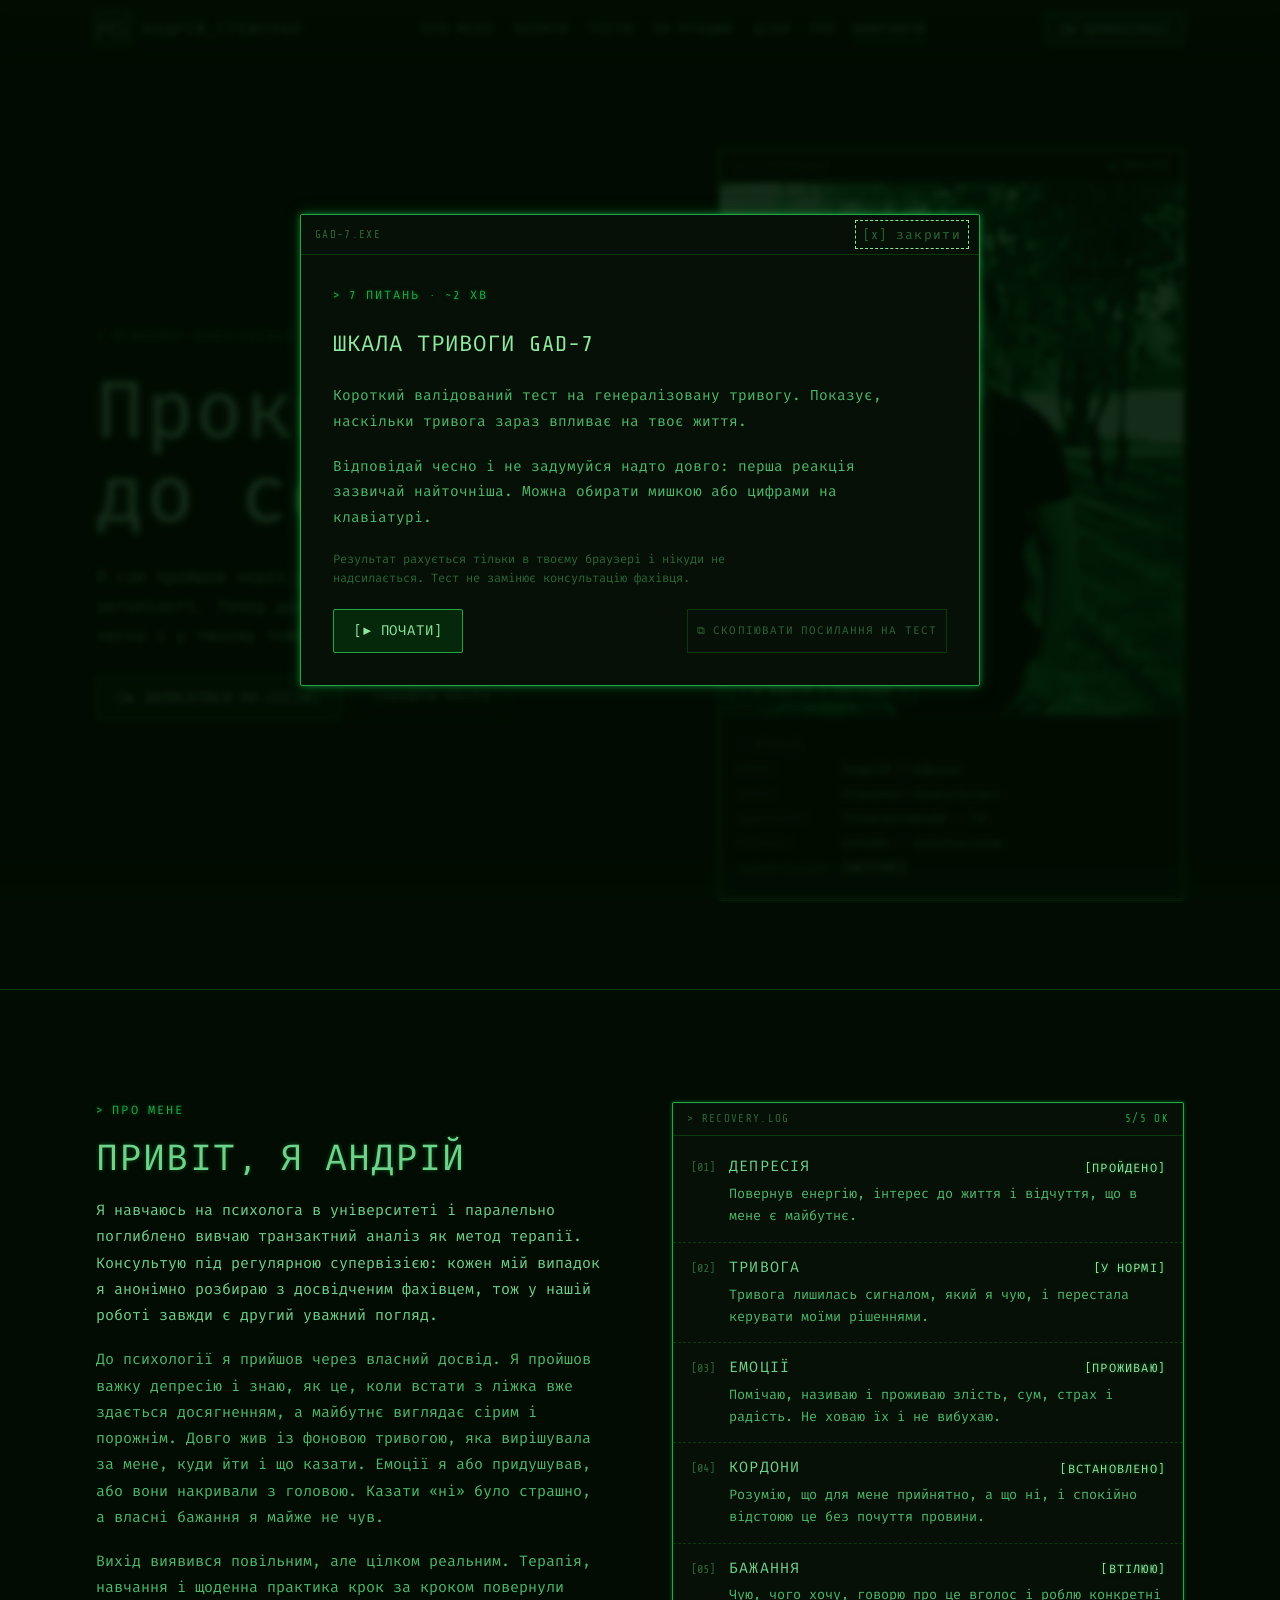
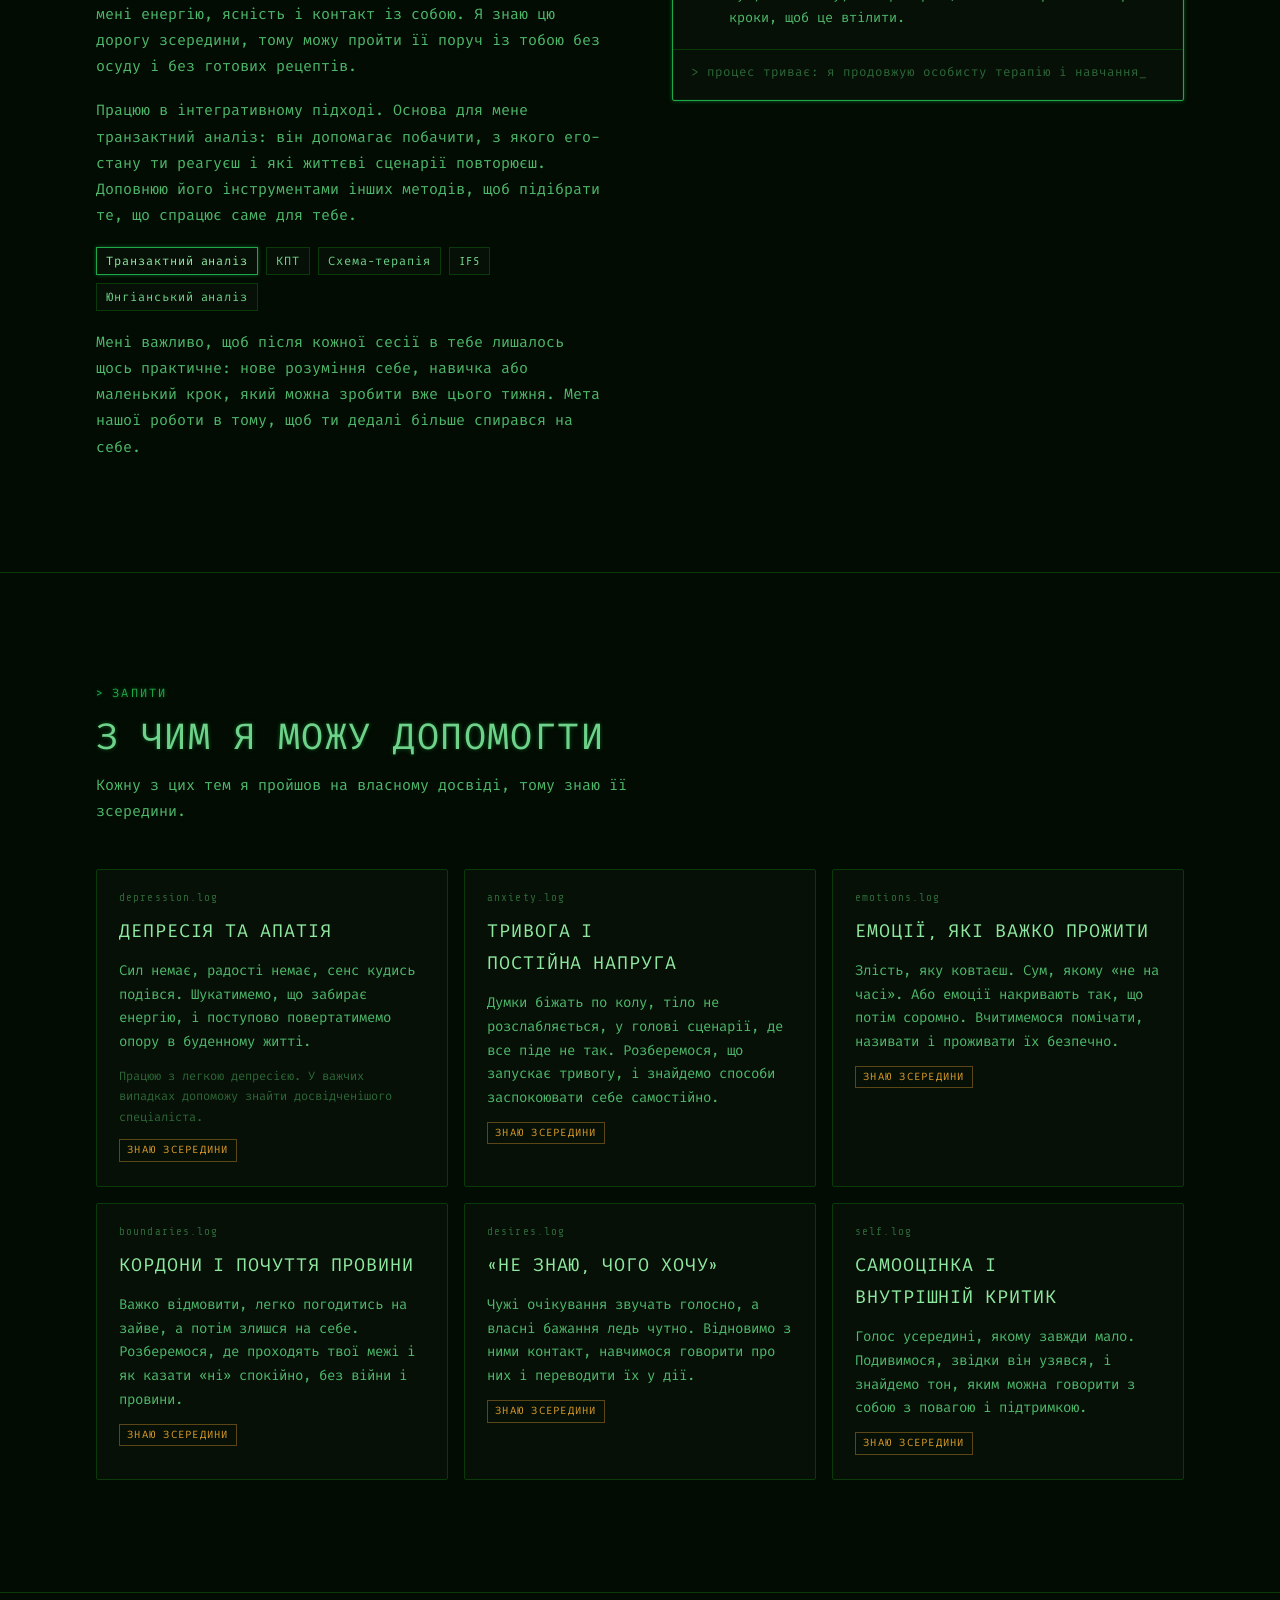
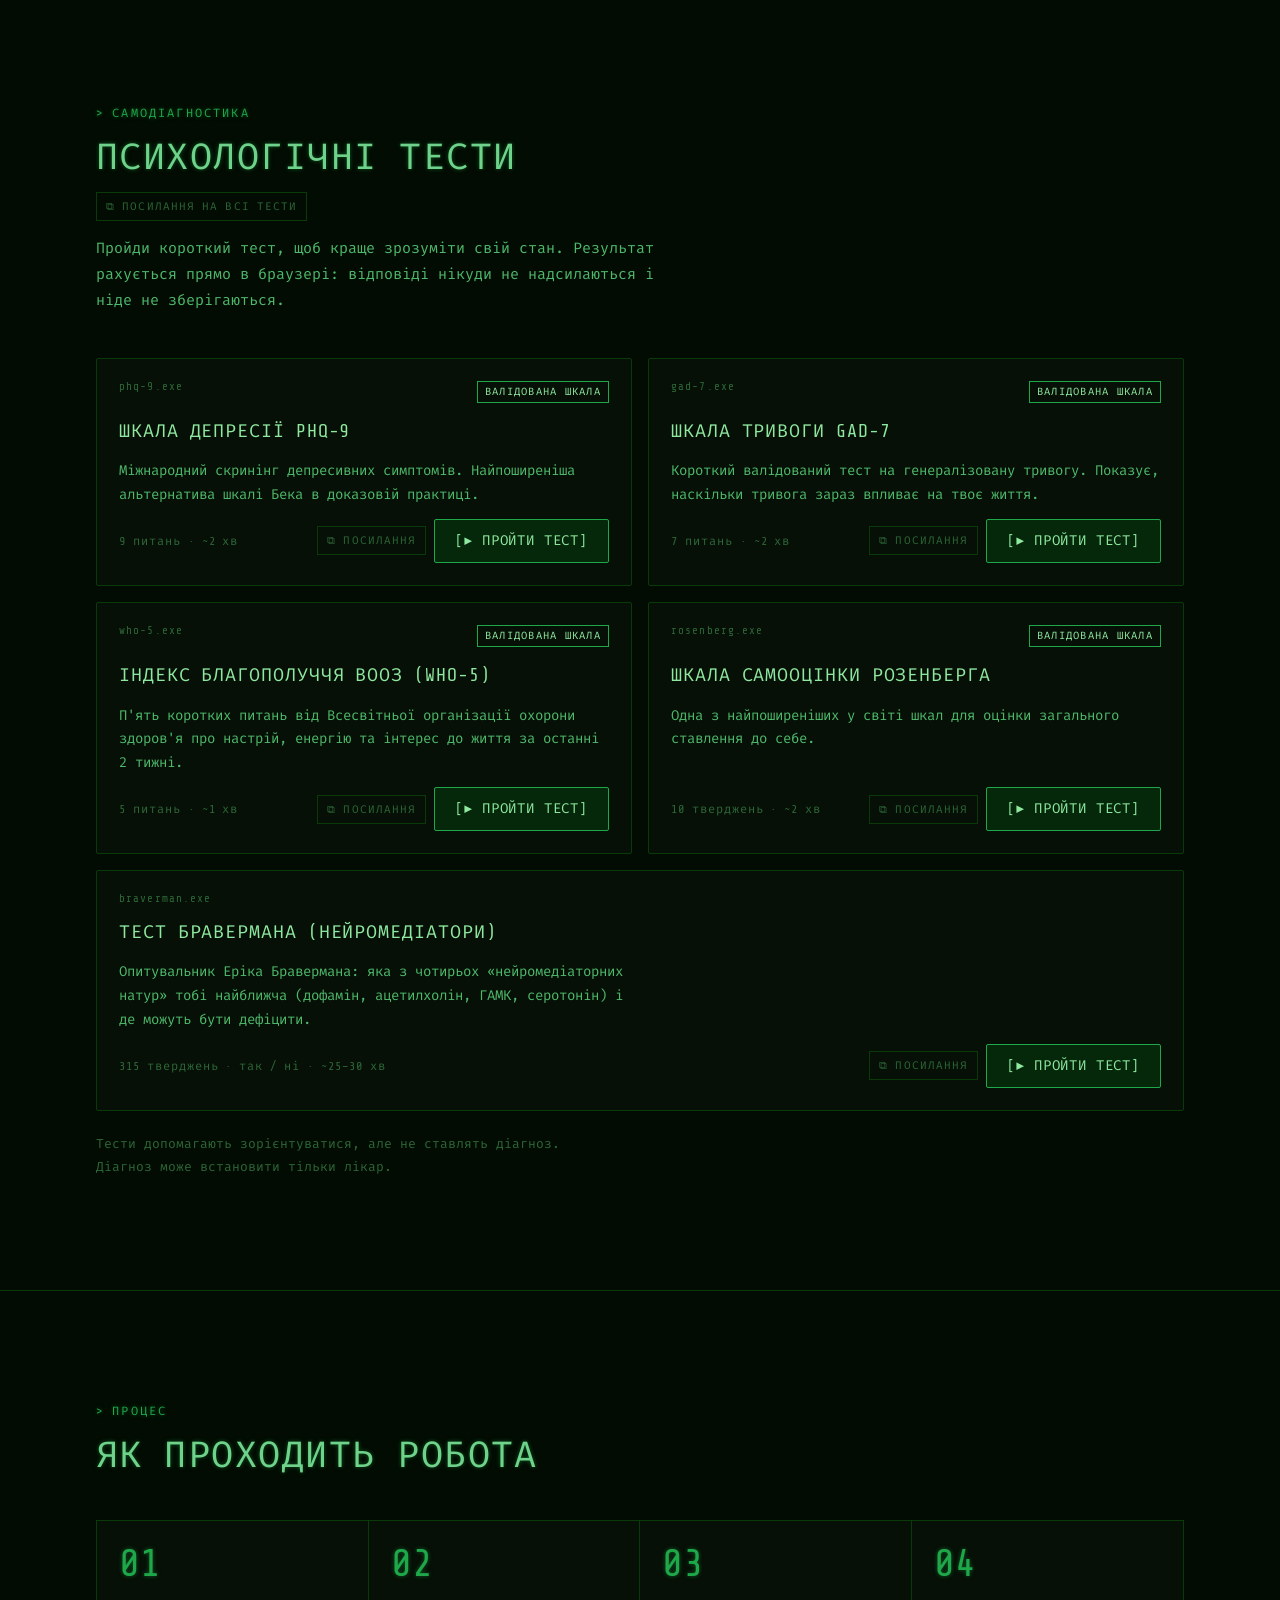
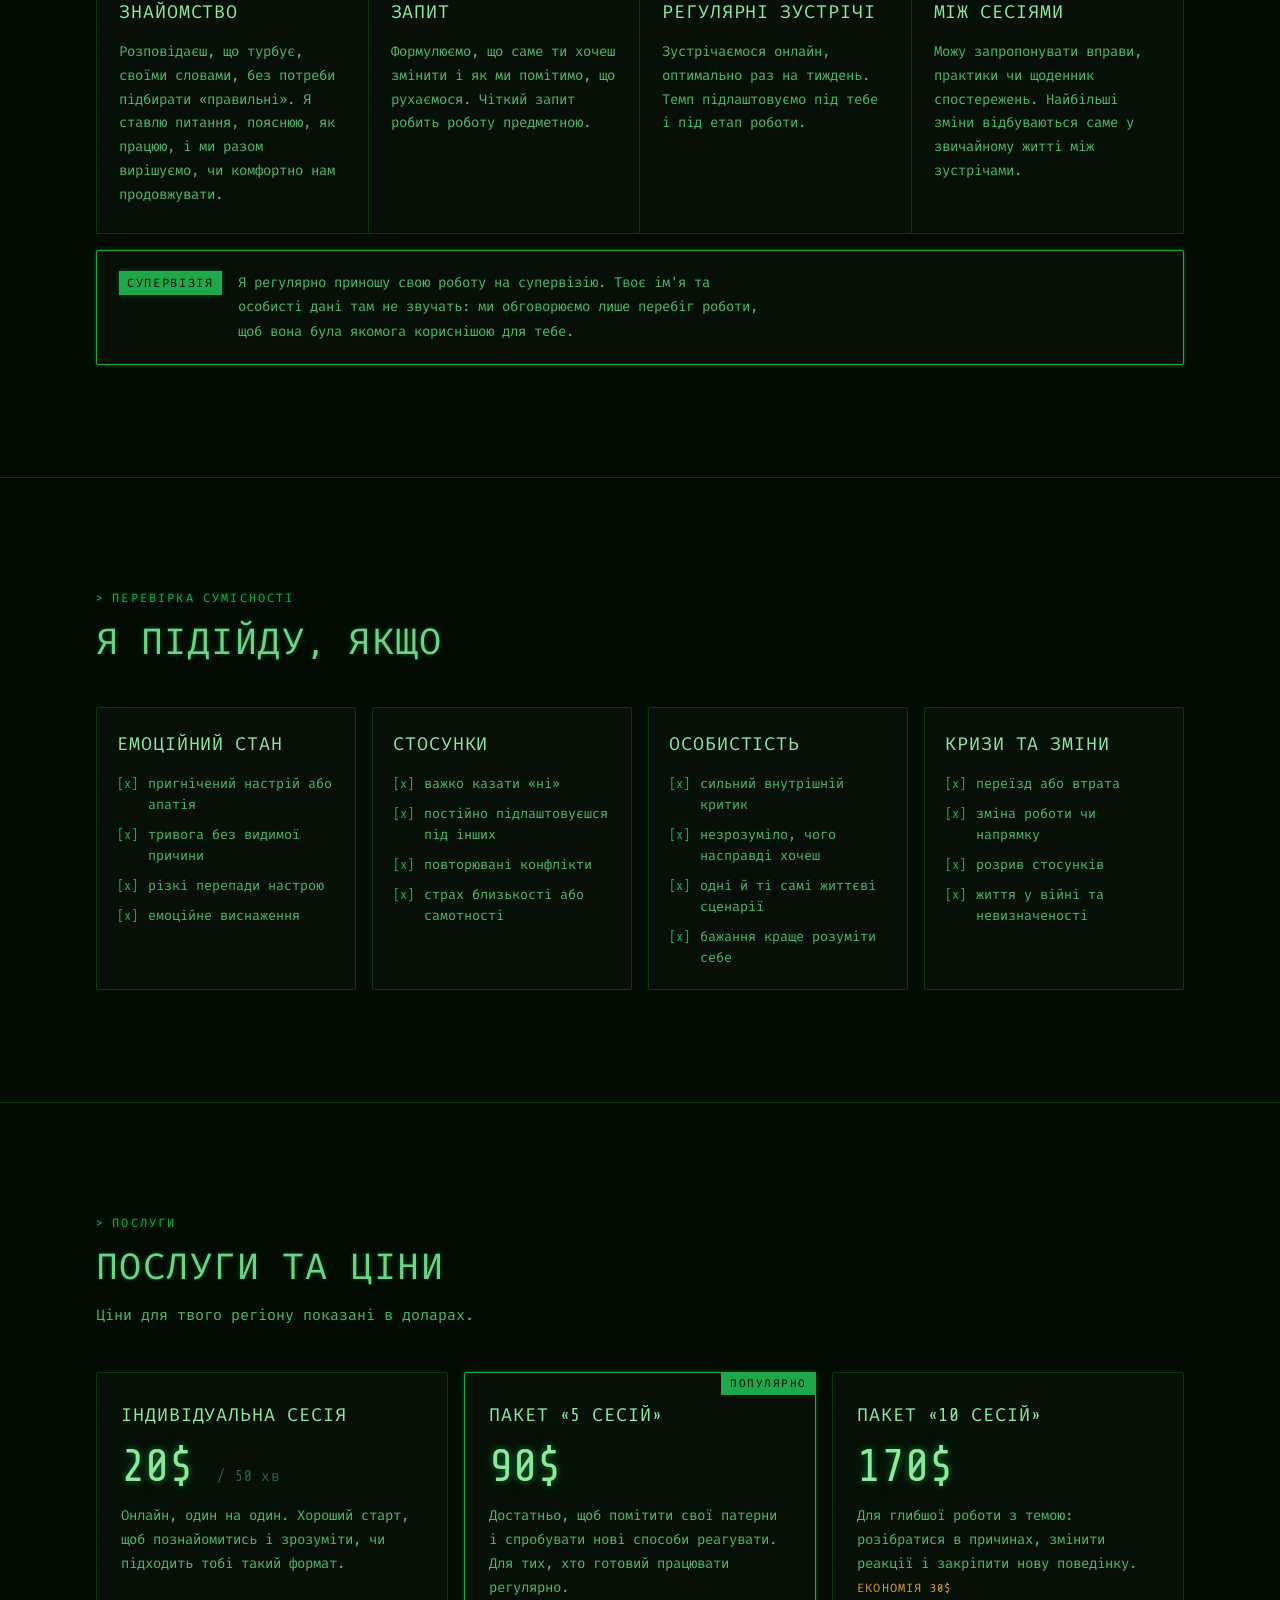
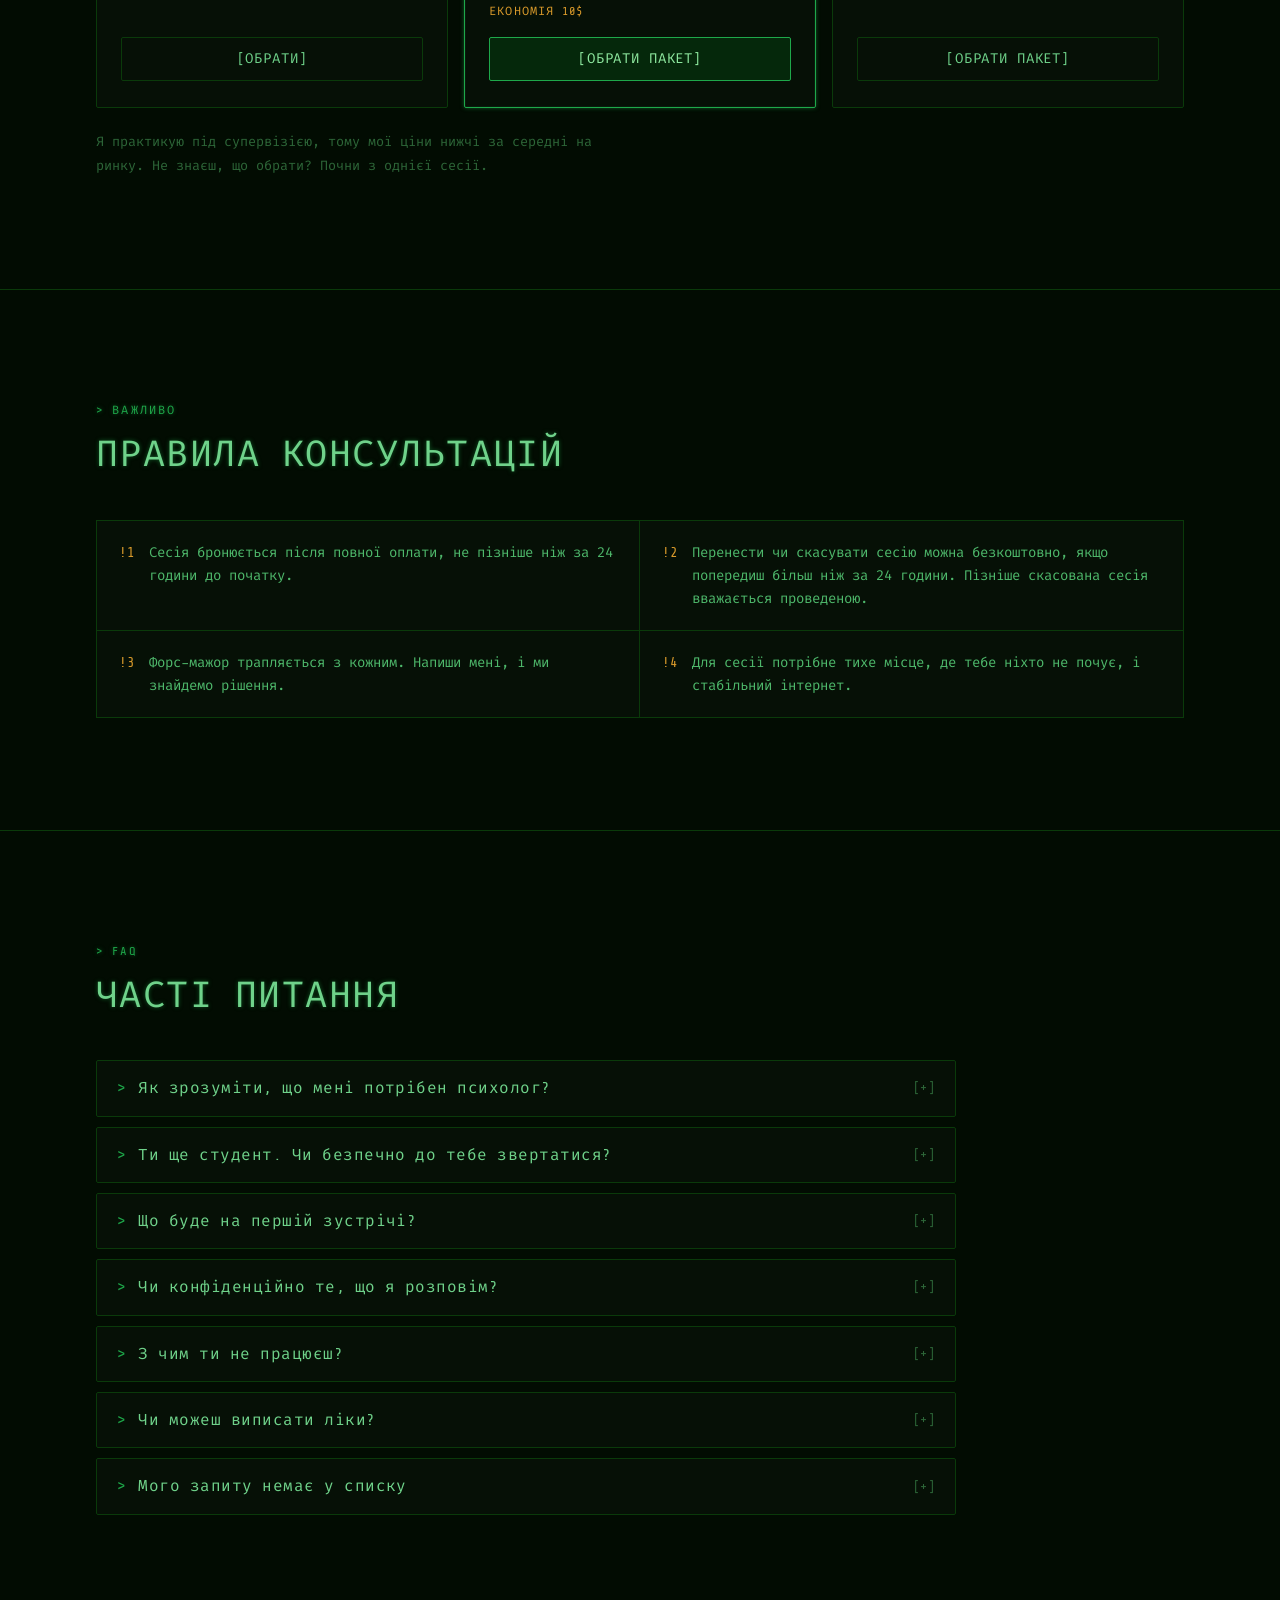
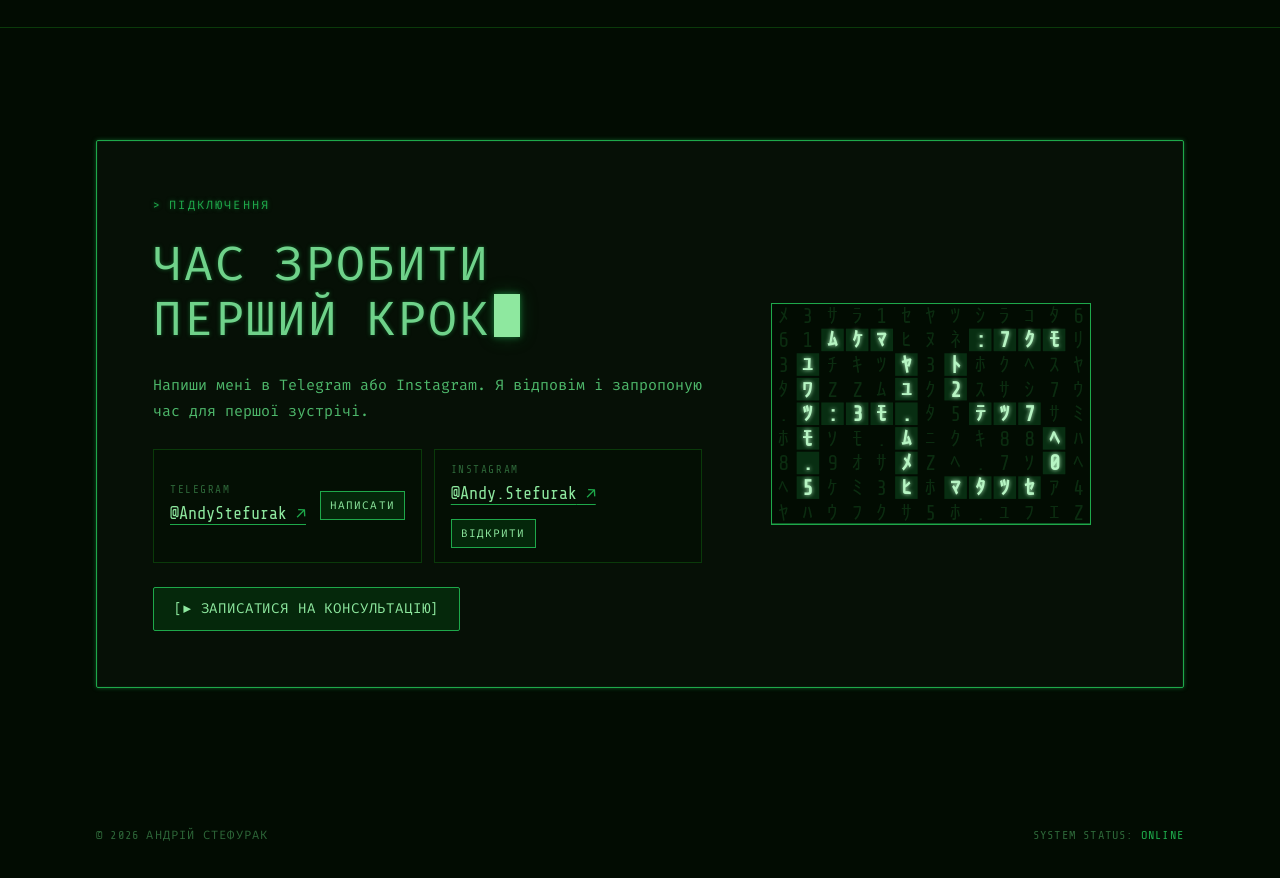
<file: tests/gad7/index.html>
<!doctype html>
<html lang="uk">
<head>
<meta charset="utf-8">
<meta name="viewport" content="width=device-width, initial-scale=1, viewport-fit=cover">
<title>Шкала тривоги GAD-7 — тест онлайн | Андрій Стефурак</title>
<meta name="claude:viewport-fit-sides" content="cover">
<meta name="description" content="Короткий валідований тест на генералізовану тривогу. Показує, наскільки тривога зараз впливає на твоє життя.">
<link rel="canonical" href="https://www.andriistefurak.com/tests/gad7/">
<meta property="og:type" content="website">
<meta property="og:site_name" content="Андрій Стефурак">
<meta property="og:title" content="Шкала тривоги GAD-7 — тест онлайн | Андрій Стефурак">
<meta property="og:description" content="Короткий валідований тест на генералізовану тривогу. Показує, наскільки тривога зараз впливає на твоє життя.">
<meta property="og:url" content="https://www.andriistefurak.com/tests/gad7/">
<meta property="og:image" content="https://www.andriistefurak.com/andrii.jpg">
<meta name="twitter:card" content="summary_large_image">
<link rel="icon" type="image/svg+xml" href="data:image/svg+xml,%3Csvg xmlns=%22http://www.w3.org/2000/svg%22 viewBox=%220 0 52 52%22%3E%3Crect width=%2252%22 height=%2252%22 fill=%22%23020c02%22/%3E%3Cg fill=%22%236fd28a%22%3E%3Crect x=%228%22 y=%2212%22 width=%223.4%22 height=%223.4%22/%3E%3Crect x=%2212%22 y=%2212%22 width=%223.4%22 height=%223.4%22/%3E%3Crect x=%2216%22 y=%2212%22 width=%223.4%22 height=%223.4%22/%3E%3Crect x=%2232%22 y=%2212%22 width=%223.4%22 height=%223.4%22/%3E%3Crect x=%2236%22 y=%2212%22 width=%223.4%22 height=%223.4%22/%3E%3Crect x=%2240%22 y=%2212%22 width=%223.4%22 height=%223.4%22/%3E%3Crect x=%2244%22 y=%2212%22 width=%223.4%22 height=%223.4%22/%3E%3Crect x=%224%22 y=%2216%22 width=%223.4%22 height=%223.4%22/%3E%3Crect x=%2220%22 y=%2216%22 width=%223.4%22 height=%223.4%22/%3E%3Crect x=%2228%22 y=%2216%22 width=%223.4%22 height=%223.4%22/%3E%3Crect x=%224%22 y=%2220%22 width=%223.4%22 height=%223.4%22/%3E%3Crect x=%2220%22 y=%2220%22 width=%223.4%22 height=%223.4%22/%3E%3Crect x=%2228%22 y=%2220%22 width=%223.4%22 height=%223.4%22/%3E%3Crect x=%224%22 y=%2224%22 width=%223.4%22 height=%223.4%22/%3E%3Crect x=%228%22 y=%2224%22 width=%223.4%22 height=%223.4%22/%3E%3Crect x=%2212%22 y=%2224%22 width=%223.4%22 height=%223.4%22/%3E%3Crect x=%2216%22 y=%2224%22 width=%223.4%22 height=%223.4%22/%3E%3Crect x=%2220%22 y=%2224%22 width=%223.4%22 height=%223.4%22/%3E%3Crect x=%2232%22 y=%2224%22 width=%223.4%22 height=%223.4%22/%3E%3Crect x=%2236%22 y=%2224%22 width=%223.4%22 height=%223.4%22/%3E%3Crect x=%2240%22 y=%2224%22 width=%223.4%22 height=%223.4%22/%3E%3Crect x=%224%22 y=%2228%22 width=%223.4%22 height=%223.4%22/%3E%3Crect x=%2220%22 y=%2228%22 width=%223.4%22 height=%223.4%22/%3E%3Crect x=%2244%22 y=%2228%22 width=%223.4%22 height=%223.4%22/%3E%3Crect x=%224%22 y=%2232%22 width=%223.4%22 height=%223.4%22/%3E%3Crect x=%2220%22 y=%2232%22 width=%223.4%22 height=%223.4%22/%3E%3Crect x=%2244%22 y=%2232%22 width=%223.4%22 height=%223.4%22/%3E%3Crect x=%224%22 y=%2236%22 width=%223.4%22 height=%223.4%22/%3E%3Crect x=%2220%22 y=%2236%22 width=%223.4%22 height=%223.4%22/%3E%3Crect x=%2228%22 y=%2236%22 width=%223.4%22 height=%223.4%22/%3E%3Crect x=%2232%22 y=%2236%22 width=%223.4%22 height=%223.4%22/%3E%3Crect x=%2236%22 y=%2236%22 width=%223.4%22 height=%223.4%22/%3E%3Crect x=%2240%22 y=%2236%22 width=%223.4%22 height=%223.4%22/%3E%3C/g%3E%3C/svg%3E">
<link rel="preconnect" href="https://fonts.googleapis.com">
<link rel="preconnect" href="https://fonts.gstatic.com" crossorigin>
<link rel="stylesheet" href="https://fonts.googleapis.com/css2?family=Fira+Code:wght@400;500;600&family=Share+Tech+Mono&display=swap">
<style>
/* Layout: terminal-on-CRT — one centered column of neon-bordered panels over a slow matrix rain, scanlines on top. */
:root {
  --bg: #020c02;
  --bg-2: #040f04;
  --card: #061006;
  --neon: #1ea84a;
  --line: #0a3a0a;
  --fg: #6fd28a;
  --fg-2: #4eb86b;
  --dim: #2d6638;
  --muted: #1a4422;
  --bright: #8ee89f;
  --warn: #d99a2b;
  --danger: #e0645c;
  --glow: 0 0 4px rgba(30, 168, 74, .5);
  --glow-strong: 0 0 6px rgba(30, 168, 74, .65), 0 0 18px rgba(30, 168, 74, .25);
  --font-display: "Share Tech Mono", "Fira Code", "Courier New", monospace;
  --font-body: "Fira Code", "Courier New", monospace;
  --radius: 2px;
  --wrap: 1120px;
  color-scheme: dark;
}

* { box-sizing: border-box; }
html { scroll-behavior: smooth; scroll-padding-top: 84px; }
body {
  margin: 0;
  background: var(--bg);
  color: var(--fg-2);
  font: 400 15px/1.75 var(--font-body);
  -webkit-font-smoothing: antialiased;
  overflow-x: hidden;
}
body::before {
  content: ""; position: fixed; inset: 0 0 auto; height: env(safe-area-inset-top, 0px);
  z-index: 60; background: var(--bg);
}
::selection { background: var(--neon); color: var(--bg); }
a { color: var(--bright); text-decoration: none; }
a:hover { text-shadow: var(--glow); }
:focus-visible { outline: 1px dashed var(--bright); outline-offset: 3px; }

/* ── atmosphere ─────────────────────────────── */
#rain { position: fixed; inset: 0; width: 100%; height: 100%; z-index: 0; opacity: .2; pointer-events: none; }
.scanlines::before, .scanlines::after { content: ""; position: fixed; inset: 0; pointer-events: none; z-index: 50; }
.scanlines::before {
  mix-blend-mode: screen;
  background: repeating-linear-gradient(rgba(0,0,0,0) 0, rgba(0,0,0,0) 2px, rgba(0,255,65,.03) 3px, rgba(0,0,0,0) 4px);
}
.scanlines::after {
  background: linear-gradient(rgba(0,255,65,.06), rgba(0,0,0,0) 6%, rgba(0,0,0,0) 94%, rgba(0,255,65,.06));
}
main, header, footer { position: relative; z-index: 2; }

.wrap {
  max-width: var(--wrap); margin: 0 auto;
  padding-left: max(16px, env(safe-area-inset-left, 0px));
  padding-right: max(16px, env(safe-area-inset-right, 0px));
}

/* ── type ───────────────────────────────────── */
h1, h2, h3 { font-family: var(--font-display); font-weight: 400; color: var(--fg); margin: 0; text-wrap: balance; }
h1 { font-size: clamp(2.6rem, 7vw, 5rem); line-height: 1.02; letter-spacing: .02em; color: var(--bright); text-shadow: var(--glow-strong); }
h2 { font-size: clamp(1.6rem, 3.6vw, 2.3rem); line-height: 1.15; letter-spacing: .04em; text-transform: uppercase; text-shadow: var(--glow); }
h3 { font-size: 1.15rem; letter-spacing: .05em; text-transform: uppercase; color: var(--bright); }
p { margin: 0; max-width: 65ch; }
.eyebrow { font: 400 12px/1.4 var(--font-display); letter-spacing: .18em; text-transform: uppercase; color: var(--neon); text-shadow: var(--glow); }
.cursor { display: inline-block; width: .55em; height: .9em; margin-left: .08em; background: var(--bright); box-shadow: var(--glow-strong); vertical-align: -.05em; animation: blink 1.05s steps(1) infinite; }
@keyframes blink { 50% { opacity: 0; } }

/* ── buttons ────────────────────────────────── */
.btn {
  display: inline-flex; align-items: center; gap: .5em;
  font: 400 .88rem/1 var(--font-display); letter-spacing: .06em; text-transform: uppercase;
  padding: 14px 20px; border: 1px solid var(--neon); border-radius: var(--radius);
  background: rgba(0,255,65,.1); color: var(--bright); cursor: pointer;
  transition: background .15s, box-shadow .15s;
}
.btn:hover { background: rgba(0,255,65,.18); box-shadow: var(--glow-strong); text-shadow: none; }
.btn--ghost { background: transparent; border-color: var(--line); color: var(--fg); }
.btn--ghost:hover { border-color: var(--neon); background: rgba(0,255,65,.06); }

/* ── header ─────────────────────────────────── */
.top {
  position: sticky; top: env(safe-area-inset-top, 0px); z-index: 40;
  background: rgba(2,12,2,.88); backdrop-filter: blur(6px);
  border-bottom: 1px solid var(--line);
}
.top .wrap { display: flex; align-items: center; justify-content: space-between; gap: 20px; padding-block: 12px; }
.brand { display: flex; align-items: center; gap: 12px; color: var(--fg); font: 400 15px/1 var(--font-display); letter-spacing: .12em; }
.brand svg { width: 34px; height: 34px; flex: none; border: 1px solid var(--neon); box-shadow: var(--glow); }
.nav { display: flex; gap: 20px; font: 400 13px/1 var(--font-display); letter-spacing: .08em; text-transform: uppercase; }
.nav a { color: var(--fg); padding: 6px 0; border-bottom: 1px solid transparent; transition: color .15s, border-color .15s; }
.nav a:hover, .nav a.active { color: var(--bright); border-bottom-color: var(--neon); text-shadow: var(--glow); }
.top-actions { display: flex; align-items: center; gap: 8px; }
.top .btn { padding: 10px 14px; font-size: .78rem; }
.menu-btn { display: none; }
@media (max-width: 900px) {
  .menu-btn { display: inline-flex; }
  .nav {
    display: none; position: absolute; top: 100%; left: 0; right: 0; flex-direction: column; gap: 0;
    background: var(--bg); border-bottom: 1px solid var(--neon); box-shadow: var(--glow);
    padding-block: 6px 14px;
    padding-left: max(16px, env(safe-area-inset-left, 0px)); padding-right: max(16px, env(safe-area-inset-right, 0px));
  }
  .nav.open { display: flex; }
  .nav a { padding: 15px 0; border-bottom: 1px solid var(--line); font-size: 14px; }
  .nav a::before { content: "> "; color: var(--neon); }
}
@media (max-width: 420px) { .brand span { display: none; } }

/* ── sections ───────────────────────────────── */
section { padding-block: clamp(64px, 9vw, 112px); border-bottom: 1px solid var(--line); }
.section-head { display: grid; gap: 14px; margin-bottom: 44px; }

.panel { background: var(--card); border: 1px solid var(--line); border-radius: var(--radius); }
.panel--neon { border-color: var(--neon); box-shadow: inset 0 0 0 1px rgba(30,168,74,.08), var(--glow); }
.panel-bar {
  display: flex; justify-content: space-between; align-items: center; gap: 12px; padding: 9px 14px;
  border-bottom: 1px solid var(--line); font: 400 11px/1.3 var(--font-display); letter-spacing: .12em; text-transform: uppercase; color: var(--dim);
}
.panel-bar b { color: var(--neon); font-weight: 400; }

/* ── hero ───────────────────────────────────── */
.hero { padding-block: clamp(48px, 7vw, 96px); }
.hero .wrap { display: grid; grid-template-columns: minmax(0, 1.2fr) minmax(0, 1fr); gap: clamp(32px, 5vw, 72px); align-items: center; }
.hero-copy { display: grid; gap: 26px; min-width: 0; }
.hero-copy .lead { font-size: 1.05rem; color: var(--fg); }
.hero-actions { display: flex; flex-wrap: wrap; gap: 12px; }
.hero-card { min-width: 0; }

.photo { position: relative; display: block; width: 100%; padding: 0; border: 0; border-bottom: 1px solid var(--line); background: var(--bg); cursor: default; -webkit-user-select: none; user-select: none; -webkit-touch-callout: none; overflow: hidden; aspect-ratio: 4 / 4.6; max-width: 100%; }
.photo img { display: block; width: 100%; height: 100%; object-fit: cover; object-position: 50% 22%; filter: grayscale(1) contrast(1.15) brightness(.85); transition: filter .6s ease; }
.photo::before { content: ""; position: absolute; inset: 0; background: var(--neon); mix-blend-mode: color; opacity: 1; transition: opacity .6s ease; z-index: 1; }
.photo::after { content: ""; position: absolute; inset: 0; z-index: 2; pointer-events: none;
  background: repeating-linear-gradient(rgba(2,12,2,0) 0, rgba(2,12,2,0) 2px, rgba(2,12,2,.35) 3px, rgba(2,12,2,0) 4px); transition: opacity .6s ease; }
.photo img { pointer-events: none; }
.photo .hint:hover { background: var(--neon); color: var(--bg); text-shadow: none; }
.photo .hint { position: absolute; cursor: pointer; left: 12px; bottom: 12px; z-index: 3; font: 400 11px/1 var(--font-display); letter-spacing: .12em; text-transform: uppercase;
  color: var(--bright); background: rgba(2,12,2,.8); border: 1px solid var(--neon); padding: 6px 8px; }
.photo.is-real img { filter: none; }
.photo.is-real::before, .photo.is-real::after { opacity: 0; }
@media (hover: hover) {
  .photo:hover img { filter: none; }
  .photo:hover::before, .photo:hover::after { opacity: 0; }
}

.whoami { margin: 0; padding: 16px 18px 18px; font: 400 13px/1.9 var(--font-body); color: var(--fg-2); overflow-x: auto; }
.whoami .k { color: var(--dim); }
.whoami .ok { color: var(--bright); text-shadow: var(--glow); }
@media (max-width: 860px) { .hero .wrap { grid-template-columns: minmax(0, 1fr); } .hero-card { max-width: 460px; } }

/* ── about ──────────────────────────────────── */
.about .wrap { display: grid; grid-template-columns: minmax(0, 1fr) minmax(0, 1fr); gap: clamp(32px, 5vw, 64px); align-items: start; }
.about-copy { display: grid; gap: 18px; min-width: 0; }
.about-copy p:first-of-type { color: var(--fg); }
.methods { display: flex; flex-wrap: wrap; gap: 8px; }
.methods span { font: 400 12px/1 var(--font-display); letter-spacing: .08em; border: 1px solid var(--line); background: var(--card); color: var(--fg); padding: 7px 9px; }
.methods span.main { border-color: var(--neon); color: var(--bright); box-shadow: var(--glow); }
.log { min-width: 0; }
.log ol { list-style: none; margin: 0; padding: 6px 0; }
.log li { display: grid; grid-template-columns: auto minmax(0, 1fr); gap: 4px 14px; padding: 14px 18px; border-bottom: 1px dashed var(--line); }
.log li:last-child { border-bottom: 0; }
.log .n { font: 400 12px/1.9 var(--font-display); color: var(--dim); }
.log .row { display: flex; flex-wrap: wrap; justify-content: space-between; gap: 4px 12px; font: 400 15px/1.5 var(--font-display); letter-spacing: .08em; color: var(--fg); }
.log .st { color: var(--bright); text-shadow: var(--glow); font-size: 12px; letter-spacing: .1em; align-self: center; }
.log li p { grid-column: 2; font-size: 13.5px; line-height: 1.65; color: var(--fg-2); }
.log-foot { padding: 12px 18px 16px; border-top: 1px solid var(--line); font-size: 12.5px; color: var(--dim); }
@media (max-width: 860px) { .about .wrap { grid-template-columns: minmax(0, 1fr); } }

/* ── cards ──────────────────────────────────── */
.grid-3 { display: grid; grid-template-columns: repeat(3, minmax(0, 1fr)); gap: 16px; }
@media (max-width: 960px) { .grid-3 { grid-template-columns: repeat(2, minmax(0, 1fr)); } }
@media (max-width: 620px) { .grid-3 { grid-template-columns: minmax(0, 1fr); } }
.card { display: grid; align-content: start; gap: 12px; padding: 22px 22px 24px; transition: border-color .15s, box-shadow .15s; }
.card:hover { border-color: var(--neon); box-shadow: var(--glow); }
.card .file { font: 400 11px/1 var(--font-display); letter-spacing: .1em; color: var(--dim); }
.card p { font-size: 14px; line-height: 1.7; }
.tag { justify-self: start; font: 400 10.5px/1 var(--font-display); letter-spacing: .12em; text-transform: uppercase; color: var(--warn); border: 1px solid rgba(217,154,43,.4); padding: 5px 7px; }

/* ── tests ──────────────────────────────────── */
.tests { display: grid; grid-template-columns: repeat(2, minmax(0, 1fr)); gap: 16px; }
.tests > :last-child:nth-child(odd) { grid-column: 1 / -1; }
@media (max-width: 720px) { .tests { grid-template-columns: minmax(0, 1fr); } }
.test-card { display: grid; grid-template-rows: auto auto 1fr auto; gap: 12px; padding: 22px; }
.test-card .head { display: flex; justify-content: space-between; gap: 10px; flex-wrap: wrap; }
.test-card .kind { font: 400 10.5px/1 var(--font-display); letter-spacing: .12em; text-transform: uppercase; padding: 5px 7px; border: 1px solid var(--neon); color: var(--bright); }
.test-card p { font-size: 14px; line-height: 1.7; }
.test-card .foot { display: flex; justify-content: space-between; align-items: center; gap: 12px; flex-wrap: wrap; }
.test-card .foot-actions { display: flex; gap: 8px; align-items: center; flex-wrap: wrap; }
.test-card .meta { font: 400 12px/1 var(--font-display); letter-spacing: .08em; color: var(--dim); }
.tests-note { margin-top: 22px; color: var(--dim); font-size: 13px; }

/* test dialog */
.dlg { width: min(680px, calc(100vw - 32px)); max-height: calc(100dvh - 32px); padding: 0; border: 1px solid var(--neon); border-radius: var(--radius);
  background: var(--card); color: var(--fg-2); box-shadow: var(--glow-strong); overflow: auto; }
.dlg::backdrop { background: rgba(2,12,2,.86); backdrop-filter: blur(3px); }
.dlg { overscroll-behavior: contain; }
html.is-locked, html.is-locked body { overflow: hidden; }
html.is-locked body { touch-action: none; }
html.is-locked .dlg { touch-action: pan-y; }
.opts.scale10 { grid-template-columns: repeat(11, minmax(0, 1fr)); gap: 4px; }
.opts.scale10 .opt { grid-template-columns: 1fr; justify-items: center; padding: 14px 0; font: 400 1rem/1 var(--font-display); }
.scale-ends { display: flex; justify-content: space-between; gap: 12px; font-size: 12px; color: var(--dim); }
@media (max-width: 520px) { .opts.scale10 { grid-template-columns: repeat(6, minmax(0, 1fr)); } }
.bars { display: grid; gap: 10px; }
.bar-row { display: grid; grid-template-columns: 13em minmax(0, 1fr) 3.6em; gap: 12px; align-items: center; font: 400 13px/1.3 var(--font-display); letter-spacing: .03em; color: var(--fg); }
.bar-row .track { height: 12px; background: var(--bg-2); border: 1px solid var(--line); }
.bar-row .track i { display: block; height: 100%; background: var(--neon); box-shadow: var(--glow); }
.bar-row.low, .bar-row.warn { color: var(--warn); }
.bar-row.dim { color: var(--dim); }
.bar-row.dim .track i { opacity: .45; }
.bar-row.low .track i, .bar-row.warn .track i { background: var(--warn); box-shadow: none; }
.bar-row .v { text-align: right; color: var(--dim); font-variant-numeric: tabular-nums; }
@media (max-width: 480px) { .bar-row { grid-template-columns: minmax(0, 1fr) 3.6em; } .bar-row .track { grid-column: 1 / -1; grid-row: 2; } }
.dlg .panel-bar { position: sticky; top: 0; background: var(--card); z-index: 1; }
.x { background: none; border: 0; color: var(--dim); font: 400 13px/1 var(--font-display); letter-spacing: .1em; cursor: pointer; padding: 4px; }
.x:hover { color: var(--bright); }
.dlg-body { padding: clamp(20px, 4vw, 32px); display: grid; gap: 20px; }
.dlg-body h3 { font-size: 1.4rem; }
.dlg-body p { font-size: 14.5px; }
.progress { display: grid; gap: 8px; }
.progress .count { font: 400 12px/1 var(--font-display); letter-spacing: .12em; color: var(--dim); }
.progress .bar { height: 4px; background: var(--line); }
.progress .bar i { display: block; height: 100%; background: var(--neon); box-shadow: var(--glow); transition: width .2s; }
.q-prompt { font-size: 13px; color: var(--dim); }
.q-text { font: 400 1.25rem/1.45 var(--font-display); color: var(--bright); letter-spacing: .02em; }
.opts { display: grid; gap: 8px; }
.opt { display: grid; grid-template-columns: auto minmax(0, 1fr); gap: 12px; align-items: center; text-align: left; width: 100%;
  padding: 13px 16px; background: var(--bg-2); border: 1px solid var(--line); color: var(--fg); font: 400 14px/1.4 var(--font-body); cursor: pointer; }
.opt:hover { border-color: var(--neon); background: rgba(0,255,65,.06); }
.opt.sel { border-color: var(--neon); background: rgba(0,255,65,.12); color: var(--bright); box-shadow: var(--glow); }
.opt kbd { font: 400 12px/1 var(--font-display); color: var(--neon); }
.dlg-nav { display: flex; justify-content: space-between; gap: 12px; flex-wrap: wrap; }
.score { display: flex; align-items: baseline; gap: 12px; flex-wrap: wrap; }
.score b { font: 400 3.4rem/1 var(--font-display); color: var(--bright); text-shadow: var(--glow-strong); font-variant-numeric: tabular-nums; }
.score span { font: 400 14px/1 var(--font-display); color: var(--dim); letter-spacing: .08em; }
.band { font: 400 1.1rem/1.3 var(--font-display); letter-spacing: .08em; text-transform: uppercase; color: var(--bright); }
.scale { display: grid; grid-template-columns: repeat(var(--n), minmax(0, 1fr)); gap: 3px; }
.scale div { overflow-wrap: break-word; hyphens: auto; padding-top: 8px; border-top: 4px solid var(--line); font: 400 10.5px/1.3 var(--font-display); color: var(--dim); letter-spacing: .04em; }
.scale div.on { border-color: var(--neon); color: var(--bright); box-shadow: 0 -4px 8px -4px rgba(30,168,74,.7); }
@media (max-width: 640px) {
  .scale { grid-template-columns: minmax(0, 1fr); gap: 4px; }
  .scale div { padding: 4px 0 4px 12px; border-top: 0; border-left: 4px solid var(--line); font-size: 12px; }
  .scale div.on { box-shadow: -4px 0 8px -4px rgba(30,168,74,.7); }
}
.alert { border: 1px solid var(--danger); background: rgba(224,100,92,.08); padding: 14px 16px; color: #f2b2ad; font-size: 14px; line-height: 1.65; }
.alert b { color: #ffd4d0; font-weight: 500; }
.fine { font-size: 12px !important; color: var(--dim); line-height: 1.6; }
.btn:disabled { opacity: .45; cursor: not-allowed; box-shadow: none; background: transparent; }

/* ── process ────────────────────────────────── */
.steps { display: grid; grid-template-columns: repeat(4, minmax(0, 1fr)); gap: 0; border: 1px solid var(--line); background: var(--card); }
.step { display: grid; align-content: start; gap: 12px; padding: 24px 22px 26px; border-right: 1px solid var(--line); }
.step:last-child { border-right: 0; }
.step .num { font: 400 2.4rem/1 var(--font-display); color: var(--neon); text-shadow: var(--glow); }
.step p { font-size: 14px; line-height: 1.7; }
@media (max-width: 960px) {
  .steps { grid-template-columns: repeat(2, minmax(0, 1fr)); }
  .step:nth-child(2) { border-right: 0; }
  .step:nth-child(-n+2) { border-bottom: 1px solid var(--line); }
}
@media (max-width: 560px) {
  .steps { grid-template-columns: minmax(0, 1fr); }
  .step { border-right: 0; border-bottom: 1px solid var(--line); }
  .step:last-child { border-bottom: 0; }
}
.note { margin-top: 16px; display: grid; grid-template-columns: auto minmax(0, 1fr); gap: 16px; align-items: start; padding: 20px 22px; }
.note .badge { font: 400 12px/1 var(--font-display); letter-spacing: .14em; color: var(--bg); background: var(--neon); padding: 6px 8px; box-shadow: var(--glow); }
.note p { font-size: 14px; }
@media (max-width: 560px) { .note { grid-template-columns: minmax(0, 1fr); } .note .badge { justify-self: start; } }

/* ── fit list ───────────────────────────────── */
.fit { display: grid; grid-template-columns: repeat(4, minmax(0, 1fr)); gap: 16px; }
@media (max-width: 960px) { .fit { grid-template-columns: repeat(2, minmax(0, 1fr)); } }
@media (max-width: 520px) { .fit { grid-template-columns: minmax(0, 1fr); } }
.fit .panel { padding: 20px; display: grid; align-content: start; gap: 14px; }
.fit ul { list-style: none; margin: 0; padding: 0; display: grid; gap: 9px; }
.fit li { display: grid; grid-template-columns: auto minmax(0, 1fr); gap: 10px; font-size: 13.5px; line-height: 1.55; }
.fit li::before { content: "[x]"; font-family: var(--font-display); color: var(--neon); }

/* ── pricing ────────────────────────────────── */
.prices { display: grid; grid-template-columns: repeat(3, minmax(0, 1fr)); gap: 16px; align-items: stretch; }
@media (max-width: 900px) { .prices { grid-template-columns: minmax(0, 1fr); max-width: 520px; } }
.price { position: relative; display: grid; grid-template-rows: auto auto 1fr auto; gap: 14px; padding: 26px 24px; }
.price .amount { font: 400 2.8rem/1 var(--font-display); color: var(--bright); text-shadow: var(--glow-strong); font-variant-numeric: tabular-nums; }
.price .amount small { font-size: .9rem; color: var(--dim); letter-spacing: .06em; text-shadow: none; }
.price p { font-size: 14px; line-height: 1.7; }
.price .save { font: 400 12px/1 var(--font-display); letter-spacing: .1em; text-transform: uppercase; color: var(--warn); }
.price .btn { justify-content: center; }
.ribbon { position: absolute; top: -1px; right: -1px; font: 400 11px/1 var(--font-display); letter-spacing: .14em; background: var(--neon); color: var(--bg); padding: 6px 9px; }
.cur { display: inline-flex; border: 1px solid var(--line); margin-bottom: 22px; }
.cur button { font: 400 12px/1 var(--font-display); letter-spacing: .12em; padding: 10px 14px; background: transparent; color: var(--dim); border: 0; cursor: pointer; }
.cur button[aria-pressed="true"] { background: rgba(0,255,65,.12); color: var(--bright); box-shadow: inset 0 0 0 1px var(--neon); }
.prices-note { margin-top: 22px; color: var(--dim); font-size: 13.5px; }

/* ── rules ──────────────────────────────────── */
.rules { display: grid; grid-template-columns: repeat(2, minmax(0, 1fr)); gap: 0; margin: 0; padding: 0; border: 1px solid var(--line); background: var(--card); counter-reset: r; }
.rules li { list-style: none; display: grid; grid-template-columns: auto minmax(0, 1fr); gap: 14px; padding: 20px 22px; border-bottom: 1px solid var(--line); font-size: 14px; line-height: 1.65; }
.rules li:nth-child(odd) { border-right: 1px solid var(--line); }
.rules li:nth-last-child(-n+2) { border-bottom: 0; }
.rules li::before { counter-increment: r; content: "!" counter(r); font-family: var(--font-display); color: var(--warn); }
@media (max-width: 720px) {
  .rules { grid-template-columns: minmax(0, 1fr); }
  .rules li:nth-child(odd) { border-right: 0; }
  .rules li:nth-last-child(2) { border-bottom: 1px solid var(--line); }
}

/* ── faq ────────────────────────────────────── */
.faq { display: grid; gap: 10px; max-width: 860px; }
.faq details { background: var(--card); border: 1px solid var(--line); border-radius: var(--radius); }
.faq details[open] { border-color: var(--neon); box-shadow: var(--glow); }
.faq summary {
  list-style: none; cursor: pointer; display: grid; grid-template-columns: auto minmax(0, 1fr) auto; gap: 12px; align-items: center;
  padding: 16px 20px; color: var(--fg); font: 400 1rem/1.4 var(--font-display); letter-spacing: .03em;
}
.faq summary::-webkit-details-marker { display: none; }
.faq summary::before { content: ">"; color: var(--neon); }
.faq summary::after { content: "[+]"; color: var(--dim); font-size: 13px; }
.faq details[open] summary::after { content: "[–]"; color: var(--neon); }
.faq summary:hover { color: var(--bright); }
.faq details > div { padding: 0 20px 18px 42px; font-size: 14px; line-height: 1.75; display: grid; gap: 10px; }
.faq .hotline { color: var(--bright); }

/* ── contact ────────────────────────────────── */
.contact { border-bottom: 0; }
.contact .panel { padding: clamp(28px, 5vw, 56px); display: grid; grid-template-columns: minmax(0, 1.4fr) minmax(0, 1fr); gap: 32px; align-items: center; }
.contact-copy { display: grid; gap: 24px; justify-items: start; min-width: 0; }
.contact h2 { font-size: clamp(1.8rem, 4.4vw, 3rem); }
.contact .logo-big { width: 100%; max-width: 320px; height: auto; justify-self: center; }
@media (max-width: 820px) { .contact .panel { grid-template-columns: minmax(0, 1fr); } .contact .logo-big { max-width: 240px; justify-self: start; } }
.contacts { display: grid; grid-template-columns: repeat(2, minmax(0, 1fr)); gap: 12px; width: 100%; }
@media (max-width: 560px) { .contacts { grid-template-columns: minmax(0, 1fr); } }
.contact-row { display: flex; flex-wrap: wrap; justify-content: space-between; align-items: center; gap: 12px; padding: 14px 16px; border: 1px solid var(--line); background: var(--bg-2); }
.contact-row .lbl { font: 400 11px/1 var(--font-display); letter-spacing: .14em; color: var(--dim); text-transform: uppercase; margin-bottom: 6px; }
.contact-row .handle { font: 400 1.05rem/1.2 var(--font-display); white-space: nowrap; color: var(--bright);
  text-decoration: underline; text-decoration-color: var(--neon); text-decoration-thickness: 1px; text-underline-offset: 5px; }
.contact-row .handle::after { content: " ↗"; color: var(--neon); }
.contact-row .handle:hover { background: var(--neon); color: var(--bg); text-decoration: none; text-shadow: none; }
.contact-row .handle:hover::after { color: var(--bg); }
.open { font: 400 11px/1 var(--font-display); letter-spacing: .1em; text-transform: uppercase; color: var(--bright); border: 1px solid var(--neon); background: rgba(0,255,65,.1); padding: 8px 9px; white-space: nowrap; }
.open:hover { background: var(--neon); color: var(--bg); text-shadow: none; }
.copy { font: 400 11px/1 var(--font-display); letter-spacing: .1em; text-transform: uppercase; background: transparent; color: var(--dim); border: 1px solid var(--line); padding: 8px 9px; cursor: pointer; }
.copy:hover { color: var(--bright); border-color: var(--neon); }

footer .wrap { display: flex; flex-wrap: wrap; justify-content: space-between; gap: 10px; padding-block: 26px 34px; font: 400 12px/1.5 var(--font-display); letter-spacing: .1em; color: var(--dim); text-transform: uppercase; }
footer .on { color: var(--neon); }

@media (prefers-reduced-motion: reduce) {
  html { scroll-behavior: auto; }
  .cursor { animation: none; }
  #rain { display: none; }
  .photo img, .photo::before, .photo::after { transition: none; }
}
</style>
</head>
<body class="scanlines" data-open-test="gad7">
<canvas id="rain" aria-hidden="true"></canvas>

<header class="top">
  <div class="wrap">
    <a class="brand" href="#top" aria-label="Андрій Стефурак — на початок">
      <svg id="logo-mini" viewBox="0 0 52 52" aria-hidden="true"></svg>
      <span>АНДРІЙ_СТЕФУРАК</span>
    </a>
    <nav class="nav" id="nav" aria-label="Розділи">
      <a href="#about">Про мене</a>
      <a href="#help">Запити</a>
      <a href="#tests">Тести</a>
      <a href="#process">Як працюю</a>
      <a href="#prices">Ціни</a>
      <a href="#faq">FAQ</a>
      <a href="#contact">Контакти</a>
    </nav>
    <div class="top-actions">
      <a class="btn" href="https://t.me/AndyStefurak" target="_blank" rel="noopener">[▶ Записатись]</a>
      <button class="btn btn--ghost menu-btn" type="button" id="menu-btn" aria-expanded="false" aria-controls="nav">[≡ Меню]</button>
    </div>
  </div>
</header>

<main id="top">

  <!-- HERO -->
  <section class="hero">
    <div class="wrap">
      <div class="hero-copy">
        <div class="eyebrow">&gt; Психолог-консультант // практика під супервізією</div>
        <h1>Прокинься<br>до себе.<span class="cursor" aria-hidden="true"></span></h1>
        <p class="lead">Я сам пройшов через депресію, тривогу і роки життя на автопілоті. Тепер допомагаю іншим знайти вихід: уважно, чесно і у твоєму темпі.</p>
        <div class="hero-actions">
          <a class="btn" href="https://t.me/AndyStefurak" target="_blank" rel="noopener">[▶ Записатися на сесію]</a>
          <a class="btn btn--ghost" href="#tests">[Пройти тест]</a>
        </div>
      </div>

      <div class="hero-card panel panel--neon">
        <div class="panel-bar"><span>AS://terminal</span><b>● online</b></div>
        <div class="photo" id="photo" title="Наведи, торкнись або утримуй, щоб побачити в кольорі">
          <img draggable="false" src="../../andrii.jpg" alt="Андрій Стефурак усміхається в парку на заході сонця" width="900" height="1200">
          <a class="hint" href="#process">[ ▶ вийти з матриці ]</a>
        </div>
<pre class="whoami"><span class="k">&gt; whoami</span>
<span class="k">name:</span>        Андрій Стефурак
<span class="k">role:</span>        психолог-консультант
<span class="k">approach:</span>    інтегративний · ТА
<span class="k">format:</span>      онлайн · українською
<span class="k">supervision:</span> <span class="ok">[ACTIVE]</span></pre>
      </div>
    </div>
  </section>

  <!-- ABOUT -->
  <section id="about" class="about">
    <div class="wrap">
      <div class="about-copy">
        <div class="eyebrow">&gt; Про мене</div>
        <h2>Привіт, я Андрій</h2>
        <p>Я навчаюсь на психолога в університеті і паралельно поглиблено вивчаю транзактний аналіз як метод терапії. Консультую під регулярною супервізією: кожен мій випадок я анонімно розбираю з досвідченим фахівцем, тож у нашій роботі завжди є другий уважний погляд.</p>
        <p>До психології я прийшов через власний досвід. Я пройшов важку депресію і знаю, як це, коли встати з ліжка вже здається досягненням, а майбутнє виглядає сірим і порожнім. Довго жив із фоновою тривогою, яка вирішувала за мене, куди йти і що казати. Емоції я або придушував, або вони накривали з головою. Казати «ні» було страшно, а власні бажання я майже не чув.</p>
        <p>Вихід виявився повільним, але цілком реальним. Терапія, навчання і щоденна практика крок за кроком повернули мені енергію, ясність і контакт із собою. Я знаю цю дорогу зсередини, тому можу пройти її поруч із тобою без осуду і без готових рецептів.</p>
        <p>Працюю в інтегративному підході. Основа для мене транзактний аналіз: він допомагає побачити, з якого его-стану ти реагуєш і які життєві сценарії повторюєш. Доповнюю його інструментами інших методів, щоб підібрати те, що спрацює саме для тебе.</p>
        <div class="methods" aria-label="Методи">
          <span class="main">Транзактний аналіз</span>
          <span>КПТ</span>
          <span>Схема-терапія</span>
          <span>IFS</span>
          <span>Юнгіанський аналіз</span>
        </div>
        <p>Мені важливо, щоб після кожної сесії в тебе лишалось щось практичне: нове розуміння себе, навичка або маленький крок, який можна зробити вже цього тижня. Мета нашої роботи в тому, щоб ти дедалі більше спирався на себе.</p>
      </div>

      <div class="log panel panel--neon" aria-label="Мій шлях">
        <div class="panel-bar"><span>&gt; recovery.log</span><b>5/5 ok</b></div>
        <ol>
          <li><span class="n">[01]</span>
            <div class="row"><span>ДЕПРЕСІЯ</span><span class="st">[ПРОЙДЕНО]</span></div>
            <p>Повернув енергію, інтерес до життя і відчуття, що в мене є майбутнє.</p></li>
          <li><span class="n">[02]</span>
            <div class="row"><span>ТРИВОГА</span><span class="st">[У НОРМІ]</span></div>
            <p>Тривога лишилась сигналом, який я чую, і перестала керувати моїми рішеннями.</p></li>
          <li><span class="n">[03]</span>
            <div class="row"><span>ЕМОЦІЇ</span><span class="st">[ПРОЖИВАЮ]</span></div>
            <p>Помічаю, називаю і проживаю злість, сум, страх і радість. Не ховаю їх і не вибухаю.</p></li>
          <li><span class="n">[04]</span>
            <div class="row"><span>КОРДОНИ</span><span class="st">[ВСТАНОВЛЕНО]</span></div>
            <p>Розумію, що для мене прийнятно, а що ні, і спокійно відстоюю це без почуття провини.</p></li>
          <li><span class="n">[05]</span>
            <div class="row"><span>БАЖАННЯ</span><span class="st">[ВТІЛЮЮ]</span></div>
            <p>Чую, чого хочу, говорю про це вголос і роблю конкретні кроки, щоб це втілити.</p></li>
        </ol>
        <div class="log-foot">&gt; процес триває: я продовжую особисту терапію і навчання_</div>
      </div>
    </div>
  </section>

  <!-- HELP -->
  <section id="help">
    <div class="wrap">
      <div class="section-head">
        <div class="eyebrow">&gt; Запити</div>
        <h2>З чим я можу допомогти</h2>
        <p>Кожну з цих тем я пройшов на власному досвіді, тому знаю її зсередини.</p>
      </div>
      <div class="grid-3">
        <article class="card panel">
          <span class="file">depression.log</span>
          <h3>Депресія та апатія</h3>
          <p>Сил немає, радості немає, сенс кудись подівся. Шукатимемо, що забирає енергію, і поступово повертатимемо опору в буденному житті.</p>
          <p class="fine">Працюю з легкою депресією. У важчих випадках допоможу знайти досвідченішого спеціаліста.</p>
          <span class="tag">знаю зсередини</span>
        </article>
        <article class="card panel">
          <span class="file">anxiety.log</span>
          <h3>Тривога і постійна напруга</h3>
          <p>Думки біжать по колу, тіло не розслабляється, у голові сценарії, де все піде не так. Розберемося, що запускає тривогу, і знайдемо способи заспокоювати себе самостійно.</p>
          <span class="tag">знаю зсередини</span>
        </article>
        <article class="card panel">
          <span class="file">emotions.log</span>
          <h3>Емоції, які важко прожити</h3>
          <p>Злість, яку ковтаєш. Сум, якому «не на часі». Або емоції накривають так, що потім соромно. Вчитимемося помічати, називати і проживати їх безпечно.</p>
          <span class="tag">знаю зсередини</span>
        </article>
        <article class="card panel">
          <span class="file">boundaries.log</span>
          <h3>Кордони і почуття провини</h3>
          <p>Важко відмовити, легко погодитись на зайве, а потім злишся на себе. Розберемося, де проходять твої межі і як казати «ні» спокійно, без війни і провини.</p>
          <span class="tag">знаю зсередини</span>
        </article>
        <article class="card panel">
          <span class="file">desires.log</span>
          <h3>«Не знаю, чого хочу»</h3>
          <p>Чужі очікування звучать голосно, а власні бажання ледь чутно. Відновимо з ними контакт, навчимося говорити про них і переводити їх у дії.</p>
          <span class="tag">знаю зсередини</span>
        </article>
        <article class="card panel">
          <span class="file">self.log</span>
          <h3>Самооцінка і внутрішній критик</h3>
          <p>Голос усередині, якому завжди мало. Подивимося, звідки він узявся, і знайдемо тон, яким можна говорити з собою з повагою і підтримкою.</p>
          <span class="tag">знаю зсередини</span>
        </article>
      </div>
    </div>
  </section>

  <!-- TESTS -->
  <section id="tests">
    <div class="wrap">
      <div class="section-head">
        <div class="eyebrow">&gt; Самодіагностика</div>
        <h2>Психологічні тести</h2>
        <div><button class="copy" type="button" id="link-tests" title="https://www.andriistefurak.com/tests/">⧉ Посилання на всі тести</button></div>
        <p>Пройди короткий тест, щоб краще зрозуміти свій стан. Результат рахується прямо в браузері: відповіді нікуди не надсилаються і ніде не зберігаються.</p>
      </div>
      <div class="tests" id="test-list"></div>
      <p class="tests-note">Тести допомагають зорієнтуватися, але не ставлять діагноз. Діагноз може встановити тільки лікар.</p>
    </div>
  </section>

  <!-- PROCESS -->
  <section id="process">
    <div class="wrap">
      <div class="section-head">
        <div class="eyebrow">&gt; Процес</div>
        <h2>Як проходить робота</h2>
      </div>
      <div class="steps">
        <div class="step">
          <span class="num">01</span>
          <h3>Знайомство</h3>
          <p>Розповідаєш, що турбує, своїми словами, без потреби підбирати «правильні». Я ставлю питання, пояснюю, як працюю, і ми разом вирішуємо, чи комфортно нам продовжувати.</p>
        </div>
        <div class="step">
          <span class="num">02</span>
          <h3>Запит</h3>
          <p>Формулюємо, що саме ти хочеш змінити і як ми помітимо, що рухаємося. Чіткий запит робить роботу предметною.</p>
        </div>
        <div class="step">
          <span class="num">03</span>
          <h3>Регулярні зустрічі</h3>
          <p>Зустрічаємося онлайн, оптимально раз на тиждень. Темп підлаштовуємо під тебе і під етап роботи.</p>
        </div>
        <div class="step">
          <span class="num">04</span>
          <h3>Між сесіями</h3>
          <p>Можу запропонувати вправи, практики чи щоденник спостережень. Найбільші зміни відбуваються саме у звичайному житті між зустрічами.</p>
        </div>
      </div>
      <div class="note panel panel--neon">
        <span class="badge">СУПЕРВІЗІЯ</span>
        <p>Я регулярно приношу свою роботу на супервізію. Твоє ім'я та особисті дані там не звучать: ми обговорюємо лише перебіг роботи, щоб вона була якомога кориснішою для тебе.</p>
      </div>
    </div>
  </section>

  <!-- FIT -->
  <section id="fit">
    <div class="wrap">
      <div class="section-head">
        <div class="eyebrow">&gt; Перевірка сумісності</div>
        <h2>Я підійду, якщо</h2>
      </div>
      <div class="fit">
        <div class="panel">
          <h3>Емоційний стан</h3>
          <ul>
            <li>пригнічений настрій або апатія</li>
            <li>тривога без видимої причини</li>
            <li>різкі перепади настрою</li>
            <li>емоційне виснаження</li>
          </ul>
        </div>
        <div class="panel">
          <h3>Стосунки</h3>
          <ul>
            <li>важко казати «ні»</li>
            <li>постійно підлаштовуєшся під інших</li>
            <li>повторювані конфлікти</li>
            <li>страх близькості або самотності</li>
          </ul>
        </div>
        <div class="panel">
          <h3>Особистість</h3>
          <ul>
            <li>сильний внутрішній критик</li>
            <li>незрозуміло, чого насправді хочеш</li>
            <li>одні й ті самі життєві сценарії</li>
            <li>бажання краще розуміти себе</li>
          </ul>
        </div>
        <div class="panel">
          <h3>Кризи та зміни</h3>
          <ul>
            <li>переїзд або втрата</li>
            <li>зміна роботи чи напрямку</li>
            <li>розрив стосунків</li>
            <li>життя у війні та невизначеності</li>
          </ul>
        </div>
      </div>
    </div>
  </section>

  <!-- PRICES -->
  <section id="prices">
    <div class="wrap">
      <div class="section-head">
        <div class="eyebrow">&gt; Послуги</div>
        <h2>Послуги та ціни</h2>
        <p id="cur-note">Ціни показані в доларах. Для клієнтів з Європи ціни в євро.</p>
      </div>
      <div class="prices">
        <div class="price panel">
          <h3>Індивідуальна сесія</h3>
          <div class="amount">20<span class="c">$</span> <small>/ 50 хв</small></div>
          <p>Онлайн, один на один. Хороший старт, щоб познайомитись і зрозуміти, чи підходить тобі такий формат.</p>
          <a class="btn btn--ghost" href="https://t.me/AndyStefurak" target="_blank" rel="noopener">[Обрати]</a>
        </div>
        <div class="price panel panel--neon">
          <span class="ribbon">ПОПУЛЯРНО</span>
          <h3>Пакет «5 сесій»</h3>
          <div class="amount">90<span class="c">$</span></div>
          <p>Достатньо, щоб помітити свої патерни і спробувати нові способи реагувати. Для тих, хто готовий працювати регулярно.<br><span class="save">економія 10<span class="c">$</span></span></p>
          <a class="btn" href="https://t.me/AndyStefurak" target="_blank" rel="noopener">[Обрати пакет]</a>
        </div>
        <div class="price panel">
          <h3>Пакет «10 сесій»</h3>
          <div class="amount">170<span class="c">$</span></div>
          <p>Для глибшої роботи з темою: розібратися в причинах, змінити реакції і закріпити нову поведінку.<br><span class="save">економія 30<span class="c">$</span></span></p>
          <a class="btn btn--ghost" href="https://t.me/AndyStefurak" target="_blank" rel="noopener">[Обрати пакет]</a>
        </div>
      </div>
      <p class="prices-note">Я практикую під супервізією, тому мої ціни нижчі за середні на ринку. Не знаєш, що обрати? Почни з однієї сесії.</p>
    </div>
  </section>

  <!-- RULES -->
  <section id="rules">
    <div class="wrap">
      <div class="section-head">
        <div class="eyebrow">&gt; Важливо</div>
        <h2>Правила консультацій</h2>
      </div>
      <ul class="rules">
        <li>Сесія бронюється після повної оплати, не пізніше ніж за 24 години до початку.</li>
        <li>Перенести чи скасувати сесію можна безкоштовно, якщо попередиш більш ніж за 24 години. Пізніше скасована сесія вважається проведеною.</li>
        <li>Форс-мажор трапляється з кожним. Напиши мені, і ми знайдемо рішення.</li>
        <li>Для сесії потрібне тихе місце, де тебе ніхто не почує, і стабільний інтернет.</li>
      </ul>
    </div>
  </section>

  <!-- FAQ -->
  <section id="faq">
    <div class="wrap">
      <div class="section-head">
        <div class="eyebrow">&gt; FAQ</div>
        <h2>Часті питання</h2>
      </div>
      <div class="faq">
        <details>
          <summary>Як зрозуміти, що мені потрібен психолог?</summary>
          <div><p>Якщо щось заважає жити так, як хочеш, і довго не минає: настрій, тривога, стосунки, відчуття застою. Не треба чекати, поки стане «достатньо погано». Прийти можна і просто для того, щоб краще розібратися в собі. Зорієнтуватися допоможуть <a href="#tests">тести на сайті</a>.</p></div>
        </details>
        <details>
          <summary>Ти ще студент. Чи безпечно до тебе звертатися?</summary>
          <div>
            <p>Я працюю в межах своєї компетенції, дотримуюсь етичного кодексу і регулярно проходжу супервізію. Якщо твій запит потребуватиме іншого фахівця, я скажу про це прямо і допоможу зрозуміти, до кого звернутися.</p>
            <p>З депресією я працюю лише тоді, коли вона легка або легко виражена. Важких випадків не беру, але можу скерувати до досвідченішого спеціаліста.</p>
          </div>
        </details>
        <details>
          <summary>Що буде на першій зустрічі?</summary>
          <div><p>Знайомство. Ти розповідаєш, що тебе турбує, я ставлю уточнювальні питання і пояснюю, як працюю. Наприкінці ми разом вирішуємо, чи хочемо продовжувати. Якщо я зрозумію, що тобі краще підійде інший фахівець, скажу чесно.</p></div>
        </details>
        <details>
          <summary>Чи конфіденційно те, що я розповім?</summary>
          <div><p>Так. Усе, що ти розповідаєш, лишається між нами. На супервізії я обговорюю роботу без імен і деталей, за якими тебе можна впізнати. Виняток становить лише пряма загроза життю.</p></div>
        </details>
        <details>
          <summary>З чим ти не працюєш?</summary>
          <div>
            <p>З помірною і тяжкою депресією: у таких випадках я скерую тебе до досвідченішого спеціаліста. Також не працюю з гострими психотичними станами, залежностями в активній фазі та гострими суїцидальними кризами. Тут потрібна допомога психіатра або кризової служби.</p>
            <p class="hotline">Якщо тобі зараз дуже погано, зателефонуй на лінію Lifeline Ukraine: 7333 (цілодобово, безкоштовно).</p>
          </div>
        </details>
        <details>
          <summary>Чи можеш виписати ліки?</summary>
          <div><p>Ні, я не лікар. Якщо побачу, що може знадобитися медикаментозна підтримка, порекомендую звернутися до психіатра. Терапія і ліки часто добре працюють разом.</p></div>
        </details>
        <details>
          <summary>Мого запиту немає у списку</summary>
          <div><p>Напиши мені коротко, з чим хочеш працювати. Я чесно відповім, чи можу допомогти.</p></div>
        </details>
      </div>
    </div>
  </section>

  <!-- CONTACT -->
  <section id="contact" class="contact">
    <div class="wrap">
      <div class="panel panel--neon">
        <div class="contact-copy">
          <div class="eyebrow">&gt; Підключення</div>
          <h2>Час зробити перший крок<span class="cursor" aria-hidden="true"></span></h2>
          <p>Напиши мені в Telegram або Instagram. Я відповім і запропоную час для першої зустрічі.</p>
          <div class="contacts">
            <div class="contact-row">
              <div><div class="lbl">Telegram</div><a class="handle" href="https://t.me/AndyStefurak" target="_blank" rel="noopener">@AndyStefurak</a></div>
              <a class="open" href="https://t.me/AndyStefurak" target="_blank" rel="noopener">Написати</a>
            </div>
            <div class="contact-row">
              <div><div class="lbl">Instagram</div><a class="handle" href="https://www.instagram.com/andy.stefurak/" target="_blank" rel="noopener">@Andy.Stefurak</a></div>
              <a class="open" href="https://www.instagram.com/andy.stefurak/" target="_blank" rel="noopener">Відкрити</a>
            </div>
          </div>
          <a class="btn" href="https://t.me/AndyStefurak" target="_blank" rel="noopener">[▶ Записатися на консультацію]</a>
        </div>
        <svg class="logo-big" id="logo-big" role="img" aria-label="Логотип AS"></svg>
      </div>
    </div>
  </section>
</main>

<footer>
  <div class="wrap">
    <span>© 2026 Андрій Стефурак</span>
    <span>system status: <span class="on">online</span></span>
  </div>
</footer>

<dialog class="dlg" id="test-dlg" aria-labelledby="dlg-title">
  <div class="panel-bar"><span id="dlg-file">test.exe</span><button class="x" type="button" id="dlg-close" aria-label="Закрити тест">[x] закрити</button></div>
  <div class="dlg-body" id="dlg-body"></div>
</dialog>

<script>
(() => {
  const reduce = matchMedia("(prefers-reduced-motion: reduce)").matches;
  const GLYPHS = "ｱｲｳｴｵｶｷｸｹｺｻｼｽｾｿﾀﾁﾂﾃﾄﾅﾆﾇﾈﾊﾋﾌﾍﾎﾏﾐﾑﾒﾓﾔﾕﾗﾘﾜ0123456789Z:.";
  const pick = () => GLYPHS[Math.floor(Math.random() * GLYPHS.length)];
  const NS = "http://www.w3.org/2000/svg";

  // AS on a 5x7 dot matrix, with a one-cell border.
  const A = [".###.", "#...#", "#...#", "#####", "#...#", "#...#", "#...#"];
  const S = [".####", "#....", "#....", ".###.", "....#", "....#", "####."];
  const pad = ".".repeat(13);
  const GRID = [pad, ...A.map((r, i) => "." + r + "." + S[i] + "."), pad];

  function el(name, attrs) {
    const n = document.createElementNS(NS, name);
    for (const k in attrs) n.setAttribute(k, attrs[k]);
    return n;
  }

  // Big logo: every cell is a glyph; lit cells form the letters and keep mutating.
  function bigLogo(svg) {
    const cell = 24, w = GRID[0].length * cell, h = GRID.length * cell;
    svg.setAttribute("viewBox", `0 0 ${w} ${h}`);
    svg.innerHTML = '<defs><filter id="as-glow" x="-50%" y="-50%" width="200%" height="200%"><feGaussianBlur stdDeviation="2.2" result="b"/><feMerge><feMergeNode in="b"/><feMergeNode in="SourceGraphic"/></feMerge></filter></defs>';
    svg.appendChild(el("rect", { width: w, height: h, fill: "#020c02", stroke: "#1ea84a", "stroke-width": 2 }));
    const pads = el("g", { fill: "rgba(30,168,74,.22)" });
    svg.appendChild(pads);
    GRID.forEach((row, r) => [...row].forEach((ch, c) => {
      if (ch === "#") pads.appendChild(el("rect", { x: c * cell + 1, y: r * cell + 1, width: cell - 2, height: cell - 2 }));
    }));
    const dim = el("g", { fill: "#0b2c10" });
    const lit = el("g", { fill: "#b6f5c3", filter: "url(#as-glow)", "font-weight": "700" });
    [dim, lit].forEach(g => {
      g.setAttribute("font-family", "'Share Tech Mono','MS Gothic','Osaka-Mono',monospace");
      g.setAttribute("font-size", cell * .86);
      g.setAttribute("text-anchor", "middle");
      svg.appendChild(g);
    });
    const cells = [];
    GRID.forEach((row, r) => [...row].forEach((ch, c) => {
      const t = el("text", { x: c * cell + cell / 2, y: r * cell + cell * .8 });
      t.textContent = pick();
      (ch === "#" ? lit : dim).appendChild(t);
      cells.push(t);
    }));
    if (reduce) return;
    setInterval(() => {
      for (let i = 0; i < 6; i++) cells[Math.floor(Math.random() * cells.length)].textContent = pick();
    }, 110);
  }

  // Mini logo: glyphs are unreadable at 34px, so lit cells become solid pixels.
  function miniLogo(svg) {
    const cell = 4, oy = (52 - GRID.length * cell) / 2;
    svg.appendChild(el("rect", { width: 52, height: 52, fill: "#020c02" }));
    const g = el("g", { fill: "#6fd28a" });
    GRID.forEach((row, r) => [...row].forEach((ch, c) => {
      if (ch === "#") g.appendChild(el("rect", { x: c * cell, y: r * cell + oy, width: 3.4, height: 3.4 }));
    }));
    svg.appendChild(g);
  }

  bigLogo(document.getElementById("logo-big"));
  miniLogo(document.getElementById("logo-mini"));

  // Currency by region, read from the browser's time zone (no IP lookup, nothing leaves the page).
  // Europe pays in euro; Ukraine and the rest of the world pay in dollars.
  const NON_EURO = /^Europe\/(Kiev|Kyiv|Simferopol|Zaporozhye|Uzhgorod|Moscow|Minsk|Istanbul|Volgograd|Samara|Kirov|Ulyanovsk|Astrakhan|Saratov|Kaliningrad)$/;
  let tz = "";
  try { tz = Intl.DateTimeFormat().resolvedOptions().timeZone || ""; } catch (e) {}
  const euro = (tz.startsWith("Europe/") && !NON_EURO.test(tz)) || /^Atlantic\/(Canary|Madeira|Azores)$/.test(tz);
  if (euro) {
    document.querySelectorAll(".prices .c").forEach(c => (c.textContent = "€"));
    document.getElementById("cur-note").textContent = "Ціни для твого регіону показані в євро.";
  } else {
    document.getElementById("cur-note").textContent = "Ціни для твого регіону показані в доларах.";
  }

  // Mouse: hover shows colour (CSS). Touch: every tap or long press flips between matrix green and colour;
  // a finger that starts scrolling over the photo flips nothing. Only "вийти з матриці" inside it is a link.
  const photo = document.getElementById("photo");
  let press = null;
  photo.addEventListener("pointerdown", e => {
    if (e.pointerType === "mouse" || e.target.closest(".hint")) return;
    press = { x: e.clientX, y: e.clientY, held: false };
    press.timer = setTimeout(() => { if (press) { press.held = true; photo.classList.toggle("is-real"); } }, 450);
  });
  photo.addEventListener("pointermove", e => {
    if (press && Math.hypot(e.clientX - press.x, e.clientY - press.y) > 10) { clearTimeout(press.timer); press = null; }
  });
  const endPress = flip => {
    if (!press) return;
    clearTimeout(press.timer);
    if (flip && !press.held) photo.classList.toggle("is-real");
    press = null;
  };
  photo.addEventListener("pointerup", () => endPress(true));
  photo.addEventListener("pointercancel", () => endPress(false));
  photo.addEventListener("contextmenu", e => e.preventDefault());

  // Navigation: smooth scroll, mobile menu, highlight of the current section.
  const nav = document.getElementById("nav");
  const menuBtn = document.getElementById("menu-btn");
  const setMenu = open => {
    nav.classList.toggle("open", open);
    menuBtn.setAttribute("aria-expanded", String(open));
    menuBtn.textContent = open ? "[× Закрити]" : "[≡ Меню]";
  };
  menuBtn.addEventListener("click", () => setMenu(!nav.classList.contains("open")));
  document.querySelectorAll('a[href^="#"]').forEach(a => a.addEventListener("click", e => {
    const target = document.getElementById(a.getAttribute("href").slice(1));
    if (!target) return;
    e.preventDefault();
    setMenu(false);
    target.scrollIntoView({ behavior: reduce ? "auto" : "smooth", block: "start" });
  }));
  const navLinks = [...nav.querySelectorAll("a")];
  if ("IntersectionObserver" in window) {
    const spy = new IntersectionObserver(entries => entries.forEach(en => {
      if (!en.isIntersecting) return;
      navLinks.forEach(l => l.classList.toggle("active", l.getAttribute("href") === "#" + en.target.id));
    }), { rootMargin: "-45% 0px -50% 0px" });
    navLinks.forEach(l => { const s = document.getElementById(l.getAttribute("href").slice(1)); if (s) spy.observe(s); });
  }

  // Matrix rain behind everything.
  const cv = document.getElementById("rain");
  if (!reduce && cv.getContext) {
    const ctx = cv.getContext("2d");
    const size = 16;
    let cols = [], w = 0, h = 0;
    const resize = () => {
      w = cv.width = innerWidth; h = cv.height = innerHeight;
      cols = Array.from({ length: Math.ceil(w / size) }, () => Math.random() * -h / size);
      ctx.fillStyle = "#020c02"; ctx.fillRect(0, 0, w, h);
    };
    resize();
    addEventListener("resize", resize);
    let last = 0;
    const frame = t => {
      requestAnimationFrame(frame);
      if (t - last < 55) return;
      last = t;
      ctx.fillStyle = "rgba(2,12,2,.12)";
      ctx.fillRect(0, 0, w, h);
      ctx.font = `${size}px 'Share Tech Mono', monospace`;
      cols.forEach((y, i) => {
        ctx.fillStyle = Math.random() > .975 ? "#8ee89f" : "#1ea84a";
        ctx.fillText(pick(), i * size, y * size);
        cols[i] = y * size > h && Math.random() > .975 ? 0 : y + 1;
      });
    };
    requestAnimationFrame(frame);
  }

  /* ── tests ─────────────────────────────────── */
  const FREQ = ["Зовсім ні", "Кілька днів", "Більше половини днів", "Майже щодня"];
  const sum = a => a.reduce((s, v) => s + v, 0);
  const band = (score, bands) => bands.find(b => score <= b.max);
  const CRISIS = 'Якщо тобі зараз небезпечно, зателефонуй <b>112</b> або на лінію <b>Lifeline Ukraine 7333</b> (цілодобово, безкоштовно) і скажи комусь, кому довіряєш, що тобі зараз важко.';

  /* ════════════════════════════════════════════════════════════════════
     ШКАЛИ БЕКА — встав сюди тексти з ліцензійних матеріалів Pearson.
     Поки хоча б один рядок порожній, кнопка тесту показує «[скоро]».

     BDI-II: 21 пункт. t — назва пункту, o — твердження з бланка
     по порядку (0, 1, 2, 3 бали). Пункти 16 і 18 мають 7 тверджень
     (0, 1a, 1b, 2a, 2b, 3a, 3b), їхні бали вже прописані в s.
     ════════════════════════════════════════════════════════════════════ */
  const BECK_BDI = [
    /*  1 */ { t: "", o: ["", "", "", ""] },
    /*  2 */ { t: "", o: ["", "", "", ""] },
    /*  3 */ { t: "", o: ["", "", "", ""] },
    /*  4 */ { t: "", o: ["", "", "", ""] },
    /*  5 */ { t: "", o: ["", "", "", ""] },
    /*  6 */ { t: "", o: ["", "", "", ""] },
    /*  7 */ { t: "", o: ["", "", "", ""] },
    /*  8 */ { t: "", o: ["", "", "", ""] },
    /*  9 */ { t: "", o: ["", "", "", ""] },
    /* 10 */ { t: "", o: ["", "", "", ""] },
    /* 11 */ { t: "", o: ["", "", "", ""] },
    /* 12 */ { t: "", o: ["", "", "", ""] },
    /* 13 */ { t: "", o: ["", "", "", ""] },
    /* 14 */ { t: "", o: ["", "", "", ""] },
    /* 15 */ { t: "", o: ["", "", "", ""] },
    /* 16 */ { t: "", o: ["", "", "", "", "", "", ""], s: [0, 1, 1, 2, 2, 3, 3] },
    /* 17 */ { t: "", o: ["", "", "", ""] },
    /* 18 */ { t: "", o: ["", "", "", "", "", "", ""], s: [0, 1, 1, 2, 2, 3, 3] },
    /* 19 */ { t: "", o: ["", "", "", ""] },
    /* 20 */ { t: "", o: ["", "", "", ""] },
    /* 21 */ { t: "", o: ["", "", "", ""] }
  ];

  /* BAI: 21 симптом по порядку з бланка. Варіанти відповіді (0–3 бали) — у BECK_BAI_OPTS. */
  const BECK_BAI = [
    /*  1 */ "", /*  2 */ "", /*  3 */ "", /*  4 */ "", /*  5 */ "", /*  6 */ "", /*  7 */ "",
    /*  8 */ "", /*  9 */ "", /* 10 */ "", /* 11 */ "", /* 12 */ "", /* 13 */ "", /* 14 */ "",
    /* 15 */ "", /* 16 */ "", /* 17 */ "", /* 18 */ "", /* 19 */ "", /* 20 */ "", /* 21 */ ""
  ];
  const BECK_BAI_OPTS = ["Зовсім ні", "Легко", "Помірно", "Сильно"];
  /* ═══════════════════════ кінець блоку шкал Бека ═══════════════════════ */

  /* ════════════════════════════════════════════════════════════════════
     ТЕСТ БРАВЕРМАНА — переклад опитувальника з твого джерела.
     nature — частина А (твоя природа), deficit — частина Б (дефіцити).
     Розділи йдуть у порядку: дофамін, ацетилхолін, ГАМК, серотонін.
     У кожному розділі твердження згруповані за темами (відповідь так/ні),
     text — опис, який бачить людина в результаті.
     ════════════════════════════════════════════════════════════════════ */
  const BRAVERMAN_CRISIS = "У моєму житті бували думки про самогубство";
  const BRAVERMAN = {
    nature: {
      dopamine: {
        name: "Дофамін",
        text: "Ти людина дії і мети. Енергійно береш ініціативу, мислиш раціонально і стратегічно, швидко ухвалюєш рішення і любиш досягати. Зворотний бік: перевтома, нетерплячість до повільності інших і звичка цінувати себе лише за результати.",
        areas: {
          "Пам'ять і увага": [
            "Я легко даю раду своїм думкам",
            "Я ефективно концентруюся",
            "Я глибоко занурююся в думки",
            "Я швидко міркую",
            "Іноді я розгублююся, бо виконую багато задач одночасно",
            "Мені подобається активно дискутувати",
            "У мене гарна уява",
            "Мені властиве критичне й аналітичне мислення"
          ],
          "Тіло": [
            "Здебільшого в мене багато енергії",
            "У мене часто підвищується артеріальний тиск",
            "Іноді я відчуваю потужний приплив енергії",
            "У мене безсоння",
            "Заняття спортом мене бадьорять",
            "Мені не потрібна кава, щоб прокинутися зранку",
            "Мої вени добре видно, ніби вони от-от вистрибнуть з-під шкіри",
            "У мене буває схильність до підвищеної температури тіла",
            "Я обідаю, не відриваючись від роботи",
            "Я займаюся сексом за кожної нагоди",
            "Зазвичай я в гарному настрої",
            "Я їм лише для того, щоб підтримувати тіло",
            "Я люблю пригодницькі фільми",
            "Фізичні вправи дають мені приплив сил"
          ],
          "Особистість": [
            "Я дуже владна людина",
            "Іноді я не помічаю своїх почуттів",
            "Мені буває важко слухати інших, бо мої ідеї завжди домінують",
            "У моєму житті було багато бійок",
            "Мені властиво дивитися в майбутнє",
            "Іноді я спекулюю — роблю ризиковані фінансові ставки",
            "Більшість людей вважає, що я людина думки",
            "Я часто мрію і фантазую",
            "Я люблю читати історичні й документальні книжки",
            "Я захоплююся винахідливістю",
            "Я не одразу розумію, як люди можуть створювати проблеми",
            "Мене зазвичай не обманюють ті, хто просить про допомогу",
            "Більшість людей вважає, що я мислю інноваційно",
            "Більшість людей вважає мої ідеї дивними, але я завжди можу пояснити, чому вони раціональні",
            "Я часто хвилююся і дратуюся",
            "Дрібниці змушують мене тривожитися і засмучуватися",
            "У мене бувають фантазії про необмежену владу",
            "Я люблю витрачати гроші",
            "У стосунках з людьми я зазвичай доміную",
            "Мені дуже важко із собою",
            "Моя агресивна реакція на критику здебільшого захисна"
          ],
          "Характер": [
            "Дехто вважає, що я мислю тверезо",
            "Більшість людей бачить у мені цілеспрямованість",
            "Дехто вважає, що я дію ірраціонально",
            "Заради мети я піду на все",
            "Я надаю значення релігійній філософії",
            "Некомпетентність мене злить",
            "У мене високі стандарти і до себе, і до інших"
          ]
        }
      },
      acetylcholine: {
        name: "Ацетилхолін",
        text: "Ти людина ідей і почуттів. Креативність, інтуїція, відкритість, жива уява, тяга до сенсу, романтики і нового досвіду. Зворотний бік: розпорошеність, висока вразливість до відкидання і різкі емоційні гойдалки.",
        areas: {
          "Пам'ять і увага": [
            "У мене дуже гарна пам'ять",
            "Я вмію чудово слухати",
            "Я добре запам'ятовую історії",
            "Зазвичай я не забуваю облич",
            "Я мислю дуже креативно",
            "Я добре концентруюся і рідко щось пропускаю",
            "Я вмію передчувати",
            "Я помічаю все, що відбувається навколо",
            "У мене дуже гарна уява"
          ],
          "Тіло": [
            "Мені властивий рідкий пульс (брадикардія)",
            "Моє тіло в чудовому тонусі",
            "У мене чудова фігура",
            "У мене низький рівень холестерину",
            "Під час їжі я отримую естетичне задоволення",
            "Я люблю йогу і розтяжку",
            "Під час сексу я відчуваю себе дуже сексуально",
            "У певні періоди життя в мене бували розлади харчової поведінки",
            "Мені доводилося пробувати багато альтернативних методів лікування"
          ],
          "Особистість": [
            "Я невиправна романтична душа",
            "Мені властива сентиментальність",
            "Я часто ухвалюю рішення, покладаючись на інтуїцію",
            "Я люблю поміркувати",
            "Дехто вважає, що я витаю в хмарах",
            "Я люблю читати фантастику",
            "Моє життя багате на фантазії",
            "Я творчо підходжу до розв'язання людських проблем",
            "Я легко відкриваюся і люблю розповідати про свої проблеми",
            "Я життєрадісна людина",
            "Я вірю в містичний досвід",
            "Навіть у наш час я вірю в споріднені душі",
            "Іноді містика мене захоплює",
            "Я помічаю, що моє тіло реагує дуже сильно",
            "Я легко ставлюся до змін, і мій шлях досі не до кінця визначений",
            "Мене дуже легко поранити емоційно",
            "Я можу когось любити, а за хвилину зненавидіти",
            "Я люблю фліртувати",
            "Я спокійно витрачаю гроші, якщо це на користь стосункам",
            "Під час сексу я часто фантазую",
            "Мої стосунки зазвичай сповнені романтики",
            "Мені подобається дивитися романтичні фільми",
            "Я ризикую в коханні"
          ],
          "Характер": [
            "Я бачу попереду краще майбутнє",
            "Мене надихає допомагати іншим",
            "Я вірю, що все можливо, особливо для тих, хто віддається справі",
            "Я вмію створювати гармонію між людьми",
            "Доброчинність і альтруїзм ідуть від серця, і в мені їх багато",
            "Інші вважають, що я вмію передбачати",
            "Мої погляди на релігію часто змінюються",
            "Мені властивий ідеалізм, але не перфекціонізм",
            "Мені добре з тими, хто ставиться до мене правильно"
          ]
        }
      },
      gaba: {
        name: "ГАМК",
        text: "Ти людина стабільності і турботи. Спокій, надійність, організованість, вірність близьким, любов до планів, фактів і перевіреного. Зворотний бік: брати на себе забагато заради інших, уникати конфліктів, які варто прожити, і важко переносити зміни.",
        areas: {
          "Пам'ять і увага": [
            "Я добре концентруюся і можу стежити за логікою інших людей",
            "Я люблю «читати» людей більше, ніж книжки",
            "Я запам'ятовую більшу частину того, що чую",
            "Я можу пригадати факти, які називають люди",
            "Я багато чого беру зі свого досвіду",
            "Я добре запам'ятовую імена",
            "Я вмію добре зосереджуватися на задачах і розповідях людей"
          ],
          "Тіло": [
            "Я легко розслабляюся",
            "Я спокійна людина",
            "Я легко засинаю вночі",
            "У мене гарна фізична витривалість",
            "У мене низький кров'яний тиск",
            "У моїй родині не було інсультів",
            "У сексі я не дуже експериментую",
            "Мої м'язи не напружені",
            "Кофеїн на мене майже не діє",
            "Я виділяю окремий час на їжу",
            "Я добре сплю",
            "Мене не тягне до шкідливої їжі, як-от солодкого",
            "Фізичні вправи — моя звичка"
          ],
          "Особистість": [
            "Мені не дуже властива підприємливість",
            "Мені не властива норовливість",
            "Мені вистачає терпіння",
            "Філософія не приносить мені задоволення",
            "Я люблю дивитися сімейні серіали",
            "Я не люблю фільми про інші світи і всесвіти",
            "Я не люблю ризикувати",
            "Ухвалюючи рішення, я спираюся на минулий досвід",
            "Я дивлюся на речі реалістично",
            "Я досить закрита людина",
            "Я люблю факти і деталі",
            "Я не змінюю своїх рішень",
            "Мені подобається планувати свій день, тиждень, місяць",
            "Я колекціоную речі",
            "Мені часто трохи сумно",
            "Я уникаю сварок і конфронтацій",
            "Я відкладаю багато грошей на випадок кризи",
            "Я віддаю перевагу міцним зв'язкам з людьми",
            "Я можу бути опорою для людей"
          ],
          "Характер": [
            "Я поділяю думку «раніше ляжеш — легше встанеш»",
            "Для мене важливі встановлені терміни",
            "Я намагаюся якнайкраще догодити іншим",
            "Мені властивий перфекціонізм",
            "Я вмію підтримувати довготривалі стосунки",
            "Я стежу, куди йдуть мої гроші",
            "Я вважаю, що світ був би кращим, якби люди більше дбали про свій моральний розвиток",
            "Я віддана людина і дбаю про близьких",
            "Я живу за високими етичними стандартами",
            "Я пильно стежу за законами, принципами і політикою",
            "Я дбаю про суспільне благо і служу йому"
          ]
        }
      },
      serotonin: {
        name: "Серотонін",
        text: "Ти людина моменту. Живеш тут і зараз, пізнаєш світ через тіло і досвід, любиш свободу, вмієш робити руками, легко пристосовуєшся і вмієш радіти. Зворотний бік: імпульсивність, складність із довгими зобов'язаннями, планами і грошима.",
        areas: {
          "Пам'ять і увага": [
            "Я легко зосереджуюся на ручній роботі",
            "У мене гарна зорова пам'ять",
            "Я дуже тонко сприймаю все навколо",
            "Я мислю імпульсивно",
            "Я живу тут і зараз",
            "Я часто прошу конкретики",
            "Книжки я опановую повільно, а з досвіду вчуся швидко",
            "Щоб щось зрозуміти, мені треба попрацювати з цим власними руками"
          ],
          "Тіло": [
            "Я сплю забагато",
            "У сексі я багато експериментую",
            "У мене низький кров'яний тиск",
            "Мені властива сильна цілеспрямованість",
            "Удома я можу полагодити майже все",
            "Я багато рухаюся на свіжому повітрі",
            "Мені подобаються сміливі захоплення, як-от стрибки з парашутом чи мотоцикл",
            "Я розв'язую проблеми самостійно",
            "Мене рідко тягне до вуглеводів",
            "Зазвичай я їм на ходу",
            "Я тренуюся нерегулярно: можу займатися щодня, а потім пропустити місяць"
          ],
          "Особистість": [
            "Я живу сьогоднішнім днем",
            "Я люблю грати на публіку",
            "Я збираю інформацію безладно",
            "Я дуже мінлива людина",
            "Я вмію чудово домовлятися",
            "Дуже часто мені просто хочеться «їсти, пити й веселитися»",
            "Мені властивий драматизм",
            "У мені багато артистизму",
            "У мене добре виходить робити речі руками",
            "Я ризикую, коли йдеться про спорт",
            "Я вірю в екстрасенсів",
            "Я можу користуватися іншими людьми",
            "Я цинічно ставлюся до філософії інших",
            "Я люблю веселитися",
            "Мої улюблені фільми — жахи",
            "Мені подобається зброя",
            "Я рідко дотримуюся плану чи порядку денного",
            "Мені важко зберігати вірність",
            "Коли стосунки з коханою людиною закінчуються, я легко відпускаю і йду далі",
            "Я особливо не стежу за витратами",
            "У мене багато випадкових зв'язків"
          ],
          "Характер": [
            "Я тримаю варіанти відкритими на випадок, якщо з'явиться щось краще",
            "Я не люблю довго виконувати важку роботу",
            "Я вважаю, що все має мету і функцію",
            "Я дивлюся на життя оптимістично",
            "Я живу теперішньою миттю",
            "Я молюся лише тоді, коли потребую духовної підтримки",
            "Висока мораль — не надто про мене",
            "Я роблю що хочу і коли хочу",
            "Я не заморочуюся досконалістю, я просто живу своє життя",
            "Економія — для лохів"
          ]
        }
      }
    },
    deficit: {
      dopamine: {
        name: "Дофамін",
        text: "Страждають енергія, мотивація і концентрація. Втома без причини, важко зібратися і почати, хочеться солодкого або стимуляторів, падає інтерес до близькості, складно ухвалювати рішення.",
        areas: {
          "Пам'ять і увага": [
            "Мені важко з послідовністю і концентрацією уваги",
            "Мені потрібен кофеїн, щоб прокинутися",
            "Я мислю недостатньо швидко",
            "У мене погана концентрація уваги",
            "Мені важко братися навіть за цікаві для мене задачі",
            "Я повільно засвоюю нові ідеї"
          ],
          "Тіло": [
            "Я дуже люблю солодке",
            "У мене знижене лібідо",
            "Я сплю забагато",
            "У мене є історія залежності від алкоголю чи наркотиків",
            "Останнім часом я відчуваю виснаження без видимої причини",
            "Іноді я відчуваю загальну втому, навіть нічого не роблячи",
            "Я постійно борюся із зайвою вагою",
            "Сексуальний досвід мене мало цікавить",
            "Мені важко вставати зранку",
            "У мене бувала тяга до кокаїну, амфетамінів чи екстазі"
          ],
          "Особистість": [
            "Мені добре, коли я йду за іншими",
            "Здається, люди мною користуються",
            "Я відчуваю занепад сил і депресію",
            "Люди кажуть, що мені бракує твердості",
            "Я відчуваю, що втрачаю актуальність",
            "Я дозволяю людям мене критикувати",
            "Я завжди орієнтуюся на інших, я ведена людина"
          ],
          "Характер": [
            "Мені стало важче аргументувати",
            "Я не можу ухвалювати добрих рішень"
          ]
        }
      },
      acetylcholine: {
        name: "Ацетилхолін",
        text: "Страждають пам'ять, уява і творчість. Забуваються імена й дати, менше радості і натхнення, почуття ніби притуплюються, тягне до жирної їжі.",
        areas: {
          "Пам'ять і увага": [
            "Мені бракує уяви",
            "Мені важко запам'ятати імена людей, яких я бачу вперше",
            "Я помічаю, що моя пам'ять погіршується",
            "Моя друга половинка каже, що мені бракує романтики",
            "Я не можу запам'ятати дні народження друзів",
            "Частина моєї творчості кудись зникла"
          ],
          "Тіло": [
            "У мене безсоння",
            "Мої м'язи втратили тонус",
            "Я більше не займаюся фізичними вправами",
            "Я люблю жирну їжу",
            "У мене є досвід вживання галюциногенів чи інших заборонених наркотиків",
            "Я відчуваю, ніби моє тіло розвалюється",
            "Мені важко дихати"
          ],
          "Особистість": [
            "Я нечасто відчуваю радість",
            "Я відчуваю відчай",
            "Я захищаюся від можливих образ, мало розповідаючи про себе",
            "Мені комфортніше робити щось самостійно, ніж у великій групі",
            "Інші реагують на дратівливі речі агресивніше, ніж я",
            "Я легше ставлюся до речей і легше підкоряюся",
            "Я рідко чимось захоплююся",
            "Мені подобається рутина"
          ],
          "Характер": [
            "Мене не цікавлять чужі історії, тільки моя власна",
            "Мені байдуже на почуття інших",
            "Я не відчуваю життєрадісності",
            "Я зациклююся на своїх недоліках"
          ]
        }
      },
      gaba: {
        name: "ГАМК",
        text: "Страждають спокій і стабільність. Тривожність, напруга в тілі, серцебиття, перепади настрою, імпульсивність, важко зосередитися і заспокоїтися.",
        areas: {
          "Пам'ять і увага": [
            "Мені важко зосередитися через нервозність",
            "Я не запам'ятовую номерів телефонів",
            "Мені важко добирати правильні слова",
            "Мені важко пригадати, куди я кладу речі",
            "Я знаю, що мені вистачає розуму, але мені важко показати це іншим",
            "Моя здатність зосереджуватися то з'являється, то зникає",
            "Коли я читаю, за кілька хвилин доводиться повертатися до попереднього абзацу, щоб повторити",
            "Я думаю швидко, але мені завжди важко сформулювати, що я маю на увазі"
          ],
          "Тіло": [
            "Я почуваюся невпевнено",
            "Іноді я тремчу",
            "У мене часто болить спина і/або голова",
            "У мене прискорене дихання",
            "У мене зазвичай прискорене серцебиття",
            "У мене зазвичай холодні руки",
            "Іноді я надто сильно пітнію",
            "Іноді в мене паморочиться голова",
            "Я часто відчуваю напругу в м'язах",
            "У мене бувають «метелики в животі»",
            "Я люблю гірку їжу",
            "Я часто нервую",
            "Я люблю йогу, бо вона допомагає мені розслабитися",
            "Я часто відчуваю втому, навіть після гарного сну",
            "Я переїдаю"
          ],
          "Особистість": [
            "У мене бувають перепади настрою",
            "Мені подобається робити кілька справ одночасно, але важко вирішити, з чого почати",
            "Я часто роблю щось просто тому, що мені здається, що це весело",
            "Коли стає нудно, я намагаюся додати щось захопливе",
            "Мені властива непостійність: я часто змінюю настрій і думки",
            "Деякі речі мене надмірно збуджують",
            "Моя імпульсивність завдає мені багато проблем",
            "Мені властива театральність і бажання привертати увагу",
            "Я висловлюю свою думку незалежно від того, як на це відреагують інші",
            "У мене бувають напади люті, а потім я відчуваю жахливу провину",
            "Я часто брешу, щоб уникнути проблем",
            "Секс мене завжди цікавить менше, ніж середньостатистичну людину"
          ],
          "Характер": [
            "Я більше не граю за правилами",
            "Багато друзів зникли з мого життя",
            "Я не можу підтримувати романтичні стосунки",
            "Я вважаю закони довільними і безпідставними",
            "Дотримуватися звичайних правил, як на мене, смішно"
          ]
        }
      },
      serotonin: {
        name: "Серотонін",
        text: "Страждають сон, настрій і гнучкість. Порушений сон, смуток, дратівливість, тривога, застрягання на думках, тягне до солоного.",
        areas: {
          "Пам'ять і увага": [
            "Я не дуже тонко сприймаю те, що навколо",
            "Мені важко пригадати побачене в минулому",
            "У мене сповільнена реакція",
            "У мене погане відчуття послідовності"
          ],
          "Тіло": [
            "Я пітнію вночі",
            "У мене безсоння",
            "Мені доводиться крутитися в ліжку, щоб знайти зручну позу",
            "Я зазвичай рано прокидаюся",
            "Я не можу розслабитися",
            "Я прокидаюся щонайменше двічі за ніч",
            "Якщо мене розбудили, мені важко знову заснути",
            "Мене тягне до солоного",
            "У мене менше енергії для фізичних вправ",
            "Мені сумно"
          ],
          "Особистість": [
            "У мене хронічна тривога",
            "Я легко дратуюся",
            "У мене бувають думки, в яких я себе принижую",
            BRAVERMAN_CRISIS,
            "Я надто довго застрягаю на ідеях",
            "Іноді я надто все структурую і втрачаю гнучкість",
            "Моя уява виснажується",
            "Мене охоплює страх"
          ],
          "Характер": [
            "Я не можу перестати думати про сенс життя",
            "Я більше не хочу ризикувати",
            "Відсутність сенсу в житті завдає мені болю"
          ]
        }
      }
    }
  };
  /* ═════════════════════ кінець блоку тесту Бравермана ═════════════════════ */

  // Braverman items: part A then part B, four sections each, asked in the questionnaire's order.
  const BRAVERMAN_PARTS = { nature: "Частина А · твоя природа", deficit: "Частина Б · дефіцити" };
  const BRAVERMAN_ITEMS = Object.entries(BRAVERMAN).flatMap(([part, sections]) =>
    Object.entries(sections).flatMap(([k, s], n) =>
      Object.entries(s.areas).flatMap(([area, list]) =>
        list.map(t => ({ t, k: `${part}.${k}`, p: `${BRAVERMAN_PARTS[part]} · розділ ${n + 1} з 4 · ${area}. Чи це про тебе?` })))));

  // Depression bands share wording; only the cut-offs differ between scales.
  const DEP_TEXT = {
    min: "Ознак депресії майже немає. Якщо щось усе ж непокоїть, про це варто поговорити.",
    mild: "Є окремі симптоми. Подбай про сон, рух і підтримку близьких. Це рівень, з яким я працюю: можемо розібратися разом, що відбувається.",
    mod: "Симптоми помітно впливають на життя. З таким рівнем краще працювати з досвідченішим спеціалістом. Напиши мені, і я допоможу знайти, до кого звернутися.",
    modsev: "Стан серйозно впливає на щоденне життя. Важливо звернутися до досвідченого психотерапевта і, ймовірно, до психіатра. Напиши мені, і я скерую тебе до фахівця.",
    sev: "Це високий рівень симптомів. Будь ласка, звернись до психіатра або лікаря якнайшвидше. Тобі не треба проходити це наодинці: депресія лікується. Я можу допомогти знайти фахівця."
  };

  // Tests kept in the code but not shown on the site for now: no card and no page of their own.
  // To show one again, remove its id from this list and run python3 build.py.
  const HIDDEN_TESTS = ["pcptsd5", "swls", "pwi", "scs", "bigfive"];

  const TESTS = [
    {
      id: "phq9", file: "phq-9.exe", kind: "валідована шкала",
      title: "Шкала депресії PHQ-9",
      desc: "Міжнародний скринінг депресивних симптомів. Найпоширеніша альтернатива шкалі Бека в доказовій практиці.",
      meta: "9 питань · ~2 хв",
      prompt: "Як часто за останні 2 тижні тебе турбувало таке:",
      opts: FREQ,
      items: [
        "Мало інтересу або задоволення від того, що робиш",
        "Пригнічений настрій, відчуття безнадії",
        "Проблеми із засинанням, переривчастий сон або, навпаки, надто довгий сон",
        "Втома або брак енергії",
        "Поганий апетит або переїдання",
        "Погане ставлення до себе, відчуття провалу або що ти розчаровуєш себе чи рідних",
        "Труднощі з концентрацією, наприклад під час читання чи перегляду відео",
        "Рухи чи мовлення настільки сповільнені, що це могли помітити інші. Або навпаки: такий неспокій, що рухаєшся набагато більше, ніж зазвичай",
        "Думки, що краще було б померти, або думки заподіяти собі шкоду"
      ],
      max: 27,
      bands: [
        { max: 4, label: "Мінімальні прояви", text: DEP_TEXT.min },
        { max: 9, label: "Легкий рівень", text: DEP_TEXT.mild },
        { max: 14, label: "Помірний рівень", text: DEP_TEXT.mod },
        { max: 19, label: "Помірно тяжкий рівень", text: DEP_TEXT.modsev },
        { max: 27, label: "Тяжкий рівень", text: DEP_TEXT.sev }
      ],
      alert: a => a[8] > 0 ? "У твоїх відповідях є думки про смерть або самоушкодження. Це важливо, і про це варто сказати фахівцю. " + CRISIS : ""
    },
    {
      id: "gad7", file: "gad-7.exe", kind: "валідована шкала",
      title: "Шкала тривоги GAD-7",
      desc: "Короткий валідований тест на генералізовану тривогу. Показує, наскільки тривога зараз впливає на твоє життя.",
      meta: "7 питань · ~2 хв",
      prompt: "Як часто за останні 2 тижні тебе турбувало таке:",
      opts: FREQ,
      items: [
        "Нервовість, тривога або відчуття, що ти на межі",
        "Неможливість зупинити або контролювати хвилювання",
        "Надмірне хвилювання через різні речі",
        "Труднощі з тим, щоб розслабитися",
        "Такий неспокій, що важко всидіти на місці",
        "Легко дратуєшся або злишся",
        "Страх, ніби може статися щось жахливе"
      ],
      max: 21,
      bands: [
        { max: 4, label: "Мінімальна тривога", text: "Тривога в межах звичайної. Вона з'являється і минає, не заважаючи жити." },
        { max: 9, label: "Легка тривога", text: "Тривога відчутна, але здебільшого керована. Допоможуть дихальні практики, рух і режим сну. Якщо стає більше, варто розібратися з причинами разом із психологом." },
        { max: 14, label: "Помірна тривога", text: "Тривога помітно забирає сили і впливає на рішення. Рекомендую звернутися до фахівця. Напиши мені, і ми вирішимо, чи можу я допомогти, чи краще скерувати тебе до досвідченішого спеціаліста." },
        { max: 21, label: "Виражена тривога", text: "Тривога сильно впливає на життя. Важливо звернутися до досвідченого психотерапевта, а за потреби і до психіатра. Я можу допомогти знайти фахівця." }
      ]
    },
    {
      id: "who5", file: "who-5.exe", kind: "валідована шкала",
      title: "Індекс благополуччя ВООЗ (WHO-5)",
      desc: "П'ять коротких питань від Всесвітньої організації охорони здоров'я про настрій, енергію та інтерес до життя за останні 2 тижні.",
      meta: "5 питань · ~1 хв",
      prompt: "Як часто за останні 2 тижні було так:",
      opts: ["Ніколи", "Зрідка", "Менше половини часу", "Більше половини часу", "Більшість часу", "Весь час"],
      items: [
        "Мені було радісно, і настрій був добрим",
        "Мені було спокійно і розслаблено",
        "Мені вистачало енергії та бадьорості",
        "Я прокидався чи прокидалася з відчуттям свіжості й відпочинку",
        "Мій день був наповнений тим, що мені цікаво"
      ],
      max: 100, unit: "%",
      score: a => sum(a) * 4,
      bands: [
        { max: 28, label: "Дуже низьке благополуччя", text: "Такий результат часто трапляється при депресії. Пройди PHQ-9 і обов'язково покажи результат фахівцю. Напиши мені, і я допоможу зорієнтуватися, до кого звернутися." },
        { max: 50, label: "Знижене благополуччя", text: "Енергії, радості та інтересу зараз менше, ніж могло б бути. Пройди PHQ-9, щоб перевірити, чи немає ознак депресії, і за потреби запишись на консультацію." },
        { max: 100, label: "Добре благополуччя", text: "Загалом ти почуваєшся добре. Якщо є конкретна тема, з якою хочеш розібратися, це гарний стан, щоб почати." }
      ],
      source: "WHO-5 © Psychiatric Research Unit, Mental Health Centre North Zealand. Вільний для використання без дозволу."
    },
    {
      id: "rses", file: "rosenberg.exe", kind: "валідована шкала",
      title: "Шкала самооцінки Розенберга",
      desc: "Одна з найпоширеніших у світі шкал для оцінки загального ставлення до себе.",
      meta: "10 тверджень · ~2 хв",
      prompt: "Наскільки ти погоджуєшся з цим твердженням?",
      opts: ["Зовсім ні", "Скоріше ні", "Скоріше так", "Повністю так"],
      items: [
        "Загалом я відчуваю задоволення собою",
        { t: "Часом мені здається, що я ні на що не годжуся", s: [3, 2, 1, 0] },
        "Я відчуваю, що маю чимало хороших якостей",
        "Я можу робити справи не гірше, ніж більшість людей",
        { t: "Мені здається, що в мене небагато того, чим можна пишатися", s: [3, 2, 1, 0] },
        { t: "Часом я відчуваю себе непотрібною людиною", s: [3, 2, 1, 0] },
        "Я відчуваю, що я цінна людина, принаймні не менш цінна, ніж інші",
        { t: "Хотілося б мені більше поважати себе", s: [3, 2, 1, 0] },
        { t: "Загалом мені часто здається, що я невдаха", s: [3, 2, 1, 0] },
        "Я ставлюся до себе позитивно"
      ],
      max: 30,
      bands: [
        { max: 14, label: "Низька самооцінка", text: "Зараз ти часто дивишся на себе критично і недооцінюєш себе. Це одна з тем, з якою я працюю: можемо разом подивитися, звідки береться внутрішній критик." },
        { max: 25, label: "Самооцінка в нормі", text: "Загалом ти ставишся до себе стабільно і з повагою. Сумніви бувають, але не визначають, як ти себе бачиш." },
        { max: 30, label: "Висока самооцінка", text: "Ти маєш міцне позитивне ставлення до себе. Це хороша опора в складні періоди." }
      ],
      source: "Rosenberg Self-Esteem Scale (M. Rosenberg, 1965). Дозволено використовувати без окремого дозволу."
    },
    {
      id: "pcptsd5", file: "pc-ptsd-5.exe", kind: "валідована шкала",
      title: "Скринінг ПТСР (PC-PTSD-5)",
      desc: "Короткий скринінг посттравматичного стресового розладу від Національного центру ПТСР (США). Актуальний для життя у війні.",
      meta: "1 + 5 питань · ~1 хв",
      prompt: "За останній місяць чи було з тобою таке?",
      opts: ["Ні", "Так"],
      gate: true,
      items: [
        { p: "Спершу одне загальне питання:", t: "Чи траплялися з тобою колись дуже страшні, жахливі або травматичні події? Наприклад: серйозна аварія чи пожежа, фізичне або сексуальне насильство, бойові дії чи обстріли, загроза життю, раптова смерть близької людини.", s: [0, 0] },
        "Кошмари про цю подію або думки про неї, коли ти цього не хочеш",
        "Сильні зусилля, щоб не думати про подію, або уникання ситуацій, що про неї нагадують",
        "Постійна настороженість, пильність, схильність легко лякатися",
        "Заціпеніння або відчуття відстороненості від людей, занять чи всього довкола",
        "Почуття провини або неможливість перестати звинувачувати себе чи інших у тому, що сталося, або в наслідках події"
      ],
      max: 5,
      gateBand: { label: "Скринінг не застосовується", text: "Травматичних подій у твоїх відповідях немає, тож цей тест для тебе не потрібен. Якщо щось усе ж непокоїть, про це можна поговорити на консультації." },
      bands: [
        { max: 2, label: "Скринінг негативний", text: "Ознак ПТСР у відповідях мало. Якщо пережита подія все одно тебе турбує, про це варто поговорити з фахівцем." },
        { max: 5, label: "Скринінг позитивний", text: "Відповіді вказують на можливий посттравматичний стресовий розлад. Це не діагноз, але важливо звернутися до спеціаліста з травмотерапії. Напиши мені, і я допоможу знайти фахівця." }
      ],
      source: "PC-PTSD-5 (Prins et al., 2016), National Center for PTSD. Перебуває в суспільному надбанні."
    },
    {
      id: "swls", file: "swls.exe", kind: "валідована шкала",
      title: "Шкала задоволеності життям (SWLS)",
      desc: "Наскільки твоє життя загалом відповідає тому, яким ти хочеш його бачити. Одна з найбільш досліджених шкал благополуччя у світі.",
      meta: "5 тверджень · ~1 хв",
      prompt: "Наскільки ти погоджуєшся з цим твердженням?",
      opts: ["Зовсім ні", "Ні", "Скоріше ні", "Важко сказати", "Скоріше так", "Так", "Повністю так"],
      base: 1,
      items: [
        "Здебільшого моє життя близьке до мого ідеалу",
        "Умови мого життя чудові",
        "Моє життя мене задовольняє",
        "Досі мені вдавалося отримувати в житті те важливе, чого я хочу",
        "Якби можна було прожити життя заново, майже нічого не хотілося б змінювати"
      ],
      max: 35,
      bands: [
        { max: 9, label: "Дуже низька", text: "Зараз життя майже ні в чому не відповідає тому, яким ти хочеш його бачити. Такий стан часто йде разом зі зниженим настроєм. Пройди PHQ-9 і обов'язково поговори з фахівцем." },
        { max: 14, label: "Низька", text: "Незадоволення життям відчутне в кількох важливих сферах. Варто розібратися, що саме не так, і почати з однієї сфери. Тест життєвих сфер нижче підкаже, з чого почати." },
        { max: 19, label: "Нижче середньої", text: "Є речі, які в житті працюють, але є й сфери, що помітно тягнуть донизу. Добрий момент, щоб подивитися на них уважніше." },
        { max: 20, label: "Нейтральна", text: "Задоволення і незадоволення приблизно врівноважені. Подумай, у якій сфері зміни дали б найбільше." },
        { max: 25, label: "Вище середньої", text: "Загалом життя тебе влаштовує, хоча є сфери, які хочеться покращити. Це типовий результат для більшості людей." },
        { max: 30, label: "Висока", text: "Ти задоволено ставишся до свого життя. Важливі сфери працюють, а труднощі не перекреслюють загальної картини." },
        { max: 35, label: "Дуже висока", text: "Ти дуже задоволено ставишся до свого життя. Це сильна опора, з якої зручно рухатися до нових цілей." }
      ],
      source: "Satisfaction With Life Scale (E. Diener, R. A. Emmons, R. J. Larsen, S. Griffin, 1985). Вільна для використання без дозволу."
    },
    {
      id: "pwi", file: "life-spheres.exe", kind: "валідована шкала",
      title: "Індекс задоволеності сферами життя (PWI)",
      desc: "Оцінка семи сфер життя: від здоров'я і стосунків до безпеки та впевненості в майбутньому. У результаті побачиш, які сфери просідають найбільше.",
      meta: "7 сфер · ~2 хв",
      prompt: "Наскільки тебе задовольняє ця сфера твого життя? 0 — зовсім не задовольняє, 10 — повністю задовольняє.",
      opts: ["0", "1", "2", "3", "4", "5", "6", "7", "8", "9", "10"],
      layout: "scale10",
      ends: ["зовсім не задовольняє", "повністю задовольняє"],
      items: [
        "Рівень життя (матеріальний добробут)",
        "Здоров'я",
        "Те, чого ти досягаєш у житті",
        "Особисті стосунки",
        "Те, наскільки безпечно ти почуваєшся",
        "Відчуття приналежності до спільноти, частиною якої ти є",
        "Впевненість у своєму майбутньому"
      ],
      labels: ["Рівень життя", "Здоров'я", "Досягнення", "Стосунки", "Безпека", "Спільнота", "Майбутнє"],
      max: 100,
      score: a => Math.round(sum(a) / a.length * 10),
      detail(a) {
        const min = Math.min(...a);
        return `<div class="bars">${a.map((v, i) => `
          <div class="bar-row ${v === min ? "low" : ""}"><span>${this.labels[i]}</span>
            <span class="track"><i style="width:${v * 10}%"></i></span><span class="v">${v}/10</span></div>`).join("")}</div>`;
      },
      bands: [
        { max: 49, label: "Низька задоволеність", text: "Задоволеність життям помітно нижча за звичайну. Такий рівень часто пов'язаний зі зниженим настроєм. Пройди PHQ-9 і поговори з фахівцем. Почати варто зі сфер, позначених на діаграмі." },
        { max: 69, label: "Нижче норми", text: "Деякі сфери помітно просідають. Подивись на діаграму: найнижчі сфери підкажуть, з чого почати зміни." },
        { max: 100, label: "У межах норми", text: "Загальна задоволеність життям у межах норми (у більшості країн це 70–80 балів). Сфери з найнижчими оцінками вказують, куди варто направити увагу." }
      ],
      source: "Personal Wellbeing Index — Adult (International Wellbeing Group, R. A. Cummins). Вільний для використання."
    },
    {
      id: "scs", file: "self-compassion.exe", kind: "валідована шкала",
      title: "Шкала співчуття до себе (SCS-SF)",
      desc: "Наскільки тобі вдається ставитися до себе з тією ж теплотою і прийняттям, з якою ставишся до близьких. Безумовне прийняття себе, у дусі клієнтоцентрованого підходу.",
      meta: "12 тверджень · ~3 хв",
      prompt: "Як часто ти поводишся з собою так у складні моменти?",
      opts: ["Майже ніколи", "Рідко", "Іноді", "Часто", "Майже завжди"],
      base: 1,
      items: [
        { t: "Коли мені не вдається щось важливе, мене поглинає відчуття власної неспроможності", s: [5, 4, 3, 2, 1] },
        "Я намагаюся з розумінням і терпінням ставитися до тих рис свого характеру, які мені не подобаються",
        "Коли стається щось болісне, я намагаюся зважено дивитися на ситуацію",
        { t: "Коли мені погано, здається, що більшість інших людей, мабуть, щасливіші за мене", s: [5, 4, 3, 2, 1] },
        "Я намагаюся сприймати свої невдачі як частину людського досвіду",
        "Коли мені дуже важко, я даю собі турботу і ніжність, яких потребую",
        "Коли щось мене засмучує, я намагаюся зберігати емоційну рівновагу",
        { t: "Коли мені не вдається щось важливе, я почуваюся самотньо у своїй невдачі", s: [5, 4, 3, 2, 1] },
        { t: "Коли мені погано, мене затягує в думки про все, що не так", s: [5, 4, 3, 2, 1] },
        "Коли я відчуваю, що в чомусь не дотягую, я нагадую собі, що таке відчуття знайоме більшості людей",
        { t: "Я засуджую і критикую себе за свої недоліки та слабкі місця", s: [5, 4, 3, 2, 1] },
        { t: "Я нетерпимо ставлюся до тих рис свого характеру, які мені не подобаються", s: [5, 4, 3, 2, 1] }
      ],
      max: 5, unit: "середній бал",
      score: a => Math.round(sum(a) / a.length * 10) / 10,
      bands: [
        { max: 2.49, label: "Низьке співчуття до себе", text: "У складні моменти ти частіше критикуєш себе, ніж підтримуєш. Внутрішній критик звучить голосніше за внутрішнього друга. З цим можна працювати: прийняття себе — навичка, яку реально розвинути." },
        { max: 3.5, label: "Помірне співчуття до себе", text: "Іноді тобі вдається поставитися до себе з теплотою, а іноді вмикається самокритика. Варто помітити, в яких ситуаціях підтримка собі зникає." },
        { max: 5, label: "Високе співчуття до себе", text: "Ти вмієш підтримувати себе в невдачах і не залишатися з болем наодинці. Це сильний ресурс психологічної стійкості." }
      ],
      source: "Self-Compassion Scale — Short Form (F. Raes, E. Pommier, K. D. Neff, D. Van Gucht, 2011). Авторка шкали дозволяє використовувати її без окремого дозволу."
    },
    {
      id: "bigfive", file: "big-five.exe", kind: "валідована шкала",
      title: "Риси особистості Big Five (Mini-IPIP)",
      desc: "Короткий тест на п'ять базових рис особистості: екстраверсію, доброзичливість, сумлінність, емоційну чутливість і відкритість досвіду. Сучасна наукова альтернатива тестам на темперамент і типи.",
      meta: "20 тверджень · ~3 хв",
      prompt: "Наскільки точно це твердження описує тебе?",
      opts: ["Зовсім не про мене", "Скоріше не про мене", "Важко сказати", "Скоріше про мене", "Точно про мене"],
      base: 1,
      factors: {
        E: { name: "Екстраверсія", high: "Тебе заряджають люди і спілкування, ти легко береш ініціативу в компанії.", low: "Тобі ближчі тиша і невелике коло людей, енергію ти відновлюєш наодинці.", mid: "Ти комфортно почуваєшся і в компанії, і наодинці, залежно від ситуації." },
        A: { name: "Доброзичливість", high: "Ти тонко відчуваєш інших і легко співчуваєш. Важливо, щоб турбота про інших не витісняла турботу про себе.", low: "Ти тримаєш дистанцію і більше спираєшся на власні інтереси, ніж на почуття інших.", mid: "Ти вмієш співчувати, але й не забуваєш про власні межі." },
        C: { name: "Сумлінність", high: "Ти організовано дієш, любиш порядок і доводиш справи до кінця.", low: "Тобі ближча спонтанність, ніж планування. Структура і режим можуть даватися непросто.", mid: "Ти вмієш зібратися й організуватися, коли це справді важливо." },
        N: { name: "Емоційна чутливість", high: "Ти глибоко переживаєш і легко засмучуєшся, настрій часто змінюється. Це не вада, але варто мати способи підтримувати себе.", low: "Ти здебільшого спокійно реагуєш на стрес і рідко виходиш із рівноваги.", mid: "Ти помітно реагуєш на стрес, але загалом швидко повертаєшся до рівноваги." },
        O: { name: "Відкритість досвіду", high: "У тебе жива уява і цікавість до ідей, мистецтва та нового досвіду.", low: "Тобі ближче конкретне і перевірене, ніж абстрактні ідеї та експерименти.", mid: "Ти цінуєш нове, але не відмовляєшся від перевіреного." }
      },
      items: [
        { t: "Я душа компанії", k: "E" },
        { t: "Я співчуваю почуттям інших", k: "A" },
        { t: "Я виконую справи одразу, не відкладаючи", k: "C" },
        { t: "У мене часто змінюється настрій", k: "N" },
        { t: "У мене яскрава уява", k: "O" },
        { t: "Я мало говорю", k: "E", s: [5, 4, 3, 2, 1] },
        { t: "Мене не цікавлять проблеми інших людей", k: "A", s: [5, 4, 3, 2, 1] },
        { t: "Я часто забуваю класти речі на місце", k: "C", s: [5, 4, 3, 2, 1] },
        { t: "Здебільшого мені спокійно", k: "N", s: [5, 4, 3, 2, 1] },
        { t: "Мене не цікавлять абстрактні ідеї", k: "O", s: [5, 4, 3, 2, 1] },
        { t: "На вечірках я спілкуюся з багатьма різними людьми", k: "E" },
        { t: "Я відчуваю емоції інших людей", k: "A" },
        { t: "Я люблю порядок", k: "C" },
        { t: "Мене легко засмутити", k: "N" },
        { t: "Мені важко зрозуміти абстрактні ідеї", k: "O", s: [5, 4, 3, 2, 1] },
        { t: "Я тримаюся в тіні", k: "E", s: [5, 4, 3, 2, 1] },
        { t: "Інші люди мене не надто цікавлять", k: "A", s: [5, 4, 3, 2, 1] },
        { t: "Після мене часто лишається безлад", k: "C", s: [5, 4, 3, 2, 1] },
        { t: "Мені рідко буває сумно", k: "N", s: [5, 4, 3, 2, 1] },
        { t: "У мене не дуже багата уява", k: "O", s: [5, 4, 3, 2, 1] }
      ],
      source: "Mini-IPIP (M. B. Donnellan, F. L. Oswald, B. M. Baird, R. E. Lucas, 2006). Пункти з International Personality Item Pool, що перебуває в суспільному надбанні."
    },
    {
      id: "braverman", file: "braverman.exe", kind: "",
      title: "Тест Бравермана (нейромедіатори)",
      desc: "Опитувальник Еріка Бравермана: яка з чотирьох «нейромедіаторних натур» тобі найближча (дофамін, ацетилхолін, ГАМК, серотонін) і де можуть бути дефіцити.",
      intro: "Тест має дві частини. Частина А показує твою природу: який нейромедіатор найбільше визначає твій темперамент. Частина Б — де можуть бути дефіцити. Відповідай «так», якщо твердження здебільшого про тебе. Тест довгий, тож обери спокійний момент: якщо закрити вікно, відповіді не збережуться.",
      meta: `${BRAVERMAN_ITEMS.length} тверджень · так / ні · ~25–30 хв`,
      prompt: "Чи це про тебе?",
      opts: ["Ні", "Так"],
      items: BRAVERMAN_ITEMS,
      render: () => renderBraverman(),
      alert(a) {
        return this.items.some((it, i) => it.t === BRAVERMAN_CRISIS && a[i]) ? "Ти відповідаєш, що в житті бували думки про самогубство. Якщо вони є зараз, будь ласка, не залишайся з ними наодинці. " + CRISIS : "";
      },
      source: "Опитувальник Е. Бравермана (The Edge Effect), український переклад.",
      noDisclaimer: true
    },
    {
      id: "bdi", file: "bdi-ii.exe", kind: "шкала Бека",
      title: "Шкала депресії Бека (BDI-II)",
      desc: "Класичний опитувальник для оцінки вираженості депресивних симптомів за останні 2 тижні.",
      meta: "21 пункт · ~5–10 хв",
      prompt: "Обери твердження, яке найкраще описує твій стан за останні 2 тижні, включно з сьогоднішнім днем.",
      items: BECK_BDI,
      max: 63,
      bands: [
        { max: 13, label: "Мінімальна депресія", text: DEP_TEXT.min },
        { max: 19, label: "Легка депресія", text: DEP_TEXT.mild },
        { max: 28, label: "Помірна депресія", text: DEP_TEXT.mod },
        { max: 63, label: "Тяжка депресія", text: DEP_TEXT.sev }
      ],
      alert: a => a[8] > 0 ? "У твоїх відповідях є думки про смерть або самоушкодження. Це важливо, і про це варто сказати фахівцю. " + CRISIS : ""
    },
    {
      id: "bai", file: "bai.exe", kind: "шкала Бека",
      title: "Шкала тривоги Бека (BAI)",
      desc: "Опитувальник про тілесні та емоційні прояви тривоги за останній тиждень.",
      meta: "21 пункт · ~5 хв",
      prompt: "Наскільки сильно тебе турбував цей симптом протягом останнього тижня, включно з сьогоднішнім днем?",
      opts: BECK_BAI_OPTS,
      items: BECK_BAI,
      max: 63,
      bands: [
        { max: 7, label: "Мінімальна тривога", text: "Тривога в межах звичайної. Вона з'являється і минає, не заважаючи жити." },
        { max: 15, label: "Легка тривога", text: "Тривога відчутна, але здебільшого керована. З таким рівнем добре працювати разом: розберемося, що її запускає, і знайдемо способи заспокоювати себе." },
        { max: 25, label: "Помірна тривога", text: "Тривога помітно забирає сили і впливає на рішення. Рекомендую звернутися до фахівця. Напиши мені, і ми вирішимо, чи можу я допомогти, чи краще скерувати тебе до досвідченішого спеціаліста." },
        { max: 63, label: "Виражена тривога", text: "Тривога сильно впливає на життя. Важливо звернутися до досвідченого психотерапевта, а за потреби і до психіатра. Я можу допомогти знайти фахівця." }
      ]
    }
  ];

  // Items come as a string or as an object with its own prompt, options and scores.
  function itemAt(t, i) {
    const it = t.items[i];
    if (typeof it === "string") return { t: it, o: t.opts, s: null, p: null };
    return { t: it.t, o: it.o || t.opts, s: it.s || null, p: it.p || null };
  }
  const isReady = t => t.items.length > 0 && t.items.every((_, i) => { const it = itemAt(t, i); return it.t && it.o.every(Boolean); });
  const isShown = t => isReady(t) && !HIDDEN_TESTS.includes(t.id);

  // Every test has its own page at /tests/<id>/ (generated by build.py) that opens the test on load.
  const SITE = "https://www.andriistefurak.com";
  const testUrl = t => `${SITE}/tests/${t.id}/`;
  const onSite = /^https?:$/.test(location.protocol) && /andriistefurak\.com$|vercel\.app$|^localhost/.test(location.hostname);
  const HOME_TITLE = document.title;
  function copyLink(btn, url) {
    const label = btn.textContent;
    const done = txt => { btn.textContent = txt; setTimeout(() => (btn.textContent = label), 1600); };
    try {
      navigator.clipboard.writeText(url).then(() => done("✓ скопійовано"), () => done(url));
    } catch (e) { done(url); }
  }

  const list = document.getElementById("test-list");
  // Hidden tests and tests still waiting for their texts (Beck) stay in the code but are not shown.
  TESTS.filter(isShown).forEach(t => {
    const card = document.createElement("article");
    card.className = "test-card panel";
    card.innerHTML = `
      <div class="head"><span class="file" style="font:400 11px/1 var(--font-display);letter-spacing:.1em;color:var(--dim)">${t.file}</span>
        ${t.kind ? `<span class="kind">${t.kind}</span>` : ""}</div>
      <h3>${t.title}</h3>
      <p>${t.desc}</p>
      <div class="foot"><span class="meta">${t.meta}</span>
        <span class="foot-actions"><button class="copy" type="button" id="link-${t.id}" title="${testUrl(t)}">⧉ посилання</button>
        <button class="btn" type="button" id="start-${t.id}">[▶ Пройти тест]</button></span></div>`;
    const btn = card.querySelector(".btn");
    btn.addEventListener("click", () => openTest(t, true));
    card.querySelector(".copy").addEventListener("click", e => copyLink(e.currentTarget, testUrl(t)));
    list.appendChild(card);
  });
  document.getElementById("link-tests").addEventListener("click", e => copyLink(e.currentTarget, SITE + "/tests/"));

  const dlg = document.getElementById("test-dlg");
  const body = document.getElementById("dlg-body");
  const fileEl = document.getElementById("dlg-file");
  document.getElementById("dlg-close").addEventListener("click", () => dlg.close());
  dlg.addEventListener("click", e => { if (e.target === dlg) dlg.close(); });
  // While a test is open only the test window scrolls; the page behind stays put.
  const lockPage = on => document.documentElement.classList.toggle("is-locked", on);
  dlg.addEventListener("close", () => {
    lockPage(false);
    document.title = HOME_TITLE;
    if (onSite && /^\/tests\/[a-z0-9]+\/?$/.test(location.pathname)) history.replaceState(null, "", "/tests/");
  });
  // Browser "back" while a test is open closes it.
  addEventListener("popstate", () => { if (dlg.open && !/^\/tests\/[a-z0-9]+\/?$/.test(location.pathname)) dlg.close(); });

  // answers[] holds scores; picks[] holds which option was chosen (they differ on BDI-II items 16 and 18).
  let cur = null, answers = [], picks = [], idx = 0;

  function openTest(t, fromCard) {
    cur = t; answers = new Array(t.items.length).fill(null); picks = answers.slice(); idx = 0;
    fileEl.textContent = t.file;
    renderIntro();
    if (!dlg.open) { if (dlg.showModal) dlg.showModal(); else dlg.setAttribute("open", ""); }
    lockPage(true);
    document.title = `${t.title} — тест онлайн | Андрій Стефурак`;
    // The address bar shows the test's own link, so it can be copied straight from the browser.
    if (fromCard && onSite) history.pushState(null, "", `/tests/${t.id}/`);
  }

  function shareButton() {
    return `<button class="copy" type="button" id="share-test">⧉ Скопіювати посилання на тест</button>`;
  }
  function bindShare() {
    const b = body.querySelector("#share-test");
    if (b) b.addEventListener("click", () => copyLink(b, testUrl(cur)));
  }

  function renderIntro() {
    body.innerHTML = `
      <div class="eyebrow">&gt; ${cur.meta}</div>
      <h3 id="dlg-title">${cur.title}</h3>
      <p>${cur.desc}</p>
      ${cur.intro ? `<p>${cur.intro}</p>` : ""}
      <p>Відповідай чесно і не задумуйся надто довго: перша реакція зазвичай найточніша. Можна обирати мишкою або цифрами на клавіатурі.</p>
      <p class="fine">Результат рахується тільки в твоєму браузері і нікуди не надсилається. Тест не замінює консультацію фахівця.</p>
      <div class="dlg-nav"><button class="btn" type="button" id="go">[▶ Почати]</button>${shareButton()}</div>`;
    bindShare();
    body.querySelector("#go").addEventListener("click", () => { idx = 0; renderQ(); });
    body.querySelector("#go").focus();
  }

  function renderQ() {
    const n = cur.items.length;
    const item = itemAt(cur, idx);
    body.innerHTML = `
      <div class="progress"><span class="count">${String(idx + 1).padStart(2, "0")} / ${String(n).padStart(2, "0")}</span>
        <div class="bar"><i style="width:${(idx / n) * 100}%"></i></div></div>
      <p class="q-prompt">${item.p || cur.prompt}</p>
      <p class="q-text" id="dlg-title">${item.t}</p>
      ${cur.layout === "scale10"
        ? `<div class="opts scale10">${item.o.map((o, i) => `<button type="button" class="opt ${picks[idx] === i ? "sel" : ""}" data-v="${i}">${o}</button>`).join("")}</div>
           <div class="scale-ends"><span>0 — ${cur.ends[0]}</span><span>10 — ${cur.ends[1]}</span></div>`
        : `<div class="opts">${item.o.map((o, i) => `<button type="button" class="opt ${picks[idx] === i ? "sel" : ""}" data-v="${i}"><kbd>[${i + 1}]</kbd><span>${o}</span></button>`).join("")}</div>`}
      <div class="dlg-nav"><button class="btn btn--ghost" type="button" id="back" ${idx === 0 ? "disabled" : ""}>[◀ Назад]</button></div>`;
    body.querySelectorAll(".opt").forEach(b => b.addEventListener("click", () => choose(+b.dataset.v)));
    body.querySelector("#back").addEventListener("click", () => { if (idx > 0) { idx--; renderQ(); } });
    (body.querySelector(".opt.sel") || body.querySelector(".opt")).focus();
  }

  function choose(v) {
    const item = itemAt(cur, idx);
    picks[idx] = v;
    answers[idx] = item.s ? item.s[v] : v + (cur.base || 0);
    body.querySelectorAll(".opt").forEach(b => b.classList.toggle("sel", +b.dataset.v === v));
    setTimeout(() => {
      if (cur.gate && idx === 0 && v === 0) return renderResult();
      if (idx < cur.items.length - 1) { idx++; renderQ(); } else renderResult();
    }, 160);
  }

  document.addEventListener("keydown", e => {
    if (!dlg.open || !body.querySelector(".opt")) return;
    const k = parseInt(e.key, 10);
    if (Number.isNaN(k)) return;
    // 0–10 scales take the digit as the value itself; other tests number their options from 1.
    if (cur.layout === "scale10") { e.preventDefault(); choose(k); }
    else if (k >= 1 && k <= itemAt(cur, idx).o.length) { e.preventDefault(); choose(k - 1); }
  });

  function resultActions() {
    return `<div class="dlg-nav">
      <a class="btn" href="https://t.me/AndyStefurak" target="_blank" rel="noopener">[▶ Обговорити результат]</a>
      <button class="btn btn--ghost" type="button" id="again">[↻ Пройти ще раз]</button></div>
      <div>${shareButton()}</div>
      ${cur.noDisclaimer ? "" : `<p class="fine">Це результат самоопитувальника, а не діагноз. Якщо результат тебе непокоїть, обговори його з фахівцем.</p>`}`;
  }

  // Profile tests (Big Five, Braverman) score each factor separately instead of one total.
  function renderProfile() {
    const keys = Object.keys(cur.factors);
    const f = Object.fromEntries(keys.map(k => [k, { v: 0, min: 0, max: 0 }]));
    cur.items.forEach((_, i) => {
      const it = itemAt(cur, i), k = cur.items[i].k, base = cur.base || 0;
      const scores = it.s || it.o.map((_, j) => j + base);
      f[k].v += answers[i]; f[k].min += Math.min(...scores); f[k].max += Math.max(...scores);
    });
    const level = k => { const x = (f[k].v - f[k].min) / ((f[k].max - f[k].min) || 1); return x < 1 / 3 ? "low" : x > 2 / 3 ? "high" : "mid"; };
    const LEVEL = { low: "низький", mid: "середній", high: "високий" };
    body.innerHTML = `
      <div class="eyebrow">&gt; профіль</div>
      <h3 id="dlg-title">${cur.title}</h3>
      <div class="bars">${keys.map(k => `
        <div class="bar-row"><span>${cur.factors[k].name}</span>
          <span class="track"><i style="width:${(f[k].v - f[k].min) / ((f[k].max - f[k].min) || 1) * 100}%"></i></span>
          <span class="v">${f[k].v}/${f[k].max}</span></div>`).join("")}</div>
      ${keys.map(k => `<p><b class="band" style="font-size:.95rem">${cur.factors[k].name}: ${LEVEL[level(k)]}.</b> ${cur.factors[k][level(k)] || ""}</p>`).join("")}
      ${cur.source ? `<p class="fine">${cur.source}</p>` : ""}
      ${resultActions()}`;
    body.querySelector("#again").addEventListener("click", () => openTest(cur));
    bindShare();
  }

  // Braverman: part A finds the dominant nature, part B the possible deficits; sections differ in length, so each is a share of "yes".
  function renderBraverman() {
    const rows = part => Object.entries(BRAVERMAN[part]).map(([k, f]) => {
      const idx = cur.items.flatMap((it, i) => it.k === `${part}.${k}` ? [i] : []);
      const yes = idx.reduce((s, i) => s + answers[i], 0);
      return { f, yes, n: idx.length, x: yes / idx.length };
    });
    const bars = (list, cls) => `<div class="bars">${list.map(r => `
        <div class="bar-row ${cls(r)}"><span>${r.f.name}</span>
          <span class="track"><i style="width:${r.x * 100}%"></i></span>
          <span class="v">${r.yes}/${r.n}</span></div>`).join("")}</div>`;
    const nature = rows("nature"), deficit = rows("deficit");
    const top = Math.max(...nature.map(r => r.x));
    const lead = top > 0 ? nature.filter(r => r.x === top) : [];
    const LEVEL = x => x > 2 / 3 ? "виразно" : x >= 1 / 3 ? "помірно" : "";
    const gaps = deficit.filter(r => LEVEL(r.x)).sort((a, b) => b.x - a.x);
    const alert = cur.alert(answers);
    body.innerHTML = `
      <div class="eyebrow">&gt; профіль</div>
      <h3 id="dlg-title">${cur.title}</h3>
      <div class="band">Твоя природа</div>
      ${bars(nature, r => lead.includes(r) ? "" : "dim")}
      ${lead.length
        ? lead.map(r => `<p><b class="band" style="font-size:.95rem">${r.f.name}.</b> ${r.f.text}</p>`).join("")
        : "<p>Жодна з чотирьох природ не виражена: у частині А не було відповідей «так».</p>"}
      ${lead.length > 1 ? "<p>Кілька природ набрали однаково: у тобі поєднуються їхні риси.</p>" : ""}
      <div class="band">Дефіцити</div>
      ${bars(deficit, r => LEVEL(r.x) === "виразно" ? "warn" : "")}
      ${gaps.length
        ? gaps.map(r => `<p><b class="band" style="font-size:.95rem">${r.f.name}: ${LEVEL(r.x)}.</b> ${r.f.text}</p>`).join("")
        : "<p>Помітних ознак дефіциту не видно: у кожному розділі частини Б «так» менше ніж третина відповідей.</p>"}
      ${alert ? `<div class="alert">${alert}</div>` : ""}
      ${cur.source ? `<p class="fine">${cur.source}</p>` : ""}
      ${resultActions()}`;
    body.querySelector("#again").addEventListener("click", () => openTest(cur));
    bindShare();
  }

  function renderResult() {
    if (cur.render) return cur.render();
    if (cur.factors) return renderProfile();
    // A gated test (PC-PTSD-5) stops after a "no" to its first question.
    const gated = cur.gate && picks[0] === 0;
    const score = cur.score ? cur.score(answers) : sum(answers);
    const b = gated ? cur.gateBand : band(score, cur.bands);
    const alert = cur.alert ? cur.alert(answers) : "";
    body.innerHTML = `
      <div class="eyebrow">&gt; результат</div>
      <h3 id="dlg-title">${cur.title}</h3>
      ${gated ? "" : `<div class="score"><b>${score}</b><span>/ ${cur.max} ${cur.unit || "балів"}</span></div>
      <div class="scale" style="--n:${cur.bands.length}">${cur.bands.map(x => `<div class="${x === b ? "on" : ""}">${x.label}</div>`).join("")}</div>`}
      <div class="band">${b.label}</div>
      <p>${b.text}</p>
      ${!gated && cur.detail ? cur.detail(answers) : ""}
      ${alert ? `<div class="alert">${alert}</div>` : ""}
      ${cur.source ? `<p class="fine">${cur.source}</p>` : ""}
      ${resultActions()}`;
    body.querySelector("#again").addEventListener("click", () => openTest(cur));
    bindShare();
  }

  // Entry points: /tests/<id>/ pages (data-open-test), /tests/ (data-scroll), or #test-<id> / #tests links.
  const want = document.body.dataset.openTest || ((location.hash.match(/^#test-([a-z0-9]+)$/) || [])[1]);
  const wantSection = document.body.dataset.scroll || (want ? "tests" : null);
  if (wantSection) document.getElementById(wantSection).scrollIntoView({ block: "start" });
  if (want) { const t = TESTS.find(x => x.id === want); if (t && isShown(t)) openTest(t); }
})();
</script>
</body>
</html>
</file>
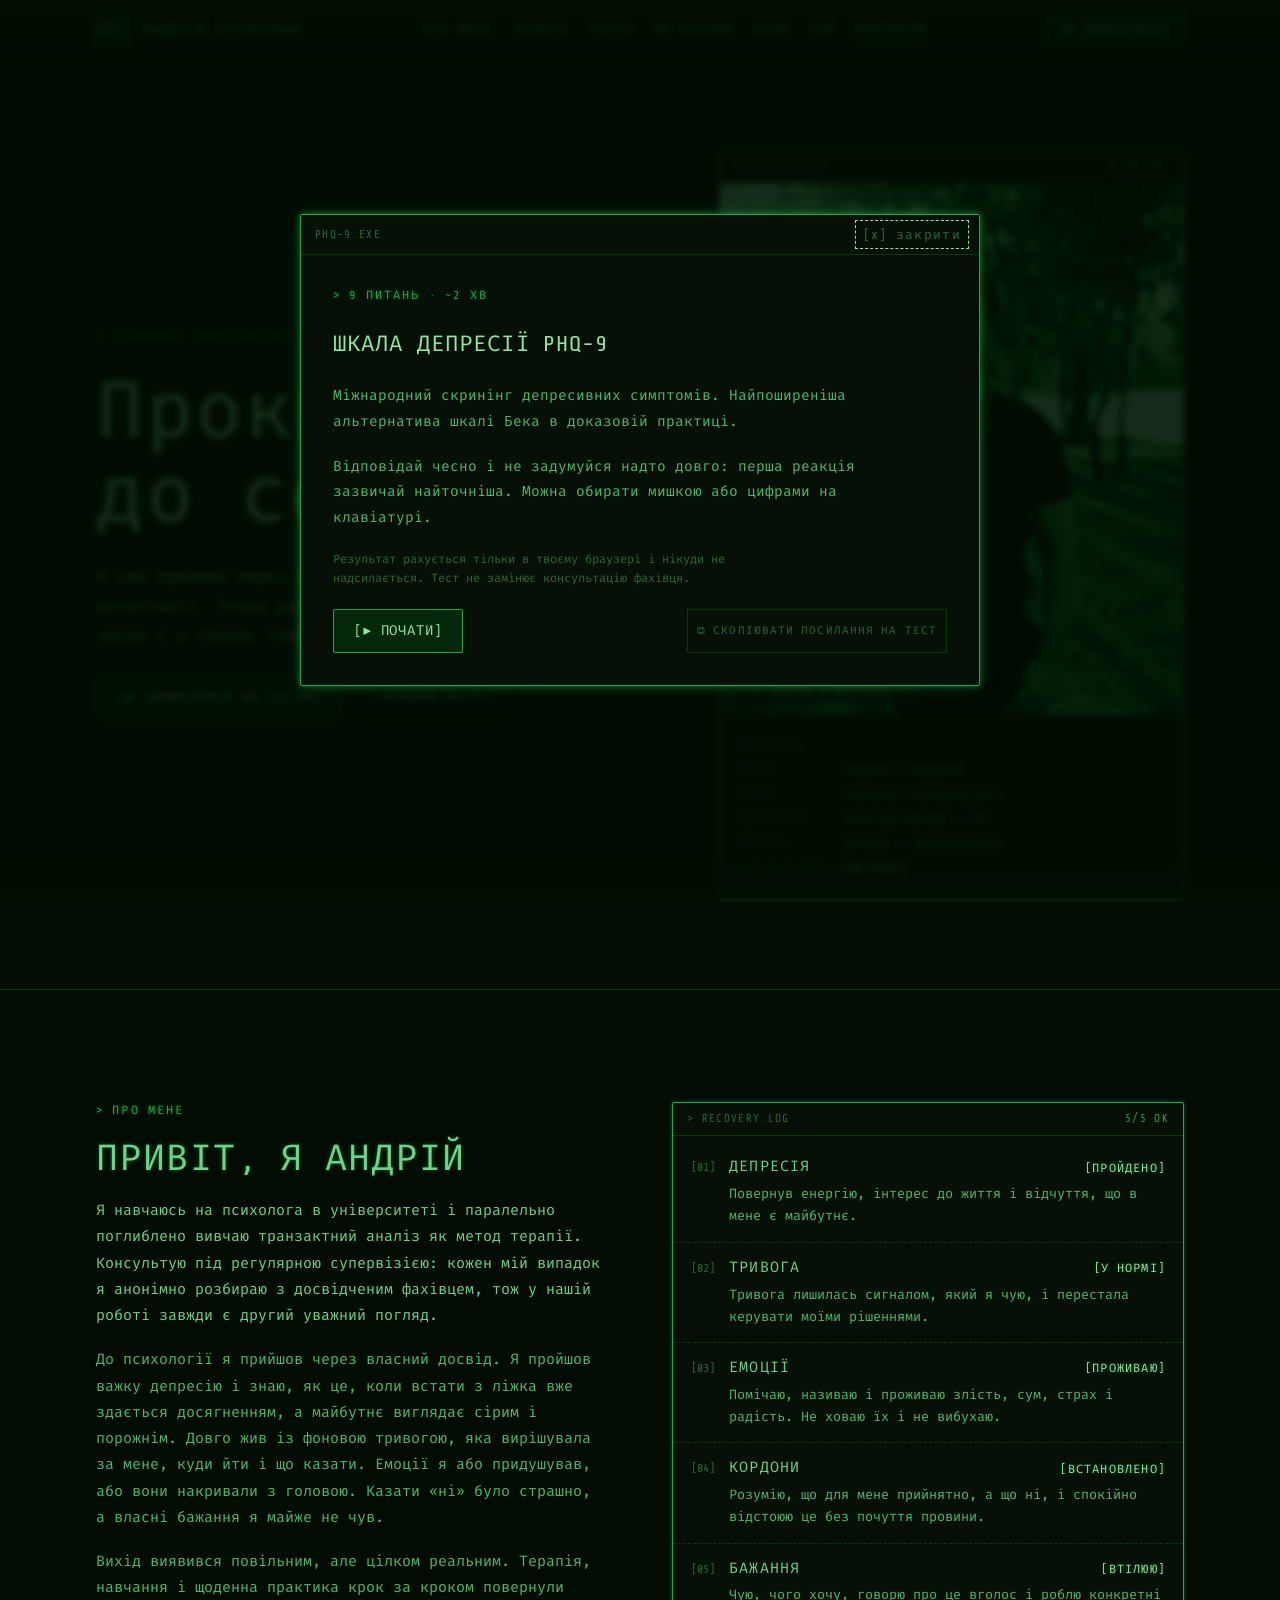
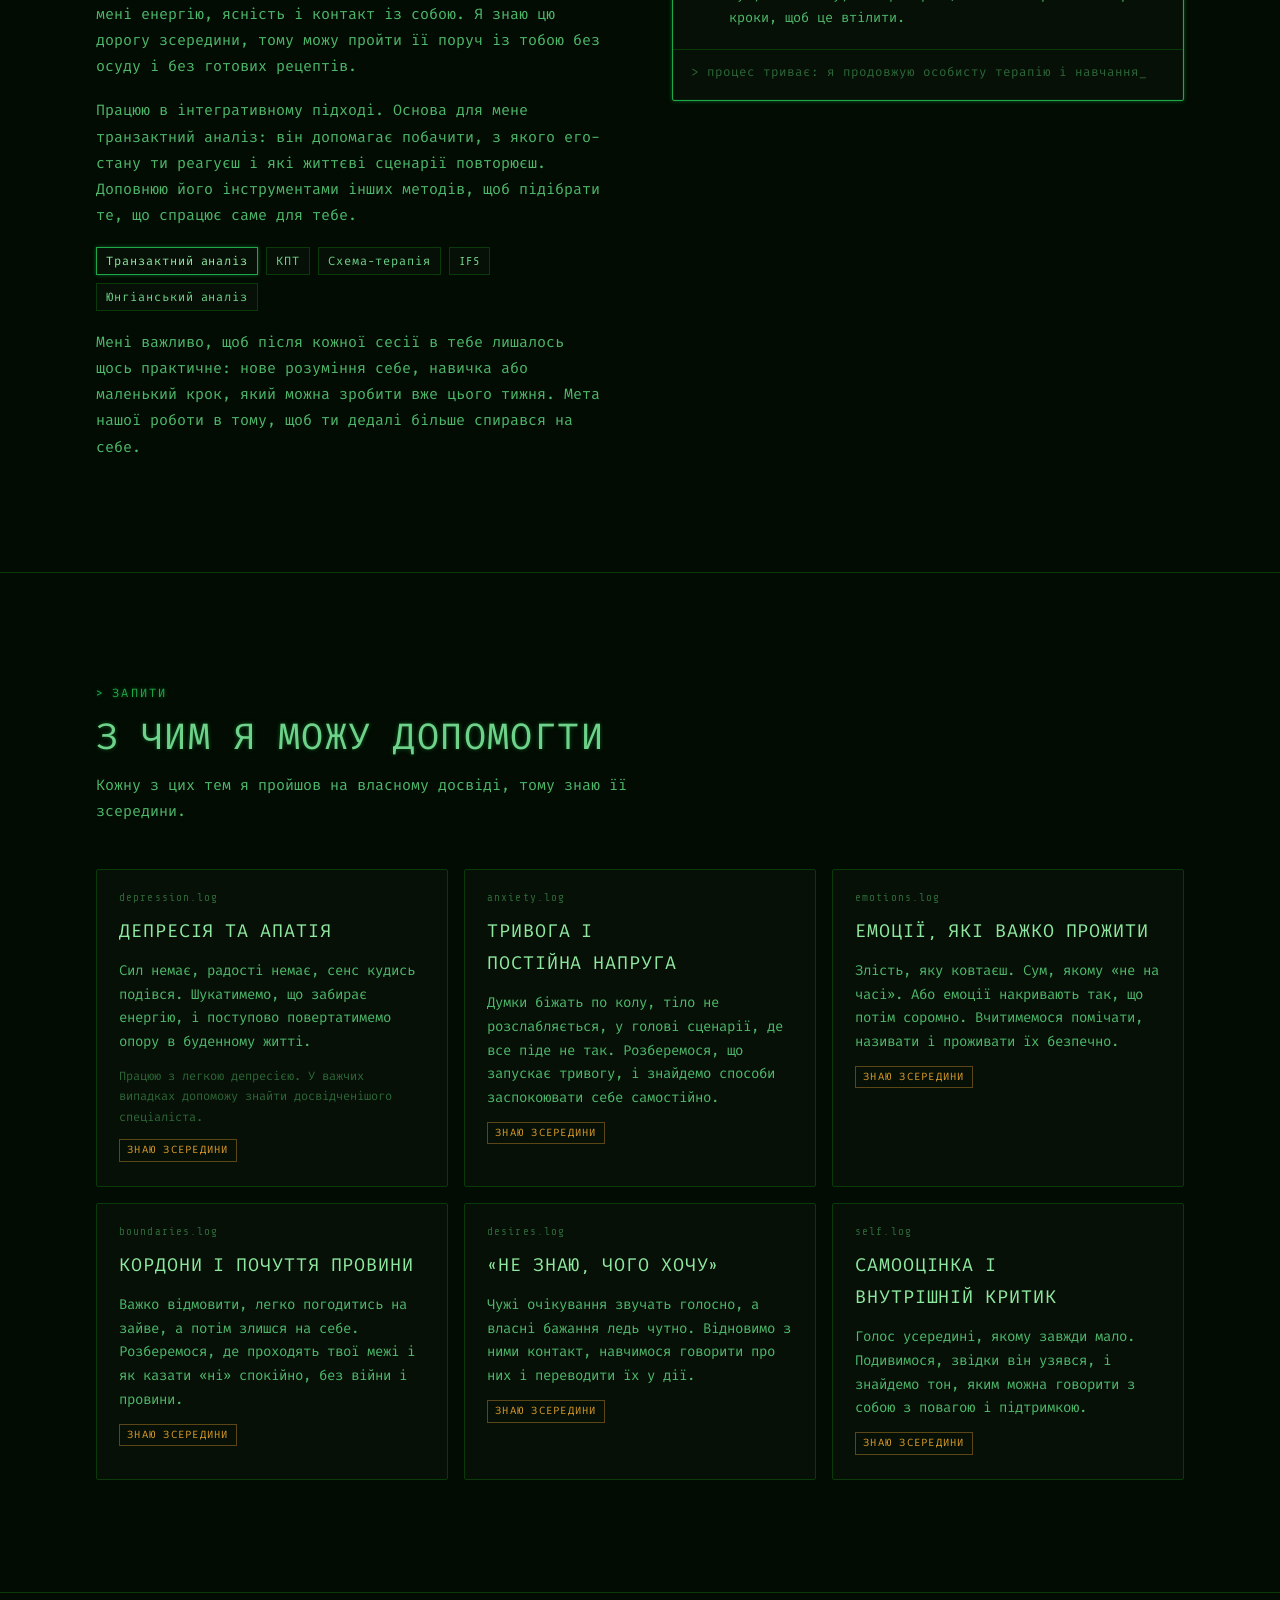
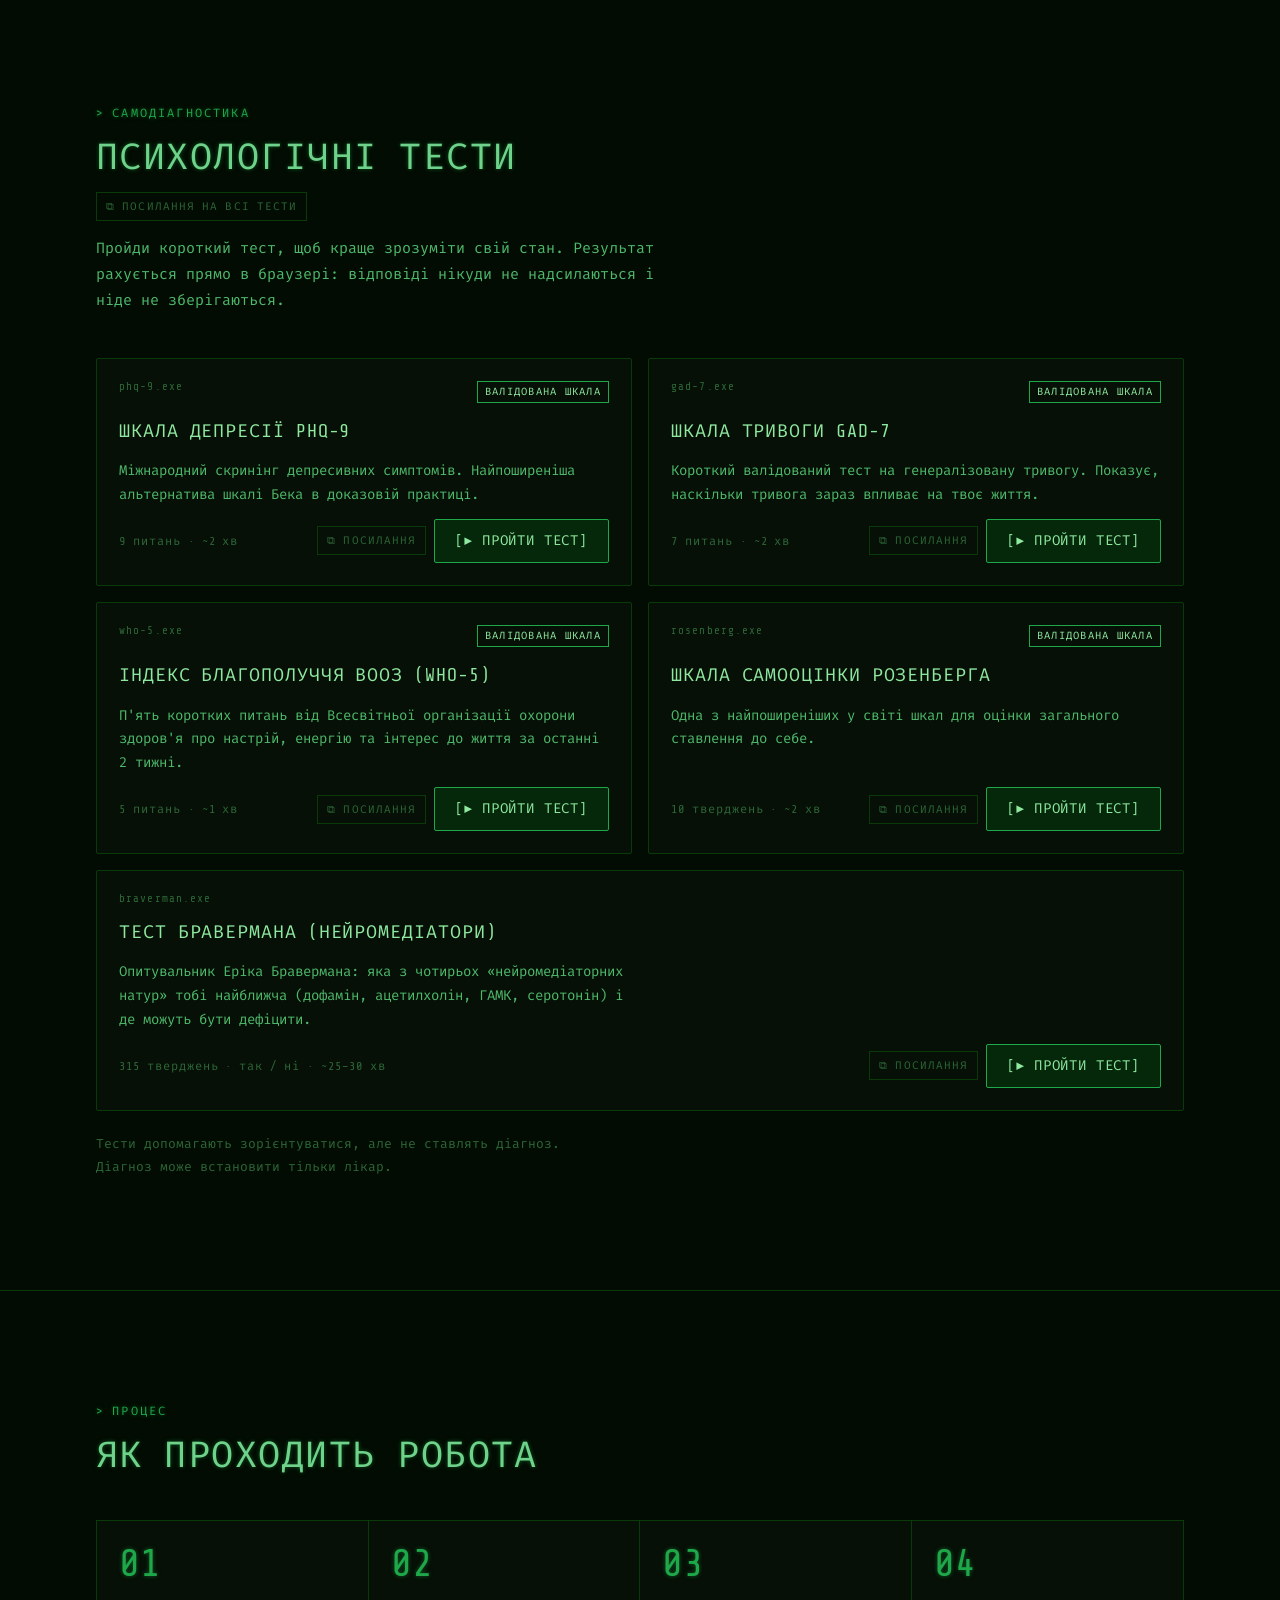
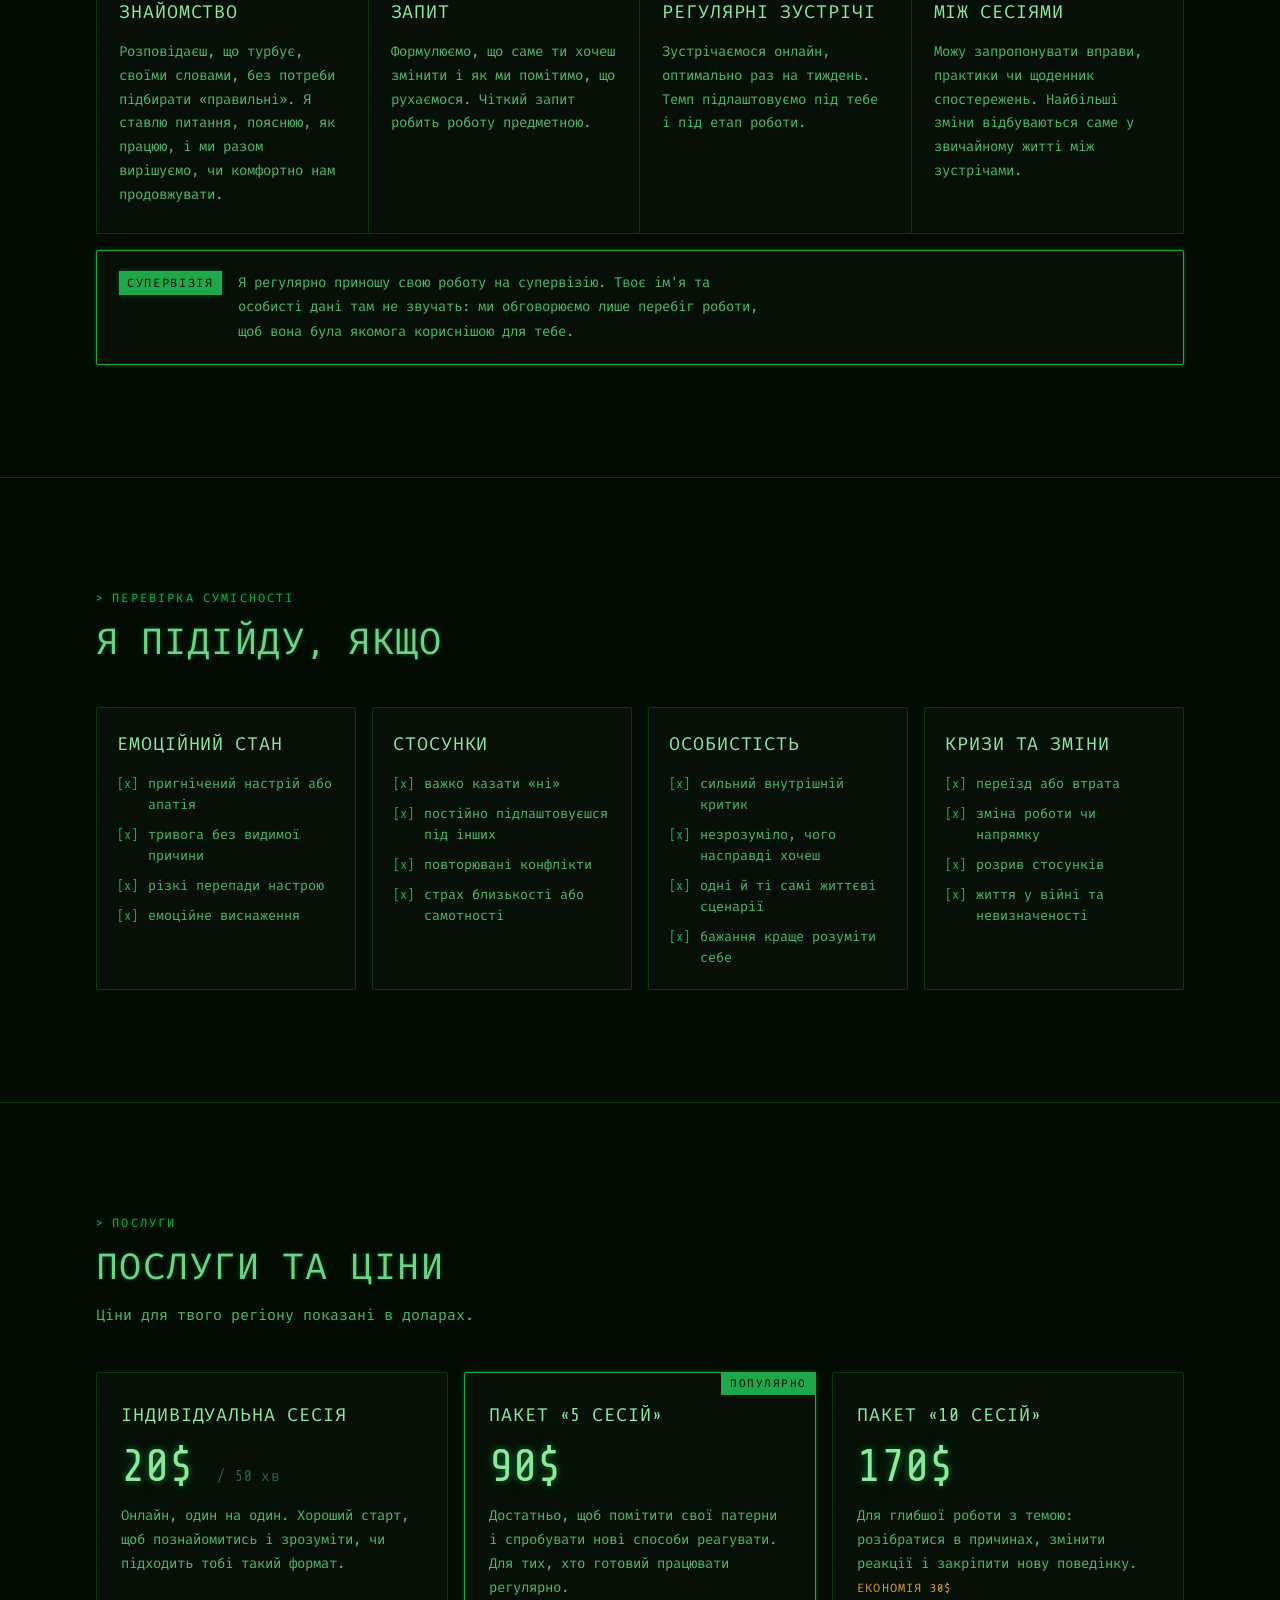
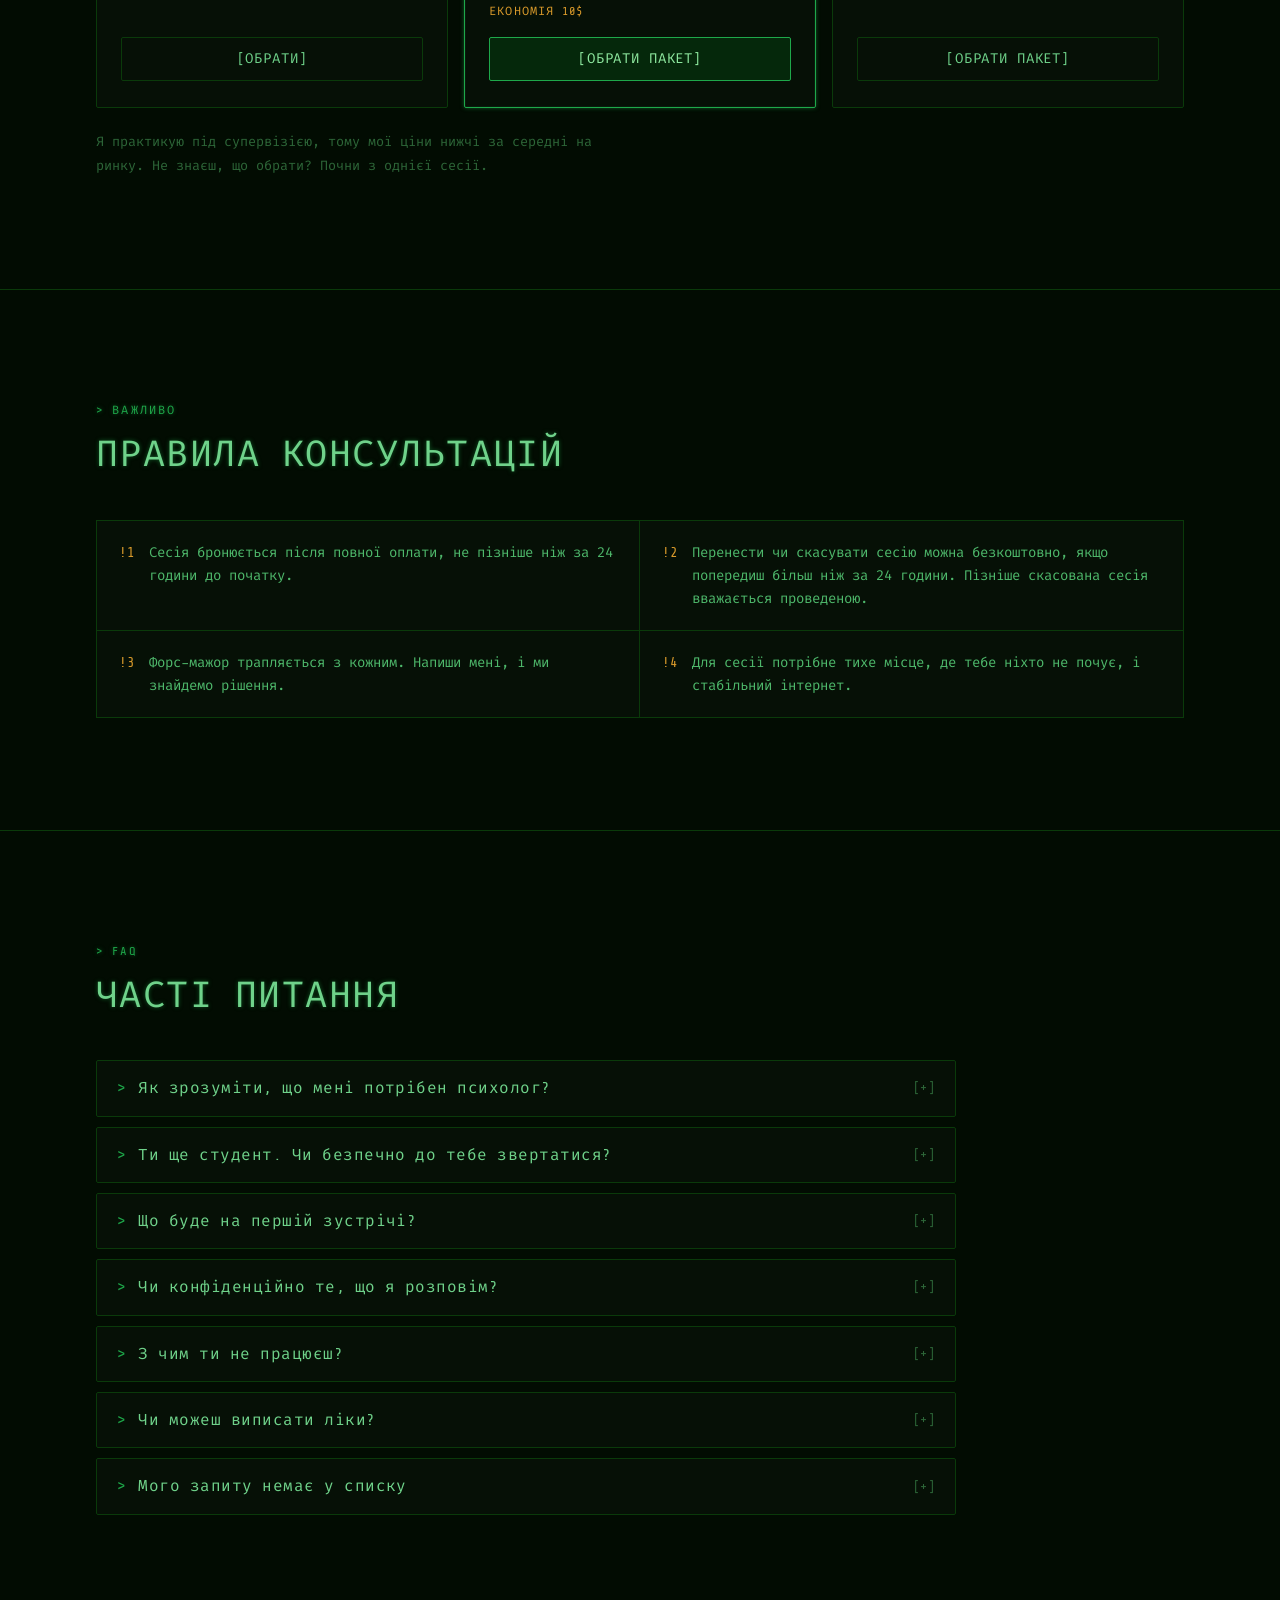
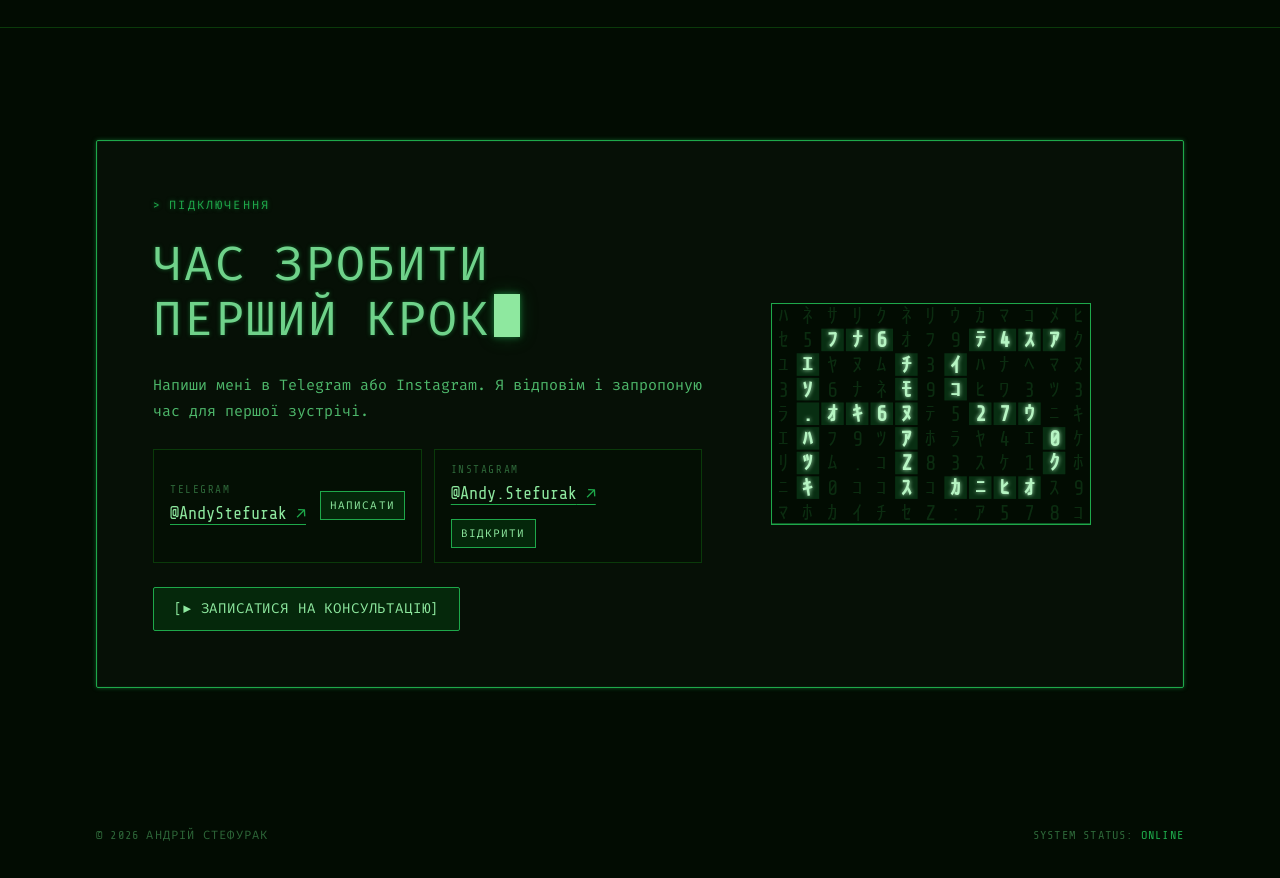
<file: tests/phq9/index.html>
<!doctype html>
<html lang="uk">
<head>
<meta charset="utf-8">
<meta name="viewport" content="width=device-width, initial-scale=1, viewport-fit=cover">
<title>Шкала депресії PHQ-9 — тест онлайн | Андрій Стефурак</title>
<meta name="claude:viewport-fit-sides" content="cover">
<meta name="description" content="Міжнародний скринінг депресивних симптомів. Найпоширеніша альтернатива шкалі Бека в доказовій практиці.">
<link rel="canonical" href="https://www.andriistefurak.com/tests/phq9/">
<meta property="og:type" content="website">
<meta property="og:site_name" content="Андрій Стефурак">
<meta property="og:title" content="Шкала депресії PHQ-9 — тест онлайн | Андрій Стефурак">
<meta property="og:description" content="Міжнародний скринінг депресивних симптомів. Найпоширеніша альтернатива шкалі Бека в доказовій практиці.">
<meta property="og:url" content="https://www.andriistefurak.com/tests/phq9/">
<meta property="og:image" content="https://www.andriistefurak.com/andrii.jpg">
<meta name="twitter:card" content="summary_large_image">
<link rel="icon" type="image/svg+xml" href="data:image/svg+xml,%3Csvg xmlns=%22http://www.w3.org/2000/svg%22 viewBox=%220 0 52 52%22%3E%3Crect width=%2252%22 height=%2252%22 fill=%22%23020c02%22/%3E%3Cg fill=%22%236fd28a%22%3E%3Crect x=%228%22 y=%2212%22 width=%223.4%22 height=%223.4%22/%3E%3Crect x=%2212%22 y=%2212%22 width=%223.4%22 height=%223.4%22/%3E%3Crect x=%2216%22 y=%2212%22 width=%223.4%22 height=%223.4%22/%3E%3Crect x=%2232%22 y=%2212%22 width=%223.4%22 height=%223.4%22/%3E%3Crect x=%2236%22 y=%2212%22 width=%223.4%22 height=%223.4%22/%3E%3Crect x=%2240%22 y=%2212%22 width=%223.4%22 height=%223.4%22/%3E%3Crect x=%2244%22 y=%2212%22 width=%223.4%22 height=%223.4%22/%3E%3Crect x=%224%22 y=%2216%22 width=%223.4%22 height=%223.4%22/%3E%3Crect x=%2220%22 y=%2216%22 width=%223.4%22 height=%223.4%22/%3E%3Crect x=%2228%22 y=%2216%22 width=%223.4%22 height=%223.4%22/%3E%3Crect x=%224%22 y=%2220%22 width=%223.4%22 height=%223.4%22/%3E%3Crect x=%2220%22 y=%2220%22 width=%223.4%22 height=%223.4%22/%3E%3Crect x=%2228%22 y=%2220%22 width=%223.4%22 height=%223.4%22/%3E%3Crect x=%224%22 y=%2224%22 width=%223.4%22 height=%223.4%22/%3E%3Crect x=%228%22 y=%2224%22 width=%223.4%22 height=%223.4%22/%3E%3Crect x=%2212%22 y=%2224%22 width=%223.4%22 height=%223.4%22/%3E%3Crect x=%2216%22 y=%2224%22 width=%223.4%22 height=%223.4%22/%3E%3Crect x=%2220%22 y=%2224%22 width=%223.4%22 height=%223.4%22/%3E%3Crect x=%2232%22 y=%2224%22 width=%223.4%22 height=%223.4%22/%3E%3Crect x=%2236%22 y=%2224%22 width=%223.4%22 height=%223.4%22/%3E%3Crect x=%2240%22 y=%2224%22 width=%223.4%22 height=%223.4%22/%3E%3Crect x=%224%22 y=%2228%22 width=%223.4%22 height=%223.4%22/%3E%3Crect x=%2220%22 y=%2228%22 width=%223.4%22 height=%223.4%22/%3E%3Crect x=%2244%22 y=%2228%22 width=%223.4%22 height=%223.4%22/%3E%3Crect x=%224%22 y=%2232%22 width=%223.4%22 height=%223.4%22/%3E%3Crect x=%2220%22 y=%2232%22 width=%223.4%22 height=%223.4%22/%3E%3Crect x=%2244%22 y=%2232%22 width=%223.4%22 height=%223.4%22/%3E%3Crect x=%224%22 y=%2236%22 width=%223.4%22 height=%223.4%22/%3E%3Crect x=%2220%22 y=%2236%22 width=%223.4%22 height=%223.4%22/%3E%3Crect x=%2228%22 y=%2236%22 width=%223.4%22 height=%223.4%22/%3E%3Crect x=%2232%22 y=%2236%22 width=%223.4%22 height=%223.4%22/%3E%3Crect x=%2236%22 y=%2236%22 width=%223.4%22 height=%223.4%22/%3E%3Crect x=%2240%22 y=%2236%22 width=%223.4%22 height=%223.4%22/%3E%3C/g%3E%3C/svg%3E">
<link rel="preconnect" href="https://fonts.googleapis.com">
<link rel="preconnect" href="https://fonts.gstatic.com" crossorigin>
<link rel="stylesheet" href="https://fonts.googleapis.com/css2?family=Fira+Code:wght@400;500;600&family=Share+Tech+Mono&display=swap">
<style>
/* Layout: terminal-on-CRT — one centered column of neon-bordered panels over a slow matrix rain, scanlines on top. */
:root {
  --bg: #020c02;
  --bg-2: #040f04;
  --card: #061006;
  --neon: #1ea84a;
  --line: #0a3a0a;
  --fg: #6fd28a;
  --fg-2: #4eb86b;
  --dim: #2d6638;
  --muted: #1a4422;
  --bright: #8ee89f;
  --warn: #d99a2b;
  --danger: #e0645c;
  --glow: 0 0 4px rgba(30, 168, 74, .5);
  --glow-strong: 0 0 6px rgba(30, 168, 74, .65), 0 0 18px rgba(30, 168, 74, .25);
  --font-display: "Share Tech Mono", "Fira Code", "Courier New", monospace;
  --font-body: "Fira Code", "Courier New", monospace;
  --radius: 2px;
  --wrap: 1120px;
  color-scheme: dark;
}

* { box-sizing: border-box; }
html { scroll-behavior: smooth; scroll-padding-top: 84px; }
body {
  margin: 0;
  background: var(--bg);
  color: var(--fg-2);
  font: 400 15px/1.75 var(--font-body);
  -webkit-font-smoothing: antialiased;
  overflow-x: hidden;
}
body::before {
  content: ""; position: fixed; inset: 0 0 auto; height: env(safe-area-inset-top, 0px);
  z-index: 60; background: var(--bg);
}
::selection { background: var(--neon); color: var(--bg); }
a { color: var(--bright); text-decoration: none; }
a:hover { text-shadow: var(--glow); }
:focus-visible { outline: 1px dashed var(--bright); outline-offset: 3px; }

/* ── atmosphere ─────────────────────────────── */
#rain { position: fixed; inset: 0; width: 100%; height: 100%; z-index: 0; opacity: .2; pointer-events: none; }
.scanlines::before, .scanlines::after { content: ""; position: fixed; inset: 0; pointer-events: none; z-index: 50; }
.scanlines::before {
  mix-blend-mode: screen;
  background: repeating-linear-gradient(rgba(0,0,0,0) 0, rgba(0,0,0,0) 2px, rgba(0,255,65,.03) 3px, rgba(0,0,0,0) 4px);
}
.scanlines::after {
  background: linear-gradient(rgba(0,255,65,.06), rgba(0,0,0,0) 6%, rgba(0,0,0,0) 94%, rgba(0,255,65,.06));
}
main, header, footer { position: relative; z-index: 2; }

.wrap {
  max-width: var(--wrap); margin: 0 auto;
  padding-left: max(16px, env(safe-area-inset-left, 0px));
  padding-right: max(16px, env(safe-area-inset-right, 0px));
}

/* ── type ───────────────────────────────────── */
h1, h2, h3 { font-family: var(--font-display); font-weight: 400; color: var(--fg); margin: 0; text-wrap: balance; }
h1 { font-size: clamp(2.6rem, 7vw, 5rem); line-height: 1.02; letter-spacing: .02em; color: var(--bright); text-shadow: var(--glow-strong); }
h2 { font-size: clamp(1.6rem, 3.6vw, 2.3rem); line-height: 1.15; letter-spacing: .04em; text-transform: uppercase; text-shadow: var(--glow); }
h3 { font-size: 1.15rem; letter-spacing: .05em; text-transform: uppercase; color: var(--bright); }
p { margin: 0; max-width: 65ch; }
.eyebrow { font: 400 12px/1.4 var(--font-display); letter-spacing: .18em; text-transform: uppercase; color: var(--neon); text-shadow: var(--glow); }
.cursor { display: inline-block; width: .55em; height: .9em; margin-left: .08em; background: var(--bright); box-shadow: var(--glow-strong); vertical-align: -.05em; animation: blink 1.05s steps(1) infinite; }
@keyframes blink { 50% { opacity: 0; } }

/* ── buttons ────────────────────────────────── */
.btn {
  display: inline-flex; align-items: center; gap: .5em;
  font: 400 .88rem/1 var(--font-display); letter-spacing: .06em; text-transform: uppercase;
  padding: 14px 20px; border: 1px solid var(--neon); border-radius: var(--radius);
  background: rgba(0,255,65,.1); color: var(--bright); cursor: pointer;
  transition: background .15s, box-shadow .15s;
}
.btn:hover { background: rgba(0,255,65,.18); box-shadow: var(--glow-strong); text-shadow: none; }
.btn--ghost { background: transparent; border-color: var(--line); color: var(--fg); }
.btn--ghost:hover { border-color: var(--neon); background: rgba(0,255,65,.06); }

/* ── header ─────────────────────────────────── */
.top {
  position: sticky; top: env(safe-area-inset-top, 0px); z-index: 40;
  background: rgba(2,12,2,.88); backdrop-filter: blur(6px);
  border-bottom: 1px solid var(--line);
}
.top .wrap { display: flex; align-items: center; justify-content: space-between; gap: 20px; padding-block: 12px; }
.brand { display: flex; align-items: center; gap: 12px; color: var(--fg); font: 400 15px/1 var(--font-display); letter-spacing: .12em; }
.brand svg { width: 34px; height: 34px; flex: none; border: 1px solid var(--neon); box-shadow: var(--glow); }
.nav { display: flex; gap: 20px; font: 400 13px/1 var(--font-display); letter-spacing: .08em; text-transform: uppercase; }
.nav a { color: var(--fg); padding: 6px 0; border-bottom: 1px solid transparent; transition: color .15s, border-color .15s; }
.nav a:hover, .nav a.active { color: var(--bright); border-bottom-color: var(--neon); text-shadow: var(--glow); }
.top-actions { display: flex; align-items: center; gap: 8px; }
.top .btn { padding: 10px 14px; font-size: .78rem; }
.menu-btn { display: none; }
@media (max-width: 900px) {
  .menu-btn { display: inline-flex; }
  .nav {
    display: none; position: absolute; top: 100%; left: 0; right: 0; flex-direction: column; gap: 0;
    background: var(--bg); border-bottom: 1px solid var(--neon); box-shadow: var(--glow);
    padding-block: 6px 14px;
    padding-left: max(16px, env(safe-area-inset-left, 0px)); padding-right: max(16px, env(safe-area-inset-right, 0px));
  }
  .nav.open { display: flex; }
  .nav a { padding: 15px 0; border-bottom: 1px solid var(--line); font-size: 14px; }
  .nav a::before { content: "> "; color: var(--neon); }
}
@media (max-width: 420px) { .brand span { display: none; } }

/* ── sections ───────────────────────────────── */
section { padding-block: clamp(64px, 9vw, 112px); border-bottom: 1px solid var(--line); }
.section-head { display: grid; gap: 14px; margin-bottom: 44px; }

.panel { background: var(--card); border: 1px solid var(--line); border-radius: var(--radius); }
.panel--neon { border-color: var(--neon); box-shadow: inset 0 0 0 1px rgba(30,168,74,.08), var(--glow); }
.panel-bar {
  display: flex; justify-content: space-between; align-items: center; gap: 12px; padding: 9px 14px;
  border-bottom: 1px solid var(--line); font: 400 11px/1.3 var(--font-display); letter-spacing: .12em; text-transform: uppercase; color: var(--dim);
}
.panel-bar b { color: var(--neon); font-weight: 400; }

/* ── hero ───────────────────────────────────── */
.hero { padding-block: clamp(48px, 7vw, 96px); }
.hero .wrap { display: grid; grid-template-columns: minmax(0, 1.2fr) minmax(0, 1fr); gap: clamp(32px, 5vw, 72px); align-items: center; }
.hero-copy { display: grid; gap: 26px; min-width: 0; }
.hero-copy .lead { font-size: 1.05rem; color: var(--fg); }
.hero-actions { display: flex; flex-wrap: wrap; gap: 12px; }
.hero-card { min-width: 0; }

.photo { position: relative; display: block; width: 100%; padding: 0; border: 0; border-bottom: 1px solid var(--line); background: var(--bg); cursor: default; -webkit-user-select: none; user-select: none; -webkit-touch-callout: none; overflow: hidden; aspect-ratio: 4 / 4.6; max-width: 100%; }
.photo img { display: block; width: 100%; height: 100%; object-fit: cover; object-position: 50% 22%; filter: grayscale(1) contrast(1.15) brightness(.85); transition: filter .6s ease; }
.photo::before { content: ""; position: absolute; inset: 0; background: var(--neon); mix-blend-mode: color; opacity: 1; transition: opacity .6s ease; z-index: 1; }
.photo::after { content: ""; position: absolute; inset: 0; z-index: 2; pointer-events: none;
  background: repeating-linear-gradient(rgba(2,12,2,0) 0, rgba(2,12,2,0) 2px, rgba(2,12,2,.35) 3px, rgba(2,12,2,0) 4px); transition: opacity .6s ease; }
.photo img { pointer-events: none; }
.photo .hint:hover { background: var(--neon); color: var(--bg); text-shadow: none; }
.photo .hint { position: absolute; cursor: pointer; left: 12px; bottom: 12px; z-index: 3; font: 400 11px/1 var(--font-display); letter-spacing: .12em; text-transform: uppercase;
  color: var(--bright); background: rgba(2,12,2,.8); border: 1px solid var(--neon); padding: 6px 8px; }
.photo.is-real img { filter: none; }
.photo.is-real::before, .photo.is-real::after { opacity: 0; }
@media (hover: hover) {
  .photo:hover img { filter: none; }
  .photo:hover::before, .photo:hover::after { opacity: 0; }
}

.whoami { margin: 0; padding: 16px 18px 18px; font: 400 13px/1.9 var(--font-body); color: var(--fg-2); overflow-x: auto; }
.whoami .k { color: var(--dim); }
.whoami .ok { color: var(--bright); text-shadow: var(--glow); }
@media (max-width: 860px) { .hero .wrap { grid-template-columns: minmax(0, 1fr); } .hero-card { max-width: 460px; } }

/* ── about ──────────────────────────────────── */
.about .wrap { display: grid; grid-template-columns: minmax(0, 1fr) minmax(0, 1fr); gap: clamp(32px, 5vw, 64px); align-items: start; }
.about-copy { display: grid; gap: 18px; min-width: 0; }
.about-copy p:first-of-type { color: var(--fg); }
.methods { display: flex; flex-wrap: wrap; gap: 8px; }
.methods span { font: 400 12px/1 var(--font-display); letter-spacing: .08em; border: 1px solid var(--line); background: var(--card); color: var(--fg); padding: 7px 9px; }
.methods span.main { border-color: var(--neon); color: var(--bright); box-shadow: var(--glow); }
.log { min-width: 0; }
.log ol { list-style: none; margin: 0; padding: 6px 0; }
.log li { display: grid; grid-template-columns: auto minmax(0, 1fr); gap: 4px 14px; padding: 14px 18px; border-bottom: 1px dashed var(--line); }
.log li:last-child { border-bottom: 0; }
.log .n { font: 400 12px/1.9 var(--font-display); color: var(--dim); }
.log .row { display: flex; flex-wrap: wrap; justify-content: space-between; gap: 4px 12px; font: 400 15px/1.5 var(--font-display); letter-spacing: .08em; color: var(--fg); }
.log .st { color: var(--bright); text-shadow: var(--glow); font-size: 12px; letter-spacing: .1em; align-self: center; }
.log li p { grid-column: 2; font-size: 13.5px; line-height: 1.65; color: var(--fg-2); }
.log-foot { padding: 12px 18px 16px; border-top: 1px solid var(--line); font-size: 12.5px; color: var(--dim); }
@media (max-width: 860px) { .about .wrap { grid-template-columns: minmax(0, 1fr); } }

/* ── cards ──────────────────────────────────── */
.grid-3 { display: grid; grid-template-columns: repeat(3, minmax(0, 1fr)); gap: 16px; }
@media (max-width: 960px) { .grid-3 { grid-template-columns: repeat(2, minmax(0, 1fr)); } }
@media (max-width: 620px) { .grid-3 { grid-template-columns: minmax(0, 1fr); } }
.card { display: grid; align-content: start; gap: 12px; padding: 22px 22px 24px; transition: border-color .15s, box-shadow .15s; }
.card:hover { border-color: var(--neon); box-shadow: var(--glow); }
.card .file { font: 400 11px/1 var(--font-display); letter-spacing: .1em; color: var(--dim); }
.card p { font-size: 14px; line-height: 1.7; }
.tag { justify-self: start; font: 400 10.5px/1 var(--font-display); letter-spacing: .12em; text-transform: uppercase; color: var(--warn); border: 1px solid rgba(217,154,43,.4); padding: 5px 7px; }

/* ── tests ──────────────────────────────────── */
.tests { display: grid; grid-template-columns: repeat(2, minmax(0, 1fr)); gap: 16px; }
.tests > :last-child:nth-child(odd) { grid-column: 1 / -1; }
@media (max-width: 720px) { .tests { grid-template-columns: minmax(0, 1fr); } }
.test-card { display: grid; grid-template-rows: auto auto 1fr auto; gap: 12px; padding: 22px; }
.test-card .head { display: flex; justify-content: space-between; gap: 10px; flex-wrap: wrap; }
.test-card .kind { font: 400 10.5px/1 var(--font-display); letter-spacing: .12em; text-transform: uppercase; padding: 5px 7px; border: 1px solid var(--neon); color: var(--bright); }
.test-card p { font-size: 14px; line-height: 1.7; }
.test-card .foot { display: flex; justify-content: space-between; align-items: center; gap: 12px; flex-wrap: wrap; }
.test-card .foot-actions { display: flex; gap: 8px; align-items: center; flex-wrap: wrap; }
.test-card .meta { font: 400 12px/1 var(--font-display); letter-spacing: .08em; color: var(--dim); }
.tests-note { margin-top: 22px; color: var(--dim); font-size: 13px; }

/* test dialog */
.dlg { width: min(680px, calc(100vw - 32px)); max-height: calc(100dvh - 32px); padding: 0; border: 1px solid var(--neon); border-radius: var(--radius);
  background: var(--card); color: var(--fg-2); box-shadow: var(--glow-strong); overflow: auto; }
.dlg::backdrop { background: rgba(2,12,2,.86); backdrop-filter: blur(3px); }
.dlg { overscroll-behavior: contain; }
html.is-locked, html.is-locked body { overflow: hidden; }
html.is-locked body { touch-action: none; }
html.is-locked .dlg { touch-action: pan-y; }
.opts.scale10 { grid-template-columns: repeat(11, minmax(0, 1fr)); gap: 4px; }
.opts.scale10 .opt { grid-template-columns: 1fr; justify-items: center; padding: 14px 0; font: 400 1rem/1 var(--font-display); }
.scale-ends { display: flex; justify-content: space-between; gap: 12px; font-size: 12px; color: var(--dim); }
@media (max-width: 520px) { .opts.scale10 { grid-template-columns: repeat(6, minmax(0, 1fr)); } }
.bars { display: grid; gap: 10px; }
.bar-row { display: grid; grid-template-columns: 13em minmax(0, 1fr) 3.6em; gap: 12px; align-items: center; font: 400 13px/1.3 var(--font-display); letter-spacing: .03em; color: var(--fg); }
.bar-row .track { height: 12px; background: var(--bg-2); border: 1px solid var(--line); }
.bar-row .track i { display: block; height: 100%; background: var(--neon); box-shadow: var(--glow); }
.bar-row.low, .bar-row.warn { color: var(--warn); }
.bar-row.dim { color: var(--dim); }
.bar-row.dim .track i { opacity: .45; }
.bar-row.low .track i, .bar-row.warn .track i { background: var(--warn); box-shadow: none; }
.bar-row .v { text-align: right; color: var(--dim); font-variant-numeric: tabular-nums; }
@media (max-width: 480px) { .bar-row { grid-template-columns: minmax(0, 1fr) 3.6em; } .bar-row .track { grid-column: 1 / -1; grid-row: 2; } }
.dlg .panel-bar { position: sticky; top: 0; background: var(--card); z-index: 1; }
.x { background: none; border: 0; color: var(--dim); font: 400 13px/1 var(--font-display); letter-spacing: .1em; cursor: pointer; padding: 4px; }
.x:hover { color: var(--bright); }
.dlg-body { padding: clamp(20px, 4vw, 32px); display: grid; gap: 20px; }
.dlg-body h3 { font-size: 1.4rem; }
.dlg-body p { font-size: 14.5px; }
.progress { display: grid; gap: 8px; }
.progress .count { font: 400 12px/1 var(--font-display); letter-spacing: .12em; color: var(--dim); }
.progress .bar { height: 4px; background: var(--line); }
.progress .bar i { display: block; height: 100%; background: var(--neon); box-shadow: var(--glow); transition: width .2s; }
.q-prompt { font-size: 13px; color: var(--dim); }
.q-text { font: 400 1.25rem/1.45 var(--font-display); color: var(--bright); letter-spacing: .02em; }
.opts { display: grid; gap: 8px; }
.opt { display: grid; grid-template-columns: auto minmax(0, 1fr); gap: 12px; align-items: center; text-align: left; width: 100%;
  padding: 13px 16px; background: var(--bg-2); border: 1px solid var(--line); color: var(--fg); font: 400 14px/1.4 var(--font-body); cursor: pointer; }
.opt:hover { border-color: var(--neon); background: rgba(0,255,65,.06); }
.opt.sel { border-color: var(--neon); background: rgba(0,255,65,.12); color: var(--bright); box-shadow: var(--glow); }
.opt kbd { font: 400 12px/1 var(--font-display); color: var(--neon); }
.dlg-nav { display: flex; justify-content: space-between; gap: 12px; flex-wrap: wrap; }
.score { display: flex; align-items: baseline; gap: 12px; flex-wrap: wrap; }
.score b { font: 400 3.4rem/1 var(--font-display); color: var(--bright); text-shadow: var(--glow-strong); font-variant-numeric: tabular-nums; }
.score span { font: 400 14px/1 var(--font-display); color: var(--dim); letter-spacing: .08em; }
.band { font: 400 1.1rem/1.3 var(--font-display); letter-spacing: .08em; text-transform: uppercase; color: var(--bright); }
.scale { display: grid; grid-template-columns: repeat(var(--n), minmax(0, 1fr)); gap: 3px; }
.scale div { overflow-wrap: break-word; hyphens: auto; padding-top: 8px; border-top: 4px solid var(--line); font: 400 10.5px/1.3 var(--font-display); color: var(--dim); letter-spacing: .04em; }
.scale div.on { border-color: var(--neon); color: var(--bright); box-shadow: 0 -4px 8px -4px rgba(30,168,74,.7); }
@media (max-width: 640px) {
  .scale { grid-template-columns: minmax(0, 1fr); gap: 4px; }
  .scale div { padding: 4px 0 4px 12px; border-top: 0; border-left: 4px solid var(--line); font-size: 12px; }
  .scale div.on { box-shadow: -4px 0 8px -4px rgba(30,168,74,.7); }
}
.alert { border: 1px solid var(--danger); background: rgba(224,100,92,.08); padding: 14px 16px; color: #f2b2ad; font-size: 14px; line-height: 1.65; }
.alert b { color: #ffd4d0; font-weight: 500; }
.fine { font-size: 12px !important; color: var(--dim); line-height: 1.6; }
.btn:disabled { opacity: .45; cursor: not-allowed; box-shadow: none; background: transparent; }

/* ── process ────────────────────────────────── */
.steps { display: grid; grid-template-columns: repeat(4, minmax(0, 1fr)); gap: 0; border: 1px solid var(--line); background: var(--card); }
.step { display: grid; align-content: start; gap: 12px; padding: 24px 22px 26px; border-right: 1px solid var(--line); }
.step:last-child { border-right: 0; }
.step .num { font: 400 2.4rem/1 var(--font-display); color: var(--neon); text-shadow: var(--glow); }
.step p { font-size: 14px; line-height: 1.7; }
@media (max-width: 960px) {
  .steps { grid-template-columns: repeat(2, minmax(0, 1fr)); }
  .step:nth-child(2) { border-right: 0; }
  .step:nth-child(-n+2) { border-bottom: 1px solid var(--line); }
}
@media (max-width: 560px) {
  .steps { grid-template-columns: minmax(0, 1fr); }
  .step { border-right: 0; border-bottom: 1px solid var(--line); }
  .step:last-child { border-bottom: 0; }
}
.note { margin-top: 16px; display: grid; grid-template-columns: auto minmax(0, 1fr); gap: 16px; align-items: start; padding: 20px 22px; }
.note .badge { font: 400 12px/1 var(--font-display); letter-spacing: .14em; color: var(--bg); background: var(--neon); padding: 6px 8px; box-shadow: var(--glow); }
.note p { font-size: 14px; }
@media (max-width: 560px) { .note { grid-template-columns: minmax(0, 1fr); } .note .badge { justify-self: start; } }

/* ── fit list ───────────────────────────────── */
.fit { display: grid; grid-template-columns: repeat(4, minmax(0, 1fr)); gap: 16px; }
@media (max-width: 960px) { .fit { grid-template-columns: repeat(2, minmax(0, 1fr)); } }
@media (max-width: 520px) { .fit { grid-template-columns: minmax(0, 1fr); } }
.fit .panel { padding: 20px; display: grid; align-content: start; gap: 14px; }
.fit ul { list-style: none; margin: 0; padding: 0; display: grid; gap: 9px; }
.fit li { display: grid; grid-template-columns: auto minmax(0, 1fr); gap: 10px; font-size: 13.5px; line-height: 1.55; }
.fit li::before { content: "[x]"; font-family: var(--font-display); color: var(--neon); }

/* ── pricing ────────────────────────────────── */
.prices { display: grid; grid-template-columns: repeat(3, minmax(0, 1fr)); gap: 16px; align-items: stretch; }
@media (max-width: 900px) { .prices { grid-template-columns: minmax(0, 1fr); max-width: 520px; } }
.price { position: relative; display: grid; grid-template-rows: auto auto 1fr auto; gap: 14px; padding: 26px 24px; }
.price .amount { font: 400 2.8rem/1 var(--font-display); color: var(--bright); text-shadow: var(--glow-strong); font-variant-numeric: tabular-nums; }
.price .amount small { font-size: .9rem; color: var(--dim); letter-spacing: .06em; text-shadow: none; }
.price p { font-size: 14px; line-height: 1.7; }
.price .save { font: 400 12px/1 var(--font-display); letter-spacing: .1em; text-transform: uppercase; color: var(--warn); }
.price .btn { justify-content: center; }
.ribbon { position: absolute; top: -1px; right: -1px; font: 400 11px/1 var(--font-display); letter-spacing: .14em; background: var(--neon); color: var(--bg); padding: 6px 9px; }
.cur { display: inline-flex; border: 1px solid var(--line); margin-bottom: 22px; }
.cur button { font: 400 12px/1 var(--font-display); letter-spacing: .12em; padding: 10px 14px; background: transparent; color: var(--dim); border: 0; cursor: pointer; }
.cur button[aria-pressed="true"] { background: rgba(0,255,65,.12); color: var(--bright); box-shadow: inset 0 0 0 1px var(--neon); }
.prices-note { margin-top: 22px; color: var(--dim); font-size: 13.5px; }

/* ── rules ──────────────────────────────────── */
.rules { display: grid; grid-template-columns: repeat(2, minmax(0, 1fr)); gap: 0; margin: 0; padding: 0; border: 1px solid var(--line); background: var(--card); counter-reset: r; }
.rules li { list-style: none; display: grid; grid-template-columns: auto minmax(0, 1fr); gap: 14px; padding: 20px 22px; border-bottom: 1px solid var(--line); font-size: 14px; line-height: 1.65; }
.rules li:nth-child(odd) { border-right: 1px solid var(--line); }
.rules li:nth-last-child(-n+2) { border-bottom: 0; }
.rules li::before { counter-increment: r; content: "!" counter(r); font-family: var(--font-display); color: var(--warn); }
@media (max-width: 720px) {
  .rules { grid-template-columns: minmax(0, 1fr); }
  .rules li:nth-child(odd) { border-right: 0; }
  .rules li:nth-last-child(2) { border-bottom: 1px solid var(--line); }
}

/* ── faq ────────────────────────────────────── */
.faq { display: grid; gap: 10px; max-width: 860px; }
.faq details { background: var(--card); border: 1px solid var(--line); border-radius: var(--radius); }
.faq details[open] { border-color: var(--neon); box-shadow: var(--glow); }
.faq summary {
  list-style: none; cursor: pointer; display: grid; grid-template-columns: auto minmax(0, 1fr) auto; gap: 12px; align-items: center;
  padding: 16px 20px; color: var(--fg); font: 400 1rem/1.4 var(--font-display); letter-spacing: .03em;
}
.faq summary::-webkit-details-marker { display: none; }
.faq summary::before { content: ">"; color: var(--neon); }
.faq summary::after { content: "[+]"; color: var(--dim); font-size: 13px; }
.faq details[open] summary::after { content: "[–]"; color: var(--neon); }
.faq summary:hover { color: var(--bright); }
.faq details > div { padding: 0 20px 18px 42px; font-size: 14px; line-height: 1.75; display: grid; gap: 10px; }
.faq .hotline { color: var(--bright); }

/* ── contact ────────────────────────────────── */
.contact { border-bottom: 0; }
.contact .panel { padding: clamp(28px, 5vw, 56px); display: grid; grid-template-columns: minmax(0, 1.4fr) minmax(0, 1fr); gap: 32px; align-items: center; }
.contact-copy { display: grid; gap: 24px; justify-items: start; min-width: 0; }
.contact h2 { font-size: clamp(1.8rem, 4.4vw, 3rem); }
.contact .logo-big { width: 100%; max-width: 320px; height: auto; justify-self: center; }
@media (max-width: 820px) { .contact .panel { grid-template-columns: minmax(0, 1fr); } .contact .logo-big { max-width: 240px; justify-self: start; } }
.contacts { display: grid; grid-template-columns: repeat(2, minmax(0, 1fr)); gap: 12px; width: 100%; }
@media (max-width: 560px) { .contacts { grid-template-columns: minmax(0, 1fr); } }
.contact-row { display: flex; flex-wrap: wrap; justify-content: space-between; align-items: center; gap: 12px; padding: 14px 16px; border: 1px solid var(--line); background: var(--bg-2); }
.contact-row .lbl { font: 400 11px/1 var(--font-display); letter-spacing: .14em; color: var(--dim); text-transform: uppercase; margin-bottom: 6px; }
.contact-row .handle { font: 400 1.05rem/1.2 var(--font-display); white-space: nowrap; color: var(--bright);
  text-decoration: underline; text-decoration-color: var(--neon); text-decoration-thickness: 1px; text-underline-offset: 5px; }
.contact-row .handle::after { content: " ↗"; color: var(--neon); }
.contact-row .handle:hover { background: var(--neon); color: var(--bg); text-decoration: none; text-shadow: none; }
.contact-row .handle:hover::after { color: var(--bg); }
.open { font: 400 11px/1 var(--font-display); letter-spacing: .1em; text-transform: uppercase; color: var(--bright); border: 1px solid var(--neon); background: rgba(0,255,65,.1); padding: 8px 9px; white-space: nowrap; }
.open:hover { background: var(--neon); color: var(--bg); text-shadow: none; }
.copy { font: 400 11px/1 var(--font-display); letter-spacing: .1em; text-transform: uppercase; background: transparent; color: var(--dim); border: 1px solid var(--line); padding: 8px 9px; cursor: pointer; }
.copy:hover { color: var(--bright); border-color: var(--neon); }

footer .wrap { display: flex; flex-wrap: wrap; justify-content: space-between; gap: 10px; padding-block: 26px 34px; font: 400 12px/1.5 var(--font-display); letter-spacing: .1em; color: var(--dim); text-transform: uppercase; }
footer .on { color: var(--neon); }

@media (prefers-reduced-motion: reduce) {
  html { scroll-behavior: auto; }
  .cursor { animation: none; }
  #rain { display: none; }
  .photo img, .photo::before, .photo::after { transition: none; }
}
</style>
</head>
<body class="scanlines" data-open-test="phq9">
<canvas id="rain" aria-hidden="true"></canvas>

<header class="top">
  <div class="wrap">
    <a class="brand" href="#top" aria-label="Андрій Стефурак — на початок">
      <svg id="logo-mini" viewBox="0 0 52 52" aria-hidden="true"></svg>
      <span>АНДРІЙ_СТЕФУРАК</span>
    </a>
    <nav class="nav" id="nav" aria-label="Розділи">
      <a href="#about">Про мене</a>
      <a href="#help">Запити</a>
      <a href="#tests">Тести</a>
      <a href="#process">Як працюю</a>
      <a href="#prices">Ціни</a>
      <a href="#faq">FAQ</a>
      <a href="#contact">Контакти</a>
    </nav>
    <div class="top-actions">
      <a class="btn" href="https://t.me/AndyStefurak" target="_blank" rel="noopener">[▶ Записатись]</a>
      <button class="btn btn--ghost menu-btn" type="button" id="menu-btn" aria-expanded="false" aria-controls="nav">[≡ Меню]</button>
    </div>
  </div>
</header>

<main id="top">

  <!-- HERO -->
  <section class="hero">
    <div class="wrap">
      <div class="hero-copy">
        <div class="eyebrow">&gt; Психолог-консультант // практика під супервізією</div>
        <h1>Прокинься<br>до себе.<span class="cursor" aria-hidden="true"></span></h1>
        <p class="lead">Я сам пройшов через депресію, тривогу і роки життя на автопілоті. Тепер допомагаю іншим знайти вихід: уважно, чесно і у твоєму темпі.</p>
        <div class="hero-actions">
          <a class="btn" href="https://t.me/AndyStefurak" target="_blank" rel="noopener">[▶ Записатися на сесію]</a>
          <a class="btn btn--ghost" href="#tests">[Пройти тест]</a>
        </div>
      </div>

      <div class="hero-card panel panel--neon">
        <div class="panel-bar"><span>AS://terminal</span><b>● online</b></div>
        <div class="photo" id="photo" title="Наведи, торкнись або утримуй, щоб побачити в кольорі">
          <img draggable="false" src="../../andrii.jpg" alt="Андрій Стефурак усміхається в парку на заході сонця" width="900" height="1200">
          <a class="hint" href="#process">[ ▶ вийти з матриці ]</a>
        </div>
<pre class="whoami"><span class="k">&gt; whoami</span>
<span class="k">name:</span>        Андрій Стефурак
<span class="k">role:</span>        психолог-консультант
<span class="k">approach:</span>    інтегративний · ТА
<span class="k">format:</span>      онлайн · українською
<span class="k">supervision:</span> <span class="ok">[ACTIVE]</span></pre>
      </div>
    </div>
  </section>

  <!-- ABOUT -->
  <section id="about" class="about">
    <div class="wrap">
      <div class="about-copy">
        <div class="eyebrow">&gt; Про мене</div>
        <h2>Привіт, я Андрій</h2>
        <p>Я навчаюсь на психолога в університеті і паралельно поглиблено вивчаю транзактний аналіз як метод терапії. Консультую під регулярною супервізією: кожен мій випадок я анонімно розбираю з досвідченим фахівцем, тож у нашій роботі завжди є другий уважний погляд.</p>
        <p>До психології я прийшов через власний досвід. Я пройшов важку депресію і знаю, як це, коли встати з ліжка вже здається досягненням, а майбутнє виглядає сірим і порожнім. Довго жив із фоновою тривогою, яка вирішувала за мене, куди йти і що казати. Емоції я або придушував, або вони накривали з головою. Казати «ні» було страшно, а власні бажання я майже не чув.</p>
        <p>Вихід виявився повільним, але цілком реальним. Терапія, навчання і щоденна практика крок за кроком повернули мені енергію, ясність і контакт із собою. Я знаю цю дорогу зсередини, тому можу пройти її поруч із тобою без осуду і без готових рецептів.</p>
        <p>Працюю в інтегративному підході. Основа для мене транзактний аналіз: він допомагає побачити, з якого его-стану ти реагуєш і які життєві сценарії повторюєш. Доповнюю його інструментами інших методів, щоб підібрати те, що спрацює саме для тебе.</p>
        <div class="methods" aria-label="Методи">
          <span class="main">Транзактний аналіз</span>
          <span>КПТ</span>
          <span>Схема-терапія</span>
          <span>IFS</span>
          <span>Юнгіанський аналіз</span>
        </div>
        <p>Мені важливо, щоб після кожної сесії в тебе лишалось щось практичне: нове розуміння себе, навичка або маленький крок, який можна зробити вже цього тижня. Мета нашої роботи в тому, щоб ти дедалі більше спирався на себе.</p>
      </div>

      <div class="log panel panel--neon" aria-label="Мій шлях">
        <div class="panel-bar"><span>&gt; recovery.log</span><b>5/5 ok</b></div>
        <ol>
          <li><span class="n">[01]</span>
            <div class="row"><span>ДЕПРЕСІЯ</span><span class="st">[ПРОЙДЕНО]</span></div>
            <p>Повернув енергію, інтерес до життя і відчуття, що в мене є майбутнє.</p></li>
          <li><span class="n">[02]</span>
            <div class="row"><span>ТРИВОГА</span><span class="st">[У НОРМІ]</span></div>
            <p>Тривога лишилась сигналом, який я чую, і перестала керувати моїми рішеннями.</p></li>
          <li><span class="n">[03]</span>
            <div class="row"><span>ЕМОЦІЇ</span><span class="st">[ПРОЖИВАЮ]</span></div>
            <p>Помічаю, називаю і проживаю злість, сум, страх і радість. Не ховаю їх і не вибухаю.</p></li>
          <li><span class="n">[04]</span>
            <div class="row"><span>КОРДОНИ</span><span class="st">[ВСТАНОВЛЕНО]</span></div>
            <p>Розумію, що для мене прийнятно, а що ні, і спокійно відстоюю це без почуття провини.</p></li>
          <li><span class="n">[05]</span>
            <div class="row"><span>БАЖАННЯ</span><span class="st">[ВТІЛЮЮ]</span></div>
            <p>Чую, чого хочу, говорю про це вголос і роблю конкретні кроки, щоб це втілити.</p></li>
        </ol>
        <div class="log-foot">&gt; процес триває: я продовжую особисту терапію і навчання_</div>
      </div>
    </div>
  </section>

  <!-- HELP -->
  <section id="help">
    <div class="wrap">
      <div class="section-head">
        <div class="eyebrow">&gt; Запити</div>
        <h2>З чим я можу допомогти</h2>
        <p>Кожну з цих тем я пройшов на власному досвіді, тому знаю її зсередини.</p>
      </div>
      <div class="grid-3">
        <article class="card panel">
          <span class="file">depression.log</span>
          <h3>Депресія та апатія</h3>
          <p>Сил немає, радості немає, сенс кудись подівся. Шукатимемо, що забирає енергію, і поступово повертатимемо опору в буденному житті.</p>
          <p class="fine">Працюю з легкою депресією. У важчих випадках допоможу знайти досвідченішого спеціаліста.</p>
          <span class="tag">знаю зсередини</span>
        </article>
        <article class="card panel">
          <span class="file">anxiety.log</span>
          <h3>Тривога і постійна напруга</h3>
          <p>Думки біжать по колу, тіло не розслабляється, у голові сценарії, де все піде не так. Розберемося, що запускає тривогу, і знайдемо способи заспокоювати себе самостійно.</p>
          <span class="tag">знаю зсередини</span>
        </article>
        <article class="card panel">
          <span class="file">emotions.log</span>
          <h3>Емоції, які важко прожити</h3>
          <p>Злість, яку ковтаєш. Сум, якому «не на часі». Або емоції накривають так, що потім соромно. Вчитимемося помічати, називати і проживати їх безпечно.</p>
          <span class="tag">знаю зсередини</span>
        </article>
        <article class="card panel">
          <span class="file">boundaries.log</span>
          <h3>Кордони і почуття провини</h3>
          <p>Важко відмовити, легко погодитись на зайве, а потім злишся на себе. Розберемося, де проходять твої межі і як казати «ні» спокійно, без війни і провини.</p>
          <span class="tag">знаю зсередини</span>
        </article>
        <article class="card panel">
          <span class="file">desires.log</span>
          <h3>«Не знаю, чого хочу»</h3>
          <p>Чужі очікування звучать голосно, а власні бажання ледь чутно. Відновимо з ними контакт, навчимося говорити про них і переводити їх у дії.</p>
          <span class="tag">знаю зсередини</span>
        </article>
        <article class="card panel">
          <span class="file">self.log</span>
          <h3>Самооцінка і внутрішній критик</h3>
          <p>Голос усередині, якому завжди мало. Подивимося, звідки він узявся, і знайдемо тон, яким можна говорити з собою з повагою і підтримкою.</p>
          <span class="tag">знаю зсередини</span>
        </article>
      </div>
    </div>
  </section>

  <!-- TESTS -->
  <section id="tests">
    <div class="wrap">
      <div class="section-head">
        <div class="eyebrow">&gt; Самодіагностика</div>
        <h2>Психологічні тести</h2>
        <div><button class="copy" type="button" id="link-tests" title="https://www.andriistefurak.com/tests/">⧉ Посилання на всі тести</button></div>
        <p>Пройди короткий тест, щоб краще зрозуміти свій стан. Результат рахується прямо в браузері: відповіді нікуди не надсилаються і ніде не зберігаються.</p>
      </div>
      <div class="tests" id="test-list"></div>
      <p class="tests-note">Тести допомагають зорієнтуватися, але не ставлять діагноз. Діагноз може встановити тільки лікар.</p>
    </div>
  </section>

  <!-- PROCESS -->
  <section id="process">
    <div class="wrap">
      <div class="section-head">
        <div class="eyebrow">&gt; Процес</div>
        <h2>Як проходить робота</h2>
      </div>
      <div class="steps">
        <div class="step">
          <span class="num">01</span>
          <h3>Знайомство</h3>
          <p>Розповідаєш, що турбує, своїми словами, без потреби підбирати «правильні». Я ставлю питання, пояснюю, як працюю, і ми разом вирішуємо, чи комфортно нам продовжувати.</p>
        </div>
        <div class="step">
          <span class="num">02</span>
          <h3>Запит</h3>
          <p>Формулюємо, що саме ти хочеш змінити і як ми помітимо, що рухаємося. Чіткий запит робить роботу предметною.</p>
        </div>
        <div class="step">
          <span class="num">03</span>
          <h3>Регулярні зустрічі</h3>
          <p>Зустрічаємося онлайн, оптимально раз на тиждень. Темп підлаштовуємо під тебе і під етап роботи.</p>
        </div>
        <div class="step">
          <span class="num">04</span>
          <h3>Між сесіями</h3>
          <p>Можу запропонувати вправи, практики чи щоденник спостережень. Найбільші зміни відбуваються саме у звичайному житті між зустрічами.</p>
        </div>
      </div>
      <div class="note panel panel--neon">
        <span class="badge">СУПЕРВІЗІЯ</span>
        <p>Я регулярно приношу свою роботу на супервізію. Твоє ім'я та особисті дані там не звучать: ми обговорюємо лише перебіг роботи, щоб вона була якомога кориснішою для тебе.</p>
      </div>
    </div>
  </section>

  <!-- FIT -->
  <section id="fit">
    <div class="wrap">
      <div class="section-head">
        <div class="eyebrow">&gt; Перевірка сумісності</div>
        <h2>Я підійду, якщо</h2>
      </div>
      <div class="fit">
        <div class="panel">
          <h3>Емоційний стан</h3>
          <ul>
            <li>пригнічений настрій або апатія</li>
            <li>тривога без видимої причини</li>
            <li>різкі перепади настрою</li>
            <li>емоційне виснаження</li>
          </ul>
        </div>
        <div class="panel">
          <h3>Стосунки</h3>
          <ul>
            <li>важко казати «ні»</li>
            <li>постійно підлаштовуєшся під інших</li>
            <li>повторювані конфлікти</li>
            <li>страх близькості або самотності</li>
          </ul>
        </div>
        <div class="panel">
          <h3>Особистість</h3>
          <ul>
            <li>сильний внутрішній критик</li>
            <li>незрозуміло, чого насправді хочеш</li>
            <li>одні й ті самі життєві сценарії</li>
            <li>бажання краще розуміти себе</li>
          </ul>
        </div>
        <div class="panel">
          <h3>Кризи та зміни</h3>
          <ul>
            <li>переїзд або втрата</li>
            <li>зміна роботи чи напрямку</li>
            <li>розрив стосунків</li>
            <li>життя у війні та невизначеності</li>
          </ul>
        </div>
      </div>
    </div>
  </section>

  <!-- PRICES -->
  <section id="prices">
    <div class="wrap">
      <div class="section-head">
        <div class="eyebrow">&gt; Послуги</div>
        <h2>Послуги та ціни</h2>
        <p id="cur-note">Ціни показані в доларах. Для клієнтів з Європи ціни в євро.</p>
      </div>
      <div class="prices">
        <div class="price panel">
          <h3>Індивідуальна сесія</h3>
          <div class="amount">20<span class="c">$</span> <small>/ 50 хв</small></div>
          <p>Онлайн, один на один. Хороший старт, щоб познайомитись і зрозуміти, чи підходить тобі такий формат.</p>
          <a class="btn btn--ghost" href="https://t.me/AndyStefurak" target="_blank" rel="noopener">[Обрати]</a>
        </div>
        <div class="price panel panel--neon">
          <span class="ribbon">ПОПУЛЯРНО</span>
          <h3>Пакет «5 сесій»</h3>
          <div class="amount">90<span class="c">$</span></div>
          <p>Достатньо, щоб помітити свої патерни і спробувати нові способи реагувати. Для тих, хто готовий працювати регулярно.<br><span class="save">економія 10<span class="c">$</span></span></p>
          <a class="btn" href="https://t.me/AndyStefurak" target="_blank" rel="noopener">[Обрати пакет]</a>
        </div>
        <div class="price panel">
          <h3>Пакет «10 сесій»</h3>
          <div class="amount">170<span class="c">$</span></div>
          <p>Для глибшої роботи з темою: розібратися в причинах, змінити реакції і закріпити нову поведінку.<br><span class="save">економія 30<span class="c">$</span></span></p>
          <a class="btn btn--ghost" href="https://t.me/AndyStefurak" target="_blank" rel="noopener">[Обрати пакет]</a>
        </div>
      </div>
      <p class="prices-note">Я практикую під супервізією, тому мої ціни нижчі за середні на ринку. Не знаєш, що обрати? Почни з однієї сесії.</p>
    </div>
  </section>

  <!-- RULES -->
  <section id="rules">
    <div class="wrap">
      <div class="section-head">
        <div class="eyebrow">&gt; Важливо</div>
        <h2>Правила консультацій</h2>
      </div>
      <ul class="rules">
        <li>Сесія бронюється після повної оплати, не пізніше ніж за 24 години до початку.</li>
        <li>Перенести чи скасувати сесію можна безкоштовно, якщо попередиш більш ніж за 24 години. Пізніше скасована сесія вважається проведеною.</li>
        <li>Форс-мажор трапляється з кожним. Напиши мені, і ми знайдемо рішення.</li>
        <li>Для сесії потрібне тихе місце, де тебе ніхто не почує, і стабільний інтернет.</li>
      </ul>
    </div>
  </section>

  <!-- FAQ -->
  <section id="faq">
    <div class="wrap">
      <div class="section-head">
        <div class="eyebrow">&gt; FAQ</div>
        <h2>Часті питання</h2>
      </div>
      <div class="faq">
        <details>
          <summary>Як зрозуміти, що мені потрібен психолог?</summary>
          <div><p>Якщо щось заважає жити так, як хочеш, і довго не минає: настрій, тривога, стосунки, відчуття застою. Не треба чекати, поки стане «достатньо погано». Прийти можна і просто для того, щоб краще розібратися в собі. Зорієнтуватися допоможуть <a href="#tests">тести на сайті</a>.</p></div>
        </details>
        <details>
          <summary>Ти ще студент. Чи безпечно до тебе звертатися?</summary>
          <div>
            <p>Я працюю в межах своєї компетенції, дотримуюсь етичного кодексу і регулярно проходжу супервізію. Якщо твій запит потребуватиме іншого фахівця, я скажу про це прямо і допоможу зрозуміти, до кого звернутися.</p>
            <p>З депресією я працюю лише тоді, коли вона легка або легко виражена. Важких випадків не беру, але можу скерувати до досвідченішого спеціаліста.</p>
          </div>
        </details>
        <details>
          <summary>Що буде на першій зустрічі?</summary>
          <div><p>Знайомство. Ти розповідаєш, що тебе турбує, я ставлю уточнювальні питання і пояснюю, як працюю. Наприкінці ми разом вирішуємо, чи хочемо продовжувати. Якщо я зрозумію, що тобі краще підійде інший фахівець, скажу чесно.</p></div>
        </details>
        <details>
          <summary>Чи конфіденційно те, що я розповім?</summary>
          <div><p>Так. Усе, що ти розповідаєш, лишається між нами. На супервізії я обговорюю роботу без імен і деталей, за якими тебе можна впізнати. Виняток становить лише пряма загроза життю.</p></div>
        </details>
        <details>
          <summary>З чим ти не працюєш?</summary>
          <div>
            <p>З помірною і тяжкою депресією: у таких випадках я скерую тебе до досвідченішого спеціаліста. Також не працюю з гострими психотичними станами, залежностями в активній фазі та гострими суїцидальними кризами. Тут потрібна допомога психіатра або кризової служби.</p>
            <p class="hotline">Якщо тобі зараз дуже погано, зателефонуй на лінію Lifeline Ukraine: 7333 (цілодобово, безкоштовно).</p>
          </div>
        </details>
        <details>
          <summary>Чи можеш виписати ліки?</summary>
          <div><p>Ні, я не лікар. Якщо побачу, що може знадобитися медикаментозна підтримка, порекомендую звернутися до психіатра. Терапія і ліки часто добре працюють разом.</p></div>
        </details>
        <details>
          <summary>Мого запиту немає у списку</summary>
          <div><p>Напиши мені коротко, з чим хочеш працювати. Я чесно відповім, чи можу допомогти.</p></div>
        </details>
      </div>
    </div>
  </section>

  <!-- CONTACT -->
  <section id="contact" class="contact">
    <div class="wrap">
      <div class="panel panel--neon">
        <div class="contact-copy">
          <div class="eyebrow">&gt; Підключення</div>
          <h2>Час зробити перший крок<span class="cursor" aria-hidden="true"></span></h2>
          <p>Напиши мені в Telegram або Instagram. Я відповім і запропоную час для першої зустрічі.</p>
          <div class="contacts">
            <div class="contact-row">
              <div><div class="lbl">Telegram</div><a class="handle" href="https://t.me/AndyStefurak" target="_blank" rel="noopener">@AndyStefurak</a></div>
              <a class="open" href="https://t.me/AndyStefurak" target="_blank" rel="noopener">Написати</a>
            </div>
            <div class="contact-row">
              <div><div class="lbl">Instagram</div><a class="handle" href="https://www.instagram.com/andy.stefurak/" target="_blank" rel="noopener">@Andy.Stefurak</a></div>
              <a class="open" href="https://www.instagram.com/andy.stefurak/" target="_blank" rel="noopener">Відкрити</a>
            </div>
          </div>
          <a class="btn" href="https://t.me/AndyStefurak" target="_blank" rel="noopener">[▶ Записатися на консультацію]</a>
        </div>
        <svg class="logo-big" id="logo-big" role="img" aria-label="Логотип AS"></svg>
      </div>
    </div>
  </section>
</main>

<footer>
  <div class="wrap">
    <span>© 2026 Андрій Стефурак</span>
    <span>system status: <span class="on">online</span></span>
  </div>
</footer>

<dialog class="dlg" id="test-dlg" aria-labelledby="dlg-title">
  <div class="panel-bar"><span id="dlg-file">test.exe</span><button class="x" type="button" id="dlg-close" aria-label="Закрити тест">[x] закрити</button></div>
  <div class="dlg-body" id="dlg-body"></div>
</dialog>

<script>
(() => {
  const reduce = matchMedia("(prefers-reduced-motion: reduce)").matches;
  const GLYPHS = "ｱｲｳｴｵｶｷｸｹｺｻｼｽｾｿﾀﾁﾂﾃﾄﾅﾆﾇﾈﾊﾋﾌﾍﾎﾏﾐﾑﾒﾓﾔﾕﾗﾘﾜ0123456789Z:.";
  const pick = () => GLYPHS[Math.floor(Math.random() * GLYPHS.length)];
  const NS = "http://www.w3.org/2000/svg";

  // AS on a 5x7 dot matrix, with a one-cell border.
  const A = [".###.", "#...#", "#...#", "#####", "#...#", "#...#", "#...#"];
  const S = [".####", "#....", "#....", ".###.", "....#", "....#", "####."];
  const pad = ".".repeat(13);
  const GRID = [pad, ...A.map((r, i) => "." + r + "." + S[i] + "."), pad];

  function el(name, attrs) {
    const n = document.createElementNS(NS, name);
    for (const k in attrs) n.setAttribute(k, attrs[k]);
    return n;
  }

  // Big logo: every cell is a glyph; lit cells form the letters and keep mutating.
  function bigLogo(svg) {
    const cell = 24, w = GRID[0].length * cell, h = GRID.length * cell;
    svg.setAttribute("viewBox", `0 0 ${w} ${h}`);
    svg.innerHTML = '<defs><filter id="as-glow" x="-50%" y="-50%" width="200%" height="200%"><feGaussianBlur stdDeviation="2.2" result="b"/><feMerge><feMergeNode in="b"/><feMergeNode in="SourceGraphic"/></feMerge></filter></defs>';
    svg.appendChild(el("rect", { width: w, height: h, fill: "#020c02", stroke: "#1ea84a", "stroke-width": 2 }));
    const pads = el("g", { fill: "rgba(30,168,74,.22)" });
    svg.appendChild(pads);
    GRID.forEach((row, r) => [...row].forEach((ch, c) => {
      if (ch === "#") pads.appendChild(el("rect", { x: c * cell + 1, y: r * cell + 1, width: cell - 2, height: cell - 2 }));
    }));
    const dim = el("g", { fill: "#0b2c10" });
    const lit = el("g", { fill: "#b6f5c3", filter: "url(#as-glow)", "font-weight": "700" });
    [dim, lit].forEach(g => {
      g.setAttribute("font-family", "'Share Tech Mono','MS Gothic','Osaka-Mono',monospace");
      g.setAttribute("font-size", cell * .86);
      g.setAttribute("text-anchor", "middle");
      svg.appendChild(g);
    });
    const cells = [];
    GRID.forEach((row, r) => [...row].forEach((ch, c) => {
      const t = el("text", { x: c * cell + cell / 2, y: r * cell + cell * .8 });
      t.textContent = pick();
      (ch === "#" ? lit : dim).appendChild(t);
      cells.push(t);
    }));
    if (reduce) return;
    setInterval(() => {
      for (let i = 0; i < 6; i++) cells[Math.floor(Math.random() * cells.length)].textContent = pick();
    }, 110);
  }

  // Mini logo: glyphs are unreadable at 34px, so lit cells become solid pixels.
  function miniLogo(svg) {
    const cell = 4, oy = (52 - GRID.length * cell) / 2;
    svg.appendChild(el("rect", { width: 52, height: 52, fill: "#020c02" }));
    const g = el("g", { fill: "#6fd28a" });
    GRID.forEach((row, r) => [...row].forEach((ch, c) => {
      if (ch === "#") g.appendChild(el("rect", { x: c * cell, y: r * cell + oy, width: 3.4, height: 3.4 }));
    }));
    svg.appendChild(g);
  }

  bigLogo(document.getElementById("logo-big"));
  miniLogo(document.getElementById("logo-mini"));

  // Currency by region, read from the browser's time zone (no IP lookup, nothing leaves the page).
  // Europe pays in euro; Ukraine and the rest of the world pay in dollars.
  const NON_EURO = /^Europe\/(Kiev|Kyiv|Simferopol|Zaporozhye|Uzhgorod|Moscow|Minsk|Istanbul|Volgograd|Samara|Kirov|Ulyanovsk|Astrakhan|Saratov|Kaliningrad)$/;
  let tz = "";
  try { tz = Intl.DateTimeFormat().resolvedOptions().timeZone || ""; } catch (e) {}
  const euro = (tz.startsWith("Europe/") && !NON_EURO.test(tz)) || /^Atlantic\/(Canary|Madeira|Azores)$/.test(tz);
  if (euro) {
    document.querySelectorAll(".prices .c").forEach(c => (c.textContent = "€"));
    document.getElementById("cur-note").textContent = "Ціни для твого регіону показані в євро.";
  } else {
    document.getElementById("cur-note").textContent = "Ціни для твого регіону показані в доларах.";
  }

  // Mouse: hover shows colour (CSS). Touch: every tap or long press flips between matrix green and colour;
  // a finger that starts scrolling over the photo flips nothing. Only "вийти з матриці" inside it is a link.
  const photo = document.getElementById("photo");
  let press = null;
  photo.addEventListener("pointerdown", e => {
    if (e.pointerType === "mouse" || e.target.closest(".hint")) return;
    press = { x: e.clientX, y: e.clientY, held: false };
    press.timer = setTimeout(() => { if (press) { press.held = true; photo.classList.toggle("is-real"); } }, 450);
  });
  photo.addEventListener("pointermove", e => {
    if (press && Math.hypot(e.clientX - press.x, e.clientY - press.y) > 10) { clearTimeout(press.timer); press = null; }
  });
  const endPress = flip => {
    if (!press) return;
    clearTimeout(press.timer);
    if (flip && !press.held) photo.classList.toggle("is-real");
    press = null;
  };
  photo.addEventListener("pointerup", () => endPress(true));
  photo.addEventListener("pointercancel", () => endPress(false));
  photo.addEventListener("contextmenu", e => e.preventDefault());

  // Navigation: smooth scroll, mobile menu, highlight of the current section.
  const nav = document.getElementById("nav");
  const menuBtn = document.getElementById("menu-btn");
  const setMenu = open => {
    nav.classList.toggle("open", open);
    menuBtn.setAttribute("aria-expanded", String(open));
    menuBtn.textContent = open ? "[× Закрити]" : "[≡ Меню]";
  };
  menuBtn.addEventListener("click", () => setMenu(!nav.classList.contains("open")));
  document.querySelectorAll('a[href^="#"]').forEach(a => a.addEventListener("click", e => {
    const target = document.getElementById(a.getAttribute("href").slice(1));
    if (!target) return;
    e.preventDefault();
    setMenu(false);
    target.scrollIntoView({ behavior: reduce ? "auto" : "smooth", block: "start" });
  }));
  const navLinks = [...nav.querySelectorAll("a")];
  if ("IntersectionObserver" in window) {
    const spy = new IntersectionObserver(entries => entries.forEach(en => {
      if (!en.isIntersecting) return;
      navLinks.forEach(l => l.classList.toggle("active", l.getAttribute("href") === "#" + en.target.id));
    }), { rootMargin: "-45% 0px -50% 0px" });
    navLinks.forEach(l => { const s = document.getElementById(l.getAttribute("href").slice(1)); if (s) spy.observe(s); });
  }

  // Matrix rain behind everything.
  const cv = document.getElementById("rain");
  if (!reduce && cv.getContext) {
    const ctx = cv.getContext("2d");
    const size = 16;
    let cols = [], w = 0, h = 0;
    const resize = () => {
      w = cv.width = innerWidth; h = cv.height = innerHeight;
      cols = Array.from({ length: Math.ceil(w / size) }, () => Math.random() * -h / size);
      ctx.fillStyle = "#020c02"; ctx.fillRect(0, 0, w, h);
    };
    resize();
    addEventListener("resize", resize);
    let last = 0;
    const frame = t => {
      requestAnimationFrame(frame);
      if (t - last < 55) return;
      last = t;
      ctx.fillStyle = "rgba(2,12,2,.12)";
      ctx.fillRect(0, 0, w, h);
      ctx.font = `${size}px 'Share Tech Mono', monospace`;
      cols.forEach((y, i) => {
        ctx.fillStyle = Math.random() > .975 ? "#8ee89f" : "#1ea84a";
        ctx.fillText(pick(), i * size, y * size);
        cols[i] = y * size > h && Math.random() > .975 ? 0 : y + 1;
      });
    };
    requestAnimationFrame(frame);
  }

  /* ── tests ─────────────────────────────────── */
  const FREQ = ["Зовсім ні", "Кілька днів", "Більше половини днів", "Майже щодня"];
  const sum = a => a.reduce((s, v) => s + v, 0);
  const band = (score, bands) => bands.find(b => score <= b.max);
  const CRISIS = 'Якщо тобі зараз небезпечно, зателефонуй <b>112</b> або на лінію <b>Lifeline Ukraine 7333</b> (цілодобово, безкоштовно) і скажи комусь, кому довіряєш, що тобі зараз важко.';

  /* ════════════════════════════════════════════════════════════════════
     ШКАЛИ БЕКА — встав сюди тексти з ліцензійних матеріалів Pearson.
     Поки хоча б один рядок порожній, кнопка тесту показує «[скоро]».

     BDI-II: 21 пункт. t — назва пункту, o — твердження з бланка
     по порядку (0, 1, 2, 3 бали). Пункти 16 і 18 мають 7 тверджень
     (0, 1a, 1b, 2a, 2b, 3a, 3b), їхні бали вже прописані в s.
     ════════════════════════════════════════════════════════════════════ */
  const BECK_BDI = [
    /*  1 */ { t: "", o: ["", "", "", ""] },
    /*  2 */ { t: "", o: ["", "", "", ""] },
    /*  3 */ { t: "", o: ["", "", "", ""] },
    /*  4 */ { t: "", o: ["", "", "", ""] },
    /*  5 */ { t: "", o: ["", "", "", ""] },
    /*  6 */ { t: "", o: ["", "", "", ""] },
    /*  7 */ { t: "", o: ["", "", "", ""] },
    /*  8 */ { t: "", o: ["", "", "", ""] },
    /*  9 */ { t: "", o: ["", "", "", ""] },
    /* 10 */ { t: "", o: ["", "", "", ""] },
    /* 11 */ { t: "", o: ["", "", "", ""] },
    /* 12 */ { t: "", o: ["", "", "", ""] },
    /* 13 */ { t: "", o: ["", "", "", ""] },
    /* 14 */ { t: "", o: ["", "", "", ""] },
    /* 15 */ { t: "", o: ["", "", "", ""] },
    /* 16 */ { t: "", o: ["", "", "", "", "", "", ""], s: [0, 1, 1, 2, 2, 3, 3] },
    /* 17 */ { t: "", o: ["", "", "", ""] },
    /* 18 */ { t: "", o: ["", "", "", "", "", "", ""], s: [0, 1, 1, 2, 2, 3, 3] },
    /* 19 */ { t: "", o: ["", "", "", ""] },
    /* 20 */ { t: "", o: ["", "", "", ""] },
    /* 21 */ { t: "", o: ["", "", "", ""] }
  ];

  /* BAI: 21 симптом по порядку з бланка. Варіанти відповіді (0–3 бали) — у BECK_BAI_OPTS. */
  const BECK_BAI = [
    /*  1 */ "", /*  2 */ "", /*  3 */ "", /*  4 */ "", /*  5 */ "", /*  6 */ "", /*  7 */ "",
    /*  8 */ "", /*  9 */ "", /* 10 */ "", /* 11 */ "", /* 12 */ "", /* 13 */ "", /* 14 */ "",
    /* 15 */ "", /* 16 */ "", /* 17 */ "", /* 18 */ "", /* 19 */ "", /* 20 */ "", /* 21 */ ""
  ];
  const BECK_BAI_OPTS = ["Зовсім ні", "Легко", "Помірно", "Сильно"];
  /* ═══════════════════════ кінець блоку шкал Бека ═══════════════════════ */

  /* ════════════════════════════════════════════════════════════════════
     ТЕСТ БРАВЕРМАНА — переклад опитувальника з твого джерела.
     nature — частина А (твоя природа), deficit — частина Б (дефіцити).
     Розділи йдуть у порядку: дофамін, ацетилхолін, ГАМК, серотонін.
     У кожному розділі твердження згруповані за темами (відповідь так/ні),
     text — опис, який бачить людина в результаті.
     ════════════════════════════════════════════════════════════════════ */
  const BRAVERMAN_CRISIS = "У моєму житті бували думки про самогубство";
  const BRAVERMAN = {
    nature: {
      dopamine: {
        name: "Дофамін",
        text: "Ти людина дії і мети. Енергійно береш ініціативу, мислиш раціонально і стратегічно, швидко ухвалюєш рішення і любиш досягати. Зворотний бік: перевтома, нетерплячість до повільності інших і звичка цінувати себе лише за результати.",
        areas: {
          "Пам'ять і увага": [
            "Я легко даю раду своїм думкам",
            "Я ефективно концентруюся",
            "Я глибоко занурююся в думки",
            "Я швидко міркую",
            "Іноді я розгублююся, бо виконую багато задач одночасно",
            "Мені подобається активно дискутувати",
            "У мене гарна уява",
            "Мені властиве критичне й аналітичне мислення"
          ],
          "Тіло": [
            "Здебільшого в мене багато енергії",
            "У мене часто підвищується артеріальний тиск",
            "Іноді я відчуваю потужний приплив енергії",
            "У мене безсоння",
            "Заняття спортом мене бадьорять",
            "Мені не потрібна кава, щоб прокинутися зранку",
            "Мої вени добре видно, ніби вони от-от вистрибнуть з-під шкіри",
            "У мене буває схильність до підвищеної температури тіла",
            "Я обідаю, не відриваючись від роботи",
            "Я займаюся сексом за кожної нагоди",
            "Зазвичай я в гарному настрої",
            "Я їм лише для того, щоб підтримувати тіло",
            "Я люблю пригодницькі фільми",
            "Фізичні вправи дають мені приплив сил"
          ],
          "Особистість": [
            "Я дуже владна людина",
            "Іноді я не помічаю своїх почуттів",
            "Мені буває важко слухати інших, бо мої ідеї завжди домінують",
            "У моєму житті було багато бійок",
            "Мені властиво дивитися в майбутнє",
            "Іноді я спекулюю — роблю ризиковані фінансові ставки",
            "Більшість людей вважає, що я людина думки",
            "Я часто мрію і фантазую",
            "Я люблю читати історичні й документальні книжки",
            "Я захоплююся винахідливістю",
            "Я не одразу розумію, як люди можуть створювати проблеми",
            "Мене зазвичай не обманюють ті, хто просить про допомогу",
            "Більшість людей вважає, що я мислю інноваційно",
            "Більшість людей вважає мої ідеї дивними, але я завжди можу пояснити, чому вони раціональні",
            "Я часто хвилююся і дратуюся",
            "Дрібниці змушують мене тривожитися і засмучуватися",
            "У мене бувають фантазії про необмежену владу",
            "Я люблю витрачати гроші",
            "У стосунках з людьми я зазвичай доміную",
            "Мені дуже важко із собою",
            "Моя агресивна реакція на критику здебільшого захисна"
          ],
          "Характер": [
            "Дехто вважає, що я мислю тверезо",
            "Більшість людей бачить у мені цілеспрямованість",
            "Дехто вважає, що я дію ірраціонально",
            "Заради мети я піду на все",
            "Я надаю значення релігійній філософії",
            "Некомпетентність мене злить",
            "У мене високі стандарти і до себе, і до інших"
          ]
        }
      },
      acetylcholine: {
        name: "Ацетилхолін",
        text: "Ти людина ідей і почуттів. Креативність, інтуїція, відкритість, жива уява, тяга до сенсу, романтики і нового досвіду. Зворотний бік: розпорошеність, висока вразливість до відкидання і різкі емоційні гойдалки.",
        areas: {
          "Пам'ять і увага": [
            "У мене дуже гарна пам'ять",
            "Я вмію чудово слухати",
            "Я добре запам'ятовую історії",
            "Зазвичай я не забуваю облич",
            "Я мислю дуже креативно",
            "Я добре концентруюся і рідко щось пропускаю",
            "Я вмію передчувати",
            "Я помічаю все, що відбувається навколо",
            "У мене дуже гарна уява"
          ],
          "Тіло": [
            "Мені властивий рідкий пульс (брадикардія)",
            "Моє тіло в чудовому тонусі",
            "У мене чудова фігура",
            "У мене низький рівень холестерину",
            "Під час їжі я отримую естетичне задоволення",
            "Я люблю йогу і розтяжку",
            "Під час сексу я відчуваю себе дуже сексуально",
            "У певні періоди життя в мене бували розлади харчової поведінки",
            "Мені доводилося пробувати багато альтернативних методів лікування"
          ],
          "Особистість": [
            "Я невиправна романтична душа",
            "Мені властива сентиментальність",
            "Я часто ухвалюю рішення, покладаючись на інтуїцію",
            "Я люблю поміркувати",
            "Дехто вважає, що я витаю в хмарах",
            "Я люблю читати фантастику",
            "Моє життя багате на фантазії",
            "Я творчо підходжу до розв'язання людських проблем",
            "Я легко відкриваюся і люблю розповідати про свої проблеми",
            "Я життєрадісна людина",
            "Я вірю в містичний досвід",
            "Навіть у наш час я вірю в споріднені душі",
            "Іноді містика мене захоплює",
            "Я помічаю, що моє тіло реагує дуже сильно",
            "Я легко ставлюся до змін, і мій шлях досі не до кінця визначений",
            "Мене дуже легко поранити емоційно",
            "Я можу когось любити, а за хвилину зненавидіти",
            "Я люблю фліртувати",
            "Я спокійно витрачаю гроші, якщо це на користь стосункам",
            "Під час сексу я часто фантазую",
            "Мої стосунки зазвичай сповнені романтики",
            "Мені подобається дивитися романтичні фільми",
            "Я ризикую в коханні"
          ],
          "Характер": [
            "Я бачу попереду краще майбутнє",
            "Мене надихає допомагати іншим",
            "Я вірю, що все можливо, особливо для тих, хто віддається справі",
            "Я вмію створювати гармонію між людьми",
            "Доброчинність і альтруїзм ідуть від серця, і в мені їх багато",
            "Інші вважають, що я вмію передбачати",
            "Мої погляди на релігію часто змінюються",
            "Мені властивий ідеалізм, але не перфекціонізм",
            "Мені добре з тими, хто ставиться до мене правильно"
          ]
        }
      },
      gaba: {
        name: "ГАМК",
        text: "Ти людина стабільності і турботи. Спокій, надійність, організованість, вірність близьким, любов до планів, фактів і перевіреного. Зворотний бік: брати на себе забагато заради інших, уникати конфліктів, які варто прожити, і важко переносити зміни.",
        areas: {
          "Пам'ять і увага": [
            "Я добре концентруюся і можу стежити за логікою інших людей",
            "Я люблю «читати» людей більше, ніж книжки",
            "Я запам'ятовую більшу частину того, що чую",
            "Я можу пригадати факти, які називають люди",
            "Я багато чого беру зі свого досвіду",
            "Я добре запам'ятовую імена",
            "Я вмію добре зосереджуватися на задачах і розповідях людей"
          ],
          "Тіло": [
            "Я легко розслабляюся",
            "Я спокійна людина",
            "Я легко засинаю вночі",
            "У мене гарна фізична витривалість",
            "У мене низький кров'яний тиск",
            "У моїй родині не було інсультів",
            "У сексі я не дуже експериментую",
            "Мої м'язи не напружені",
            "Кофеїн на мене майже не діє",
            "Я виділяю окремий час на їжу",
            "Я добре сплю",
            "Мене не тягне до шкідливої їжі, як-от солодкого",
            "Фізичні вправи — моя звичка"
          ],
          "Особистість": [
            "Мені не дуже властива підприємливість",
            "Мені не властива норовливість",
            "Мені вистачає терпіння",
            "Філософія не приносить мені задоволення",
            "Я люблю дивитися сімейні серіали",
            "Я не люблю фільми про інші світи і всесвіти",
            "Я не люблю ризикувати",
            "Ухвалюючи рішення, я спираюся на минулий досвід",
            "Я дивлюся на речі реалістично",
            "Я досить закрита людина",
            "Я люблю факти і деталі",
            "Я не змінюю своїх рішень",
            "Мені подобається планувати свій день, тиждень, місяць",
            "Я колекціоную речі",
            "Мені часто трохи сумно",
            "Я уникаю сварок і конфронтацій",
            "Я відкладаю багато грошей на випадок кризи",
            "Я віддаю перевагу міцним зв'язкам з людьми",
            "Я можу бути опорою для людей"
          ],
          "Характер": [
            "Я поділяю думку «раніше ляжеш — легше встанеш»",
            "Для мене важливі встановлені терміни",
            "Я намагаюся якнайкраще догодити іншим",
            "Мені властивий перфекціонізм",
            "Я вмію підтримувати довготривалі стосунки",
            "Я стежу, куди йдуть мої гроші",
            "Я вважаю, що світ був би кращим, якби люди більше дбали про свій моральний розвиток",
            "Я віддана людина і дбаю про близьких",
            "Я живу за високими етичними стандартами",
            "Я пильно стежу за законами, принципами і політикою",
            "Я дбаю про суспільне благо і служу йому"
          ]
        }
      },
      serotonin: {
        name: "Серотонін",
        text: "Ти людина моменту. Живеш тут і зараз, пізнаєш світ через тіло і досвід, любиш свободу, вмієш робити руками, легко пристосовуєшся і вмієш радіти. Зворотний бік: імпульсивність, складність із довгими зобов'язаннями, планами і грошима.",
        areas: {
          "Пам'ять і увага": [
            "Я легко зосереджуюся на ручній роботі",
            "У мене гарна зорова пам'ять",
            "Я дуже тонко сприймаю все навколо",
            "Я мислю імпульсивно",
            "Я живу тут і зараз",
            "Я часто прошу конкретики",
            "Книжки я опановую повільно, а з досвіду вчуся швидко",
            "Щоб щось зрозуміти, мені треба попрацювати з цим власними руками"
          ],
          "Тіло": [
            "Я сплю забагато",
            "У сексі я багато експериментую",
            "У мене низький кров'яний тиск",
            "Мені властива сильна цілеспрямованість",
            "Удома я можу полагодити майже все",
            "Я багато рухаюся на свіжому повітрі",
            "Мені подобаються сміливі захоплення, як-от стрибки з парашутом чи мотоцикл",
            "Я розв'язую проблеми самостійно",
            "Мене рідко тягне до вуглеводів",
            "Зазвичай я їм на ходу",
            "Я тренуюся нерегулярно: можу займатися щодня, а потім пропустити місяць"
          ],
          "Особистість": [
            "Я живу сьогоднішнім днем",
            "Я люблю грати на публіку",
            "Я збираю інформацію безладно",
            "Я дуже мінлива людина",
            "Я вмію чудово домовлятися",
            "Дуже часто мені просто хочеться «їсти, пити й веселитися»",
            "Мені властивий драматизм",
            "У мені багато артистизму",
            "У мене добре виходить робити речі руками",
            "Я ризикую, коли йдеться про спорт",
            "Я вірю в екстрасенсів",
            "Я можу користуватися іншими людьми",
            "Я цинічно ставлюся до філософії інших",
            "Я люблю веселитися",
            "Мої улюблені фільми — жахи",
            "Мені подобається зброя",
            "Я рідко дотримуюся плану чи порядку денного",
            "Мені важко зберігати вірність",
            "Коли стосунки з коханою людиною закінчуються, я легко відпускаю і йду далі",
            "Я особливо не стежу за витратами",
            "У мене багато випадкових зв'язків"
          ],
          "Характер": [
            "Я тримаю варіанти відкритими на випадок, якщо з'явиться щось краще",
            "Я не люблю довго виконувати важку роботу",
            "Я вважаю, що все має мету і функцію",
            "Я дивлюся на життя оптимістично",
            "Я живу теперішньою миттю",
            "Я молюся лише тоді, коли потребую духовної підтримки",
            "Висока мораль — не надто про мене",
            "Я роблю що хочу і коли хочу",
            "Я не заморочуюся досконалістю, я просто живу своє життя",
            "Економія — для лохів"
          ]
        }
      }
    },
    deficit: {
      dopamine: {
        name: "Дофамін",
        text: "Страждають енергія, мотивація і концентрація. Втома без причини, важко зібратися і почати, хочеться солодкого або стимуляторів, падає інтерес до близькості, складно ухвалювати рішення.",
        areas: {
          "Пам'ять і увага": [
            "Мені важко з послідовністю і концентрацією уваги",
            "Мені потрібен кофеїн, щоб прокинутися",
            "Я мислю недостатньо швидко",
            "У мене погана концентрація уваги",
            "Мені важко братися навіть за цікаві для мене задачі",
            "Я повільно засвоюю нові ідеї"
          ],
          "Тіло": [
            "Я дуже люблю солодке",
            "У мене знижене лібідо",
            "Я сплю забагато",
            "У мене є історія залежності від алкоголю чи наркотиків",
            "Останнім часом я відчуваю виснаження без видимої причини",
            "Іноді я відчуваю загальну втому, навіть нічого не роблячи",
            "Я постійно борюся із зайвою вагою",
            "Сексуальний досвід мене мало цікавить",
            "Мені важко вставати зранку",
            "У мене бувала тяга до кокаїну, амфетамінів чи екстазі"
          ],
          "Особистість": [
            "Мені добре, коли я йду за іншими",
            "Здається, люди мною користуються",
            "Я відчуваю занепад сил і депресію",
            "Люди кажуть, що мені бракує твердості",
            "Я відчуваю, що втрачаю актуальність",
            "Я дозволяю людям мене критикувати",
            "Я завжди орієнтуюся на інших, я ведена людина"
          ],
          "Характер": [
            "Мені стало важче аргументувати",
            "Я не можу ухвалювати добрих рішень"
          ]
        }
      },
      acetylcholine: {
        name: "Ацетилхолін",
        text: "Страждають пам'ять, уява і творчість. Забуваються імена й дати, менше радості і натхнення, почуття ніби притуплюються, тягне до жирної їжі.",
        areas: {
          "Пам'ять і увага": [
            "Мені бракує уяви",
            "Мені важко запам'ятати імена людей, яких я бачу вперше",
            "Я помічаю, що моя пам'ять погіршується",
            "Моя друга половинка каже, що мені бракує романтики",
            "Я не можу запам'ятати дні народження друзів",
            "Частина моєї творчості кудись зникла"
          ],
          "Тіло": [
            "У мене безсоння",
            "Мої м'язи втратили тонус",
            "Я більше не займаюся фізичними вправами",
            "Я люблю жирну їжу",
            "У мене є досвід вживання галюциногенів чи інших заборонених наркотиків",
            "Я відчуваю, ніби моє тіло розвалюється",
            "Мені важко дихати"
          ],
          "Особистість": [
            "Я нечасто відчуваю радість",
            "Я відчуваю відчай",
            "Я захищаюся від можливих образ, мало розповідаючи про себе",
            "Мені комфортніше робити щось самостійно, ніж у великій групі",
            "Інші реагують на дратівливі речі агресивніше, ніж я",
            "Я легше ставлюся до речей і легше підкоряюся",
            "Я рідко чимось захоплююся",
            "Мені подобається рутина"
          ],
          "Характер": [
            "Мене не цікавлять чужі історії, тільки моя власна",
            "Мені байдуже на почуття інших",
            "Я не відчуваю життєрадісності",
            "Я зациклююся на своїх недоліках"
          ]
        }
      },
      gaba: {
        name: "ГАМК",
        text: "Страждають спокій і стабільність. Тривожність, напруга в тілі, серцебиття, перепади настрою, імпульсивність, важко зосередитися і заспокоїтися.",
        areas: {
          "Пам'ять і увага": [
            "Мені важко зосередитися через нервозність",
            "Я не запам'ятовую номерів телефонів",
            "Мені важко добирати правильні слова",
            "Мені важко пригадати, куди я кладу речі",
            "Я знаю, що мені вистачає розуму, але мені важко показати це іншим",
            "Моя здатність зосереджуватися то з'являється, то зникає",
            "Коли я читаю, за кілька хвилин доводиться повертатися до попереднього абзацу, щоб повторити",
            "Я думаю швидко, але мені завжди важко сформулювати, що я маю на увазі"
          ],
          "Тіло": [
            "Я почуваюся невпевнено",
            "Іноді я тремчу",
            "У мене часто болить спина і/або голова",
            "У мене прискорене дихання",
            "У мене зазвичай прискорене серцебиття",
            "У мене зазвичай холодні руки",
            "Іноді я надто сильно пітнію",
            "Іноді в мене паморочиться голова",
            "Я часто відчуваю напругу в м'язах",
            "У мене бувають «метелики в животі»",
            "Я люблю гірку їжу",
            "Я часто нервую",
            "Я люблю йогу, бо вона допомагає мені розслабитися",
            "Я часто відчуваю втому, навіть після гарного сну",
            "Я переїдаю"
          ],
          "Особистість": [
            "У мене бувають перепади настрою",
            "Мені подобається робити кілька справ одночасно, але важко вирішити, з чого почати",
            "Я часто роблю щось просто тому, що мені здається, що це весело",
            "Коли стає нудно, я намагаюся додати щось захопливе",
            "Мені властива непостійність: я часто змінюю настрій і думки",
            "Деякі речі мене надмірно збуджують",
            "Моя імпульсивність завдає мені багато проблем",
            "Мені властива театральність і бажання привертати увагу",
            "Я висловлюю свою думку незалежно від того, як на це відреагують інші",
            "У мене бувають напади люті, а потім я відчуваю жахливу провину",
            "Я часто брешу, щоб уникнути проблем",
            "Секс мене завжди цікавить менше, ніж середньостатистичну людину"
          ],
          "Характер": [
            "Я більше не граю за правилами",
            "Багато друзів зникли з мого життя",
            "Я не можу підтримувати романтичні стосунки",
            "Я вважаю закони довільними і безпідставними",
            "Дотримуватися звичайних правил, як на мене, смішно"
          ]
        }
      },
      serotonin: {
        name: "Серотонін",
        text: "Страждають сон, настрій і гнучкість. Порушений сон, смуток, дратівливість, тривога, застрягання на думках, тягне до солоного.",
        areas: {
          "Пам'ять і увага": [
            "Я не дуже тонко сприймаю те, що навколо",
            "Мені важко пригадати побачене в минулому",
            "У мене сповільнена реакція",
            "У мене погане відчуття послідовності"
          ],
          "Тіло": [
            "Я пітнію вночі",
            "У мене безсоння",
            "Мені доводиться крутитися в ліжку, щоб знайти зручну позу",
            "Я зазвичай рано прокидаюся",
            "Я не можу розслабитися",
            "Я прокидаюся щонайменше двічі за ніч",
            "Якщо мене розбудили, мені важко знову заснути",
            "Мене тягне до солоного",
            "У мене менше енергії для фізичних вправ",
            "Мені сумно"
          ],
          "Особистість": [
            "У мене хронічна тривога",
            "Я легко дратуюся",
            "У мене бувають думки, в яких я себе принижую",
            BRAVERMAN_CRISIS,
            "Я надто довго застрягаю на ідеях",
            "Іноді я надто все структурую і втрачаю гнучкість",
            "Моя уява виснажується",
            "Мене охоплює страх"
          ],
          "Характер": [
            "Я не можу перестати думати про сенс життя",
            "Я більше не хочу ризикувати",
            "Відсутність сенсу в житті завдає мені болю"
          ]
        }
      }
    }
  };
  /* ═════════════════════ кінець блоку тесту Бравермана ═════════════════════ */

  // Braverman items: part A then part B, four sections each, asked in the questionnaire's order.
  const BRAVERMAN_PARTS = { nature: "Частина А · твоя природа", deficit: "Частина Б · дефіцити" };
  const BRAVERMAN_ITEMS = Object.entries(BRAVERMAN).flatMap(([part, sections]) =>
    Object.entries(sections).flatMap(([k, s], n) =>
      Object.entries(s.areas).flatMap(([area, list]) =>
        list.map(t => ({ t, k: `${part}.${k}`, p: `${BRAVERMAN_PARTS[part]} · розділ ${n + 1} з 4 · ${area}. Чи це про тебе?` })))));

  // Depression bands share wording; only the cut-offs differ between scales.
  const DEP_TEXT = {
    min: "Ознак депресії майже немає. Якщо щось усе ж непокоїть, про це варто поговорити.",
    mild: "Є окремі симптоми. Подбай про сон, рух і підтримку близьких. Це рівень, з яким я працюю: можемо розібратися разом, що відбувається.",
    mod: "Симптоми помітно впливають на життя. З таким рівнем краще працювати з досвідченішим спеціалістом. Напиши мені, і я допоможу знайти, до кого звернутися.",
    modsev: "Стан серйозно впливає на щоденне життя. Важливо звернутися до досвідченого психотерапевта і, ймовірно, до психіатра. Напиши мені, і я скерую тебе до фахівця.",
    sev: "Це високий рівень симптомів. Будь ласка, звернись до психіатра або лікаря якнайшвидше. Тобі не треба проходити це наодинці: депресія лікується. Я можу допомогти знайти фахівця."
  };

  // Tests kept in the code but not shown on the site for now: no card and no page of their own.
  // To show one again, remove its id from this list and run python3 build.py.
  const HIDDEN_TESTS = ["pcptsd5", "swls", "pwi", "scs", "bigfive"];

  const TESTS = [
    {
      id: "phq9", file: "phq-9.exe", kind: "валідована шкала",
      title: "Шкала депресії PHQ-9",
      desc: "Міжнародний скринінг депресивних симптомів. Найпоширеніша альтернатива шкалі Бека в доказовій практиці.",
      meta: "9 питань · ~2 хв",
      prompt: "Як часто за останні 2 тижні тебе турбувало таке:",
      opts: FREQ,
      items: [
        "Мало інтересу або задоволення від того, що робиш",
        "Пригнічений настрій, відчуття безнадії",
        "Проблеми із засинанням, переривчастий сон або, навпаки, надто довгий сон",
        "Втома або брак енергії",
        "Поганий апетит або переїдання",
        "Погане ставлення до себе, відчуття провалу або що ти розчаровуєш себе чи рідних",
        "Труднощі з концентрацією, наприклад під час читання чи перегляду відео",
        "Рухи чи мовлення настільки сповільнені, що це могли помітити інші. Або навпаки: такий неспокій, що рухаєшся набагато більше, ніж зазвичай",
        "Думки, що краще було б померти, або думки заподіяти собі шкоду"
      ],
      max: 27,
      bands: [
        { max: 4, label: "Мінімальні прояви", text: DEP_TEXT.min },
        { max: 9, label: "Легкий рівень", text: DEP_TEXT.mild },
        { max: 14, label: "Помірний рівень", text: DEP_TEXT.mod },
        { max: 19, label: "Помірно тяжкий рівень", text: DEP_TEXT.modsev },
        { max: 27, label: "Тяжкий рівень", text: DEP_TEXT.sev }
      ],
      alert: a => a[8] > 0 ? "У твоїх відповідях є думки про смерть або самоушкодження. Це важливо, і про це варто сказати фахівцю. " + CRISIS : ""
    },
    {
      id: "gad7", file: "gad-7.exe", kind: "валідована шкала",
      title: "Шкала тривоги GAD-7",
      desc: "Короткий валідований тест на генералізовану тривогу. Показує, наскільки тривога зараз впливає на твоє життя.",
      meta: "7 питань · ~2 хв",
      prompt: "Як часто за останні 2 тижні тебе турбувало таке:",
      opts: FREQ,
      items: [
        "Нервовість, тривога або відчуття, що ти на межі",
        "Неможливість зупинити або контролювати хвилювання",
        "Надмірне хвилювання через різні речі",
        "Труднощі з тим, щоб розслабитися",
        "Такий неспокій, що важко всидіти на місці",
        "Легко дратуєшся або злишся",
        "Страх, ніби може статися щось жахливе"
      ],
      max: 21,
      bands: [
        { max: 4, label: "Мінімальна тривога", text: "Тривога в межах звичайної. Вона з'являється і минає, не заважаючи жити." },
        { max: 9, label: "Легка тривога", text: "Тривога відчутна, але здебільшого керована. Допоможуть дихальні практики, рух і режим сну. Якщо стає більше, варто розібратися з причинами разом із психологом." },
        { max: 14, label: "Помірна тривога", text: "Тривога помітно забирає сили і впливає на рішення. Рекомендую звернутися до фахівця. Напиши мені, і ми вирішимо, чи можу я допомогти, чи краще скерувати тебе до досвідченішого спеціаліста." },
        { max: 21, label: "Виражена тривога", text: "Тривога сильно впливає на життя. Важливо звернутися до досвідченого психотерапевта, а за потреби і до психіатра. Я можу допомогти знайти фахівця." }
      ]
    },
    {
      id: "who5", file: "who-5.exe", kind: "валідована шкала",
      title: "Індекс благополуччя ВООЗ (WHO-5)",
      desc: "П'ять коротких питань від Всесвітньої організації охорони здоров'я про настрій, енергію та інтерес до життя за останні 2 тижні.",
      meta: "5 питань · ~1 хв",
      prompt: "Як часто за останні 2 тижні було так:",
      opts: ["Ніколи", "Зрідка", "Менше половини часу", "Більше половини часу", "Більшість часу", "Весь час"],
      items: [
        "Мені було радісно, і настрій був добрим",
        "Мені було спокійно і розслаблено",
        "Мені вистачало енергії та бадьорості",
        "Я прокидався чи прокидалася з відчуттям свіжості й відпочинку",
        "Мій день був наповнений тим, що мені цікаво"
      ],
      max: 100, unit: "%",
      score: a => sum(a) * 4,
      bands: [
        { max: 28, label: "Дуже низьке благополуччя", text: "Такий результат часто трапляється при депресії. Пройди PHQ-9 і обов'язково покажи результат фахівцю. Напиши мені, і я допоможу зорієнтуватися, до кого звернутися." },
        { max: 50, label: "Знижене благополуччя", text: "Енергії, радості та інтересу зараз менше, ніж могло б бути. Пройди PHQ-9, щоб перевірити, чи немає ознак депресії, і за потреби запишись на консультацію." },
        { max: 100, label: "Добре благополуччя", text: "Загалом ти почуваєшся добре. Якщо є конкретна тема, з якою хочеш розібратися, це гарний стан, щоб почати." }
      ],
      source: "WHO-5 © Psychiatric Research Unit, Mental Health Centre North Zealand. Вільний для використання без дозволу."
    },
    {
      id: "rses", file: "rosenberg.exe", kind: "валідована шкала",
      title: "Шкала самооцінки Розенберга",
      desc: "Одна з найпоширеніших у світі шкал для оцінки загального ставлення до себе.",
      meta: "10 тверджень · ~2 хв",
      prompt: "Наскільки ти погоджуєшся з цим твердженням?",
      opts: ["Зовсім ні", "Скоріше ні", "Скоріше так", "Повністю так"],
      items: [
        "Загалом я відчуваю задоволення собою",
        { t: "Часом мені здається, що я ні на що не годжуся", s: [3, 2, 1, 0] },
        "Я відчуваю, що маю чимало хороших якостей",
        "Я можу робити справи не гірше, ніж більшість людей",
        { t: "Мені здається, що в мене небагато того, чим можна пишатися", s: [3, 2, 1, 0] },
        { t: "Часом я відчуваю себе непотрібною людиною", s: [3, 2, 1, 0] },
        "Я відчуваю, що я цінна людина, принаймні не менш цінна, ніж інші",
        { t: "Хотілося б мені більше поважати себе", s: [3, 2, 1, 0] },
        { t: "Загалом мені часто здається, що я невдаха", s: [3, 2, 1, 0] },
        "Я ставлюся до себе позитивно"
      ],
      max: 30,
      bands: [
        { max: 14, label: "Низька самооцінка", text: "Зараз ти часто дивишся на себе критично і недооцінюєш себе. Це одна з тем, з якою я працюю: можемо разом подивитися, звідки береться внутрішній критик." },
        { max: 25, label: "Самооцінка в нормі", text: "Загалом ти ставишся до себе стабільно і з повагою. Сумніви бувають, але не визначають, як ти себе бачиш." },
        { max: 30, label: "Висока самооцінка", text: "Ти маєш міцне позитивне ставлення до себе. Це хороша опора в складні періоди." }
      ],
      source: "Rosenberg Self-Esteem Scale (M. Rosenberg, 1965). Дозволено використовувати без окремого дозволу."
    },
    {
      id: "pcptsd5", file: "pc-ptsd-5.exe", kind: "валідована шкала",
      title: "Скринінг ПТСР (PC-PTSD-5)",
      desc: "Короткий скринінг посттравматичного стресового розладу від Національного центру ПТСР (США). Актуальний для життя у війні.",
      meta: "1 + 5 питань · ~1 хв",
      prompt: "За останній місяць чи було з тобою таке?",
      opts: ["Ні", "Так"],
      gate: true,
      items: [
        { p: "Спершу одне загальне питання:", t: "Чи траплялися з тобою колись дуже страшні, жахливі або травматичні події? Наприклад: серйозна аварія чи пожежа, фізичне або сексуальне насильство, бойові дії чи обстріли, загроза життю, раптова смерть близької людини.", s: [0, 0] },
        "Кошмари про цю подію або думки про неї, коли ти цього не хочеш",
        "Сильні зусилля, щоб не думати про подію, або уникання ситуацій, що про неї нагадують",
        "Постійна настороженість, пильність, схильність легко лякатися",
        "Заціпеніння або відчуття відстороненості від людей, занять чи всього довкола",
        "Почуття провини або неможливість перестати звинувачувати себе чи інших у тому, що сталося, або в наслідках події"
      ],
      max: 5,
      gateBand: { label: "Скринінг не застосовується", text: "Травматичних подій у твоїх відповідях немає, тож цей тест для тебе не потрібен. Якщо щось усе ж непокоїть, про це можна поговорити на консультації." },
      bands: [
        { max: 2, label: "Скринінг негативний", text: "Ознак ПТСР у відповідях мало. Якщо пережита подія все одно тебе турбує, про це варто поговорити з фахівцем." },
        { max: 5, label: "Скринінг позитивний", text: "Відповіді вказують на можливий посттравматичний стресовий розлад. Це не діагноз, але важливо звернутися до спеціаліста з травмотерапії. Напиши мені, і я допоможу знайти фахівця." }
      ],
      source: "PC-PTSD-5 (Prins et al., 2016), National Center for PTSD. Перебуває в суспільному надбанні."
    },
    {
      id: "swls", file: "swls.exe", kind: "валідована шкала",
      title: "Шкала задоволеності життям (SWLS)",
      desc: "Наскільки твоє життя загалом відповідає тому, яким ти хочеш його бачити. Одна з найбільш досліджених шкал благополуччя у світі.",
      meta: "5 тверджень · ~1 хв",
      prompt: "Наскільки ти погоджуєшся з цим твердженням?",
      opts: ["Зовсім ні", "Ні", "Скоріше ні", "Важко сказати", "Скоріше так", "Так", "Повністю так"],
      base: 1,
      items: [
        "Здебільшого моє життя близьке до мого ідеалу",
        "Умови мого життя чудові",
        "Моє життя мене задовольняє",
        "Досі мені вдавалося отримувати в житті те важливе, чого я хочу",
        "Якби можна було прожити життя заново, майже нічого не хотілося б змінювати"
      ],
      max: 35,
      bands: [
        { max: 9, label: "Дуже низька", text: "Зараз життя майже ні в чому не відповідає тому, яким ти хочеш його бачити. Такий стан часто йде разом зі зниженим настроєм. Пройди PHQ-9 і обов'язково поговори з фахівцем." },
        { max: 14, label: "Низька", text: "Незадоволення життям відчутне в кількох важливих сферах. Варто розібратися, що саме не так, і почати з однієї сфери. Тест життєвих сфер нижче підкаже, з чого почати." },
        { max: 19, label: "Нижче середньої", text: "Є речі, які в житті працюють, але є й сфери, що помітно тягнуть донизу. Добрий момент, щоб подивитися на них уважніше." },
        { max: 20, label: "Нейтральна", text: "Задоволення і незадоволення приблизно врівноважені. Подумай, у якій сфері зміни дали б найбільше." },
        { max: 25, label: "Вище середньої", text: "Загалом життя тебе влаштовує, хоча є сфери, які хочеться покращити. Це типовий результат для більшості людей." },
        { max: 30, label: "Висока", text: "Ти задоволено ставишся до свого життя. Важливі сфери працюють, а труднощі не перекреслюють загальної картини." },
        { max: 35, label: "Дуже висока", text: "Ти дуже задоволено ставишся до свого життя. Це сильна опора, з якої зручно рухатися до нових цілей." }
      ],
      source: "Satisfaction With Life Scale (E. Diener, R. A. Emmons, R. J. Larsen, S. Griffin, 1985). Вільна для використання без дозволу."
    },
    {
      id: "pwi", file: "life-spheres.exe", kind: "валідована шкала",
      title: "Індекс задоволеності сферами життя (PWI)",
      desc: "Оцінка семи сфер життя: від здоров'я і стосунків до безпеки та впевненості в майбутньому. У результаті побачиш, які сфери просідають найбільше.",
      meta: "7 сфер · ~2 хв",
      prompt: "Наскільки тебе задовольняє ця сфера твого життя? 0 — зовсім не задовольняє, 10 — повністю задовольняє.",
      opts: ["0", "1", "2", "3", "4", "5", "6", "7", "8", "9", "10"],
      layout: "scale10",
      ends: ["зовсім не задовольняє", "повністю задовольняє"],
      items: [
        "Рівень життя (матеріальний добробут)",
        "Здоров'я",
        "Те, чого ти досягаєш у житті",
        "Особисті стосунки",
        "Те, наскільки безпечно ти почуваєшся",
        "Відчуття приналежності до спільноти, частиною якої ти є",
        "Впевненість у своєму майбутньому"
      ],
      labels: ["Рівень життя", "Здоров'я", "Досягнення", "Стосунки", "Безпека", "Спільнота", "Майбутнє"],
      max: 100,
      score: a => Math.round(sum(a) / a.length * 10),
      detail(a) {
        const min = Math.min(...a);
        return `<div class="bars">${a.map((v, i) => `
          <div class="bar-row ${v === min ? "low" : ""}"><span>${this.labels[i]}</span>
            <span class="track"><i style="width:${v * 10}%"></i></span><span class="v">${v}/10</span></div>`).join("")}</div>`;
      },
      bands: [
        { max: 49, label: "Низька задоволеність", text: "Задоволеність життям помітно нижча за звичайну. Такий рівень часто пов'язаний зі зниженим настроєм. Пройди PHQ-9 і поговори з фахівцем. Почати варто зі сфер, позначених на діаграмі." },
        { max: 69, label: "Нижче норми", text: "Деякі сфери помітно просідають. Подивись на діаграму: найнижчі сфери підкажуть, з чого почати зміни." },
        { max: 100, label: "У межах норми", text: "Загальна задоволеність життям у межах норми (у більшості країн це 70–80 балів). Сфери з найнижчими оцінками вказують, куди варто направити увагу." }
      ],
      source: "Personal Wellbeing Index — Adult (International Wellbeing Group, R. A. Cummins). Вільний для використання."
    },
    {
      id: "scs", file: "self-compassion.exe", kind: "валідована шкала",
      title: "Шкала співчуття до себе (SCS-SF)",
      desc: "Наскільки тобі вдається ставитися до себе з тією ж теплотою і прийняттям, з якою ставишся до близьких. Безумовне прийняття себе, у дусі клієнтоцентрованого підходу.",
      meta: "12 тверджень · ~3 хв",
      prompt: "Як часто ти поводишся з собою так у складні моменти?",
      opts: ["Майже ніколи", "Рідко", "Іноді", "Часто", "Майже завжди"],
      base: 1,
      items: [
        { t: "Коли мені не вдається щось важливе, мене поглинає відчуття власної неспроможності", s: [5, 4, 3, 2, 1] },
        "Я намагаюся з розумінням і терпінням ставитися до тих рис свого характеру, які мені не подобаються",
        "Коли стається щось болісне, я намагаюся зважено дивитися на ситуацію",
        { t: "Коли мені погано, здається, що більшість інших людей, мабуть, щасливіші за мене", s: [5, 4, 3, 2, 1] },
        "Я намагаюся сприймати свої невдачі як частину людського досвіду",
        "Коли мені дуже важко, я даю собі турботу і ніжність, яких потребую",
        "Коли щось мене засмучує, я намагаюся зберігати емоційну рівновагу",
        { t: "Коли мені не вдається щось важливе, я почуваюся самотньо у своїй невдачі", s: [5, 4, 3, 2, 1] },
        { t: "Коли мені погано, мене затягує в думки про все, що не так", s: [5, 4, 3, 2, 1] },
        "Коли я відчуваю, що в чомусь не дотягую, я нагадую собі, що таке відчуття знайоме більшості людей",
        { t: "Я засуджую і критикую себе за свої недоліки та слабкі місця", s: [5, 4, 3, 2, 1] },
        { t: "Я нетерпимо ставлюся до тих рис свого характеру, які мені не подобаються", s: [5, 4, 3, 2, 1] }
      ],
      max: 5, unit: "середній бал",
      score: a => Math.round(sum(a) / a.length * 10) / 10,
      bands: [
        { max: 2.49, label: "Низьке співчуття до себе", text: "У складні моменти ти частіше критикуєш себе, ніж підтримуєш. Внутрішній критик звучить голосніше за внутрішнього друга. З цим можна працювати: прийняття себе — навичка, яку реально розвинути." },
        { max: 3.5, label: "Помірне співчуття до себе", text: "Іноді тобі вдається поставитися до себе з теплотою, а іноді вмикається самокритика. Варто помітити, в яких ситуаціях підтримка собі зникає." },
        { max: 5, label: "Високе співчуття до себе", text: "Ти вмієш підтримувати себе в невдачах і не залишатися з болем наодинці. Це сильний ресурс психологічної стійкості." }
      ],
      source: "Self-Compassion Scale — Short Form (F. Raes, E. Pommier, K. D. Neff, D. Van Gucht, 2011). Авторка шкали дозволяє використовувати її без окремого дозволу."
    },
    {
      id: "bigfive", file: "big-five.exe", kind: "валідована шкала",
      title: "Риси особистості Big Five (Mini-IPIP)",
      desc: "Короткий тест на п'ять базових рис особистості: екстраверсію, доброзичливість, сумлінність, емоційну чутливість і відкритість досвіду. Сучасна наукова альтернатива тестам на темперамент і типи.",
      meta: "20 тверджень · ~3 хв",
      prompt: "Наскільки точно це твердження описує тебе?",
      opts: ["Зовсім не про мене", "Скоріше не про мене", "Важко сказати", "Скоріше про мене", "Точно про мене"],
      base: 1,
      factors: {
        E: { name: "Екстраверсія", high: "Тебе заряджають люди і спілкування, ти легко береш ініціативу в компанії.", low: "Тобі ближчі тиша і невелике коло людей, енергію ти відновлюєш наодинці.", mid: "Ти комфортно почуваєшся і в компанії, і наодинці, залежно від ситуації." },
        A: { name: "Доброзичливість", high: "Ти тонко відчуваєш інших і легко співчуваєш. Важливо, щоб турбота про інших не витісняла турботу про себе.", low: "Ти тримаєш дистанцію і більше спираєшся на власні інтереси, ніж на почуття інших.", mid: "Ти вмієш співчувати, але й не забуваєш про власні межі." },
        C: { name: "Сумлінність", high: "Ти організовано дієш, любиш порядок і доводиш справи до кінця.", low: "Тобі ближча спонтанність, ніж планування. Структура і режим можуть даватися непросто.", mid: "Ти вмієш зібратися й організуватися, коли це справді важливо." },
        N: { name: "Емоційна чутливість", high: "Ти глибоко переживаєш і легко засмучуєшся, настрій часто змінюється. Це не вада, але варто мати способи підтримувати себе.", low: "Ти здебільшого спокійно реагуєш на стрес і рідко виходиш із рівноваги.", mid: "Ти помітно реагуєш на стрес, але загалом швидко повертаєшся до рівноваги." },
        O: { name: "Відкритість досвіду", high: "У тебе жива уява і цікавість до ідей, мистецтва та нового досвіду.", low: "Тобі ближче конкретне і перевірене, ніж абстрактні ідеї та експерименти.", mid: "Ти цінуєш нове, але не відмовляєшся від перевіреного." }
      },
      items: [
        { t: "Я душа компанії", k: "E" },
        { t: "Я співчуваю почуттям інших", k: "A" },
        { t: "Я виконую справи одразу, не відкладаючи", k: "C" },
        { t: "У мене часто змінюється настрій", k: "N" },
        { t: "У мене яскрава уява", k: "O" },
        { t: "Я мало говорю", k: "E", s: [5, 4, 3, 2, 1] },
        { t: "Мене не цікавлять проблеми інших людей", k: "A", s: [5, 4, 3, 2, 1] },
        { t: "Я часто забуваю класти речі на місце", k: "C", s: [5, 4, 3, 2, 1] },
        { t: "Здебільшого мені спокійно", k: "N", s: [5, 4, 3, 2, 1] },
        { t: "Мене не цікавлять абстрактні ідеї", k: "O", s: [5, 4, 3, 2, 1] },
        { t: "На вечірках я спілкуюся з багатьма різними людьми", k: "E" },
        { t: "Я відчуваю емоції інших людей", k: "A" },
        { t: "Я люблю порядок", k: "C" },
        { t: "Мене легко засмутити", k: "N" },
        { t: "Мені важко зрозуміти абстрактні ідеї", k: "O", s: [5, 4, 3, 2, 1] },
        { t: "Я тримаюся в тіні", k: "E", s: [5, 4, 3, 2, 1] },
        { t: "Інші люди мене не надто цікавлять", k: "A", s: [5, 4, 3, 2, 1] },
        { t: "Після мене часто лишається безлад", k: "C", s: [5, 4, 3, 2, 1] },
        { t: "Мені рідко буває сумно", k: "N", s: [5, 4, 3, 2, 1] },
        { t: "У мене не дуже багата уява", k: "O", s: [5, 4, 3, 2, 1] }
      ],
      source: "Mini-IPIP (M. B. Donnellan, F. L. Oswald, B. M. Baird, R. E. Lucas, 2006). Пункти з International Personality Item Pool, що перебуває в суспільному надбанні."
    },
    {
      id: "braverman", file: "braverman.exe", kind: "",
      title: "Тест Бравермана (нейромедіатори)",
      desc: "Опитувальник Еріка Бравермана: яка з чотирьох «нейромедіаторних натур» тобі найближча (дофамін, ацетилхолін, ГАМК, серотонін) і де можуть бути дефіцити.",
      intro: "Тест має дві частини. Частина А показує твою природу: який нейромедіатор найбільше визначає твій темперамент. Частина Б — де можуть бути дефіцити. Відповідай «так», якщо твердження здебільшого про тебе. Тест довгий, тож обери спокійний момент: якщо закрити вікно, відповіді не збережуться.",
      meta: `${BRAVERMAN_ITEMS.length} тверджень · так / ні · ~25–30 хв`,
      prompt: "Чи це про тебе?",
      opts: ["Ні", "Так"],
      items: BRAVERMAN_ITEMS,
      render: () => renderBraverman(),
      alert(a) {
        return this.items.some((it, i) => it.t === BRAVERMAN_CRISIS && a[i]) ? "Ти відповідаєш, що в житті бували думки про самогубство. Якщо вони є зараз, будь ласка, не залишайся з ними наодинці. " + CRISIS : "";
      },
      source: "Опитувальник Е. Бравермана (The Edge Effect), український переклад.",
      noDisclaimer: true
    },
    {
      id: "bdi", file: "bdi-ii.exe", kind: "шкала Бека",
      title: "Шкала депресії Бека (BDI-II)",
      desc: "Класичний опитувальник для оцінки вираженості депресивних симптомів за останні 2 тижні.",
      meta: "21 пункт · ~5–10 хв",
      prompt: "Обери твердження, яке найкраще описує твій стан за останні 2 тижні, включно з сьогоднішнім днем.",
      items: BECK_BDI,
      max: 63,
      bands: [
        { max: 13, label: "Мінімальна депресія", text: DEP_TEXT.min },
        { max: 19, label: "Легка депресія", text: DEP_TEXT.mild },
        { max: 28, label: "Помірна депресія", text: DEP_TEXT.mod },
        { max: 63, label: "Тяжка депресія", text: DEP_TEXT.sev }
      ],
      alert: a => a[8] > 0 ? "У твоїх відповідях є думки про смерть або самоушкодження. Це важливо, і про це варто сказати фахівцю. " + CRISIS : ""
    },
    {
      id: "bai", file: "bai.exe", kind: "шкала Бека",
      title: "Шкала тривоги Бека (BAI)",
      desc: "Опитувальник про тілесні та емоційні прояви тривоги за останній тиждень.",
      meta: "21 пункт · ~5 хв",
      prompt: "Наскільки сильно тебе турбував цей симптом протягом останнього тижня, включно з сьогоднішнім днем?",
      opts: BECK_BAI_OPTS,
      items: BECK_BAI,
      max: 63,
      bands: [
        { max: 7, label: "Мінімальна тривога", text: "Тривога в межах звичайної. Вона з'являється і минає, не заважаючи жити." },
        { max: 15, label: "Легка тривога", text: "Тривога відчутна, але здебільшого керована. З таким рівнем добре працювати разом: розберемося, що її запускає, і знайдемо способи заспокоювати себе." },
        { max: 25, label: "Помірна тривога", text: "Тривога помітно забирає сили і впливає на рішення. Рекомендую звернутися до фахівця. Напиши мені, і ми вирішимо, чи можу я допомогти, чи краще скерувати тебе до досвідченішого спеціаліста." },
        { max: 63, label: "Виражена тривога", text: "Тривога сильно впливає на життя. Важливо звернутися до досвідченого психотерапевта, а за потреби і до психіатра. Я можу допомогти знайти фахівця." }
      ]
    }
  ];

  // Items come as a string or as an object with its own prompt, options and scores.
  function itemAt(t, i) {
    const it = t.items[i];
    if (typeof it === "string") return { t: it, o: t.opts, s: null, p: null };
    return { t: it.t, o: it.o || t.opts, s: it.s || null, p: it.p || null };
  }
  const isReady = t => t.items.length > 0 && t.items.every((_, i) => { const it = itemAt(t, i); return it.t && it.o.every(Boolean); });
  const isShown = t => isReady(t) && !HIDDEN_TESTS.includes(t.id);

  // Every test has its own page at /tests/<id>/ (generated by build.py) that opens the test on load.
  const SITE = "https://www.andriistefurak.com";
  const testUrl = t => `${SITE}/tests/${t.id}/`;
  const onSite = /^https?:$/.test(location.protocol) && /andriistefurak\.com$|vercel\.app$|^localhost/.test(location.hostname);
  const HOME_TITLE = document.title;
  function copyLink(btn, url) {
    const label = btn.textContent;
    const done = txt => { btn.textContent = txt; setTimeout(() => (btn.textContent = label), 1600); };
    try {
      navigator.clipboard.writeText(url).then(() => done("✓ скопійовано"), () => done(url));
    } catch (e) { done(url); }
  }

  const list = document.getElementById("test-list");
  // Hidden tests and tests still waiting for their texts (Beck) stay in the code but are not shown.
  TESTS.filter(isShown).forEach(t => {
    const card = document.createElement("article");
    card.className = "test-card panel";
    card.innerHTML = `
      <div class="head"><span class="file" style="font:400 11px/1 var(--font-display);letter-spacing:.1em;color:var(--dim)">${t.file}</span>
        ${t.kind ? `<span class="kind">${t.kind}</span>` : ""}</div>
      <h3>${t.title}</h3>
      <p>${t.desc}</p>
      <div class="foot"><span class="meta">${t.meta}</span>
        <span class="foot-actions"><button class="copy" type="button" id="link-${t.id}" title="${testUrl(t)}">⧉ посилання</button>
        <button class="btn" type="button" id="start-${t.id}">[▶ Пройти тест]</button></span></div>`;
    const btn = card.querySelector(".btn");
    btn.addEventListener("click", () => openTest(t, true));
    card.querySelector(".copy").addEventListener("click", e => copyLink(e.currentTarget, testUrl(t)));
    list.appendChild(card);
  });
  document.getElementById("link-tests").addEventListener("click", e => copyLink(e.currentTarget, SITE + "/tests/"));

  const dlg = document.getElementById("test-dlg");
  const body = document.getElementById("dlg-body");
  const fileEl = document.getElementById("dlg-file");
  document.getElementById("dlg-close").addEventListener("click", () => dlg.close());
  dlg.addEventListener("click", e => { if (e.target === dlg) dlg.close(); });
  // While a test is open only the test window scrolls; the page behind stays put.
  const lockPage = on => document.documentElement.classList.toggle("is-locked", on);
  dlg.addEventListener("close", () => {
    lockPage(false);
    document.title = HOME_TITLE;
    if (onSite && /^\/tests\/[a-z0-9]+\/?$/.test(location.pathname)) history.replaceState(null, "", "/tests/");
  });
  // Browser "back" while a test is open closes it.
  addEventListener("popstate", () => { if (dlg.open && !/^\/tests\/[a-z0-9]+\/?$/.test(location.pathname)) dlg.close(); });

  // answers[] holds scores; picks[] holds which option was chosen (they differ on BDI-II items 16 and 18).
  let cur = null, answers = [], picks = [], idx = 0;

  function openTest(t, fromCard) {
    cur = t; answers = new Array(t.items.length).fill(null); picks = answers.slice(); idx = 0;
    fileEl.textContent = t.file;
    renderIntro();
    if (!dlg.open) { if (dlg.showModal) dlg.showModal(); else dlg.setAttribute("open", ""); }
    lockPage(true);
    document.title = `${t.title} — тест онлайн | Андрій Стефурак`;
    // The address bar shows the test's own link, so it can be copied straight from the browser.
    if (fromCard && onSite) history.pushState(null, "", `/tests/${t.id}/`);
  }

  function shareButton() {
    return `<button class="copy" type="button" id="share-test">⧉ Скопіювати посилання на тест</button>`;
  }
  function bindShare() {
    const b = body.querySelector("#share-test");
    if (b) b.addEventListener("click", () => copyLink(b, testUrl(cur)));
  }

  function renderIntro() {
    body.innerHTML = `
      <div class="eyebrow">&gt; ${cur.meta}</div>
      <h3 id="dlg-title">${cur.title}</h3>
      <p>${cur.desc}</p>
      ${cur.intro ? `<p>${cur.intro}</p>` : ""}
      <p>Відповідай чесно і не задумуйся надто довго: перша реакція зазвичай найточніша. Можна обирати мишкою або цифрами на клавіатурі.</p>
      <p class="fine">Результат рахується тільки в твоєму браузері і нікуди не надсилається. Тест не замінює консультацію фахівця.</p>
      <div class="dlg-nav"><button class="btn" type="button" id="go">[▶ Почати]</button>${shareButton()}</div>`;
    bindShare();
    body.querySelector("#go").addEventListener("click", () => { idx = 0; renderQ(); });
    body.querySelector("#go").focus();
  }

  function renderQ() {
    const n = cur.items.length;
    const item = itemAt(cur, idx);
    body.innerHTML = `
      <div class="progress"><span class="count">${String(idx + 1).padStart(2, "0")} / ${String(n).padStart(2, "0")}</span>
        <div class="bar"><i style="width:${(idx / n) * 100}%"></i></div></div>
      <p class="q-prompt">${item.p || cur.prompt}</p>
      <p class="q-text" id="dlg-title">${item.t}</p>
      ${cur.layout === "scale10"
        ? `<div class="opts scale10">${item.o.map((o, i) => `<button type="button" class="opt ${picks[idx] === i ? "sel" : ""}" data-v="${i}">${o}</button>`).join("")}</div>
           <div class="scale-ends"><span>0 — ${cur.ends[0]}</span><span>10 — ${cur.ends[1]}</span></div>`
        : `<div class="opts">${item.o.map((o, i) => `<button type="button" class="opt ${picks[idx] === i ? "sel" : ""}" data-v="${i}"><kbd>[${i + 1}]</kbd><span>${o}</span></button>`).join("")}</div>`}
      <div class="dlg-nav"><button class="btn btn--ghost" type="button" id="back" ${idx === 0 ? "disabled" : ""}>[◀ Назад]</button></div>`;
    body.querySelectorAll(".opt").forEach(b => b.addEventListener("click", () => choose(+b.dataset.v)));
    body.querySelector("#back").addEventListener("click", () => { if (idx > 0) { idx--; renderQ(); } });
    (body.querySelector(".opt.sel") || body.querySelector(".opt")).focus();
  }

  function choose(v) {
    const item = itemAt(cur, idx);
    picks[idx] = v;
    answers[idx] = item.s ? item.s[v] : v + (cur.base || 0);
    body.querySelectorAll(".opt").forEach(b => b.classList.toggle("sel", +b.dataset.v === v));
    setTimeout(() => {
      if (cur.gate && idx === 0 && v === 0) return renderResult();
      if (idx < cur.items.length - 1) { idx++; renderQ(); } else renderResult();
    }, 160);
  }

  document.addEventListener("keydown", e => {
    if (!dlg.open || !body.querySelector(".opt")) return;
    const k = parseInt(e.key, 10);
    if (Number.isNaN(k)) return;
    // 0–10 scales take the digit as the value itself; other tests number their options from 1.
    if (cur.layout === "scale10") { e.preventDefault(); choose(k); }
    else if (k >= 1 && k <= itemAt(cur, idx).o.length) { e.preventDefault(); choose(k - 1); }
  });

  function resultActions() {
    return `<div class="dlg-nav">
      <a class="btn" href="https://t.me/AndyStefurak" target="_blank" rel="noopener">[▶ Обговорити результат]</a>
      <button class="btn btn--ghost" type="button" id="again">[↻ Пройти ще раз]</button></div>
      <div>${shareButton()}</div>
      ${cur.noDisclaimer ? "" : `<p class="fine">Це результат самоопитувальника, а не діагноз. Якщо результат тебе непокоїть, обговори його з фахівцем.</p>`}`;
  }

  // Profile tests (Big Five, Braverman) score each factor separately instead of one total.
  function renderProfile() {
    const keys = Object.keys(cur.factors);
    const f = Object.fromEntries(keys.map(k => [k, { v: 0, min: 0, max: 0 }]));
    cur.items.forEach((_, i) => {
      const it = itemAt(cur, i), k = cur.items[i].k, base = cur.base || 0;
      const scores = it.s || it.o.map((_, j) => j + base);
      f[k].v += answers[i]; f[k].min += Math.min(...scores); f[k].max += Math.max(...scores);
    });
    const level = k => { const x = (f[k].v - f[k].min) / ((f[k].max - f[k].min) || 1); return x < 1 / 3 ? "low" : x > 2 / 3 ? "high" : "mid"; };
    const LEVEL = { low: "низький", mid: "середній", high: "високий" };
    body.innerHTML = `
      <div class="eyebrow">&gt; профіль</div>
      <h3 id="dlg-title">${cur.title}</h3>
      <div class="bars">${keys.map(k => `
        <div class="bar-row"><span>${cur.factors[k].name}</span>
          <span class="track"><i style="width:${(f[k].v - f[k].min) / ((f[k].max - f[k].min) || 1) * 100}%"></i></span>
          <span class="v">${f[k].v}/${f[k].max}</span></div>`).join("")}</div>
      ${keys.map(k => `<p><b class="band" style="font-size:.95rem">${cur.factors[k].name}: ${LEVEL[level(k)]}.</b> ${cur.factors[k][level(k)] || ""}</p>`).join("")}
      ${cur.source ? `<p class="fine">${cur.source}</p>` : ""}
      ${resultActions()}`;
    body.querySelector("#again").addEventListener("click", () => openTest(cur));
    bindShare();
  }

  // Braverman: part A finds the dominant nature, part B the possible deficits; sections differ in length, so each is a share of "yes".
  function renderBraverman() {
    const rows = part => Object.entries(BRAVERMAN[part]).map(([k, f]) => {
      const idx = cur.items.flatMap((it, i) => it.k === `${part}.${k}` ? [i] : []);
      const yes = idx.reduce((s, i) => s + answers[i], 0);
      return { f, yes, n: idx.length, x: yes / idx.length };
    });
    const bars = (list, cls) => `<div class="bars">${list.map(r => `
        <div class="bar-row ${cls(r)}"><span>${r.f.name}</span>
          <span class="track"><i style="width:${r.x * 100}%"></i></span>
          <span class="v">${r.yes}/${r.n}</span></div>`).join("")}</div>`;
    const nature = rows("nature"), deficit = rows("deficit");
    const top = Math.max(...nature.map(r => r.x));
    const lead = top > 0 ? nature.filter(r => r.x === top) : [];
    const LEVEL = x => x > 2 / 3 ? "виразно" : x >= 1 / 3 ? "помірно" : "";
    const gaps = deficit.filter(r => LEVEL(r.x)).sort((a, b) => b.x - a.x);
    const alert = cur.alert(answers);
    body.innerHTML = `
      <div class="eyebrow">&gt; профіль</div>
      <h3 id="dlg-title">${cur.title}</h3>
      <div class="band">Твоя природа</div>
      ${bars(nature, r => lead.includes(r) ? "" : "dim")}
      ${lead.length
        ? lead.map(r => `<p><b class="band" style="font-size:.95rem">${r.f.name}.</b> ${r.f.text}</p>`).join("")
        : "<p>Жодна з чотирьох природ не виражена: у частині А не було відповідей «так».</p>"}
      ${lead.length > 1 ? "<p>Кілька природ набрали однаково: у тобі поєднуються їхні риси.</p>" : ""}
      <div class="band">Дефіцити</div>
      ${bars(deficit, r => LEVEL(r.x) === "виразно" ? "warn" : "")}
      ${gaps.length
        ? gaps.map(r => `<p><b class="band" style="font-size:.95rem">${r.f.name}: ${LEVEL(r.x)}.</b> ${r.f.text}</p>`).join("")
        : "<p>Помітних ознак дефіциту не видно: у кожному розділі частини Б «так» менше ніж третина відповідей.</p>"}
      ${alert ? `<div class="alert">${alert}</div>` : ""}
      ${cur.source ? `<p class="fine">${cur.source}</p>` : ""}
      ${resultActions()}`;
    body.querySelector("#again").addEventListener("click", () => openTest(cur));
    bindShare();
  }

  function renderResult() {
    if (cur.render) return cur.render();
    if (cur.factors) return renderProfile();
    // A gated test (PC-PTSD-5) stops after a "no" to its first question.
    const gated = cur.gate && picks[0] === 0;
    const score = cur.score ? cur.score(answers) : sum(answers);
    const b = gated ? cur.gateBand : band(score, cur.bands);
    const alert = cur.alert ? cur.alert(answers) : "";
    body.innerHTML = `
      <div class="eyebrow">&gt; результат</div>
      <h3 id="dlg-title">${cur.title}</h3>
      ${gated ? "" : `<div class="score"><b>${score}</b><span>/ ${cur.max} ${cur.unit || "балів"}</span></div>
      <div class="scale" style="--n:${cur.bands.length}">${cur.bands.map(x => `<div class="${x === b ? "on" : ""}">${x.label}</div>`).join("")}</div>`}
      <div class="band">${b.label}</div>
      <p>${b.text}</p>
      ${!gated && cur.detail ? cur.detail(answers) : ""}
      ${alert ? `<div class="alert">${alert}</div>` : ""}
      ${cur.source ? `<p class="fine">${cur.source}</p>` : ""}
      ${resultActions()}`;
    body.querySelector("#again").addEventListener("click", () => openTest(cur));
    bindShare();
  }

  // Entry points: /tests/<id>/ pages (data-open-test), /tests/ (data-scroll), or #test-<id> / #tests links.
  const want = document.body.dataset.openTest || ((location.hash.match(/^#test-([a-z0-9]+)$/) || [])[1]);
  const wantSection = document.body.dataset.scroll || (want ? "tests" : null);
  if (wantSection) document.getElementById(wantSection).scrollIntoView({ block: "start" });
  if (want) { const t = TESTS.find(x => x.id === want); if (t && isShown(t)) openTest(t); }
})();
</script>
</body>
</html>
</file>
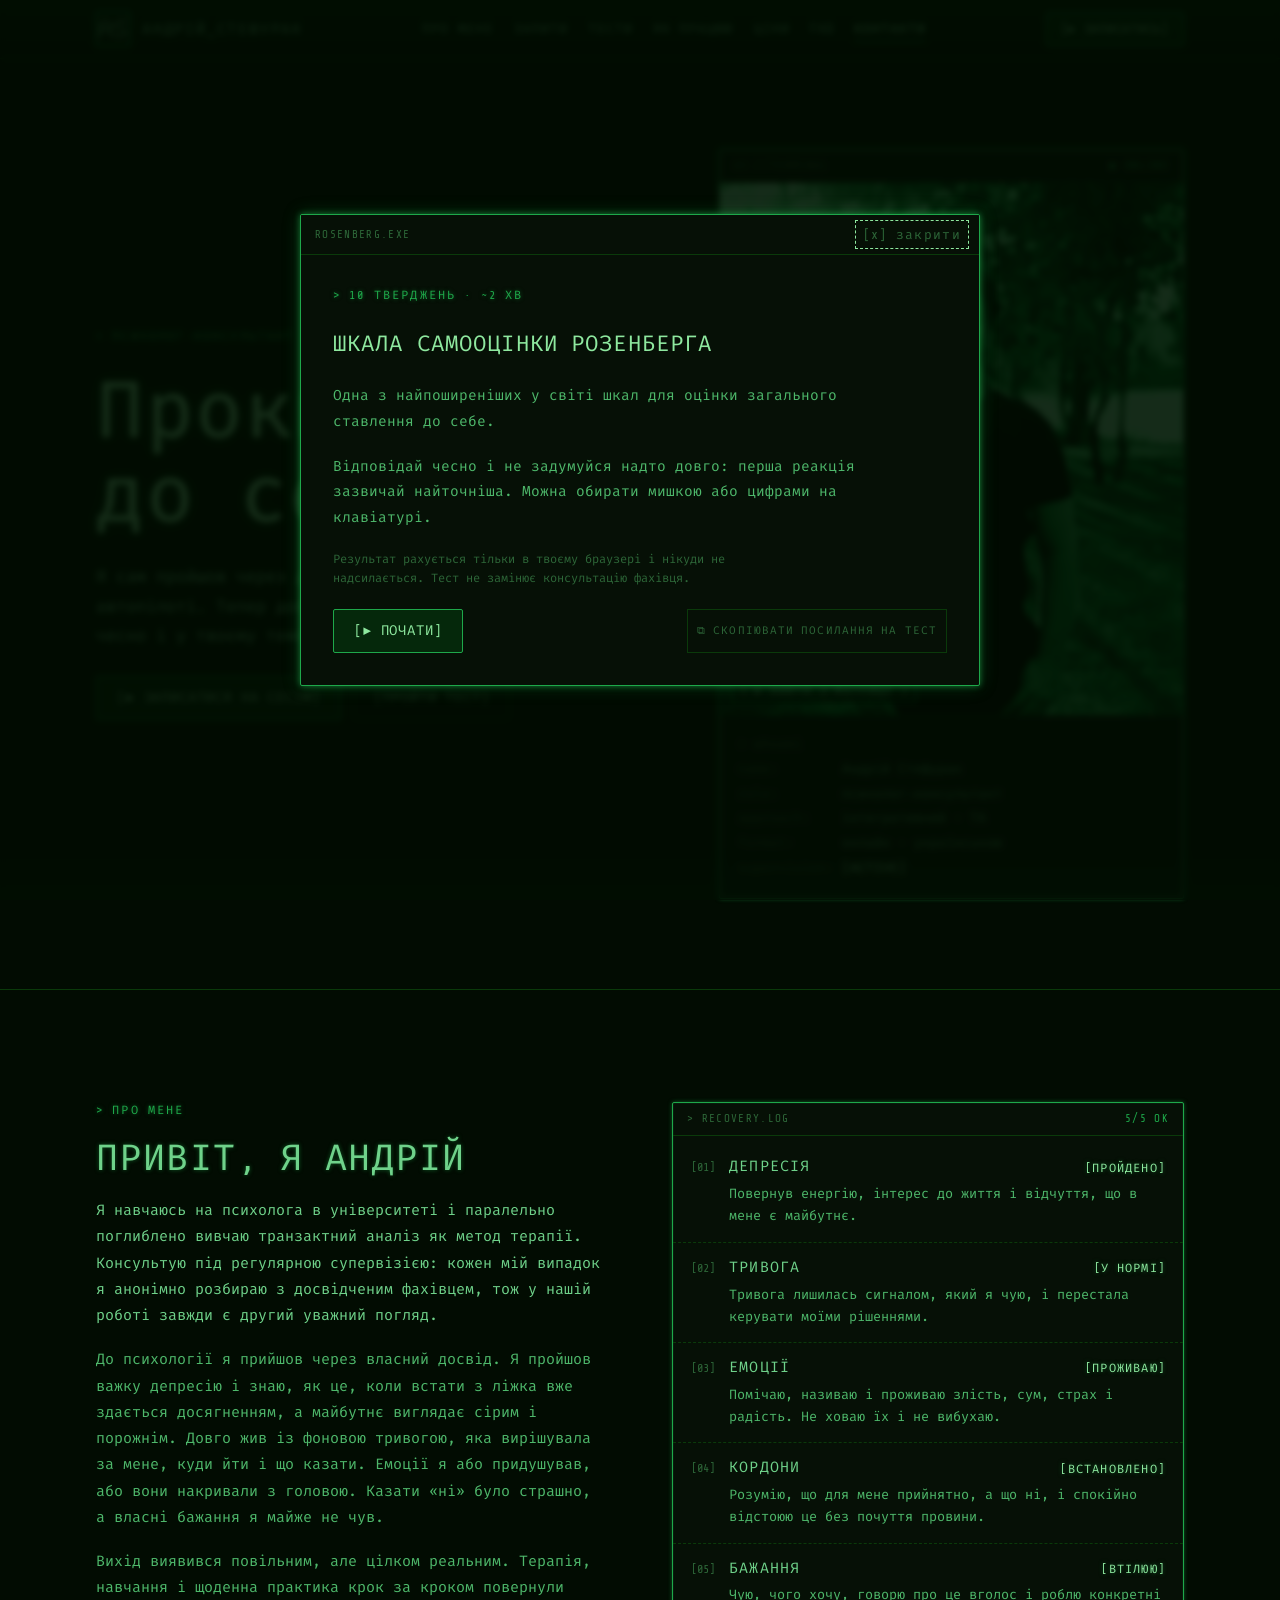
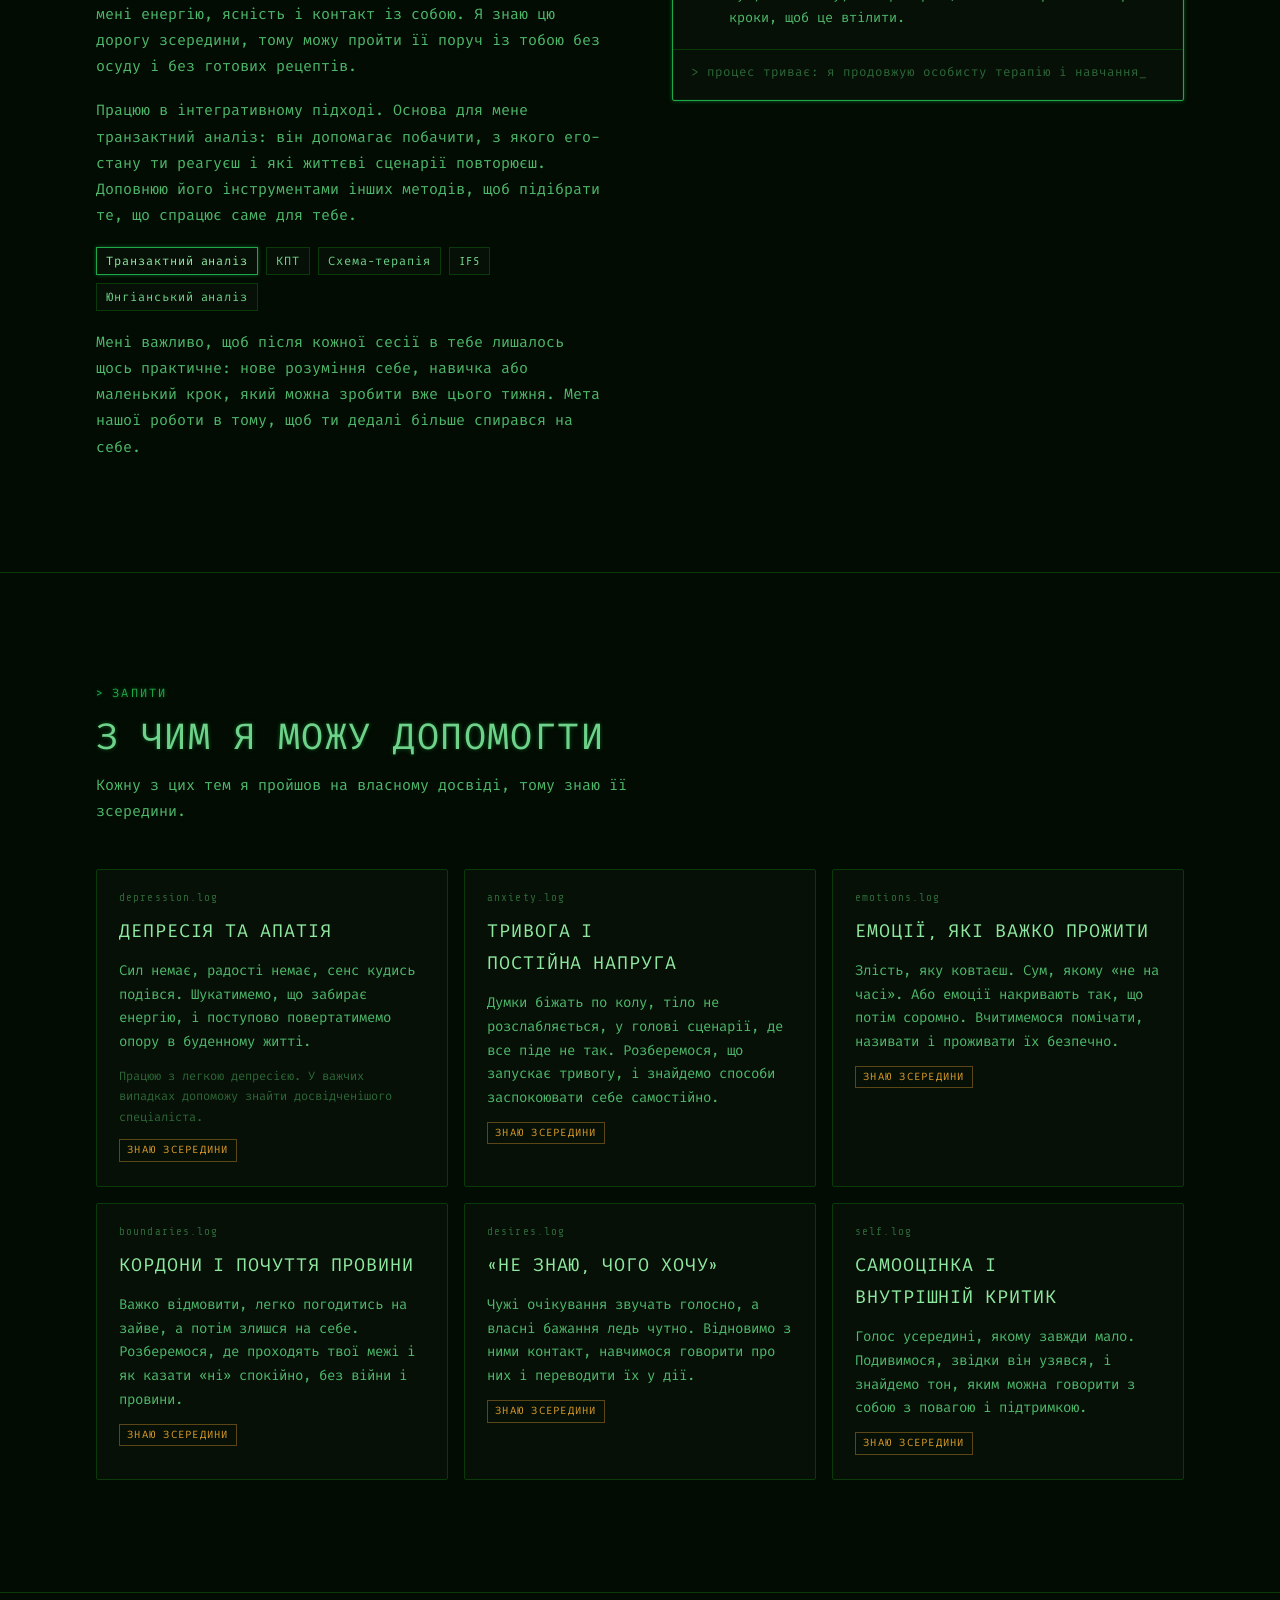
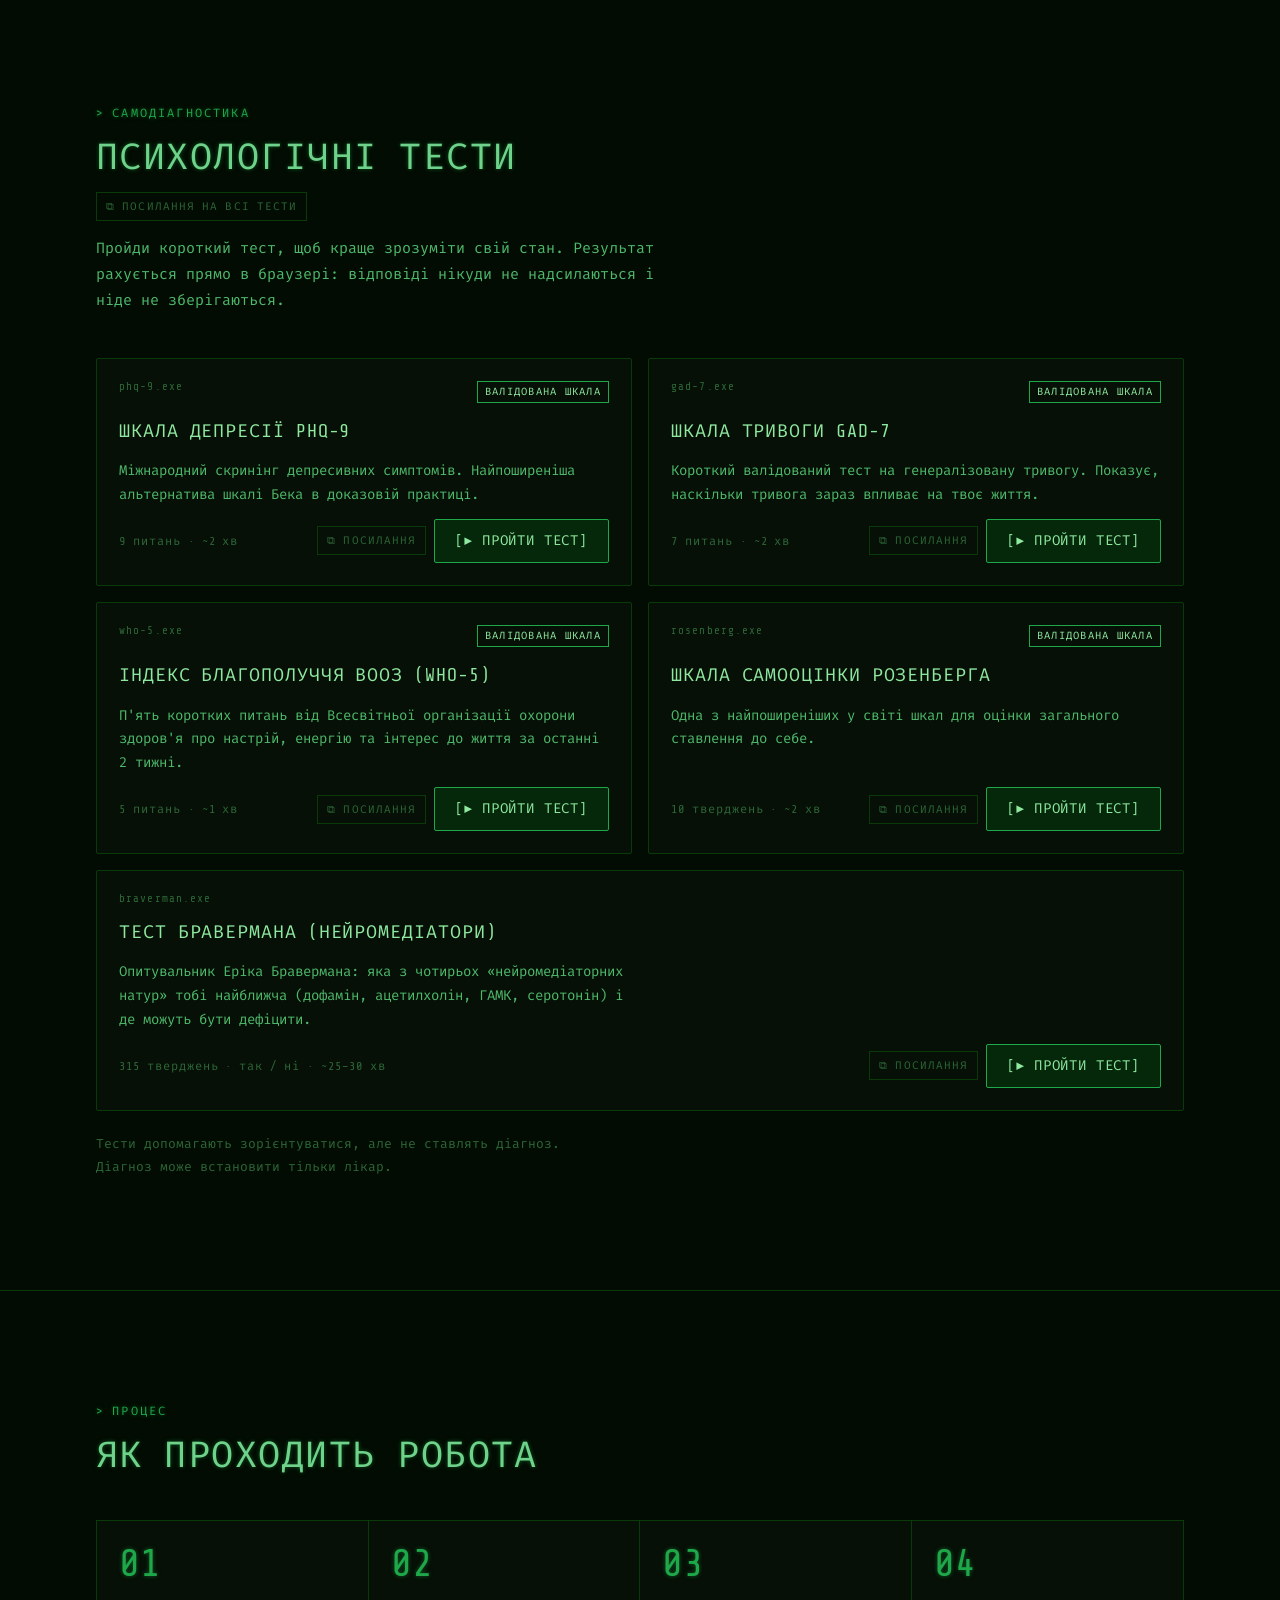
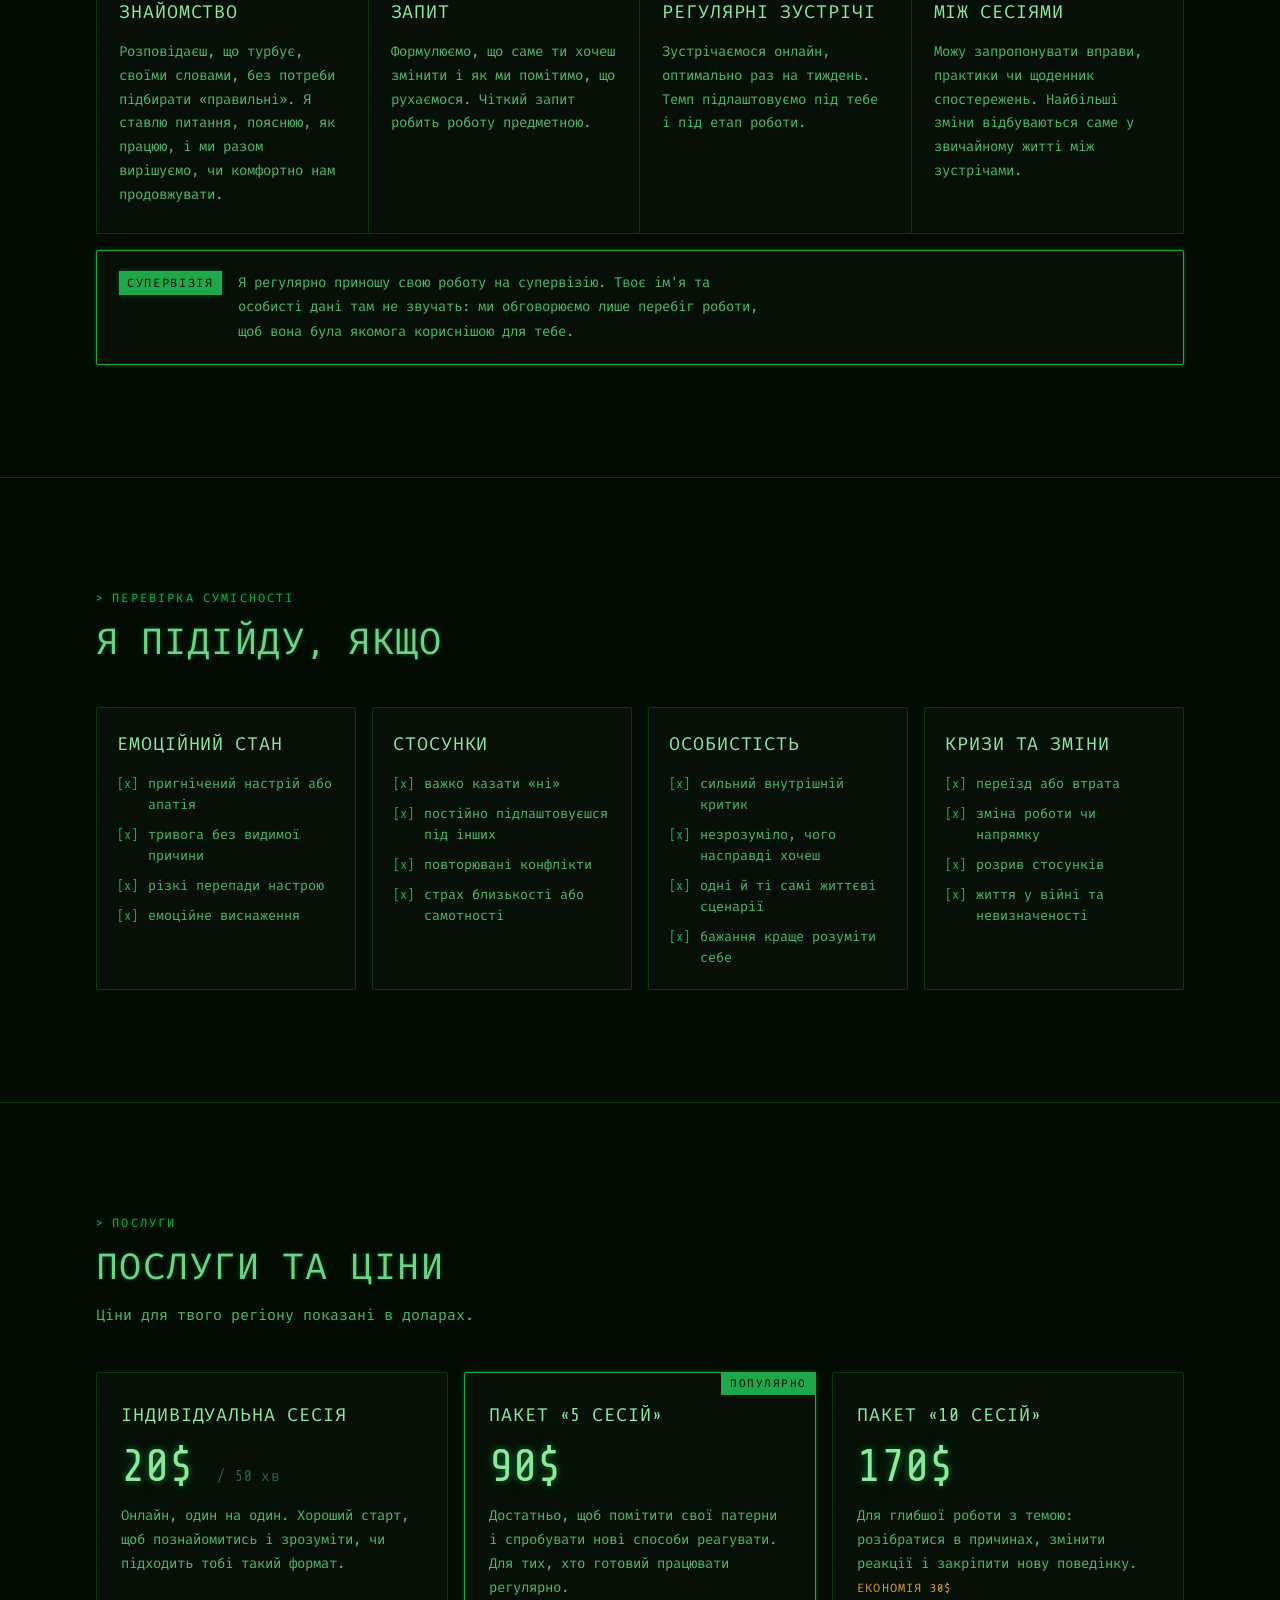
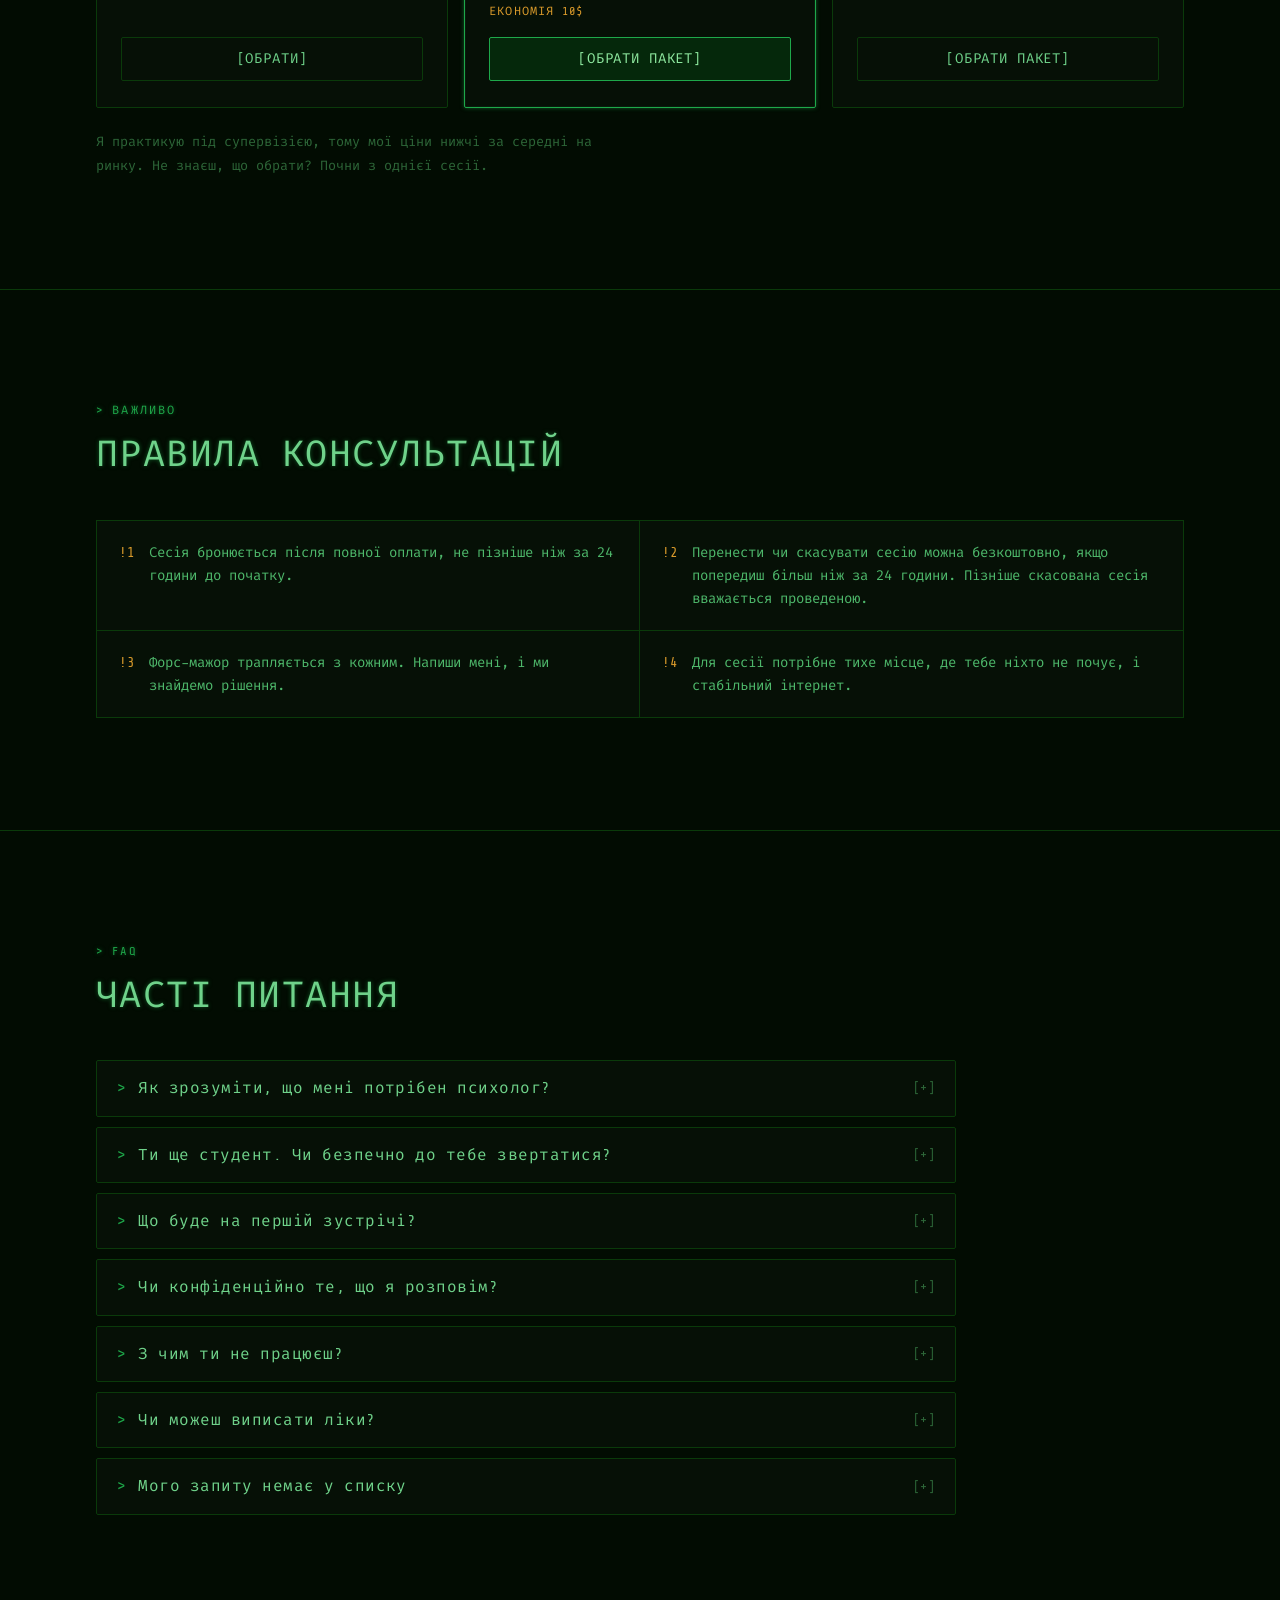
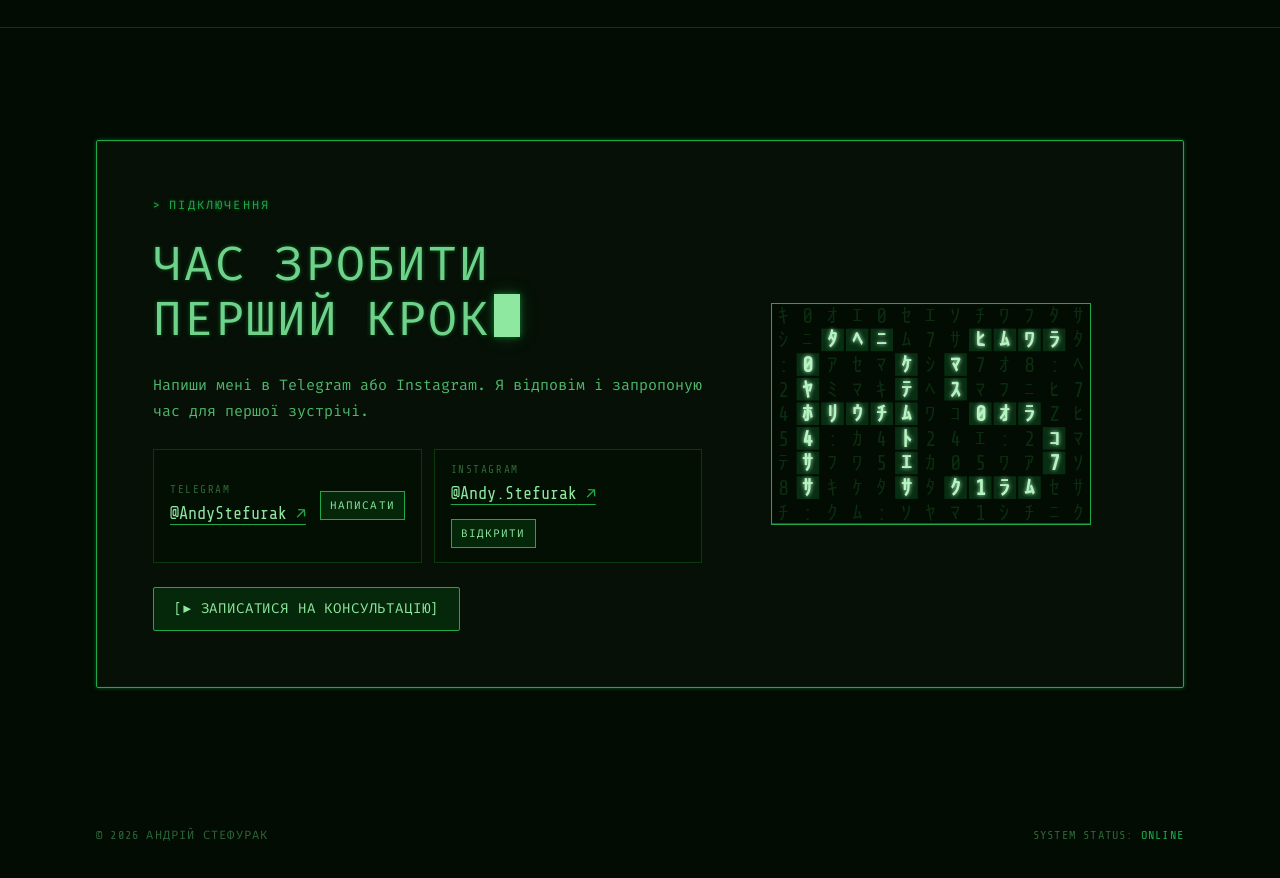
<file: tests/rses/index.html>
<!doctype html>
<html lang="uk">
<head>
<meta charset="utf-8">
<meta name="viewport" content="width=device-width, initial-scale=1, viewport-fit=cover">
<title>Шкала самооцінки Розенберга — тест онлайн | Андрій Стефурак</title>
<meta name="claude:viewport-fit-sides" content="cover">
<meta name="description" content="Одна з найпоширеніших у світі шкал для оцінки загального ставлення до себе.">
<link rel="canonical" href="https://www.andriistefurak.com/tests/rses/">
<meta property="og:type" content="website">
<meta property="og:site_name" content="Андрій Стефурак">
<meta property="og:title" content="Шкала самооцінки Розенберга — тест онлайн | Андрій Стефурак">
<meta property="og:description" content="Одна з найпоширеніших у світі шкал для оцінки загального ставлення до себе.">
<meta property="og:url" content="https://www.andriistefurak.com/tests/rses/">
<meta property="og:image" content="https://www.andriistefurak.com/andrii.jpg">
<meta name="twitter:card" content="summary_large_image">
<link rel="icon" type="image/svg+xml" href="data:image/svg+xml,%3Csvg xmlns=%22http://www.w3.org/2000/svg%22 viewBox=%220 0 52 52%22%3E%3Crect width=%2252%22 height=%2252%22 fill=%22%23020c02%22/%3E%3Cg fill=%22%236fd28a%22%3E%3Crect x=%228%22 y=%2212%22 width=%223.4%22 height=%223.4%22/%3E%3Crect x=%2212%22 y=%2212%22 width=%223.4%22 height=%223.4%22/%3E%3Crect x=%2216%22 y=%2212%22 width=%223.4%22 height=%223.4%22/%3E%3Crect x=%2232%22 y=%2212%22 width=%223.4%22 height=%223.4%22/%3E%3Crect x=%2236%22 y=%2212%22 width=%223.4%22 height=%223.4%22/%3E%3Crect x=%2240%22 y=%2212%22 width=%223.4%22 height=%223.4%22/%3E%3Crect x=%2244%22 y=%2212%22 width=%223.4%22 height=%223.4%22/%3E%3Crect x=%224%22 y=%2216%22 width=%223.4%22 height=%223.4%22/%3E%3Crect x=%2220%22 y=%2216%22 width=%223.4%22 height=%223.4%22/%3E%3Crect x=%2228%22 y=%2216%22 width=%223.4%22 height=%223.4%22/%3E%3Crect x=%224%22 y=%2220%22 width=%223.4%22 height=%223.4%22/%3E%3Crect x=%2220%22 y=%2220%22 width=%223.4%22 height=%223.4%22/%3E%3Crect x=%2228%22 y=%2220%22 width=%223.4%22 height=%223.4%22/%3E%3Crect x=%224%22 y=%2224%22 width=%223.4%22 height=%223.4%22/%3E%3Crect x=%228%22 y=%2224%22 width=%223.4%22 height=%223.4%22/%3E%3Crect x=%2212%22 y=%2224%22 width=%223.4%22 height=%223.4%22/%3E%3Crect x=%2216%22 y=%2224%22 width=%223.4%22 height=%223.4%22/%3E%3Crect x=%2220%22 y=%2224%22 width=%223.4%22 height=%223.4%22/%3E%3Crect x=%2232%22 y=%2224%22 width=%223.4%22 height=%223.4%22/%3E%3Crect x=%2236%22 y=%2224%22 width=%223.4%22 height=%223.4%22/%3E%3Crect x=%2240%22 y=%2224%22 width=%223.4%22 height=%223.4%22/%3E%3Crect x=%224%22 y=%2228%22 width=%223.4%22 height=%223.4%22/%3E%3Crect x=%2220%22 y=%2228%22 width=%223.4%22 height=%223.4%22/%3E%3Crect x=%2244%22 y=%2228%22 width=%223.4%22 height=%223.4%22/%3E%3Crect x=%224%22 y=%2232%22 width=%223.4%22 height=%223.4%22/%3E%3Crect x=%2220%22 y=%2232%22 width=%223.4%22 height=%223.4%22/%3E%3Crect x=%2244%22 y=%2232%22 width=%223.4%22 height=%223.4%22/%3E%3Crect x=%224%22 y=%2236%22 width=%223.4%22 height=%223.4%22/%3E%3Crect x=%2220%22 y=%2236%22 width=%223.4%22 height=%223.4%22/%3E%3Crect x=%2228%22 y=%2236%22 width=%223.4%22 height=%223.4%22/%3E%3Crect x=%2232%22 y=%2236%22 width=%223.4%22 height=%223.4%22/%3E%3Crect x=%2236%22 y=%2236%22 width=%223.4%22 height=%223.4%22/%3E%3Crect x=%2240%22 y=%2236%22 width=%223.4%22 height=%223.4%22/%3E%3C/g%3E%3C/svg%3E">
<link rel="preconnect" href="https://fonts.googleapis.com">
<link rel="preconnect" href="https://fonts.gstatic.com" crossorigin>
<link rel="stylesheet" href="https://fonts.googleapis.com/css2?family=Fira+Code:wght@400;500;600&family=Share+Tech+Mono&display=swap">
<style>
/* Layout: terminal-on-CRT — one centered column of neon-bordered panels over a slow matrix rain, scanlines on top. */
:root {
  --bg: #020c02;
  --bg-2: #040f04;
  --card: #061006;
  --neon: #1ea84a;
  --line: #0a3a0a;
  --fg: #6fd28a;
  --fg-2: #4eb86b;
  --dim: #2d6638;
  --muted: #1a4422;
  --bright: #8ee89f;
  --warn: #d99a2b;
  --danger: #e0645c;
  --glow: 0 0 4px rgba(30, 168, 74, .5);
  --glow-strong: 0 0 6px rgba(30, 168, 74, .65), 0 0 18px rgba(30, 168, 74, .25);
  --font-display: "Share Tech Mono", "Fira Code", "Courier New", monospace;
  --font-body: "Fira Code", "Courier New", monospace;
  --radius: 2px;
  --wrap: 1120px;
  color-scheme: dark;
}

* { box-sizing: border-box; }
html { scroll-behavior: smooth; scroll-padding-top: 84px; }
body {
  margin: 0;
  background: var(--bg);
  color: var(--fg-2);
  font: 400 15px/1.75 var(--font-body);
  -webkit-font-smoothing: antialiased;
  overflow-x: hidden;
}
body::before {
  content: ""; position: fixed; inset: 0 0 auto; height: env(safe-area-inset-top, 0px);
  z-index: 60; background: var(--bg);
}
::selection { background: var(--neon); color: var(--bg); }
a { color: var(--bright); text-decoration: none; }
a:hover { text-shadow: var(--glow); }
:focus-visible { outline: 1px dashed var(--bright); outline-offset: 3px; }

/* ── atmosphere ─────────────────────────────── */
#rain { position: fixed; inset: 0; width: 100%; height: 100%; z-index: 0; opacity: .2; pointer-events: none; }
.scanlines::before, .scanlines::after { content: ""; position: fixed; inset: 0; pointer-events: none; z-index: 50; }
.scanlines::before {
  mix-blend-mode: screen;
  background: repeating-linear-gradient(rgba(0,0,0,0) 0, rgba(0,0,0,0) 2px, rgba(0,255,65,.03) 3px, rgba(0,0,0,0) 4px);
}
.scanlines::after {
  background: linear-gradient(rgba(0,255,65,.06), rgba(0,0,0,0) 6%, rgba(0,0,0,0) 94%, rgba(0,255,65,.06));
}
main, header, footer { position: relative; z-index: 2; }

.wrap {
  max-width: var(--wrap); margin: 0 auto;
  padding-left: max(16px, env(safe-area-inset-left, 0px));
  padding-right: max(16px, env(safe-area-inset-right, 0px));
}

/* ── type ───────────────────────────────────── */
h1, h2, h3 { font-family: var(--font-display); font-weight: 400; color: var(--fg); margin: 0; text-wrap: balance; }
h1 { font-size: clamp(2.6rem, 7vw, 5rem); line-height: 1.02; letter-spacing: .02em; color: var(--bright); text-shadow: var(--glow-strong); }
h2 { font-size: clamp(1.6rem, 3.6vw, 2.3rem); line-height: 1.15; letter-spacing: .04em; text-transform: uppercase; text-shadow: var(--glow); }
h3 { font-size: 1.15rem; letter-spacing: .05em; text-transform: uppercase; color: var(--bright); }
p { margin: 0; max-width: 65ch; }
.eyebrow { font: 400 12px/1.4 var(--font-display); letter-spacing: .18em; text-transform: uppercase; color: var(--neon); text-shadow: var(--glow); }
.cursor { display: inline-block; width: .55em; height: .9em; margin-left: .08em; background: var(--bright); box-shadow: var(--glow-strong); vertical-align: -.05em; animation: blink 1.05s steps(1) infinite; }
@keyframes blink { 50% { opacity: 0; } }

/* ── buttons ────────────────────────────────── */
.btn {
  display: inline-flex; align-items: center; gap: .5em;
  font: 400 .88rem/1 var(--font-display); letter-spacing: .06em; text-transform: uppercase;
  padding: 14px 20px; border: 1px solid var(--neon); border-radius: var(--radius);
  background: rgba(0,255,65,.1); color: var(--bright); cursor: pointer;
  transition: background .15s, box-shadow .15s;
}
.btn:hover { background: rgba(0,255,65,.18); box-shadow: var(--glow-strong); text-shadow: none; }
.btn--ghost { background: transparent; border-color: var(--line); color: var(--fg); }
.btn--ghost:hover { border-color: var(--neon); background: rgba(0,255,65,.06); }

/* ── header ─────────────────────────────────── */
.top {
  position: sticky; top: env(safe-area-inset-top, 0px); z-index: 40;
  background: rgba(2,12,2,.88); backdrop-filter: blur(6px);
  border-bottom: 1px solid var(--line);
}
.top .wrap { display: flex; align-items: center; justify-content: space-between; gap: 20px; padding-block: 12px; }
.brand { display: flex; align-items: center; gap: 12px; color: var(--fg); font: 400 15px/1 var(--font-display); letter-spacing: .12em; }
.brand svg { width: 34px; height: 34px; flex: none; border: 1px solid var(--neon); box-shadow: var(--glow); }
.nav { display: flex; gap: 20px; font: 400 13px/1 var(--font-display); letter-spacing: .08em; text-transform: uppercase; }
.nav a { color: var(--fg); padding: 6px 0; border-bottom: 1px solid transparent; transition: color .15s, border-color .15s; }
.nav a:hover, .nav a.active { color: var(--bright); border-bottom-color: var(--neon); text-shadow: var(--glow); }
.top-actions { display: flex; align-items: center; gap: 8px; }
.top .btn { padding: 10px 14px; font-size: .78rem; }
.menu-btn { display: none; }
@media (max-width: 900px) {
  .menu-btn { display: inline-flex; }
  .nav {
    display: none; position: absolute; top: 100%; left: 0; right: 0; flex-direction: column; gap: 0;
    background: var(--bg); border-bottom: 1px solid var(--neon); box-shadow: var(--glow);
    padding-block: 6px 14px;
    padding-left: max(16px, env(safe-area-inset-left, 0px)); padding-right: max(16px, env(safe-area-inset-right, 0px));
  }
  .nav.open { display: flex; }
  .nav a { padding: 15px 0; border-bottom: 1px solid var(--line); font-size: 14px; }
  .nav a::before { content: "> "; color: var(--neon); }
}
@media (max-width: 420px) { .brand span { display: none; } }

/* ── sections ───────────────────────────────── */
section { padding-block: clamp(64px, 9vw, 112px); border-bottom: 1px solid var(--line); }
.section-head { display: grid; gap: 14px; margin-bottom: 44px; }

.panel { background: var(--card); border: 1px solid var(--line); border-radius: var(--radius); }
.panel--neon { border-color: var(--neon); box-shadow: inset 0 0 0 1px rgba(30,168,74,.08), var(--glow); }
.panel-bar {
  display: flex; justify-content: space-between; align-items: center; gap: 12px; padding: 9px 14px;
  border-bottom: 1px solid var(--line); font: 400 11px/1.3 var(--font-display); letter-spacing: .12em; text-transform: uppercase; color: var(--dim);
}
.panel-bar b { color: var(--neon); font-weight: 400; }

/* ── hero ───────────────────────────────────── */
.hero { padding-block: clamp(48px, 7vw, 96px); }
.hero .wrap { display: grid; grid-template-columns: minmax(0, 1.2fr) minmax(0, 1fr); gap: clamp(32px, 5vw, 72px); align-items: center; }
.hero-copy { display: grid; gap: 26px; min-width: 0; }
.hero-copy .lead { font-size: 1.05rem; color: var(--fg); }
.hero-actions { display: flex; flex-wrap: wrap; gap: 12px; }
.hero-card { min-width: 0; }

.photo { position: relative; display: block; width: 100%; padding: 0; border: 0; border-bottom: 1px solid var(--line); background: var(--bg); cursor: default; -webkit-user-select: none; user-select: none; -webkit-touch-callout: none; overflow: hidden; aspect-ratio: 4 / 4.6; max-width: 100%; }
.photo img { display: block; width: 100%; height: 100%; object-fit: cover; object-position: 50% 22%; filter: grayscale(1) contrast(1.15) brightness(.85); transition: filter .6s ease; }
.photo::before { content: ""; position: absolute; inset: 0; background: var(--neon); mix-blend-mode: color; opacity: 1; transition: opacity .6s ease; z-index: 1; }
.photo::after { content: ""; position: absolute; inset: 0; z-index: 2; pointer-events: none;
  background: repeating-linear-gradient(rgba(2,12,2,0) 0, rgba(2,12,2,0) 2px, rgba(2,12,2,.35) 3px, rgba(2,12,2,0) 4px); transition: opacity .6s ease; }
.photo img { pointer-events: none; }
.photo .hint:hover { background: var(--neon); color: var(--bg); text-shadow: none; }
.photo .hint { position: absolute; cursor: pointer; left: 12px; bottom: 12px; z-index: 3; font: 400 11px/1 var(--font-display); letter-spacing: .12em; text-transform: uppercase;
  color: var(--bright); background: rgba(2,12,2,.8); border: 1px solid var(--neon); padding: 6px 8px; }
.photo.is-real img { filter: none; }
.photo.is-real::before, .photo.is-real::after { opacity: 0; }
@media (hover: hover) {
  .photo:hover img { filter: none; }
  .photo:hover::before, .photo:hover::after { opacity: 0; }
}

.whoami { margin: 0; padding: 16px 18px 18px; font: 400 13px/1.9 var(--font-body); color: var(--fg-2); overflow-x: auto; }
.whoami .k { color: var(--dim); }
.whoami .ok { color: var(--bright); text-shadow: var(--glow); }
@media (max-width: 860px) { .hero .wrap { grid-template-columns: minmax(0, 1fr); } .hero-card { max-width: 460px; } }

/* ── about ──────────────────────────────────── */
.about .wrap { display: grid; grid-template-columns: minmax(0, 1fr) minmax(0, 1fr); gap: clamp(32px, 5vw, 64px); align-items: start; }
.about-copy { display: grid; gap: 18px; min-width: 0; }
.about-copy p:first-of-type { color: var(--fg); }
.methods { display: flex; flex-wrap: wrap; gap: 8px; }
.methods span { font: 400 12px/1 var(--font-display); letter-spacing: .08em; border: 1px solid var(--line); background: var(--card); color: var(--fg); padding: 7px 9px; }
.methods span.main { border-color: var(--neon); color: var(--bright); box-shadow: var(--glow); }
.log { min-width: 0; }
.log ol { list-style: none; margin: 0; padding: 6px 0; }
.log li { display: grid; grid-template-columns: auto minmax(0, 1fr); gap: 4px 14px; padding: 14px 18px; border-bottom: 1px dashed var(--line); }
.log li:last-child { border-bottom: 0; }
.log .n { font: 400 12px/1.9 var(--font-display); color: var(--dim); }
.log .row { display: flex; flex-wrap: wrap; justify-content: space-between; gap: 4px 12px; font: 400 15px/1.5 var(--font-display); letter-spacing: .08em; color: var(--fg); }
.log .st { color: var(--bright); text-shadow: var(--glow); font-size: 12px; letter-spacing: .1em; align-self: center; }
.log li p { grid-column: 2; font-size: 13.5px; line-height: 1.65; color: var(--fg-2); }
.log-foot { padding: 12px 18px 16px; border-top: 1px solid var(--line); font-size: 12.5px; color: var(--dim); }
@media (max-width: 860px) { .about .wrap { grid-template-columns: minmax(0, 1fr); } }

/* ── cards ──────────────────────────────────── */
.grid-3 { display: grid; grid-template-columns: repeat(3, minmax(0, 1fr)); gap: 16px; }
@media (max-width: 960px) { .grid-3 { grid-template-columns: repeat(2, minmax(0, 1fr)); } }
@media (max-width: 620px) { .grid-3 { grid-template-columns: minmax(0, 1fr); } }
.card { display: grid; align-content: start; gap: 12px; padding: 22px 22px 24px; transition: border-color .15s, box-shadow .15s; }
.card:hover { border-color: var(--neon); box-shadow: var(--glow); }
.card .file { font: 400 11px/1 var(--font-display); letter-spacing: .1em; color: var(--dim); }
.card p { font-size: 14px; line-height: 1.7; }
.tag { justify-self: start; font: 400 10.5px/1 var(--font-display); letter-spacing: .12em; text-transform: uppercase; color: var(--warn); border: 1px solid rgba(217,154,43,.4); padding: 5px 7px; }

/* ── tests ──────────────────────────────────── */
.tests { display: grid; grid-template-columns: repeat(2, minmax(0, 1fr)); gap: 16px; }
.tests > :last-child:nth-child(odd) { grid-column: 1 / -1; }
@media (max-width: 720px) { .tests { grid-template-columns: minmax(0, 1fr); } }
.test-card { display: grid; grid-template-rows: auto auto 1fr auto; gap: 12px; padding: 22px; }
.test-card .head { display: flex; justify-content: space-between; gap: 10px; flex-wrap: wrap; }
.test-card .kind { font: 400 10.5px/1 var(--font-display); letter-spacing: .12em; text-transform: uppercase; padding: 5px 7px; border: 1px solid var(--neon); color: var(--bright); }
.test-card p { font-size: 14px; line-height: 1.7; }
.test-card .foot { display: flex; justify-content: space-between; align-items: center; gap: 12px; flex-wrap: wrap; }
.test-card .foot-actions { display: flex; gap: 8px; align-items: center; flex-wrap: wrap; }
.test-card .meta { font: 400 12px/1 var(--font-display); letter-spacing: .08em; color: var(--dim); }
.tests-note { margin-top: 22px; color: var(--dim); font-size: 13px; }

/* test dialog */
.dlg { width: min(680px, calc(100vw - 32px)); max-height: calc(100dvh - 32px); padding: 0; border: 1px solid var(--neon); border-radius: var(--radius);
  background: var(--card); color: var(--fg-2); box-shadow: var(--glow-strong); overflow: auto; }
.dlg::backdrop { background: rgba(2,12,2,.86); backdrop-filter: blur(3px); }
.dlg { overscroll-behavior: contain; }
html.is-locked, html.is-locked body { overflow: hidden; }
html.is-locked body { touch-action: none; }
html.is-locked .dlg { touch-action: pan-y; }
.opts.scale10 { grid-template-columns: repeat(11, minmax(0, 1fr)); gap: 4px; }
.opts.scale10 .opt { grid-template-columns: 1fr; justify-items: center; padding: 14px 0; font: 400 1rem/1 var(--font-display); }
.scale-ends { display: flex; justify-content: space-between; gap: 12px; font-size: 12px; color: var(--dim); }
@media (max-width: 520px) { .opts.scale10 { grid-template-columns: repeat(6, minmax(0, 1fr)); } }
.bars { display: grid; gap: 10px; }
.bar-row { display: grid; grid-template-columns: 13em minmax(0, 1fr) 3.6em; gap: 12px; align-items: center; font: 400 13px/1.3 var(--font-display); letter-spacing: .03em; color: var(--fg); }
.bar-row .track { height: 12px; background: var(--bg-2); border: 1px solid var(--line); }
.bar-row .track i { display: block; height: 100%; background: var(--neon); box-shadow: var(--glow); }
.bar-row.low, .bar-row.warn { color: var(--warn); }
.bar-row.dim { color: var(--dim); }
.bar-row.dim .track i { opacity: .45; }
.bar-row.low .track i, .bar-row.warn .track i { background: var(--warn); box-shadow: none; }
.bar-row .v { text-align: right; color: var(--dim); font-variant-numeric: tabular-nums; }
@media (max-width: 480px) { .bar-row { grid-template-columns: minmax(0, 1fr) 3.6em; } .bar-row .track { grid-column: 1 / -1; grid-row: 2; } }
.dlg .panel-bar { position: sticky; top: 0; background: var(--card); z-index: 1; }
.x { background: none; border: 0; color: var(--dim); font: 400 13px/1 var(--font-display); letter-spacing: .1em; cursor: pointer; padding: 4px; }
.x:hover { color: var(--bright); }
.dlg-body { padding: clamp(20px, 4vw, 32px); display: grid; gap: 20px; }
.dlg-body h3 { font-size: 1.4rem; }
.dlg-body p { font-size: 14.5px; }
.progress { display: grid; gap: 8px; }
.progress .count { font: 400 12px/1 var(--font-display); letter-spacing: .12em; color: var(--dim); }
.progress .bar { height: 4px; background: var(--line); }
.progress .bar i { display: block; height: 100%; background: var(--neon); box-shadow: var(--glow); transition: width .2s; }
.q-prompt { font-size: 13px; color: var(--dim); }
.q-text { font: 400 1.25rem/1.45 var(--font-display); color: var(--bright); letter-spacing: .02em; }
.opts { display: grid; gap: 8px; }
.opt { display: grid; grid-template-columns: auto minmax(0, 1fr); gap: 12px; align-items: center; text-align: left; width: 100%;
  padding: 13px 16px; background: var(--bg-2); border: 1px solid var(--line); color: var(--fg); font: 400 14px/1.4 var(--font-body); cursor: pointer; }
.opt:hover { border-color: var(--neon); background: rgba(0,255,65,.06); }
.opt.sel { border-color: var(--neon); background: rgba(0,255,65,.12); color: var(--bright); box-shadow: var(--glow); }
.opt kbd { font: 400 12px/1 var(--font-display); color: var(--neon); }
.dlg-nav { display: flex; justify-content: space-between; gap: 12px; flex-wrap: wrap; }
.score { display: flex; align-items: baseline; gap: 12px; flex-wrap: wrap; }
.score b { font: 400 3.4rem/1 var(--font-display); color: var(--bright); text-shadow: var(--glow-strong); font-variant-numeric: tabular-nums; }
.score span { font: 400 14px/1 var(--font-display); color: var(--dim); letter-spacing: .08em; }
.band { font: 400 1.1rem/1.3 var(--font-display); letter-spacing: .08em; text-transform: uppercase; color: var(--bright); }
.scale { display: grid; grid-template-columns: repeat(var(--n), minmax(0, 1fr)); gap: 3px; }
.scale div { overflow-wrap: break-word; hyphens: auto; padding-top: 8px; border-top: 4px solid var(--line); font: 400 10.5px/1.3 var(--font-display); color: var(--dim); letter-spacing: .04em; }
.scale div.on { border-color: var(--neon); color: var(--bright); box-shadow: 0 -4px 8px -4px rgba(30,168,74,.7); }
@media (max-width: 640px) {
  .scale { grid-template-columns: minmax(0, 1fr); gap: 4px; }
  .scale div { padding: 4px 0 4px 12px; border-top: 0; border-left: 4px solid var(--line); font-size: 12px; }
  .scale div.on { box-shadow: -4px 0 8px -4px rgba(30,168,74,.7); }
}
.alert { border: 1px solid var(--danger); background: rgba(224,100,92,.08); padding: 14px 16px; color: #f2b2ad; font-size: 14px; line-height: 1.65; }
.alert b { color: #ffd4d0; font-weight: 500; }
.fine { font-size: 12px !important; color: var(--dim); line-height: 1.6; }
.btn:disabled { opacity: .45; cursor: not-allowed; box-shadow: none; background: transparent; }

/* ── process ────────────────────────────────── */
.steps { display: grid; grid-template-columns: repeat(4, minmax(0, 1fr)); gap: 0; border: 1px solid var(--line); background: var(--card); }
.step { display: grid; align-content: start; gap: 12px; padding: 24px 22px 26px; border-right: 1px solid var(--line); }
.step:last-child { border-right: 0; }
.step .num { font: 400 2.4rem/1 var(--font-display); color: var(--neon); text-shadow: var(--glow); }
.step p { font-size: 14px; line-height: 1.7; }
@media (max-width: 960px) {
  .steps { grid-template-columns: repeat(2, minmax(0, 1fr)); }
  .step:nth-child(2) { border-right: 0; }
  .step:nth-child(-n+2) { border-bottom: 1px solid var(--line); }
}
@media (max-width: 560px) {
  .steps { grid-template-columns: minmax(0, 1fr); }
  .step { border-right: 0; border-bottom: 1px solid var(--line); }
  .step:last-child { border-bottom: 0; }
}
.note { margin-top: 16px; display: grid; grid-template-columns: auto minmax(0, 1fr); gap: 16px; align-items: start; padding: 20px 22px; }
.note .badge { font: 400 12px/1 var(--font-display); letter-spacing: .14em; color: var(--bg); background: var(--neon); padding: 6px 8px; box-shadow: var(--glow); }
.note p { font-size: 14px; }
@media (max-width: 560px) { .note { grid-template-columns: minmax(0, 1fr); } .note .badge { justify-self: start; } }

/* ── fit list ───────────────────────────────── */
.fit { display: grid; grid-template-columns: repeat(4, minmax(0, 1fr)); gap: 16px; }
@media (max-width: 960px) { .fit { grid-template-columns: repeat(2, minmax(0, 1fr)); } }
@media (max-width: 520px) { .fit { grid-template-columns: minmax(0, 1fr); } }
.fit .panel { padding: 20px; display: grid; align-content: start; gap: 14px; }
.fit ul { list-style: none; margin: 0; padding: 0; display: grid; gap: 9px; }
.fit li { display: grid; grid-template-columns: auto minmax(0, 1fr); gap: 10px; font-size: 13.5px; line-height: 1.55; }
.fit li::before { content: "[x]"; font-family: var(--font-display); color: var(--neon); }

/* ── pricing ────────────────────────────────── */
.prices { display: grid; grid-template-columns: repeat(3, minmax(0, 1fr)); gap: 16px; align-items: stretch; }
@media (max-width: 900px) { .prices { grid-template-columns: minmax(0, 1fr); max-width: 520px; } }
.price { position: relative; display: grid; grid-template-rows: auto auto 1fr auto; gap: 14px; padding: 26px 24px; }
.price .amount { font: 400 2.8rem/1 var(--font-display); color: var(--bright); text-shadow: var(--glow-strong); font-variant-numeric: tabular-nums; }
.price .amount small { font-size: .9rem; color: var(--dim); letter-spacing: .06em; text-shadow: none; }
.price p { font-size: 14px; line-height: 1.7; }
.price .save { font: 400 12px/1 var(--font-display); letter-spacing: .1em; text-transform: uppercase; color: var(--warn); }
.price .btn { justify-content: center; }
.ribbon { position: absolute; top: -1px; right: -1px; font: 400 11px/1 var(--font-display); letter-spacing: .14em; background: var(--neon); color: var(--bg); padding: 6px 9px; }
.cur { display: inline-flex; border: 1px solid var(--line); margin-bottom: 22px; }
.cur button { font: 400 12px/1 var(--font-display); letter-spacing: .12em; padding: 10px 14px; background: transparent; color: var(--dim); border: 0; cursor: pointer; }
.cur button[aria-pressed="true"] { background: rgba(0,255,65,.12); color: var(--bright); box-shadow: inset 0 0 0 1px var(--neon); }
.prices-note { margin-top: 22px; color: var(--dim); font-size: 13.5px; }

/* ── rules ──────────────────────────────────── */
.rules { display: grid; grid-template-columns: repeat(2, minmax(0, 1fr)); gap: 0; margin: 0; padding: 0; border: 1px solid var(--line); background: var(--card); counter-reset: r; }
.rules li { list-style: none; display: grid; grid-template-columns: auto minmax(0, 1fr); gap: 14px; padding: 20px 22px; border-bottom: 1px solid var(--line); font-size: 14px; line-height: 1.65; }
.rules li:nth-child(odd) { border-right: 1px solid var(--line); }
.rules li:nth-last-child(-n+2) { border-bottom: 0; }
.rules li::before { counter-increment: r; content: "!" counter(r); font-family: var(--font-display); color: var(--warn); }
@media (max-width: 720px) {
  .rules { grid-template-columns: minmax(0, 1fr); }
  .rules li:nth-child(odd) { border-right: 0; }
  .rules li:nth-last-child(2) { border-bottom: 1px solid var(--line); }
}

/* ── faq ────────────────────────────────────── */
.faq { display: grid; gap: 10px; max-width: 860px; }
.faq details { background: var(--card); border: 1px solid var(--line); border-radius: var(--radius); }
.faq details[open] { border-color: var(--neon); box-shadow: var(--glow); }
.faq summary {
  list-style: none; cursor: pointer; display: grid; grid-template-columns: auto minmax(0, 1fr) auto; gap: 12px; align-items: center;
  padding: 16px 20px; color: var(--fg); font: 400 1rem/1.4 var(--font-display); letter-spacing: .03em;
}
.faq summary::-webkit-details-marker { display: none; }
.faq summary::before { content: ">"; color: var(--neon); }
.faq summary::after { content: "[+]"; color: var(--dim); font-size: 13px; }
.faq details[open] summary::after { content: "[–]"; color: var(--neon); }
.faq summary:hover { color: var(--bright); }
.faq details > div { padding: 0 20px 18px 42px; font-size: 14px; line-height: 1.75; display: grid; gap: 10px; }
.faq .hotline { color: var(--bright); }

/* ── contact ────────────────────────────────── */
.contact { border-bottom: 0; }
.contact .panel { padding: clamp(28px, 5vw, 56px); display: grid; grid-template-columns: minmax(0, 1.4fr) minmax(0, 1fr); gap: 32px; align-items: center; }
.contact-copy { display: grid; gap: 24px; justify-items: start; min-width: 0; }
.contact h2 { font-size: clamp(1.8rem, 4.4vw, 3rem); }
.contact .logo-big { width: 100%; max-width: 320px; height: auto; justify-self: center; }
@media (max-width: 820px) { .contact .panel { grid-template-columns: minmax(0, 1fr); } .contact .logo-big { max-width: 240px; justify-self: start; } }
.contacts { display: grid; grid-template-columns: repeat(2, minmax(0, 1fr)); gap: 12px; width: 100%; }
@media (max-width: 560px) { .contacts { grid-template-columns: minmax(0, 1fr); } }
.contact-row { display: flex; flex-wrap: wrap; justify-content: space-between; align-items: center; gap: 12px; padding: 14px 16px; border: 1px solid var(--line); background: var(--bg-2); }
.contact-row .lbl { font: 400 11px/1 var(--font-display); letter-spacing: .14em; color: var(--dim); text-transform: uppercase; margin-bottom: 6px; }
.contact-row .handle { font: 400 1.05rem/1.2 var(--font-display); white-space: nowrap; color: var(--bright);
  text-decoration: underline; text-decoration-color: var(--neon); text-decoration-thickness: 1px; text-underline-offset: 5px; }
.contact-row .handle::after { content: " ↗"; color: var(--neon); }
.contact-row .handle:hover { background: var(--neon); color: var(--bg); text-decoration: none; text-shadow: none; }
.contact-row .handle:hover::after { color: var(--bg); }
.open { font: 400 11px/1 var(--font-display); letter-spacing: .1em; text-transform: uppercase; color: var(--bright); border: 1px solid var(--neon); background: rgba(0,255,65,.1); padding: 8px 9px; white-space: nowrap; }
.open:hover { background: var(--neon); color: var(--bg); text-shadow: none; }
.copy { font: 400 11px/1 var(--font-display); letter-spacing: .1em; text-transform: uppercase; background: transparent; color: var(--dim); border: 1px solid var(--line); padding: 8px 9px; cursor: pointer; }
.copy:hover { color: var(--bright); border-color: var(--neon); }

footer .wrap { display: flex; flex-wrap: wrap; justify-content: space-between; gap: 10px; padding-block: 26px 34px; font: 400 12px/1.5 var(--font-display); letter-spacing: .1em; color: var(--dim); text-transform: uppercase; }
footer .on { color: var(--neon); }

@media (prefers-reduced-motion: reduce) {
  html { scroll-behavior: auto; }
  .cursor { animation: none; }
  #rain { display: none; }
  .photo img, .photo::before, .photo::after { transition: none; }
}
</style>
</head>
<body class="scanlines" data-open-test="rses">
<canvas id="rain" aria-hidden="true"></canvas>

<header class="top">
  <div class="wrap">
    <a class="brand" href="#top" aria-label="Андрій Стефурак — на початок">
      <svg id="logo-mini" viewBox="0 0 52 52" aria-hidden="true"></svg>
      <span>АНДРІЙ_СТЕФУРАК</span>
    </a>
    <nav class="nav" id="nav" aria-label="Розділи">
      <a href="#about">Про мене</a>
      <a href="#help">Запити</a>
      <a href="#tests">Тести</a>
      <a href="#process">Як працюю</a>
      <a href="#prices">Ціни</a>
      <a href="#faq">FAQ</a>
      <a href="#contact">Контакти</a>
    </nav>
    <div class="top-actions">
      <a class="btn" href="https://t.me/AndyStefurak" target="_blank" rel="noopener">[▶ Записатись]</a>
      <button class="btn btn--ghost menu-btn" type="button" id="menu-btn" aria-expanded="false" aria-controls="nav">[≡ Меню]</button>
    </div>
  </div>
</header>

<main id="top">

  <!-- HERO -->
  <section class="hero">
    <div class="wrap">
      <div class="hero-copy">
        <div class="eyebrow">&gt; Психолог-консультант // практика під супервізією</div>
        <h1>Прокинься<br>до себе.<span class="cursor" aria-hidden="true"></span></h1>
        <p class="lead">Я сам пройшов через депресію, тривогу і роки життя на автопілоті. Тепер допомагаю іншим знайти вихід: уважно, чесно і у твоєму темпі.</p>
        <div class="hero-actions">
          <a class="btn" href="https://t.me/AndyStefurak" target="_blank" rel="noopener">[▶ Записатися на сесію]</a>
          <a class="btn btn--ghost" href="#tests">[Пройти тест]</a>
        </div>
      </div>

      <div class="hero-card panel panel--neon">
        <div class="panel-bar"><span>AS://terminal</span><b>● online</b></div>
        <div class="photo" id="photo" title="Наведи, торкнись або утримуй, щоб побачити в кольорі">
          <img draggable="false" src="../../andrii.jpg" alt="Андрій Стефурак усміхається в парку на заході сонця" width="900" height="1200">
          <a class="hint" href="#process">[ ▶ вийти з матриці ]</a>
        </div>
<pre class="whoami"><span class="k">&gt; whoami</span>
<span class="k">name:</span>        Андрій Стефурак
<span class="k">role:</span>        психолог-консультант
<span class="k">approach:</span>    інтегративний · ТА
<span class="k">format:</span>      онлайн · українською
<span class="k">supervision:</span> <span class="ok">[ACTIVE]</span></pre>
      </div>
    </div>
  </section>

  <!-- ABOUT -->
  <section id="about" class="about">
    <div class="wrap">
      <div class="about-copy">
        <div class="eyebrow">&gt; Про мене</div>
        <h2>Привіт, я Андрій</h2>
        <p>Я навчаюсь на психолога в університеті і паралельно поглиблено вивчаю транзактний аналіз як метод терапії. Консультую під регулярною супервізією: кожен мій випадок я анонімно розбираю з досвідченим фахівцем, тож у нашій роботі завжди є другий уважний погляд.</p>
        <p>До психології я прийшов через власний досвід. Я пройшов важку депресію і знаю, як це, коли встати з ліжка вже здається досягненням, а майбутнє виглядає сірим і порожнім. Довго жив із фоновою тривогою, яка вирішувала за мене, куди йти і що казати. Емоції я або придушував, або вони накривали з головою. Казати «ні» було страшно, а власні бажання я майже не чув.</p>
        <p>Вихід виявився повільним, але цілком реальним. Терапія, навчання і щоденна практика крок за кроком повернули мені енергію, ясність і контакт із собою. Я знаю цю дорогу зсередини, тому можу пройти її поруч із тобою без осуду і без готових рецептів.</p>
        <p>Працюю в інтегративному підході. Основа для мене транзактний аналіз: він допомагає побачити, з якого его-стану ти реагуєш і які життєві сценарії повторюєш. Доповнюю його інструментами інших методів, щоб підібрати те, що спрацює саме для тебе.</p>
        <div class="methods" aria-label="Методи">
          <span class="main">Транзактний аналіз</span>
          <span>КПТ</span>
          <span>Схема-терапія</span>
          <span>IFS</span>
          <span>Юнгіанський аналіз</span>
        </div>
        <p>Мені важливо, щоб після кожної сесії в тебе лишалось щось практичне: нове розуміння себе, навичка або маленький крок, який можна зробити вже цього тижня. Мета нашої роботи в тому, щоб ти дедалі більше спирався на себе.</p>
      </div>

      <div class="log panel panel--neon" aria-label="Мій шлях">
        <div class="panel-bar"><span>&gt; recovery.log</span><b>5/5 ok</b></div>
        <ol>
          <li><span class="n">[01]</span>
            <div class="row"><span>ДЕПРЕСІЯ</span><span class="st">[ПРОЙДЕНО]</span></div>
            <p>Повернув енергію, інтерес до життя і відчуття, що в мене є майбутнє.</p></li>
          <li><span class="n">[02]</span>
            <div class="row"><span>ТРИВОГА</span><span class="st">[У НОРМІ]</span></div>
            <p>Тривога лишилась сигналом, який я чую, і перестала керувати моїми рішеннями.</p></li>
          <li><span class="n">[03]</span>
            <div class="row"><span>ЕМОЦІЇ</span><span class="st">[ПРОЖИВАЮ]</span></div>
            <p>Помічаю, називаю і проживаю злість, сум, страх і радість. Не ховаю їх і не вибухаю.</p></li>
          <li><span class="n">[04]</span>
            <div class="row"><span>КОРДОНИ</span><span class="st">[ВСТАНОВЛЕНО]</span></div>
            <p>Розумію, що для мене прийнятно, а що ні, і спокійно відстоюю це без почуття провини.</p></li>
          <li><span class="n">[05]</span>
            <div class="row"><span>БАЖАННЯ</span><span class="st">[ВТІЛЮЮ]</span></div>
            <p>Чую, чого хочу, говорю про це вголос і роблю конкретні кроки, щоб це втілити.</p></li>
        </ol>
        <div class="log-foot">&gt; процес триває: я продовжую особисту терапію і навчання_</div>
      </div>
    </div>
  </section>

  <!-- HELP -->
  <section id="help">
    <div class="wrap">
      <div class="section-head">
        <div class="eyebrow">&gt; Запити</div>
        <h2>З чим я можу допомогти</h2>
        <p>Кожну з цих тем я пройшов на власному досвіді, тому знаю її зсередини.</p>
      </div>
      <div class="grid-3">
        <article class="card panel">
          <span class="file">depression.log</span>
          <h3>Депресія та апатія</h3>
          <p>Сил немає, радості немає, сенс кудись подівся. Шукатимемо, що забирає енергію, і поступово повертатимемо опору в буденному житті.</p>
          <p class="fine">Працюю з легкою депресією. У важчих випадках допоможу знайти досвідченішого спеціаліста.</p>
          <span class="tag">знаю зсередини</span>
        </article>
        <article class="card panel">
          <span class="file">anxiety.log</span>
          <h3>Тривога і постійна напруга</h3>
          <p>Думки біжать по колу, тіло не розслабляється, у голові сценарії, де все піде не так. Розберемося, що запускає тривогу, і знайдемо способи заспокоювати себе самостійно.</p>
          <span class="tag">знаю зсередини</span>
        </article>
        <article class="card panel">
          <span class="file">emotions.log</span>
          <h3>Емоції, які важко прожити</h3>
          <p>Злість, яку ковтаєш. Сум, якому «не на часі». Або емоції накривають так, що потім соромно. Вчитимемося помічати, називати і проживати їх безпечно.</p>
          <span class="tag">знаю зсередини</span>
        </article>
        <article class="card panel">
          <span class="file">boundaries.log</span>
          <h3>Кордони і почуття провини</h3>
          <p>Важко відмовити, легко погодитись на зайве, а потім злишся на себе. Розберемося, де проходять твої межі і як казати «ні» спокійно, без війни і провини.</p>
          <span class="tag">знаю зсередини</span>
        </article>
        <article class="card panel">
          <span class="file">desires.log</span>
          <h3>«Не знаю, чого хочу»</h3>
          <p>Чужі очікування звучать голосно, а власні бажання ледь чутно. Відновимо з ними контакт, навчимося говорити про них і переводити їх у дії.</p>
          <span class="tag">знаю зсередини</span>
        </article>
        <article class="card panel">
          <span class="file">self.log</span>
          <h3>Самооцінка і внутрішній критик</h3>
          <p>Голос усередині, якому завжди мало. Подивимося, звідки він узявся, і знайдемо тон, яким можна говорити з собою з повагою і підтримкою.</p>
          <span class="tag">знаю зсередини</span>
        </article>
      </div>
    </div>
  </section>

  <!-- TESTS -->
  <section id="tests">
    <div class="wrap">
      <div class="section-head">
        <div class="eyebrow">&gt; Самодіагностика</div>
        <h2>Психологічні тести</h2>
        <div><button class="copy" type="button" id="link-tests" title="https://www.andriistefurak.com/tests/">⧉ Посилання на всі тести</button></div>
        <p>Пройди короткий тест, щоб краще зрозуміти свій стан. Результат рахується прямо в браузері: відповіді нікуди не надсилаються і ніде не зберігаються.</p>
      </div>
      <div class="tests" id="test-list"></div>
      <p class="tests-note">Тести допомагають зорієнтуватися, але не ставлять діагноз. Діагноз може встановити тільки лікар.</p>
    </div>
  </section>

  <!-- PROCESS -->
  <section id="process">
    <div class="wrap">
      <div class="section-head">
        <div class="eyebrow">&gt; Процес</div>
        <h2>Як проходить робота</h2>
      </div>
      <div class="steps">
        <div class="step">
          <span class="num">01</span>
          <h3>Знайомство</h3>
          <p>Розповідаєш, що турбує, своїми словами, без потреби підбирати «правильні». Я ставлю питання, пояснюю, як працюю, і ми разом вирішуємо, чи комфортно нам продовжувати.</p>
        </div>
        <div class="step">
          <span class="num">02</span>
          <h3>Запит</h3>
          <p>Формулюємо, що саме ти хочеш змінити і як ми помітимо, що рухаємося. Чіткий запит робить роботу предметною.</p>
        </div>
        <div class="step">
          <span class="num">03</span>
          <h3>Регулярні зустрічі</h3>
          <p>Зустрічаємося онлайн, оптимально раз на тиждень. Темп підлаштовуємо під тебе і під етап роботи.</p>
        </div>
        <div class="step">
          <span class="num">04</span>
          <h3>Між сесіями</h3>
          <p>Можу запропонувати вправи, практики чи щоденник спостережень. Найбільші зміни відбуваються саме у звичайному житті між зустрічами.</p>
        </div>
      </div>
      <div class="note panel panel--neon">
        <span class="badge">СУПЕРВІЗІЯ</span>
        <p>Я регулярно приношу свою роботу на супервізію. Твоє ім'я та особисті дані там не звучать: ми обговорюємо лише перебіг роботи, щоб вона була якомога кориснішою для тебе.</p>
      </div>
    </div>
  </section>

  <!-- FIT -->
  <section id="fit">
    <div class="wrap">
      <div class="section-head">
        <div class="eyebrow">&gt; Перевірка сумісності</div>
        <h2>Я підійду, якщо</h2>
      </div>
      <div class="fit">
        <div class="panel">
          <h3>Емоційний стан</h3>
          <ul>
            <li>пригнічений настрій або апатія</li>
            <li>тривога без видимої причини</li>
            <li>різкі перепади настрою</li>
            <li>емоційне виснаження</li>
          </ul>
        </div>
        <div class="panel">
          <h3>Стосунки</h3>
          <ul>
            <li>важко казати «ні»</li>
            <li>постійно підлаштовуєшся під інших</li>
            <li>повторювані конфлікти</li>
            <li>страх близькості або самотності</li>
          </ul>
        </div>
        <div class="panel">
          <h3>Особистість</h3>
          <ul>
            <li>сильний внутрішній критик</li>
            <li>незрозуміло, чого насправді хочеш</li>
            <li>одні й ті самі життєві сценарії</li>
            <li>бажання краще розуміти себе</li>
          </ul>
        </div>
        <div class="panel">
          <h3>Кризи та зміни</h3>
          <ul>
            <li>переїзд або втрата</li>
            <li>зміна роботи чи напрямку</li>
            <li>розрив стосунків</li>
            <li>життя у війні та невизначеності</li>
          </ul>
        </div>
      </div>
    </div>
  </section>

  <!-- PRICES -->
  <section id="prices">
    <div class="wrap">
      <div class="section-head">
        <div class="eyebrow">&gt; Послуги</div>
        <h2>Послуги та ціни</h2>
        <p id="cur-note">Ціни показані в доларах. Для клієнтів з Європи ціни в євро.</p>
      </div>
      <div class="prices">
        <div class="price panel">
          <h3>Індивідуальна сесія</h3>
          <div class="amount">20<span class="c">$</span> <small>/ 50 хв</small></div>
          <p>Онлайн, один на один. Хороший старт, щоб познайомитись і зрозуміти, чи підходить тобі такий формат.</p>
          <a class="btn btn--ghost" href="https://t.me/AndyStefurak" target="_blank" rel="noopener">[Обрати]</a>
        </div>
        <div class="price panel panel--neon">
          <span class="ribbon">ПОПУЛЯРНО</span>
          <h3>Пакет «5 сесій»</h3>
          <div class="amount">90<span class="c">$</span></div>
          <p>Достатньо, щоб помітити свої патерни і спробувати нові способи реагувати. Для тих, хто готовий працювати регулярно.<br><span class="save">економія 10<span class="c">$</span></span></p>
          <a class="btn" href="https://t.me/AndyStefurak" target="_blank" rel="noopener">[Обрати пакет]</a>
        </div>
        <div class="price panel">
          <h3>Пакет «10 сесій»</h3>
          <div class="amount">170<span class="c">$</span></div>
          <p>Для глибшої роботи з темою: розібратися в причинах, змінити реакції і закріпити нову поведінку.<br><span class="save">економія 30<span class="c">$</span></span></p>
          <a class="btn btn--ghost" href="https://t.me/AndyStefurak" target="_blank" rel="noopener">[Обрати пакет]</a>
        </div>
      </div>
      <p class="prices-note">Я практикую під супервізією, тому мої ціни нижчі за середні на ринку. Не знаєш, що обрати? Почни з однієї сесії.</p>
    </div>
  </section>

  <!-- RULES -->
  <section id="rules">
    <div class="wrap">
      <div class="section-head">
        <div class="eyebrow">&gt; Важливо</div>
        <h2>Правила консультацій</h2>
      </div>
      <ul class="rules">
        <li>Сесія бронюється після повної оплати, не пізніше ніж за 24 години до початку.</li>
        <li>Перенести чи скасувати сесію можна безкоштовно, якщо попередиш більш ніж за 24 години. Пізніше скасована сесія вважається проведеною.</li>
        <li>Форс-мажор трапляється з кожним. Напиши мені, і ми знайдемо рішення.</li>
        <li>Для сесії потрібне тихе місце, де тебе ніхто не почує, і стабільний інтернет.</li>
      </ul>
    </div>
  </section>

  <!-- FAQ -->
  <section id="faq">
    <div class="wrap">
      <div class="section-head">
        <div class="eyebrow">&gt; FAQ</div>
        <h2>Часті питання</h2>
      </div>
      <div class="faq">
        <details>
          <summary>Як зрозуміти, що мені потрібен психолог?</summary>
          <div><p>Якщо щось заважає жити так, як хочеш, і довго не минає: настрій, тривога, стосунки, відчуття застою. Не треба чекати, поки стане «достатньо погано». Прийти можна і просто для того, щоб краще розібратися в собі. Зорієнтуватися допоможуть <a href="#tests">тести на сайті</a>.</p></div>
        </details>
        <details>
          <summary>Ти ще студент. Чи безпечно до тебе звертатися?</summary>
          <div>
            <p>Я працюю в межах своєї компетенції, дотримуюсь етичного кодексу і регулярно проходжу супервізію. Якщо твій запит потребуватиме іншого фахівця, я скажу про це прямо і допоможу зрозуміти, до кого звернутися.</p>
            <p>З депресією я працюю лише тоді, коли вона легка або легко виражена. Важких випадків не беру, але можу скерувати до досвідченішого спеціаліста.</p>
          </div>
        </details>
        <details>
          <summary>Що буде на першій зустрічі?</summary>
          <div><p>Знайомство. Ти розповідаєш, що тебе турбує, я ставлю уточнювальні питання і пояснюю, як працюю. Наприкінці ми разом вирішуємо, чи хочемо продовжувати. Якщо я зрозумію, що тобі краще підійде інший фахівець, скажу чесно.</p></div>
        </details>
        <details>
          <summary>Чи конфіденційно те, що я розповім?</summary>
          <div><p>Так. Усе, що ти розповідаєш, лишається між нами. На супервізії я обговорюю роботу без імен і деталей, за якими тебе можна впізнати. Виняток становить лише пряма загроза життю.</p></div>
        </details>
        <details>
          <summary>З чим ти не працюєш?</summary>
          <div>
            <p>З помірною і тяжкою депресією: у таких випадках я скерую тебе до досвідченішого спеціаліста. Також не працюю з гострими психотичними станами, залежностями в активній фазі та гострими суїцидальними кризами. Тут потрібна допомога психіатра або кризової служби.</p>
            <p class="hotline">Якщо тобі зараз дуже погано, зателефонуй на лінію Lifeline Ukraine: 7333 (цілодобово, безкоштовно).</p>
          </div>
        </details>
        <details>
          <summary>Чи можеш виписати ліки?</summary>
          <div><p>Ні, я не лікар. Якщо побачу, що може знадобитися медикаментозна підтримка, порекомендую звернутися до психіатра. Терапія і ліки часто добре працюють разом.</p></div>
        </details>
        <details>
          <summary>Мого запиту немає у списку</summary>
          <div><p>Напиши мені коротко, з чим хочеш працювати. Я чесно відповім, чи можу допомогти.</p></div>
        </details>
      </div>
    </div>
  </section>

  <!-- CONTACT -->
  <section id="contact" class="contact">
    <div class="wrap">
      <div class="panel panel--neon">
        <div class="contact-copy">
          <div class="eyebrow">&gt; Підключення</div>
          <h2>Час зробити перший крок<span class="cursor" aria-hidden="true"></span></h2>
          <p>Напиши мені в Telegram або Instagram. Я відповім і запропоную час для першої зустрічі.</p>
          <div class="contacts">
            <div class="contact-row">
              <div><div class="lbl">Telegram</div><a class="handle" href="https://t.me/AndyStefurak" target="_blank" rel="noopener">@AndyStefurak</a></div>
              <a class="open" href="https://t.me/AndyStefurak" target="_blank" rel="noopener">Написати</a>
            </div>
            <div class="contact-row">
              <div><div class="lbl">Instagram</div><a class="handle" href="https://www.instagram.com/andy.stefurak/" target="_blank" rel="noopener">@Andy.Stefurak</a></div>
              <a class="open" href="https://www.instagram.com/andy.stefurak/" target="_blank" rel="noopener">Відкрити</a>
            </div>
          </div>
          <a class="btn" href="https://t.me/AndyStefurak" target="_blank" rel="noopener">[▶ Записатися на консультацію]</a>
        </div>
        <svg class="logo-big" id="logo-big" role="img" aria-label="Логотип AS"></svg>
      </div>
    </div>
  </section>
</main>

<footer>
  <div class="wrap">
    <span>© 2026 Андрій Стефурак</span>
    <span>system status: <span class="on">online</span></span>
  </div>
</footer>

<dialog class="dlg" id="test-dlg" aria-labelledby="dlg-title">
  <div class="panel-bar"><span id="dlg-file">test.exe</span><button class="x" type="button" id="dlg-close" aria-label="Закрити тест">[x] закрити</button></div>
  <div class="dlg-body" id="dlg-body"></div>
</dialog>

<script>
(() => {
  const reduce = matchMedia("(prefers-reduced-motion: reduce)").matches;
  const GLYPHS = "ｱｲｳｴｵｶｷｸｹｺｻｼｽｾｿﾀﾁﾂﾃﾄﾅﾆﾇﾈﾊﾋﾌﾍﾎﾏﾐﾑﾒﾓﾔﾕﾗﾘﾜ0123456789Z:.";
  const pick = () => GLYPHS[Math.floor(Math.random() * GLYPHS.length)];
  const NS = "http://www.w3.org/2000/svg";

  // AS on a 5x7 dot matrix, with a one-cell border.
  const A = [".###.", "#...#", "#...#", "#####", "#...#", "#...#", "#...#"];
  const S = [".####", "#....", "#....", ".###.", "....#", "....#", "####."];
  const pad = ".".repeat(13);
  const GRID = [pad, ...A.map((r, i) => "." + r + "." + S[i] + "."), pad];

  function el(name, attrs) {
    const n = document.createElementNS(NS, name);
    for (const k in attrs) n.setAttribute(k, attrs[k]);
    return n;
  }

  // Big logo: every cell is a glyph; lit cells form the letters and keep mutating.
  function bigLogo(svg) {
    const cell = 24, w = GRID[0].length * cell, h = GRID.length * cell;
    svg.setAttribute("viewBox", `0 0 ${w} ${h}`);
    svg.innerHTML = '<defs><filter id="as-glow" x="-50%" y="-50%" width="200%" height="200%"><feGaussianBlur stdDeviation="2.2" result="b"/><feMerge><feMergeNode in="b"/><feMergeNode in="SourceGraphic"/></feMerge></filter></defs>';
    svg.appendChild(el("rect", { width: w, height: h, fill: "#020c02", stroke: "#1ea84a", "stroke-width": 2 }));
    const pads = el("g", { fill: "rgba(30,168,74,.22)" });
    svg.appendChild(pads);
    GRID.forEach((row, r) => [...row].forEach((ch, c) => {
      if (ch === "#") pads.appendChild(el("rect", { x: c * cell + 1, y: r * cell + 1, width: cell - 2, height: cell - 2 }));
    }));
    const dim = el("g", { fill: "#0b2c10" });
    const lit = el("g", { fill: "#b6f5c3", filter: "url(#as-glow)", "font-weight": "700" });
    [dim, lit].forEach(g => {
      g.setAttribute("font-family", "'Share Tech Mono','MS Gothic','Osaka-Mono',monospace");
      g.setAttribute("font-size", cell * .86);
      g.setAttribute("text-anchor", "middle");
      svg.appendChild(g);
    });
    const cells = [];
    GRID.forEach((row, r) => [...row].forEach((ch, c) => {
      const t = el("text", { x: c * cell + cell / 2, y: r * cell + cell * .8 });
      t.textContent = pick();
      (ch === "#" ? lit : dim).appendChild(t);
      cells.push(t);
    }));
    if (reduce) return;
    setInterval(() => {
      for (let i = 0; i < 6; i++) cells[Math.floor(Math.random() * cells.length)].textContent = pick();
    }, 110);
  }

  // Mini logo: glyphs are unreadable at 34px, so lit cells become solid pixels.
  function miniLogo(svg) {
    const cell = 4, oy = (52 - GRID.length * cell) / 2;
    svg.appendChild(el("rect", { width: 52, height: 52, fill: "#020c02" }));
    const g = el("g", { fill: "#6fd28a" });
    GRID.forEach((row, r) => [...row].forEach((ch, c) => {
      if (ch === "#") g.appendChild(el("rect", { x: c * cell, y: r * cell + oy, width: 3.4, height: 3.4 }));
    }));
    svg.appendChild(g);
  }

  bigLogo(document.getElementById("logo-big"));
  miniLogo(document.getElementById("logo-mini"));

  // Currency by region, read from the browser's time zone (no IP lookup, nothing leaves the page).
  // Europe pays in euro; Ukraine and the rest of the world pay in dollars.
  const NON_EURO = /^Europe\/(Kiev|Kyiv|Simferopol|Zaporozhye|Uzhgorod|Moscow|Minsk|Istanbul|Volgograd|Samara|Kirov|Ulyanovsk|Astrakhan|Saratov|Kaliningrad)$/;
  let tz = "";
  try { tz = Intl.DateTimeFormat().resolvedOptions().timeZone || ""; } catch (e) {}
  const euro = (tz.startsWith("Europe/") && !NON_EURO.test(tz)) || /^Atlantic\/(Canary|Madeira|Azores)$/.test(tz);
  if (euro) {
    document.querySelectorAll(".prices .c").forEach(c => (c.textContent = "€"));
    document.getElementById("cur-note").textContent = "Ціни для твого регіону показані в євро.";
  } else {
    document.getElementById("cur-note").textContent = "Ціни для твого регіону показані в доларах.";
  }

  // Mouse: hover shows colour (CSS). Touch: every tap or long press flips between matrix green and colour;
  // a finger that starts scrolling over the photo flips nothing. Only "вийти з матриці" inside it is a link.
  const photo = document.getElementById("photo");
  let press = null;
  photo.addEventListener("pointerdown", e => {
    if (e.pointerType === "mouse" || e.target.closest(".hint")) return;
    press = { x: e.clientX, y: e.clientY, held: false };
    press.timer = setTimeout(() => { if (press) { press.held = true; photo.classList.toggle("is-real"); } }, 450);
  });
  photo.addEventListener("pointermove", e => {
    if (press && Math.hypot(e.clientX - press.x, e.clientY - press.y) > 10) { clearTimeout(press.timer); press = null; }
  });
  const endPress = flip => {
    if (!press) return;
    clearTimeout(press.timer);
    if (flip && !press.held) photo.classList.toggle("is-real");
    press = null;
  };
  photo.addEventListener("pointerup", () => endPress(true));
  photo.addEventListener("pointercancel", () => endPress(false));
  photo.addEventListener("contextmenu", e => e.preventDefault());

  // Navigation: smooth scroll, mobile menu, highlight of the current section.
  const nav = document.getElementById("nav");
  const menuBtn = document.getElementById("menu-btn");
  const setMenu = open => {
    nav.classList.toggle("open", open);
    menuBtn.setAttribute("aria-expanded", String(open));
    menuBtn.textContent = open ? "[× Закрити]" : "[≡ Меню]";
  };
  menuBtn.addEventListener("click", () => setMenu(!nav.classList.contains("open")));
  document.querySelectorAll('a[href^="#"]').forEach(a => a.addEventListener("click", e => {
    const target = document.getElementById(a.getAttribute("href").slice(1));
    if (!target) return;
    e.preventDefault();
    setMenu(false);
    target.scrollIntoView({ behavior: reduce ? "auto" : "smooth", block: "start" });
  }));
  const navLinks = [...nav.querySelectorAll("a")];
  if ("IntersectionObserver" in window) {
    const spy = new IntersectionObserver(entries => entries.forEach(en => {
      if (!en.isIntersecting) return;
      navLinks.forEach(l => l.classList.toggle("active", l.getAttribute("href") === "#" + en.target.id));
    }), { rootMargin: "-45% 0px -50% 0px" });
    navLinks.forEach(l => { const s = document.getElementById(l.getAttribute("href").slice(1)); if (s) spy.observe(s); });
  }

  // Matrix rain behind everything.
  const cv = document.getElementById("rain");
  if (!reduce && cv.getContext) {
    const ctx = cv.getContext("2d");
    const size = 16;
    let cols = [], w = 0, h = 0;
    const resize = () => {
      w = cv.width = innerWidth; h = cv.height = innerHeight;
      cols = Array.from({ length: Math.ceil(w / size) }, () => Math.random() * -h / size);
      ctx.fillStyle = "#020c02"; ctx.fillRect(0, 0, w, h);
    };
    resize();
    addEventListener("resize", resize);
    let last = 0;
    const frame = t => {
      requestAnimationFrame(frame);
      if (t - last < 55) return;
      last = t;
      ctx.fillStyle = "rgba(2,12,2,.12)";
      ctx.fillRect(0, 0, w, h);
      ctx.font = `${size}px 'Share Tech Mono', monospace`;
      cols.forEach((y, i) => {
        ctx.fillStyle = Math.random() > .975 ? "#8ee89f" : "#1ea84a";
        ctx.fillText(pick(), i * size, y * size);
        cols[i] = y * size > h && Math.random() > .975 ? 0 : y + 1;
      });
    };
    requestAnimationFrame(frame);
  }

  /* ── tests ─────────────────────────────────── */
  const FREQ = ["Зовсім ні", "Кілька днів", "Більше половини днів", "Майже щодня"];
  const sum = a => a.reduce((s, v) => s + v, 0);
  const band = (score, bands) => bands.find(b => score <= b.max);
  const CRISIS = 'Якщо тобі зараз небезпечно, зателефонуй <b>112</b> або на лінію <b>Lifeline Ukraine 7333</b> (цілодобово, безкоштовно) і скажи комусь, кому довіряєш, що тобі зараз важко.';

  /* ════════════════════════════════════════════════════════════════════
     ШКАЛИ БЕКА — встав сюди тексти з ліцензійних матеріалів Pearson.
     Поки хоча б один рядок порожній, кнопка тесту показує «[скоро]».

     BDI-II: 21 пункт. t — назва пункту, o — твердження з бланка
     по порядку (0, 1, 2, 3 бали). Пункти 16 і 18 мають 7 тверджень
     (0, 1a, 1b, 2a, 2b, 3a, 3b), їхні бали вже прописані в s.
     ════════════════════════════════════════════════════════════════════ */
  const BECK_BDI = [
    /*  1 */ { t: "", o: ["", "", "", ""] },
    /*  2 */ { t: "", o: ["", "", "", ""] },
    /*  3 */ { t: "", o: ["", "", "", ""] },
    /*  4 */ { t: "", o: ["", "", "", ""] },
    /*  5 */ { t: "", o: ["", "", "", ""] },
    /*  6 */ { t: "", o: ["", "", "", ""] },
    /*  7 */ { t: "", o: ["", "", "", ""] },
    /*  8 */ { t: "", o: ["", "", "", ""] },
    /*  9 */ { t: "", o: ["", "", "", ""] },
    /* 10 */ { t: "", o: ["", "", "", ""] },
    /* 11 */ { t: "", o: ["", "", "", ""] },
    /* 12 */ { t: "", o: ["", "", "", ""] },
    /* 13 */ { t: "", o: ["", "", "", ""] },
    /* 14 */ { t: "", o: ["", "", "", ""] },
    /* 15 */ { t: "", o: ["", "", "", ""] },
    /* 16 */ { t: "", o: ["", "", "", "", "", "", ""], s: [0, 1, 1, 2, 2, 3, 3] },
    /* 17 */ { t: "", o: ["", "", "", ""] },
    /* 18 */ { t: "", o: ["", "", "", "", "", "", ""], s: [0, 1, 1, 2, 2, 3, 3] },
    /* 19 */ { t: "", o: ["", "", "", ""] },
    /* 20 */ { t: "", o: ["", "", "", ""] },
    /* 21 */ { t: "", o: ["", "", "", ""] }
  ];

  /* BAI: 21 симптом по порядку з бланка. Варіанти відповіді (0–3 бали) — у BECK_BAI_OPTS. */
  const BECK_BAI = [
    /*  1 */ "", /*  2 */ "", /*  3 */ "", /*  4 */ "", /*  5 */ "", /*  6 */ "", /*  7 */ "",
    /*  8 */ "", /*  9 */ "", /* 10 */ "", /* 11 */ "", /* 12 */ "", /* 13 */ "", /* 14 */ "",
    /* 15 */ "", /* 16 */ "", /* 17 */ "", /* 18 */ "", /* 19 */ "", /* 20 */ "", /* 21 */ ""
  ];
  const BECK_BAI_OPTS = ["Зовсім ні", "Легко", "Помірно", "Сильно"];
  /* ═══════════════════════ кінець блоку шкал Бека ═══════════════════════ */

  /* ════════════════════════════════════════════════════════════════════
     ТЕСТ БРАВЕРМАНА — переклад опитувальника з твого джерела.
     nature — частина А (твоя природа), deficit — частина Б (дефіцити).
     Розділи йдуть у порядку: дофамін, ацетилхолін, ГАМК, серотонін.
     У кожному розділі твердження згруповані за темами (відповідь так/ні),
     text — опис, який бачить людина в результаті.
     ════════════════════════════════════════════════════════════════════ */
  const BRAVERMAN_CRISIS = "У моєму житті бували думки про самогубство";
  const BRAVERMAN = {
    nature: {
      dopamine: {
        name: "Дофамін",
        text: "Ти людина дії і мети. Енергійно береш ініціативу, мислиш раціонально і стратегічно, швидко ухвалюєш рішення і любиш досягати. Зворотний бік: перевтома, нетерплячість до повільності інших і звичка цінувати себе лише за результати.",
        areas: {
          "Пам'ять і увага": [
            "Я легко даю раду своїм думкам",
            "Я ефективно концентруюся",
            "Я глибоко занурююся в думки",
            "Я швидко міркую",
            "Іноді я розгублююся, бо виконую багато задач одночасно",
            "Мені подобається активно дискутувати",
            "У мене гарна уява",
            "Мені властиве критичне й аналітичне мислення"
          ],
          "Тіло": [
            "Здебільшого в мене багато енергії",
            "У мене часто підвищується артеріальний тиск",
            "Іноді я відчуваю потужний приплив енергії",
            "У мене безсоння",
            "Заняття спортом мене бадьорять",
            "Мені не потрібна кава, щоб прокинутися зранку",
            "Мої вени добре видно, ніби вони от-от вистрибнуть з-під шкіри",
            "У мене буває схильність до підвищеної температури тіла",
            "Я обідаю, не відриваючись від роботи",
            "Я займаюся сексом за кожної нагоди",
            "Зазвичай я в гарному настрої",
            "Я їм лише для того, щоб підтримувати тіло",
            "Я люблю пригодницькі фільми",
            "Фізичні вправи дають мені приплив сил"
          ],
          "Особистість": [
            "Я дуже владна людина",
            "Іноді я не помічаю своїх почуттів",
            "Мені буває важко слухати інших, бо мої ідеї завжди домінують",
            "У моєму житті було багато бійок",
            "Мені властиво дивитися в майбутнє",
            "Іноді я спекулюю — роблю ризиковані фінансові ставки",
            "Більшість людей вважає, що я людина думки",
            "Я часто мрію і фантазую",
            "Я люблю читати історичні й документальні книжки",
            "Я захоплююся винахідливістю",
            "Я не одразу розумію, як люди можуть створювати проблеми",
            "Мене зазвичай не обманюють ті, хто просить про допомогу",
            "Більшість людей вважає, що я мислю інноваційно",
            "Більшість людей вважає мої ідеї дивними, але я завжди можу пояснити, чому вони раціональні",
            "Я часто хвилююся і дратуюся",
            "Дрібниці змушують мене тривожитися і засмучуватися",
            "У мене бувають фантазії про необмежену владу",
            "Я люблю витрачати гроші",
            "У стосунках з людьми я зазвичай доміную",
            "Мені дуже важко із собою",
            "Моя агресивна реакція на критику здебільшого захисна"
          ],
          "Характер": [
            "Дехто вважає, що я мислю тверезо",
            "Більшість людей бачить у мені цілеспрямованість",
            "Дехто вважає, що я дію ірраціонально",
            "Заради мети я піду на все",
            "Я надаю значення релігійній філософії",
            "Некомпетентність мене злить",
            "У мене високі стандарти і до себе, і до інших"
          ]
        }
      },
      acetylcholine: {
        name: "Ацетилхолін",
        text: "Ти людина ідей і почуттів. Креативність, інтуїція, відкритість, жива уява, тяга до сенсу, романтики і нового досвіду. Зворотний бік: розпорошеність, висока вразливість до відкидання і різкі емоційні гойдалки.",
        areas: {
          "Пам'ять і увага": [
            "У мене дуже гарна пам'ять",
            "Я вмію чудово слухати",
            "Я добре запам'ятовую історії",
            "Зазвичай я не забуваю облич",
            "Я мислю дуже креативно",
            "Я добре концентруюся і рідко щось пропускаю",
            "Я вмію передчувати",
            "Я помічаю все, що відбувається навколо",
            "У мене дуже гарна уява"
          ],
          "Тіло": [
            "Мені властивий рідкий пульс (брадикардія)",
            "Моє тіло в чудовому тонусі",
            "У мене чудова фігура",
            "У мене низький рівень холестерину",
            "Під час їжі я отримую естетичне задоволення",
            "Я люблю йогу і розтяжку",
            "Під час сексу я відчуваю себе дуже сексуально",
            "У певні періоди життя в мене бували розлади харчової поведінки",
            "Мені доводилося пробувати багато альтернативних методів лікування"
          ],
          "Особистість": [
            "Я невиправна романтична душа",
            "Мені властива сентиментальність",
            "Я часто ухвалюю рішення, покладаючись на інтуїцію",
            "Я люблю поміркувати",
            "Дехто вважає, що я витаю в хмарах",
            "Я люблю читати фантастику",
            "Моє життя багате на фантазії",
            "Я творчо підходжу до розв'язання людських проблем",
            "Я легко відкриваюся і люблю розповідати про свої проблеми",
            "Я життєрадісна людина",
            "Я вірю в містичний досвід",
            "Навіть у наш час я вірю в споріднені душі",
            "Іноді містика мене захоплює",
            "Я помічаю, що моє тіло реагує дуже сильно",
            "Я легко ставлюся до змін, і мій шлях досі не до кінця визначений",
            "Мене дуже легко поранити емоційно",
            "Я можу когось любити, а за хвилину зненавидіти",
            "Я люблю фліртувати",
            "Я спокійно витрачаю гроші, якщо це на користь стосункам",
            "Під час сексу я часто фантазую",
            "Мої стосунки зазвичай сповнені романтики",
            "Мені подобається дивитися романтичні фільми",
            "Я ризикую в коханні"
          ],
          "Характер": [
            "Я бачу попереду краще майбутнє",
            "Мене надихає допомагати іншим",
            "Я вірю, що все можливо, особливо для тих, хто віддається справі",
            "Я вмію створювати гармонію між людьми",
            "Доброчинність і альтруїзм ідуть від серця, і в мені їх багато",
            "Інші вважають, що я вмію передбачати",
            "Мої погляди на релігію часто змінюються",
            "Мені властивий ідеалізм, але не перфекціонізм",
            "Мені добре з тими, хто ставиться до мене правильно"
          ]
        }
      },
      gaba: {
        name: "ГАМК",
        text: "Ти людина стабільності і турботи. Спокій, надійність, організованість, вірність близьким, любов до планів, фактів і перевіреного. Зворотний бік: брати на себе забагато заради інших, уникати конфліктів, які варто прожити, і важко переносити зміни.",
        areas: {
          "Пам'ять і увага": [
            "Я добре концентруюся і можу стежити за логікою інших людей",
            "Я люблю «читати» людей більше, ніж книжки",
            "Я запам'ятовую більшу частину того, що чую",
            "Я можу пригадати факти, які називають люди",
            "Я багато чого беру зі свого досвіду",
            "Я добре запам'ятовую імена",
            "Я вмію добре зосереджуватися на задачах і розповідях людей"
          ],
          "Тіло": [
            "Я легко розслабляюся",
            "Я спокійна людина",
            "Я легко засинаю вночі",
            "У мене гарна фізична витривалість",
            "У мене низький кров'яний тиск",
            "У моїй родині не було інсультів",
            "У сексі я не дуже експериментую",
            "Мої м'язи не напружені",
            "Кофеїн на мене майже не діє",
            "Я виділяю окремий час на їжу",
            "Я добре сплю",
            "Мене не тягне до шкідливої їжі, як-от солодкого",
            "Фізичні вправи — моя звичка"
          ],
          "Особистість": [
            "Мені не дуже властива підприємливість",
            "Мені не властива норовливість",
            "Мені вистачає терпіння",
            "Філософія не приносить мені задоволення",
            "Я люблю дивитися сімейні серіали",
            "Я не люблю фільми про інші світи і всесвіти",
            "Я не люблю ризикувати",
            "Ухвалюючи рішення, я спираюся на минулий досвід",
            "Я дивлюся на речі реалістично",
            "Я досить закрита людина",
            "Я люблю факти і деталі",
            "Я не змінюю своїх рішень",
            "Мені подобається планувати свій день, тиждень, місяць",
            "Я колекціоную речі",
            "Мені часто трохи сумно",
            "Я уникаю сварок і конфронтацій",
            "Я відкладаю багато грошей на випадок кризи",
            "Я віддаю перевагу міцним зв'язкам з людьми",
            "Я можу бути опорою для людей"
          ],
          "Характер": [
            "Я поділяю думку «раніше ляжеш — легше встанеш»",
            "Для мене важливі встановлені терміни",
            "Я намагаюся якнайкраще догодити іншим",
            "Мені властивий перфекціонізм",
            "Я вмію підтримувати довготривалі стосунки",
            "Я стежу, куди йдуть мої гроші",
            "Я вважаю, що світ був би кращим, якби люди більше дбали про свій моральний розвиток",
            "Я віддана людина і дбаю про близьких",
            "Я живу за високими етичними стандартами",
            "Я пильно стежу за законами, принципами і політикою",
            "Я дбаю про суспільне благо і служу йому"
          ]
        }
      },
      serotonin: {
        name: "Серотонін",
        text: "Ти людина моменту. Живеш тут і зараз, пізнаєш світ через тіло і досвід, любиш свободу, вмієш робити руками, легко пристосовуєшся і вмієш радіти. Зворотний бік: імпульсивність, складність із довгими зобов'язаннями, планами і грошима.",
        areas: {
          "Пам'ять і увага": [
            "Я легко зосереджуюся на ручній роботі",
            "У мене гарна зорова пам'ять",
            "Я дуже тонко сприймаю все навколо",
            "Я мислю імпульсивно",
            "Я живу тут і зараз",
            "Я часто прошу конкретики",
            "Книжки я опановую повільно, а з досвіду вчуся швидко",
            "Щоб щось зрозуміти, мені треба попрацювати з цим власними руками"
          ],
          "Тіло": [
            "Я сплю забагато",
            "У сексі я багато експериментую",
            "У мене низький кров'яний тиск",
            "Мені властива сильна цілеспрямованість",
            "Удома я можу полагодити майже все",
            "Я багато рухаюся на свіжому повітрі",
            "Мені подобаються сміливі захоплення, як-от стрибки з парашутом чи мотоцикл",
            "Я розв'язую проблеми самостійно",
            "Мене рідко тягне до вуглеводів",
            "Зазвичай я їм на ходу",
            "Я тренуюся нерегулярно: можу займатися щодня, а потім пропустити місяць"
          ],
          "Особистість": [
            "Я живу сьогоднішнім днем",
            "Я люблю грати на публіку",
            "Я збираю інформацію безладно",
            "Я дуже мінлива людина",
            "Я вмію чудово домовлятися",
            "Дуже часто мені просто хочеться «їсти, пити й веселитися»",
            "Мені властивий драматизм",
            "У мені багато артистизму",
            "У мене добре виходить робити речі руками",
            "Я ризикую, коли йдеться про спорт",
            "Я вірю в екстрасенсів",
            "Я можу користуватися іншими людьми",
            "Я цинічно ставлюся до філософії інших",
            "Я люблю веселитися",
            "Мої улюблені фільми — жахи",
            "Мені подобається зброя",
            "Я рідко дотримуюся плану чи порядку денного",
            "Мені важко зберігати вірність",
            "Коли стосунки з коханою людиною закінчуються, я легко відпускаю і йду далі",
            "Я особливо не стежу за витратами",
            "У мене багато випадкових зв'язків"
          ],
          "Характер": [
            "Я тримаю варіанти відкритими на випадок, якщо з'явиться щось краще",
            "Я не люблю довго виконувати важку роботу",
            "Я вважаю, що все має мету і функцію",
            "Я дивлюся на життя оптимістично",
            "Я живу теперішньою миттю",
            "Я молюся лише тоді, коли потребую духовної підтримки",
            "Висока мораль — не надто про мене",
            "Я роблю що хочу і коли хочу",
            "Я не заморочуюся досконалістю, я просто живу своє життя",
            "Економія — для лохів"
          ]
        }
      }
    },
    deficit: {
      dopamine: {
        name: "Дофамін",
        text: "Страждають енергія, мотивація і концентрація. Втома без причини, важко зібратися і почати, хочеться солодкого або стимуляторів, падає інтерес до близькості, складно ухвалювати рішення.",
        areas: {
          "Пам'ять і увага": [
            "Мені важко з послідовністю і концентрацією уваги",
            "Мені потрібен кофеїн, щоб прокинутися",
            "Я мислю недостатньо швидко",
            "У мене погана концентрація уваги",
            "Мені важко братися навіть за цікаві для мене задачі",
            "Я повільно засвоюю нові ідеї"
          ],
          "Тіло": [
            "Я дуже люблю солодке",
            "У мене знижене лібідо",
            "Я сплю забагато",
            "У мене є історія залежності від алкоголю чи наркотиків",
            "Останнім часом я відчуваю виснаження без видимої причини",
            "Іноді я відчуваю загальну втому, навіть нічого не роблячи",
            "Я постійно борюся із зайвою вагою",
            "Сексуальний досвід мене мало цікавить",
            "Мені важко вставати зранку",
            "У мене бувала тяга до кокаїну, амфетамінів чи екстазі"
          ],
          "Особистість": [
            "Мені добре, коли я йду за іншими",
            "Здається, люди мною користуються",
            "Я відчуваю занепад сил і депресію",
            "Люди кажуть, що мені бракує твердості",
            "Я відчуваю, що втрачаю актуальність",
            "Я дозволяю людям мене критикувати",
            "Я завжди орієнтуюся на інших, я ведена людина"
          ],
          "Характер": [
            "Мені стало важче аргументувати",
            "Я не можу ухвалювати добрих рішень"
          ]
        }
      },
      acetylcholine: {
        name: "Ацетилхолін",
        text: "Страждають пам'ять, уява і творчість. Забуваються імена й дати, менше радості і натхнення, почуття ніби притуплюються, тягне до жирної їжі.",
        areas: {
          "Пам'ять і увага": [
            "Мені бракує уяви",
            "Мені важко запам'ятати імена людей, яких я бачу вперше",
            "Я помічаю, що моя пам'ять погіршується",
            "Моя друга половинка каже, що мені бракує романтики",
            "Я не можу запам'ятати дні народження друзів",
            "Частина моєї творчості кудись зникла"
          ],
          "Тіло": [
            "У мене безсоння",
            "Мої м'язи втратили тонус",
            "Я більше не займаюся фізичними вправами",
            "Я люблю жирну їжу",
            "У мене є досвід вживання галюциногенів чи інших заборонених наркотиків",
            "Я відчуваю, ніби моє тіло розвалюється",
            "Мені важко дихати"
          ],
          "Особистість": [
            "Я нечасто відчуваю радість",
            "Я відчуваю відчай",
            "Я захищаюся від можливих образ, мало розповідаючи про себе",
            "Мені комфортніше робити щось самостійно, ніж у великій групі",
            "Інші реагують на дратівливі речі агресивніше, ніж я",
            "Я легше ставлюся до речей і легше підкоряюся",
            "Я рідко чимось захоплююся",
            "Мені подобається рутина"
          ],
          "Характер": [
            "Мене не цікавлять чужі історії, тільки моя власна",
            "Мені байдуже на почуття інших",
            "Я не відчуваю життєрадісності",
            "Я зациклююся на своїх недоліках"
          ]
        }
      },
      gaba: {
        name: "ГАМК",
        text: "Страждають спокій і стабільність. Тривожність, напруга в тілі, серцебиття, перепади настрою, імпульсивність, важко зосередитися і заспокоїтися.",
        areas: {
          "Пам'ять і увага": [
            "Мені важко зосередитися через нервозність",
            "Я не запам'ятовую номерів телефонів",
            "Мені важко добирати правильні слова",
            "Мені важко пригадати, куди я кладу речі",
            "Я знаю, що мені вистачає розуму, але мені важко показати це іншим",
            "Моя здатність зосереджуватися то з'являється, то зникає",
            "Коли я читаю, за кілька хвилин доводиться повертатися до попереднього абзацу, щоб повторити",
            "Я думаю швидко, але мені завжди важко сформулювати, що я маю на увазі"
          ],
          "Тіло": [
            "Я почуваюся невпевнено",
            "Іноді я тремчу",
            "У мене часто болить спина і/або голова",
            "У мене прискорене дихання",
            "У мене зазвичай прискорене серцебиття",
            "У мене зазвичай холодні руки",
            "Іноді я надто сильно пітнію",
            "Іноді в мене паморочиться голова",
            "Я часто відчуваю напругу в м'язах",
            "У мене бувають «метелики в животі»",
            "Я люблю гірку їжу",
            "Я часто нервую",
            "Я люблю йогу, бо вона допомагає мені розслабитися",
            "Я часто відчуваю втому, навіть після гарного сну",
            "Я переїдаю"
          ],
          "Особистість": [
            "У мене бувають перепади настрою",
            "Мені подобається робити кілька справ одночасно, але важко вирішити, з чого почати",
            "Я часто роблю щось просто тому, що мені здається, що це весело",
            "Коли стає нудно, я намагаюся додати щось захопливе",
            "Мені властива непостійність: я часто змінюю настрій і думки",
            "Деякі речі мене надмірно збуджують",
            "Моя імпульсивність завдає мені багато проблем",
            "Мені властива театральність і бажання привертати увагу",
            "Я висловлюю свою думку незалежно від того, як на це відреагують інші",
            "У мене бувають напади люті, а потім я відчуваю жахливу провину",
            "Я часто брешу, щоб уникнути проблем",
            "Секс мене завжди цікавить менше, ніж середньостатистичну людину"
          ],
          "Характер": [
            "Я більше не граю за правилами",
            "Багато друзів зникли з мого життя",
            "Я не можу підтримувати романтичні стосунки",
            "Я вважаю закони довільними і безпідставними",
            "Дотримуватися звичайних правил, як на мене, смішно"
          ]
        }
      },
      serotonin: {
        name: "Серотонін",
        text: "Страждають сон, настрій і гнучкість. Порушений сон, смуток, дратівливість, тривога, застрягання на думках, тягне до солоного.",
        areas: {
          "Пам'ять і увага": [
            "Я не дуже тонко сприймаю те, що навколо",
            "Мені важко пригадати побачене в минулому",
            "У мене сповільнена реакція",
            "У мене погане відчуття послідовності"
          ],
          "Тіло": [
            "Я пітнію вночі",
            "У мене безсоння",
            "Мені доводиться крутитися в ліжку, щоб знайти зручну позу",
            "Я зазвичай рано прокидаюся",
            "Я не можу розслабитися",
            "Я прокидаюся щонайменше двічі за ніч",
            "Якщо мене розбудили, мені важко знову заснути",
            "Мене тягне до солоного",
            "У мене менше енергії для фізичних вправ",
            "Мені сумно"
          ],
          "Особистість": [
            "У мене хронічна тривога",
            "Я легко дратуюся",
            "У мене бувають думки, в яких я себе принижую",
            BRAVERMAN_CRISIS,
            "Я надто довго застрягаю на ідеях",
            "Іноді я надто все структурую і втрачаю гнучкість",
            "Моя уява виснажується",
            "Мене охоплює страх"
          ],
          "Характер": [
            "Я не можу перестати думати про сенс життя",
            "Я більше не хочу ризикувати",
            "Відсутність сенсу в житті завдає мені болю"
          ]
        }
      }
    }
  };
  /* ═════════════════════ кінець блоку тесту Бравермана ═════════════════════ */

  // Braverman items: part A then part B, four sections each, asked in the questionnaire's order.
  const BRAVERMAN_PARTS = { nature: "Частина А · твоя природа", deficit: "Частина Б · дефіцити" };
  const BRAVERMAN_ITEMS = Object.entries(BRAVERMAN).flatMap(([part, sections]) =>
    Object.entries(sections).flatMap(([k, s], n) =>
      Object.entries(s.areas).flatMap(([area, list]) =>
        list.map(t => ({ t, k: `${part}.${k}`, p: `${BRAVERMAN_PARTS[part]} · розділ ${n + 1} з 4 · ${area}. Чи це про тебе?` })))));

  // Depression bands share wording; only the cut-offs differ between scales.
  const DEP_TEXT = {
    min: "Ознак депресії майже немає. Якщо щось усе ж непокоїть, про це варто поговорити.",
    mild: "Є окремі симптоми. Подбай про сон, рух і підтримку близьких. Це рівень, з яким я працюю: можемо розібратися разом, що відбувається.",
    mod: "Симптоми помітно впливають на життя. З таким рівнем краще працювати з досвідченішим спеціалістом. Напиши мені, і я допоможу знайти, до кого звернутися.",
    modsev: "Стан серйозно впливає на щоденне життя. Важливо звернутися до досвідченого психотерапевта і, ймовірно, до психіатра. Напиши мені, і я скерую тебе до фахівця.",
    sev: "Це високий рівень симптомів. Будь ласка, звернись до психіатра або лікаря якнайшвидше. Тобі не треба проходити це наодинці: депресія лікується. Я можу допомогти знайти фахівця."
  };

  // Tests kept in the code but not shown on the site for now: no card and no page of their own.
  // To show one again, remove its id from this list and run python3 build.py.
  const HIDDEN_TESTS = ["pcptsd5", "swls", "pwi", "scs", "bigfive"];

  const TESTS = [
    {
      id: "phq9", file: "phq-9.exe", kind: "валідована шкала",
      title: "Шкала депресії PHQ-9",
      desc: "Міжнародний скринінг депресивних симптомів. Найпоширеніша альтернатива шкалі Бека в доказовій практиці.",
      meta: "9 питань · ~2 хв",
      prompt: "Як часто за останні 2 тижні тебе турбувало таке:",
      opts: FREQ,
      items: [
        "Мало інтересу або задоволення від того, що робиш",
        "Пригнічений настрій, відчуття безнадії",
        "Проблеми із засинанням, переривчастий сон або, навпаки, надто довгий сон",
        "Втома або брак енергії",
        "Поганий апетит або переїдання",
        "Погане ставлення до себе, відчуття провалу або що ти розчаровуєш себе чи рідних",
        "Труднощі з концентрацією, наприклад під час читання чи перегляду відео",
        "Рухи чи мовлення настільки сповільнені, що це могли помітити інші. Або навпаки: такий неспокій, що рухаєшся набагато більше, ніж зазвичай",
        "Думки, що краще було б померти, або думки заподіяти собі шкоду"
      ],
      max: 27,
      bands: [
        { max: 4, label: "Мінімальні прояви", text: DEP_TEXT.min },
        { max: 9, label: "Легкий рівень", text: DEP_TEXT.mild },
        { max: 14, label: "Помірний рівень", text: DEP_TEXT.mod },
        { max: 19, label: "Помірно тяжкий рівень", text: DEP_TEXT.modsev },
        { max: 27, label: "Тяжкий рівень", text: DEP_TEXT.sev }
      ],
      alert: a => a[8] > 0 ? "У твоїх відповідях є думки про смерть або самоушкодження. Це важливо, і про це варто сказати фахівцю. " + CRISIS : ""
    },
    {
      id: "gad7", file: "gad-7.exe", kind: "валідована шкала",
      title: "Шкала тривоги GAD-7",
      desc: "Короткий валідований тест на генералізовану тривогу. Показує, наскільки тривога зараз впливає на твоє життя.",
      meta: "7 питань · ~2 хв",
      prompt: "Як часто за останні 2 тижні тебе турбувало таке:",
      opts: FREQ,
      items: [
        "Нервовість, тривога або відчуття, що ти на межі",
        "Неможливість зупинити або контролювати хвилювання",
        "Надмірне хвилювання через різні речі",
        "Труднощі з тим, щоб розслабитися",
        "Такий неспокій, що важко всидіти на місці",
        "Легко дратуєшся або злишся",
        "Страх, ніби може статися щось жахливе"
      ],
      max: 21,
      bands: [
        { max: 4, label: "Мінімальна тривога", text: "Тривога в межах звичайної. Вона з'являється і минає, не заважаючи жити." },
        { max: 9, label: "Легка тривога", text: "Тривога відчутна, але здебільшого керована. Допоможуть дихальні практики, рух і режим сну. Якщо стає більше, варто розібратися з причинами разом із психологом." },
        { max: 14, label: "Помірна тривога", text: "Тривога помітно забирає сили і впливає на рішення. Рекомендую звернутися до фахівця. Напиши мені, і ми вирішимо, чи можу я допомогти, чи краще скерувати тебе до досвідченішого спеціаліста." },
        { max: 21, label: "Виражена тривога", text: "Тривога сильно впливає на життя. Важливо звернутися до досвідченого психотерапевта, а за потреби і до психіатра. Я можу допомогти знайти фахівця." }
      ]
    },
    {
      id: "who5", file: "who-5.exe", kind: "валідована шкала",
      title: "Індекс благополуччя ВООЗ (WHO-5)",
      desc: "П'ять коротких питань від Всесвітньої організації охорони здоров'я про настрій, енергію та інтерес до життя за останні 2 тижні.",
      meta: "5 питань · ~1 хв",
      prompt: "Як часто за останні 2 тижні було так:",
      opts: ["Ніколи", "Зрідка", "Менше половини часу", "Більше половини часу", "Більшість часу", "Весь час"],
      items: [
        "Мені було радісно, і настрій був добрим",
        "Мені було спокійно і розслаблено",
        "Мені вистачало енергії та бадьорості",
        "Я прокидався чи прокидалася з відчуттям свіжості й відпочинку",
        "Мій день був наповнений тим, що мені цікаво"
      ],
      max: 100, unit: "%",
      score: a => sum(a) * 4,
      bands: [
        { max: 28, label: "Дуже низьке благополуччя", text: "Такий результат часто трапляється при депресії. Пройди PHQ-9 і обов'язково покажи результат фахівцю. Напиши мені, і я допоможу зорієнтуватися, до кого звернутися." },
        { max: 50, label: "Знижене благополуччя", text: "Енергії, радості та інтересу зараз менше, ніж могло б бути. Пройди PHQ-9, щоб перевірити, чи немає ознак депресії, і за потреби запишись на консультацію." },
        { max: 100, label: "Добре благополуччя", text: "Загалом ти почуваєшся добре. Якщо є конкретна тема, з якою хочеш розібратися, це гарний стан, щоб почати." }
      ],
      source: "WHO-5 © Psychiatric Research Unit, Mental Health Centre North Zealand. Вільний для використання без дозволу."
    },
    {
      id: "rses", file: "rosenberg.exe", kind: "валідована шкала",
      title: "Шкала самооцінки Розенберга",
      desc: "Одна з найпоширеніших у світі шкал для оцінки загального ставлення до себе.",
      meta: "10 тверджень · ~2 хв",
      prompt: "Наскільки ти погоджуєшся з цим твердженням?",
      opts: ["Зовсім ні", "Скоріше ні", "Скоріше так", "Повністю так"],
      items: [
        "Загалом я відчуваю задоволення собою",
        { t: "Часом мені здається, що я ні на що не годжуся", s: [3, 2, 1, 0] },
        "Я відчуваю, що маю чимало хороших якостей",
        "Я можу робити справи не гірше, ніж більшість людей",
        { t: "Мені здається, що в мене небагато того, чим можна пишатися", s: [3, 2, 1, 0] },
        { t: "Часом я відчуваю себе непотрібною людиною", s: [3, 2, 1, 0] },
        "Я відчуваю, що я цінна людина, принаймні не менш цінна, ніж інші",
        { t: "Хотілося б мені більше поважати себе", s: [3, 2, 1, 0] },
        { t: "Загалом мені часто здається, що я невдаха", s: [3, 2, 1, 0] },
        "Я ставлюся до себе позитивно"
      ],
      max: 30,
      bands: [
        { max: 14, label: "Низька самооцінка", text: "Зараз ти часто дивишся на себе критично і недооцінюєш себе. Це одна з тем, з якою я працюю: можемо разом подивитися, звідки береться внутрішній критик." },
        { max: 25, label: "Самооцінка в нормі", text: "Загалом ти ставишся до себе стабільно і з повагою. Сумніви бувають, але не визначають, як ти себе бачиш." },
        { max: 30, label: "Висока самооцінка", text: "Ти маєш міцне позитивне ставлення до себе. Це хороша опора в складні періоди." }
      ],
      source: "Rosenberg Self-Esteem Scale (M. Rosenberg, 1965). Дозволено використовувати без окремого дозволу."
    },
    {
      id: "pcptsd5", file: "pc-ptsd-5.exe", kind: "валідована шкала",
      title: "Скринінг ПТСР (PC-PTSD-5)",
      desc: "Короткий скринінг посттравматичного стресового розладу від Національного центру ПТСР (США). Актуальний для життя у війні.",
      meta: "1 + 5 питань · ~1 хв",
      prompt: "За останній місяць чи було з тобою таке?",
      opts: ["Ні", "Так"],
      gate: true,
      items: [
        { p: "Спершу одне загальне питання:", t: "Чи траплялися з тобою колись дуже страшні, жахливі або травматичні події? Наприклад: серйозна аварія чи пожежа, фізичне або сексуальне насильство, бойові дії чи обстріли, загроза життю, раптова смерть близької людини.", s: [0, 0] },
        "Кошмари про цю подію або думки про неї, коли ти цього не хочеш",
        "Сильні зусилля, щоб не думати про подію, або уникання ситуацій, що про неї нагадують",
        "Постійна настороженість, пильність, схильність легко лякатися",
        "Заціпеніння або відчуття відстороненості від людей, занять чи всього довкола",
        "Почуття провини або неможливість перестати звинувачувати себе чи інших у тому, що сталося, або в наслідках події"
      ],
      max: 5,
      gateBand: { label: "Скринінг не застосовується", text: "Травматичних подій у твоїх відповідях немає, тож цей тест для тебе не потрібен. Якщо щось усе ж непокоїть, про це можна поговорити на консультації." },
      bands: [
        { max: 2, label: "Скринінг негативний", text: "Ознак ПТСР у відповідях мало. Якщо пережита подія все одно тебе турбує, про це варто поговорити з фахівцем." },
        { max: 5, label: "Скринінг позитивний", text: "Відповіді вказують на можливий посттравматичний стресовий розлад. Це не діагноз, але важливо звернутися до спеціаліста з травмотерапії. Напиши мені, і я допоможу знайти фахівця." }
      ],
      source: "PC-PTSD-5 (Prins et al., 2016), National Center for PTSD. Перебуває в суспільному надбанні."
    },
    {
      id: "swls", file: "swls.exe", kind: "валідована шкала",
      title: "Шкала задоволеності життям (SWLS)",
      desc: "Наскільки твоє життя загалом відповідає тому, яким ти хочеш його бачити. Одна з найбільш досліджених шкал благополуччя у світі.",
      meta: "5 тверджень · ~1 хв",
      prompt: "Наскільки ти погоджуєшся з цим твердженням?",
      opts: ["Зовсім ні", "Ні", "Скоріше ні", "Важко сказати", "Скоріше так", "Так", "Повністю так"],
      base: 1,
      items: [
        "Здебільшого моє життя близьке до мого ідеалу",
        "Умови мого життя чудові",
        "Моє життя мене задовольняє",
        "Досі мені вдавалося отримувати в житті те важливе, чого я хочу",
        "Якби можна було прожити життя заново, майже нічого не хотілося б змінювати"
      ],
      max: 35,
      bands: [
        { max: 9, label: "Дуже низька", text: "Зараз життя майже ні в чому не відповідає тому, яким ти хочеш його бачити. Такий стан часто йде разом зі зниженим настроєм. Пройди PHQ-9 і обов'язково поговори з фахівцем." },
        { max: 14, label: "Низька", text: "Незадоволення життям відчутне в кількох важливих сферах. Варто розібратися, що саме не так, і почати з однієї сфери. Тест життєвих сфер нижче підкаже, з чого почати." },
        { max: 19, label: "Нижче середньої", text: "Є речі, які в житті працюють, але є й сфери, що помітно тягнуть донизу. Добрий момент, щоб подивитися на них уважніше." },
        { max: 20, label: "Нейтральна", text: "Задоволення і незадоволення приблизно врівноважені. Подумай, у якій сфері зміни дали б найбільше." },
        { max: 25, label: "Вище середньої", text: "Загалом життя тебе влаштовує, хоча є сфери, які хочеться покращити. Це типовий результат для більшості людей." },
        { max: 30, label: "Висока", text: "Ти задоволено ставишся до свого життя. Важливі сфери працюють, а труднощі не перекреслюють загальної картини." },
        { max: 35, label: "Дуже висока", text: "Ти дуже задоволено ставишся до свого життя. Це сильна опора, з якої зручно рухатися до нових цілей." }
      ],
      source: "Satisfaction With Life Scale (E. Diener, R. A. Emmons, R. J. Larsen, S. Griffin, 1985). Вільна для використання без дозволу."
    },
    {
      id: "pwi", file: "life-spheres.exe", kind: "валідована шкала",
      title: "Індекс задоволеності сферами життя (PWI)",
      desc: "Оцінка семи сфер життя: від здоров'я і стосунків до безпеки та впевненості в майбутньому. У результаті побачиш, які сфери просідають найбільше.",
      meta: "7 сфер · ~2 хв",
      prompt: "Наскільки тебе задовольняє ця сфера твого життя? 0 — зовсім не задовольняє, 10 — повністю задовольняє.",
      opts: ["0", "1", "2", "3", "4", "5", "6", "7", "8", "9", "10"],
      layout: "scale10",
      ends: ["зовсім не задовольняє", "повністю задовольняє"],
      items: [
        "Рівень життя (матеріальний добробут)",
        "Здоров'я",
        "Те, чого ти досягаєш у житті",
        "Особисті стосунки",
        "Те, наскільки безпечно ти почуваєшся",
        "Відчуття приналежності до спільноти, частиною якої ти є",
        "Впевненість у своєму майбутньому"
      ],
      labels: ["Рівень життя", "Здоров'я", "Досягнення", "Стосунки", "Безпека", "Спільнота", "Майбутнє"],
      max: 100,
      score: a => Math.round(sum(a) / a.length * 10),
      detail(a) {
        const min = Math.min(...a);
        return `<div class="bars">${a.map((v, i) => `
          <div class="bar-row ${v === min ? "low" : ""}"><span>${this.labels[i]}</span>
            <span class="track"><i style="width:${v * 10}%"></i></span><span class="v">${v}/10</span></div>`).join("")}</div>`;
      },
      bands: [
        { max: 49, label: "Низька задоволеність", text: "Задоволеність життям помітно нижча за звичайну. Такий рівень часто пов'язаний зі зниженим настроєм. Пройди PHQ-9 і поговори з фахівцем. Почати варто зі сфер, позначених на діаграмі." },
        { max: 69, label: "Нижче норми", text: "Деякі сфери помітно просідають. Подивись на діаграму: найнижчі сфери підкажуть, з чого почати зміни." },
        { max: 100, label: "У межах норми", text: "Загальна задоволеність життям у межах норми (у більшості країн це 70–80 балів). Сфери з найнижчими оцінками вказують, куди варто направити увагу." }
      ],
      source: "Personal Wellbeing Index — Adult (International Wellbeing Group, R. A. Cummins). Вільний для використання."
    },
    {
      id: "scs", file: "self-compassion.exe", kind: "валідована шкала",
      title: "Шкала співчуття до себе (SCS-SF)",
      desc: "Наскільки тобі вдається ставитися до себе з тією ж теплотою і прийняттям, з якою ставишся до близьких. Безумовне прийняття себе, у дусі клієнтоцентрованого підходу.",
      meta: "12 тверджень · ~3 хв",
      prompt: "Як часто ти поводишся з собою так у складні моменти?",
      opts: ["Майже ніколи", "Рідко", "Іноді", "Часто", "Майже завжди"],
      base: 1,
      items: [
        { t: "Коли мені не вдається щось важливе, мене поглинає відчуття власної неспроможності", s: [5, 4, 3, 2, 1] },
        "Я намагаюся з розумінням і терпінням ставитися до тих рис свого характеру, які мені не подобаються",
        "Коли стається щось болісне, я намагаюся зважено дивитися на ситуацію",
        { t: "Коли мені погано, здається, що більшість інших людей, мабуть, щасливіші за мене", s: [5, 4, 3, 2, 1] },
        "Я намагаюся сприймати свої невдачі як частину людського досвіду",
        "Коли мені дуже важко, я даю собі турботу і ніжність, яких потребую",
        "Коли щось мене засмучує, я намагаюся зберігати емоційну рівновагу",
        { t: "Коли мені не вдається щось важливе, я почуваюся самотньо у своїй невдачі", s: [5, 4, 3, 2, 1] },
        { t: "Коли мені погано, мене затягує в думки про все, що не так", s: [5, 4, 3, 2, 1] },
        "Коли я відчуваю, що в чомусь не дотягую, я нагадую собі, що таке відчуття знайоме більшості людей",
        { t: "Я засуджую і критикую себе за свої недоліки та слабкі місця", s: [5, 4, 3, 2, 1] },
        { t: "Я нетерпимо ставлюся до тих рис свого характеру, які мені не подобаються", s: [5, 4, 3, 2, 1] }
      ],
      max: 5, unit: "середній бал",
      score: a => Math.round(sum(a) / a.length * 10) / 10,
      bands: [
        { max: 2.49, label: "Низьке співчуття до себе", text: "У складні моменти ти частіше критикуєш себе, ніж підтримуєш. Внутрішній критик звучить голосніше за внутрішнього друга. З цим можна працювати: прийняття себе — навичка, яку реально розвинути." },
        { max: 3.5, label: "Помірне співчуття до себе", text: "Іноді тобі вдається поставитися до себе з теплотою, а іноді вмикається самокритика. Варто помітити, в яких ситуаціях підтримка собі зникає." },
        { max: 5, label: "Високе співчуття до себе", text: "Ти вмієш підтримувати себе в невдачах і не залишатися з болем наодинці. Це сильний ресурс психологічної стійкості." }
      ],
      source: "Self-Compassion Scale — Short Form (F. Raes, E. Pommier, K. D. Neff, D. Van Gucht, 2011). Авторка шкали дозволяє використовувати її без окремого дозволу."
    },
    {
      id: "bigfive", file: "big-five.exe", kind: "валідована шкала",
      title: "Риси особистості Big Five (Mini-IPIP)",
      desc: "Короткий тест на п'ять базових рис особистості: екстраверсію, доброзичливість, сумлінність, емоційну чутливість і відкритість досвіду. Сучасна наукова альтернатива тестам на темперамент і типи.",
      meta: "20 тверджень · ~3 хв",
      prompt: "Наскільки точно це твердження описує тебе?",
      opts: ["Зовсім не про мене", "Скоріше не про мене", "Важко сказати", "Скоріше про мене", "Точно про мене"],
      base: 1,
      factors: {
        E: { name: "Екстраверсія", high: "Тебе заряджають люди і спілкування, ти легко береш ініціативу в компанії.", low: "Тобі ближчі тиша і невелике коло людей, енергію ти відновлюєш наодинці.", mid: "Ти комфортно почуваєшся і в компанії, і наодинці, залежно від ситуації." },
        A: { name: "Доброзичливість", high: "Ти тонко відчуваєш інших і легко співчуваєш. Важливо, щоб турбота про інших не витісняла турботу про себе.", low: "Ти тримаєш дистанцію і більше спираєшся на власні інтереси, ніж на почуття інших.", mid: "Ти вмієш співчувати, але й не забуваєш про власні межі." },
        C: { name: "Сумлінність", high: "Ти організовано дієш, любиш порядок і доводиш справи до кінця.", low: "Тобі ближча спонтанність, ніж планування. Структура і режим можуть даватися непросто.", mid: "Ти вмієш зібратися й організуватися, коли це справді важливо." },
        N: { name: "Емоційна чутливість", high: "Ти глибоко переживаєш і легко засмучуєшся, настрій часто змінюється. Це не вада, але варто мати способи підтримувати себе.", low: "Ти здебільшого спокійно реагуєш на стрес і рідко виходиш із рівноваги.", mid: "Ти помітно реагуєш на стрес, але загалом швидко повертаєшся до рівноваги." },
        O: { name: "Відкритість досвіду", high: "У тебе жива уява і цікавість до ідей, мистецтва та нового досвіду.", low: "Тобі ближче конкретне і перевірене, ніж абстрактні ідеї та експерименти.", mid: "Ти цінуєш нове, але не відмовляєшся від перевіреного." }
      },
      items: [
        { t: "Я душа компанії", k: "E" },
        { t: "Я співчуваю почуттям інших", k: "A" },
        { t: "Я виконую справи одразу, не відкладаючи", k: "C" },
        { t: "У мене часто змінюється настрій", k: "N" },
        { t: "У мене яскрава уява", k: "O" },
        { t: "Я мало говорю", k: "E", s: [5, 4, 3, 2, 1] },
        { t: "Мене не цікавлять проблеми інших людей", k: "A", s: [5, 4, 3, 2, 1] },
        { t: "Я часто забуваю класти речі на місце", k: "C", s: [5, 4, 3, 2, 1] },
        { t: "Здебільшого мені спокійно", k: "N", s: [5, 4, 3, 2, 1] },
        { t: "Мене не цікавлять абстрактні ідеї", k: "O", s: [5, 4, 3, 2, 1] },
        { t: "На вечірках я спілкуюся з багатьма різними людьми", k: "E" },
        { t: "Я відчуваю емоції інших людей", k: "A" },
        { t: "Я люблю порядок", k: "C" },
        { t: "Мене легко засмутити", k: "N" },
        { t: "Мені важко зрозуміти абстрактні ідеї", k: "O", s: [5, 4, 3, 2, 1] },
        { t: "Я тримаюся в тіні", k: "E", s: [5, 4, 3, 2, 1] },
        { t: "Інші люди мене не надто цікавлять", k: "A", s: [5, 4, 3, 2, 1] },
        { t: "Після мене часто лишається безлад", k: "C", s: [5, 4, 3, 2, 1] },
        { t: "Мені рідко буває сумно", k: "N", s: [5, 4, 3, 2, 1] },
        { t: "У мене не дуже багата уява", k: "O", s: [5, 4, 3, 2, 1] }
      ],
      source: "Mini-IPIP (M. B. Donnellan, F. L. Oswald, B. M. Baird, R. E. Lucas, 2006). Пункти з International Personality Item Pool, що перебуває в суспільному надбанні."
    },
    {
      id: "braverman", file: "braverman.exe", kind: "",
      title: "Тест Бравермана (нейромедіатори)",
      desc: "Опитувальник Еріка Бравермана: яка з чотирьох «нейромедіаторних натур» тобі найближча (дофамін, ацетилхолін, ГАМК, серотонін) і де можуть бути дефіцити.",
      intro: "Тест має дві частини. Частина А показує твою природу: який нейромедіатор найбільше визначає твій темперамент. Частина Б — де можуть бути дефіцити. Відповідай «так», якщо твердження здебільшого про тебе. Тест довгий, тож обери спокійний момент: якщо закрити вікно, відповіді не збережуться.",
      meta: `${BRAVERMAN_ITEMS.length} тверджень · так / ні · ~25–30 хв`,
      prompt: "Чи це про тебе?",
      opts: ["Ні", "Так"],
      items: BRAVERMAN_ITEMS,
      render: () => renderBraverman(),
      alert(a) {
        return this.items.some((it, i) => it.t === BRAVERMAN_CRISIS && a[i]) ? "Ти відповідаєш, що в житті бували думки про самогубство. Якщо вони є зараз, будь ласка, не залишайся з ними наодинці. " + CRISIS : "";
      },
      source: "Опитувальник Е. Бравермана (The Edge Effect), український переклад.",
      noDisclaimer: true
    },
    {
      id: "bdi", file: "bdi-ii.exe", kind: "шкала Бека",
      title: "Шкала депресії Бека (BDI-II)",
      desc: "Класичний опитувальник для оцінки вираженості депресивних симптомів за останні 2 тижні.",
      meta: "21 пункт · ~5–10 хв",
      prompt: "Обери твердження, яке найкраще описує твій стан за останні 2 тижні, включно з сьогоднішнім днем.",
      items: BECK_BDI,
      max: 63,
      bands: [
        { max: 13, label: "Мінімальна депресія", text: DEP_TEXT.min },
        { max: 19, label: "Легка депресія", text: DEP_TEXT.mild },
        { max: 28, label: "Помірна депресія", text: DEP_TEXT.mod },
        { max: 63, label: "Тяжка депресія", text: DEP_TEXT.sev }
      ],
      alert: a => a[8] > 0 ? "У твоїх відповідях є думки про смерть або самоушкодження. Це важливо, і про це варто сказати фахівцю. " + CRISIS : ""
    },
    {
      id: "bai", file: "bai.exe", kind: "шкала Бека",
      title: "Шкала тривоги Бека (BAI)",
      desc: "Опитувальник про тілесні та емоційні прояви тривоги за останній тиждень.",
      meta: "21 пункт · ~5 хв",
      prompt: "Наскільки сильно тебе турбував цей симптом протягом останнього тижня, включно з сьогоднішнім днем?",
      opts: BECK_BAI_OPTS,
      items: BECK_BAI,
      max: 63,
      bands: [
        { max: 7, label: "Мінімальна тривога", text: "Тривога в межах звичайної. Вона з'являється і минає, не заважаючи жити." },
        { max: 15, label: "Легка тривога", text: "Тривога відчутна, але здебільшого керована. З таким рівнем добре працювати разом: розберемося, що її запускає, і знайдемо способи заспокоювати себе." },
        { max: 25, label: "Помірна тривога", text: "Тривога помітно забирає сили і впливає на рішення. Рекомендую звернутися до фахівця. Напиши мені, і ми вирішимо, чи можу я допомогти, чи краще скерувати тебе до досвідченішого спеціаліста." },
        { max: 63, label: "Виражена тривога", text: "Тривога сильно впливає на життя. Важливо звернутися до досвідченого психотерапевта, а за потреби і до психіатра. Я можу допомогти знайти фахівця." }
      ]
    }
  ];

  // Items come as a string or as an object with its own prompt, options and scores.
  function itemAt(t, i) {
    const it = t.items[i];
    if (typeof it === "string") return { t: it, o: t.opts, s: null, p: null };
    return { t: it.t, o: it.o || t.opts, s: it.s || null, p: it.p || null };
  }
  const isReady = t => t.items.length > 0 && t.items.every((_, i) => { const it = itemAt(t, i); return it.t && it.o.every(Boolean); });
  const isShown = t => isReady(t) && !HIDDEN_TESTS.includes(t.id);

  // Every test has its own page at /tests/<id>/ (generated by build.py) that opens the test on load.
  const SITE = "https://www.andriistefurak.com";
  const testUrl = t => `${SITE}/tests/${t.id}/`;
  const onSite = /^https?:$/.test(location.protocol) && /andriistefurak\.com$|vercel\.app$|^localhost/.test(location.hostname);
  const HOME_TITLE = document.title;
  function copyLink(btn, url) {
    const label = btn.textContent;
    const done = txt => { btn.textContent = txt; setTimeout(() => (btn.textContent = label), 1600); };
    try {
      navigator.clipboard.writeText(url).then(() => done("✓ скопійовано"), () => done(url));
    } catch (e) { done(url); }
  }

  const list = document.getElementById("test-list");
  // Hidden tests and tests still waiting for their texts (Beck) stay in the code but are not shown.
  TESTS.filter(isShown).forEach(t => {
    const card = document.createElement("article");
    card.className = "test-card panel";
    card.innerHTML = `
      <div class="head"><span class="file" style="font:400 11px/1 var(--font-display);letter-spacing:.1em;color:var(--dim)">${t.file}</span>
        ${t.kind ? `<span class="kind">${t.kind}</span>` : ""}</div>
      <h3>${t.title}</h3>
      <p>${t.desc}</p>
      <div class="foot"><span class="meta">${t.meta}</span>
        <span class="foot-actions"><button class="copy" type="button" id="link-${t.id}" title="${testUrl(t)}">⧉ посилання</button>
        <button class="btn" type="button" id="start-${t.id}">[▶ Пройти тест]</button></span></div>`;
    const btn = card.querySelector(".btn");
    btn.addEventListener("click", () => openTest(t, true));
    card.querySelector(".copy").addEventListener("click", e => copyLink(e.currentTarget, testUrl(t)));
    list.appendChild(card);
  });
  document.getElementById("link-tests").addEventListener("click", e => copyLink(e.currentTarget, SITE + "/tests/"));

  const dlg = document.getElementById("test-dlg");
  const body = document.getElementById("dlg-body");
  const fileEl = document.getElementById("dlg-file");
  document.getElementById("dlg-close").addEventListener("click", () => dlg.close());
  dlg.addEventListener("click", e => { if (e.target === dlg) dlg.close(); });
  // While a test is open only the test window scrolls; the page behind stays put.
  const lockPage = on => document.documentElement.classList.toggle("is-locked", on);
  dlg.addEventListener("close", () => {
    lockPage(false);
    document.title = HOME_TITLE;
    if (onSite && /^\/tests\/[a-z0-9]+\/?$/.test(location.pathname)) history.replaceState(null, "", "/tests/");
  });
  // Browser "back" while a test is open closes it.
  addEventListener("popstate", () => { if (dlg.open && !/^\/tests\/[a-z0-9]+\/?$/.test(location.pathname)) dlg.close(); });

  // answers[] holds scores; picks[] holds which option was chosen (they differ on BDI-II items 16 and 18).
  let cur = null, answers = [], picks = [], idx = 0;

  function openTest(t, fromCard) {
    cur = t; answers = new Array(t.items.length).fill(null); picks = answers.slice(); idx = 0;
    fileEl.textContent = t.file;
    renderIntro();
    if (!dlg.open) { if (dlg.showModal) dlg.showModal(); else dlg.setAttribute("open", ""); }
    lockPage(true);
    document.title = `${t.title} — тест онлайн | Андрій Стефурак`;
    // The address bar shows the test's own link, so it can be copied straight from the browser.
    if (fromCard && onSite) history.pushState(null, "", `/tests/${t.id}/`);
  }

  function shareButton() {
    return `<button class="copy" type="button" id="share-test">⧉ Скопіювати посилання на тест</button>`;
  }
  function bindShare() {
    const b = body.querySelector("#share-test");
    if (b) b.addEventListener("click", () => copyLink(b, testUrl(cur)));
  }

  function renderIntro() {
    body.innerHTML = `
      <div class="eyebrow">&gt; ${cur.meta}</div>
      <h3 id="dlg-title">${cur.title}</h3>
      <p>${cur.desc}</p>
      ${cur.intro ? `<p>${cur.intro}</p>` : ""}
      <p>Відповідай чесно і не задумуйся надто довго: перша реакція зазвичай найточніша. Можна обирати мишкою або цифрами на клавіатурі.</p>
      <p class="fine">Результат рахується тільки в твоєму браузері і нікуди не надсилається. Тест не замінює консультацію фахівця.</p>
      <div class="dlg-nav"><button class="btn" type="button" id="go">[▶ Почати]</button>${shareButton()}</div>`;
    bindShare();
    body.querySelector("#go").addEventListener("click", () => { idx = 0; renderQ(); });
    body.querySelector("#go").focus();
  }

  function renderQ() {
    const n = cur.items.length;
    const item = itemAt(cur, idx);
    body.innerHTML = `
      <div class="progress"><span class="count">${String(idx + 1).padStart(2, "0")} / ${String(n).padStart(2, "0")}</span>
        <div class="bar"><i style="width:${(idx / n) * 100}%"></i></div></div>
      <p class="q-prompt">${item.p || cur.prompt}</p>
      <p class="q-text" id="dlg-title">${item.t}</p>
      ${cur.layout === "scale10"
        ? `<div class="opts scale10">${item.o.map((o, i) => `<button type="button" class="opt ${picks[idx] === i ? "sel" : ""}" data-v="${i}">${o}</button>`).join("")}</div>
           <div class="scale-ends"><span>0 — ${cur.ends[0]}</span><span>10 — ${cur.ends[1]}</span></div>`
        : `<div class="opts">${item.o.map((o, i) => `<button type="button" class="opt ${picks[idx] === i ? "sel" : ""}" data-v="${i}"><kbd>[${i + 1}]</kbd><span>${o}</span></button>`).join("")}</div>`}
      <div class="dlg-nav"><button class="btn btn--ghost" type="button" id="back" ${idx === 0 ? "disabled" : ""}>[◀ Назад]</button></div>`;
    body.querySelectorAll(".opt").forEach(b => b.addEventListener("click", () => choose(+b.dataset.v)));
    body.querySelector("#back").addEventListener("click", () => { if (idx > 0) { idx--; renderQ(); } });
    (body.querySelector(".opt.sel") || body.querySelector(".opt")).focus();
  }

  function choose(v) {
    const item = itemAt(cur, idx);
    picks[idx] = v;
    answers[idx] = item.s ? item.s[v] : v + (cur.base || 0);
    body.querySelectorAll(".opt").forEach(b => b.classList.toggle("sel", +b.dataset.v === v));
    setTimeout(() => {
      if (cur.gate && idx === 0 && v === 0) return renderResult();
      if (idx < cur.items.length - 1) { idx++; renderQ(); } else renderResult();
    }, 160);
  }

  document.addEventListener("keydown", e => {
    if (!dlg.open || !body.querySelector(".opt")) return;
    const k = parseInt(e.key, 10);
    if (Number.isNaN(k)) return;
    // 0–10 scales take the digit as the value itself; other tests number their options from 1.
    if (cur.layout === "scale10") { e.preventDefault(); choose(k); }
    else if (k >= 1 && k <= itemAt(cur, idx).o.length) { e.preventDefault(); choose(k - 1); }
  });

  function resultActions() {
    return `<div class="dlg-nav">
      <a class="btn" href="https://t.me/AndyStefurak" target="_blank" rel="noopener">[▶ Обговорити результат]</a>
      <button class="btn btn--ghost" type="button" id="again">[↻ Пройти ще раз]</button></div>
      <div>${shareButton()}</div>
      ${cur.noDisclaimer ? "" : `<p class="fine">Це результат самоопитувальника, а не діагноз. Якщо результат тебе непокоїть, обговори його з фахівцем.</p>`}`;
  }

  // Profile tests (Big Five, Braverman) score each factor separately instead of one total.
  function renderProfile() {
    const keys = Object.keys(cur.factors);
    const f = Object.fromEntries(keys.map(k => [k, { v: 0, min: 0, max: 0 }]));
    cur.items.forEach((_, i) => {
      const it = itemAt(cur, i), k = cur.items[i].k, base = cur.base || 0;
      const scores = it.s || it.o.map((_, j) => j + base);
      f[k].v += answers[i]; f[k].min += Math.min(...scores); f[k].max += Math.max(...scores);
    });
    const level = k => { const x = (f[k].v - f[k].min) / ((f[k].max - f[k].min) || 1); return x < 1 / 3 ? "low" : x > 2 / 3 ? "high" : "mid"; };
    const LEVEL = { low: "низький", mid: "середній", high: "високий" };
    body.innerHTML = `
      <div class="eyebrow">&gt; профіль</div>
      <h3 id="dlg-title">${cur.title}</h3>
      <div class="bars">${keys.map(k => `
        <div class="bar-row"><span>${cur.factors[k].name}</span>
          <span class="track"><i style="width:${(f[k].v - f[k].min) / ((f[k].max - f[k].min) || 1) * 100}%"></i></span>
          <span class="v">${f[k].v}/${f[k].max}</span></div>`).join("")}</div>
      ${keys.map(k => `<p><b class="band" style="font-size:.95rem">${cur.factors[k].name}: ${LEVEL[level(k)]}.</b> ${cur.factors[k][level(k)] || ""}</p>`).join("")}
      ${cur.source ? `<p class="fine">${cur.source}</p>` : ""}
      ${resultActions()}`;
    body.querySelector("#again").addEventListener("click", () => openTest(cur));
    bindShare();
  }

  // Braverman: part A finds the dominant nature, part B the possible deficits; sections differ in length, so each is a share of "yes".
  function renderBraverman() {
    const rows = part => Object.entries(BRAVERMAN[part]).map(([k, f]) => {
      const idx = cur.items.flatMap((it, i) => it.k === `${part}.${k}` ? [i] : []);
      const yes = idx.reduce((s, i) => s + answers[i], 0);
      return { f, yes, n: idx.length, x: yes / idx.length };
    });
    const bars = (list, cls) => `<div class="bars">${list.map(r => `
        <div class="bar-row ${cls(r)}"><span>${r.f.name}</span>
          <span class="track"><i style="width:${r.x * 100}%"></i></span>
          <span class="v">${r.yes}/${r.n}</span></div>`).join("")}</div>`;
    const nature = rows("nature"), deficit = rows("deficit");
    const top = Math.max(...nature.map(r => r.x));
    const lead = top > 0 ? nature.filter(r => r.x === top) : [];
    const LEVEL = x => x > 2 / 3 ? "виразно" : x >= 1 / 3 ? "помірно" : "";
    const gaps = deficit.filter(r => LEVEL(r.x)).sort((a, b) => b.x - a.x);
    const alert = cur.alert(answers);
    body.innerHTML = `
      <div class="eyebrow">&gt; профіль</div>
      <h3 id="dlg-title">${cur.title}</h3>
      <div class="band">Твоя природа</div>
      ${bars(nature, r => lead.includes(r) ? "" : "dim")}
      ${lead.length
        ? lead.map(r => `<p><b class="band" style="font-size:.95rem">${r.f.name}.</b> ${r.f.text}</p>`).join("")
        : "<p>Жодна з чотирьох природ не виражена: у частині А не було відповідей «так».</p>"}
      ${lead.length > 1 ? "<p>Кілька природ набрали однаково: у тобі поєднуються їхні риси.</p>" : ""}
      <div class="band">Дефіцити</div>
      ${bars(deficit, r => LEVEL(r.x) === "виразно" ? "warn" : "")}
      ${gaps.length
        ? gaps.map(r => `<p><b class="band" style="font-size:.95rem">${r.f.name}: ${LEVEL(r.x)}.</b> ${r.f.text}</p>`).join("")
        : "<p>Помітних ознак дефіциту не видно: у кожному розділі частини Б «так» менше ніж третина відповідей.</p>"}
      ${alert ? `<div class="alert">${alert}</div>` : ""}
      ${cur.source ? `<p class="fine">${cur.source}</p>` : ""}
      ${resultActions()}`;
    body.querySelector("#again").addEventListener("click", () => openTest(cur));
    bindShare();
  }

  function renderResult() {
    if (cur.render) return cur.render();
    if (cur.factors) return renderProfile();
    // A gated test (PC-PTSD-5) stops after a "no" to its first question.
    const gated = cur.gate && picks[0] === 0;
    const score = cur.score ? cur.score(answers) : sum(answers);
    const b = gated ? cur.gateBand : band(score, cur.bands);
    const alert = cur.alert ? cur.alert(answers) : "";
    body.innerHTML = `
      <div class="eyebrow">&gt; результат</div>
      <h3 id="dlg-title">${cur.title}</h3>
      ${gated ? "" : `<div class="score"><b>${score}</b><span>/ ${cur.max} ${cur.unit || "балів"}</span></div>
      <div class="scale" style="--n:${cur.bands.length}">${cur.bands.map(x => `<div class="${x === b ? "on" : ""}">${x.label}</div>`).join("")}</div>`}
      <div class="band">${b.label}</div>
      <p>${b.text}</p>
      ${!gated && cur.detail ? cur.detail(answers) : ""}
      ${alert ? `<div class="alert">${alert}</div>` : ""}
      ${cur.source ? `<p class="fine">${cur.source}</p>` : ""}
      ${resultActions()}`;
    body.querySelector("#again").addEventListener("click", () => openTest(cur));
    bindShare();
  }

  // Entry points: /tests/<id>/ pages (data-open-test), /tests/ (data-scroll), or #test-<id> / #tests links.
  const want = document.body.dataset.openTest || ((location.hash.match(/^#test-([a-z0-9]+)$/) || [])[1]);
  const wantSection = document.body.dataset.scroll || (want ? "tests" : null);
  if (wantSection) document.getElementById(wantSection).scrollIntoView({ block: "start" });
  if (want) { const t = TESTS.find(x => x.id === want); if (t && isShown(t)) openTest(t); }
})();
</script>
</body>
</html>
</file>
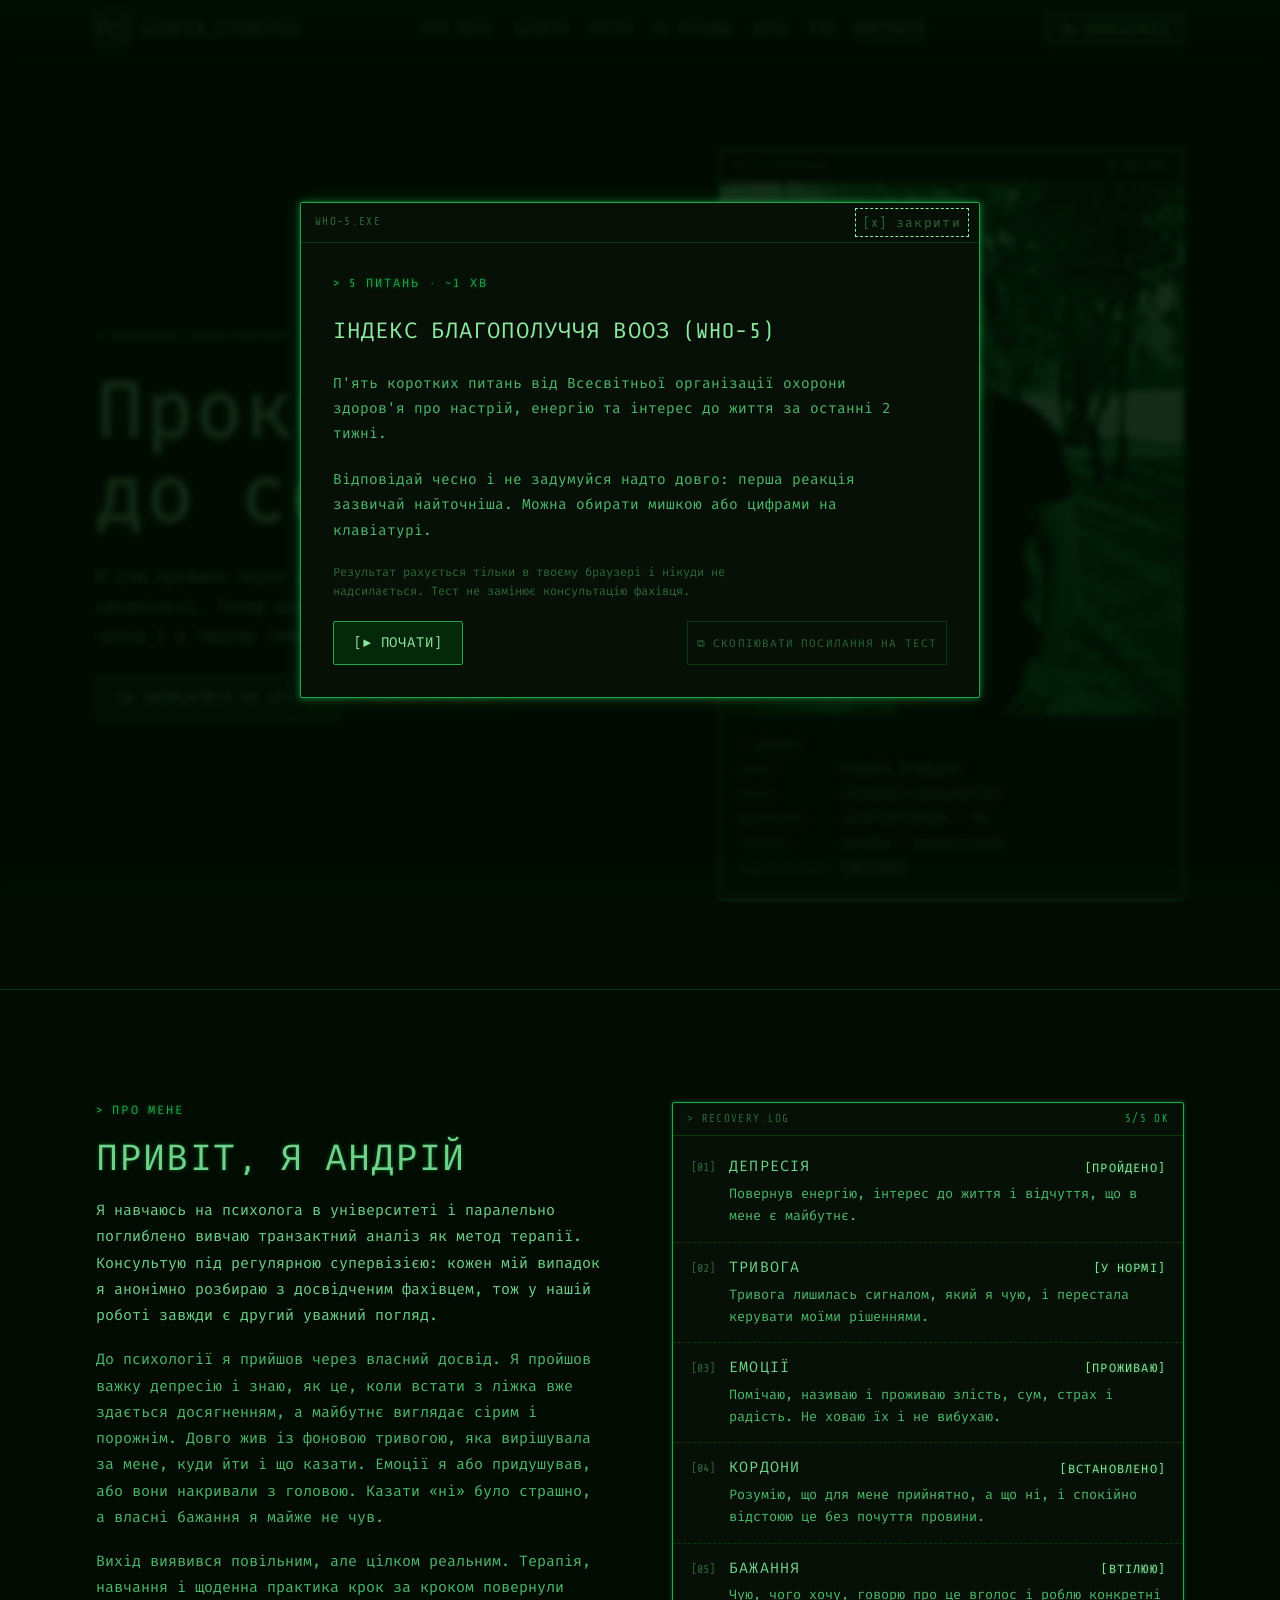
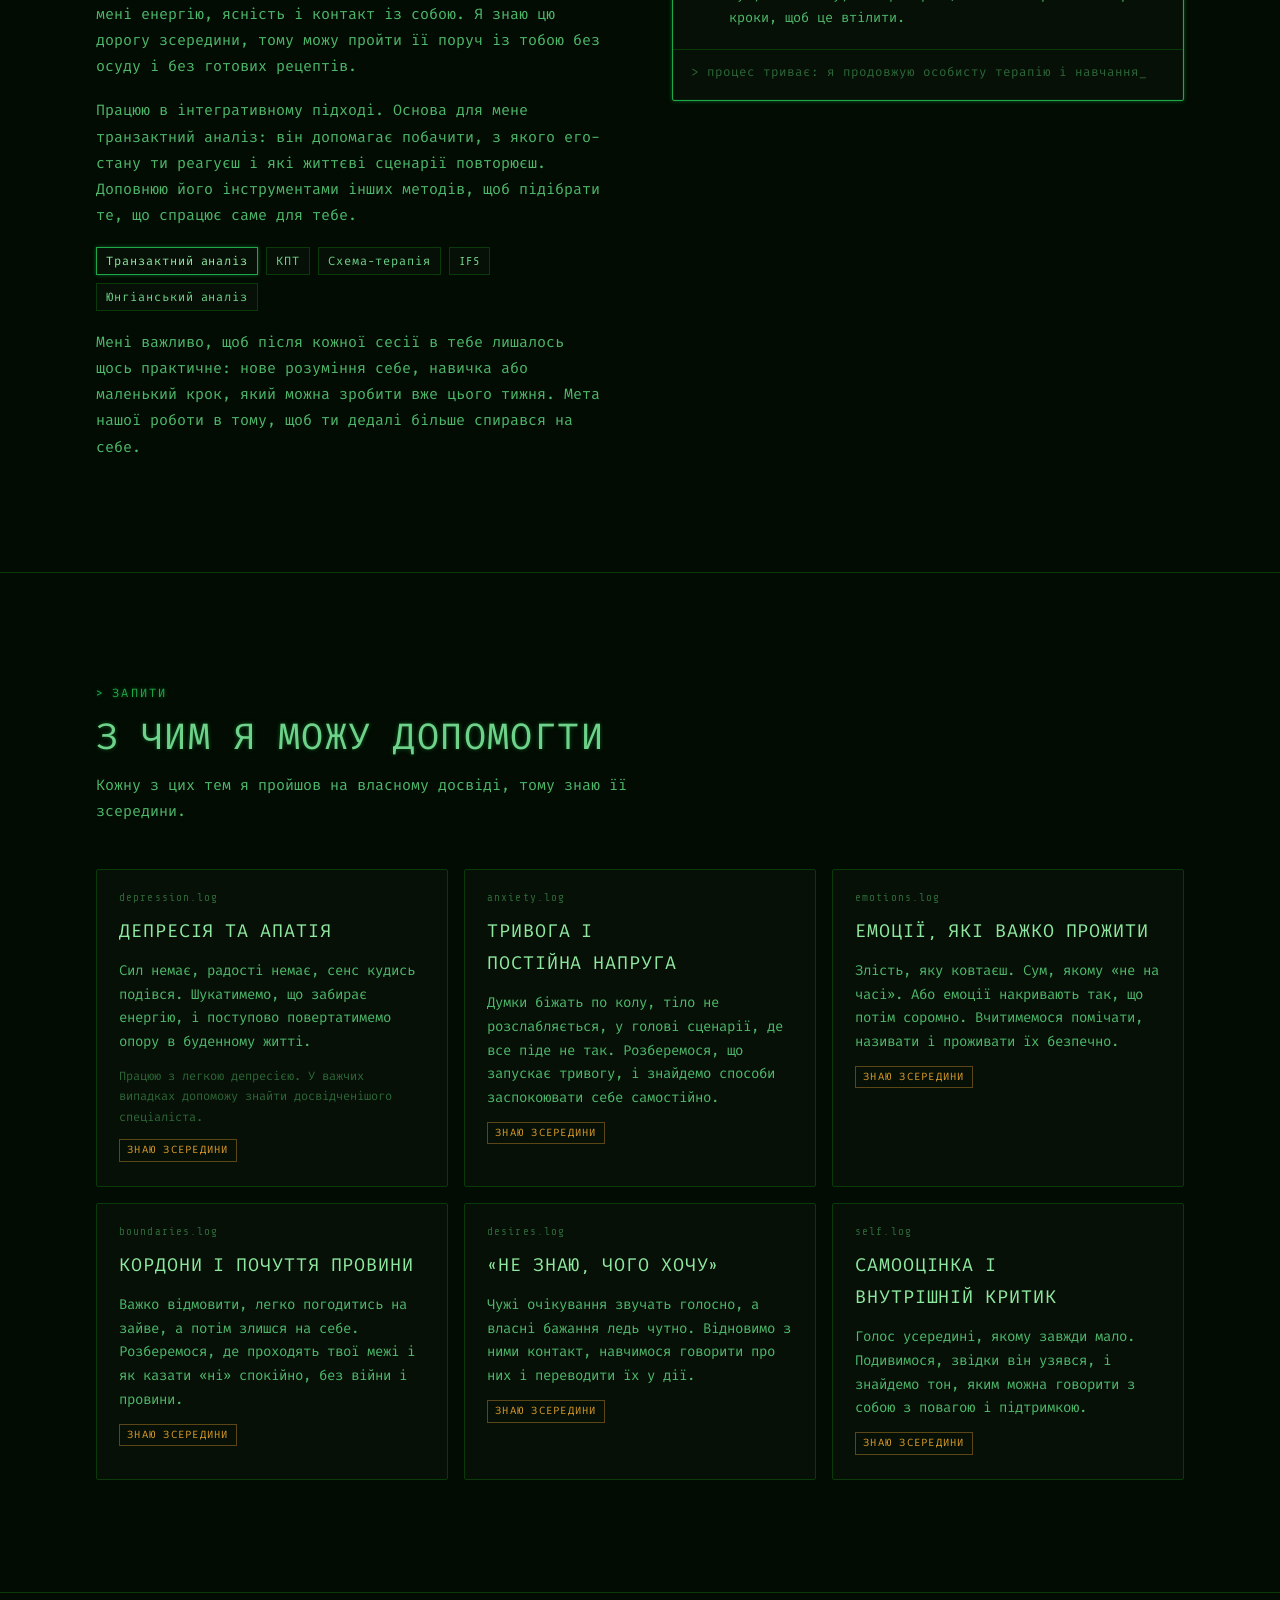
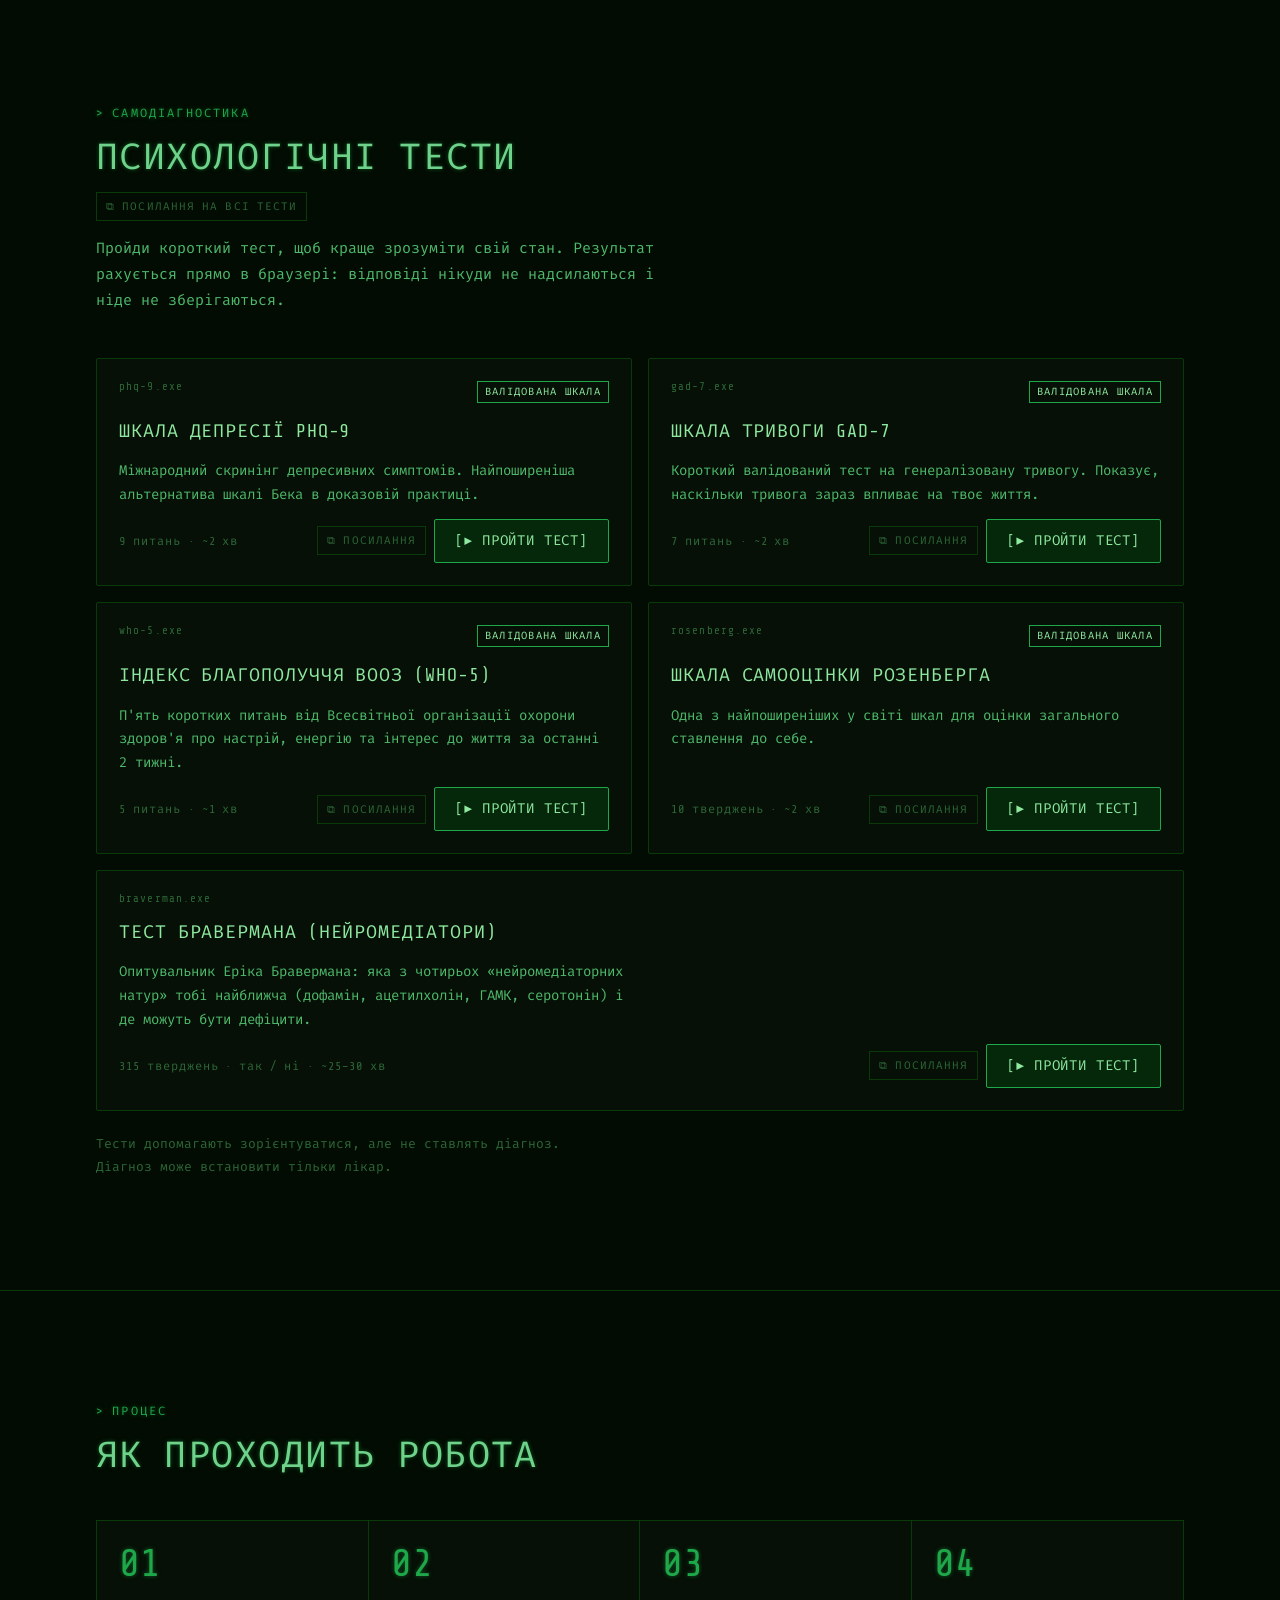
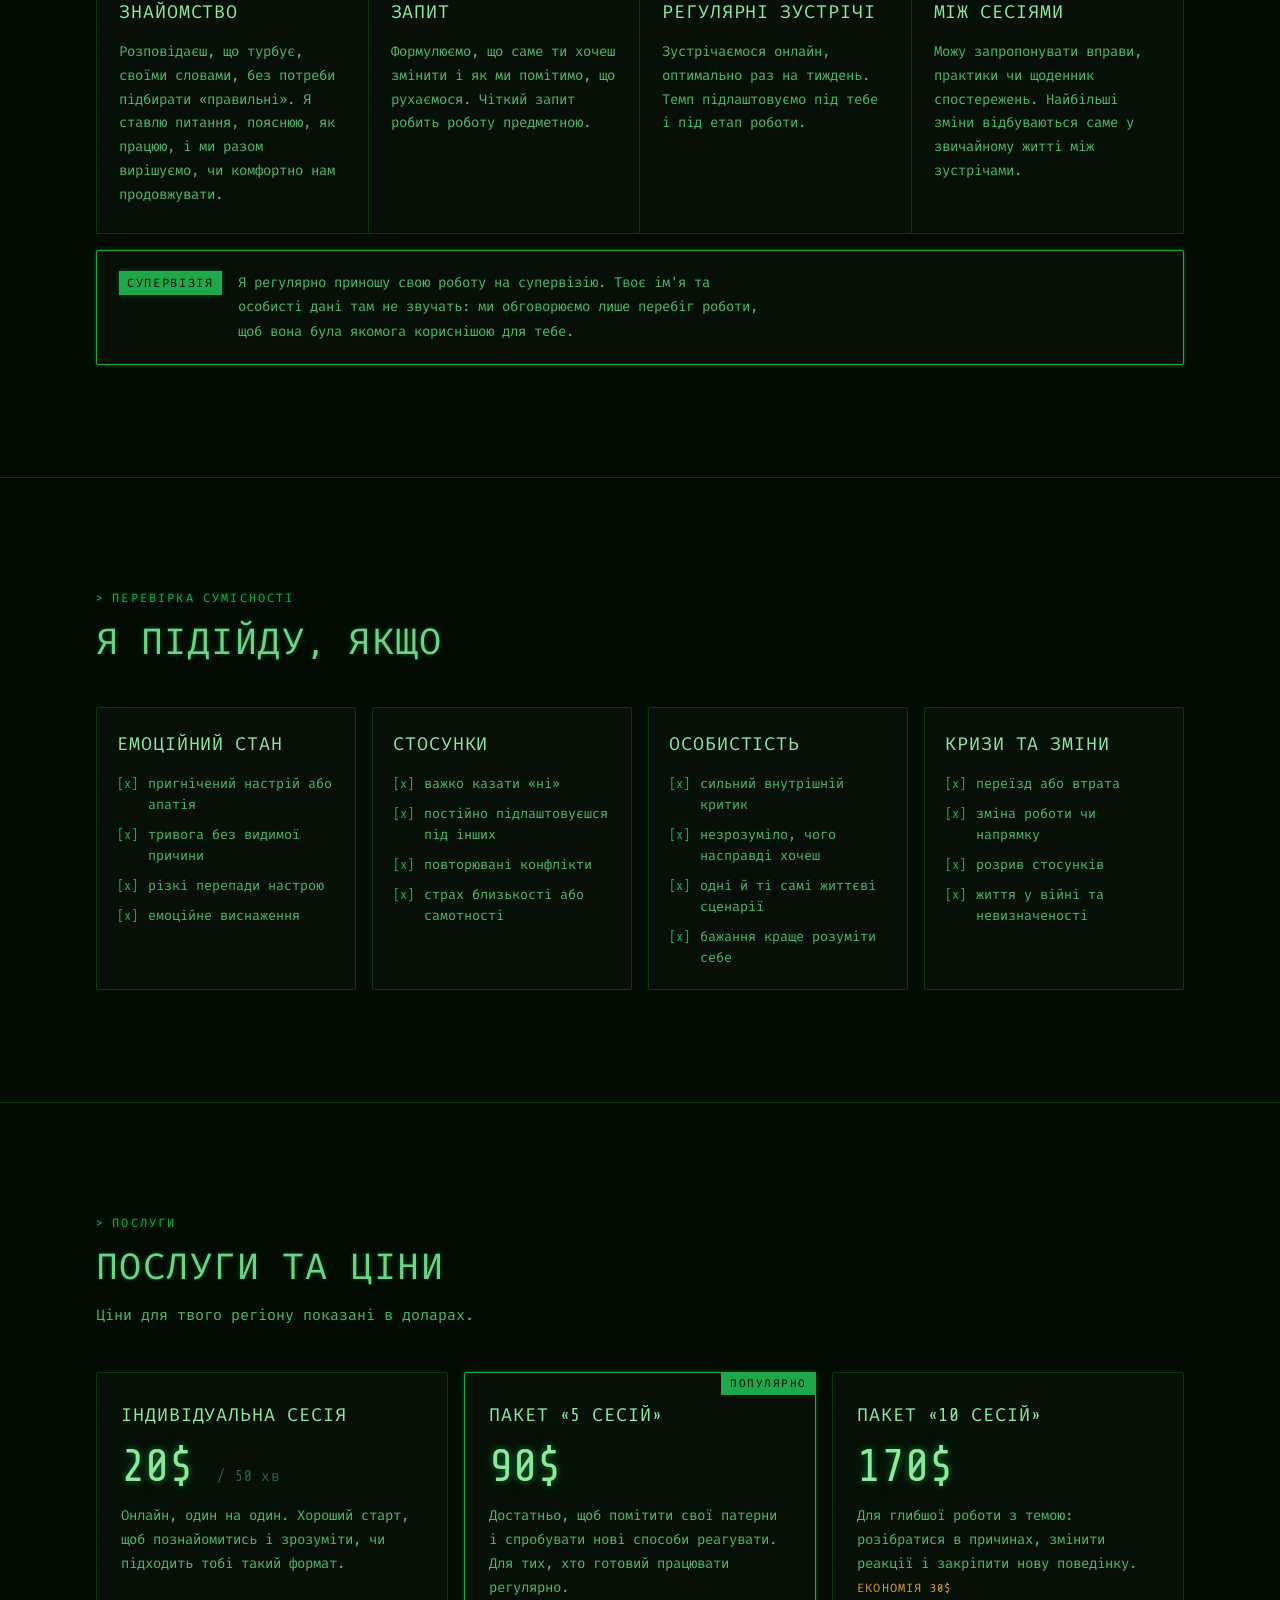
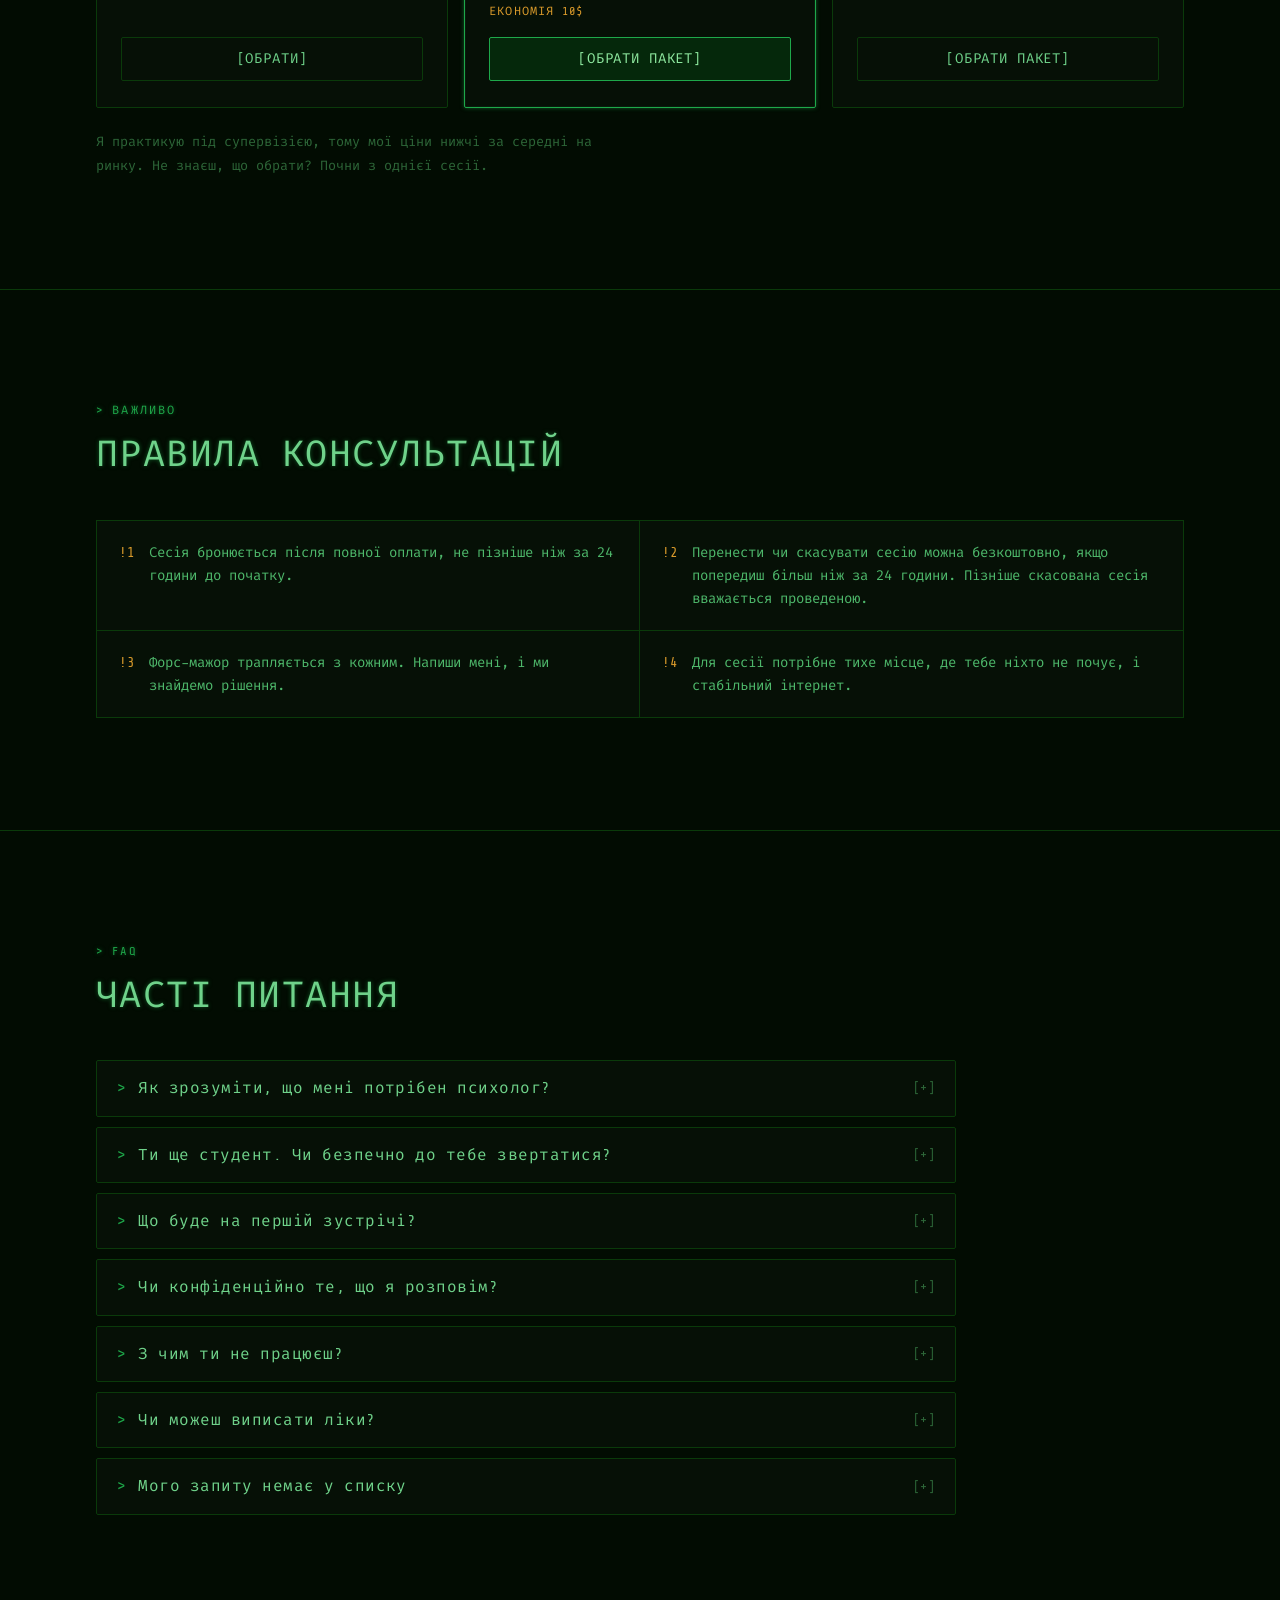
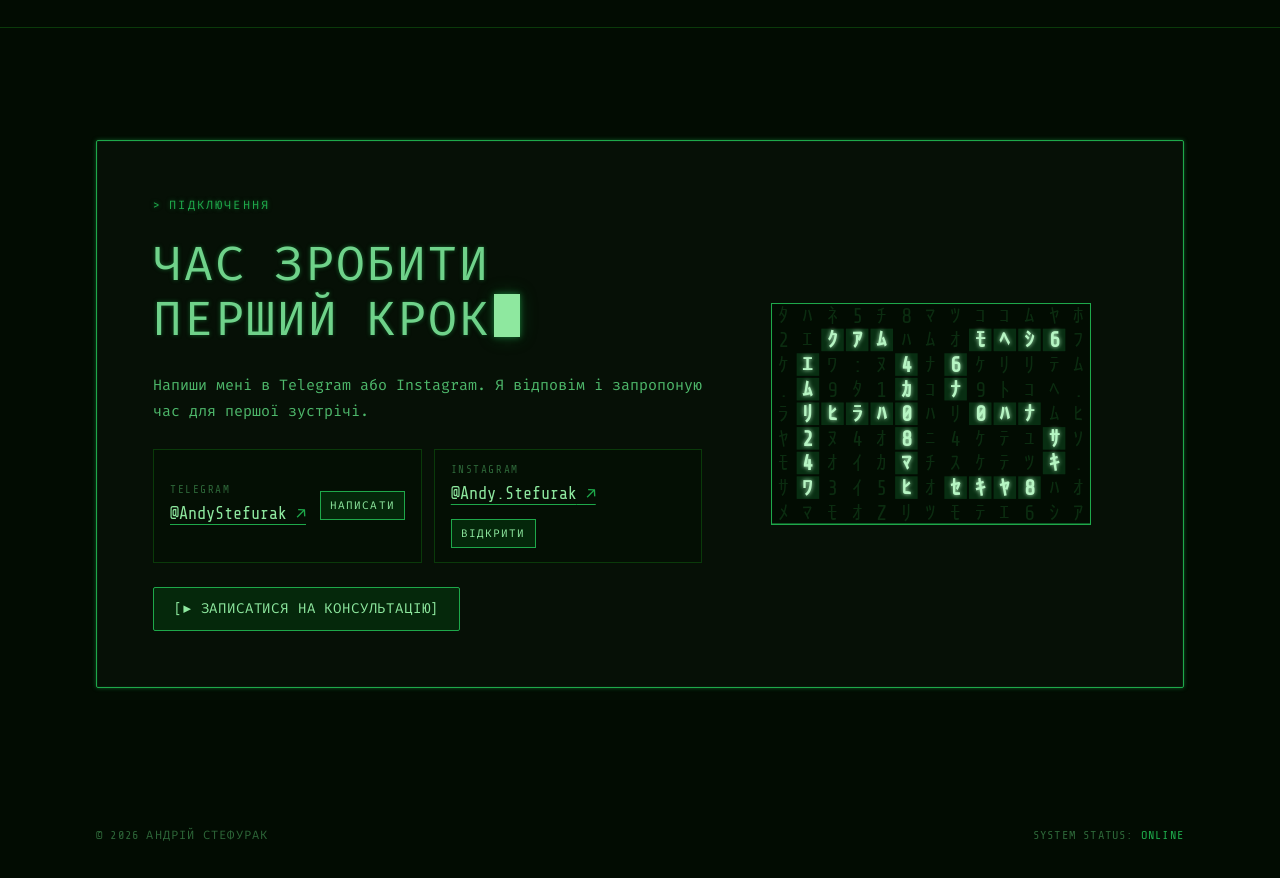
<file: tests/who5/index.html>
<!doctype html>
<html lang="uk">
<head>
<meta charset="utf-8">
<meta name="viewport" content="width=device-width, initial-scale=1, viewport-fit=cover">
<title>Індекс благополуччя ВООЗ (WHO-5) — тест онлайн | Андрій Стефурак</title>
<meta name="claude:viewport-fit-sides" content="cover">
<meta name="description" content="П&#x27;ять коротких питань від Всесвітньої організації охорони здоров&#x27;я про настрій, енергію та інтерес до життя за останні 2 тижні.">
<link rel="canonical" href="https://www.andriistefurak.com/tests/who5/">
<meta property="og:type" content="website">
<meta property="og:site_name" content="Андрій Стефурак">
<meta property="og:title" content="Індекс благополуччя ВООЗ (WHO-5) — тест онлайн | Андрій Стефурак">
<meta property="og:description" content="П&#x27;ять коротких питань від Всесвітньої організації охорони здоров&#x27;я про настрій, енергію та інтерес до життя за останні 2 тижні.">
<meta property="og:url" content="https://www.andriistefurak.com/tests/who5/">
<meta property="og:image" content="https://www.andriistefurak.com/andrii.jpg">
<meta name="twitter:card" content="summary_large_image">
<link rel="icon" type="image/svg+xml" href="data:image/svg+xml,%3Csvg xmlns=%22http://www.w3.org/2000/svg%22 viewBox=%220 0 52 52%22%3E%3Crect width=%2252%22 height=%2252%22 fill=%22%23020c02%22/%3E%3Cg fill=%22%236fd28a%22%3E%3Crect x=%228%22 y=%2212%22 width=%223.4%22 height=%223.4%22/%3E%3Crect x=%2212%22 y=%2212%22 width=%223.4%22 height=%223.4%22/%3E%3Crect x=%2216%22 y=%2212%22 width=%223.4%22 height=%223.4%22/%3E%3Crect x=%2232%22 y=%2212%22 width=%223.4%22 height=%223.4%22/%3E%3Crect x=%2236%22 y=%2212%22 width=%223.4%22 height=%223.4%22/%3E%3Crect x=%2240%22 y=%2212%22 width=%223.4%22 height=%223.4%22/%3E%3Crect x=%2244%22 y=%2212%22 width=%223.4%22 height=%223.4%22/%3E%3Crect x=%224%22 y=%2216%22 width=%223.4%22 height=%223.4%22/%3E%3Crect x=%2220%22 y=%2216%22 width=%223.4%22 height=%223.4%22/%3E%3Crect x=%2228%22 y=%2216%22 width=%223.4%22 height=%223.4%22/%3E%3Crect x=%224%22 y=%2220%22 width=%223.4%22 height=%223.4%22/%3E%3Crect x=%2220%22 y=%2220%22 width=%223.4%22 height=%223.4%22/%3E%3Crect x=%2228%22 y=%2220%22 width=%223.4%22 height=%223.4%22/%3E%3Crect x=%224%22 y=%2224%22 width=%223.4%22 height=%223.4%22/%3E%3Crect x=%228%22 y=%2224%22 width=%223.4%22 height=%223.4%22/%3E%3Crect x=%2212%22 y=%2224%22 width=%223.4%22 height=%223.4%22/%3E%3Crect x=%2216%22 y=%2224%22 width=%223.4%22 height=%223.4%22/%3E%3Crect x=%2220%22 y=%2224%22 width=%223.4%22 height=%223.4%22/%3E%3Crect x=%2232%22 y=%2224%22 width=%223.4%22 height=%223.4%22/%3E%3Crect x=%2236%22 y=%2224%22 width=%223.4%22 height=%223.4%22/%3E%3Crect x=%2240%22 y=%2224%22 width=%223.4%22 height=%223.4%22/%3E%3Crect x=%224%22 y=%2228%22 width=%223.4%22 height=%223.4%22/%3E%3Crect x=%2220%22 y=%2228%22 width=%223.4%22 height=%223.4%22/%3E%3Crect x=%2244%22 y=%2228%22 width=%223.4%22 height=%223.4%22/%3E%3Crect x=%224%22 y=%2232%22 width=%223.4%22 height=%223.4%22/%3E%3Crect x=%2220%22 y=%2232%22 width=%223.4%22 height=%223.4%22/%3E%3Crect x=%2244%22 y=%2232%22 width=%223.4%22 height=%223.4%22/%3E%3Crect x=%224%22 y=%2236%22 width=%223.4%22 height=%223.4%22/%3E%3Crect x=%2220%22 y=%2236%22 width=%223.4%22 height=%223.4%22/%3E%3Crect x=%2228%22 y=%2236%22 width=%223.4%22 height=%223.4%22/%3E%3Crect x=%2232%22 y=%2236%22 width=%223.4%22 height=%223.4%22/%3E%3Crect x=%2236%22 y=%2236%22 width=%223.4%22 height=%223.4%22/%3E%3Crect x=%2240%22 y=%2236%22 width=%223.4%22 height=%223.4%22/%3E%3C/g%3E%3C/svg%3E">
<link rel="preconnect" href="https://fonts.googleapis.com">
<link rel="preconnect" href="https://fonts.gstatic.com" crossorigin>
<link rel="stylesheet" href="https://fonts.googleapis.com/css2?family=Fira+Code:wght@400;500;600&family=Share+Tech+Mono&display=swap">
<style>
/* Layout: terminal-on-CRT — one centered column of neon-bordered panels over a slow matrix rain, scanlines on top. */
:root {
  --bg: #020c02;
  --bg-2: #040f04;
  --card: #061006;
  --neon: #1ea84a;
  --line: #0a3a0a;
  --fg: #6fd28a;
  --fg-2: #4eb86b;
  --dim: #2d6638;
  --muted: #1a4422;
  --bright: #8ee89f;
  --warn: #d99a2b;
  --danger: #e0645c;
  --glow: 0 0 4px rgba(30, 168, 74, .5);
  --glow-strong: 0 0 6px rgba(30, 168, 74, .65), 0 0 18px rgba(30, 168, 74, .25);
  --font-display: "Share Tech Mono", "Fira Code", "Courier New", monospace;
  --font-body: "Fira Code", "Courier New", monospace;
  --radius: 2px;
  --wrap: 1120px;
  color-scheme: dark;
}

* { box-sizing: border-box; }
html { scroll-behavior: smooth; scroll-padding-top: 84px; }
body {
  margin: 0;
  background: var(--bg);
  color: var(--fg-2);
  font: 400 15px/1.75 var(--font-body);
  -webkit-font-smoothing: antialiased;
  overflow-x: hidden;
}
body::before {
  content: ""; position: fixed; inset: 0 0 auto; height: env(safe-area-inset-top, 0px);
  z-index: 60; background: var(--bg);
}
::selection { background: var(--neon); color: var(--bg); }
a { color: var(--bright); text-decoration: none; }
a:hover { text-shadow: var(--glow); }
:focus-visible { outline: 1px dashed var(--bright); outline-offset: 3px; }

/* ── atmosphere ─────────────────────────────── */
#rain { position: fixed; inset: 0; width: 100%; height: 100%; z-index: 0; opacity: .2; pointer-events: none; }
.scanlines::before, .scanlines::after { content: ""; position: fixed; inset: 0; pointer-events: none; z-index: 50; }
.scanlines::before {
  mix-blend-mode: screen;
  background: repeating-linear-gradient(rgba(0,0,0,0) 0, rgba(0,0,0,0) 2px, rgba(0,255,65,.03) 3px, rgba(0,0,0,0) 4px);
}
.scanlines::after {
  background: linear-gradient(rgba(0,255,65,.06), rgba(0,0,0,0) 6%, rgba(0,0,0,0) 94%, rgba(0,255,65,.06));
}
main, header, footer { position: relative; z-index: 2; }

.wrap {
  max-width: var(--wrap); margin: 0 auto;
  padding-left: max(16px, env(safe-area-inset-left, 0px));
  padding-right: max(16px, env(safe-area-inset-right, 0px));
}

/* ── type ───────────────────────────────────── */
h1, h2, h3 { font-family: var(--font-display); font-weight: 400; color: var(--fg); margin: 0; text-wrap: balance; }
h1 { font-size: clamp(2.6rem, 7vw, 5rem); line-height: 1.02; letter-spacing: .02em; color: var(--bright); text-shadow: var(--glow-strong); }
h2 { font-size: clamp(1.6rem, 3.6vw, 2.3rem); line-height: 1.15; letter-spacing: .04em; text-transform: uppercase; text-shadow: var(--glow); }
h3 { font-size: 1.15rem; letter-spacing: .05em; text-transform: uppercase; color: var(--bright); }
p { margin: 0; max-width: 65ch; }
.eyebrow { font: 400 12px/1.4 var(--font-display); letter-spacing: .18em; text-transform: uppercase; color: var(--neon); text-shadow: var(--glow); }
.cursor { display: inline-block; width: .55em; height: .9em; margin-left: .08em; background: var(--bright); box-shadow: var(--glow-strong); vertical-align: -.05em; animation: blink 1.05s steps(1) infinite; }
@keyframes blink { 50% { opacity: 0; } }

/* ── buttons ────────────────────────────────── */
.btn {
  display: inline-flex; align-items: center; gap: .5em;
  font: 400 .88rem/1 var(--font-display); letter-spacing: .06em; text-transform: uppercase;
  padding: 14px 20px; border: 1px solid var(--neon); border-radius: var(--radius);
  background: rgba(0,255,65,.1); color: var(--bright); cursor: pointer;
  transition: background .15s, box-shadow .15s;
}
.btn:hover { background: rgba(0,255,65,.18); box-shadow: var(--glow-strong); text-shadow: none; }
.btn--ghost { background: transparent; border-color: var(--line); color: var(--fg); }
.btn--ghost:hover { border-color: var(--neon); background: rgba(0,255,65,.06); }

/* ── header ─────────────────────────────────── */
.top {
  position: sticky; top: env(safe-area-inset-top, 0px); z-index: 40;
  background: rgba(2,12,2,.88); backdrop-filter: blur(6px);
  border-bottom: 1px solid var(--line);
}
.top .wrap { display: flex; align-items: center; justify-content: space-between; gap: 20px; padding-block: 12px; }
.brand { display: flex; align-items: center; gap: 12px; color: var(--fg); font: 400 15px/1 var(--font-display); letter-spacing: .12em; }
.brand svg { width: 34px; height: 34px; flex: none; border: 1px solid var(--neon); box-shadow: var(--glow); }
.nav { display: flex; gap: 20px; font: 400 13px/1 var(--font-display); letter-spacing: .08em; text-transform: uppercase; }
.nav a { color: var(--fg); padding: 6px 0; border-bottom: 1px solid transparent; transition: color .15s, border-color .15s; }
.nav a:hover, .nav a.active { color: var(--bright); border-bottom-color: var(--neon); text-shadow: var(--glow); }
.top-actions { display: flex; align-items: center; gap: 8px; }
.top .btn { padding: 10px 14px; font-size: .78rem; }
.menu-btn { display: none; }
@media (max-width: 900px) {
  .menu-btn { display: inline-flex; }
  .nav {
    display: none; position: absolute; top: 100%; left: 0; right: 0; flex-direction: column; gap: 0;
    background: var(--bg); border-bottom: 1px solid var(--neon); box-shadow: var(--glow);
    padding-block: 6px 14px;
    padding-left: max(16px, env(safe-area-inset-left, 0px)); padding-right: max(16px, env(safe-area-inset-right, 0px));
  }
  .nav.open { display: flex; }
  .nav a { padding: 15px 0; border-bottom: 1px solid var(--line); font-size: 14px; }
  .nav a::before { content: "> "; color: var(--neon); }
}
@media (max-width: 420px) { .brand span { display: none; } }

/* ── sections ───────────────────────────────── */
section { padding-block: clamp(64px, 9vw, 112px); border-bottom: 1px solid var(--line); }
.section-head { display: grid; gap: 14px; margin-bottom: 44px; }

.panel { background: var(--card); border: 1px solid var(--line); border-radius: var(--radius); }
.panel--neon { border-color: var(--neon); box-shadow: inset 0 0 0 1px rgba(30,168,74,.08), var(--glow); }
.panel-bar {
  display: flex; justify-content: space-between; align-items: center; gap: 12px; padding: 9px 14px;
  border-bottom: 1px solid var(--line); font: 400 11px/1.3 var(--font-display); letter-spacing: .12em; text-transform: uppercase; color: var(--dim);
}
.panel-bar b { color: var(--neon); font-weight: 400; }

/* ── hero ───────────────────────────────────── */
.hero { padding-block: clamp(48px, 7vw, 96px); }
.hero .wrap { display: grid; grid-template-columns: minmax(0, 1.2fr) minmax(0, 1fr); gap: clamp(32px, 5vw, 72px); align-items: center; }
.hero-copy { display: grid; gap: 26px; min-width: 0; }
.hero-copy .lead { font-size: 1.05rem; color: var(--fg); }
.hero-actions { display: flex; flex-wrap: wrap; gap: 12px; }
.hero-card { min-width: 0; }

.photo { position: relative; display: block; width: 100%; padding: 0; border: 0; border-bottom: 1px solid var(--line); background: var(--bg); cursor: default; -webkit-user-select: none; user-select: none; -webkit-touch-callout: none; overflow: hidden; aspect-ratio: 4 / 4.6; max-width: 100%; }
.photo img { display: block; width: 100%; height: 100%; object-fit: cover; object-position: 50% 22%; filter: grayscale(1) contrast(1.15) brightness(.85); transition: filter .6s ease; }
.photo::before { content: ""; position: absolute; inset: 0; background: var(--neon); mix-blend-mode: color; opacity: 1; transition: opacity .6s ease; z-index: 1; }
.photo::after { content: ""; position: absolute; inset: 0; z-index: 2; pointer-events: none;
  background: repeating-linear-gradient(rgba(2,12,2,0) 0, rgba(2,12,2,0) 2px, rgba(2,12,2,.35) 3px, rgba(2,12,2,0) 4px); transition: opacity .6s ease; }
.photo img { pointer-events: none; }
.photo .hint:hover { background: var(--neon); color: var(--bg); text-shadow: none; }
.photo .hint { position: absolute; cursor: pointer; left: 12px; bottom: 12px; z-index: 3; font: 400 11px/1 var(--font-display); letter-spacing: .12em; text-transform: uppercase;
  color: var(--bright); background: rgba(2,12,2,.8); border: 1px solid var(--neon); padding: 6px 8px; }
.photo.is-real img { filter: none; }
.photo.is-real::before, .photo.is-real::after { opacity: 0; }
@media (hover: hover) {
  .photo:hover img { filter: none; }
  .photo:hover::before, .photo:hover::after { opacity: 0; }
}

.whoami { margin: 0; padding: 16px 18px 18px; font: 400 13px/1.9 var(--font-body); color: var(--fg-2); overflow-x: auto; }
.whoami .k { color: var(--dim); }
.whoami .ok { color: var(--bright); text-shadow: var(--glow); }
@media (max-width: 860px) { .hero .wrap { grid-template-columns: minmax(0, 1fr); } .hero-card { max-width: 460px; } }

/* ── about ──────────────────────────────────── */
.about .wrap { display: grid; grid-template-columns: minmax(0, 1fr) minmax(0, 1fr); gap: clamp(32px, 5vw, 64px); align-items: start; }
.about-copy { display: grid; gap: 18px; min-width: 0; }
.about-copy p:first-of-type { color: var(--fg); }
.methods { display: flex; flex-wrap: wrap; gap: 8px; }
.methods span { font: 400 12px/1 var(--font-display); letter-spacing: .08em; border: 1px solid var(--line); background: var(--card); color: var(--fg); padding: 7px 9px; }
.methods span.main { border-color: var(--neon); color: var(--bright); box-shadow: var(--glow); }
.log { min-width: 0; }
.log ol { list-style: none; margin: 0; padding: 6px 0; }
.log li { display: grid; grid-template-columns: auto minmax(0, 1fr); gap: 4px 14px; padding: 14px 18px; border-bottom: 1px dashed var(--line); }
.log li:last-child { border-bottom: 0; }
.log .n { font: 400 12px/1.9 var(--font-display); color: var(--dim); }
.log .row { display: flex; flex-wrap: wrap; justify-content: space-between; gap: 4px 12px; font: 400 15px/1.5 var(--font-display); letter-spacing: .08em; color: var(--fg); }
.log .st { color: var(--bright); text-shadow: var(--glow); font-size: 12px; letter-spacing: .1em; align-self: center; }
.log li p { grid-column: 2; font-size: 13.5px; line-height: 1.65; color: var(--fg-2); }
.log-foot { padding: 12px 18px 16px; border-top: 1px solid var(--line); font-size: 12.5px; color: var(--dim); }
@media (max-width: 860px) { .about .wrap { grid-template-columns: minmax(0, 1fr); } }

/* ── cards ──────────────────────────────────── */
.grid-3 { display: grid; grid-template-columns: repeat(3, minmax(0, 1fr)); gap: 16px; }
@media (max-width: 960px) { .grid-3 { grid-template-columns: repeat(2, minmax(0, 1fr)); } }
@media (max-width: 620px) { .grid-3 { grid-template-columns: minmax(0, 1fr); } }
.card { display: grid; align-content: start; gap: 12px; padding: 22px 22px 24px; transition: border-color .15s, box-shadow .15s; }
.card:hover { border-color: var(--neon); box-shadow: var(--glow); }
.card .file { font: 400 11px/1 var(--font-display); letter-spacing: .1em; color: var(--dim); }
.card p { font-size: 14px; line-height: 1.7; }
.tag { justify-self: start; font: 400 10.5px/1 var(--font-display); letter-spacing: .12em; text-transform: uppercase; color: var(--warn); border: 1px solid rgba(217,154,43,.4); padding: 5px 7px; }

/* ── tests ──────────────────────────────────── */
.tests { display: grid; grid-template-columns: repeat(2, minmax(0, 1fr)); gap: 16px; }
.tests > :last-child:nth-child(odd) { grid-column: 1 / -1; }
@media (max-width: 720px) { .tests { grid-template-columns: minmax(0, 1fr); } }
.test-card { display: grid; grid-template-rows: auto auto 1fr auto; gap: 12px; padding: 22px; }
.test-card .head { display: flex; justify-content: space-between; gap: 10px; flex-wrap: wrap; }
.test-card .kind { font: 400 10.5px/1 var(--font-display); letter-spacing: .12em; text-transform: uppercase; padding: 5px 7px; border: 1px solid var(--neon); color: var(--bright); }
.test-card p { font-size: 14px; line-height: 1.7; }
.test-card .foot { display: flex; justify-content: space-between; align-items: center; gap: 12px; flex-wrap: wrap; }
.test-card .foot-actions { display: flex; gap: 8px; align-items: center; flex-wrap: wrap; }
.test-card .meta { font: 400 12px/1 var(--font-display); letter-spacing: .08em; color: var(--dim); }
.tests-note { margin-top: 22px; color: var(--dim); font-size: 13px; }

/* test dialog */
.dlg { width: min(680px, calc(100vw - 32px)); max-height: calc(100dvh - 32px); padding: 0; border: 1px solid var(--neon); border-radius: var(--radius);
  background: var(--card); color: var(--fg-2); box-shadow: var(--glow-strong); overflow: auto; }
.dlg::backdrop { background: rgba(2,12,2,.86); backdrop-filter: blur(3px); }
.dlg { overscroll-behavior: contain; }
html.is-locked, html.is-locked body { overflow: hidden; }
html.is-locked body { touch-action: none; }
html.is-locked .dlg { touch-action: pan-y; }
.opts.scale10 { grid-template-columns: repeat(11, minmax(0, 1fr)); gap: 4px; }
.opts.scale10 .opt { grid-template-columns: 1fr; justify-items: center; padding: 14px 0; font: 400 1rem/1 var(--font-display); }
.scale-ends { display: flex; justify-content: space-between; gap: 12px; font-size: 12px; color: var(--dim); }
@media (max-width: 520px) { .opts.scale10 { grid-template-columns: repeat(6, minmax(0, 1fr)); } }
.bars { display: grid; gap: 10px; }
.bar-row { display: grid; grid-template-columns: 13em minmax(0, 1fr) 3.6em; gap: 12px; align-items: center; font: 400 13px/1.3 var(--font-display); letter-spacing: .03em; color: var(--fg); }
.bar-row .track { height: 12px; background: var(--bg-2); border: 1px solid var(--line); }
.bar-row .track i { display: block; height: 100%; background: var(--neon); box-shadow: var(--glow); }
.bar-row.low, .bar-row.warn { color: var(--warn); }
.bar-row.dim { color: var(--dim); }
.bar-row.dim .track i { opacity: .45; }
.bar-row.low .track i, .bar-row.warn .track i { background: var(--warn); box-shadow: none; }
.bar-row .v { text-align: right; color: var(--dim); font-variant-numeric: tabular-nums; }
@media (max-width: 480px) { .bar-row { grid-template-columns: minmax(0, 1fr) 3.6em; } .bar-row .track { grid-column: 1 / -1; grid-row: 2; } }
.dlg .panel-bar { position: sticky; top: 0; background: var(--card); z-index: 1; }
.x { background: none; border: 0; color: var(--dim); font: 400 13px/1 var(--font-display); letter-spacing: .1em; cursor: pointer; padding: 4px; }
.x:hover { color: var(--bright); }
.dlg-body { padding: clamp(20px, 4vw, 32px); display: grid; gap: 20px; }
.dlg-body h3 { font-size: 1.4rem; }
.dlg-body p { font-size: 14.5px; }
.progress { display: grid; gap: 8px; }
.progress .count { font: 400 12px/1 var(--font-display); letter-spacing: .12em; color: var(--dim); }
.progress .bar { height: 4px; background: var(--line); }
.progress .bar i { display: block; height: 100%; background: var(--neon); box-shadow: var(--glow); transition: width .2s; }
.q-prompt { font-size: 13px; color: var(--dim); }
.q-text { font: 400 1.25rem/1.45 var(--font-display); color: var(--bright); letter-spacing: .02em; }
.opts { display: grid; gap: 8px; }
.opt { display: grid; grid-template-columns: auto minmax(0, 1fr); gap: 12px; align-items: center; text-align: left; width: 100%;
  padding: 13px 16px; background: var(--bg-2); border: 1px solid var(--line); color: var(--fg); font: 400 14px/1.4 var(--font-body); cursor: pointer; }
.opt:hover { border-color: var(--neon); background: rgba(0,255,65,.06); }
.opt.sel { border-color: var(--neon); background: rgba(0,255,65,.12); color: var(--bright); box-shadow: var(--glow); }
.opt kbd { font: 400 12px/1 var(--font-display); color: var(--neon); }
.dlg-nav { display: flex; justify-content: space-between; gap: 12px; flex-wrap: wrap; }
.score { display: flex; align-items: baseline; gap: 12px; flex-wrap: wrap; }
.score b { font: 400 3.4rem/1 var(--font-display); color: var(--bright); text-shadow: var(--glow-strong); font-variant-numeric: tabular-nums; }
.score span { font: 400 14px/1 var(--font-display); color: var(--dim); letter-spacing: .08em; }
.band { font: 400 1.1rem/1.3 var(--font-display); letter-spacing: .08em; text-transform: uppercase; color: var(--bright); }
.scale { display: grid; grid-template-columns: repeat(var(--n), minmax(0, 1fr)); gap: 3px; }
.scale div { overflow-wrap: break-word; hyphens: auto; padding-top: 8px; border-top: 4px solid var(--line); font: 400 10.5px/1.3 var(--font-display); color: var(--dim); letter-spacing: .04em; }
.scale div.on { border-color: var(--neon); color: var(--bright); box-shadow: 0 -4px 8px -4px rgba(30,168,74,.7); }
@media (max-width: 640px) {
  .scale { grid-template-columns: minmax(0, 1fr); gap: 4px; }
  .scale div { padding: 4px 0 4px 12px; border-top: 0; border-left: 4px solid var(--line); font-size: 12px; }
  .scale div.on { box-shadow: -4px 0 8px -4px rgba(30,168,74,.7); }
}
.alert { border: 1px solid var(--danger); background: rgba(224,100,92,.08); padding: 14px 16px; color: #f2b2ad; font-size: 14px; line-height: 1.65; }
.alert b { color: #ffd4d0; font-weight: 500; }
.fine { font-size: 12px !important; color: var(--dim); line-height: 1.6; }
.btn:disabled { opacity: .45; cursor: not-allowed; box-shadow: none; background: transparent; }

/* ── process ────────────────────────────────── */
.steps { display: grid; grid-template-columns: repeat(4, minmax(0, 1fr)); gap: 0; border: 1px solid var(--line); background: var(--card); }
.step { display: grid; align-content: start; gap: 12px; padding: 24px 22px 26px; border-right: 1px solid var(--line); }
.step:last-child { border-right: 0; }
.step .num { font: 400 2.4rem/1 var(--font-display); color: var(--neon); text-shadow: var(--glow); }
.step p { font-size: 14px; line-height: 1.7; }
@media (max-width: 960px) {
  .steps { grid-template-columns: repeat(2, minmax(0, 1fr)); }
  .step:nth-child(2) { border-right: 0; }
  .step:nth-child(-n+2) { border-bottom: 1px solid var(--line); }
}
@media (max-width: 560px) {
  .steps { grid-template-columns: minmax(0, 1fr); }
  .step { border-right: 0; border-bottom: 1px solid var(--line); }
  .step:last-child { border-bottom: 0; }
}
.note { margin-top: 16px; display: grid; grid-template-columns: auto minmax(0, 1fr); gap: 16px; align-items: start; padding: 20px 22px; }
.note .badge { font: 400 12px/1 var(--font-display); letter-spacing: .14em; color: var(--bg); background: var(--neon); padding: 6px 8px; box-shadow: var(--glow); }
.note p { font-size: 14px; }
@media (max-width: 560px) { .note { grid-template-columns: minmax(0, 1fr); } .note .badge { justify-self: start; } }

/* ── fit list ───────────────────────────────── */
.fit { display: grid; grid-template-columns: repeat(4, minmax(0, 1fr)); gap: 16px; }
@media (max-width: 960px) { .fit { grid-template-columns: repeat(2, minmax(0, 1fr)); } }
@media (max-width: 520px) { .fit { grid-template-columns: minmax(0, 1fr); } }
.fit .panel { padding: 20px; display: grid; align-content: start; gap: 14px; }
.fit ul { list-style: none; margin: 0; padding: 0; display: grid; gap: 9px; }
.fit li { display: grid; grid-template-columns: auto minmax(0, 1fr); gap: 10px; font-size: 13.5px; line-height: 1.55; }
.fit li::before { content: "[x]"; font-family: var(--font-display); color: var(--neon); }

/* ── pricing ────────────────────────────────── */
.prices { display: grid; grid-template-columns: repeat(3, minmax(0, 1fr)); gap: 16px; align-items: stretch; }
@media (max-width: 900px) { .prices { grid-template-columns: minmax(0, 1fr); max-width: 520px; } }
.price { position: relative; display: grid; grid-template-rows: auto auto 1fr auto; gap: 14px; padding: 26px 24px; }
.price .amount { font: 400 2.8rem/1 var(--font-display); color: var(--bright); text-shadow: var(--glow-strong); font-variant-numeric: tabular-nums; }
.price .amount small { font-size: .9rem; color: var(--dim); letter-spacing: .06em; text-shadow: none; }
.price p { font-size: 14px; line-height: 1.7; }
.price .save { font: 400 12px/1 var(--font-display); letter-spacing: .1em; text-transform: uppercase; color: var(--warn); }
.price .btn { justify-content: center; }
.ribbon { position: absolute; top: -1px; right: -1px; font: 400 11px/1 var(--font-display); letter-spacing: .14em; background: var(--neon); color: var(--bg); padding: 6px 9px; }
.cur { display: inline-flex; border: 1px solid var(--line); margin-bottom: 22px; }
.cur button { font: 400 12px/1 var(--font-display); letter-spacing: .12em; padding: 10px 14px; background: transparent; color: var(--dim); border: 0; cursor: pointer; }
.cur button[aria-pressed="true"] { background: rgba(0,255,65,.12); color: var(--bright); box-shadow: inset 0 0 0 1px var(--neon); }
.prices-note { margin-top: 22px; color: var(--dim); font-size: 13.5px; }

/* ── rules ──────────────────────────────────── */
.rules { display: grid; grid-template-columns: repeat(2, minmax(0, 1fr)); gap: 0; margin: 0; padding: 0; border: 1px solid var(--line); background: var(--card); counter-reset: r; }
.rules li { list-style: none; display: grid; grid-template-columns: auto minmax(0, 1fr); gap: 14px; padding: 20px 22px; border-bottom: 1px solid var(--line); font-size: 14px; line-height: 1.65; }
.rules li:nth-child(odd) { border-right: 1px solid var(--line); }
.rules li:nth-last-child(-n+2) { border-bottom: 0; }
.rules li::before { counter-increment: r; content: "!" counter(r); font-family: var(--font-display); color: var(--warn); }
@media (max-width: 720px) {
  .rules { grid-template-columns: minmax(0, 1fr); }
  .rules li:nth-child(odd) { border-right: 0; }
  .rules li:nth-last-child(2) { border-bottom: 1px solid var(--line); }
}

/* ── faq ────────────────────────────────────── */
.faq { display: grid; gap: 10px; max-width: 860px; }
.faq details { background: var(--card); border: 1px solid var(--line); border-radius: var(--radius); }
.faq details[open] { border-color: var(--neon); box-shadow: var(--glow); }
.faq summary {
  list-style: none; cursor: pointer; display: grid; grid-template-columns: auto minmax(0, 1fr) auto; gap: 12px; align-items: center;
  padding: 16px 20px; color: var(--fg); font: 400 1rem/1.4 var(--font-display); letter-spacing: .03em;
}
.faq summary::-webkit-details-marker { display: none; }
.faq summary::before { content: ">"; color: var(--neon); }
.faq summary::after { content: "[+]"; color: var(--dim); font-size: 13px; }
.faq details[open] summary::after { content: "[–]"; color: var(--neon); }
.faq summary:hover { color: var(--bright); }
.faq details > div { padding: 0 20px 18px 42px; font-size: 14px; line-height: 1.75; display: grid; gap: 10px; }
.faq .hotline { color: var(--bright); }

/* ── contact ────────────────────────────────── */
.contact { border-bottom: 0; }
.contact .panel { padding: clamp(28px, 5vw, 56px); display: grid; grid-template-columns: minmax(0, 1.4fr) minmax(0, 1fr); gap: 32px; align-items: center; }
.contact-copy { display: grid; gap: 24px; justify-items: start; min-width: 0; }
.contact h2 { font-size: clamp(1.8rem, 4.4vw, 3rem); }
.contact .logo-big { width: 100%; max-width: 320px; height: auto; justify-self: center; }
@media (max-width: 820px) { .contact .panel { grid-template-columns: minmax(0, 1fr); } .contact .logo-big { max-width: 240px; justify-self: start; } }
.contacts { display: grid; grid-template-columns: repeat(2, minmax(0, 1fr)); gap: 12px; width: 100%; }
@media (max-width: 560px) { .contacts { grid-template-columns: minmax(0, 1fr); } }
.contact-row { display: flex; flex-wrap: wrap; justify-content: space-between; align-items: center; gap: 12px; padding: 14px 16px; border: 1px solid var(--line); background: var(--bg-2); }
.contact-row .lbl { font: 400 11px/1 var(--font-display); letter-spacing: .14em; color: var(--dim); text-transform: uppercase; margin-bottom: 6px; }
.contact-row .handle { font: 400 1.05rem/1.2 var(--font-display); white-space: nowrap; color: var(--bright);
  text-decoration: underline; text-decoration-color: var(--neon); text-decoration-thickness: 1px; text-underline-offset: 5px; }
.contact-row .handle::after { content: " ↗"; color: var(--neon); }
.contact-row .handle:hover { background: var(--neon); color: var(--bg); text-decoration: none; text-shadow: none; }
.contact-row .handle:hover::after { color: var(--bg); }
.open { font: 400 11px/1 var(--font-display); letter-spacing: .1em; text-transform: uppercase; color: var(--bright); border: 1px solid var(--neon); background: rgba(0,255,65,.1); padding: 8px 9px; white-space: nowrap; }
.open:hover { background: var(--neon); color: var(--bg); text-shadow: none; }
.copy { font: 400 11px/1 var(--font-display); letter-spacing: .1em; text-transform: uppercase; background: transparent; color: var(--dim); border: 1px solid var(--line); padding: 8px 9px; cursor: pointer; }
.copy:hover { color: var(--bright); border-color: var(--neon); }

footer .wrap { display: flex; flex-wrap: wrap; justify-content: space-between; gap: 10px; padding-block: 26px 34px; font: 400 12px/1.5 var(--font-display); letter-spacing: .1em; color: var(--dim); text-transform: uppercase; }
footer .on { color: var(--neon); }

@media (prefers-reduced-motion: reduce) {
  html { scroll-behavior: auto; }
  .cursor { animation: none; }
  #rain { display: none; }
  .photo img, .photo::before, .photo::after { transition: none; }
}
</style>
</head>
<body class="scanlines" data-open-test="who5">
<canvas id="rain" aria-hidden="true"></canvas>

<header class="top">
  <div class="wrap">
    <a class="brand" href="#top" aria-label="Андрій Стефурак — на початок">
      <svg id="logo-mini" viewBox="0 0 52 52" aria-hidden="true"></svg>
      <span>АНДРІЙ_СТЕФУРАК</span>
    </a>
    <nav class="nav" id="nav" aria-label="Розділи">
      <a href="#about">Про мене</a>
      <a href="#help">Запити</a>
      <a href="#tests">Тести</a>
      <a href="#process">Як працюю</a>
      <a href="#prices">Ціни</a>
      <a href="#faq">FAQ</a>
      <a href="#contact">Контакти</a>
    </nav>
    <div class="top-actions">
      <a class="btn" href="https://t.me/AndyStefurak" target="_blank" rel="noopener">[▶ Записатись]</a>
      <button class="btn btn--ghost menu-btn" type="button" id="menu-btn" aria-expanded="false" aria-controls="nav">[≡ Меню]</button>
    </div>
  </div>
</header>

<main id="top">

  <!-- HERO -->
  <section class="hero">
    <div class="wrap">
      <div class="hero-copy">
        <div class="eyebrow">&gt; Психолог-консультант // практика під супервізією</div>
        <h1>Прокинься<br>до себе.<span class="cursor" aria-hidden="true"></span></h1>
        <p class="lead">Я сам пройшов через депресію, тривогу і роки життя на автопілоті. Тепер допомагаю іншим знайти вихід: уважно, чесно і у твоєму темпі.</p>
        <div class="hero-actions">
          <a class="btn" href="https://t.me/AndyStefurak" target="_blank" rel="noopener">[▶ Записатися на сесію]</a>
          <a class="btn btn--ghost" href="#tests">[Пройти тест]</a>
        </div>
      </div>

      <div class="hero-card panel panel--neon">
        <div class="panel-bar"><span>AS://terminal</span><b>● online</b></div>
        <div class="photo" id="photo" title="Наведи, торкнись або утримуй, щоб побачити в кольорі">
          <img draggable="false" src="../../andrii.jpg" alt="Андрій Стефурак усміхається в парку на заході сонця" width="900" height="1200">
          <a class="hint" href="#process">[ ▶ вийти з матриці ]</a>
        </div>
<pre class="whoami"><span class="k">&gt; whoami</span>
<span class="k">name:</span>        Андрій Стефурак
<span class="k">role:</span>        психолог-консультант
<span class="k">approach:</span>    інтегративний · ТА
<span class="k">format:</span>      онлайн · українською
<span class="k">supervision:</span> <span class="ok">[ACTIVE]</span></pre>
      </div>
    </div>
  </section>

  <!-- ABOUT -->
  <section id="about" class="about">
    <div class="wrap">
      <div class="about-copy">
        <div class="eyebrow">&gt; Про мене</div>
        <h2>Привіт, я Андрій</h2>
        <p>Я навчаюсь на психолога в університеті і паралельно поглиблено вивчаю транзактний аналіз як метод терапії. Консультую під регулярною супервізією: кожен мій випадок я анонімно розбираю з досвідченим фахівцем, тож у нашій роботі завжди є другий уважний погляд.</p>
        <p>До психології я прийшов через власний досвід. Я пройшов важку депресію і знаю, як це, коли встати з ліжка вже здається досягненням, а майбутнє виглядає сірим і порожнім. Довго жив із фоновою тривогою, яка вирішувала за мене, куди йти і що казати. Емоції я або придушував, або вони накривали з головою. Казати «ні» було страшно, а власні бажання я майже не чув.</p>
        <p>Вихід виявився повільним, але цілком реальним. Терапія, навчання і щоденна практика крок за кроком повернули мені енергію, ясність і контакт із собою. Я знаю цю дорогу зсередини, тому можу пройти її поруч із тобою без осуду і без готових рецептів.</p>
        <p>Працюю в інтегративному підході. Основа для мене транзактний аналіз: він допомагає побачити, з якого его-стану ти реагуєш і які життєві сценарії повторюєш. Доповнюю його інструментами інших методів, щоб підібрати те, що спрацює саме для тебе.</p>
        <div class="methods" aria-label="Методи">
          <span class="main">Транзактний аналіз</span>
          <span>КПТ</span>
          <span>Схема-терапія</span>
          <span>IFS</span>
          <span>Юнгіанський аналіз</span>
        </div>
        <p>Мені важливо, щоб після кожної сесії в тебе лишалось щось практичне: нове розуміння себе, навичка або маленький крок, який можна зробити вже цього тижня. Мета нашої роботи в тому, щоб ти дедалі більше спирався на себе.</p>
      </div>

      <div class="log panel panel--neon" aria-label="Мій шлях">
        <div class="panel-bar"><span>&gt; recovery.log</span><b>5/5 ok</b></div>
        <ol>
          <li><span class="n">[01]</span>
            <div class="row"><span>ДЕПРЕСІЯ</span><span class="st">[ПРОЙДЕНО]</span></div>
            <p>Повернув енергію, інтерес до життя і відчуття, що в мене є майбутнє.</p></li>
          <li><span class="n">[02]</span>
            <div class="row"><span>ТРИВОГА</span><span class="st">[У НОРМІ]</span></div>
            <p>Тривога лишилась сигналом, який я чую, і перестала керувати моїми рішеннями.</p></li>
          <li><span class="n">[03]</span>
            <div class="row"><span>ЕМОЦІЇ</span><span class="st">[ПРОЖИВАЮ]</span></div>
            <p>Помічаю, називаю і проживаю злість, сум, страх і радість. Не ховаю їх і не вибухаю.</p></li>
          <li><span class="n">[04]</span>
            <div class="row"><span>КОРДОНИ</span><span class="st">[ВСТАНОВЛЕНО]</span></div>
            <p>Розумію, що для мене прийнятно, а що ні, і спокійно відстоюю це без почуття провини.</p></li>
          <li><span class="n">[05]</span>
            <div class="row"><span>БАЖАННЯ</span><span class="st">[ВТІЛЮЮ]</span></div>
            <p>Чую, чого хочу, говорю про це вголос і роблю конкретні кроки, щоб це втілити.</p></li>
        </ol>
        <div class="log-foot">&gt; процес триває: я продовжую особисту терапію і навчання_</div>
      </div>
    </div>
  </section>

  <!-- HELP -->
  <section id="help">
    <div class="wrap">
      <div class="section-head">
        <div class="eyebrow">&gt; Запити</div>
        <h2>З чим я можу допомогти</h2>
        <p>Кожну з цих тем я пройшов на власному досвіді, тому знаю її зсередини.</p>
      </div>
      <div class="grid-3">
        <article class="card panel">
          <span class="file">depression.log</span>
          <h3>Депресія та апатія</h3>
          <p>Сил немає, радості немає, сенс кудись подівся. Шукатимемо, що забирає енергію, і поступово повертатимемо опору в буденному житті.</p>
          <p class="fine">Працюю з легкою депресією. У важчих випадках допоможу знайти досвідченішого спеціаліста.</p>
          <span class="tag">знаю зсередини</span>
        </article>
        <article class="card panel">
          <span class="file">anxiety.log</span>
          <h3>Тривога і постійна напруга</h3>
          <p>Думки біжать по колу, тіло не розслабляється, у голові сценарії, де все піде не так. Розберемося, що запускає тривогу, і знайдемо способи заспокоювати себе самостійно.</p>
          <span class="tag">знаю зсередини</span>
        </article>
        <article class="card panel">
          <span class="file">emotions.log</span>
          <h3>Емоції, які важко прожити</h3>
          <p>Злість, яку ковтаєш. Сум, якому «не на часі». Або емоції накривають так, що потім соромно. Вчитимемося помічати, називати і проживати їх безпечно.</p>
          <span class="tag">знаю зсередини</span>
        </article>
        <article class="card panel">
          <span class="file">boundaries.log</span>
          <h3>Кордони і почуття провини</h3>
          <p>Важко відмовити, легко погодитись на зайве, а потім злишся на себе. Розберемося, де проходять твої межі і як казати «ні» спокійно, без війни і провини.</p>
          <span class="tag">знаю зсередини</span>
        </article>
        <article class="card panel">
          <span class="file">desires.log</span>
          <h3>«Не знаю, чого хочу»</h3>
          <p>Чужі очікування звучать голосно, а власні бажання ледь чутно. Відновимо з ними контакт, навчимося говорити про них і переводити їх у дії.</p>
          <span class="tag">знаю зсередини</span>
        </article>
        <article class="card panel">
          <span class="file">self.log</span>
          <h3>Самооцінка і внутрішній критик</h3>
          <p>Голос усередині, якому завжди мало. Подивимося, звідки він узявся, і знайдемо тон, яким можна говорити з собою з повагою і підтримкою.</p>
          <span class="tag">знаю зсередини</span>
        </article>
      </div>
    </div>
  </section>

  <!-- TESTS -->
  <section id="tests">
    <div class="wrap">
      <div class="section-head">
        <div class="eyebrow">&gt; Самодіагностика</div>
        <h2>Психологічні тести</h2>
        <div><button class="copy" type="button" id="link-tests" title="https://www.andriistefurak.com/tests/">⧉ Посилання на всі тести</button></div>
        <p>Пройди короткий тест, щоб краще зрозуміти свій стан. Результат рахується прямо в браузері: відповіді нікуди не надсилаються і ніде не зберігаються.</p>
      </div>
      <div class="tests" id="test-list"></div>
      <p class="tests-note">Тести допомагають зорієнтуватися, але не ставлять діагноз. Діагноз може встановити тільки лікар.</p>
    </div>
  </section>

  <!-- PROCESS -->
  <section id="process">
    <div class="wrap">
      <div class="section-head">
        <div class="eyebrow">&gt; Процес</div>
        <h2>Як проходить робота</h2>
      </div>
      <div class="steps">
        <div class="step">
          <span class="num">01</span>
          <h3>Знайомство</h3>
          <p>Розповідаєш, що турбує, своїми словами, без потреби підбирати «правильні». Я ставлю питання, пояснюю, як працюю, і ми разом вирішуємо, чи комфортно нам продовжувати.</p>
        </div>
        <div class="step">
          <span class="num">02</span>
          <h3>Запит</h3>
          <p>Формулюємо, що саме ти хочеш змінити і як ми помітимо, що рухаємося. Чіткий запит робить роботу предметною.</p>
        </div>
        <div class="step">
          <span class="num">03</span>
          <h3>Регулярні зустрічі</h3>
          <p>Зустрічаємося онлайн, оптимально раз на тиждень. Темп підлаштовуємо під тебе і під етап роботи.</p>
        </div>
        <div class="step">
          <span class="num">04</span>
          <h3>Між сесіями</h3>
          <p>Можу запропонувати вправи, практики чи щоденник спостережень. Найбільші зміни відбуваються саме у звичайному житті між зустрічами.</p>
        </div>
      </div>
      <div class="note panel panel--neon">
        <span class="badge">СУПЕРВІЗІЯ</span>
        <p>Я регулярно приношу свою роботу на супервізію. Твоє ім'я та особисті дані там не звучать: ми обговорюємо лише перебіг роботи, щоб вона була якомога кориснішою для тебе.</p>
      </div>
    </div>
  </section>

  <!-- FIT -->
  <section id="fit">
    <div class="wrap">
      <div class="section-head">
        <div class="eyebrow">&gt; Перевірка сумісності</div>
        <h2>Я підійду, якщо</h2>
      </div>
      <div class="fit">
        <div class="panel">
          <h3>Емоційний стан</h3>
          <ul>
            <li>пригнічений настрій або апатія</li>
            <li>тривога без видимої причини</li>
            <li>різкі перепади настрою</li>
            <li>емоційне виснаження</li>
          </ul>
        </div>
        <div class="panel">
          <h3>Стосунки</h3>
          <ul>
            <li>важко казати «ні»</li>
            <li>постійно підлаштовуєшся під інших</li>
            <li>повторювані конфлікти</li>
            <li>страх близькості або самотності</li>
          </ul>
        </div>
        <div class="panel">
          <h3>Особистість</h3>
          <ul>
            <li>сильний внутрішній критик</li>
            <li>незрозуміло, чого насправді хочеш</li>
            <li>одні й ті самі життєві сценарії</li>
            <li>бажання краще розуміти себе</li>
          </ul>
        </div>
        <div class="panel">
          <h3>Кризи та зміни</h3>
          <ul>
            <li>переїзд або втрата</li>
            <li>зміна роботи чи напрямку</li>
            <li>розрив стосунків</li>
            <li>життя у війні та невизначеності</li>
          </ul>
        </div>
      </div>
    </div>
  </section>

  <!-- PRICES -->
  <section id="prices">
    <div class="wrap">
      <div class="section-head">
        <div class="eyebrow">&gt; Послуги</div>
        <h2>Послуги та ціни</h2>
        <p id="cur-note">Ціни показані в доларах. Для клієнтів з Європи ціни в євро.</p>
      </div>
      <div class="prices">
        <div class="price panel">
          <h3>Індивідуальна сесія</h3>
          <div class="amount">20<span class="c">$</span> <small>/ 50 хв</small></div>
          <p>Онлайн, один на один. Хороший старт, щоб познайомитись і зрозуміти, чи підходить тобі такий формат.</p>
          <a class="btn btn--ghost" href="https://t.me/AndyStefurak" target="_blank" rel="noopener">[Обрати]</a>
        </div>
        <div class="price panel panel--neon">
          <span class="ribbon">ПОПУЛЯРНО</span>
          <h3>Пакет «5 сесій»</h3>
          <div class="amount">90<span class="c">$</span></div>
          <p>Достатньо, щоб помітити свої патерни і спробувати нові способи реагувати. Для тих, хто готовий працювати регулярно.<br><span class="save">економія 10<span class="c">$</span></span></p>
          <a class="btn" href="https://t.me/AndyStefurak" target="_blank" rel="noopener">[Обрати пакет]</a>
        </div>
        <div class="price panel">
          <h3>Пакет «10 сесій»</h3>
          <div class="amount">170<span class="c">$</span></div>
          <p>Для глибшої роботи з темою: розібратися в причинах, змінити реакції і закріпити нову поведінку.<br><span class="save">економія 30<span class="c">$</span></span></p>
          <a class="btn btn--ghost" href="https://t.me/AndyStefurak" target="_blank" rel="noopener">[Обрати пакет]</a>
        </div>
      </div>
      <p class="prices-note">Я практикую під супервізією, тому мої ціни нижчі за середні на ринку. Не знаєш, що обрати? Почни з однієї сесії.</p>
    </div>
  </section>

  <!-- RULES -->
  <section id="rules">
    <div class="wrap">
      <div class="section-head">
        <div class="eyebrow">&gt; Важливо</div>
        <h2>Правила консультацій</h2>
      </div>
      <ul class="rules">
        <li>Сесія бронюється після повної оплати, не пізніше ніж за 24 години до початку.</li>
        <li>Перенести чи скасувати сесію можна безкоштовно, якщо попередиш більш ніж за 24 години. Пізніше скасована сесія вважається проведеною.</li>
        <li>Форс-мажор трапляється з кожним. Напиши мені, і ми знайдемо рішення.</li>
        <li>Для сесії потрібне тихе місце, де тебе ніхто не почує, і стабільний інтернет.</li>
      </ul>
    </div>
  </section>

  <!-- FAQ -->
  <section id="faq">
    <div class="wrap">
      <div class="section-head">
        <div class="eyebrow">&gt; FAQ</div>
        <h2>Часті питання</h2>
      </div>
      <div class="faq">
        <details>
          <summary>Як зрозуміти, що мені потрібен психолог?</summary>
          <div><p>Якщо щось заважає жити так, як хочеш, і довго не минає: настрій, тривога, стосунки, відчуття застою. Не треба чекати, поки стане «достатньо погано». Прийти можна і просто для того, щоб краще розібратися в собі. Зорієнтуватися допоможуть <a href="#tests">тести на сайті</a>.</p></div>
        </details>
        <details>
          <summary>Ти ще студент. Чи безпечно до тебе звертатися?</summary>
          <div>
            <p>Я працюю в межах своєї компетенції, дотримуюсь етичного кодексу і регулярно проходжу супервізію. Якщо твій запит потребуватиме іншого фахівця, я скажу про це прямо і допоможу зрозуміти, до кого звернутися.</p>
            <p>З депресією я працюю лише тоді, коли вона легка або легко виражена. Важких випадків не беру, але можу скерувати до досвідченішого спеціаліста.</p>
          </div>
        </details>
        <details>
          <summary>Що буде на першій зустрічі?</summary>
          <div><p>Знайомство. Ти розповідаєш, що тебе турбує, я ставлю уточнювальні питання і пояснюю, як працюю. Наприкінці ми разом вирішуємо, чи хочемо продовжувати. Якщо я зрозумію, що тобі краще підійде інший фахівець, скажу чесно.</p></div>
        </details>
        <details>
          <summary>Чи конфіденційно те, що я розповім?</summary>
          <div><p>Так. Усе, що ти розповідаєш, лишається між нами. На супервізії я обговорюю роботу без імен і деталей, за якими тебе можна впізнати. Виняток становить лише пряма загроза життю.</p></div>
        </details>
        <details>
          <summary>З чим ти не працюєш?</summary>
          <div>
            <p>З помірною і тяжкою депресією: у таких випадках я скерую тебе до досвідченішого спеціаліста. Також не працюю з гострими психотичними станами, залежностями в активній фазі та гострими суїцидальними кризами. Тут потрібна допомога психіатра або кризової служби.</p>
            <p class="hotline">Якщо тобі зараз дуже погано, зателефонуй на лінію Lifeline Ukraine: 7333 (цілодобово, безкоштовно).</p>
          </div>
        </details>
        <details>
          <summary>Чи можеш виписати ліки?</summary>
          <div><p>Ні, я не лікар. Якщо побачу, що може знадобитися медикаментозна підтримка, порекомендую звернутися до психіатра. Терапія і ліки часто добре працюють разом.</p></div>
        </details>
        <details>
          <summary>Мого запиту немає у списку</summary>
          <div><p>Напиши мені коротко, з чим хочеш працювати. Я чесно відповім, чи можу допомогти.</p></div>
        </details>
      </div>
    </div>
  </section>

  <!-- CONTACT -->
  <section id="contact" class="contact">
    <div class="wrap">
      <div class="panel panel--neon">
        <div class="contact-copy">
          <div class="eyebrow">&gt; Підключення</div>
          <h2>Час зробити перший крок<span class="cursor" aria-hidden="true"></span></h2>
          <p>Напиши мені в Telegram або Instagram. Я відповім і запропоную час для першої зустрічі.</p>
          <div class="contacts">
            <div class="contact-row">
              <div><div class="lbl">Telegram</div><a class="handle" href="https://t.me/AndyStefurak" target="_blank" rel="noopener">@AndyStefurak</a></div>
              <a class="open" href="https://t.me/AndyStefurak" target="_blank" rel="noopener">Написати</a>
            </div>
            <div class="contact-row">
              <div><div class="lbl">Instagram</div><a class="handle" href="https://www.instagram.com/andy.stefurak/" target="_blank" rel="noopener">@Andy.Stefurak</a></div>
              <a class="open" href="https://www.instagram.com/andy.stefurak/" target="_blank" rel="noopener">Відкрити</a>
            </div>
          </div>
          <a class="btn" href="https://t.me/AndyStefurak" target="_blank" rel="noopener">[▶ Записатися на консультацію]</a>
        </div>
        <svg class="logo-big" id="logo-big" role="img" aria-label="Логотип AS"></svg>
      </div>
    </div>
  </section>
</main>

<footer>
  <div class="wrap">
    <span>© 2026 Андрій Стефурак</span>
    <span>system status: <span class="on">online</span></span>
  </div>
</footer>

<dialog class="dlg" id="test-dlg" aria-labelledby="dlg-title">
  <div class="panel-bar"><span id="dlg-file">test.exe</span><button class="x" type="button" id="dlg-close" aria-label="Закрити тест">[x] закрити</button></div>
  <div class="dlg-body" id="dlg-body"></div>
</dialog>

<script>
(() => {
  const reduce = matchMedia("(prefers-reduced-motion: reduce)").matches;
  const GLYPHS = "ｱｲｳｴｵｶｷｸｹｺｻｼｽｾｿﾀﾁﾂﾃﾄﾅﾆﾇﾈﾊﾋﾌﾍﾎﾏﾐﾑﾒﾓﾔﾕﾗﾘﾜ0123456789Z:.";
  const pick = () => GLYPHS[Math.floor(Math.random() * GLYPHS.length)];
  const NS = "http://www.w3.org/2000/svg";

  // AS on a 5x7 dot matrix, with a one-cell border.
  const A = [".###.", "#...#", "#...#", "#####", "#...#", "#...#", "#...#"];
  const S = [".####", "#....", "#....", ".###.", "....#", "....#", "####."];
  const pad = ".".repeat(13);
  const GRID = [pad, ...A.map((r, i) => "." + r + "." + S[i] + "."), pad];

  function el(name, attrs) {
    const n = document.createElementNS(NS, name);
    for (const k in attrs) n.setAttribute(k, attrs[k]);
    return n;
  }

  // Big logo: every cell is a glyph; lit cells form the letters and keep mutating.
  function bigLogo(svg) {
    const cell = 24, w = GRID[0].length * cell, h = GRID.length * cell;
    svg.setAttribute("viewBox", `0 0 ${w} ${h}`);
    svg.innerHTML = '<defs><filter id="as-glow" x="-50%" y="-50%" width="200%" height="200%"><feGaussianBlur stdDeviation="2.2" result="b"/><feMerge><feMergeNode in="b"/><feMergeNode in="SourceGraphic"/></feMerge></filter></defs>';
    svg.appendChild(el("rect", { width: w, height: h, fill: "#020c02", stroke: "#1ea84a", "stroke-width": 2 }));
    const pads = el("g", { fill: "rgba(30,168,74,.22)" });
    svg.appendChild(pads);
    GRID.forEach((row, r) => [...row].forEach((ch, c) => {
      if (ch === "#") pads.appendChild(el("rect", { x: c * cell + 1, y: r * cell + 1, width: cell - 2, height: cell - 2 }));
    }));
    const dim = el("g", { fill: "#0b2c10" });
    const lit = el("g", { fill: "#b6f5c3", filter: "url(#as-glow)", "font-weight": "700" });
    [dim, lit].forEach(g => {
      g.setAttribute("font-family", "'Share Tech Mono','MS Gothic','Osaka-Mono',monospace");
      g.setAttribute("font-size", cell * .86);
      g.setAttribute("text-anchor", "middle");
      svg.appendChild(g);
    });
    const cells = [];
    GRID.forEach((row, r) => [...row].forEach((ch, c) => {
      const t = el("text", { x: c * cell + cell / 2, y: r * cell + cell * .8 });
      t.textContent = pick();
      (ch === "#" ? lit : dim).appendChild(t);
      cells.push(t);
    }));
    if (reduce) return;
    setInterval(() => {
      for (let i = 0; i < 6; i++) cells[Math.floor(Math.random() * cells.length)].textContent = pick();
    }, 110);
  }

  // Mini logo: glyphs are unreadable at 34px, so lit cells become solid pixels.
  function miniLogo(svg) {
    const cell = 4, oy = (52 - GRID.length * cell) / 2;
    svg.appendChild(el("rect", { width: 52, height: 52, fill: "#020c02" }));
    const g = el("g", { fill: "#6fd28a" });
    GRID.forEach((row, r) => [...row].forEach((ch, c) => {
      if (ch === "#") g.appendChild(el("rect", { x: c * cell, y: r * cell + oy, width: 3.4, height: 3.4 }));
    }));
    svg.appendChild(g);
  }

  bigLogo(document.getElementById("logo-big"));
  miniLogo(document.getElementById("logo-mini"));

  // Currency by region, read from the browser's time zone (no IP lookup, nothing leaves the page).
  // Europe pays in euro; Ukraine and the rest of the world pay in dollars.
  const NON_EURO = /^Europe\/(Kiev|Kyiv|Simferopol|Zaporozhye|Uzhgorod|Moscow|Minsk|Istanbul|Volgograd|Samara|Kirov|Ulyanovsk|Astrakhan|Saratov|Kaliningrad)$/;
  let tz = "";
  try { tz = Intl.DateTimeFormat().resolvedOptions().timeZone || ""; } catch (e) {}
  const euro = (tz.startsWith("Europe/") && !NON_EURO.test(tz)) || /^Atlantic\/(Canary|Madeira|Azores)$/.test(tz);
  if (euro) {
    document.querySelectorAll(".prices .c").forEach(c => (c.textContent = "€"));
    document.getElementById("cur-note").textContent = "Ціни для твого регіону показані в євро.";
  } else {
    document.getElementById("cur-note").textContent = "Ціни для твого регіону показані в доларах.";
  }

  // Mouse: hover shows colour (CSS). Touch: every tap or long press flips between matrix green and colour;
  // a finger that starts scrolling over the photo flips nothing. Only "вийти з матриці" inside it is a link.
  const photo = document.getElementById("photo");
  let press = null;
  photo.addEventListener("pointerdown", e => {
    if (e.pointerType === "mouse" || e.target.closest(".hint")) return;
    press = { x: e.clientX, y: e.clientY, held: false };
    press.timer = setTimeout(() => { if (press) { press.held = true; photo.classList.toggle("is-real"); } }, 450);
  });
  photo.addEventListener("pointermove", e => {
    if (press && Math.hypot(e.clientX - press.x, e.clientY - press.y) > 10) { clearTimeout(press.timer); press = null; }
  });
  const endPress = flip => {
    if (!press) return;
    clearTimeout(press.timer);
    if (flip && !press.held) photo.classList.toggle("is-real");
    press = null;
  };
  photo.addEventListener("pointerup", () => endPress(true));
  photo.addEventListener("pointercancel", () => endPress(false));
  photo.addEventListener("contextmenu", e => e.preventDefault());

  // Navigation: smooth scroll, mobile menu, highlight of the current section.
  const nav = document.getElementById("nav");
  const menuBtn = document.getElementById("menu-btn");
  const setMenu = open => {
    nav.classList.toggle("open", open);
    menuBtn.setAttribute("aria-expanded", String(open));
    menuBtn.textContent = open ? "[× Закрити]" : "[≡ Меню]";
  };
  menuBtn.addEventListener("click", () => setMenu(!nav.classList.contains("open")));
  document.querySelectorAll('a[href^="#"]').forEach(a => a.addEventListener("click", e => {
    const target = document.getElementById(a.getAttribute("href").slice(1));
    if (!target) return;
    e.preventDefault();
    setMenu(false);
    target.scrollIntoView({ behavior: reduce ? "auto" : "smooth", block: "start" });
  }));
  const navLinks = [...nav.querySelectorAll("a")];
  if ("IntersectionObserver" in window) {
    const spy = new IntersectionObserver(entries => entries.forEach(en => {
      if (!en.isIntersecting) return;
      navLinks.forEach(l => l.classList.toggle("active", l.getAttribute("href") === "#" + en.target.id));
    }), { rootMargin: "-45% 0px -50% 0px" });
    navLinks.forEach(l => { const s = document.getElementById(l.getAttribute("href").slice(1)); if (s) spy.observe(s); });
  }

  // Matrix rain behind everything.
  const cv = document.getElementById("rain");
  if (!reduce && cv.getContext) {
    const ctx = cv.getContext("2d");
    const size = 16;
    let cols = [], w = 0, h = 0;
    const resize = () => {
      w = cv.width = innerWidth; h = cv.height = innerHeight;
      cols = Array.from({ length: Math.ceil(w / size) }, () => Math.random() * -h / size);
      ctx.fillStyle = "#020c02"; ctx.fillRect(0, 0, w, h);
    };
    resize();
    addEventListener("resize", resize);
    let last = 0;
    const frame = t => {
      requestAnimationFrame(frame);
      if (t - last < 55) return;
      last = t;
      ctx.fillStyle = "rgba(2,12,2,.12)";
      ctx.fillRect(0, 0, w, h);
      ctx.font = `${size}px 'Share Tech Mono', monospace`;
      cols.forEach((y, i) => {
        ctx.fillStyle = Math.random() > .975 ? "#8ee89f" : "#1ea84a";
        ctx.fillText(pick(), i * size, y * size);
        cols[i] = y * size > h && Math.random() > .975 ? 0 : y + 1;
      });
    };
    requestAnimationFrame(frame);
  }

  /* ── tests ─────────────────────────────────── */
  const FREQ = ["Зовсім ні", "Кілька днів", "Більше половини днів", "Майже щодня"];
  const sum = a => a.reduce((s, v) => s + v, 0);
  const band = (score, bands) => bands.find(b => score <= b.max);
  const CRISIS = 'Якщо тобі зараз небезпечно, зателефонуй <b>112</b> або на лінію <b>Lifeline Ukraine 7333</b> (цілодобово, безкоштовно) і скажи комусь, кому довіряєш, що тобі зараз важко.';

  /* ════════════════════════════════════════════════════════════════════
     ШКАЛИ БЕКА — встав сюди тексти з ліцензійних матеріалів Pearson.
     Поки хоча б один рядок порожній, кнопка тесту показує «[скоро]».

     BDI-II: 21 пункт. t — назва пункту, o — твердження з бланка
     по порядку (0, 1, 2, 3 бали). Пункти 16 і 18 мають 7 тверджень
     (0, 1a, 1b, 2a, 2b, 3a, 3b), їхні бали вже прописані в s.
     ════════════════════════════════════════════════════════════════════ */
  const BECK_BDI = [
    /*  1 */ { t: "", o: ["", "", "", ""] },
    /*  2 */ { t: "", o: ["", "", "", ""] },
    /*  3 */ { t: "", o: ["", "", "", ""] },
    /*  4 */ { t: "", o: ["", "", "", ""] },
    /*  5 */ { t: "", o: ["", "", "", ""] },
    /*  6 */ { t: "", o: ["", "", "", ""] },
    /*  7 */ { t: "", o: ["", "", "", ""] },
    /*  8 */ { t: "", o: ["", "", "", ""] },
    /*  9 */ { t: "", o: ["", "", "", ""] },
    /* 10 */ { t: "", o: ["", "", "", ""] },
    /* 11 */ { t: "", o: ["", "", "", ""] },
    /* 12 */ { t: "", o: ["", "", "", ""] },
    /* 13 */ { t: "", o: ["", "", "", ""] },
    /* 14 */ { t: "", o: ["", "", "", ""] },
    /* 15 */ { t: "", o: ["", "", "", ""] },
    /* 16 */ { t: "", o: ["", "", "", "", "", "", ""], s: [0, 1, 1, 2, 2, 3, 3] },
    /* 17 */ { t: "", o: ["", "", "", ""] },
    /* 18 */ { t: "", o: ["", "", "", "", "", "", ""], s: [0, 1, 1, 2, 2, 3, 3] },
    /* 19 */ { t: "", o: ["", "", "", ""] },
    /* 20 */ { t: "", o: ["", "", "", ""] },
    /* 21 */ { t: "", o: ["", "", "", ""] }
  ];

  /* BAI: 21 симптом по порядку з бланка. Варіанти відповіді (0–3 бали) — у BECK_BAI_OPTS. */
  const BECK_BAI = [
    /*  1 */ "", /*  2 */ "", /*  3 */ "", /*  4 */ "", /*  5 */ "", /*  6 */ "", /*  7 */ "",
    /*  8 */ "", /*  9 */ "", /* 10 */ "", /* 11 */ "", /* 12 */ "", /* 13 */ "", /* 14 */ "",
    /* 15 */ "", /* 16 */ "", /* 17 */ "", /* 18 */ "", /* 19 */ "", /* 20 */ "", /* 21 */ ""
  ];
  const BECK_BAI_OPTS = ["Зовсім ні", "Легко", "Помірно", "Сильно"];
  /* ═══════════════════════ кінець блоку шкал Бека ═══════════════════════ */

  /* ════════════════════════════════════════════════════════════════════
     ТЕСТ БРАВЕРМАНА — переклад опитувальника з твого джерела.
     nature — частина А (твоя природа), deficit — частина Б (дефіцити).
     Розділи йдуть у порядку: дофамін, ацетилхолін, ГАМК, серотонін.
     У кожному розділі твердження згруповані за темами (відповідь так/ні),
     text — опис, який бачить людина в результаті.
     ════════════════════════════════════════════════════════════════════ */
  const BRAVERMAN_CRISIS = "У моєму житті бували думки про самогубство";
  const BRAVERMAN = {
    nature: {
      dopamine: {
        name: "Дофамін",
        text: "Ти людина дії і мети. Енергійно береш ініціативу, мислиш раціонально і стратегічно, швидко ухвалюєш рішення і любиш досягати. Зворотний бік: перевтома, нетерплячість до повільності інших і звичка цінувати себе лише за результати.",
        areas: {
          "Пам'ять і увага": [
            "Я легко даю раду своїм думкам",
            "Я ефективно концентруюся",
            "Я глибоко занурююся в думки",
            "Я швидко міркую",
            "Іноді я розгублююся, бо виконую багато задач одночасно",
            "Мені подобається активно дискутувати",
            "У мене гарна уява",
            "Мені властиве критичне й аналітичне мислення"
          ],
          "Тіло": [
            "Здебільшого в мене багато енергії",
            "У мене часто підвищується артеріальний тиск",
            "Іноді я відчуваю потужний приплив енергії",
            "У мене безсоння",
            "Заняття спортом мене бадьорять",
            "Мені не потрібна кава, щоб прокинутися зранку",
            "Мої вени добре видно, ніби вони от-от вистрибнуть з-під шкіри",
            "У мене буває схильність до підвищеної температури тіла",
            "Я обідаю, не відриваючись від роботи",
            "Я займаюся сексом за кожної нагоди",
            "Зазвичай я в гарному настрої",
            "Я їм лише для того, щоб підтримувати тіло",
            "Я люблю пригодницькі фільми",
            "Фізичні вправи дають мені приплив сил"
          ],
          "Особистість": [
            "Я дуже владна людина",
            "Іноді я не помічаю своїх почуттів",
            "Мені буває важко слухати інших, бо мої ідеї завжди домінують",
            "У моєму житті було багато бійок",
            "Мені властиво дивитися в майбутнє",
            "Іноді я спекулюю — роблю ризиковані фінансові ставки",
            "Більшість людей вважає, що я людина думки",
            "Я часто мрію і фантазую",
            "Я люблю читати історичні й документальні книжки",
            "Я захоплююся винахідливістю",
            "Я не одразу розумію, як люди можуть створювати проблеми",
            "Мене зазвичай не обманюють ті, хто просить про допомогу",
            "Більшість людей вважає, що я мислю інноваційно",
            "Більшість людей вважає мої ідеї дивними, але я завжди можу пояснити, чому вони раціональні",
            "Я часто хвилююся і дратуюся",
            "Дрібниці змушують мене тривожитися і засмучуватися",
            "У мене бувають фантазії про необмежену владу",
            "Я люблю витрачати гроші",
            "У стосунках з людьми я зазвичай доміную",
            "Мені дуже важко із собою",
            "Моя агресивна реакція на критику здебільшого захисна"
          ],
          "Характер": [
            "Дехто вважає, що я мислю тверезо",
            "Більшість людей бачить у мені цілеспрямованість",
            "Дехто вважає, що я дію ірраціонально",
            "Заради мети я піду на все",
            "Я надаю значення релігійній філософії",
            "Некомпетентність мене злить",
            "У мене високі стандарти і до себе, і до інших"
          ]
        }
      },
      acetylcholine: {
        name: "Ацетилхолін",
        text: "Ти людина ідей і почуттів. Креативність, інтуїція, відкритість, жива уява, тяга до сенсу, романтики і нового досвіду. Зворотний бік: розпорошеність, висока вразливість до відкидання і різкі емоційні гойдалки.",
        areas: {
          "Пам'ять і увага": [
            "У мене дуже гарна пам'ять",
            "Я вмію чудово слухати",
            "Я добре запам'ятовую історії",
            "Зазвичай я не забуваю облич",
            "Я мислю дуже креативно",
            "Я добре концентруюся і рідко щось пропускаю",
            "Я вмію передчувати",
            "Я помічаю все, що відбувається навколо",
            "У мене дуже гарна уява"
          ],
          "Тіло": [
            "Мені властивий рідкий пульс (брадикардія)",
            "Моє тіло в чудовому тонусі",
            "У мене чудова фігура",
            "У мене низький рівень холестерину",
            "Під час їжі я отримую естетичне задоволення",
            "Я люблю йогу і розтяжку",
            "Під час сексу я відчуваю себе дуже сексуально",
            "У певні періоди життя в мене бували розлади харчової поведінки",
            "Мені доводилося пробувати багато альтернативних методів лікування"
          ],
          "Особистість": [
            "Я невиправна романтична душа",
            "Мені властива сентиментальність",
            "Я часто ухвалюю рішення, покладаючись на інтуїцію",
            "Я люблю поміркувати",
            "Дехто вважає, що я витаю в хмарах",
            "Я люблю читати фантастику",
            "Моє життя багате на фантазії",
            "Я творчо підходжу до розв'язання людських проблем",
            "Я легко відкриваюся і люблю розповідати про свої проблеми",
            "Я життєрадісна людина",
            "Я вірю в містичний досвід",
            "Навіть у наш час я вірю в споріднені душі",
            "Іноді містика мене захоплює",
            "Я помічаю, що моє тіло реагує дуже сильно",
            "Я легко ставлюся до змін, і мій шлях досі не до кінця визначений",
            "Мене дуже легко поранити емоційно",
            "Я можу когось любити, а за хвилину зненавидіти",
            "Я люблю фліртувати",
            "Я спокійно витрачаю гроші, якщо це на користь стосункам",
            "Під час сексу я часто фантазую",
            "Мої стосунки зазвичай сповнені романтики",
            "Мені подобається дивитися романтичні фільми",
            "Я ризикую в коханні"
          ],
          "Характер": [
            "Я бачу попереду краще майбутнє",
            "Мене надихає допомагати іншим",
            "Я вірю, що все можливо, особливо для тих, хто віддається справі",
            "Я вмію створювати гармонію між людьми",
            "Доброчинність і альтруїзм ідуть від серця, і в мені їх багато",
            "Інші вважають, що я вмію передбачати",
            "Мої погляди на релігію часто змінюються",
            "Мені властивий ідеалізм, але не перфекціонізм",
            "Мені добре з тими, хто ставиться до мене правильно"
          ]
        }
      },
      gaba: {
        name: "ГАМК",
        text: "Ти людина стабільності і турботи. Спокій, надійність, організованість, вірність близьким, любов до планів, фактів і перевіреного. Зворотний бік: брати на себе забагато заради інших, уникати конфліктів, які варто прожити, і важко переносити зміни.",
        areas: {
          "Пам'ять і увага": [
            "Я добре концентруюся і можу стежити за логікою інших людей",
            "Я люблю «читати» людей більше, ніж книжки",
            "Я запам'ятовую більшу частину того, що чую",
            "Я можу пригадати факти, які називають люди",
            "Я багато чого беру зі свого досвіду",
            "Я добре запам'ятовую імена",
            "Я вмію добре зосереджуватися на задачах і розповідях людей"
          ],
          "Тіло": [
            "Я легко розслабляюся",
            "Я спокійна людина",
            "Я легко засинаю вночі",
            "У мене гарна фізична витривалість",
            "У мене низький кров'яний тиск",
            "У моїй родині не було інсультів",
            "У сексі я не дуже експериментую",
            "Мої м'язи не напружені",
            "Кофеїн на мене майже не діє",
            "Я виділяю окремий час на їжу",
            "Я добре сплю",
            "Мене не тягне до шкідливої їжі, як-от солодкого",
            "Фізичні вправи — моя звичка"
          ],
          "Особистість": [
            "Мені не дуже властива підприємливість",
            "Мені не властива норовливість",
            "Мені вистачає терпіння",
            "Філософія не приносить мені задоволення",
            "Я люблю дивитися сімейні серіали",
            "Я не люблю фільми про інші світи і всесвіти",
            "Я не люблю ризикувати",
            "Ухвалюючи рішення, я спираюся на минулий досвід",
            "Я дивлюся на речі реалістично",
            "Я досить закрита людина",
            "Я люблю факти і деталі",
            "Я не змінюю своїх рішень",
            "Мені подобається планувати свій день, тиждень, місяць",
            "Я колекціоную речі",
            "Мені часто трохи сумно",
            "Я уникаю сварок і конфронтацій",
            "Я відкладаю багато грошей на випадок кризи",
            "Я віддаю перевагу міцним зв'язкам з людьми",
            "Я можу бути опорою для людей"
          ],
          "Характер": [
            "Я поділяю думку «раніше ляжеш — легше встанеш»",
            "Для мене важливі встановлені терміни",
            "Я намагаюся якнайкраще догодити іншим",
            "Мені властивий перфекціонізм",
            "Я вмію підтримувати довготривалі стосунки",
            "Я стежу, куди йдуть мої гроші",
            "Я вважаю, що світ був би кращим, якби люди більше дбали про свій моральний розвиток",
            "Я віддана людина і дбаю про близьких",
            "Я живу за високими етичними стандартами",
            "Я пильно стежу за законами, принципами і політикою",
            "Я дбаю про суспільне благо і служу йому"
          ]
        }
      },
      serotonin: {
        name: "Серотонін",
        text: "Ти людина моменту. Живеш тут і зараз, пізнаєш світ через тіло і досвід, любиш свободу, вмієш робити руками, легко пристосовуєшся і вмієш радіти. Зворотний бік: імпульсивність, складність із довгими зобов'язаннями, планами і грошима.",
        areas: {
          "Пам'ять і увага": [
            "Я легко зосереджуюся на ручній роботі",
            "У мене гарна зорова пам'ять",
            "Я дуже тонко сприймаю все навколо",
            "Я мислю імпульсивно",
            "Я живу тут і зараз",
            "Я часто прошу конкретики",
            "Книжки я опановую повільно, а з досвіду вчуся швидко",
            "Щоб щось зрозуміти, мені треба попрацювати з цим власними руками"
          ],
          "Тіло": [
            "Я сплю забагато",
            "У сексі я багато експериментую",
            "У мене низький кров'яний тиск",
            "Мені властива сильна цілеспрямованість",
            "Удома я можу полагодити майже все",
            "Я багато рухаюся на свіжому повітрі",
            "Мені подобаються сміливі захоплення, як-от стрибки з парашутом чи мотоцикл",
            "Я розв'язую проблеми самостійно",
            "Мене рідко тягне до вуглеводів",
            "Зазвичай я їм на ходу",
            "Я тренуюся нерегулярно: можу займатися щодня, а потім пропустити місяць"
          ],
          "Особистість": [
            "Я живу сьогоднішнім днем",
            "Я люблю грати на публіку",
            "Я збираю інформацію безладно",
            "Я дуже мінлива людина",
            "Я вмію чудово домовлятися",
            "Дуже часто мені просто хочеться «їсти, пити й веселитися»",
            "Мені властивий драматизм",
            "У мені багато артистизму",
            "У мене добре виходить робити речі руками",
            "Я ризикую, коли йдеться про спорт",
            "Я вірю в екстрасенсів",
            "Я можу користуватися іншими людьми",
            "Я цинічно ставлюся до філософії інших",
            "Я люблю веселитися",
            "Мої улюблені фільми — жахи",
            "Мені подобається зброя",
            "Я рідко дотримуюся плану чи порядку денного",
            "Мені важко зберігати вірність",
            "Коли стосунки з коханою людиною закінчуються, я легко відпускаю і йду далі",
            "Я особливо не стежу за витратами",
            "У мене багато випадкових зв'язків"
          ],
          "Характер": [
            "Я тримаю варіанти відкритими на випадок, якщо з'явиться щось краще",
            "Я не люблю довго виконувати важку роботу",
            "Я вважаю, що все має мету і функцію",
            "Я дивлюся на життя оптимістично",
            "Я живу теперішньою миттю",
            "Я молюся лише тоді, коли потребую духовної підтримки",
            "Висока мораль — не надто про мене",
            "Я роблю що хочу і коли хочу",
            "Я не заморочуюся досконалістю, я просто живу своє життя",
            "Економія — для лохів"
          ]
        }
      }
    },
    deficit: {
      dopamine: {
        name: "Дофамін",
        text: "Страждають енергія, мотивація і концентрація. Втома без причини, важко зібратися і почати, хочеться солодкого або стимуляторів, падає інтерес до близькості, складно ухвалювати рішення.",
        areas: {
          "Пам'ять і увага": [
            "Мені важко з послідовністю і концентрацією уваги",
            "Мені потрібен кофеїн, щоб прокинутися",
            "Я мислю недостатньо швидко",
            "У мене погана концентрація уваги",
            "Мені важко братися навіть за цікаві для мене задачі",
            "Я повільно засвоюю нові ідеї"
          ],
          "Тіло": [
            "Я дуже люблю солодке",
            "У мене знижене лібідо",
            "Я сплю забагато",
            "У мене є історія залежності від алкоголю чи наркотиків",
            "Останнім часом я відчуваю виснаження без видимої причини",
            "Іноді я відчуваю загальну втому, навіть нічого не роблячи",
            "Я постійно борюся із зайвою вагою",
            "Сексуальний досвід мене мало цікавить",
            "Мені важко вставати зранку",
            "У мене бувала тяга до кокаїну, амфетамінів чи екстазі"
          ],
          "Особистість": [
            "Мені добре, коли я йду за іншими",
            "Здається, люди мною користуються",
            "Я відчуваю занепад сил і депресію",
            "Люди кажуть, що мені бракує твердості",
            "Я відчуваю, що втрачаю актуальність",
            "Я дозволяю людям мене критикувати",
            "Я завжди орієнтуюся на інших, я ведена людина"
          ],
          "Характер": [
            "Мені стало важче аргументувати",
            "Я не можу ухвалювати добрих рішень"
          ]
        }
      },
      acetylcholine: {
        name: "Ацетилхолін",
        text: "Страждають пам'ять, уява і творчість. Забуваються імена й дати, менше радості і натхнення, почуття ніби притуплюються, тягне до жирної їжі.",
        areas: {
          "Пам'ять і увага": [
            "Мені бракує уяви",
            "Мені важко запам'ятати імена людей, яких я бачу вперше",
            "Я помічаю, що моя пам'ять погіршується",
            "Моя друга половинка каже, що мені бракує романтики",
            "Я не можу запам'ятати дні народження друзів",
            "Частина моєї творчості кудись зникла"
          ],
          "Тіло": [
            "У мене безсоння",
            "Мої м'язи втратили тонус",
            "Я більше не займаюся фізичними вправами",
            "Я люблю жирну їжу",
            "У мене є досвід вживання галюциногенів чи інших заборонених наркотиків",
            "Я відчуваю, ніби моє тіло розвалюється",
            "Мені важко дихати"
          ],
          "Особистість": [
            "Я нечасто відчуваю радість",
            "Я відчуваю відчай",
            "Я захищаюся від можливих образ, мало розповідаючи про себе",
            "Мені комфортніше робити щось самостійно, ніж у великій групі",
            "Інші реагують на дратівливі речі агресивніше, ніж я",
            "Я легше ставлюся до речей і легше підкоряюся",
            "Я рідко чимось захоплююся",
            "Мені подобається рутина"
          ],
          "Характер": [
            "Мене не цікавлять чужі історії, тільки моя власна",
            "Мені байдуже на почуття інших",
            "Я не відчуваю життєрадісності",
            "Я зациклююся на своїх недоліках"
          ]
        }
      },
      gaba: {
        name: "ГАМК",
        text: "Страждають спокій і стабільність. Тривожність, напруга в тілі, серцебиття, перепади настрою, імпульсивність, важко зосередитися і заспокоїтися.",
        areas: {
          "Пам'ять і увага": [
            "Мені важко зосередитися через нервозність",
            "Я не запам'ятовую номерів телефонів",
            "Мені важко добирати правильні слова",
            "Мені важко пригадати, куди я кладу речі",
            "Я знаю, що мені вистачає розуму, але мені важко показати це іншим",
            "Моя здатність зосереджуватися то з'являється, то зникає",
            "Коли я читаю, за кілька хвилин доводиться повертатися до попереднього абзацу, щоб повторити",
            "Я думаю швидко, але мені завжди важко сформулювати, що я маю на увазі"
          ],
          "Тіло": [
            "Я почуваюся невпевнено",
            "Іноді я тремчу",
            "У мене часто болить спина і/або голова",
            "У мене прискорене дихання",
            "У мене зазвичай прискорене серцебиття",
            "У мене зазвичай холодні руки",
            "Іноді я надто сильно пітнію",
            "Іноді в мене паморочиться голова",
            "Я часто відчуваю напругу в м'язах",
            "У мене бувають «метелики в животі»",
            "Я люблю гірку їжу",
            "Я часто нервую",
            "Я люблю йогу, бо вона допомагає мені розслабитися",
            "Я часто відчуваю втому, навіть після гарного сну",
            "Я переїдаю"
          ],
          "Особистість": [
            "У мене бувають перепади настрою",
            "Мені подобається робити кілька справ одночасно, але важко вирішити, з чого почати",
            "Я часто роблю щось просто тому, що мені здається, що це весело",
            "Коли стає нудно, я намагаюся додати щось захопливе",
            "Мені властива непостійність: я часто змінюю настрій і думки",
            "Деякі речі мене надмірно збуджують",
            "Моя імпульсивність завдає мені багато проблем",
            "Мені властива театральність і бажання привертати увагу",
            "Я висловлюю свою думку незалежно від того, як на це відреагують інші",
            "У мене бувають напади люті, а потім я відчуваю жахливу провину",
            "Я часто брешу, щоб уникнути проблем",
            "Секс мене завжди цікавить менше, ніж середньостатистичну людину"
          ],
          "Характер": [
            "Я більше не граю за правилами",
            "Багато друзів зникли з мого життя",
            "Я не можу підтримувати романтичні стосунки",
            "Я вважаю закони довільними і безпідставними",
            "Дотримуватися звичайних правил, як на мене, смішно"
          ]
        }
      },
      serotonin: {
        name: "Серотонін",
        text: "Страждають сон, настрій і гнучкість. Порушений сон, смуток, дратівливість, тривога, застрягання на думках, тягне до солоного.",
        areas: {
          "Пам'ять і увага": [
            "Я не дуже тонко сприймаю те, що навколо",
            "Мені важко пригадати побачене в минулому",
            "У мене сповільнена реакція",
            "У мене погане відчуття послідовності"
          ],
          "Тіло": [
            "Я пітнію вночі",
            "У мене безсоння",
            "Мені доводиться крутитися в ліжку, щоб знайти зручну позу",
            "Я зазвичай рано прокидаюся",
            "Я не можу розслабитися",
            "Я прокидаюся щонайменше двічі за ніч",
            "Якщо мене розбудили, мені важко знову заснути",
            "Мене тягне до солоного",
            "У мене менше енергії для фізичних вправ",
            "Мені сумно"
          ],
          "Особистість": [
            "У мене хронічна тривога",
            "Я легко дратуюся",
            "У мене бувають думки, в яких я себе принижую",
            BRAVERMAN_CRISIS,
            "Я надто довго застрягаю на ідеях",
            "Іноді я надто все структурую і втрачаю гнучкість",
            "Моя уява виснажується",
            "Мене охоплює страх"
          ],
          "Характер": [
            "Я не можу перестати думати про сенс життя",
            "Я більше не хочу ризикувати",
            "Відсутність сенсу в житті завдає мені болю"
          ]
        }
      }
    }
  };
  /* ═════════════════════ кінець блоку тесту Бравермана ═════════════════════ */

  // Braverman items: part A then part B, four sections each, asked in the questionnaire's order.
  const BRAVERMAN_PARTS = { nature: "Частина А · твоя природа", deficit: "Частина Б · дефіцити" };
  const BRAVERMAN_ITEMS = Object.entries(BRAVERMAN).flatMap(([part, sections]) =>
    Object.entries(sections).flatMap(([k, s], n) =>
      Object.entries(s.areas).flatMap(([area, list]) =>
        list.map(t => ({ t, k: `${part}.${k}`, p: `${BRAVERMAN_PARTS[part]} · розділ ${n + 1} з 4 · ${area}. Чи це про тебе?` })))));

  // Depression bands share wording; only the cut-offs differ between scales.
  const DEP_TEXT = {
    min: "Ознак депресії майже немає. Якщо щось усе ж непокоїть, про це варто поговорити.",
    mild: "Є окремі симптоми. Подбай про сон, рух і підтримку близьких. Це рівень, з яким я працюю: можемо розібратися разом, що відбувається.",
    mod: "Симптоми помітно впливають на життя. З таким рівнем краще працювати з досвідченішим спеціалістом. Напиши мені, і я допоможу знайти, до кого звернутися.",
    modsev: "Стан серйозно впливає на щоденне життя. Важливо звернутися до досвідченого психотерапевта і, ймовірно, до психіатра. Напиши мені, і я скерую тебе до фахівця.",
    sev: "Це високий рівень симптомів. Будь ласка, звернись до психіатра або лікаря якнайшвидше. Тобі не треба проходити це наодинці: депресія лікується. Я можу допомогти знайти фахівця."
  };

  // Tests kept in the code but not shown on the site for now: no card and no page of their own.
  // To show one again, remove its id from this list and run python3 build.py.
  const HIDDEN_TESTS = ["pcptsd5", "swls", "pwi", "scs", "bigfive"];

  const TESTS = [
    {
      id: "phq9", file: "phq-9.exe", kind: "валідована шкала",
      title: "Шкала депресії PHQ-9",
      desc: "Міжнародний скринінг депресивних симптомів. Найпоширеніша альтернатива шкалі Бека в доказовій практиці.",
      meta: "9 питань · ~2 хв",
      prompt: "Як часто за останні 2 тижні тебе турбувало таке:",
      opts: FREQ,
      items: [
        "Мало інтересу або задоволення від того, що робиш",
        "Пригнічений настрій, відчуття безнадії",
        "Проблеми із засинанням, переривчастий сон або, навпаки, надто довгий сон",
        "Втома або брак енергії",
        "Поганий апетит або переїдання",
        "Погане ставлення до себе, відчуття провалу або що ти розчаровуєш себе чи рідних",
        "Труднощі з концентрацією, наприклад під час читання чи перегляду відео",
        "Рухи чи мовлення настільки сповільнені, що це могли помітити інші. Або навпаки: такий неспокій, що рухаєшся набагато більше, ніж зазвичай",
        "Думки, що краще було б померти, або думки заподіяти собі шкоду"
      ],
      max: 27,
      bands: [
        { max: 4, label: "Мінімальні прояви", text: DEP_TEXT.min },
        { max: 9, label: "Легкий рівень", text: DEP_TEXT.mild },
        { max: 14, label: "Помірний рівень", text: DEP_TEXT.mod },
        { max: 19, label: "Помірно тяжкий рівень", text: DEP_TEXT.modsev },
        { max: 27, label: "Тяжкий рівень", text: DEP_TEXT.sev }
      ],
      alert: a => a[8] > 0 ? "У твоїх відповідях є думки про смерть або самоушкодження. Це важливо, і про це варто сказати фахівцю. " + CRISIS : ""
    },
    {
      id: "gad7", file: "gad-7.exe", kind: "валідована шкала",
      title: "Шкала тривоги GAD-7",
      desc: "Короткий валідований тест на генералізовану тривогу. Показує, наскільки тривога зараз впливає на твоє життя.",
      meta: "7 питань · ~2 хв",
      prompt: "Як часто за останні 2 тижні тебе турбувало таке:",
      opts: FREQ,
      items: [
        "Нервовість, тривога або відчуття, що ти на межі",
        "Неможливість зупинити або контролювати хвилювання",
        "Надмірне хвилювання через різні речі",
        "Труднощі з тим, щоб розслабитися",
        "Такий неспокій, що важко всидіти на місці",
        "Легко дратуєшся або злишся",
        "Страх, ніби може статися щось жахливе"
      ],
      max: 21,
      bands: [
        { max: 4, label: "Мінімальна тривога", text: "Тривога в межах звичайної. Вона з'являється і минає, не заважаючи жити." },
        { max: 9, label: "Легка тривога", text: "Тривога відчутна, але здебільшого керована. Допоможуть дихальні практики, рух і режим сну. Якщо стає більше, варто розібратися з причинами разом із психологом." },
        { max: 14, label: "Помірна тривога", text: "Тривога помітно забирає сили і впливає на рішення. Рекомендую звернутися до фахівця. Напиши мені, і ми вирішимо, чи можу я допомогти, чи краще скерувати тебе до досвідченішого спеціаліста." },
        { max: 21, label: "Виражена тривога", text: "Тривога сильно впливає на життя. Важливо звернутися до досвідченого психотерапевта, а за потреби і до психіатра. Я можу допомогти знайти фахівця." }
      ]
    },
    {
      id: "who5", file: "who-5.exe", kind: "валідована шкала",
      title: "Індекс благополуччя ВООЗ (WHO-5)",
      desc: "П'ять коротких питань від Всесвітньої організації охорони здоров'я про настрій, енергію та інтерес до життя за останні 2 тижні.",
      meta: "5 питань · ~1 хв",
      prompt: "Як часто за останні 2 тижні було так:",
      opts: ["Ніколи", "Зрідка", "Менше половини часу", "Більше половини часу", "Більшість часу", "Весь час"],
      items: [
        "Мені було радісно, і настрій був добрим",
        "Мені було спокійно і розслаблено",
        "Мені вистачало енергії та бадьорості",
        "Я прокидався чи прокидалася з відчуттям свіжості й відпочинку",
        "Мій день був наповнений тим, що мені цікаво"
      ],
      max: 100, unit: "%",
      score: a => sum(a) * 4,
      bands: [
        { max: 28, label: "Дуже низьке благополуччя", text: "Такий результат часто трапляється при депресії. Пройди PHQ-9 і обов'язково покажи результат фахівцю. Напиши мені, і я допоможу зорієнтуватися, до кого звернутися." },
        { max: 50, label: "Знижене благополуччя", text: "Енергії, радості та інтересу зараз менше, ніж могло б бути. Пройди PHQ-9, щоб перевірити, чи немає ознак депресії, і за потреби запишись на консультацію." },
        { max: 100, label: "Добре благополуччя", text: "Загалом ти почуваєшся добре. Якщо є конкретна тема, з якою хочеш розібратися, це гарний стан, щоб почати." }
      ],
      source: "WHO-5 © Psychiatric Research Unit, Mental Health Centre North Zealand. Вільний для використання без дозволу."
    },
    {
      id: "rses", file: "rosenberg.exe", kind: "валідована шкала",
      title: "Шкала самооцінки Розенберга",
      desc: "Одна з найпоширеніших у світі шкал для оцінки загального ставлення до себе.",
      meta: "10 тверджень · ~2 хв",
      prompt: "Наскільки ти погоджуєшся з цим твердженням?",
      opts: ["Зовсім ні", "Скоріше ні", "Скоріше так", "Повністю так"],
      items: [
        "Загалом я відчуваю задоволення собою",
        { t: "Часом мені здається, що я ні на що не годжуся", s: [3, 2, 1, 0] },
        "Я відчуваю, що маю чимало хороших якостей",
        "Я можу робити справи не гірше, ніж більшість людей",
        { t: "Мені здається, що в мене небагато того, чим можна пишатися", s: [3, 2, 1, 0] },
        { t: "Часом я відчуваю себе непотрібною людиною", s: [3, 2, 1, 0] },
        "Я відчуваю, що я цінна людина, принаймні не менш цінна, ніж інші",
        { t: "Хотілося б мені більше поважати себе", s: [3, 2, 1, 0] },
        { t: "Загалом мені часто здається, що я невдаха", s: [3, 2, 1, 0] },
        "Я ставлюся до себе позитивно"
      ],
      max: 30,
      bands: [
        { max: 14, label: "Низька самооцінка", text: "Зараз ти часто дивишся на себе критично і недооцінюєш себе. Це одна з тем, з якою я працюю: можемо разом подивитися, звідки береться внутрішній критик." },
        { max: 25, label: "Самооцінка в нормі", text: "Загалом ти ставишся до себе стабільно і з повагою. Сумніви бувають, але не визначають, як ти себе бачиш." },
        { max: 30, label: "Висока самооцінка", text: "Ти маєш міцне позитивне ставлення до себе. Це хороша опора в складні періоди." }
      ],
      source: "Rosenberg Self-Esteem Scale (M. Rosenberg, 1965). Дозволено використовувати без окремого дозволу."
    },
    {
      id: "pcptsd5", file: "pc-ptsd-5.exe", kind: "валідована шкала",
      title: "Скринінг ПТСР (PC-PTSD-5)",
      desc: "Короткий скринінг посттравматичного стресового розладу від Національного центру ПТСР (США). Актуальний для життя у війні.",
      meta: "1 + 5 питань · ~1 хв",
      prompt: "За останній місяць чи було з тобою таке?",
      opts: ["Ні", "Так"],
      gate: true,
      items: [
        { p: "Спершу одне загальне питання:", t: "Чи траплялися з тобою колись дуже страшні, жахливі або травматичні події? Наприклад: серйозна аварія чи пожежа, фізичне або сексуальне насильство, бойові дії чи обстріли, загроза життю, раптова смерть близької людини.", s: [0, 0] },
        "Кошмари про цю подію або думки про неї, коли ти цього не хочеш",
        "Сильні зусилля, щоб не думати про подію, або уникання ситуацій, що про неї нагадують",
        "Постійна настороженість, пильність, схильність легко лякатися",
        "Заціпеніння або відчуття відстороненості від людей, занять чи всього довкола",
        "Почуття провини або неможливість перестати звинувачувати себе чи інших у тому, що сталося, або в наслідках події"
      ],
      max: 5,
      gateBand: { label: "Скринінг не застосовується", text: "Травматичних подій у твоїх відповідях немає, тож цей тест для тебе не потрібен. Якщо щось усе ж непокоїть, про це можна поговорити на консультації." },
      bands: [
        { max: 2, label: "Скринінг негативний", text: "Ознак ПТСР у відповідях мало. Якщо пережита подія все одно тебе турбує, про це варто поговорити з фахівцем." },
        { max: 5, label: "Скринінг позитивний", text: "Відповіді вказують на можливий посттравматичний стресовий розлад. Це не діагноз, але важливо звернутися до спеціаліста з травмотерапії. Напиши мені, і я допоможу знайти фахівця." }
      ],
      source: "PC-PTSD-5 (Prins et al., 2016), National Center for PTSD. Перебуває в суспільному надбанні."
    },
    {
      id: "swls", file: "swls.exe", kind: "валідована шкала",
      title: "Шкала задоволеності життям (SWLS)",
      desc: "Наскільки твоє життя загалом відповідає тому, яким ти хочеш його бачити. Одна з найбільш досліджених шкал благополуччя у світі.",
      meta: "5 тверджень · ~1 хв",
      prompt: "Наскільки ти погоджуєшся з цим твердженням?",
      opts: ["Зовсім ні", "Ні", "Скоріше ні", "Важко сказати", "Скоріше так", "Так", "Повністю так"],
      base: 1,
      items: [
        "Здебільшого моє життя близьке до мого ідеалу",
        "Умови мого життя чудові",
        "Моє життя мене задовольняє",
        "Досі мені вдавалося отримувати в житті те важливе, чого я хочу",
        "Якби можна було прожити життя заново, майже нічого не хотілося б змінювати"
      ],
      max: 35,
      bands: [
        { max: 9, label: "Дуже низька", text: "Зараз життя майже ні в чому не відповідає тому, яким ти хочеш його бачити. Такий стан часто йде разом зі зниженим настроєм. Пройди PHQ-9 і обов'язково поговори з фахівцем." },
        { max: 14, label: "Низька", text: "Незадоволення життям відчутне в кількох важливих сферах. Варто розібратися, що саме не так, і почати з однієї сфери. Тест життєвих сфер нижче підкаже, з чого почати." },
        { max: 19, label: "Нижче середньої", text: "Є речі, які в житті працюють, але є й сфери, що помітно тягнуть донизу. Добрий момент, щоб подивитися на них уважніше." },
        { max: 20, label: "Нейтральна", text: "Задоволення і незадоволення приблизно врівноважені. Подумай, у якій сфері зміни дали б найбільше." },
        { max: 25, label: "Вище середньої", text: "Загалом життя тебе влаштовує, хоча є сфери, які хочеться покращити. Це типовий результат для більшості людей." },
        { max: 30, label: "Висока", text: "Ти задоволено ставишся до свого життя. Важливі сфери працюють, а труднощі не перекреслюють загальної картини." },
        { max: 35, label: "Дуже висока", text: "Ти дуже задоволено ставишся до свого життя. Це сильна опора, з якої зручно рухатися до нових цілей." }
      ],
      source: "Satisfaction With Life Scale (E. Diener, R. A. Emmons, R. J. Larsen, S. Griffin, 1985). Вільна для використання без дозволу."
    },
    {
      id: "pwi", file: "life-spheres.exe", kind: "валідована шкала",
      title: "Індекс задоволеності сферами життя (PWI)",
      desc: "Оцінка семи сфер життя: від здоров'я і стосунків до безпеки та впевненості в майбутньому. У результаті побачиш, які сфери просідають найбільше.",
      meta: "7 сфер · ~2 хв",
      prompt: "Наскільки тебе задовольняє ця сфера твого життя? 0 — зовсім не задовольняє, 10 — повністю задовольняє.",
      opts: ["0", "1", "2", "3", "4", "5", "6", "7", "8", "9", "10"],
      layout: "scale10",
      ends: ["зовсім не задовольняє", "повністю задовольняє"],
      items: [
        "Рівень життя (матеріальний добробут)",
        "Здоров'я",
        "Те, чого ти досягаєш у житті",
        "Особисті стосунки",
        "Те, наскільки безпечно ти почуваєшся",
        "Відчуття приналежності до спільноти, частиною якої ти є",
        "Впевненість у своєму майбутньому"
      ],
      labels: ["Рівень життя", "Здоров'я", "Досягнення", "Стосунки", "Безпека", "Спільнота", "Майбутнє"],
      max: 100,
      score: a => Math.round(sum(a) / a.length * 10),
      detail(a) {
        const min = Math.min(...a);
        return `<div class="bars">${a.map((v, i) => `
          <div class="bar-row ${v === min ? "low" : ""}"><span>${this.labels[i]}</span>
            <span class="track"><i style="width:${v * 10}%"></i></span><span class="v">${v}/10</span></div>`).join("")}</div>`;
      },
      bands: [
        { max: 49, label: "Низька задоволеність", text: "Задоволеність життям помітно нижча за звичайну. Такий рівень часто пов'язаний зі зниженим настроєм. Пройди PHQ-9 і поговори з фахівцем. Почати варто зі сфер, позначених на діаграмі." },
        { max: 69, label: "Нижче норми", text: "Деякі сфери помітно просідають. Подивись на діаграму: найнижчі сфери підкажуть, з чого почати зміни." },
        { max: 100, label: "У межах норми", text: "Загальна задоволеність життям у межах норми (у більшості країн це 70–80 балів). Сфери з найнижчими оцінками вказують, куди варто направити увагу." }
      ],
      source: "Personal Wellbeing Index — Adult (International Wellbeing Group, R. A. Cummins). Вільний для використання."
    },
    {
      id: "scs", file: "self-compassion.exe", kind: "валідована шкала",
      title: "Шкала співчуття до себе (SCS-SF)",
      desc: "Наскільки тобі вдається ставитися до себе з тією ж теплотою і прийняттям, з якою ставишся до близьких. Безумовне прийняття себе, у дусі клієнтоцентрованого підходу.",
      meta: "12 тверджень · ~3 хв",
      prompt: "Як часто ти поводишся з собою так у складні моменти?",
      opts: ["Майже ніколи", "Рідко", "Іноді", "Часто", "Майже завжди"],
      base: 1,
      items: [
        { t: "Коли мені не вдається щось важливе, мене поглинає відчуття власної неспроможності", s: [5, 4, 3, 2, 1] },
        "Я намагаюся з розумінням і терпінням ставитися до тих рис свого характеру, які мені не подобаються",
        "Коли стається щось болісне, я намагаюся зважено дивитися на ситуацію",
        { t: "Коли мені погано, здається, що більшість інших людей, мабуть, щасливіші за мене", s: [5, 4, 3, 2, 1] },
        "Я намагаюся сприймати свої невдачі як частину людського досвіду",
        "Коли мені дуже важко, я даю собі турботу і ніжність, яких потребую",
        "Коли щось мене засмучує, я намагаюся зберігати емоційну рівновагу",
        { t: "Коли мені не вдається щось важливе, я почуваюся самотньо у своїй невдачі", s: [5, 4, 3, 2, 1] },
        { t: "Коли мені погано, мене затягує в думки про все, що не так", s: [5, 4, 3, 2, 1] },
        "Коли я відчуваю, що в чомусь не дотягую, я нагадую собі, що таке відчуття знайоме більшості людей",
        { t: "Я засуджую і критикую себе за свої недоліки та слабкі місця", s: [5, 4, 3, 2, 1] },
        { t: "Я нетерпимо ставлюся до тих рис свого характеру, які мені не подобаються", s: [5, 4, 3, 2, 1] }
      ],
      max: 5, unit: "середній бал",
      score: a => Math.round(sum(a) / a.length * 10) / 10,
      bands: [
        { max: 2.49, label: "Низьке співчуття до себе", text: "У складні моменти ти частіше критикуєш себе, ніж підтримуєш. Внутрішній критик звучить голосніше за внутрішнього друга. З цим можна працювати: прийняття себе — навичка, яку реально розвинути." },
        { max: 3.5, label: "Помірне співчуття до себе", text: "Іноді тобі вдається поставитися до себе з теплотою, а іноді вмикається самокритика. Варто помітити, в яких ситуаціях підтримка собі зникає." },
        { max: 5, label: "Високе співчуття до себе", text: "Ти вмієш підтримувати себе в невдачах і не залишатися з болем наодинці. Це сильний ресурс психологічної стійкості." }
      ],
      source: "Self-Compassion Scale — Short Form (F. Raes, E. Pommier, K. D. Neff, D. Van Gucht, 2011). Авторка шкали дозволяє використовувати її без окремого дозволу."
    },
    {
      id: "bigfive", file: "big-five.exe", kind: "валідована шкала",
      title: "Риси особистості Big Five (Mini-IPIP)",
      desc: "Короткий тест на п'ять базових рис особистості: екстраверсію, доброзичливість, сумлінність, емоційну чутливість і відкритість досвіду. Сучасна наукова альтернатива тестам на темперамент і типи.",
      meta: "20 тверджень · ~3 хв",
      prompt: "Наскільки точно це твердження описує тебе?",
      opts: ["Зовсім не про мене", "Скоріше не про мене", "Важко сказати", "Скоріше про мене", "Точно про мене"],
      base: 1,
      factors: {
        E: { name: "Екстраверсія", high: "Тебе заряджають люди і спілкування, ти легко береш ініціативу в компанії.", low: "Тобі ближчі тиша і невелике коло людей, енергію ти відновлюєш наодинці.", mid: "Ти комфортно почуваєшся і в компанії, і наодинці, залежно від ситуації." },
        A: { name: "Доброзичливість", high: "Ти тонко відчуваєш інших і легко співчуваєш. Важливо, щоб турбота про інших не витісняла турботу про себе.", low: "Ти тримаєш дистанцію і більше спираєшся на власні інтереси, ніж на почуття інших.", mid: "Ти вмієш співчувати, але й не забуваєш про власні межі." },
        C: { name: "Сумлінність", high: "Ти організовано дієш, любиш порядок і доводиш справи до кінця.", low: "Тобі ближча спонтанність, ніж планування. Структура і режим можуть даватися непросто.", mid: "Ти вмієш зібратися й організуватися, коли це справді важливо." },
        N: { name: "Емоційна чутливість", high: "Ти глибоко переживаєш і легко засмучуєшся, настрій часто змінюється. Це не вада, але варто мати способи підтримувати себе.", low: "Ти здебільшого спокійно реагуєш на стрес і рідко виходиш із рівноваги.", mid: "Ти помітно реагуєш на стрес, але загалом швидко повертаєшся до рівноваги." },
        O: { name: "Відкритість досвіду", high: "У тебе жива уява і цікавість до ідей, мистецтва та нового досвіду.", low: "Тобі ближче конкретне і перевірене, ніж абстрактні ідеї та експерименти.", mid: "Ти цінуєш нове, але не відмовляєшся від перевіреного." }
      },
      items: [
        { t: "Я душа компанії", k: "E" },
        { t: "Я співчуваю почуттям інших", k: "A" },
        { t: "Я виконую справи одразу, не відкладаючи", k: "C" },
        { t: "У мене часто змінюється настрій", k: "N" },
        { t: "У мене яскрава уява", k: "O" },
        { t: "Я мало говорю", k: "E", s: [5, 4, 3, 2, 1] },
        { t: "Мене не цікавлять проблеми інших людей", k: "A", s: [5, 4, 3, 2, 1] },
        { t: "Я часто забуваю класти речі на місце", k: "C", s: [5, 4, 3, 2, 1] },
        { t: "Здебільшого мені спокійно", k: "N", s: [5, 4, 3, 2, 1] },
        { t: "Мене не цікавлять абстрактні ідеї", k: "O", s: [5, 4, 3, 2, 1] },
        { t: "На вечірках я спілкуюся з багатьма різними людьми", k: "E" },
        { t: "Я відчуваю емоції інших людей", k: "A" },
        { t: "Я люблю порядок", k: "C" },
        { t: "Мене легко засмутити", k: "N" },
        { t: "Мені важко зрозуміти абстрактні ідеї", k: "O", s: [5, 4, 3, 2, 1] },
        { t: "Я тримаюся в тіні", k: "E", s: [5, 4, 3, 2, 1] },
        { t: "Інші люди мене не надто цікавлять", k: "A", s: [5, 4, 3, 2, 1] },
        { t: "Після мене часто лишається безлад", k: "C", s: [5, 4, 3, 2, 1] },
        { t: "Мені рідко буває сумно", k: "N", s: [5, 4, 3, 2, 1] },
        { t: "У мене не дуже багата уява", k: "O", s: [5, 4, 3, 2, 1] }
      ],
      source: "Mini-IPIP (M. B. Donnellan, F. L. Oswald, B. M. Baird, R. E. Lucas, 2006). Пункти з International Personality Item Pool, що перебуває в суспільному надбанні."
    },
    {
      id: "braverman", file: "braverman.exe", kind: "",
      title: "Тест Бравермана (нейромедіатори)",
      desc: "Опитувальник Еріка Бравермана: яка з чотирьох «нейромедіаторних натур» тобі найближча (дофамін, ацетилхолін, ГАМК, серотонін) і де можуть бути дефіцити.",
      intro: "Тест має дві частини. Частина А показує твою природу: який нейромедіатор найбільше визначає твій темперамент. Частина Б — де можуть бути дефіцити. Відповідай «так», якщо твердження здебільшого про тебе. Тест довгий, тож обери спокійний момент: якщо закрити вікно, відповіді не збережуться.",
      meta: `${BRAVERMAN_ITEMS.length} тверджень · так / ні · ~25–30 хв`,
      prompt: "Чи це про тебе?",
      opts: ["Ні", "Так"],
      items: BRAVERMAN_ITEMS,
      render: () => renderBraverman(),
      alert(a) {
        return this.items.some((it, i) => it.t === BRAVERMAN_CRISIS && a[i]) ? "Ти відповідаєш, що в житті бували думки про самогубство. Якщо вони є зараз, будь ласка, не залишайся з ними наодинці. " + CRISIS : "";
      },
      source: "Опитувальник Е. Бравермана (The Edge Effect), український переклад.",
      noDisclaimer: true
    },
    {
      id: "bdi", file: "bdi-ii.exe", kind: "шкала Бека",
      title: "Шкала депресії Бека (BDI-II)",
      desc: "Класичний опитувальник для оцінки вираженості депресивних симптомів за останні 2 тижні.",
      meta: "21 пункт · ~5–10 хв",
      prompt: "Обери твердження, яке найкраще описує твій стан за останні 2 тижні, включно з сьогоднішнім днем.",
      items: BECK_BDI,
      max: 63,
      bands: [
        { max: 13, label: "Мінімальна депресія", text: DEP_TEXT.min },
        { max: 19, label: "Легка депресія", text: DEP_TEXT.mild },
        { max: 28, label: "Помірна депресія", text: DEP_TEXT.mod },
        { max: 63, label: "Тяжка депресія", text: DEP_TEXT.sev }
      ],
      alert: a => a[8] > 0 ? "У твоїх відповідях є думки про смерть або самоушкодження. Це важливо, і про це варто сказати фахівцю. " + CRISIS : ""
    },
    {
      id: "bai", file: "bai.exe", kind: "шкала Бека",
      title: "Шкала тривоги Бека (BAI)",
      desc: "Опитувальник про тілесні та емоційні прояви тривоги за останній тиждень.",
      meta: "21 пункт · ~5 хв",
      prompt: "Наскільки сильно тебе турбував цей симптом протягом останнього тижня, включно з сьогоднішнім днем?",
      opts: BECK_BAI_OPTS,
      items: BECK_BAI,
      max: 63,
      bands: [
        { max: 7, label: "Мінімальна тривога", text: "Тривога в межах звичайної. Вона з'являється і минає, не заважаючи жити." },
        { max: 15, label: "Легка тривога", text: "Тривога відчутна, але здебільшого керована. З таким рівнем добре працювати разом: розберемося, що її запускає, і знайдемо способи заспокоювати себе." },
        { max: 25, label: "Помірна тривога", text: "Тривога помітно забирає сили і впливає на рішення. Рекомендую звернутися до фахівця. Напиши мені, і ми вирішимо, чи можу я допомогти, чи краще скерувати тебе до досвідченішого спеціаліста." },
        { max: 63, label: "Виражена тривога", text: "Тривога сильно впливає на життя. Важливо звернутися до досвідченого психотерапевта, а за потреби і до психіатра. Я можу допомогти знайти фахівця." }
      ]
    }
  ];

  // Items come as a string or as an object with its own prompt, options and scores.
  function itemAt(t, i) {
    const it = t.items[i];
    if (typeof it === "string") return { t: it, o: t.opts, s: null, p: null };
    return { t: it.t, o: it.o || t.opts, s: it.s || null, p: it.p || null };
  }
  const isReady = t => t.items.length > 0 && t.items.every((_, i) => { const it = itemAt(t, i); return it.t && it.o.every(Boolean); });
  const isShown = t => isReady(t) && !HIDDEN_TESTS.includes(t.id);

  // Every test has its own page at /tests/<id>/ (generated by build.py) that opens the test on load.
  const SITE = "https://www.andriistefurak.com";
  const testUrl = t => `${SITE}/tests/${t.id}/`;
  const onSite = /^https?:$/.test(location.protocol) && /andriistefurak\.com$|vercel\.app$|^localhost/.test(location.hostname);
  const HOME_TITLE = document.title;
  function copyLink(btn, url) {
    const label = btn.textContent;
    const done = txt => { btn.textContent = txt; setTimeout(() => (btn.textContent = label), 1600); };
    try {
      navigator.clipboard.writeText(url).then(() => done("✓ скопійовано"), () => done(url));
    } catch (e) { done(url); }
  }

  const list = document.getElementById("test-list");
  // Hidden tests and tests still waiting for their texts (Beck) stay in the code but are not shown.
  TESTS.filter(isShown).forEach(t => {
    const card = document.createElement("article");
    card.className = "test-card panel";
    card.innerHTML = `
      <div class="head"><span class="file" style="font:400 11px/1 var(--font-display);letter-spacing:.1em;color:var(--dim)">${t.file}</span>
        ${t.kind ? `<span class="kind">${t.kind}</span>` : ""}</div>
      <h3>${t.title}</h3>
      <p>${t.desc}</p>
      <div class="foot"><span class="meta">${t.meta}</span>
        <span class="foot-actions"><button class="copy" type="button" id="link-${t.id}" title="${testUrl(t)}">⧉ посилання</button>
        <button class="btn" type="button" id="start-${t.id}">[▶ Пройти тест]</button></span></div>`;
    const btn = card.querySelector(".btn");
    btn.addEventListener("click", () => openTest(t, true));
    card.querySelector(".copy").addEventListener("click", e => copyLink(e.currentTarget, testUrl(t)));
    list.appendChild(card);
  });
  document.getElementById("link-tests").addEventListener("click", e => copyLink(e.currentTarget, SITE + "/tests/"));

  const dlg = document.getElementById("test-dlg");
  const body = document.getElementById("dlg-body");
  const fileEl = document.getElementById("dlg-file");
  document.getElementById("dlg-close").addEventListener("click", () => dlg.close());
  dlg.addEventListener("click", e => { if (e.target === dlg) dlg.close(); });
  // While a test is open only the test window scrolls; the page behind stays put.
  const lockPage = on => document.documentElement.classList.toggle("is-locked", on);
  dlg.addEventListener("close", () => {
    lockPage(false);
    document.title = HOME_TITLE;
    if (onSite && /^\/tests\/[a-z0-9]+\/?$/.test(location.pathname)) history.replaceState(null, "", "/tests/");
  });
  // Browser "back" while a test is open closes it.
  addEventListener("popstate", () => { if (dlg.open && !/^\/tests\/[a-z0-9]+\/?$/.test(location.pathname)) dlg.close(); });

  // answers[] holds scores; picks[] holds which option was chosen (they differ on BDI-II items 16 and 18).
  let cur = null, answers = [], picks = [], idx = 0;

  function openTest(t, fromCard) {
    cur = t; answers = new Array(t.items.length).fill(null); picks = answers.slice(); idx = 0;
    fileEl.textContent = t.file;
    renderIntro();
    if (!dlg.open) { if (dlg.showModal) dlg.showModal(); else dlg.setAttribute("open", ""); }
    lockPage(true);
    document.title = `${t.title} — тест онлайн | Андрій Стефурак`;
    // The address bar shows the test's own link, so it can be copied straight from the browser.
    if (fromCard && onSite) history.pushState(null, "", `/tests/${t.id}/`);
  }

  function shareButton() {
    return `<button class="copy" type="button" id="share-test">⧉ Скопіювати посилання на тест</button>`;
  }
  function bindShare() {
    const b = body.querySelector("#share-test");
    if (b) b.addEventListener("click", () => copyLink(b, testUrl(cur)));
  }

  function renderIntro() {
    body.innerHTML = `
      <div class="eyebrow">&gt; ${cur.meta}</div>
      <h3 id="dlg-title">${cur.title}</h3>
      <p>${cur.desc}</p>
      ${cur.intro ? `<p>${cur.intro}</p>` : ""}
      <p>Відповідай чесно і не задумуйся надто довго: перша реакція зазвичай найточніша. Можна обирати мишкою або цифрами на клавіатурі.</p>
      <p class="fine">Результат рахується тільки в твоєму браузері і нікуди не надсилається. Тест не замінює консультацію фахівця.</p>
      <div class="dlg-nav"><button class="btn" type="button" id="go">[▶ Почати]</button>${shareButton()}</div>`;
    bindShare();
    body.querySelector("#go").addEventListener("click", () => { idx = 0; renderQ(); });
    body.querySelector("#go").focus();
  }

  function renderQ() {
    const n = cur.items.length;
    const item = itemAt(cur, idx);
    body.innerHTML = `
      <div class="progress"><span class="count">${String(idx + 1).padStart(2, "0")} / ${String(n).padStart(2, "0")}</span>
        <div class="bar"><i style="width:${(idx / n) * 100}%"></i></div></div>
      <p class="q-prompt">${item.p || cur.prompt}</p>
      <p class="q-text" id="dlg-title">${item.t}</p>
      ${cur.layout === "scale10"
        ? `<div class="opts scale10">${item.o.map((o, i) => `<button type="button" class="opt ${picks[idx] === i ? "sel" : ""}" data-v="${i}">${o}</button>`).join("")}</div>
           <div class="scale-ends"><span>0 — ${cur.ends[0]}</span><span>10 — ${cur.ends[1]}</span></div>`
        : `<div class="opts">${item.o.map((o, i) => `<button type="button" class="opt ${picks[idx] === i ? "sel" : ""}" data-v="${i}"><kbd>[${i + 1}]</kbd><span>${o}</span></button>`).join("")}</div>`}
      <div class="dlg-nav"><button class="btn btn--ghost" type="button" id="back" ${idx === 0 ? "disabled" : ""}>[◀ Назад]</button></div>`;
    body.querySelectorAll(".opt").forEach(b => b.addEventListener("click", () => choose(+b.dataset.v)));
    body.querySelector("#back").addEventListener("click", () => { if (idx > 0) { idx--; renderQ(); } });
    (body.querySelector(".opt.sel") || body.querySelector(".opt")).focus();
  }

  function choose(v) {
    const item = itemAt(cur, idx);
    picks[idx] = v;
    answers[idx] = item.s ? item.s[v] : v + (cur.base || 0);
    body.querySelectorAll(".opt").forEach(b => b.classList.toggle("sel", +b.dataset.v === v));
    setTimeout(() => {
      if (cur.gate && idx === 0 && v === 0) return renderResult();
      if (idx < cur.items.length - 1) { idx++; renderQ(); } else renderResult();
    }, 160);
  }

  document.addEventListener("keydown", e => {
    if (!dlg.open || !body.querySelector(".opt")) return;
    const k = parseInt(e.key, 10);
    if (Number.isNaN(k)) return;
    // 0–10 scales take the digit as the value itself; other tests number their options from 1.
    if (cur.layout === "scale10") { e.preventDefault(); choose(k); }
    else if (k >= 1 && k <= itemAt(cur, idx).o.length) { e.preventDefault(); choose(k - 1); }
  });

  function resultActions() {
    return `<div class="dlg-nav">
      <a class="btn" href="https://t.me/AndyStefurak" target="_blank" rel="noopener">[▶ Обговорити результат]</a>
      <button class="btn btn--ghost" type="button" id="again">[↻ Пройти ще раз]</button></div>
      <div>${shareButton()}</div>
      ${cur.noDisclaimer ? "" : `<p class="fine">Це результат самоопитувальника, а не діагноз. Якщо результат тебе непокоїть, обговори його з фахівцем.</p>`}`;
  }

  // Profile tests (Big Five, Braverman) score each factor separately instead of one total.
  function renderProfile() {
    const keys = Object.keys(cur.factors);
    const f = Object.fromEntries(keys.map(k => [k, { v: 0, min: 0, max: 0 }]));
    cur.items.forEach((_, i) => {
      const it = itemAt(cur, i), k = cur.items[i].k, base = cur.base || 0;
      const scores = it.s || it.o.map((_, j) => j + base);
      f[k].v += answers[i]; f[k].min += Math.min(...scores); f[k].max += Math.max(...scores);
    });
    const level = k => { const x = (f[k].v - f[k].min) / ((f[k].max - f[k].min) || 1); return x < 1 / 3 ? "low" : x > 2 / 3 ? "high" : "mid"; };
    const LEVEL = { low: "низький", mid: "середній", high: "високий" };
    body.innerHTML = `
      <div class="eyebrow">&gt; профіль</div>
      <h3 id="dlg-title">${cur.title}</h3>
      <div class="bars">${keys.map(k => `
        <div class="bar-row"><span>${cur.factors[k].name}</span>
          <span class="track"><i style="width:${(f[k].v - f[k].min) / ((f[k].max - f[k].min) || 1) * 100}%"></i></span>
          <span class="v">${f[k].v}/${f[k].max}</span></div>`).join("")}</div>
      ${keys.map(k => `<p><b class="band" style="font-size:.95rem">${cur.factors[k].name}: ${LEVEL[level(k)]}.</b> ${cur.factors[k][level(k)] || ""}</p>`).join("")}
      ${cur.source ? `<p class="fine">${cur.source}</p>` : ""}
      ${resultActions()}`;
    body.querySelector("#again").addEventListener("click", () => openTest(cur));
    bindShare();
  }

  // Braverman: part A finds the dominant nature, part B the possible deficits; sections differ in length, so each is a share of "yes".
  function renderBraverman() {
    const rows = part => Object.entries(BRAVERMAN[part]).map(([k, f]) => {
      const idx = cur.items.flatMap((it, i) => it.k === `${part}.${k}` ? [i] : []);
      const yes = idx.reduce((s, i) => s + answers[i], 0);
      return { f, yes, n: idx.length, x: yes / idx.length };
    });
    const bars = (list, cls) => `<div class="bars">${list.map(r => `
        <div class="bar-row ${cls(r)}"><span>${r.f.name}</span>
          <span class="track"><i style="width:${r.x * 100}%"></i></span>
          <span class="v">${r.yes}/${r.n}</span></div>`).join("")}</div>`;
    const nature = rows("nature"), deficit = rows("deficit");
    const top = Math.max(...nature.map(r => r.x));
    const lead = top > 0 ? nature.filter(r => r.x === top) : [];
    const LEVEL = x => x > 2 / 3 ? "виразно" : x >= 1 / 3 ? "помірно" : "";
    const gaps = deficit.filter(r => LEVEL(r.x)).sort((a, b) => b.x - a.x);
    const alert = cur.alert(answers);
    body.innerHTML = `
      <div class="eyebrow">&gt; профіль</div>
      <h3 id="dlg-title">${cur.title}</h3>
      <div class="band">Твоя природа</div>
      ${bars(nature, r => lead.includes(r) ? "" : "dim")}
      ${lead.length
        ? lead.map(r => `<p><b class="band" style="font-size:.95rem">${r.f.name}.</b> ${r.f.text}</p>`).join("")
        : "<p>Жодна з чотирьох природ не виражена: у частині А не було відповідей «так».</p>"}
      ${lead.length > 1 ? "<p>Кілька природ набрали однаково: у тобі поєднуються їхні риси.</p>" : ""}
      <div class="band">Дефіцити</div>
      ${bars(deficit, r => LEVEL(r.x) === "виразно" ? "warn" : "")}
      ${gaps.length
        ? gaps.map(r => `<p><b class="band" style="font-size:.95rem">${r.f.name}: ${LEVEL(r.x)}.</b> ${r.f.text}</p>`).join("")
        : "<p>Помітних ознак дефіциту не видно: у кожному розділі частини Б «так» менше ніж третина відповідей.</p>"}
      ${alert ? `<div class="alert">${alert}</div>` : ""}
      ${cur.source ? `<p class="fine">${cur.source}</p>` : ""}
      ${resultActions()}`;
    body.querySelector("#again").addEventListener("click", () => openTest(cur));
    bindShare();
  }

  function renderResult() {
    if (cur.render) return cur.render();
    if (cur.factors) return renderProfile();
    // A gated test (PC-PTSD-5) stops after a "no" to its first question.
    const gated = cur.gate && picks[0] === 0;
    const score = cur.score ? cur.score(answers) : sum(answers);
    const b = gated ? cur.gateBand : band(score, cur.bands);
    const alert = cur.alert ? cur.alert(answers) : "";
    body.innerHTML = `
      <div class="eyebrow">&gt; результат</div>
      <h3 id="dlg-title">${cur.title}</h3>
      ${gated ? "" : `<div class="score"><b>${score}</b><span>/ ${cur.max} ${cur.unit || "балів"}</span></div>
      <div class="scale" style="--n:${cur.bands.length}">${cur.bands.map(x => `<div class="${x === b ? "on" : ""}">${x.label}</div>`).join("")}</div>`}
      <div class="band">${b.label}</div>
      <p>${b.text}</p>
      ${!gated && cur.detail ? cur.detail(answers) : ""}
      ${alert ? `<div class="alert">${alert}</div>` : ""}
      ${cur.source ? `<p class="fine">${cur.source}</p>` : ""}
      ${resultActions()}`;
    body.querySelector("#again").addEventListener("click", () => openTest(cur));
    bindShare();
  }

  // Entry points: /tests/<id>/ pages (data-open-test), /tests/ (data-scroll), or #test-<id> / #tests links.
  const want = document.body.dataset.openTest || ((location.hash.match(/^#test-([a-z0-9]+)$/) || [])[1]);
  const wantSection = document.body.dataset.scroll || (want ? "tests" : null);
  if (wantSection) document.getElementById(wantSection).scrollIntoView({ block: "start" });
  if (want) { const t = TESTS.find(x => x.id === want); if (t && isShown(t)) openTest(t); }
})();
</script>
</body>
</html>
</file>
<file: love/style.css>
:root {
  --pink-50: #FFF6F9;
  --pink-100: #FFE6EE;
  --pink-200: #FFC8D8;
  --pink-300: #FFA9C3;
  --pink-400: #FF8FB1;
  --pink-600: #D94F82;
  --pink-700: #B8386A;
  --blue-50: #F2F9FF;
  --blue-100: #E2F1FF;
  --blue-200: #B9DFFF;
  --blue-400: #7EBFF2;
  --blue-600: #3A86C8;
  --ink: #2A1C23;
  --muted: #76626C;
  --line: #F3D6E0;
  --white: #FFFFFF;

  /* Емодзі-шрифт у кінці кожного стеку, щоб емодзі не зникали там, де немає системного */
  --font-display: "Cormorant Garamond", Georgia, serif, "Noto Color Emoji", "Apple Color Emoji", "Segoe UI Emoji";
  --font-hand: "Caveat", cursive, "Noto Color Emoji", "Apple Color Emoji", "Segoe UI Emoji";
  --font-body: "Manrope", system-ui, sans-serif, "Noto Color Emoji", "Apple Color Emoji", "Segoe UI Emoji";

  --radius: 20px;
  --shadow-sm: 0 2px 10px rgba(217, 79, 130, .08);
  --shadow: 0 10px 30px rgba(217, 79, 130, .14);
  --shadow-lg: 0 24px 60px rgba(184, 56, 106, .22);
  --max: 1120px;
  --gutter: 16px;
}

*, *::before, *::after { box-sizing: border-box; }

html { scroll-behavior: smooth; scroll-padding-top: 72px; }

body {
  margin: 0;
  background: var(--white);
  color: var(--ink);
  font-family: var(--font-body);
  font-size: 16px;
  line-height: 1.6;
  -webkit-font-smoothing: antialiased;
  overflow-x: hidden;
}

img { display: block; max-width: 100%; }
button { font: inherit; color: inherit; cursor: pointer; }
a { color: inherit; }

h1, h2, h3 { font-family: var(--font-display); font-weight: 600; line-height: 1.1; margin: 0; }

.eyebrow {
  margin: 0 0 10px;
  font-family: var(--font-hand);
  font-size: 1.5rem;
  color: var(--pink-600);
  line-height: 1.2;
}

.center { display: flex; justify-content: center; margin-top: 36px; }

/* ===== Кнопки ===== */
.btn {
  display: inline-flex;
  align-items: center;
  justify-content: center;
  gap: 8px;
  min-height: 46px;
  padding: 10px 22px;
  border: 0;
  border-radius: 999px;
  font-weight: 600;
  font-size: .95rem;
  text-align: center;
  text-decoration: none;
  transition: transform .2s ease, box-shadow .2s ease, background .2s ease;
  white-space: nowrap;
}
.btn:hover { transform: translateY(-2px); }
.btn:active { transform: translateY(0); }
.btn:focus-visible, .tab:focus-visible, .date-card:focus-visible, .reason:focus-visible, .photo:focus-visible, .envelope:focus-visible, .icon-btn:focus-visible {
  outline: 3px solid var(--blue-400);
  outline-offset: 3px;
}
.btn-pink { background: var(--pink-600); color: var(--white); box-shadow: 0 8px 20px rgba(217, 79, 130, .3); }
.btn-pink:hover { background: var(--pink-700); }
.btn-blue { background: var(--blue-600); color: var(--white); box-shadow: 0 8px 20px rgba(58, 134, 200, .28); }
.btn-blue:hover { background: #2E73AE; }
.btn-ghost { background: var(--white); color: var(--pink-700); box-shadow: inset 0 0 0 1.5px var(--pink-200); }
.btn-ghost:hover { background: var(--pink-50); }
.btn-lg { min-height: 56px; padding: 14px 32px; font-size: 1.05rem; }

/* ===== Навігація ===== */
.nav {
  position: sticky;
  top: 0;
  z-index: 50;
  display: flex;
  align-items: center;
  gap: 16px;
  padding: 10px var(--gutter);
  background: rgba(255, 255, 255, .82);
  backdrop-filter: blur(12px);
  -webkit-backdrop-filter: blur(12px);
  border-bottom: 1px solid rgba(243, 214, 224, .7);
}
.nav-logo {
  font-family: var(--font-display);
  font-weight: 600;
  font-size: 1.5rem;
  text-decoration: none;
  color: var(--pink-700);
  flex-shrink: 0;
}
.nav-logo span { font-size: 1rem; margin-left: 2px; }
.nav-links {
  display: flex;
  gap: 4px;
  overflow-x: auto;
  scrollbar-width: none;
  margin-left: auto;
}
.nav-links::-webkit-scrollbar { display: none; }
.nav-links a {
  padding: 6px 12px;
  border-radius: 999px;
  font-size: .88rem;
  font-weight: 500;
  text-decoration: none;
  color: var(--muted);
  white-space: nowrap;
  transition: background .2s, color .2s;
}
.nav-links a:hover { background: var(--pink-100); color: var(--pink-700); }

/* ===== Головна ===== */
.hero {
  position: relative;
  overflow: hidden;
  padding: 48px var(--gutter) 72px;
  background:
    radial-gradient(circle at 12% 18%, var(--pink-100) 0, transparent 45%),
    radial-gradient(circle at 92% 85%, var(--blue-100) 0, transparent 42%),
    linear-gradient(180deg, var(--pink-50), var(--white));
}
.hero-inner {
  position: relative;
  z-index: 1;
  max-width: var(--max);
  margin: 0 auto;
  display: grid;
  gap: 40px;
  align-items: center;
}
.hero h1 {
  font-size: clamp(3rem, 11vw, 5.6rem);
  color: var(--ink);
  letter-spacing: -.01em;
}
.hero h1 em { color: var(--pink-600); font-style: italic; }
.lead { font-size: 1.08rem; color: var(--muted); max-width: 34em; margin: 20px 0 0; }

.counters {
  display: grid;
  grid-template-columns: repeat(3, minmax(0, 1fr));
  gap: 10px;
  max-width: 520px;
  margin-top: 28px;
}
.counters[hidden] { display: none; }
.counter {
  display: flex;
  flex-direction: column;
  gap: 6px;
  padding: 14px 12px;
  background: var(--white);
  border-radius: 20px;
  box-shadow: var(--shadow);
}
.counter:nth-child(2) .counter-num { color: var(--blue-600); }
.counter-num {
  font-family: var(--font-display);
  font-size: 2.2rem;
  font-weight: 600;
  line-height: 1;
  color: var(--pink-600);
  font-variant-numeric: tabular-nums;
}
.counter-label { font-size: .76rem; line-height: 1.3; color: var(--muted); }
@media (min-width: 600px) {
  .counter { padding: 16px 16px; }
  .counter-num { font-size: 2.6rem; }
  .counter-label { font-size: .82rem; }
}

.hero-actions { display: flex; flex-wrap: wrap; gap: 12px; margin-top: 28px; }

.hero-photo {
  position: relative;
  margin: 0 auto;
  width: min(100%, 420px);
}
.hero-photo::before {
  content: "";
  position: absolute;
  inset: 18px -14px -14px 18px;
  border-radius: 28px;
  background: var(--blue-200);
  z-index: -1;
}
.hero-photo img {
  width: 100%;
  aspect-ratio: 3 / 4;
  object-fit: cover;
  border-radius: 28px;
  box-shadow: var(--shadow-lg);
}

.hearts { position: absolute; inset: 0; pointer-events: none; }
.hearts span {
  position: absolute;
  bottom: -40px;
  color: var(--pink-300);
  opacity: 0;
  animation: rise linear infinite;
}
.hearts span.blue { color: var(--blue-200); }
@keyframes rise {
  0% { transform: translateY(0) rotate(0); opacity: 0; }
  10% { opacity: .8; }
  90% { opacity: .6; }
  100% { transform: translateY(-110vh) rotate(25deg); opacity: 0; }
}

@media (min-width: 860px) {
  .hero { padding: 80px 32px 110px; }
  .hero-inner { grid-template-columns: 1.1fr .9fr; gap: 64px; }
}

/* ===== Секції ===== */
.section { padding: 72px var(--gutter); }
.section > * { max-width: var(--max); margin-left: auto; margin-right: auto; }
.section-tint { background: linear-gradient(180deg, var(--pink-50), var(--white)); }
.section-tint-blue { background: linear-gradient(180deg, var(--blue-50), var(--white)); }
.section-head { text-align: center; margin-bottom: 40px; }
.section-head h2 { font-size: clamp(2rem, 6vw, 3.1rem); }
.section-head p:not(.eyebrow) { color: var(--muted); margin: 12px auto 0; max-width: 36em; }

@media (min-width: 860px) {
  .section { padding: 100px 32px; }
}

/* ===== Галерея ===== */
.gallery { columns: 2 160px; column-gap: 12px; }
.photo {
  display: block;
  width: 100%;
  margin: 0 0 12px;
  padding: 0;
  border: 0;
  border-radius: 16px;
  overflow: hidden;
  background: var(--pink-100);
  break-inside: avoid;
  box-shadow: var(--shadow-sm);
  cursor: zoom-in;
}
.photo img {
  width: 100%;
  height: auto;
  transition: transform .6s ease;
}
.photo:hover img { transform: scale(1.04); }

@media (min-width: 700px) { .gallery { columns: 3; column-gap: 16px; } .photo { margin-bottom: 16px; } }
@media (min-width: 1000px) { .gallery { columns: 4; } }

/* ===== Причини ===== */
.reasons {
  display: grid;
  grid-template-columns: repeat(auto-fill, minmax(min(100%, 280px), 1fr));
  gap: 16px;
}
.reason {
  position: relative;
  min-height: 150px;
  padding: 0;
  border: 0;
  background: none;
  perspective: 1000px;
  text-align: left;
}
.reason-inner {
  position: absolute;
  inset: 0;
  transition: transform .7s cubic-bezier(.2, .8, .2, 1);
  transform-style: preserve-3d;
}
.reason.is-flipped .reason-inner { transform: rotateY(180deg); }
.reason-face {
  position: absolute;
  inset: 0;
  display: flex;
  flex-direction: column;
  justify-content: center;
  padding: 24px;
  border-radius: var(--radius);
  backface-visibility: hidden;
  -webkit-backface-visibility: hidden;
}
.reason-front {
  align-items: center;
  text-align: center;
  background: var(--white);
  box-shadow: var(--shadow-sm), inset 0 0 0 1.5px var(--line);
}
.reason:nth-child(even) .reason-front { box-shadow: var(--shadow-sm), inset 0 0 0 1.5px var(--blue-100); }
.reason-num { font-family: var(--font-display); font-size: 3rem; font-weight: 600; color: var(--pink-400); line-height: 1; }
.reason:nth-child(even) .reason-num { color: var(--blue-400); }
.reason-hint { margin-top: 8px; font-size: .85rem; color: var(--muted); }
.reason-back {
  transform: rotateY(180deg);
  font-family: var(--font-display);
  font-size: 1.45rem;
  font-weight: 600;
  line-height: 1.25;
  background: linear-gradient(140deg, var(--pink-400), var(--pink-600));
  color: var(--white);
}
.reason:nth-child(even) .reason-back { background: linear-gradient(140deg, var(--blue-400), var(--blue-600)); }
@media (min-width: 700px) { .reason { min-height: 190px; } }
.reason-back::before { content: "♥"; font-size: 1.2rem; margin-bottom: 8px; opacity: .8; }

/* ===== Побачення ===== */
.dates { display: grid; gap: 28px; }
.date-row-label {
  display: flex;
  align-items: center;
  gap: 12px;
  margin: 0 0 12px;
  font-family: var(--font-hand);
  font-size: 1.45rem;
  color: var(--pink-700);
}
.date-row-label::after { content: ""; flex: 1; height: 1px; background: var(--line); }
.date-row:nth-child(even) .date-row-label { color: var(--blue-600); }
.date-row:nth-child(even) .date-row-label::after { background: var(--blue-100); }
.date-row-now {
  order: 2;
  padding: 2px 10px;
  border-radius: 999px;
  background: var(--pink-100);
  font-family: var(--font-body);
  font-size: .72rem;
  font-weight: 700;
  color: var(--pink-700);
}
.date-row-cards { display: grid; grid-template-columns: repeat(3, minmax(0, 1fr)); gap: 10px; }
.date-row-cards.is-wide { grid-template-columns: repeat(2, minmax(0, 1fr)); }

/* Фільтри сезонів */
.date-filters {
  display: flex;
  flex-wrap: wrap;
  justify-content: center;
  gap: 8px;
  margin-bottom: 28px;
}
.chip {
  display: inline-flex;
  align-items: center;
  justify-content: center;
  gap: 6px;
  min-height: 40px;
  text-align: center;
  padding: 8px 16px;
  border: 0;
  border-radius: 999px;
  background: var(--white);
  box-shadow: inset 0 0 0 1.5px var(--line);
  font-size: .88rem;
  font-weight: 600;
  color: var(--muted);
  transition: background .2s, color .2s, box-shadow .2s;
}
.chip:hover { background: var(--pink-50); }
.chip[aria-pressed="true"] { background: var(--pink-600); color: var(--white); box-shadow: 0 6px 16px rgba(217, 79, 130, .25); }
.chip:focus-visible { outline: 3px solid var(--blue-400); outline-offset: 3px; }

/* Кнопка долі */
.fate {
  display: flex;
  flex-direction: column;
  align-items: center;
  gap: 8px;
  margin-bottom: 40px;
}
.fate-buttons { display: flex; flex-wrap: wrap; justify-content: center; gap: 10px; }

/* Генератор нового побачення */
.generator {
  display: flex;
  flex-direction: column;
  align-items: center;
  gap: 14px;
  margin-top: 48px;
  padding: 32px 16px;
  border-radius: 28px;
  background: linear-gradient(135deg, var(--pink-50), var(--blue-50));
  text-align: center;
}
.generator-text { margin: 0; font-family: var(--font-hand); font-size: 1.5rem; color: var(--pink-700); line-height: 1.2; }
.generated {
  width: min(100%, 480px);
  margin-top: 8px;
  padding: 26px 22px 22px;
  border-radius: 24px;
  background: var(--white);
  box-shadow: var(--shadow);
  animation: modal-in .45s cubic-bezier(.2, .8, .2, 1);
}
.generated[hidden] { display: none; }
.gen-emoji { font-size: 2.6rem; line-height: 1; }
.gen-kicker { margin: 8px 0 0; font-family: var(--font-hand); font-size: 1.3rem; color: var(--pink-600); }
.gen-title { font-size: 1.9rem; margin: 2px 0 16px; }
.gen-parts { display: grid; gap: 8px; margin: 0 0 20px; text-align: left; }
.gen-parts div { display: flex; gap: 10px; align-items: baseline; padding: 10px 14px; border-radius: 14px; background: var(--blue-50); }
.gen-parts div:last-child { background: var(--pink-50); }
.gen-parts dt { flex-shrink: 0; font-size: .74rem; font-weight: 700; letter-spacing: .06em; text-transform: uppercase; color: var(--blue-600); }
.gen-parts div:last-child dt { color: var(--pink-700); }
.gen-parts dd { margin: 0; font-weight: 600; }

/* Своє побачення */
.own-form { margin-top: 20px; background: linear-gradient(135deg, var(--blue-50), var(--pink-50)); }
.emoji-options { display: flex; flex-wrap: wrap; justify-content: center; gap: 6px; }
.emoji-option {
  display: grid;
  place-items: center;
  width: 44px;
  height: 44px;
  border: 0;
  border-radius: 50%;
  background: var(--white);
  box-shadow: inset 0 0 0 1.5px var(--line);
  font-size: 1.3rem;
  transition: transform .2s, box-shadow .2s;
}
.emoji-option:hover { transform: scale(1.08); }
.emoji-option[aria-pressed="true"] { box-shadow: 0 0 0 3px var(--pink-400); transform: scale(1.1); }
.emoji-option:focus-visible { outline: 3px solid var(--blue-400); outline-offset: 3px; }
.field {
  width: min(100%, 420px);
  min-height: 48px;
  padding: 10px 18px;
  border: 1.5px solid var(--line);
  border-radius: 999px;
  background: var(--white);
  font: inherit;
  color: var(--ink);
  text-align: center;
}
.field:focus { outline: none; border-color: var(--pink-400); }
.date-card.is-new { animation: pop .6s ease 2; box-shadow: 0 0 0 3px var(--pink-400), var(--shadow-lg); }
.fate-reel {
  display: flex;
  align-items: center;
  gap: 12px;
  min-height: 64px;
  margin-top: 8px;
  padding: 10px 26px;
  border-radius: 999px;
  background: var(--blue-50);
  box-shadow: inset 0 0 0 1.5px var(--blue-100);
  font-family: var(--font-display);
  font-size: 1.45rem;
  font-weight: 600;
}
.fate-reel[hidden] { display: none; }
.fate-emoji { font-size: 1.8rem; }
.fate-reel.is-done {
  background: var(--pink-100);
  box-shadow: 0 0 0 3px var(--pink-400), var(--shadow);
  animation: pop .5s ease;
}
@keyframes pop { 50% { transform: scale(1.08); } }

.date-card {
  position: relative;
  display: flex;
  flex-direction: column;
  align-items: center;
  gap: 8px;
  padding: 30px 8px 16px;
  border: 0;
  border-radius: var(--radius);
  background: var(--white);
  box-shadow: var(--shadow-sm), inset 0 0 0 1.5px var(--line);
  text-align: center;
  transition: transform .25s ease, box-shadow .25s ease, background .25s ease;
}
.date-row:nth-child(even) .date-card { box-shadow: var(--shadow-sm), inset 0 0 0 1.5px var(--blue-100); }
.date-card:hover { transform: translateY(-4px); box-shadow: var(--shadow), inset 0 0 0 1.5px var(--pink-200); }
.date-emoji {
  display: grid;
  place-items: center;
  width: 54px;
  height: 54px;
  border-radius: 50%;
  background: var(--pink-100);
  font-size: 1.6rem;
}
.date-row:nth-child(even) .date-emoji { background: var(--blue-100); }
.date-season {
  position: absolute;
  top: 8px;
  left: 8px;
  padding: 1px 7px;
  border-radius: 999px;
  background: var(--pink-50);
  font-size: .72rem;
  font-weight: 600;
  color: var(--muted);
  white-space: nowrap;
}
.date-row:nth-child(even) .date-season { background: var(--blue-50); }
.date-season-text { display: none; }
.date-title { max-width: 100%; font-family: var(--font-body); font-size: .84rem; font-weight: 600; line-height: 1.25; hyphens: auto; -webkit-hyphens: auto; overflow-wrap: anywhere; }
.date-short { display: none; font-size: .9rem; font-weight: 600; color: var(--pink-600); line-height: 1.4; }
.date-row:nth-child(even) .date-short { color: var(--blue-600); }
.date-chosen {
  position: absolute;
  top: 8px;
  right: 8px;
  padding: 2px 8px;
  border-radius: 999px;
  background: var(--pink-600);
  color: var(--white);
  font-size: .68rem;
  font-weight: 700;
}
@media (min-width: 700px) {
  .date-row-cards { gap: 16px; }
  .date-row-cards.is-wide { grid-template-columns: repeat(4, minmax(0, 1fr)); }
  .date-card { padding: 40px 20px 24px; gap: 10px; }
  .date-season { top: 12px; left: 12px; padding: 2px 10px; }
  .date-season-text { display: inline; }
  .date-chosen { top: 12px; right: 12px; }
  .date-emoji { width: 68px; height: 68px; font-size: 2rem; }
  .date-title { font-family: var(--font-display); font-size: 1.35rem; }
  .date-short { display: block; }
}

/* ===== Модалка побачення ===== */
.modal {
  width: min(520px, calc(100% - 32px));
  max-height: calc(100dvh - 32px);
  padding: 0;
  border: 0;
  border-radius: 28px;
  background: var(--white);
  color: var(--ink);
  box-shadow: var(--shadow-lg);
  overflow: auto;
}
.modal::backdrop { background: rgba(42, 28, 35, .45); backdrop-filter: blur(4px); }
.modal[open] { animation: modal-in .35s cubic-bezier(.2, .8, .2, 1); }
@keyframes modal-in { from { opacity: 0; transform: translateY(20px) scale(.97); } }
.modal-close {
  position: absolute;
  top: 14px;
  right: 14px;
  width: 38px;
  height: 38px;
  border: 0;
  border-radius: 50%;
  background: var(--pink-50);
  color: var(--muted);
}
.modal-close:hover { background: var(--pink-100); color: var(--pink-700); }
.modal-body { padding: 36px 28px 28px; text-align: center; }
.modal-emoji {
  display: grid;
  place-items: center;
  width: 84px;
  height: 84px;
  margin: 0 auto 14px;
  border-radius: 50%;
  background: linear-gradient(135deg, var(--pink-100), var(--blue-100));
  font-size: 2.6rem;
}
.modal-kicker { margin: 0; font-family: var(--font-hand); font-size: 1.35rem; color: var(--pink-600); }
.modal-body h3 { font-size: 2.1rem; margin: 2px 0 12px; }
.modal-text {
  margin: 0 0 22px;
  font-family: var(--font-display);
  font-size: 1.5rem;
  font-style: italic;
  font-weight: 600;
  line-height: 1.25;
  background: linear-gradient(90deg, var(--pink-600), var(--blue-600));
  -webkit-background-clip: text;
  background-clip: text;
  color: transparent;
}
.modal-note { margin: 0 0 20px; color: var(--muted); }
.modal-list ul { list-style: none; margin: 0; padding: 0; }
.modal-list {
  margin: 0 0 24px;
  padding: 16px 18px;
  border-radius: 16px;
  background: var(--blue-50);
  text-align: left;
}
.modal-list-title { margin: 0 0 6px; font-size: .78rem; font-weight: 700; letter-spacing: .06em; text-transform: uppercase; color: var(--blue-600); }
.modal-list li { position: relative; padding-left: 22px; margin: 4px 0; font-size: .95rem; }
.modal-list li::before { content: "♥"; position: absolute; left: 0; color: var(--pink-400); }
.modal-actions { display: flex; flex-wrap: wrap; justify-content: center; gap: 10px; }

/* ===== Кіно ===== */
.tonight {
  max-width: 640px;
  margin: 0 auto 24px;
  padding: 22px;
  border-radius: var(--radius);
  background: linear-gradient(135deg, var(--pink-400), var(--pink-600));
  color: var(--white);
  text-align: center;
  box-shadow: var(--shadow);
  animation: modal-in .4s ease;
}
.tonight-label { margin: 0; font-family: var(--font-hand); font-size: 1.4rem; opacity: .9; }
.tonight-title { margin: 2px 0 16px; font-family: var(--font-display); font-size: 2rem; font-weight: 600; line-height: 1.15; }
.tonight-actions { display: flex; flex-wrap: wrap; justify-content: center; gap: 10px; }
.tonight .btn-pink { background: var(--white); color: var(--pink-700); box-shadow: none; }
.tonight .btn-ghost { background: transparent; color: var(--white); box-shadow: inset 0 0 0 1.5px rgba(255, 255, 255, .7); }

.movies-card {
  max-width: 760px;
  padding: 20px 16px;
  border-radius: 28px;
  background: var(--white);
  box-shadow: var(--shadow);
}
.movie-tools { display: flex; flex-wrap: wrap; gap: 10px; }
.movie-form { display: flex; flex: 1 1 260px; gap: 8px; min-width: 0; }
.movie-form input {
  flex: 1;
  min-width: 0;
  min-height: 46px;
  padding: 10px 18px;
  border: 1.5px solid var(--blue-100);
  border-radius: 999px;
  background: var(--blue-50);
  font: inherit;
  color: var(--ink);
}
.movie-form input:focus { outline: none; border-color: var(--blue-400); background: var(--white); }
.movie-tools > .btn-ghost { flex: 0 0 auto; }
.movie-gen { margin-top: 16px; }
.movie-gen-buttons { display: flex; flex-wrap: wrap; justify-content: center; gap: 10px; }
.movie-generated { margin: 16px auto 0; text-align: center; background: linear-gradient(135deg, var(--pink-50), var(--blue-50)); box-shadow: none; }
.movie-gen-meta { margin: -10px 0 12px; font-size: .85rem; font-weight: 600; color: var(--muted); }
.movie-gen-note { max-width: 46ch; margin: 0 auto 12px; }
.movie-gen-like { margin: 0 0 18px; font-family: var(--font-hand); font-size: 1.2rem; color: var(--blue-600); }

.tabs {
  display: flex;
  gap: 4px;
  margin: 20px 0 8px;
  padding: 4px;
  border-radius: 999px;
  background: var(--pink-50);
}
.tab {
  flex: 1;
  display: flex;
  flex-wrap: wrap;
  align-items: center;
  justify-content: center;
  gap: 4px;
  min-height: 42px;
  text-align: center;
  padding: 8px 10px;
  border: 0;
  border-radius: 999px;
  background: transparent;
  font-size: .9rem;
  font-weight: 600;
  color: var(--muted);
  transition: background .2s, color .2s;
}
.tab[aria-selected="true"] { background: var(--white); color: var(--pink-700); box-shadow: var(--shadow-sm); }
.tab-count {
  display: inline-block;
  min-width: 24px;
  padding: 0 7px;
  border-radius: 999px;
  background: var(--pink-100);
  font-size: .78rem;
  color: var(--pink-700);
}

.movie-list { list-style: none; margin: 0; padding: 0; }
.movie {
  display: flex;
  align-items: center;
  gap: 12px;
  padding: 14px 4px;
  border-bottom: 1px solid var(--pink-100);
  animation: fade-in .3s ease;
}
.movie:last-child { border-bottom: 0; }
@keyframes fade-in { from { opacity: 0; transform: translateY(6px); } }
.movie.is-tonight { background: var(--pink-50); border-radius: 14px; padding-left: 12px; padding-right: 12px; }
.movie-main { flex: 1; min-width: 0; }
.movie-title { font-family: var(--font-body); font-size: 1rem; font-weight: 600; line-height: 1.35; overflow-wrap: anywhere; }
.movie-year { font-weight: 500; color: var(--muted); }
.movie-note { margin: 2px 0 0; font-size: .86rem; color: var(--muted); line-height: 1.45; }
.movie-tag {
  display: inline-block;
  margin-bottom: 4px;
  padding: 1px 9px;
  border-radius: 999px;
  font-size: .7rem;
  font-weight: 700;
  letter-spacing: .03em;
}
.movie-tag.our { background: var(--pink-100); color: var(--pink-700); }
.movie-tag.rec { background: var(--blue-100); color: var(--blue-600); }
.movie-tag.added { background: #F1ECEF; color: var(--muted); }
.movie-actions { display: flex; gap: 6px; flex-shrink: 0; }
.icon-btn {
  display: grid;
  place-items: center;
  width: 40px;
  height: 40px;
  border: 0;
  border-radius: 50%;
  background: var(--pink-50);
  font-size: 1rem;
  color: var(--pink-700);
  transition: background .2s, transform .2s;
}
.icon-btn:hover { background: var(--pink-100); transform: scale(1.08); }
.icon-btn.blue { background: var(--blue-50); color: var(--blue-600); }
.icon-btn.blue:hover { background: var(--blue-100); }
.icon-btn.muted { background: transparent; color: #B5A3AC; }
.icon-btn.muted:hover { background: #F6EFF2; color: var(--ink); }
.movie-empty { padding: 32px 8px; text-align: center; color: var(--muted); }

@media (min-width: 700px) { .movies-card { padding: 28px; } }

/* ===== Лист ===== */
.letter-section { background: linear-gradient(180deg, var(--white), var(--pink-50)); }
.envelope {
  position: relative;
  display: block;
  width: min(100%, 420px);
  aspect-ratio: 3 / 2;
  margin: 0 auto 48px;
  padding: 0;
  border: 0;
  background: none;
  perspective: 1200px;
}
.env-back, .env-paper, .env-front, .env-flap { position: absolute; left: 0; right: 0; }
.env-back { inset: 0; border-radius: 14px; background: var(--pink-300); box-shadow: var(--shadow-lg); }
.env-paper {
  top: 8%; left: 6%; right: 6%; bottom: 6%;
  border-radius: 8px;
  background: var(--white) repeating-linear-gradient(180deg, transparent 0 22px, var(--pink-100) 22px 23px);
  transition: transform .7s cubic-bezier(.2, .8, .2, 1) .25s;
  z-index: 1;
}
.env-front {
  inset: 0;
  border-radius: 14px;
  background: var(--pink-200);
  clip-path: polygon(0 0, 50% 56%, 100% 0, 100% 100%, 0 100%);
  z-index: 2;
}
.env-flap {
  top: 0;
  height: 62%;
  background: var(--pink-400);
  clip-path: polygon(0 0, 100% 0, 50% 100%);
  border-radius: 14px 14px 0 0;
  transform-origin: top;
  transition: transform .6s ease, z-index 0s .3s;
  z-index: 3;
}
.env-seal {
  position: absolute;
  top: 52%;
  left: 50%;
  z-index: 4;
  display: grid;
  place-items: center;
  width: 58px;
  height: 58px;
  border-radius: 50%;
  background: var(--pink-600);
  box-shadow: 0 6px 14px rgba(184, 56, 106, .4);
  font-size: 1.5rem;
  transform: translate(-50%, -50%);
  transition: opacity .3s, transform .3s;
}
.env-hint {
  position: absolute;
  left: 0;
  right: 0;
  bottom: -36px;
  font-family: var(--font-hand);
  font-size: 1.35rem;
  color: var(--pink-600);
  transition: opacity .3s;
}
.envelope:not(.is-open):hover .env-seal { transform: translate(-50%, -50%) scale(1.1); }
.envelope.is-open { cursor: default; }
.envelope.is-open .env-flap { transform: rotateX(180deg); z-index: 0; }
.envelope.is-open .env-paper { transform: translateY(-38%); }
.envelope.is-open .env-seal, .envelope.is-open .env-hint { opacity: 0; transform: translate(-50%, -50%) scale(.6); }

.letter {
  display: grid;
  gap: 32px;
  max-width: 820px;
  padding: 32px 22px;
  border-radius: 28px;
  background: var(--white);
  box-shadow: var(--shadow);
  animation: fade-in .8s ease;
}
.letter[hidden] { display: none; }
.polaroid {
  margin: 0 auto;
  width: min(100%, 260px);
  padding: 12px 12px 8px;
  background: var(--white);
  box-shadow: var(--shadow);
  transform: rotate(-3deg);
}
.polaroid img { width: 100%; aspect-ratio: 4 / 5; object-fit: cover; }
.polaroid figcaption { padding-top: 6px; font-family: var(--font-hand); font-size: 1.5rem; text-align: center; color: var(--pink-700); }
.letter-text p { margin: 0 0 14px; font-size: 1.05rem; }
.letter-text .greeting { font-family: var(--font-display); font-size: 2rem; font-weight: 600; font-style: italic; color: var(--pink-700); }
.letter-text .signature { margin-top: 20px; font-family: var(--font-hand); font-size: 1.8rem; color: var(--pink-600); }

@media (min-width: 760px) {
  .letter { grid-template-columns: 260px 1fr; align-items: start; padding: 44px; }
}

/* ===== Лайтбокс ===== */
.lightbox {
  width: 100%;
  max-width: 100%;
  height: 100%;
  max-height: 100%;
  margin: 0;
  padding: 0;
  border: 0;
  background: rgba(30, 18, 24, .94);
  color: var(--white);
}
.lightbox[open] { display: flex; align-items: center; justify-content: center; }
.lightbox::backdrop { background: transparent; }
.lb-figure { margin: 0; padding: 56px 12px; display: flex; flex-direction: column; align-items: center; gap: 12px; }
.lb-figure img {
  max-width: min(92vw, 900px);
  max-height: calc(100dvh - 150px);
  object-fit: contain;
  border-radius: 12px;
  animation: fade-in .3s ease;
}
.lb-figure figcaption { font-family: var(--font-hand); font-size: 1.5rem; color: var(--pink-200); min-height: 1em; }
.lb-btn {
  position: absolute;
  z-index: 2;
  display: grid;
  place-items: center;
  width: 46px;
  height: 46px;
  border: 0;
  border-radius: 50%;
  background: rgba(255, 255, 255, .12);
  color: var(--white);
  font-size: 1.6rem;
  line-height: 1;
}
.lb-btn:hover { background: rgba(255, 255, 255, .24); }
.lb-close { top: 14px; right: 14px; font-size: 1.1rem; }
.lb-prev { left: 12px; top: 50%; transform: translateY(-50%); }
.lb-next { right: 12px; top: 50%; transform: translateY(-50%); }
@media (max-width: 600px) {
  .lb-prev, .lb-next { top: auto; bottom: 16px; transform: none; }
  .lb-prev { left: calc(50% - 56px); }
  .lb-next { right: calc(50% - 56px); }
}

/* ===== Тост і сердечка ===== */
.toast {
  position: fixed;
  left: 50%;
  bottom: 24px;
  z-index: 100;
  display: flex;
  align-items: center;
  gap: 14px;
  max-width: calc(100% - 32px);
  padding: 12px 18px;
  border-radius: 999px;
  background: var(--ink);
  color: var(--white);
  font-size: .92rem;
  box-shadow: var(--shadow-lg);
  transform: translate(-50%, 140%);
  opacity: 0;
  transition: transform .35s cubic-bezier(.2, .8, .2, 1), opacity .35s;
}
.toast.is-visible { transform: translate(-50%, 0); opacity: 1; }
.toast button { border: 0; background: none; color: var(--pink-300); font-weight: 700; padding: 0; }

.burst {
  position: fixed;
  z-index: 200;
  pointer-events: none;
  font-size: 1.4rem;
  animation: burst 1.1s cubic-bezier(.2, .8, .2, 1) forwards;
}
@keyframes burst {
  0% { transform: translate(0, 0) scale(.4); opacity: 1; }
  100% { transform: translate(var(--dx), var(--dy)) scale(1.1); opacity: 0; }
}

.footer {
  padding: 40px var(--gutter);
  text-align: center;
  font-family: var(--font-hand);
  font-size: 1.4rem;
  color: var(--pink-600);
  background: var(--pink-50);
}
.footer p { margin: 0; }

@media (prefers-reduced-motion: reduce) {
  html { scroll-behavior: auto; }
  *, *::before, *::after { animation-duration: .01ms !important; animation-iteration-count: 1 !important; transition-duration: .01ms !important; }
  .hearts { display: none; }
}
</file>
